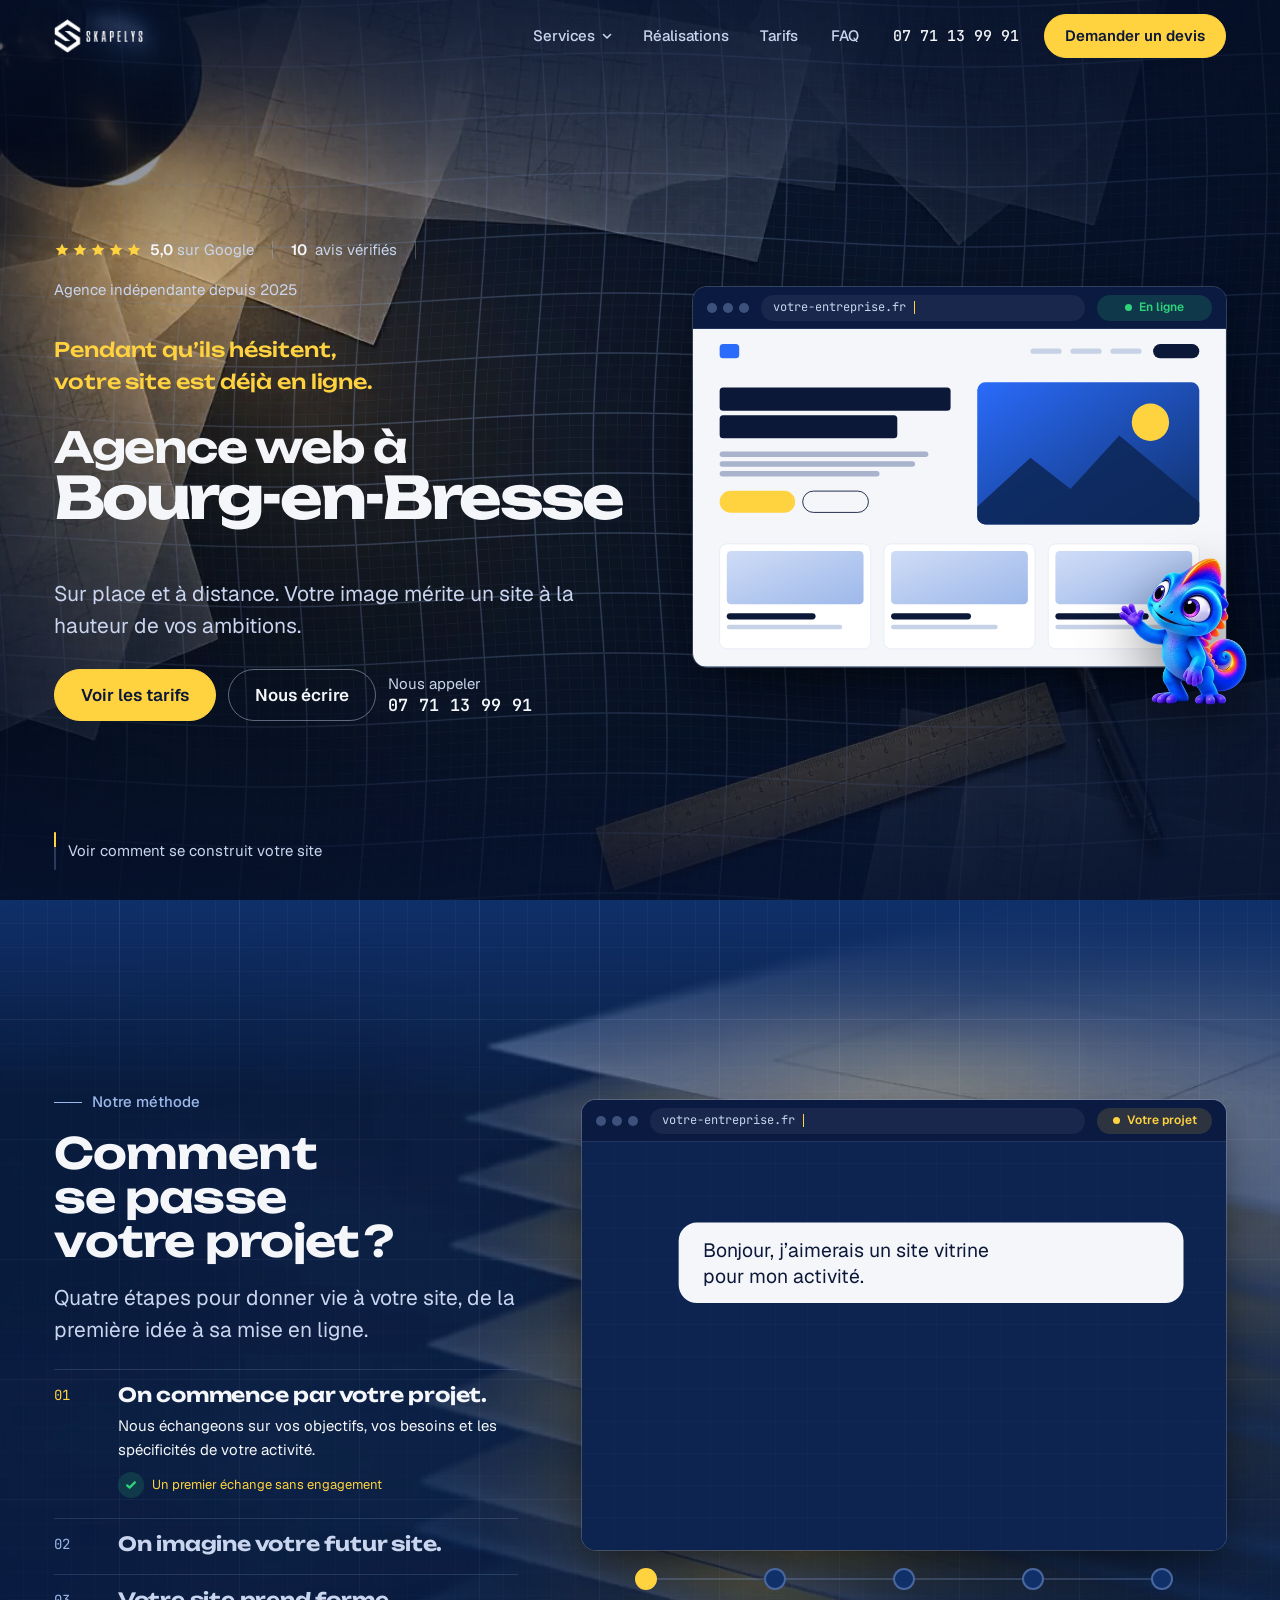
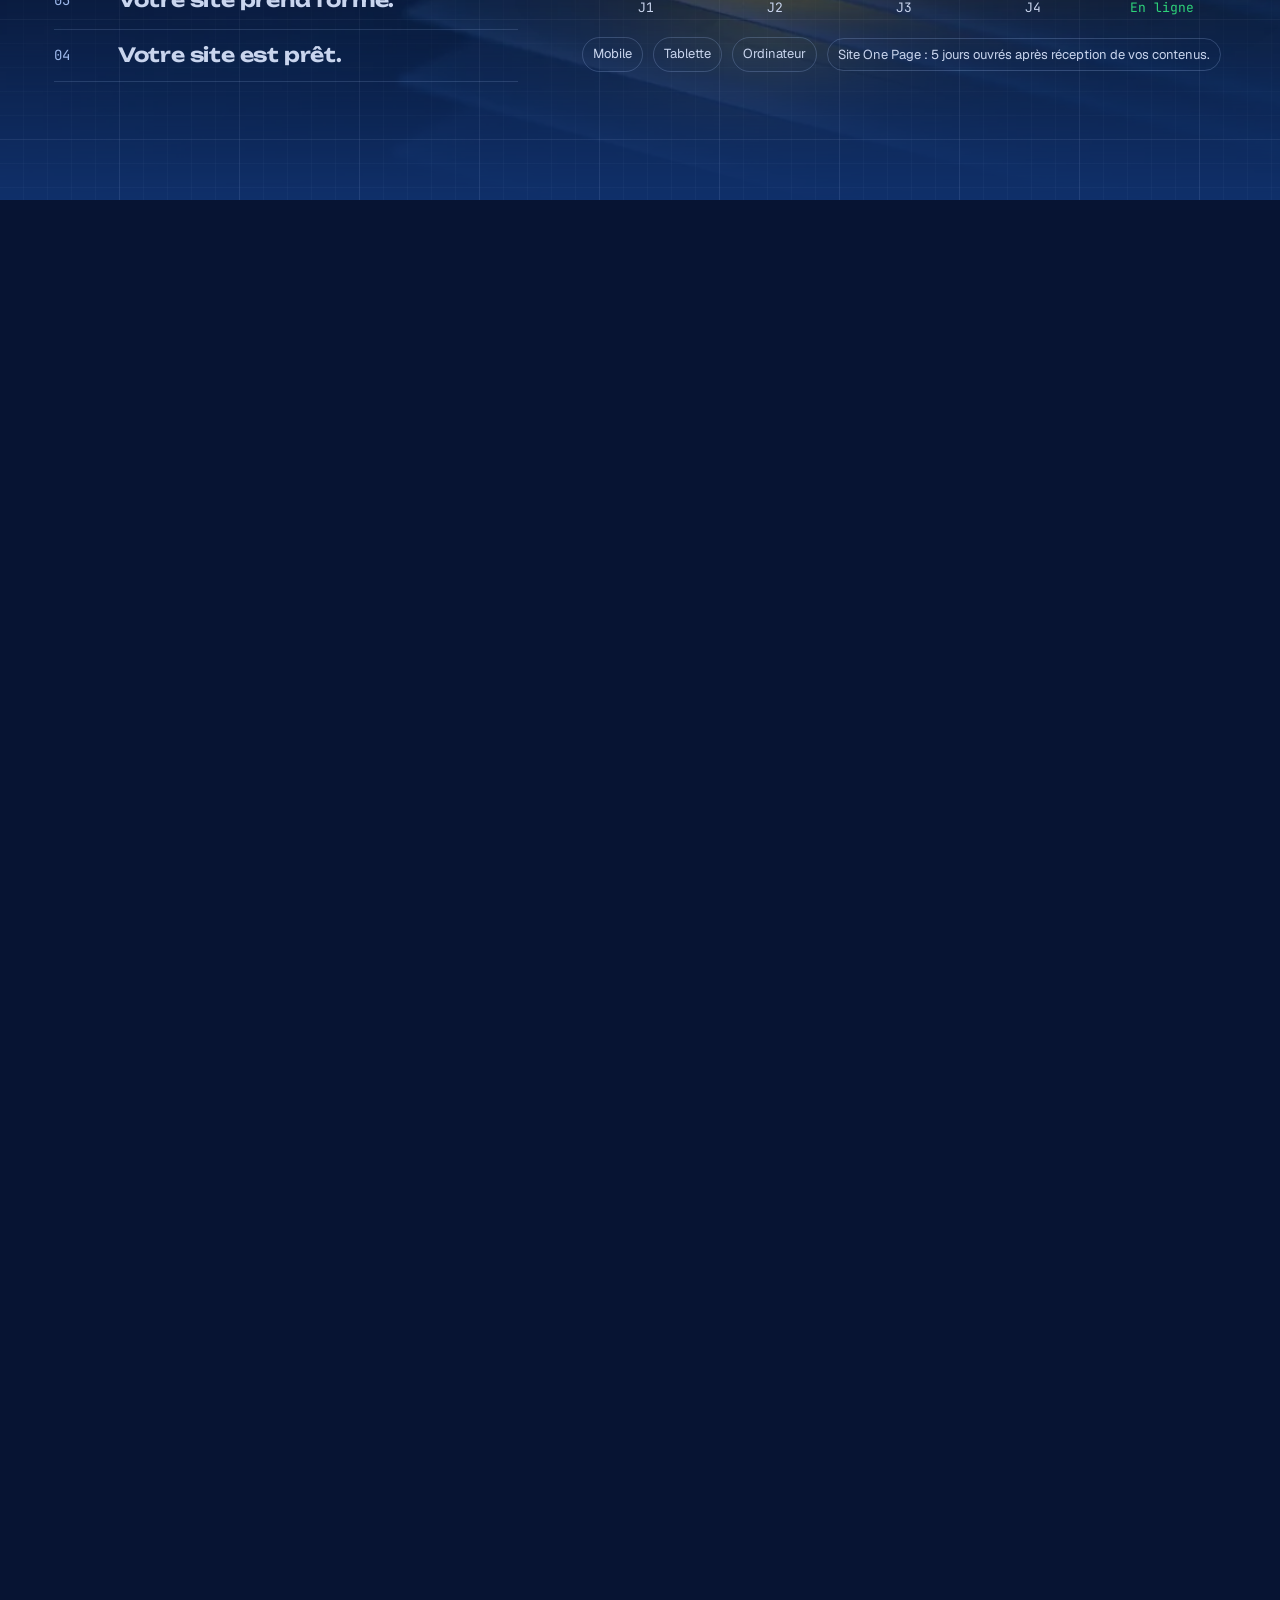
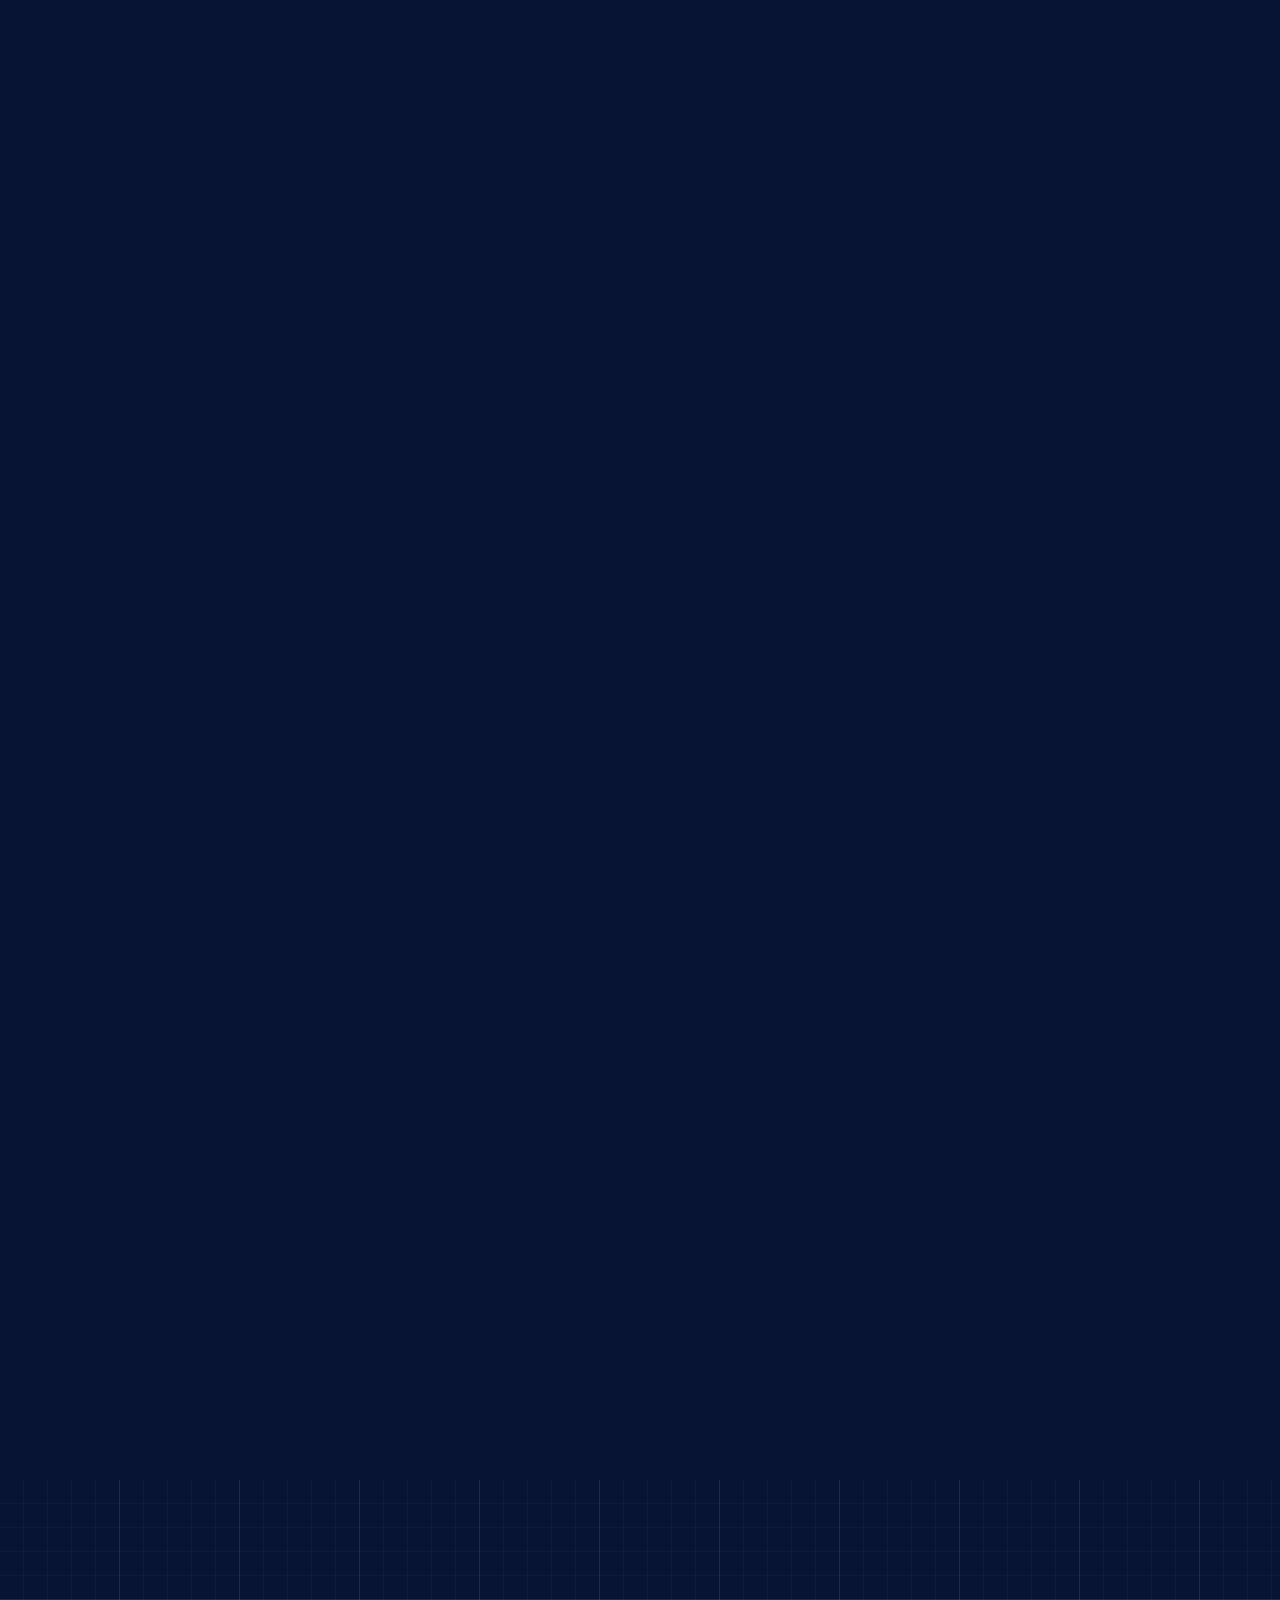
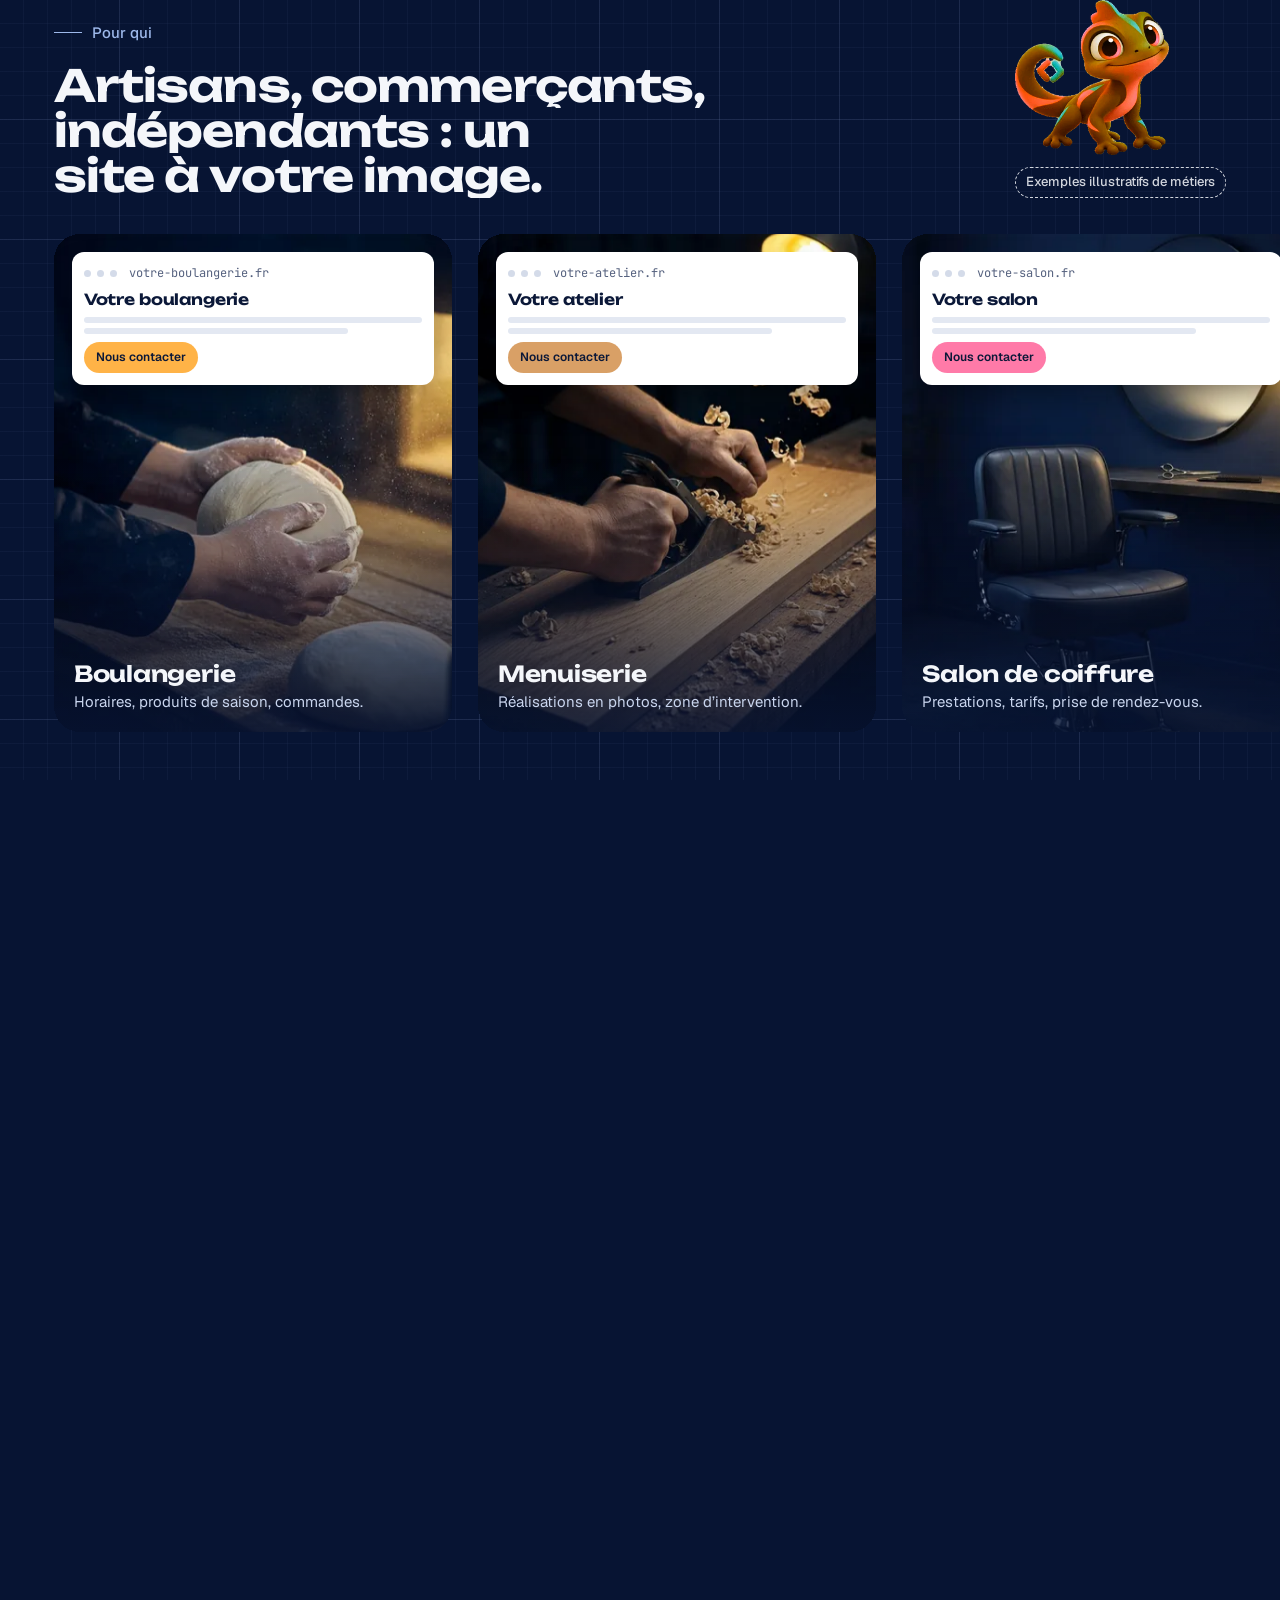
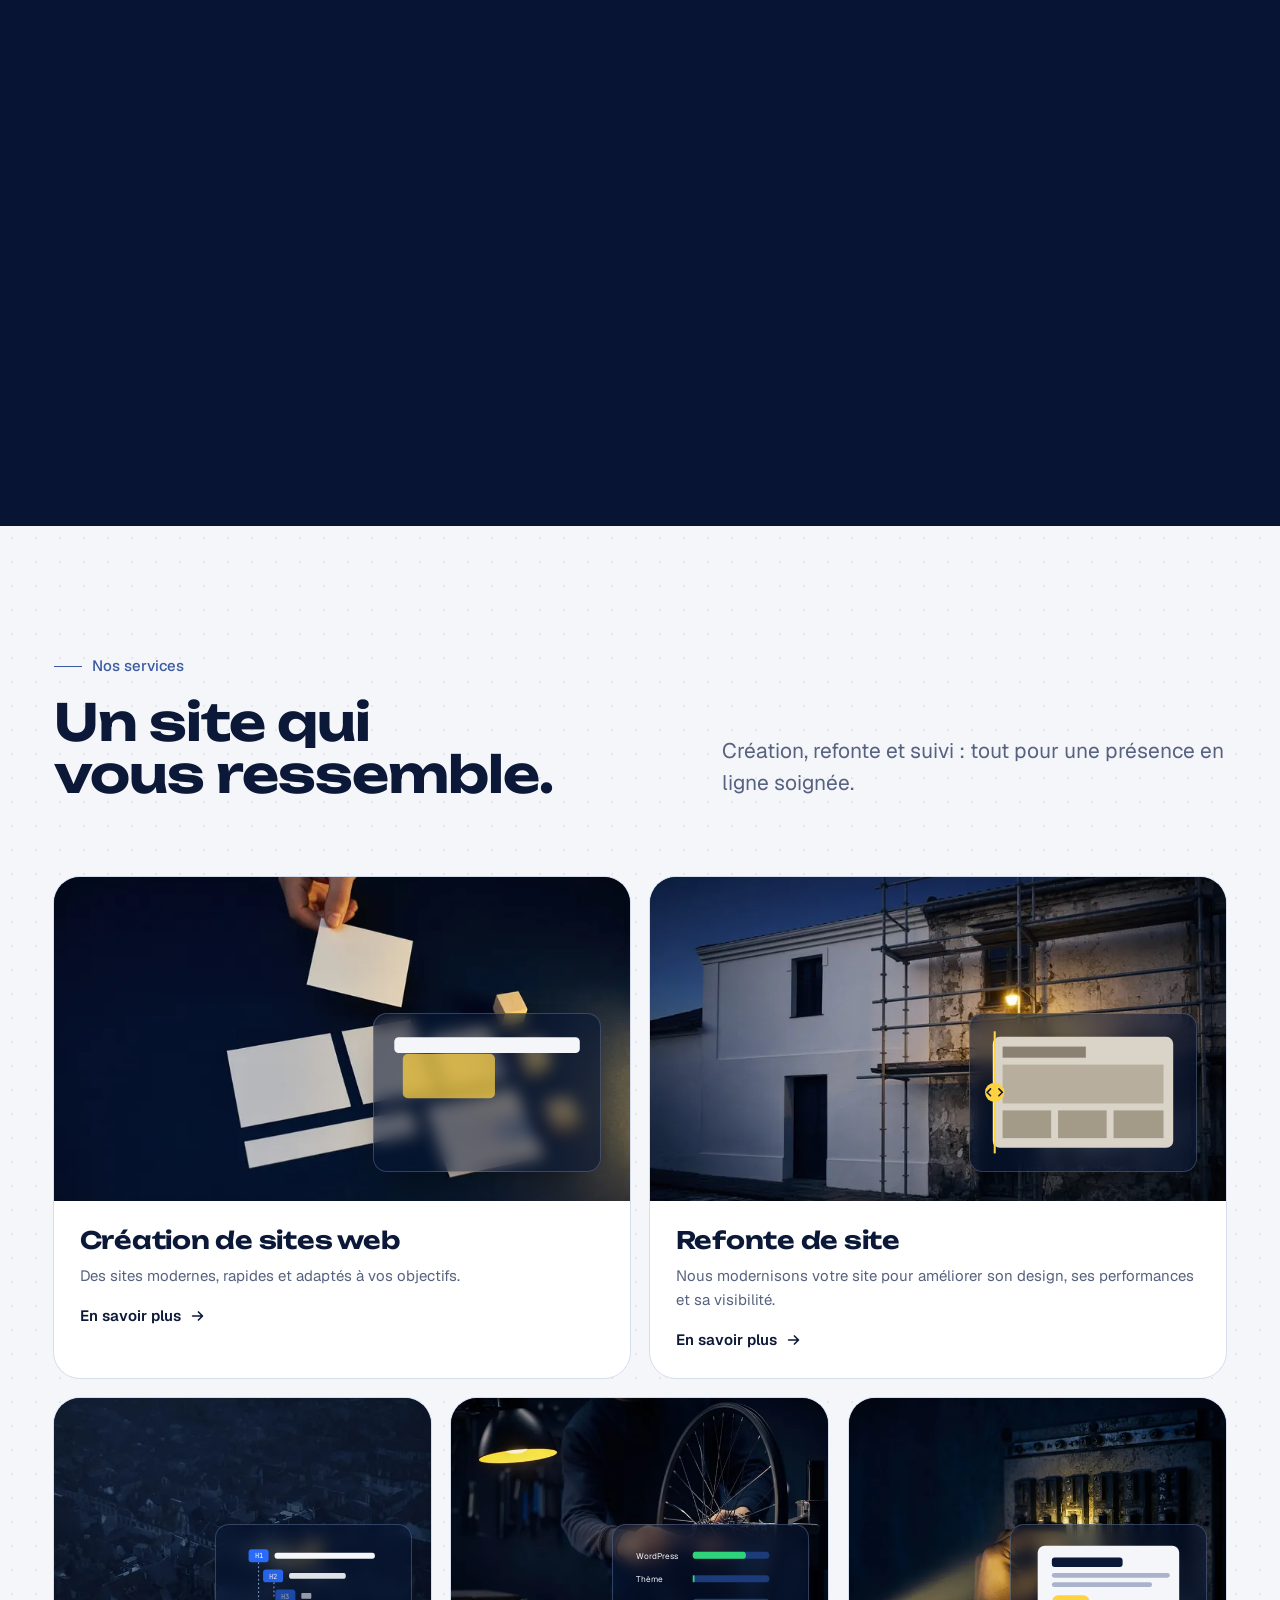
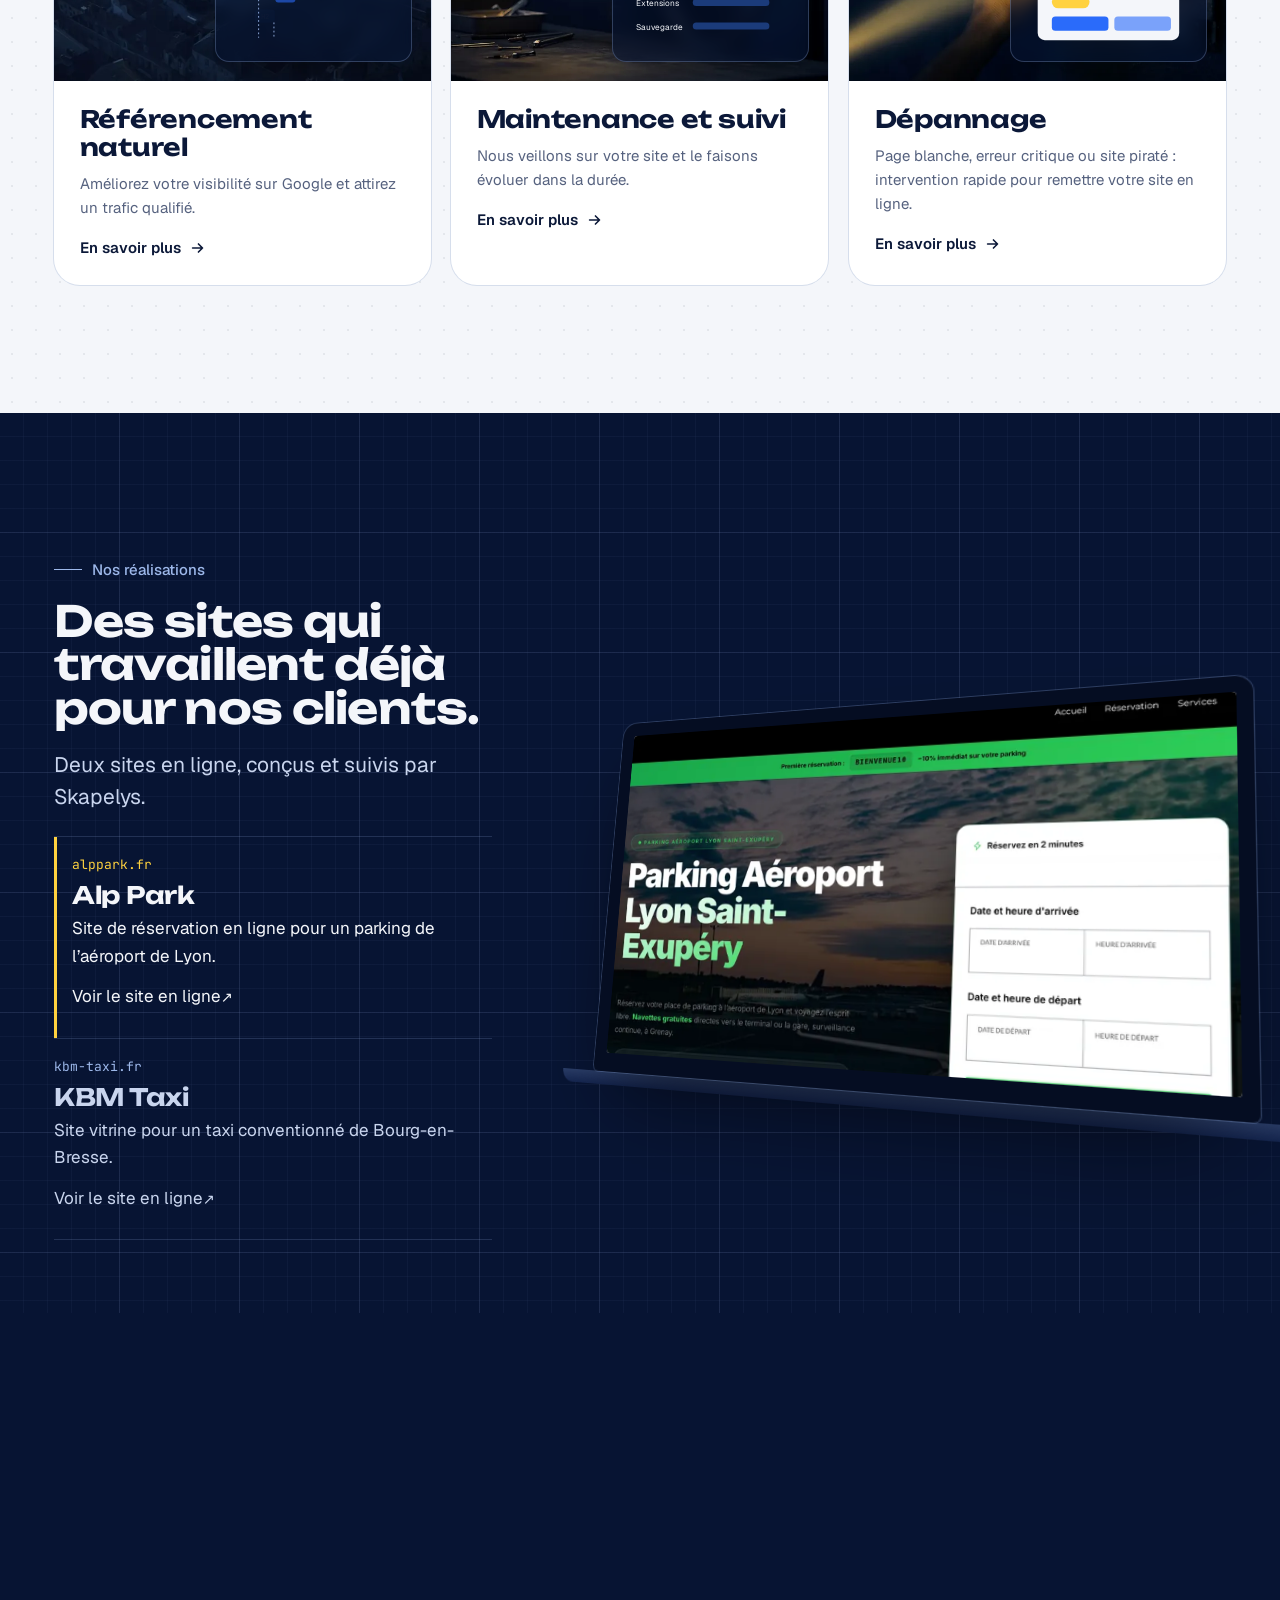
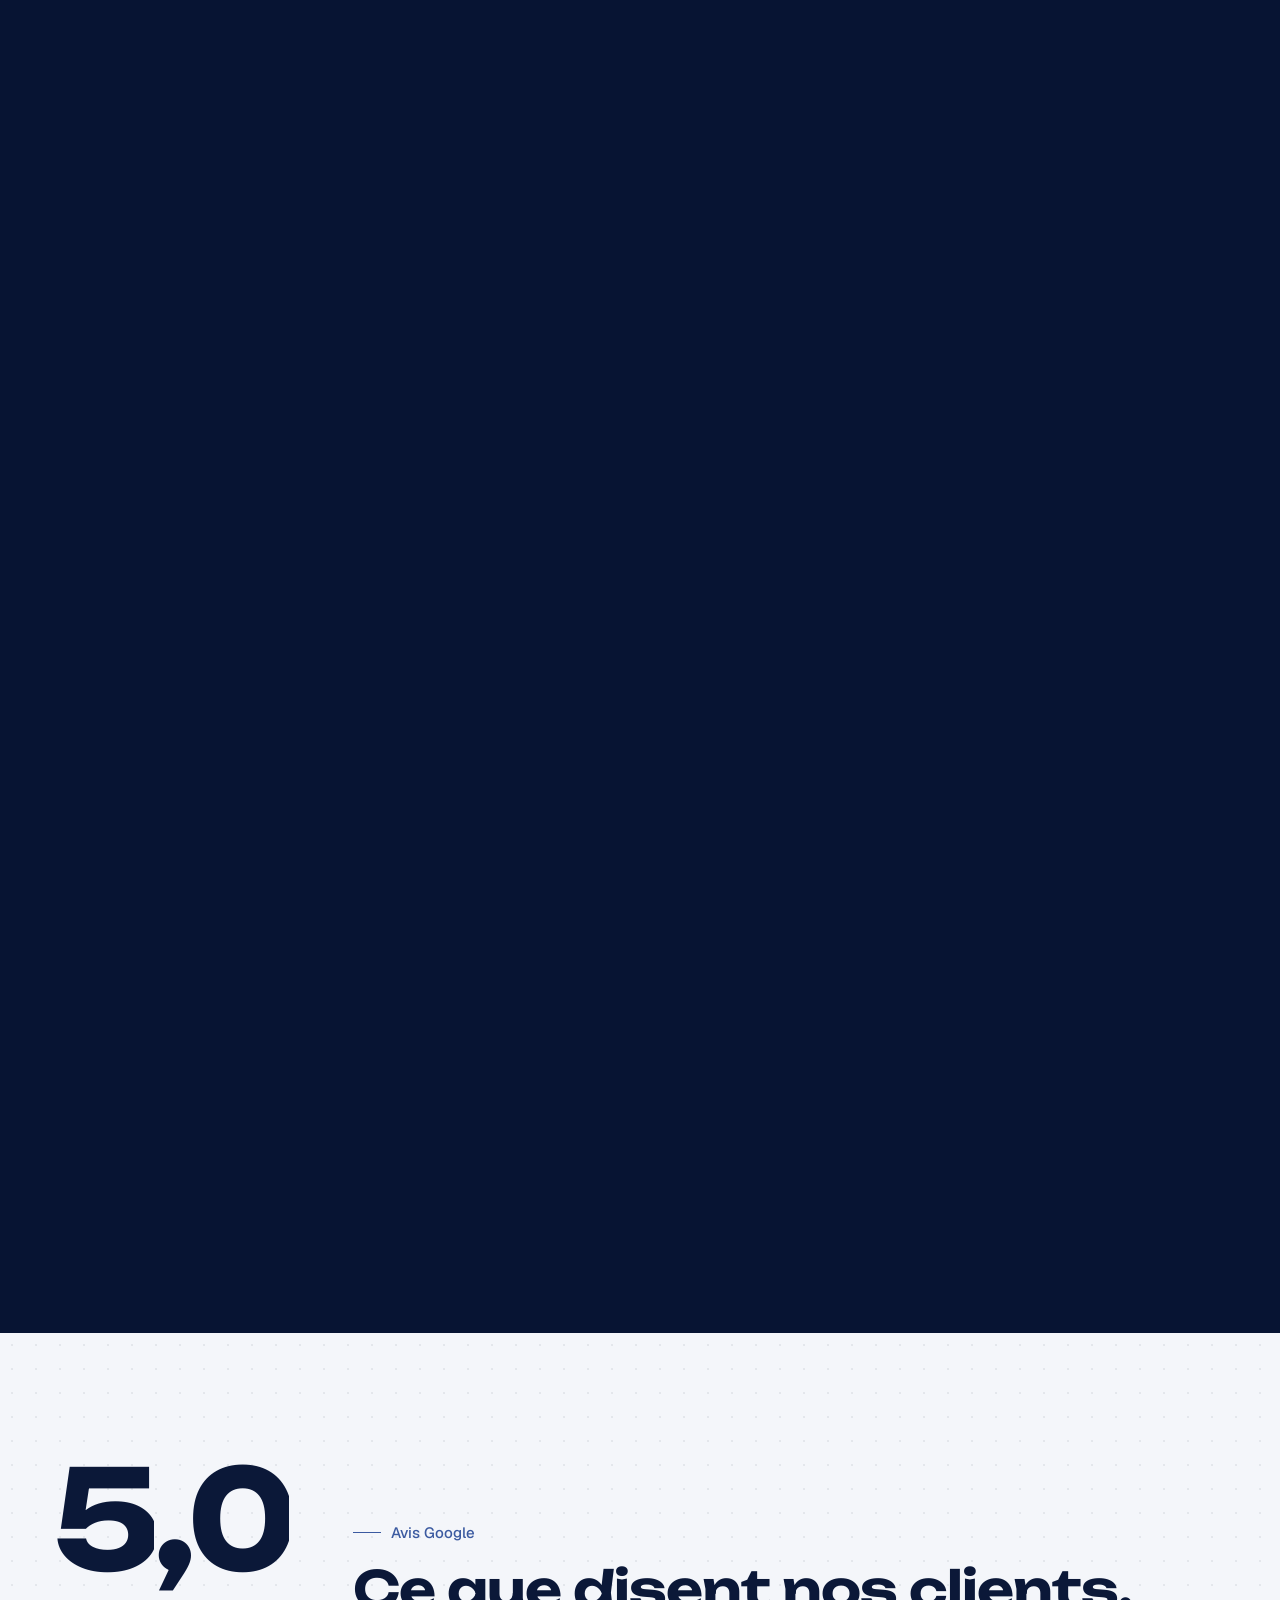
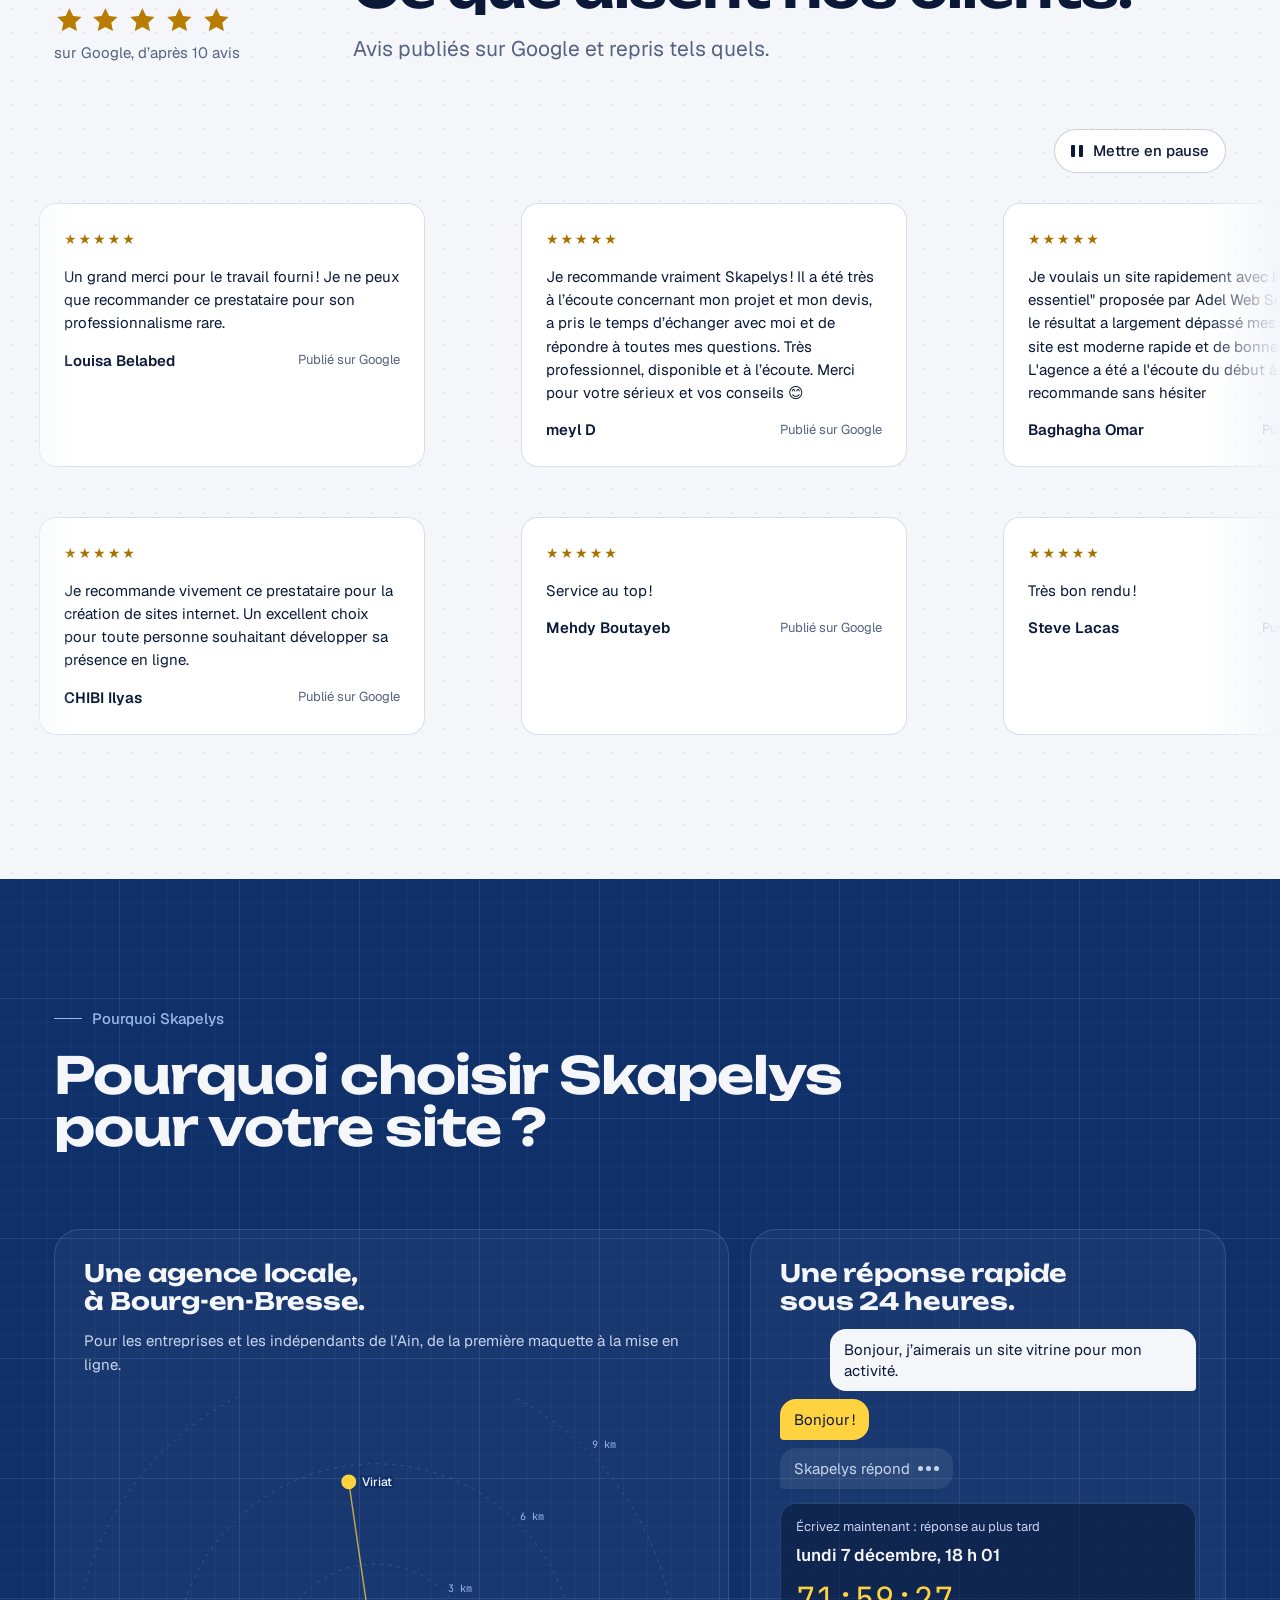
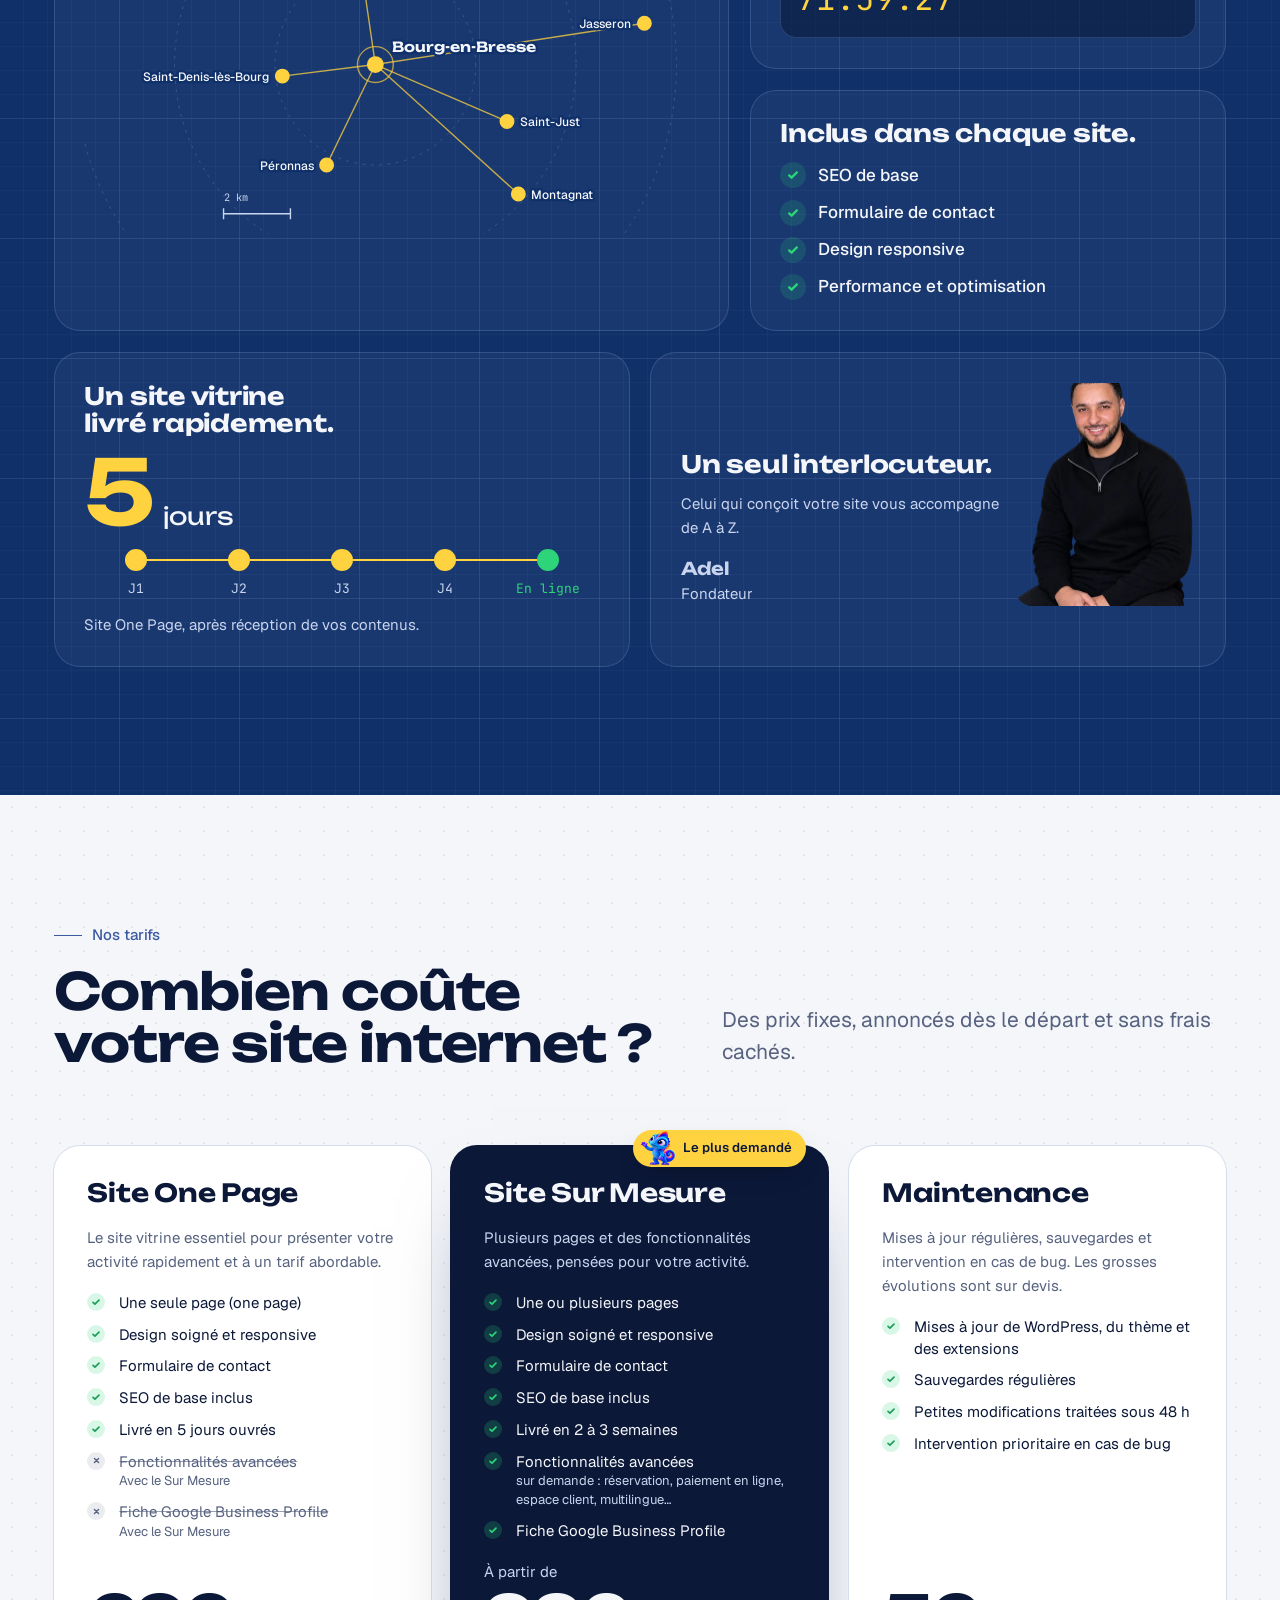
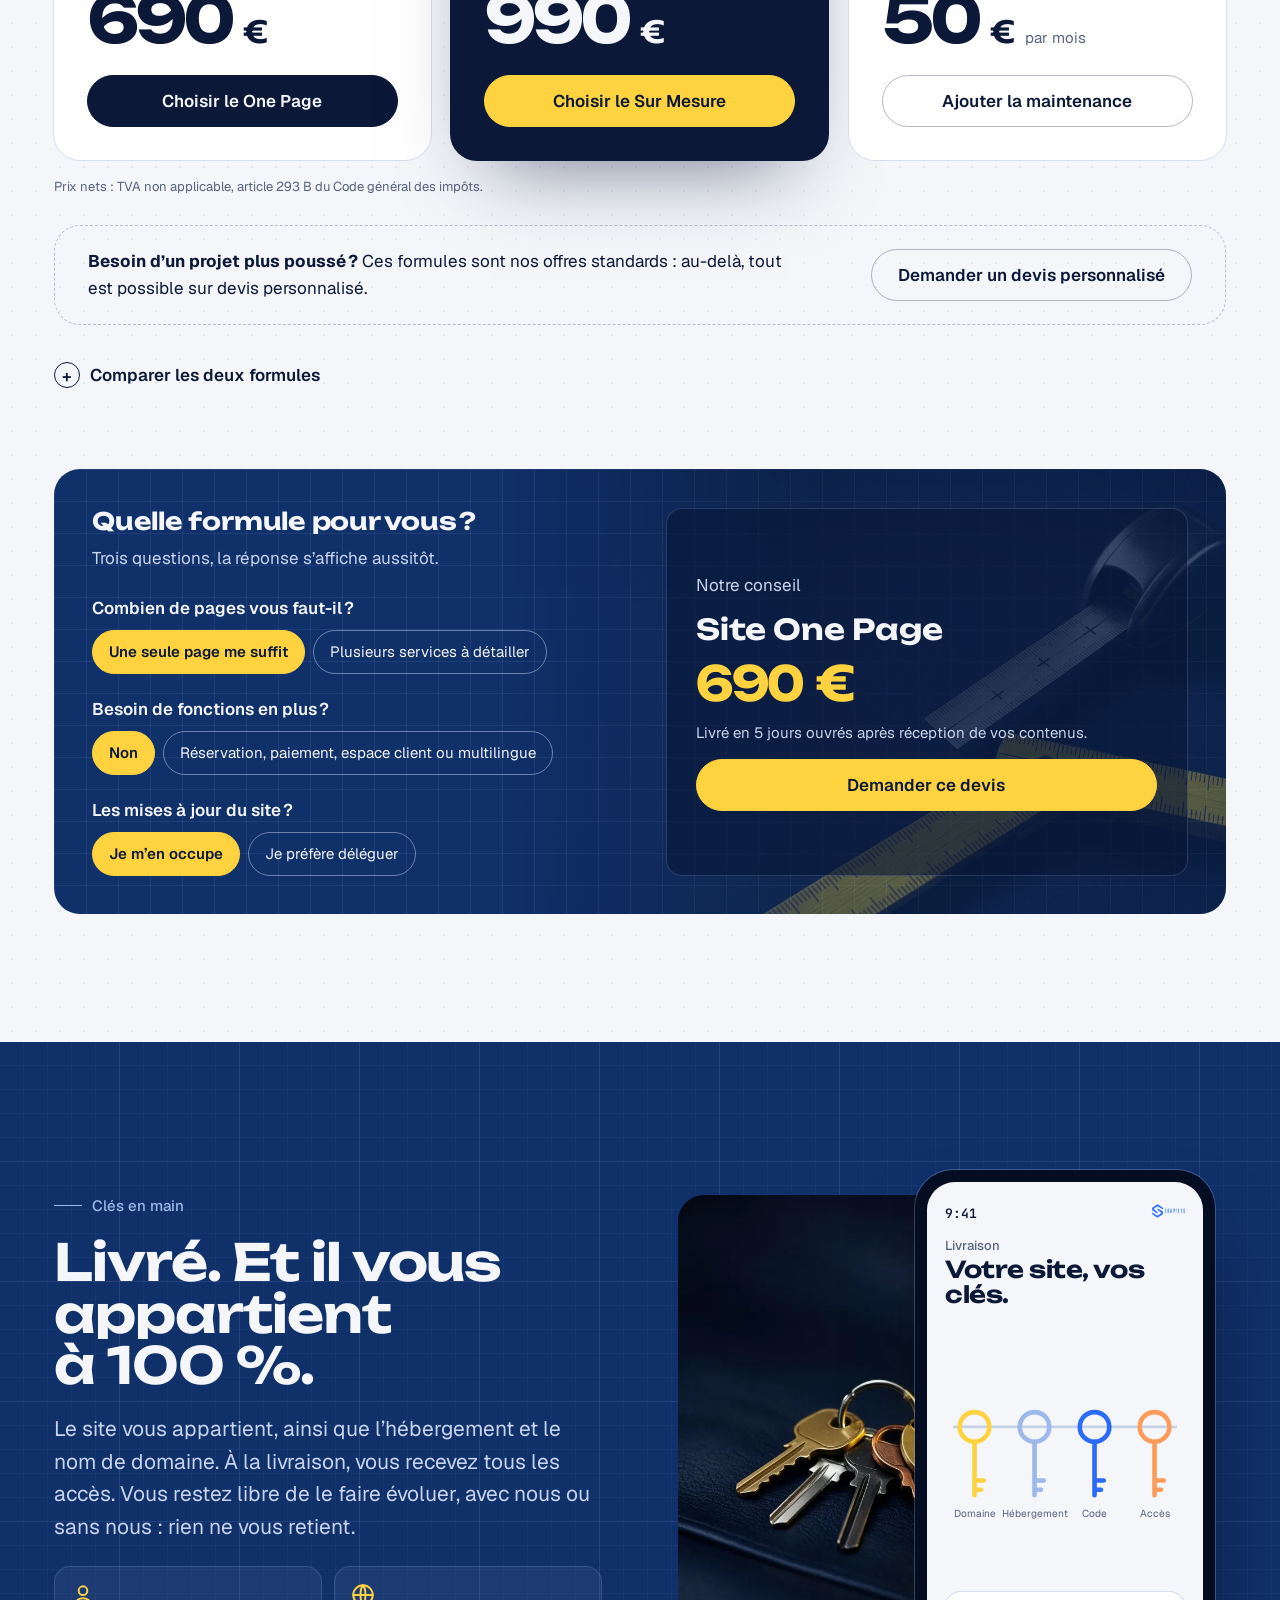
<file: index.html>
<!doctype html>
<html lang="fr" class="no-js intro">
<head>
<meta charset="utf-8">
<meta name="viewport" content="width=device-width, initial-scale=1, viewport-fit=cover">
<title>Agence web à Bourg-en-Bresse et dans l’Ain | Skapelys</title>
<meta name="claude:viewport-fit-sides" content="cover">
<meta name="description" content="Agence web à Bourg-en-Bresse : création de site internet dès 690 €, refonte, référencement et maintenance. Noté 5/5 sur Google. Devis gratuit sous 24 h.">
<meta name="robots" content="noindex, nofollow">
<meta name="theme-color" content="#071433">
<meta property="og:type" content="website">
<meta property="og:locale" content="fr_FR">
<meta property="og:site_name" content="Skapelys">
<meta property="og:title" content="Agence web à Bourg-en-Bresse et dans l’Ain | Skapelys">
<meta property="og:description" content="Agence web à Bourg-en-Bresse : création de site internet dès 690 €, refonte, référencement et maintenance. Noté 5/5 sur Google. Devis gratuit sous 24 h.">
<meta property="og:url" content="https://skapelys-maquette.vercel.app/">
<meta property="og:image" content="https://skapelys-maquette.vercel.app/assets/og/accueil.jpg">
<meta property="og:image:type" content="image/jpeg">
<meta property="og:image:width" content="1200">
<meta property="og:image:height" content="630">
<meta property="og:image:alt" content="Skapelys, agence web à Bourg-en-Bresse : un site en construction dans une fenêtre de navigateur">
<meta name="twitter:card" content="summary_large_image">
<meta name="twitter:title" content="Agence web à Bourg-en-Bresse et dans l’Ain | Skapelys">
<meta name="twitter:description" content="Agence web à Bourg-en-Bresse : création de site internet dès 690 €, refonte, référencement et maintenance. Noté 5/5 sur Google. Devis gratuit sous 24 h.">
<meta name="twitter:image" content="https://skapelys-maquette.vercel.app/assets/og/accueil.jpg">
<link rel="icon" type="image/png" sizes="32x32" href="assets/img/marque/favicon-32.png">
<link rel="icon" type="image/png" sizes="64x64" href="assets/img/marque/favicon-64.png">
<link rel="apple-touch-icon" href="assets/img/marque/apple-touch-icon.png">
<link rel="preload" href="assets/fonts/unbounded.woff2" as="font" type="font/woff2" crossorigin>
<link rel="preload" href="assets/fonts/geist.woff2" as="font" type="font/woff2" crossorigin>
<style>html,body{background:#071433}</style>
<link rel="stylesheet" href="assets/css/site.css?v=5">
<script>
(function(){var d=document.documentElement;d.classList.remove('no-js');d.classList.add('js','intro');var m='';try{m=localStorage.getItem('sk-motion')||''}catch(e){}var r=window.matchMedia&&matchMedia('(prefers-reduced-motion: reduce)').matches;if(m==='reduce'||(r&&m!=='full')){d.classList.add('motion-reduce');d.classList.remove('intro')}else if(m==='full'){d.classList.add('motion-full')}setTimeout(function(){d.classList.remove('intro')},2900)})();
</script>
<script type="application/ld+json">{"@context": "https://schema.org", "@type": "ProfessionalService", "name": "Skapelys", "description": "Agence web à Bourg-en-Bresse : création de site internet, refonte, référencement et maintenance.", "url": "https://skapelys.fr", "telephone": "+33 7 71 13 99 91", "email": "contact@skapelys.fr", "address": {"@type": "PostalAddress", "streetAddress": "13 allée des Piverts", "postalCode": "01000", "addressLocality": "Bourg-en-Bresse", "addressCountry": "FR"}, "areaServed": ["Bourg-en-Bresse", "Viriat", "Péronnas", "Montagnat", "Saint-Denis-lès-Bourg", "Jasseron", "Saint-Just", "Ain"], "makesOffer": [{"@type": "Offer", "name": "Site One Page", "price": "690", "priceCurrency": "EUR"}, {"@type": "Offer", "name": "Site Sur Mesure", "price": "990", "priceCurrency": "EUR", "description": "À partir de 990 €"}, {"@type": "Offer", "name": "Maintenance", "price": "50", "priceCurrency": "EUR", "description": "Par mois"}]}</script>
<script defer src="assets/vendor/gsap/gsap.min.js"></script>
<script defer src="assets/vendor/gsap/ScrollTrigger.min.js"></script>
<script defer src="assets/vendor/gsap/SplitText.min.js"></script>
<link rel="modulepreload" href="assets/js/main.js?v=5">
<link rel="modulepreload" href="assets/js/modules/core.js?v=5">
<link rel="modulepreload" href="assets/js/modules/sections.js?v=5">
<link rel="modulepreload" href="assets/js/modules/deadline.js?v=5">
<script type="module" src="assets/js/main.js?v=5"></script>
</head>
<body data-page="accueil">
<a class="skip" href="#contenu">Aller au contenu</a>
<div class="curtain" aria-hidden="true"><i></i><i></i><i></i><i></i><i></i><img class="curtain-logo" src="assets/img/marque/logo-symbole.webp" alt="" width="182" height="182"></div>
<header class="site-header" id="haut">
  <div class="wrap">
    <a class="brand" href="/" aria-label="Skapelys, accueil">
      <img src="assets/img/marque/logo-blanc.webp" alt="Skapelys" width="388" height="147" decoding="async" fetchpriority="high">
    </a>
    <nav class="nav" aria-label="Navigation principale">
      <div class="nav-item">
        <button class="nav-trigger" type="button" aria-expanded="false" aria-controls="menu-services">Services<svg viewBox="0 0 12 12" width="12" height="12" aria-hidden="true"><path d="M2.5 4.5L6 8l3.5-3.5" fill="none" stroke="currentColor" stroke-width="1.6" stroke-linecap="round" stroke-linejoin="round"/></svg></button>
        <div class="mega" id="menu-services" hidden>
          <ul class="mega-list"><li><a class="mega-item" href="/creation-site-web-bourg-en-bresse"><span class="mega-thumb"><img src="assets/img/grok/service-creation-760.webp" alt="" width="160" height="107" loading="lazy" decoding="async"></span><span class="mega-txt"><strong>Création de site</strong><span>Vitrine dès 690 €, sur mesure dès 990 €</span></span></a></li><li><a class="mega-item" href="/refonte-site-internet-bourg-en-bresse"><span class="mega-thumb"><img src="assets/img/grok/service-refonte-760.webp" alt="" width="160" height="107" loading="lazy" decoding="async"></span><span class="mega-txt"><strong>Refonte de site</strong><span>Remettre à neuf sans perdre son référencement</span></span></a></li><li><a class="mega-item" href="/referencement-seo-bourg-en-bresse"><span class="mega-thumb"><img src="assets/img/grok/service-seo-760.webp" alt="" width="160" height="107" loading="lazy" decoding="async"></span><span class="mega-txt"><strong>Référencement SEO</strong><span>Monter dans les résultats de Google</span></span></a></li><li><a class="mega-item" href="/maintenance-site-wordpress-bourg-en-bresse"><span class="mega-thumb"><img src="assets/img/grok/service-maintenance-760.webp" alt="" width="160" height="107" loading="lazy" decoding="async"></span><span class="mega-txt"><strong>Maintenance</strong><span>Mises à jour et sauvegardes, 50 € par mois</span></span></a></li><li><a class="mega-item" href="/depannage-site-wordpress-bourg-en-bresse"><span class="mega-thumb"><img src="assets/img/grok/service-depannage-760.webp" alt="" width="160" height="107" loading="lazy" decoding="async"></span><span class="mega-txt"><strong>Dépannage</strong><span>Page blanche, erreur, site piraté</span></span></a></li></ul>
          <a class="mega-all" href="#services">Voir tous les services sur l’accueil</a>
        </div>
      </div>
      <a href="#realisations">Réalisations</a><a href="#tarifs">Tarifs</a><a href="#faq">FAQ</a>
      <a class="nav-phone" href="tel:+33771139991">07 71 13 99 91</a>
      <a class="btn" href="#contact" data-magnetic><span class="btn-label">Demander un devis</span></a>
    </nav>
    <button class="burger" type="button" aria-expanded="false" aria-controls="menu-mobile" aria-label="Ouvrir le menu"><span></span><span></span></button>
  </div>
  <div class="progress" aria-hidden="true"><i class="progress-fill"></i></div>
</header>
<div class="mobile-menu" id="menu-mobile" hidden>
  
  <div class="mm-group"><span class="mm-label">Services</span><ul><li><a href="/creation-site-web-bourg-en-bresse" data-close>Création de site</a></li><li><a href="/refonte-site-internet-bourg-en-bresse" data-close>Refonte de site</a></li><li><a href="/referencement-seo-bourg-en-bresse" data-close>Référencement SEO</a></li><li><a href="/maintenance-site-wordpress-bourg-en-bresse" data-close>Maintenance</a></li><li><a href="/depannage-site-wordpress-bourg-en-bresse" data-close>Dépannage</a></li></ul></div>
  <a href="#realisations" data-close>Réalisations</a><a href="#tarifs" data-close>Tarifs</a><a href="#faq" data-close>FAQ</a>
  <div class="mm-foot">
    <span class="muted">Téléphone</span>
    <a href="tel:+33771139991" class="cote">07 71 13 99 91</a>
    <span class="muted">E-mail</span>
    <a href="mailto:contact@skapelys.fr">contact@skapelys.fr</a>
    <div class="btn-row"><a class="btn" href="#contact" data-close><span class="btn-label">Demander un devis</span></a><a class="btn btn--line" href="https://wa.me/33771139991" target="_blank" rel="noopener"><span class="btn-label">WhatsApp</span></a></div>
  </div>
</div>
<nav class="action-bar" aria-label="Contact rapide">
  <a href="tel:+33771139991">Appeler</a>
  <a href="https://wa.me/33771139991" target="_blank" rel="noopener">WhatsApp</a>
  <a class="primary" href="#contact">Devis gratuit</a>
</nav>
<div class="reticle" aria-hidden="true"><div class="reticle-cross"></div></div>
<div class="reticle-box" aria-hidden="true"></div>
<div class="reticle-label" aria-hidden="true"></div>
<main id="contenu">
<section class="hero" id="ouverture" aria-labelledby="hero-titre" data-hero>
  <div class="hero-bg"><picture><source media="(max-width: 700px)" srcset="assets/img/grok/accueil-ouverture-mobile-480.webp 480w, assets/img/grok/accueil-ouverture-mobile-784.webp 784w" sizes="100vw" width="784" height="1168"><img src="assets/img/grok/accueil-ouverture-1168.webp" alt="" width="1168" height="784" decoding="async" srcset="assets/img/grok/accueil-ouverture-760.webp 760w, assets/img/grok/accueil-ouverture-1168.webp 1168w" sizes="100vw" fetchpriority="high"></picture></div>
  <div class="hero-fallback" aria-hidden="true"></div>
  <div class="hero-gl" aria-hidden="true" data-gl></div>
  <div class="hero-vignette" aria-hidden="true"></div>
  <div class="wrap">
    <div class="hero-copy">
      <div class="proof" data-intro>
        <span class="proof-item"><span class="stars" aria-hidden="true"><svg viewBox="0 0 24 24" aria-hidden="true" width="16" height="16"><path fill="currentColor" d="M12 2.6l2.9 6 6.6.8-4.9 4.5 1.3 6.5L12 17.2l-5.9 3.2 1.3-6.5L2.5 9.4l6.6-.8z"/></svg><svg viewBox="0 0 24 24" aria-hidden="true" width="16" height="16"><path fill="currentColor" d="M12 2.6l2.9 6 6.6.8-4.9 4.5 1.3 6.5L12 17.2l-5.9 3.2 1.3-6.5L2.5 9.4l6.6-.8z"/></svg><svg viewBox="0 0 24 24" aria-hidden="true" width="16" height="16"><path fill="currentColor" d="M12 2.6l2.9 6 6.6.8-4.9 4.5 1.3 6.5L12 17.2l-5.9 3.2 1.3-6.5L2.5 9.4l6.6-.8z"/></svg><svg viewBox="0 0 24 24" aria-hidden="true" width="16" height="16"><path fill="currentColor" d="M12 2.6l2.9 6 6.6.8-4.9 4.5 1.3 6.5L12 17.2l-5.9 3.2 1.3-6.5L2.5 9.4l6.6-.8z"/></svg><svg viewBox="0 0 24 24" aria-hidden="true" width="16" height="16"><path fill="currentColor" d="M12 2.6l2.9 6 6.6.8-4.9 4.5 1.3 6.5L12 17.2l-5.9 3.2 1.3-6.5L2.5 9.4l6.6-.8z"/></svg></span><span><strong>5,0</strong> sur Google</span></span>
        <span class="proof-sep" aria-hidden="true"></span>
        <span class="proof-item"><strong>10</strong> avis vérifiés</span>
        <span class="proof-sep" aria-hidden="true"></span>
        <span class="proof-item">Agence indépendante depuis 2025</span>
      </div>
      <p class="kicker" data-intro>Pendant qu’ils hésitent, votre site est déjà en ligne.</p>
      <h1 id="hero-titre"><span class="h1-main" data-hero-title><span class="h1-a">Agence web à</span> <span class="h1-b"><span class="nw">Bourg-en-Bresse</span></span></span></h1>
      <p class="h1-sub" data-intro>Sur place et à distance. Votre image mérite un site à la hauteur de vos ambitions.</p>
      <div class="btn-row" data-intro>
        <a class="btn" href="#tarifs" data-magnetic><span class="btn-label">Voir les tarifs</span></a>
        <a class="btn btn--line" href="#contact" data-magnetic><span class="btn-label">Nous écrire</span></a>
        <span class="phone-inline"><span class="muted">Nous appeler</span><strong>07 71 13 99 91</strong></span>
      </div>
    </div>
    <div class="hero-visual" data-intro-visual>
      <div class="browser" data-browser="hero">
  <div class="browser-bar"><div class="browser-dots" aria-hidden="true"><i></i><i></i><i></i></div>
    <div class="browser-url"><span class="url-text">votre-entreprise.fr</span><span class="caret" aria-hidden="true"></span></div>
    <span class="browser-status is-live" aria-live="polite"><i aria-hidden="true"></i><span class="st-text">En ligne</span></span></div>
  <div class="browser-view"><svg class="site-svg" viewBox="0 0 1200 760" role="img" aria-label="Maquette d’un site en construction : grille, plan filaire puis site terminé">
<defs>
  <linearGradient id="hg-hero" x1="0" y1="0" x2="1" y2="1"><stop offset="0" stop-color="#2a6bfa"/><stop offset="1" stop-color="#10306a"/></linearGradient>
  <linearGradient id="cg-hero" x1="0" y1="0" x2="1" y2="1"><stop offset="0" stop-color="#cfdcf6"/><stop offset="1" stop-color="#9db8ea"/></linearGradient>
</defs>
<rect class="s-bg" width="1200" height="760" fill="#0d2350"/>
<path class="s-grid" d="M60 0V760M120 0V760M180 0V760M240 0V760M300 0V760M360 0V760M420 0V760M480 0V760M540 0V760M600 0V760M660 0V760M720 0V760M780 0V760M840 0V760M900 0V760M960 0V760M1020 0V760M1080 0V760M1140 0V760M0 40H1200M0 100H1200M0 160H1200M0 220H1200M0 280H1200M0 340H1200M0 400H1200M0 460H1200M0 520H1200M0 580H1200M0 640H1200M0 700H1200" stroke="#9db8ea" stroke-opacity=".16" stroke-width="1" fill="none"/>
<g class="s-paper"><rect width="1200" height="760" fill="#f4f6fa"/></g>
<g class="s-wire" fill="none" stroke="#9db8ea" stroke-width="2">
  <rect pathLength="1" x="60" y="34" width="44" height="32" rx="8"/>
  <rect pathLength="1" x="760" y="44" width="70" height="12" rx="6"/><rect pathLength="1" x="850" y="44" width="70" height="12" rx="6"/><rect pathLength="1" x="940" y="44" width="70" height="12" rx="6"/>
  <rect pathLength="1" x="1036" y="34" width="104" height="32" rx="16"/>
  <rect pathLength="1" x="60" y="132" width="520" height="52" rx="8"/><rect pathLength="1" x="60" y="194" width="400" height="52" rx="8"/>
  <rect pathLength="1" x="60" y="276" width="470" height="12" rx="6"/><rect pathLength="1" x="60" y="298" width="440" height="12" rx="6"/><rect pathLength="1" x="60" y="320" width="360" height="12" rx="6"/>
  <rect pathLength="1" x="60" y="364" width="170" height="50" rx="25"/><rect pathLength="1" x="246" y="364" width="150" height="50" rx="25"/>
  <rect pathLength="1" x="640" y="120" width="500" height="320" rx="18"/><path pathLength="1" d="M640 120L1140 440M1140 120L640 440"/>
  <rect pathLength="1" x="60" y="484" width="340" height="236" rx="16"/><rect pathLength="1" x="430" y="484" width="340" height="236" rx="16"/><rect pathLength="1" x="800" y="484" width="340" height="236" rx="16"/>
</g>
<g class="s-fill">
  <rect class="sf" x="60" y="34" width="44" height="32" rx="8" fill="#2a6bfa"/>
  <rect class="sf" x="760" y="44" width="70" height="12" rx="6" fill="#c8d2e6"/><rect class="sf" x="850" y="44" width="70" height="12" rx="6" fill="#c8d2e6"/><rect class="sf" x="940" y="44" width="70" height="12" rx="6" fill="#c8d2e6"/>
  <rect class="sf" x="1036" y="34" width="104" height="32" rx="16" fill="#0b1838"/>
  <rect class="sf" x="60" y="132" width="520" height="52" rx="8" fill="#0b1838"/><rect class="sf" x="60" y="194" width="400" height="52" rx="8" fill="#0b1838"/>
  <rect class="sf" x="60" y="276" width="470" height="12" rx="6" fill="#a9b4cc"/><rect class="sf" x="60" y="298" width="440" height="12" rx="6" fill="#a9b4cc"/><rect class="sf" x="60" y="320" width="360" height="12" rx="6" fill="#a9b4cc"/>
  <rect class="sf" x="60" y="364" width="170" height="50" rx="25" fill="#ffd23f"/><rect class="sf" x="247" y="365" width="148" height="48" rx="24" fill="none" stroke="#0b1838" stroke-width="2"/>
  <g class="sf"><rect x="640" y="120" width="500" height="320" rx="18" fill="url(#hg-hero)"/><circle cx="1030" cy="210" r="42" fill="#ffd23f"/><path d="M640 400l120-110 90 70 110-120 180 150v32a18 18 0 0 1-18 18H658a18 18 0 0 1-18-18z" fill="#0c2656" opacity=".85"/></g>
  <g class="sf"><rect x="60" y="484" width="340" height="236" rx="16" fill="#fff" stroke="#d6deec"/><rect x="76" y="500" width="308" height="120" rx="10" fill="url(#cg-hero)"/><rect x="76" y="640" width="200" height="14" rx="7" fill="#0b1838"/><rect x="76" y="666" width="260" height="10" rx="5" fill="#c8d2e6"/></g>
  <g class="sf"><rect x="430" y="484" width="340" height="236" rx="16" fill="#fff" stroke="#d6deec"/><rect x="446" y="500" width="308" height="120" rx="10" fill="url(#cg-hero)"/><rect x="446" y="640" width="180" height="14" rx="7" fill="#0b1838"/><rect x="446" y="666" width="240" height="10" rx="5" fill="#c8d2e6"/></g>
  <g class="sf"><rect x="800" y="484" width="340" height="236" rx="16" fill="#fff" stroke="#d6deec"/><rect x="816" y="500" width="308" height="120" rx="10" fill="url(#cg-hero)"/><rect x="816" y="640" width="210" height="14" rx="7" fill="#0b1838"/><rect x="816" y="666" width="250" height="10" rx="5" fill="#c8d2e6"/></g>
</g>
<g class="s-cotes" opacity="0" font-family="JetBrains Mono, monospace" font-size="15" fill="#ffd23f">
  <path d="M60 12H1140M60 6v12M1140 6v12" stroke="#ffd23f" stroke-width="1.5"/>
  <rect x="556" y="2" width="88" height="20" rx="4" fill="#0d2350"/><text x="600" y="17" text-anchor="middle">1440 px</text>
  <path d="M34 132V246M28 132h12M28 246h12" stroke="#ffd23f" stroke-width="1.5"/>
  <text x="22" y="194" text-anchor="middle" transform="rotate(-90 22 194)">H1</text>
  <path d="M400 470h30M400 464v12M430 464v12" stroke="#ffd23f" stroke-width="1.5"/>
  <text x="415" y="462" text-anchor="middle">30</text>
</g>
<g class="s-chat" opacity="0" font-family="Geist, Arial, sans-serif" font-size="36">
  <rect x="180" y="150" width="940" height="150" rx="34" fill="#f4f6fa"/>
  <text x="226" y="214" fill="#0b1838">Bonjour, j’aimerais un site vitrine</text>
  <text x="226" y="262" fill="#0b1838">pour mon activité.</text>
  <rect x="80" y="330" width="280" height="88" rx="32" fill="#ffd23f"/>
  <text x="124" y="388" fill="#0b1838" font-weight="600">Bonjour !</text>
  <rect class="s-typing" x="80" y="448" width="430" height="84" rx="32" fill="#1b3b7a"/>
  <text class="s-typing" x="124" y="502" fill="#c9d5ee">Skapelys répond…</text>
</g>
</svg></div>
  
</div>
      <div class="mascot-peek" data-mascot><img src="assets/img/mascotte/mascotte-coucou-240.webp" alt="La mascotte caméléon de Skapelys salue" width="240" height="277" decoding="async"></div>
    </div>
  </div>
  <a class="scroll-cue" href="#methode" data-intro><span class="scroll-line" aria-hidden="true"><i></i></span>Voir comment se construit votre site</a>
</section><section class="band band--plan chantier" id="methode" aria-labelledby="methode-titre" data-chantier>
  <div class="chantier-pin">
    <div class="chantier-bg"><img src="assets/img/grok/accueil-chantier-calque-1168.webp" alt="" width="1168" height="784" decoding="async" loading="lazy" srcset="assets/img/grok/accueil-chantier-calque-760.webp 760w, assets/img/grok/accueil-chantier-calque-1168.webp 1168w" sizes="100vw"></div>
    <div class="wrap">
      <div class="chantier-text">
        <div class="sec-head" style="margin-bottom:0">
          <span class="eyebrow">Notre méthode</span>
          <h2 id="methode-titre">Comment se passe votre <span class="nw">projet ?</span></h2>
          <p class="lead">Quatre étapes pour donner vie à votre site, de la première idée à sa mise en ligne.</p>
        </div>
        <ol class="steps"><li class="step is-active" data-step-i="0"><h3>On commence par votre projet.</h3><div class="step-body"><div><p>Nous échangeons sur vos objectifs, vos besoins et les spécificités de votre activité.</p><span class="step-proof"><span class="check" aria-hidden="true"><svg viewBox="0 0 16 16"><path d="M3.6 8.4l2.8 2.6L12.4 5"/></svg></span>Un premier échange sans engagement</span></div></div></li><li class="step" data-step-i="1"><h3>On imagine votre futur site.</h3><div class="step-body"><div><p>Nous définissons la structure, les contenus et une direction visuelle adaptée à votre image.</p><span class="step-proof"><span class="check" aria-hidden="true"><svg viewBox="0 0 16 16"><path d="M3.6 8.4l2.8 2.6L12.4 5"/></svg></span>Vous validez la maquette avant le développement</span></div></div></li><li class="step" data-step-i="2"><h3>Votre site prend forme.</h3><div class="step-body"><div><p>Nous intégrons les contenus et développons un site responsive, rapide et optimisé pour le référencement.</p><span class="step-proof"><span class="check" aria-hidden="true"><svg viewBox="0 0 16 16"><path d="M3.6 8.4l2.8 2.6L12.4 5"/></svg></span>Testé sur mobile, tablette et ordinateur</span></div></div></li><li class="step" data-step-i="3"><h3>Votre site est prêt.</h3><div class="step-body"><div><p>Après les vérifications finales, votre site est publié. Vous récupérez vos accès et pouvez le faire évoluer.</p><span class="step-proof"><span class="check" aria-hidden="true"><svg viewBox="0 0 16 16"><path d="M3.6 8.4l2.8 2.6L12.4 5"/></svg></span>Votre site, vos accès, votre autonomie</span></div></div></li></ol>
      </div>
      <div class="chantier-visual">
        <div class="browser" data-browser="ch">
  <div class="browser-bar"><div class="browser-dots" aria-hidden="true"><i></i><i></i><i></i></div>
    <div class="browser-url"><span class="url-text">votre-entreprise.fr</span><span class="caret" aria-hidden="true"></span></div>
    <span class="browser-status" aria-live="polite"><i aria-hidden="true"></i><span class="st-text">Votre projet</span></span></div>
  <div class="browser-view"><svg class="site-svg" viewBox="0 0 1200 760" role="img" aria-label="Maquette d’un site en construction : grille, plan filaire puis site terminé">
<defs>
  <linearGradient id="hg-ch" x1="0" y1="0" x2="1" y2="1"><stop offset="0" stop-color="#2a6bfa"/><stop offset="1" stop-color="#10306a"/></linearGradient>
  <linearGradient id="cg-ch" x1="0" y1="0" x2="1" y2="1"><stop offset="0" stop-color="#cfdcf6"/><stop offset="1" stop-color="#9db8ea"/></linearGradient>
</defs>
<rect class="s-bg" width="1200" height="760" fill="#0d2350"/>
<path class="s-grid" d="M60 0V760M120 0V760M180 0V760M240 0V760M300 0V760M360 0V760M420 0V760M480 0V760M540 0V760M600 0V760M660 0V760M720 0V760M780 0V760M840 0V760M900 0V760M960 0V760M1020 0V760M1080 0V760M1140 0V760M0 40H1200M0 100H1200M0 160H1200M0 220H1200M0 280H1200M0 340H1200M0 400H1200M0 460H1200M0 520H1200M0 580H1200M0 640H1200M0 700H1200" stroke="#9db8ea" stroke-opacity=".16" stroke-width="1" fill="none"/>
<g class="s-paper"><rect width="1200" height="760" fill="#f4f6fa"/></g>
<g class="s-wire" fill="none" stroke="#9db8ea" stroke-width="2">
  <rect pathLength="1" x="60" y="34" width="44" height="32" rx="8"/>
  <rect pathLength="1" x="760" y="44" width="70" height="12" rx="6"/><rect pathLength="1" x="850" y="44" width="70" height="12" rx="6"/><rect pathLength="1" x="940" y="44" width="70" height="12" rx="6"/>
  <rect pathLength="1" x="1036" y="34" width="104" height="32" rx="16"/>
  <rect pathLength="1" x="60" y="132" width="520" height="52" rx="8"/><rect pathLength="1" x="60" y="194" width="400" height="52" rx="8"/>
  <rect pathLength="1" x="60" y="276" width="470" height="12" rx="6"/><rect pathLength="1" x="60" y="298" width="440" height="12" rx="6"/><rect pathLength="1" x="60" y="320" width="360" height="12" rx="6"/>
  <rect pathLength="1" x="60" y="364" width="170" height="50" rx="25"/><rect pathLength="1" x="246" y="364" width="150" height="50" rx="25"/>
  <rect pathLength="1" x="640" y="120" width="500" height="320" rx="18"/><path pathLength="1" d="M640 120L1140 440M1140 120L640 440"/>
  <rect pathLength="1" x="60" y="484" width="340" height="236" rx="16"/><rect pathLength="1" x="430" y="484" width="340" height="236" rx="16"/><rect pathLength="1" x="800" y="484" width="340" height="236" rx="16"/>
</g>
<g class="s-fill">
  <rect class="sf" x="60" y="34" width="44" height="32" rx="8" fill="#2a6bfa"/>
  <rect class="sf" x="760" y="44" width="70" height="12" rx="6" fill="#c8d2e6"/><rect class="sf" x="850" y="44" width="70" height="12" rx="6" fill="#c8d2e6"/><rect class="sf" x="940" y="44" width="70" height="12" rx="6" fill="#c8d2e6"/>
  <rect class="sf" x="1036" y="34" width="104" height="32" rx="16" fill="#0b1838"/>
  <rect class="sf" x="60" y="132" width="520" height="52" rx="8" fill="#0b1838"/><rect class="sf" x="60" y="194" width="400" height="52" rx="8" fill="#0b1838"/>
  <rect class="sf" x="60" y="276" width="470" height="12" rx="6" fill="#a9b4cc"/><rect class="sf" x="60" y="298" width="440" height="12" rx="6" fill="#a9b4cc"/><rect class="sf" x="60" y="320" width="360" height="12" rx="6" fill="#a9b4cc"/>
  <rect class="sf" x="60" y="364" width="170" height="50" rx="25" fill="#ffd23f"/><rect class="sf" x="247" y="365" width="148" height="48" rx="24" fill="none" stroke="#0b1838" stroke-width="2"/>
  <g class="sf"><rect x="640" y="120" width="500" height="320" rx="18" fill="url(#hg-ch)"/><circle cx="1030" cy="210" r="42" fill="#ffd23f"/><path d="M640 400l120-110 90 70 110-120 180 150v32a18 18 0 0 1-18 18H658a18 18 0 0 1-18-18z" fill="#0c2656" opacity=".85"/></g>
  <g class="sf"><rect x="60" y="484" width="340" height="236" rx="16" fill="#fff" stroke="#d6deec"/><rect x="76" y="500" width="308" height="120" rx="10" fill="url(#cg-ch)"/><rect x="76" y="640" width="200" height="14" rx="7" fill="#0b1838"/><rect x="76" y="666" width="260" height="10" rx="5" fill="#c8d2e6"/></g>
  <g class="sf"><rect x="430" y="484" width="340" height="236" rx="16" fill="#fff" stroke="#d6deec"/><rect x="446" y="500" width="308" height="120" rx="10" fill="url(#cg-ch)"/><rect x="446" y="640" width="180" height="14" rx="7" fill="#0b1838"/><rect x="446" y="666" width="240" height="10" rx="5" fill="#c8d2e6"/></g>
  <g class="sf"><rect x="800" y="484" width="340" height="236" rx="16" fill="#fff" stroke="#d6deec"/><rect x="816" y="500" width="308" height="120" rx="10" fill="url(#cg-ch)"/><rect x="816" y="640" width="210" height="14" rx="7" fill="#0b1838"/><rect x="816" y="666" width="250" height="10" rx="5" fill="#c8d2e6"/></g>
</g>
<g class="s-cotes" opacity="0" font-family="JetBrains Mono, monospace" font-size="15" fill="#ffd23f">
  <path d="M60 12H1140M60 6v12M1140 6v12" stroke="#ffd23f" stroke-width="1.5"/>
  <rect x="556" y="2" width="88" height="20" rx="4" fill="#0d2350"/><text x="600" y="17" text-anchor="middle">1440 px</text>
  <path d="M34 132V246M28 132h12M28 246h12" stroke="#ffd23f" stroke-width="1.5"/>
  <text x="22" y="194" text-anchor="middle" transform="rotate(-90 22 194)">H1</text>
  <path d="M400 470h30M400 464v12M430 464v12" stroke="#ffd23f" stroke-width="1.5"/>
  <text x="415" y="462" text-anchor="middle">30</text>
</g>
<g class="s-chat" opacity="0" font-family="Geist, Arial, sans-serif" font-size="36">
  <rect x="180" y="150" width="940" height="150" rx="34" fill="#f4f6fa"/>
  <text x="226" y="214" fill="#0b1838">Bonjour, j’aimerais un site vitrine</text>
  <text x="226" y="262" fill="#0b1838">pour mon activité.</text>
  <rect x="80" y="330" width="280" height="88" rx="32" fill="#ffd23f"/>
  <text x="124" y="388" fill="#0b1838" font-weight="600">Bonjour !</text>
  <rect class="s-typing" x="80" y="448" width="430" height="84" rx="32" fill="#1b3b7a"/>
  <text class="s-typing" x="124" y="502" fill="#c9d5ee">Skapelys répond…</text>
</g>
</svg></div>
  
</div>
        <div class="frise" aria-label="Site One Page : 5 jours ouvrés après réception de vos contenus">
          <div class="frise-track"><div class="frise-fill"></div></div>
          <span class="on">J1</span><span>J2</span><span>J3</span><span>J4</span><span class="live">En ligne</span>
        </div>
        <div class="devices" aria-label="Tests sur trois écrans"><span data-dev="0">Mobile</span><span data-dev="1">Tablette</span><span data-dev="2">Ordinateur</span><span class="note">Site One Page : 5 jours ouvrés après réception de vos contenus.</span></div>
      </div>
    </div>
  </div>
</section><section class="band band--nuit metiers" id="pour-qui" aria-labelledby="metiers-titre" data-metiers>
  <div class="metiers-pin">
    <div class="wrap">
      <div class="metiers-head">
        <div class="sec-head" style="margin-bottom:0">
          <span class="eyebrow">Pour qui</span>
          <h2 id="metiers-titre" data-split>Artisans, commerçants, <span class="nw">indépendants :</span> un site à votre image.</h2>
        </div>
        <div style="display:grid;gap:12px;justify-items:start">
          <div class="chameleon" data-chameleon><img src="assets/img/mascotte/mascotte-allongee-260.webp" alt="La mascotte caméléon de Skapelys prend la couleur de chaque métier" width="260" height="262" decoding="async" loading="lazy"></div>
          <span class="tag-illus">Exemples illustratifs de métiers</span>
        </div>
      </div>
    </div>
    <div class="metiers-track" data-track><article class="metier" data-metier data-hue="181" style="--acc:#ffb347">
  <div class="media"><img src="assets/img/grok/metier-boulangerie-784.webp" alt="Mains d’un boulanger façonnant des boules de pâte avant l’aube" width="784" height="1168" decoding="async" srcset="assets/img/grok/metier-boulangerie-480.webp 480w, assets/img/grok/metier-boulangerie-784.webp 784w" sizes="(max-width: 700px) 60vw, 30vw"></div>
  <div class="mini-site" aria-hidden="true"><div class="ms-bar"><i></i><i></i><i></i><span>votre-boulangerie.fr</span></div><strong>Votre boulangerie</strong><div class="ms-lines"><i></i><i></i></div><span class="ms-cta" style="background:#ffb347">Nous contacter</span></div>
  <div class="metier-label"><h3>Boulangerie</h3><p>Horaires, produits de saison, commandes.</p></div>
</article><article class="metier" data-metier data-hue="176" style="--acc:#d9a066">
  <div class="media"><img src="assets/img/grok/metier-menuiserie-784.webp" alt="Mains d’un menuisier rabotant une planche de chêne" width="784" height="1168" decoding="async" srcset="assets/img/grok/metier-menuiserie-480.webp 480w, assets/img/grok/metier-menuiserie-784.webp 784w" sizes="(max-width: 700px) 60vw, 30vw"></div>
  <div class="mini-site" aria-hidden="true"><div class="ms-bar"><i></i><i></i><i></i><span>votre-atelier.fr</span></div><strong>Votre atelier</strong><div class="ms-lines"><i></i><i></i></div><span class="ms-cta" style="background:#d9a066">Nous contacter</span></div>
  <div class="metier-label"><h3>Menuiserie</h3><p>Réalisations en photos, zone d’intervention.</p></div>
</article><article class="metier" data-metier data-hue="124" style="--acc:#ff7aa8">
  <div class="media"><img src="assets/img/grok/metier-coiffure-784.webp" alt="Fauteuil vide dans un salon de coiffure à la fermeture" width="784" height="1168" decoding="async" srcset="assets/img/grok/metier-coiffure-480.webp 480w, assets/img/grok/metier-coiffure-784.webp 784w" sizes="(max-width: 700px) 60vw, 30vw"></div>
  <div class="mini-site" aria-hidden="true"><div class="ms-bar"><i></i><i></i><i></i><span>votre-salon.fr</span></div><strong>Votre salon</strong><div class="ms-lines"><i></i><i></i></div><span class="ms-cta" style="background:#ff7aa8">Nous contacter</span></div>
  <div class="metier-label"><h3>Salon de coiffure</h3><p>Prestations, tarifs, prise de rendez-vous.</p></div>
</article><article class="metier" data-metier data-hue="191" style="--acc:#ffd23f">
  <div class="media"><img src="assets/img/grok/metier-taxi-784.webp" alt="Berline sombre garée sous un réverbère, rue pavée de nuit" width="784" height="1168" decoding="async" srcset="assets/img/grok/metier-taxi-480.webp 480w, assets/img/grok/metier-taxi-784.webp 784w" sizes="(max-width: 700px) 60vw, 30vw"></div>
  <div class="mini-site" aria-hidden="true"><div class="ms-bar"><i></i><i></i><i></i><span>votre-taxi.fr</span></div><strong>Votre taxi</strong><div class="ms-lines"><i></i><i></i></div><span class="ms-cta" style="background:#ffd23f">Nous contacter</span></div>
  <div class="metier-label"><h3>Taxi</h3><p>Un numéro visible et une réservation simple.</p></div>
</article><article class="metier" data-metier data-hue="162" style="--acc:#ff8a5c">
  <div class="media"><img src="assets/img/grok/metier-restaurant-784.webp" alt="Mains d’un cuisinier dressant une assiette de saison" width="784" height="1168" decoding="async" srcset="assets/img/grok/metier-restaurant-480.webp 480w, assets/img/grok/metier-restaurant-784.webp 784w" sizes="(max-width: 700px) 60vw, 30vw"></div>
  <div class="mini-site" aria-hidden="true"><div class="ms-bar"><i></i><i></i><i></i><span>votre-restaurant.fr</span></div><strong>Votre restaurant</strong><div class="ms-lines"><i></i><i></i></div><span class="ms-cta" style="background:#ff8a5c">Nous contacter</span></div>
  <div class="metier-label"><h3>Restaurant</h3><p>La carte, les horaires, la réservation.</p></div>
</article><article class="metier" data-metier data-hue="-16" style="--acc:#6fd3ff">
  <div class="media"><img src="assets/img/grok/metier-plomberie-784.webp" alt="Mains d’un plombier serrant un raccord en laiton à la clé" width="784" height="1168" decoding="async" srcset="assets/img/grok/metier-plomberie-480.webp 480w, assets/img/grok/metier-plomberie-784.webp 784w" sizes="(max-width: 700px) 60vw, 30vw"></div>
  <div class="mini-site" aria-hidden="true"><div class="ms-bar"><i></i><i></i><i></i><span>votre-entreprise.fr</span></div><strong>Votre entreprise</strong><div class="ms-lines"><i></i><i></i></div><span class="ms-cta" style="background:#6fd3ff">Nous contacter</span></div>
  <div class="metier-label"><h3>Plomberie</h3><p>Urgences, devis, secteur couvert.</p></div>
</article></div>
  </div>
</section><section class="band band--papier services" id="services" aria-labelledby="services-titre">
  <div class="wrap">
    <div class="sec-head sec-head--split">
      <div style="display:grid;gap:18px"><span class="eyebrow">Nos services</span><h2 id="services-titre" data-split>Un site qui vous ressemble.</h2></div>
      <p class="lead">Création, refonte et suivi : tout pour une présence en ligne soignée.</p>
    </div>
    <div class="services-grid"><a class="service service--wide" href="/creation-site-web-bourg-en-bresse" data-tilt data-service="creation">
  <div class="service-media"><img src="assets/img/grok/service-creation-1168.webp" alt="Cartes blanches et petits blocs assemblés en mise en page" width="1168" height="784" decoding="async" loading="lazy" srcset="assets/img/grok/service-creation-760.webp 760w, assets/img/grok/service-creation-1168.webp 1168w" sizes="(max-width: 680px) 92vw, (max-width: 1080px) 46vw, 33vw"><div class="service-anim"><div class="service-glass"><svg viewBox="0 0 300 200" aria-hidden="true" data-anim="creation"><g fill="#f4f6fa">
<rect class="blk" x="20" y="18" width="260" height="22" rx="6" opacity=".95"/><rect class="blk" x="20" y="52" width="150" height="72" rx="8" fill="#ffd23f"/><rect class="blk" x="182" y="52" width="98" height="72" rx="8" fill="#2a6bfa"/>
<rect class="blk" x="20" y="136" width="80" height="46" rx="8" opacity=".9"/><rect class="blk" x="110" y="136" width="80" height="46" rx="8" opacity=".9"/><rect class="blk" x="200" y="136" width="80" height="46" rx="8" opacity=".9"/></g></svg></div></div></div>
  <div class="service-body"><h3>Création de sites web</h3><p>Des sites modernes, rapides et adaptés à vos objectifs.</p><span class="service-more">En savoir plus <svg class="arrow" viewBox="0 0 20 20" width="18" height="18" aria-hidden="true"><path d="M4 10h11m-4.5-4.5L15 10l-4.5 4.5" fill="none" stroke="currentColor" stroke-width="1.8" stroke-linecap="round" stroke-linejoin="round"/></svg></span></div>
</a><a class="service service--wide" href="/refonte-site-internet-bourg-en-bresse" data-tilt data-service="refonte">
  <div class="service-media"><img src="assets/img/grok/service-refonte-1168.webp" alt="Façade de boutique sous échafaudage, à moitié repeinte en blanc" width="1168" height="784" decoding="async" loading="lazy" srcset="assets/img/grok/service-refonte-760.webp 760w, assets/img/grok/service-refonte-1168.webp 1168w" sizes="(max-width: 680px) 92vw, (max-width: 1080px) 46vw, 33vw"><div class="service-anim"><div class="service-glass"><svg viewBox="0 0 300 200" aria-hidden="true" data-anim="refonte"><defs><clipPath id="rf-clip"><rect class="rf-cut" x="0" y="0" width="150" height="200"/></clipPath></defs>
<g><rect x="20" y="20" width="260" height="160" rx="10" fill="#d9d4c7"/><rect x="34" y="34" width="120" height="16" fill="#8a8172"/><rect x="34" y="60" width="232" height="56" fill="#b7ae9d"/><rect x="34" y="126" width="70" height="40" fill="#a39a88"/><rect x="114" y="126" width="70" height="40" fill="#a39a88"/><rect x="194" y="126" width="72" height="40" fill="#a39a88"/></g>
<g clip-path="url(#rf-clip)"><rect x="20" y="20" width="260" height="160" rx="10" fill="#f4f6fa"/><rect x="34" y="34" width="60" height="12" rx="6" fill="#2a6bfa"/><rect x="34" y="58" width="150" height="20" rx="5" fill="#0b1838"/><rect x="34" y="86" width="110" height="8" rx="4" fill="#a9b4cc"/><rect x="34" y="104" width="70" height="20" rx="10" fill="#ffd23f"/><rect x="200" y="56" width="66" height="68" rx="10" fill="#2a6bfa"/><rect x="34" y="136" width="70" height="32" rx="8" fill="#fff" stroke="#d6deec"/><rect x="114" y="136" width="70" height="32" rx="8" fill="#fff" stroke="#d6deec"/><rect x="194" y="136" width="72" height="32" rx="8" fill="#fff" stroke="#d6deec"/></g>
<g class="rf-handle"><path d="M150 12V188" stroke="#ffd23f" stroke-width="3"/><circle cx="150" cy="100" r="14" fill="#ffd23f"/><path d="M144 95l-5 5 5 5M156 95l5 5-5 5" stroke="#0b1838" stroke-width="2.2" fill="none" stroke-linecap="round"/></g></svg></div></div></div>
  <div class="service-body"><h3>Refonte de site</h3><p>Nous modernisons votre site pour améliorer son design, ses performances et sa visibilité.</p><span class="service-more">En savoir plus <svg class="arrow" viewBox="0 0 20 20" width="18" height="18" aria-hidden="true"><path d="M4 10h11m-4.5-4.5L15 10l-4.5 4.5" fill="none" stroke="currentColor" stroke-width="1.8" stroke-linecap="round" stroke-linejoin="round"/></svg></span></div>
</a><a class="service" href="/referencement-seo-bourg-en-bresse" data-tilt data-service="seo">
  <div class="service-media"><img src="assets/img/grok/service-seo-1168.webp" alt="Vue aérienne nocturne d’une petite ville, un seul bâtiment éclairé" width="1168" height="784" decoding="async" loading="lazy" srcset="assets/img/grok/service-seo-760.webp 760w, assets/img/grok/service-seo-1168.webp 1168w" sizes="(max-width: 680px) 92vw, (max-width: 1080px) 46vw, 33vw"><div class="service-anim"><div class="service-glass"><svg viewBox="0 0 300 200" aria-hidden="true" data-anim="seo"><path d="M57 48v128M83 82v26M83 150v26" stroke="#9db8ea" stroke-width="1.5" fill="none" stroke-dasharray="3 4"/><g class="seo-row"><rect x="40" y="26" width="34" height="22" rx="5" fill="#2a6bfa"/><text x="57" y="41.5" font-size="12" font-family="JetBrains Mono, monospace" fill="#fff" text-anchor="middle">H1</text><rect class="seo-bar" x="84" y="32" width="190" height="10" rx="5" fill="#f4f6fa"/></g><g class="seo-row"><rect x="66" y="60" width="34" height="22" rx="5" fill="#2a6bfa"/><text x="83" y="75.5" font-size="12" font-family="JetBrains Mono, monospace" fill="#fff" text-anchor="middle">H2</text><rect class="seo-bar" x="110" y="66" width="150" height="10" rx="5" fill="#f4f6fa"/></g><g class="seo-row"><rect x="92" y="94" width="34" height="22" rx="5" fill="#2a6bfa"/><text x="109" y="109.5" font-size="12" font-family="JetBrains Mono, monospace" fill="#fff" text-anchor="middle">H3</text><rect class="seo-bar" x="136" y="100" width="120" height="10" rx="5" fill="#f4f6fa"/></g><g class="seo-row"><rect x="66" y="128" width="34" height="22" rx="5" fill="#2a6bfa"/><text x="83" y="143.5" font-size="12" font-family="JetBrains Mono, monospace" fill="#fff" text-anchor="middle">H2</text><rect class="seo-bar" x="110" y="134" width="160" height="10" rx="5" fill="#f4f6fa"/></g><g class="seo-row"><rect x="92" y="162" width="34" height="22" rx="5" fill="#2a6bfa"/><text x="109" y="177.5" font-size="12" font-family="JetBrains Mono, monospace" fill="#fff" text-anchor="middle">H3</text><rect class="seo-bar" x="136" y="168" width="110" height="10" rx="5" fill="#f4f6fa"/></g></svg></div></div></div>
  <div class="service-body"><h3>Référencement naturel</h3><p>Améliorez votre visibilité sur Google et attirez un trafic qualifié.</p><span class="service-more">En savoir plus <svg class="arrow" viewBox="0 0 20 20" width="18" height="18" aria-hidden="true"><path d="M4 10h11m-4.5-4.5L15 10l-4.5 4.5" fill="none" stroke="currentColor" stroke-width="1.8" stroke-linecap="round" stroke-linejoin="round"/></svg></span></div>
</a><a class="service" href="/maintenance-site-wordpress-bourg-en-bresse" data-tilt data-service="maintenance">
  <div class="service-media"><img src="assets/img/grok/service-maintenance-1168.webp" alt="Mains réglant une roue de vélo sur un pied d’atelier" width="1168" height="784" decoding="async" loading="lazy" srcset="assets/img/grok/service-maintenance-760.webp 760w, assets/img/grok/service-maintenance-1168.webp 1168w" sizes="(max-width: 680px) 92vw, (max-width: 1080px) 46vw, 33vw"><div class="service-anim"><div class="service-glass"><svg viewBox="0 0 300 200" aria-hidden="true" data-anim="maintenance"><g class="mt-row"><text x="24" y="42" font-size="14" font-family="Geist, Arial, sans-serif" fill="#f4f6fa">WordPress</text><rect x="120" y="30" width="130" height="12" rx="6" fill="#1b3b7a"/><rect class="mt-bar" x="120" y="30" width="130" height="12" rx="6" fill="#2ed47a"/><g class="mt-ok"><circle cx="270" cy="36" r="10" fill="#2ed47a"/><path d="M265 36l3.5 3.2 6-6.4" stroke="#0b1838" stroke-width="2.2" fill="none" stroke-linecap="round" stroke-linejoin="round"/></g></g><g class="mt-row"><text x="24" y="82" font-size="14" font-family="Geist, Arial, sans-serif" fill="#f4f6fa">Thème</text><rect x="120" y="70" width="130" height="12" rx="6" fill="#1b3b7a"/><rect class="mt-bar" x="120" y="70" width="130" height="12" rx="6" fill="#2ed47a"/><g class="mt-ok"><circle cx="270" cy="76" r="10" fill="#2ed47a"/><path d="M265 76l3.5 3.2 6-6.4" stroke="#0b1838" stroke-width="2.2" fill="none" stroke-linecap="round" stroke-linejoin="round"/></g></g><g class="mt-row"><text x="24" y="122" font-size="14" font-family="Geist, Arial, sans-serif" fill="#f4f6fa">Extensions</text><rect x="120" y="110" width="130" height="12" rx="6" fill="#1b3b7a"/><rect class="mt-bar" x="120" y="110" width="130" height="12" rx="6" fill="#2ed47a"/><g class="mt-ok"><circle cx="270" cy="116" r="10" fill="#2ed47a"/><path d="M265 116l3.5 3.2 6-6.4" stroke="#0b1838" stroke-width="2.2" fill="none" stroke-linecap="round" stroke-linejoin="round"/></g></g><g class="mt-row"><text x="24" y="162" font-size="14" font-family="Geist, Arial, sans-serif" fill="#f4f6fa">Sauvegarde</text><rect x="120" y="150" width="130" height="12" rx="6" fill="#1b3b7a"/><rect class="mt-bar" x="120" y="150" width="130" height="12" rx="6" fill="#2ed47a"/><g class="mt-ok"><circle cx="270" cy="156" r="10" fill="#2ed47a"/><path d="M265 156l3.5 3.2 6-6.4" stroke="#0b1838" stroke-width="2.2" fill="none" stroke-linecap="round" stroke-linejoin="round"/></g></g></svg></div></div></div>
  <div class="service-body"><h3>Maintenance et suivi</h3><p>Nous veillons sur votre site et le faisons évoluer dans la durée.</p><span class="service-more">En savoir plus <svg class="arrow" viewBox="0 0 20 20" width="18" height="18" aria-hidden="true"><path d="M4 10h11m-4.5-4.5L15 10l-4.5 4.5" fill="none" stroke="currentColor" stroke-width="1.8" stroke-linecap="round" stroke-linejoin="round"/></svg></span></div>
</a><a class="service" href="/depannage-site-wordpress-bourg-en-bresse" data-tilt data-service="depannage">
  <div class="service-media"><img src="assets/img/grok/service-depannage-1168.webp" alt="Main réarmant un disjoncteur à la lampe torche" width="1168" height="784" decoding="async" loading="lazy" srcset="assets/img/grok/service-depannage-760.webp 760w, assets/img/grok/service-depannage-1168.webp 1168w" sizes="(max-width: 680px) 92vw, (max-width: 1080px) 46vw, 33vw"><div class="service-anim"><div class="service-glass"><svg viewBox="0 0 300 200" aria-hidden="true" data-anim="depannage"><rect x="30" y="20" width="240" height="160" rx="12" fill="#f4f6fa"/>
<g class="gl-ok"><rect x="48" y="40" width="120" height="16" rx="5" fill="#0b1838"/><rect x="48" y="66" width="200" height="8" rx="4" fill="#a9b4cc"/><rect x="48" y="82" width="170" height="8" rx="4" fill="#a9b4cc"/><rect x="48" y="104" width="64" height="22" rx="11" fill="#ffd23f"/><rect x="48" y="140" width="96" height="24" rx="6" fill="#2a6bfa"/><rect x="154" y="140" width="96" height="24" rx="6" fill="#2a6bfa" opacity=".6"/></g>
<g class="gl-bad" opacity="0"><rect x="30" y="64" width="240" height="14" fill="#ff6b5a" opacity=".85"/><rect x="58" y="96" width="210" height="8" fill="#0b1838"/><rect x="30" y="126" width="140" height="18" fill="#2ed47a" opacity=".7"/><text x="150" y="60" font-size="13" font-family="JetBrains Mono, monospace" fill="#b42318" text-anchor="middle">Erreur critique</text></g>
<g class="gl-fixed" opacity="0"><circle cx="250" cy="40" r="13" fill="#2ed47a"/><path d="M244 40l4 3.6 7-7" stroke="#0b1838" stroke-width="2.4" fill="none" stroke-linecap="round" stroke-linejoin="round"/></g></svg></div></div></div>
  <div class="service-body"><h3>Dépannage</h3><p>Page blanche, erreur critique ou site piraté : intervention rapide pour remettre votre site en ligne.</p><span class="service-more">En savoir plus <svg class="arrow" viewBox="0 0 20 20" width="18" height="18" aria-hidden="true"><path d="M4 10h11m-4.5-4.5L15 10l-4.5 4.5" fill="none" stroke="currentColor" stroke-width="1.8" stroke-linecap="round" stroke-linejoin="round"/></svg></span></div>
</a></div>
  </div>
</section><section class="band band--nuit realisations" id="realisations" aria-labelledby="real-titre" data-real-section>
  <div class="real-pin">
    <div class="wrap">
      <div class="real-text">
        <div class="sec-head" style="margin-bottom:0">
          <span class="eyebrow">Nos réalisations</span>
          <h2 id="real-titre" data-split>Des sites qui travaillent déjà pour nos clients.</h2>
          <p class="lead">Deux sites en ligne, conçus et suivis par Skapelys.</p>
        </div>
        <div class="real-list"><article class="real-item is-active" data-real="0"><span class="domain">alppark.fr</span><h3>Alp Park</h3><p>Site de réservation en ligne pour un parking de l’aéroport de Lyon.</p><a class="link ext" href="https://alppark.fr" target="_blank" rel="noopener">Voir le site en ligne</a></article><article class="real-item" data-real="1"><span class="domain">kbm-taxi.fr</span><h3>KBM Taxi</h3><p>Site vitrine pour un taxi conventionné de Bourg-en-Bresse.</p><a class="link ext" href="https://kbm-taxi.fr" target="_blank" rel="noopener">Voir le site en ligne</a></article></div>
      </div>
      <div class="devices-scene">
        <div class="laptop" data-laptop>
          <div class="laptop-screen"><div class="laptop-display"><div class="shot is-active" data-shot="0"><div class="shot-scroll"><img src="assets/img/realisations/alppark-ecran-1600.webp" alt="Page d’accueil du site Alp Park : réservation de parking à l’aéroport de Lyon Saint-Exupéry" width="1600" height="900" decoding="async" loading="lazy" srcset="assets/img/realisations/alppark-ecran-960.webp 960w, assets/img/realisations/alppark-ecran-1600.webp 1600w" sizes="(max-width: 900px) 92vw, 60vw"></div></div><div class="shot" data-shot="1"><div class="shot-scroll"><img src="assets/img/realisations/kbm-taxi-ecran-1600.webp" alt="Page d’accueil du site KBM Taxi, taxi conventionné à Bourg-en-Bresse" width="1600" height="900" decoding="async" loading="lazy" srcset="assets/img/realisations/kbm-taxi-ecran-960.webp 960w, assets/img/realisations/kbm-taxi-ecran-1600.webp 1600w" sizes="(max-width: 900px) 92vw, 60vw"></div></div><a class="laptop-link" href="https://alppark.fr" target="_blank" rel="noopener" data-laptop-link><span class="laptop-cta">Voir alppark.fr</span></a></div></div>
          <div class="laptop-base"></div>
        </div>
      </div>
    </div>
  </div>
</section><section class="band band--papier avis" id="avis" aria-labelledby="avis-titre">
  <div class="wrap">
    <div class="avis-head">
      <div class="score" data-score>
        <div class="score-num" aria-label="Note moyenne 5,0 sur 5"><span class="digit"><span>5</span></span><span>,</span><span class="digit"><span>0</span></span></div>
        <div class="score-stars"><svg viewBox="0 0 24 24" aria-hidden="true"><path class="empty" d="M12 2.6l2.9 6 6.6.8-4.9 4.5 1.3 6.5L12 17.2l-5.9 3.2 1.3-6.5L2.5 9.4l6.6-.8z"/><path class="fill" d="M12 2.6l2.9 6 6.6.8-4.9 4.5 1.3 6.5L12 17.2l-5.9 3.2 1.3-6.5L2.5 9.4l6.6-.8z"/></svg><svg viewBox="0 0 24 24" aria-hidden="true"><path class="empty" d="M12 2.6l2.9 6 6.6.8-4.9 4.5 1.3 6.5L12 17.2l-5.9 3.2 1.3-6.5L2.5 9.4l6.6-.8z"/><path class="fill" d="M12 2.6l2.9 6 6.6.8-4.9 4.5 1.3 6.5L12 17.2l-5.9 3.2 1.3-6.5L2.5 9.4l6.6-.8z"/></svg><svg viewBox="0 0 24 24" aria-hidden="true"><path class="empty" d="M12 2.6l2.9 6 6.6.8-4.9 4.5 1.3 6.5L12 17.2l-5.9 3.2 1.3-6.5L2.5 9.4l6.6-.8z"/><path class="fill" d="M12 2.6l2.9 6 6.6.8-4.9 4.5 1.3 6.5L12 17.2l-5.9 3.2 1.3-6.5L2.5 9.4l6.6-.8z"/></svg><svg viewBox="0 0 24 24" aria-hidden="true"><path class="empty" d="M12 2.6l2.9 6 6.6.8-4.9 4.5 1.3 6.5L12 17.2l-5.9 3.2 1.3-6.5L2.5 9.4l6.6-.8z"/><path class="fill" d="M12 2.6l2.9 6 6.6.8-4.9 4.5 1.3 6.5L12 17.2l-5.9 3.2 1.3-6.5L2.5 9.4l6.6-.8z"/></svg><svg viewBox="0 0 24 24" aria-hidden="true"><path class="empty" d="M12 2.6l2.9 6 6.6.8-4.9 4.5 1.3 6.5L12 17.2l-5.9 3.2 1.3-6.5L2.5 9.4l6.6-.8z"/><path class="fill" d="M12 2.6l2.9 6 6.6.8-4.9 4.5 1.3 6.5L12 17.2l-5.9 3.2 1.3-6.5L2.5 9.4l6.6-.8z"/></svg></div>
        <div class="score-meta">sur Google, d’après 10 avis</div>
      </div>
      <div class="sec-head" style="margin-bottom:0">
        <span class="eyebrow">Avis Google</span>
        <h2 id="avis-titre" data-split>Ce que disent nos clients.</h2>
        <p class="lead">Avis publiés sur Google et repris tels quels.</p>
      </div>
    </div>
  </div>
  <div class="wrap ribbons-ctrl"><button class="pause-btn" type="button" data-ribbon-toggle aria-pressed="false"><span class="pause-ico" aria-hidden="true"></span><span class="pause-txt">Mettre en pause</span></button></div>
  <div class="ribbons" tabindex="0" aria-label="Avis clients défilants">
    <div class="ribbon" style="--dur:80s"><figure class="review"><span class="r-stars" aria-label="5 étoiles sur 5">★★★★★</span><blockquote>Un grand merci pour le travail fourni ! Je ne peux que recommander ce prestataire pour son professionnalisme rare.</blockquote><figcaption><strong>Louisa Belabed</strong><span>Publié sur Google</span></figcaption></figure><figure class="review"><span class="r-stars" aria-label="5 étoiles sur 5">★★★★★</span><blockquote>Je recommande vraiment Skapelys ! Il a été très à l’écoute concernant mon projet et mon devis, a pris le temps d’échanger avec moi et de répondre à toutes mes questions. Très professionnel, disponible et à l’écoute. Merci pour votre sérieux et vos conseils 😊</blockquote><figcaption><strong>meyl D</strong><span>Publié sur Google</span></figcaption></figure><figure class="review"><span class="r-stars" aria-label="5 étoiles sur 5">★★★★★</span><blockquote>Je voulais un site rapidement avec l'offre "site essentiel" proposée par Adel Web Solutions, et le résultat a largement dépassé mes attentes. Le site est moderne rapide et de bonne qualité. L'agence a été a l'écoute du début à la fin ! Je recommande sans hésiter</blockquote><figcaption><strong>Baghagha Omar</strong><span>Publié sur Google</span></figcaption></figure><figure class="review"><span class="r-stars" aria-label="5 étoiles sur 5">★★★★★</span><blockquote>J’ai réalisé mon site internet et je ne suis pas déçu du résultat, à l’écoute des attentes et surtout très réactif. Je recommande !</blockquote><figcaption><strong>Adnane IJJOU</strong><span>Publié sur Google</span></figcaption></figure><figure class="review dup" aria-hidden="true"><span class="r-stars" aria-label="5 étoiles sur 5">★★★★★</span><blockquote>Un grand merci pour le travail fourni ! Je ne peux que recommander ce prestataire pour son professionnalisme rare.</blockquote><figcaption><strong>Louisa Belabed</strong><span>Publié sur Google</span></figcaption></figure><figure class="review dup" aria-hidden="true"><span class="r-stars" aria-label="5 étoiles sur 5">★★★★★</span><blockquote>Je recommande vraiment Skapelys ! Il a été très à l’écoute concernant mon projet et mon devis, a pris le temps d’échanger avec moi et de répondre à toutes mes questions. Très professionnel, disponible et à l’écoute. Merci pour votre sérieux et vos conseils 😊</blockquote><figcaption><strong>meyl D</strong><span>Publié sur Google</span></figcaption></figure><figure class="review dup" aria-hidden="true"><span class="r-stars" aria-label="5 étoiles sur 5">★★★★★</span><blockquote>Je voulais un site rapidement avec l'offre "site essentiel" proposée par Adel Web Solutions, et le résultat a largement dépassé mes attentes. Le site est moderne rapide et de bonne qualité. L'agence a été a l'écoute du début à la fin ! Je recommande sans hésiter</blockquote><figcaption><strong>Baghagha Omar</strong><span>Publié sur Google</span></figcaption></figure><figure class="review dup" aria-hidden="true"><span class="r-stars" aria-label="5 étoiles sur 5">★★★★★</span><blockquote>J’ai réalisé mon site internet et je ne suis pas déçu du résultat, à l’écoute des attentes et surtout très réactif. Je recommande !</blockquote><figcaption><strong>Adnane IJJOU</strong><span>Publié sur Google</span></figcaption></figure></div>
    <div class="ribbon ribbon--rev" style="--dur:70s"><figure class="review"><span class="r-stars" aria-label="5 étoiles sur 5">★★★★★</span><blockquote>Je recommande vivement ce prestataire pour la création de sites internet. Un excellent choix pour toute personne souhaitant développer sa présence en ligne.</blockquote><figcaption><strong>CHIBI Ilyas</strong><span>Publié sur Google</span></figcaption></figure><figure class="review"><span class="r-stars" aria-label="5 étoiles sur 5">★★★★★</span><blockquote>Service au top !</blockquote><figcaption><strong>Mehdy Boutayeb</strong><span>Publié sur Google</span></figcaption></figure><figure class="review"><span class="r-stars" aria-label="5 étoiles sur 5">★★★★★</span><blockquote>Très bon rendu !</blockquote><figcaption><strong>Steve Lacas</strong><span>Publié sur Google</span></figcaption></figure><figure class="review"><span class="r-stars" aria-label="5 étoiles sur 5">★★★★★</span><blockquote>Super expérience, service de qualité !</blockquote><figcaption><strong>Abdelaziz Settouti</strong><span>Publié sur Google</span></figcaption></figure><figure class="review dup" aria-hidden="true"><span class="r-stars" aria-label="5 étoiles sur 5">★★★★★</span><blockquote>Je recommande vivement ce prestataire pour la création de sites internet. Un excellent choix pour toute personne souhaitant développer sa présence en ligne.</blockquote><figcaption><strong>CHIBI Ilyas</strong><span>Publié sur Google</span></figcaption></figure><figure class="review dup" aria-hidden="true"><span class="r-stars" aria-label="5 étoiles sur 5">★★★★★</span><blockquote>Service au top !</blockquote><figcaption><strong>Mehdy Boutayeb</strong><span>Publié sur Google</span></figcaption></figure><figure class="review dup" aria-hidden="true"><span class="r-stars" aria-label="5 étoiles sur 5">★★★★★</span><blockquote>Très bon rendu !</blockquote><figcaption><strong>Steve Lacas</strong><span>Publié sur Google</span></figcaption></figure><figure class="review dup" aria-hidden="true"><span class="r-stars" aria-label="5 étoiles sur 5">★★★★★</span><blockquote>Super expérience, service de qualité !</blockquote><figcaption><strong>Abdelaziz Settouti</strong><span>Publié sur Google</span></figcaption></figure></div>
  </div>
</section><section class="band band--plan pourquoi" id="pourquoi" aria-labelledby="pourquoi-titre">
  <div class="wrap">
    <div class="sec-head"><span class="eyebrow">Pourquoi Skapelys</span><h2 id="pourquoi-titre" data-split>Pourquoi choisir Skapelys pour votre <span class="nw">site ?</span></h2></div>
    <div class="bento">
      <article class="tile tile--map">
        <h3>Une agence locale, à Bourg-en-Bresse.</h3>
        <p>Pour les entreprises et les indépendants de l’Ain, de la première maquette à la mise en ligne.</p>
        <div data-map><svg class="map-svg" viewBox="0 0 660 470" role="img" aria-labelledby="map-t">
<title id="map-t">Carte à l’échelle : Bourg-en-Bresse et six communes voisines où Skapelys intervient (Viriat, Saint-Denis-lès-Bourg, Péronnas, Saint-Just, Montagnat, Jasseron)</title>
<circle class="ring" cx="313.2" cy="287.6" r="107.9"/><text class="ring-label" x="390.9" y="209.9">3 km</text><circle class="ring" cx="313.2" cy="287.6" r="215.8"/><text class="ring-label" x="468.6" y="132.2">6 km</text><circle class="ring" cx="313.2" cy="287.6" r="323.7"/><text class="ring-label" x="546.3" y="54.5">9 km</text><path class="link-line" pathLength="1" d="M313.2 287.6L284.6 91.2"/><path class="link-line" pathLength="1" d="M313.2 287.6L213.2 300.0"/><path class="link-line" pathLength="1" d="M313.2 287.6L260.8 395.6"/><path class="link-line" pathLength="1" d="M313.2 287.6L454.7 348.8"/><path class="link-line" pathLength="1" d="M313.2 287.6L466.9 426.8"/><path class="link-line" pathLength="1" d="M313.2 287.6L602.4 243.2"/>
<circle class="hub-ring" cx="313.2" cy="287.6" r="14"/><circle class="hub" cx="313.2" cy="287.6" r="9"/>
<text class="hub-label" x="331.2" y="273.6">Bourg-en-Bresse</text>
<g class="town-g" data-town="0"><g class="town-dot"><circle class="town" cx="284.6" cy="91.2" r="7"/><circle class="town-big" cx="284.6" cy="91.2" r="19"/><text class="town-num" x="284.6" y="99.2" text-anchor="middle">1</text></g><text class="town-label" x="298.6" y="96.2" text-anchor="start">Viriat</text></g><g class="town-g" data-town="1"><g class="town-dot"><circle class="town" cx="213.2" cy="300.0" r="7"/><circle class="town-big" cx="213.2" cy="300.0" r="19"/><text class="town-num" x="213.2" y="308.0" text-anchor="middle">2</text></g><text class="town-label" x="199.2" y="305.0" text-anchor="end">Saint-Denis-lès-Bourg</text></g><g class="town-g" data-town="2"><g class="town-dot"><circle class="town" cx="260.8" cy="395.6" r="7"/><circle class="town-big" cx="260.8" cy="395.6" r="19"/><text class="town-num" x="260.8" y="403.6" text-anchor="middle">3</text></g><text class="town-label" x="246.8" y="400.6" text-anchor="end">Péronnas</text></g><g class="town-g" data-town="3"><g class="town-dot"><circle class="town" cx="454.7" cy="348.8" r="7"/><circle class="town-big" cx="454.7" cy="348.8" r="19"/><text class="town-num" x="454.7" y="356.8" text-anchor="middle">4</text></g><text class="town-label" x="468.7" y="353.8" text-anchor="start">Saint-Just</text></g><g class="town-g" data-town="4"><g class="town-dot"><circle class="town" cx="466.9" cy="426.8" r="7"/><circle class="town-big" cx="466.9" cy="426.8" r="19"/><text class="town-num" x="466.9" y="434.8" text-anchor="middle">5</text></g><text class="town-label" x="480.9" y="431.8" text-anchor="start">Montagnat</text></g><g class="town-g" data-town="5"><g class="town-dot"><circle class="town" cx="602.4" cy="243.2" r="7"/><circle class="town-big" cx="602.4" cy="243.2" r="19"/><text class="town-num" x="602.4" y="251.2" text-anchor="middle">6</text></g><text class="town-label" x="588.4" y="248.2" text-anchor="end">Jasseron</text></g><path class="scale" d="M150 448h71.9M150 442v12M221.9 442v12"/><text class="scale-label" x="150" y="434">2 km</text>
</svg><ol class="map-legend" aria-hidden="true"><li>Viriat</li><li>Saint-Denis-lès-Bourg</li><li>Péronnas</li><li>Saint-Just</li><li>Montagnat</li><li>Jasseron</li></ol></div>
      </article>
      <article class="tile tile--chat" data-chat>
        <h3>Une réponse rapide sous 24 heures.</h3>
        <div class="chat" aria-label="Exemple d’échange">
          <span class="bubble bubble--in">Bonjour, j’aimerais un site vitrine pour mon activité.</span>
          <span class="bubble bubble--out">Bonjour !</span>
          <span class="bubble bubble--typing">Skapelys répond <span class="typing" aria-hidden="true"><i></i><i></i><i></i></span></span>
        </div>
        <div class="deadline" data-deadline>
          <span class="deadline-label">Écrivez maintenant : réponse au plus tard</span>
          <span class="deadline-date" data-deadline-date>le jour ouvré suivant</span>
          <span class="deadline-clock" data-deadline-clock aria-hidden="true">24:00:00</span>
        </div>
      </article>
      <article class="tile tile--inclus" data-inclus>
        <h3>Inclus dans chaque site.</h3>
        <ul class="checklist"><li><span class="check" aria-hidden="true"><svg viewBox="0 0 16 16"><path d="M3.6 8.4l2.8 2.6L12.4 5"/></svg></span>SEO de base</li><li><span class="check" aria-hidden="true"><svg viewBox="0 0 16 16"><path d="M3.6 8.4l2.8 2.6L12.4 5"/></svg></span>Formulaire de contact</li><li><span class="check" aria-hidden="true"><svg viewBox="0 0 16 16"><path d="M3.6 8.4l2.8 2.6L12.4 5"/></svg></span>Design responsive</li><li><span class="check" aria-hidden="true"><svg viewBox="0 0 16 16"><path d="M3.6 8.4l2.8 2.6L12.4 5"/></svg></span>Performance et optimisation</li></ul>
      </article>
      <article class="tile tile--delai" data-delai>
        <h3>Un site vitrine livré rapidement.</h3>
        <div class="big-days"><b data-count="5">5</b><span>jours</span></div>
        <div class="frise" aria-label="Du jour 1 à la mise en ligne">
          <div class="frise-track"><div class="frise-fill"></div></div>
          <span>J1</span><span>J2</span><span>J3</span><span>J4</span><span class="live">En ligne</span>
        </div>
        <p class="note">Site One Page, après réception de vos contenus.</p>
      </article>
      <article class="tile tile--adel">
        <div style="display:grid;gap:14px">
          <h3>Un seul interlocuteur.</h3>
          <p>Celui qui conçoit votre site vous accompagne de A à Z.</p>
          <p class="adel-name"><strong>Adel</strong>Fondateur</p>
        </div>
        <div class="adel-photo" data-reveal-photo><img src="assets/img/equipe/adel-360.webp" alt="Adel, fondateur de Skapelys" width="360" height="540" decoding="async" loading="lazy" srcset="assets/img/equipe/adel-360.webp 360w, assets/img/equipe/adel-600.webp 600w" sizes="190px"></div>
      </article>
    </div>
  </div>
</section><section class="band band--papier tarifs" id="tarifs" aria-labelledby="tarifs-titre">
  <div class="wrap">
    <div class="sec-head sec-head--split">
      <div style="display:grid;gap:18px">
        <span class="eyebrow">Nos tarifs</span>
        <h2 id="tarifs-titre" data-split>Combien coûte votre site <span class="nw">internet ?</span></h2>
      </div>
      <p class="lead">Des prix fixes, annoncés dès le départ et sans frais cachés.</p>
    </div>
    <div class="tarifs-grid">
      <article class="offer" data-tilt>
        <h3>Site One Page</h3>
        <p>Le site vitrine essentiel pour présenter votre activité rapidement et à un tarif abordable.</p>
        <ul class="features">
          <li>Une seule page (one page)</li><li>Design soigné et responsive</li><li>Formulaire de contact</li><li>SEO de base inclus</li><li>Livré en 5 jours ouvrés</li>
          <li class="no"><span><s>Fonctionnalités avancées</s><span class="sr-only"> : non incluses dans cette formule</span> <small>Avec le Sur Mesure</small></span></li>
          <li class="no"><span><s>Fiche Google Business Profile</s><span class="sr-only"> : non incluse dans cette formule</span> <small>Avec le Sur Mesure</small></span></li>
        </ul>
        <div style="display:grid;gap:18px">
          <div class="price"><b data-count="690">690</b><span class="unit">€</span></div>
          <a class="btn btn--ink" href="#contact" data-pick="one-page" data-magnetic><span class="btn-label">Choisir le One Page</span></a>
        </div>
      </article>
      <article class="offer offer--star" data-tilt>
        <span class="badge-star"><img src="assets/img/mascotte/mascotte-coucou-240.webp" alt="" width="240" height="277" decoding="async" loading="lazy" class="mascot-mini">Le plus demandé</span>
        <h3>Site Sur Mesure</h3>
        <p>Plusieurs pages et des fonctionnalités avancées, pensées pour votre activité.</p>
        <ul class="features">
          <li>Une ou plusieurs pages</li><li>Design soigné et responsive</li><li>Formulaire de contact</li><li>SEO de base inclus</li><li>Livré en 2 à 3 semaines</li>
          <li><span>Fonctionnalités avancées <small>sur demande : réservation, paiement en ligne, espace client, multilingue…</small></span></li>
          <li>Fiche Google Business Profile</li>
        </ul>
        <div style="display:grid;gap:18px">
          <div class="price"><span class="from">À partir de</span><b data-count="990">990</b><span class="unit">€</span></div>
          <a class="btn" href="#contact" data-pick="sur-mesure" data-magnetic><span class="btn-label">Choisir le Sur Mesure</span></a>
        </div>
      </article>
      <article class="offer" data-tilt>
        <h3>Maintenance</h3>
        <p>Mises à jour régulières, sauvegardes et intervention en cas de bug. Les grosses évolutions sont sur devis.</p>
        <ul class="features">
          <li>Mises à jour de WordPress, du thème et des extensions</li><li>Sauvegardes régulières</li><li>Petites modifications traitées sous 48 h</li><li>Intervention prioritaire en cas de bug</li>
        </ul>
        <div style="display:grid;gap:18px">
          <div class="price"><b data-count="50">50</b><span class="unit">€</span><span class="per">par mois</span></div>
          <a class="btn btn--line" href="#contact" data-pick="maintenance" data-magnetic><span class="btn-label">Ajouter la maintenance</span></a>
        </div>
      </article>
    </div>
    <p class="note tva">Prix nets : TVA non applicable, article 293 B du Code général des impôts.</p>
    <div class="custom-quote">
      <p><strong>Besoin d’un projet plus poussé ?</strong> Ces formules sont nos offres standards : au-delà, tout est possible sur devis personnalisé.</p>
      <a class="btn btn--line" href="#contact"><span class="btn-label">Demander un devis personnalisé</span></a>
    </div>
    <details class="compare">
      <summary><span class="plus" aria-hidden="true">+</span>Comparer les deux formules</summary>
      <div class="acc-body"><div class="table-scroll">
        <table>
          <caption class="sr-only">Comparaison des formules One Page et Sur Mesure</caption>
          <thead><tr><th scope="col">Critère</th><th scope="col">Site One Page</th><th scope="col">Site Sur Mesure</th></tr></thead>
          <tbody>
            <tr><th scope="row">Prix</th><td>690 €</td><td>À partir de 990 €</td></tr>
            <tr><th scope="row">Pages</th><td>Une seule page, organisée en sections</td><td>Une ou plusieurs pages</td></tr>
            <tr><th scope="row">Design</th><td>Soigné et responsive</td><td>Soigné et responsive</td></tr>
            <tr><th scope="row">Formulaire de contact</th><td>Inclus</td><td>Inclus</td></tr>
            <tr><th scope="row">SEO de base</th><td>Inclus</td><td>Inclus</td></tr>
            <tr><th scope="row">Délai</th><td>5 jours ouvrés après réception des contenus</td><td>2 à 3 semaines en général</td></tr>
            <tr><th scope="row">Réservation, paiement, espace client, multilingue</th><td>Non</td><td>Sur demande</td></tr>
            <tr><th scope="row">Fiche Google Business Profile</th><td>Non</td><td>Création incluse</td></tr>
          </tbody>
        </table>
      </div></div>
    </details>
    <form class="quiz" data-quiz aria-labelledby="quiz-titre" onsubmit="return false">
      <div class="quiz-bg" aria-hidden="true"><img src="assets/img/grok/accueil-tarifs-matiere-1168.webp" alt="" width="1168" height="784" decoding="async" loading="lazy" srcset="assets/img/grok/accueil-tarifs-matiere-760.webp 760w, assets/img/grok/accueil-tarifs-matiere-1168.webp 1168w" sizes="(max-width: 900px) 100vw, 60vw"></div>
      <div class="quiz-qs">
        <div style="display:grid;gap:10px"><h3 id="quiz-titre">Quelle formule pour <span class="nw">vous ?</span></h3><p class="muted">Trois questions, la réponse s’affiche aussitôt.</p></div>
        <fieldset><legend>Combien de pages vous faut-il ?</legend><div class="chips">
          <label class="chip"><input type="radio" name="q-pages" id="q-pages-1" value="1" checked><span>Une seule page me suffit</span></label>
          <label class="chip"><input type="radio" name="q-pages" id="q-pages-n" value="n"><span>Plusieurs services à détailler</span></label></div></fieldset>
        <fieldset><legend>Besoin de fonctions en plus ?</legend><div class="chips">
          <label class="chip"><input type="radio" name="q-fn" id="q-fn-non" value="non" checked><span>Non</span></label>
          <label class="chip"><input type="radio" name="q-fn" id="q-fn-oui" value="oui"><span>Réservation, paiement, espace client ou multilingue</span></label></div></fieldset>
        <fieldset><legend>Les mises à jour du site ?</legend><div class="chips">
          <label class="chip"><input type="radio" name="q-mt" id="q-mt-moi" value="moi" checked><span>Je m’en occupe</span></label>
          <label class="chip"><input type="radio" name="q-mt" id="q-mt-del" value="del"><span>Je préfère déléguer</span></label></div></fieldset>
      </div>
      <div class="quiz-result" aria-live="polite">
        <span class="muted">Notre conseil</span>
        <div class="qr-name" data-qr-name>Site One Page</div>
        <div class="qr-price" data-qr-price>690 €</div>
        <div class="qr-extra" data-qr-extra>Livré en 5 jours ouvrés après réception de vos contenus.</div>
        <a class="btn" href="#contact" data-qr-cta data-pick="one-page"><span class="btn-label">Demander ce devis</span></a>
      </div>
    </form>
  </div>
</section><section class="band band--plan cles" id="cles" aria-labelledby="cles-titre">
  <div class="wrap">
    <div class="cles-copy">
      <div class="sec-head" style="margin-bottom:0">
        <span class="eyebrow">Clés en main</span>
        <h2 id="cles-titre" data-split>Livré. Et il vous appartient à 100 %.</h2>
      </div>
      <p class="lead">Le site vous appartient, ainsi que l’hébergement et le nom de domaine. À la livraison, vous recevez tous les accès. Vous restez libre de le faire évoluer, avec nous ou sans nous : rien ne vous retient.</p>
      <ul class="cles-list">
        <li><svg viewBox="0 0 24 24" fill="none" stroke="currentColor" stroke-width="1.8" stroke-linecap="round" stroke-linejoin="round" aria-hidden="true"><circle cx="12" cy="8" r="4"/><path d="M4 21c1.5-4 4.5-6 8-6s6.5 2 8 6"/></svg>Accès administrateur du site</li>
        <li><svg viewBox="0 0 24 24" fill="none" stroke="currentColor" stroke-width="1.8" stroke-linecap="round" aria-hidden="true"><circle cx="12" cy="12" r="9"/><path d="M3 12h18M12 3c3 3.2 3 14.8 0 18M12 3c-3 3.2-3 14.8 0 18"/></svg>Nom de domaine à votre nom</li>
        <li><svg viewBox="0 0 24 24" fill="none" stroke="currentColor" stroke-width="1.8" stroke-linecap="round" aria-hidden="true"><rect x="3" y="4" width="18" height="7" rx="2"/><rect x="3" y="13" width="18" height="7" rx="2"/><path d="M7 7.5h.01M7 16.5h.01"/></svg>Hébergement à votre nom</li>
        <li><svg viewBox="0 0 24 24" fill="none" stroke="currentColor" stroke-width="1.8" stroke-linecap="round" stroke-linejoin="round" aria-hidden="true"><path d="M8 7l-5 5 5 5M16 7l5 5-5 5M13.5 5l-3 14"/></svg>Code et contenus : à vous</li>
      </ul>
    </div>
    <div class="cles-visual">
      <div class="media" data-parallax><img src="assets/img/grok/accueil-cles-784.webp" alt="Trousseau de quatre clés et médaille dorée sur cuir bleu nuit" width="784" height="1168" decoding="async" loading="lazy" srcset="assets/img/grok/accueil-cles-480.webp 480w, assets/img/grok/accueil-cles-784.webp 784w" sizes="(max-width: 900px) 90vw, 40vw"></div>
      <div class="key-phone" data-tilt>
        <div class="key-screen">
          <div class="key-time"><span>9:41</span><img style="height:14px;width:auto" src="assets/img/marque/logo-couleur.webp" alt="" width="387" height="166" decoding="async" loading="lazy"></div>
          <div class="key-title"><small>Livraison</small>Votre site, vos clés.</div>
          <div class="key-ring"><svg viewBox="0 0 260 130" aria-hidden="true"><path d="M10 40H250" stroke="#c8d2e6" stroke-width="3" stroke-linecap="round"/><g class="key" data-key="0" transform="translate(32 40)"><circle cx="0" cy="0" r="16" fill="none" stroke="#ffd23f" stroke-width="5"/><path d="M0 16v58m0-16h10m-10 10h7" stroke="#ffd23f" stroke-width="5" fill="none" stroke-linecap="round"/><text x="0" y="98" text-anchor="middle" font-size="11" font-family="Geist, Arial, sans-serif" fill="#56627f">Domaine</text></g><g class="key" data-key="1" transform="translate(97 40)"><circle cx="0" cy="0" r="16" fill="none" stroke="#9db8ea" stroke-width="5"/><path d="M0 16v58m0-16h10m-10 10h7" stroke="#9db8ea" stroke-width="5" fill="none" stroke-linecap="round"/><text x="0" y="98" text-anchor="middle" font-size="11" font-family="Geist, Arial, sans-serif" fill="#56627f">Hébergement</text></g><g class="key" data-key="2" transform="translate(162 40)"><circle cx="0" cy="0" r="16" fill="none" stroke="#2a6bfa" stroke-width="5"/><path d="M0 16v58m0-16h10m-10 10h7" stroke="#2a6bfa" stroke-width="5" fill="none" stroke-linecap="round"/><text x="0" y="98" text-anchor="middle" font-size="11" font-family="Geist, Arial, sans-serif" fill="#56627f">Code</text></g><g class="key" data-key="3" transform="translate(227 40)"><circle cx="0" cy="0" r="16" fill="none" stroke="#ff9b5a" stroke-width="5"/><path d="M0 16v58m0-16h10m-10 10h7" stroke="#ff9b5a" stroke-width="5" fill="none" stroke-linecap="round"/><text x="0" y="98" text-anchor="middle" font-size="11" font-family="Geist, Arial, sans-serif" fill="#56627f">Accès</text></g></svg></div>
          <div class="key-card"><span class="live"><i></i>En ligne</span><b>votre-entreprise.fr</b><span class="owner">Propriétaire : <b>vous</b></span><div class="key-tags"><span>Domaine</span><span>Hébergement</span><span>Code</span></div></div>
        </div>
      </div>
    </div>
  </div>
</section><section class="band band--papier zone" id="zone" aria-labelledby="zone-titre">
  <div class="wrap zone-grid">
    <div class="zone-copy">
      <div class="sec-head" style="margin-bottom:0"><span class="eyebrow">Votre agence web</span><h2 id="zone-titre" data-split>Agence web à <span class="nw">Bourg-en-Bresse</span> : des sites rapides et visibles sur Google.</h2></div>
      <div class="prose">
        <p>Skapelys s’occupe de la <a href="/creation-site-web-bourg-en-bresse">création de site internet</a>, vitrine ou sur mesure, et de la <a href="/refonte-site-internet-bourg-en-bresse">refonte de sites</a>, avec le <a href="/referencement-seo-bourg-en-bresse">référencement</a> et la <a href="/maintenance-site-wordpress-bourg-en-bresse">maintenance</a> qui vont avec.</p>
        <p>Nous sommes installés à Bourg-en-Bresse, dans l’Ain, et accompagnons aussi les entreprises de Viriat, Péronnas, Montagnat, Saint-Denis-lès-Bourg, Jasseron et Saint-Just. Nous travaillons également à distance avec des clients partout en France : un appel, un échange de messages, et votre projet avance, où que vous soyez.</p>
      </div>
      <ul class="towns" aria-label="Communes de la zone d’intervention"><li>Bourg-en-Bresse</li><li>Viriat</li><li>Péronnas</li><li>Montagnat</li><li>Saint-Denis-lès-Bourg</li><li>Jasseron</li><li>Saint-Just</li></ul>
    </div>
    <div class="zone-visual">
      <div class="media zone-photo" data-parallax><img src="assets/img/grok/accueil-zone-bocage-1168.webp" alt="Bocage bressan à l’heure bleue, haies, étangs et brume" width="1168" height="784" decoding="async" loading="lazy" srcset="assets/img/grok/accueil-zone-bocage-760.webp 760w, assets/img/grok/accueil-zone-bocage-1168.webp 1168w" sizes="(max-width: 900px) 92vw, 48vw"></div>
      <div class="zone-card zone-card--a" data-float-card><span class="pin" aria-hidden="true"></span><span><strong>Bourg-en-Bresse</strong>et tout l’Ain (01)</span></div>
      <div class="zone-card zone-card--b" data-float-card><span class="pin pin--live" aria-hidden="true"></span><span><strong>À distance</strong>partout en France</span></div>
    </div>
  </div>
</section><section class="band band--blanc faq" id="faq" aria-labelledby="faq-titre">
  <div class="wrap">
    <div class="faq-side">
      <div class="sec-head" style="margin-bottom:0">
        <span class="eyebrow">FAQ</span>
        <h2 id="faq-titre" data-split>Questions fréquentes sur la création de votre site.</h2>
      </div>
      <div class="faq-mascot" data-float><img src="assets/img/mascotte/mascotte-salut-200.webp" alt="La mascotte caméléon de Skapelys fait signe" width="201" height="258" decoding="async" loading="lazy"></div>
    </div>
    <div class="faq-list"><details class="qa"><summary><span>Combien de temps faut-il pour créer mon site ?</span><span class="pm" aria-hidden="true"></span></summary><div class="answer"><p>Pour un site vitrine une page, comptez 5 jours ouvrés après réception de vos contenus. Pour un site sur mesure, comptez en général 2 à 3 semaines selon le nombre de pages et les fonctionnalités : nous vous donnons une date précise dès le premier échange.</p></div></details><details class="qa"><summary><span>Quel budget faut-il prévoir ?</span><span class="pm" aria-hidden="true"></span></summary><div class="answer"><p>Deux formules de création : 690 € pour un site vitrine une page, à partir de 990 € pour un site sur mesure. La maintenance est ensuite proposée à part, à 50 € par mois. Le devis est gratuit et le tarif est fixé avant le début du projet, sans surprise en cours de route.</p></div></details><details class="qa"><summary><span>Comment se déroule un projet ?</span><span class="pm" aria-hidden="true"></span></summary><div class="answer"><p>En quatre étapes : nous échangeons sur vos objectifs, nous concevons la structure et l’identité visuelle, nous développons le site, puis nous le mettons en ligne après vérification. Vous validez chaque étape avant de passer à la suivante.</p></div></details><details class="qa"><summary><span>Que se passe-t-il une fois le site en ligne ?</span><span class="pm" aria-hidden="true"></span></summary><div class="answer"><p>Vous pouvez nous confier la maintenance : mises à jour, sauvegardes et intervention rapide en cas de problème, pour un site qui reste fiable dans la durée.</p></div></details><details class="qa"><summary><span>Mon site sera-t-il visible sur Google ?</span><span class="pm" aria-hidden="true"></span></summary><div class="answer"><p>Le référencement de base est inclus dans toutes les formules : structure optimisée, temps de chargement et balises travaillées dès la création. Le référencement est géré avec SEOPress. La formule Sur Mesure ajoute en plus la création de votre fiche Google Business Profile.</p></div></details><details class="qa"><summary><span>À qui appartient le site une fois livré ?</span><span class="pm" aria-hidden="true"></span></summary><div class="answer"><p>À vous. Le site vous appartient, ainsi que l’hébergement. Vous en gardez la pleine propriété et restez libre de le faire évoluer comme vous le souhaitez.</p></div></details><details class="qa"><summary><span>Faut-il être à Bourg-en-Bresse pour travailler avec vous ?</span><span class="pm" aria-hidden="true"></span></summary><div class="answer"><p>Non. Nous intervenons à Bourg-en-Bresse et dans tout l’Ain, en présentiel comme à distance.</p></div></details>
      <div class="faq-cta"><p><strong>Une autre question ?</strong> Posez-la directement, réponse sous 24 h ouvrées.</p><div class="btn-row"><a class="btn btn--ink" href="#contact"><span class="btn-label">Poser ma question</span></a><span class="phone-inline"><span class="muted">ou appelez le</span><strong>07 71 13 99 91</strong></span></div></div>
    </div>
  </div>
</section><section class="band band--plan contact" id="contact" aria-labelledby="contact-titre">
  <div class="contact-bg"><img src="assets/img/grok/accueil-contact-1168.webp" alt="" width="1168" height="784" decoding="async" loading="lazy" srcset="assets/img/grok/accueil-contact-760.webp 760w, assets/img/grok/accueil-contact-1168.webp 1168w" sizes="100vw"></div>
  <div class="wrap">
    <div class="contact-copy">
      <div class="sec-head" style="margin-bottom:0">
        <span class="eyebrow">Contact</span>
        <h2 id="contact-titre" data-split>Votre devis de site internet, gratuit.</h2>
        <p class="lead">Que vous ayez un projet précis ou simplement une idée, nous vous répondons sous 24 h.</p>
      </div>
      <ul class="coords">
        <li><span class="k">Téléphone</span><span class="v"><span class="sel">07 71 13 99 91</span><button class="copy-btn" type="button" data-copy="07 71 13 99 91">Copier</button></span></li>
        <li><span class="k">E-mail</span><span class="v"><span class="sel">contact@skapelys.fr</span><button class="copy-btn" type="button" data-copy="contact@skapelys.fr">Copier</button></span></li>
        <li><span class="k">Localisation</span><span class="v">Bourg-en-Bresse et l’Ain (01)</span></li>
        <li><span class="k">Réponse garantie</span><span class="v">Sous 24 h ouvrées</span></li>
      </ul>
      <div class="deadline" data-deadline>
        <span class="deadline-label">Écrivez maintenant : réponse au plus tard</span>
        <span class="deadline-date" data-deadline-date>le jour ouvré suivant</span>
        <span class="deadline-clock" data-deadline-clock aria-hidden="true">24:00:00</span>
        <span class="note">Calcul indicatif : jours ouvrés, hors week-ends et jours fériés.</span>
      </div>
      <div style="display:grid;gap:14px">
        <h3>Et <span class="nw">ensuite ?</span></h3>
        <ol class="next-steps">
          <li><span>Nous vous répondons sous <strong>24 heures ouvrées</strong>.</span></li>
          <li><span>Un premier échange <strong>gratuit, sans engagement</strong>.</span></li>
          <li><span>Un <strong>devis clair</strong>, adapté à votre projet.</span></li>
        </ol>
      </div>
    </div>
    <div class="form-card">
      <div class="form-mascot" aria-hidden="true"><img src="assets/img/mascotte/mascotte-coucou-240.webp" alt="" width="240" height="277" decoding="async" loading="lazy"></div>
      <div class="form-body">
      <form class="devis" data-devis novalidate aria-label="Demande de devis">
        <div class="form-progress" aria-hidden="true"><span class="on">Votre besoin</span><span>Votre projet</span><span>Vos coordonnées</span></div>
        <fieldset class="form-step" data-step="0">
          <legend>De quoi avez-vous besoin ?</legend>
          <div class="chips"><label class="chip"><input type="radio" name="besoin" id="besoin-creation" value="Création de site" checked><span>Création de site</span></label><label class="chip"><input type="radio" name="besoin" id="besoin-refonte" value="Refonte de site"><span>Refonte de site</span></label><label class="chip"><input type="radio" name="besoin" id="besoin-seo" value="Référencement"><span>Référencement</span></label><label class="chip"><input type="radio" name="besoin" id="besoin-maintenance" value="Maintenance"><span>Maintenance</span></label><label class="chip"><input type="radio" name="besoin" id="besoin-depannage" value="Dépannage"><span>Dépannage</span></label><label class="chip"><input type="radio" name="besoin" id="besoin-idee" value="Je ne sais pas encore"><span>Je ne sais pas encore</span></label></div>
          <fieldset class="field field-set"><legend class="field-legend">Quand souhaitez-vous démarrer ?</legend><div class="chips">
            <label class="chip"><input type="radio" name="demarrage" id="demarrage-vite" value="Dès que possible" checked><span>Dès que possible</span></label>
            <label class="chip"><input type="radio" name="demarrage" id="demarrage-mois" value="Dans les prochains mois"><span>Dans les prochains mois</span></label>
            <label class="chip"><input type="radio" name="demarrage" id="demarrage-info" value="Je me renseigne"><span>Je me renseigne</span></label>
          </div></fieldset>
        </fieldset>
        <fieldset class="form-step" data-step="1" hidden>
          <legend>Parlez-nous de votre projet</legend>
          <fieldset class="field field-set"><legend class="field-legend">Formule envisagée</legend><div class="chips"><label class="chip"><input type="radio" name="formule" id="formule-one-page" value="Site One Page, 690 €"><span>Site One Page, 690 €</span></label><label class="chip"><input type="radio" name="formule" id="formule-sur-mesure" value="Site Sur Mesure, dès 990 €"><span>Site Sur Mesure, dès 990 €</span></label><label class="chip"><input type="radio" name="formule" id="formule-maintenance" value="Maintenance, 50 € par mois"><span>Maintenance, 50 € par mois</span></label><label class="chip"><input type="radio" name="formule" id="formule-a-definir" value="À définir ensemble" checked><span>À définir ensemble</span></label></div></fieldset>
          <div class="field"><label for="f-site">Adresse de votre site actuel <span class="opt">(facultatif)</span></label><input id="f-site" name="site" type="url" inputmode="url" placeholder="https://" autocomplete="url"></div>
          <div class="field" data-req><label for="f-projet">Votre projet *</label><textarea id="f-projet" name="projet" required placeholder="Votre activité, ce que vous attendez du site, une date souhaitée…"></textarea><span class="err" aria-live="polite"></span></div>
        </fieldset>
        <fieldset class="form-step" data-step="2" hidden>
          <legend>Où vous répondre ?</legend>
          <div class="field" data-req><label for="f-nom">Nom *</label><input id="f-nom" name="nom" type="text" required autocomplete="name"><span class="err" aria-live="polite"></span></div>
          <div class="field" data-req><label for="f-email">Email *</label><input id="f-email" name="email" type="email" required autocomplete="email" inputmode="email"><span class="err" aria-live="polite"></span></div>
          <div class="field"><label for="f-tel">Téléphone <span class="opt">(facultatif)</span></label><input id="f-tel" name="tel" type="tel" autocomplete="tel" inputmode="tel"></div>
          <div class="field" data-req data-consent><label class="consent" for="f-consent"><input id="f-consent" name="consent" type="checkbox" required><span>J’accepte que mes informations soient utilisées pour me recontacter au sujet de ma demande. Voir la <a href="/politique-de-confidentialite">politique de confidentialité</a>. *</span></label><span class="err" aria-live="polite"></span></div>
        </fieldset>
        <div class="form-nav">
          <button class="btn btn--line on-light" type="button" data-prev hidden><span class="btn-label">Retour</span></button>
          <button class="btn btn--ink" type="button" data-next><span class="btn-label">Continuer</span></button>
          <button class="btn" type="submit" data-send hidden><span class="btn-label">Envoyer ma demande</span></button>
        </div>
        <p class="form-demo">Maquette : ce formulaire est simulé, rien n’est envoyé.</p>
      </form>
      <div class="form-done" data-done hidden tabindex="-1">
        <img src="assets/img/mascotte/mascotte-pouce-300.webp" alt="La mascotte caméléon lève le pouce" width="303" height="427" decoding="async" loading="lazy" class="done-mascot">
        <h3>Demande prête, merci.</h3>
        <p>Sur le site en ligne, elle arriverait directement chez Skapelys, avec une réponse au plus tard <strong data-done-deadline>le jour ouvré suivant</strong>.</p>
        <p class="form-demo">Maquette : rien n’a été envoyé.</p>
        <button class="btn btn--line on-light" type="button" data-restart><span class="btn-label">Faire une autre demande</span></button>
      </div>
      </div>
    </div>
  </div>
</section></main>
<footer class="site-footer">
  <div class="wrap">
    <div class="footer-word" aria-hidden="true">Skapelys<span class="fill">Skapelys</span></div>
    <div class="footer-grid">
      <div>
        <img src="assets/img/marque/logo-blanc.webp" alt="Skapelys" width="388" height="147" decoding="async" loading="lazy" class="footer-logo">
        <p style="margin-top:14px">Agence web à Bourg-en-Bresse et dans l’Ain. Création, refonte, référencement et maintenance de sites internet.</p>
      </div>
      <div>
        <h2 class="footer-h">Services</h2>
        <ul>
          <li><a href="/creation-site-web-bourg-en-bresse">Création de site</a></li>
          <li><a href="/refonte-site-internet-bourg-en-bresse">Refonte de site</a></li>
          <li><a href="/referencement-seo-bourg-en-bresse">Référencement SEO</a></li>
          <li><a href="/maintenance-site-wordpress-bourg-en-bresse">Maintenance</a></li>
          <li><a href="/depannage-site-wordpress-bourg-en-bresse">Dépannage</a></li>
        </ul>
      </div>
      <div>
        <h2 class="footer-h">Contact</h2>
        <ul>
          <li><a href="tel:+33771139991" class="cote">07 71 13 99 91</a></li>
          <li><a href="mailto:contact@skapelys.fr">contact@skapelys.fr</a></li>
          <li><a href="https://wa.me/33771139991" target="_blank" rel="noopener">WhatsApp</a></li>
          <li><span>Bourg-en-Bresse et l’Ain (01)</span></li>
        </ul>
      </div>
      <div>
        <h2 class="footer-h">Informations</h2>
        <ul>
          <li><a href="/mentions-legales">Mentions légales</a></li>
          <li><a href="/politique-de-confidentialite">Politique de confidentialité</a></li>
        </ul>
      </div>
    </div>
    <div class="footer-legal">
      <span>Skapelys - Agence web à Bourg-en-Bresse. © 2026 Skapelys. Tous droits réservés.</span>
      <span>Maquette de démonstration, non indexée par les moteurs de recherche.</span>
      <button class="motion-toggle" type="button" data-motion-toggle>Réduire les animations</button>
    </div>
  </div>
</footer>
</body>
</html>
</file>
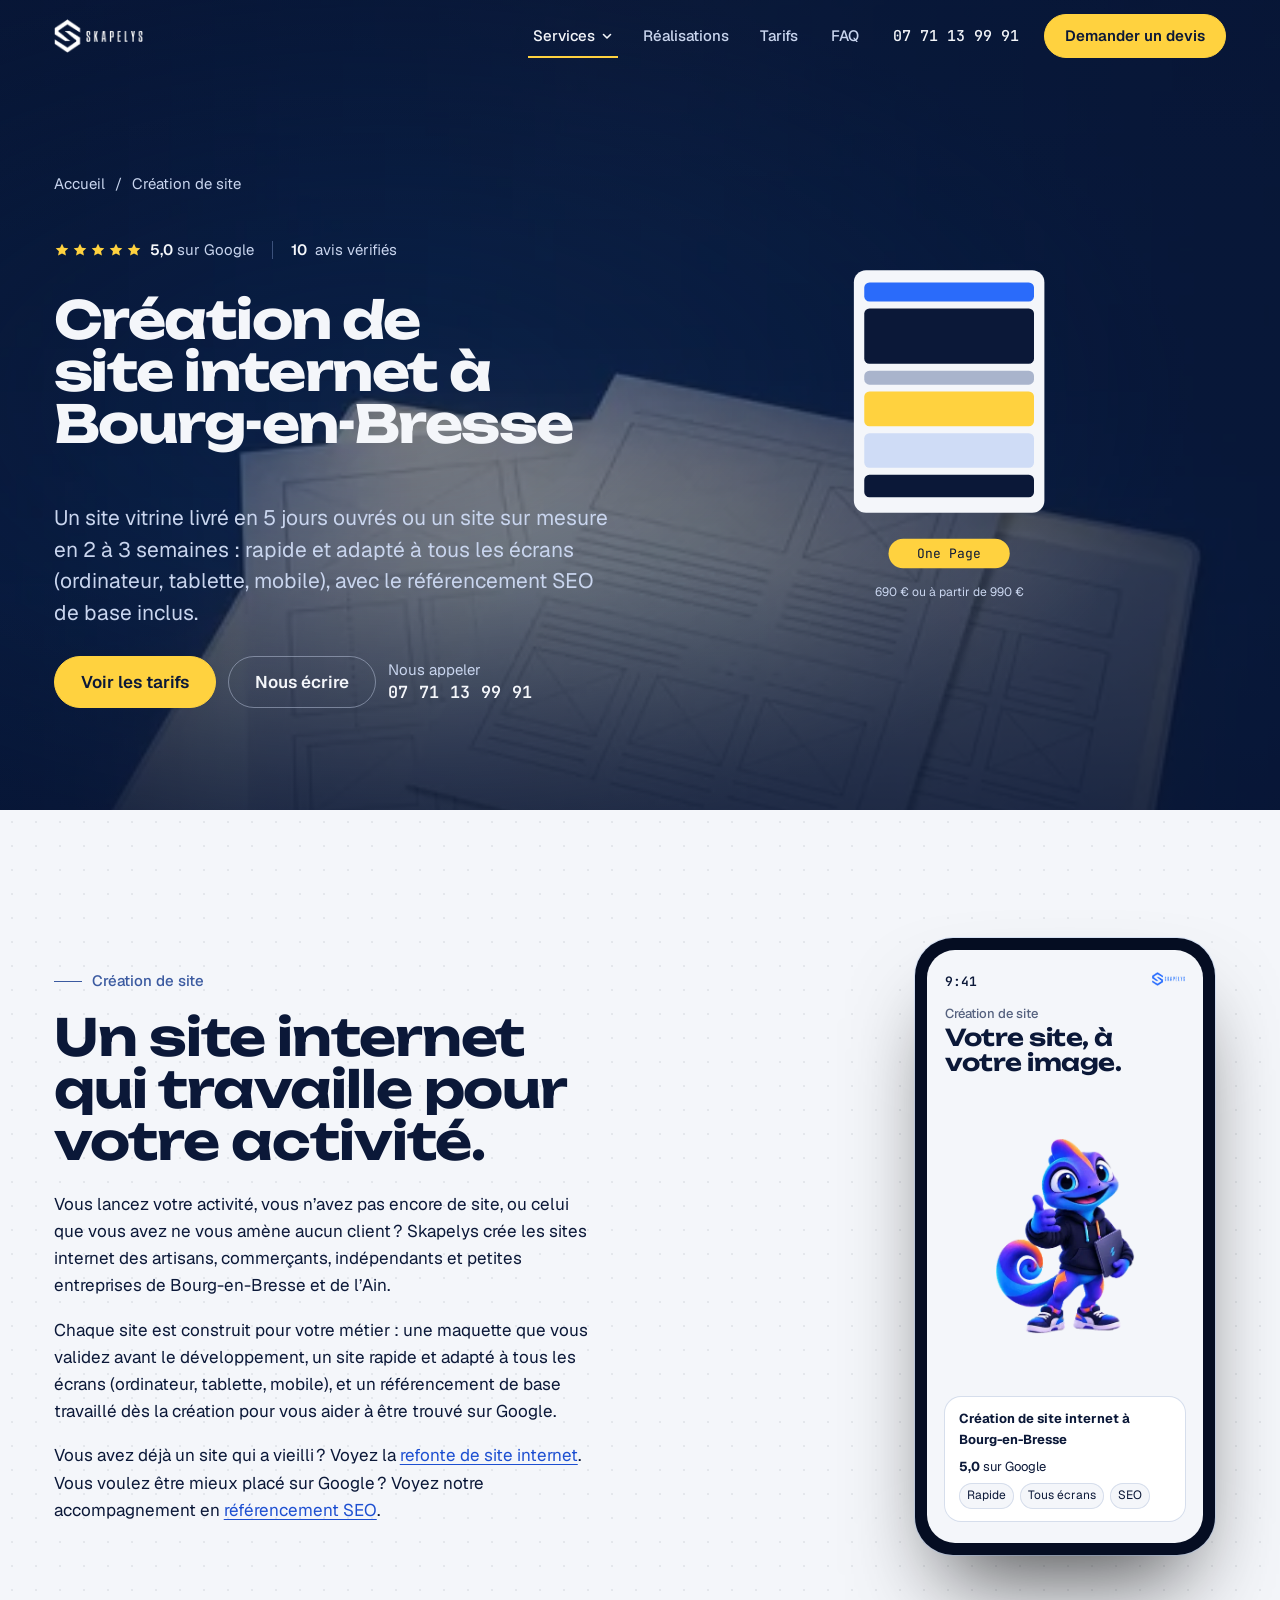
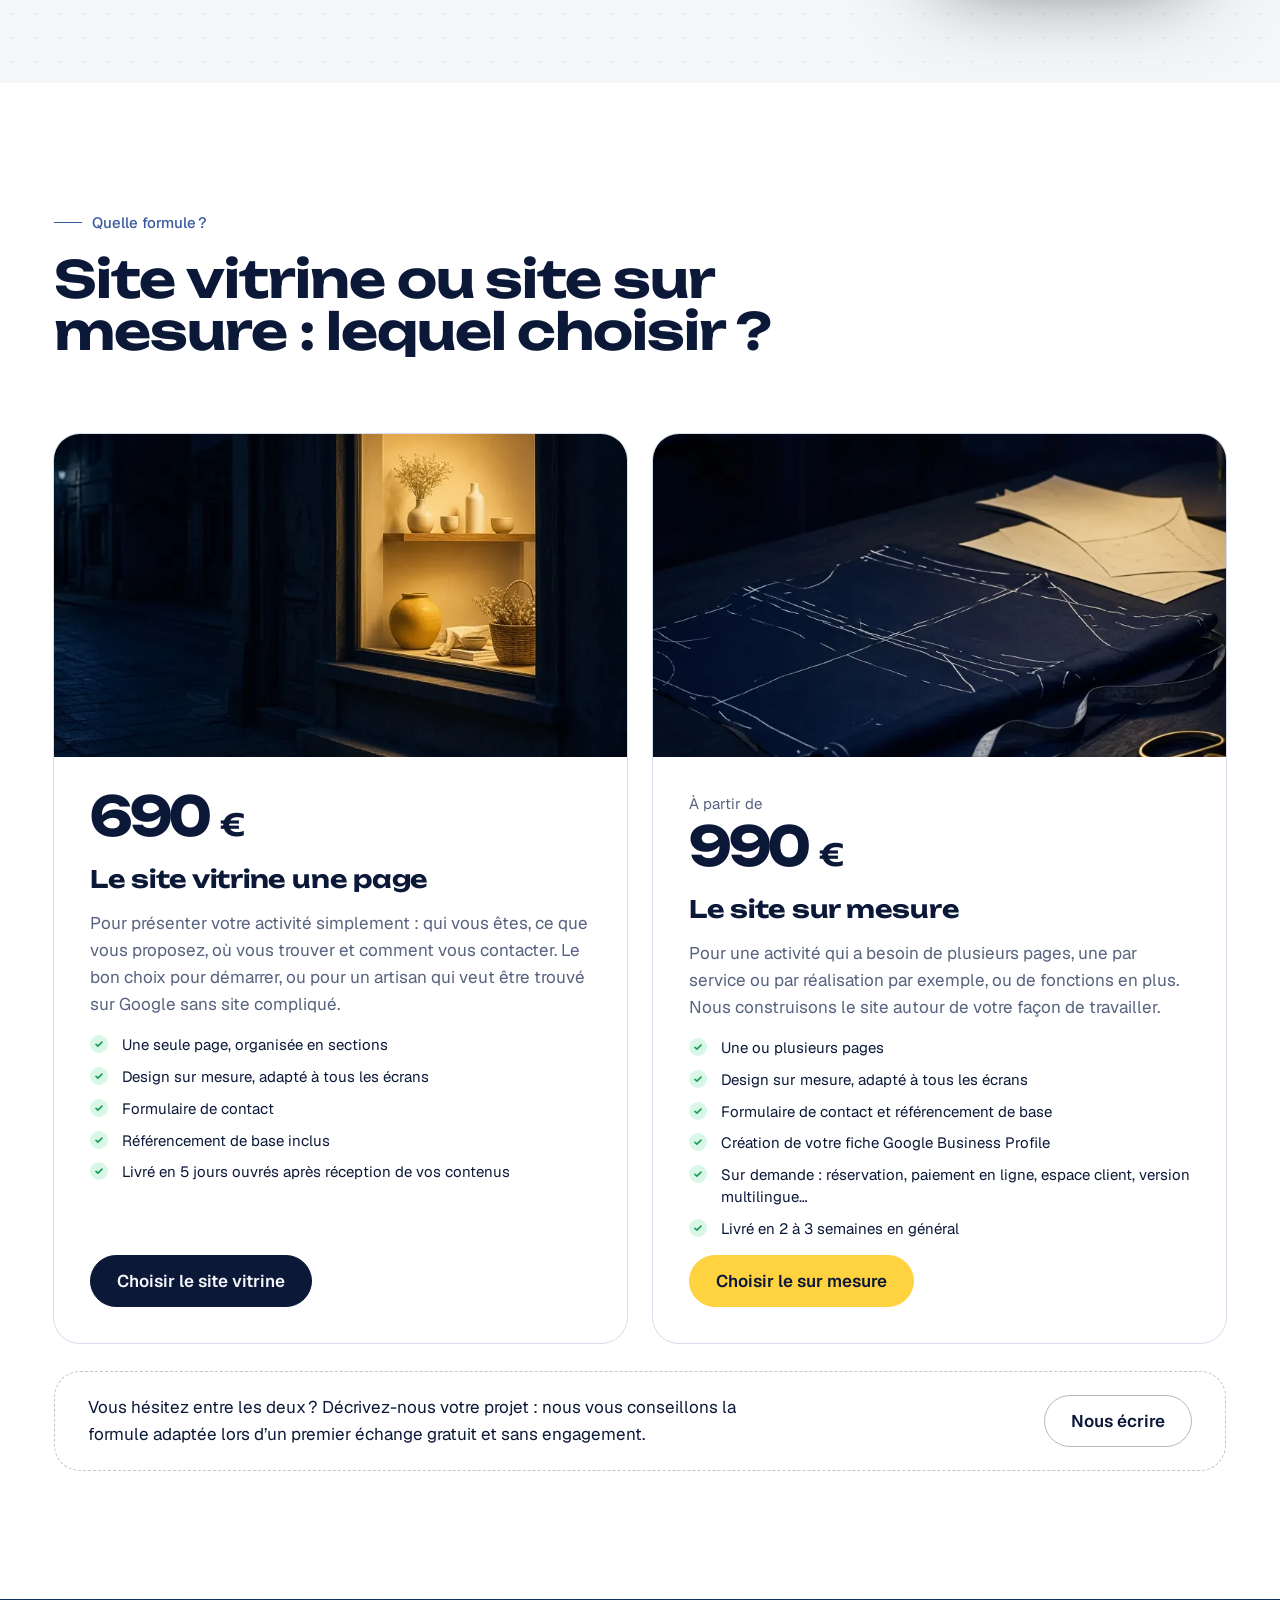
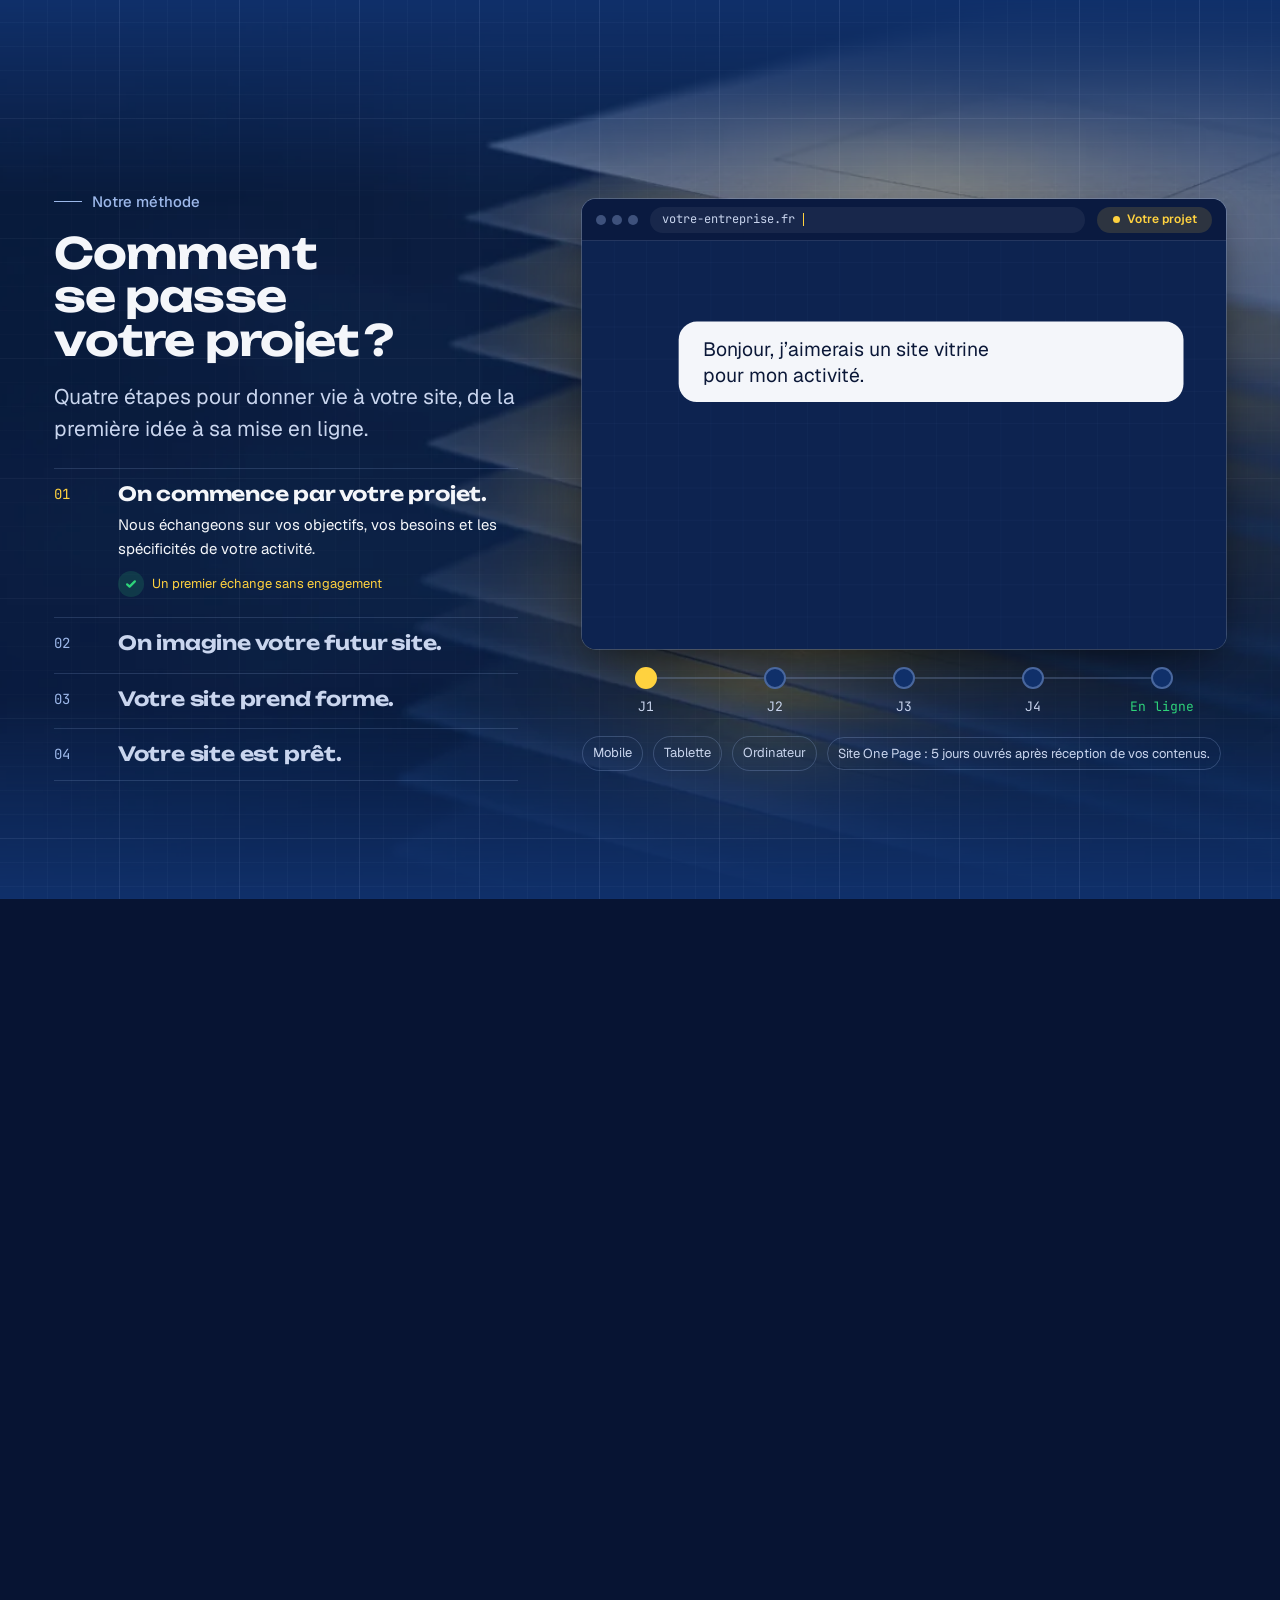
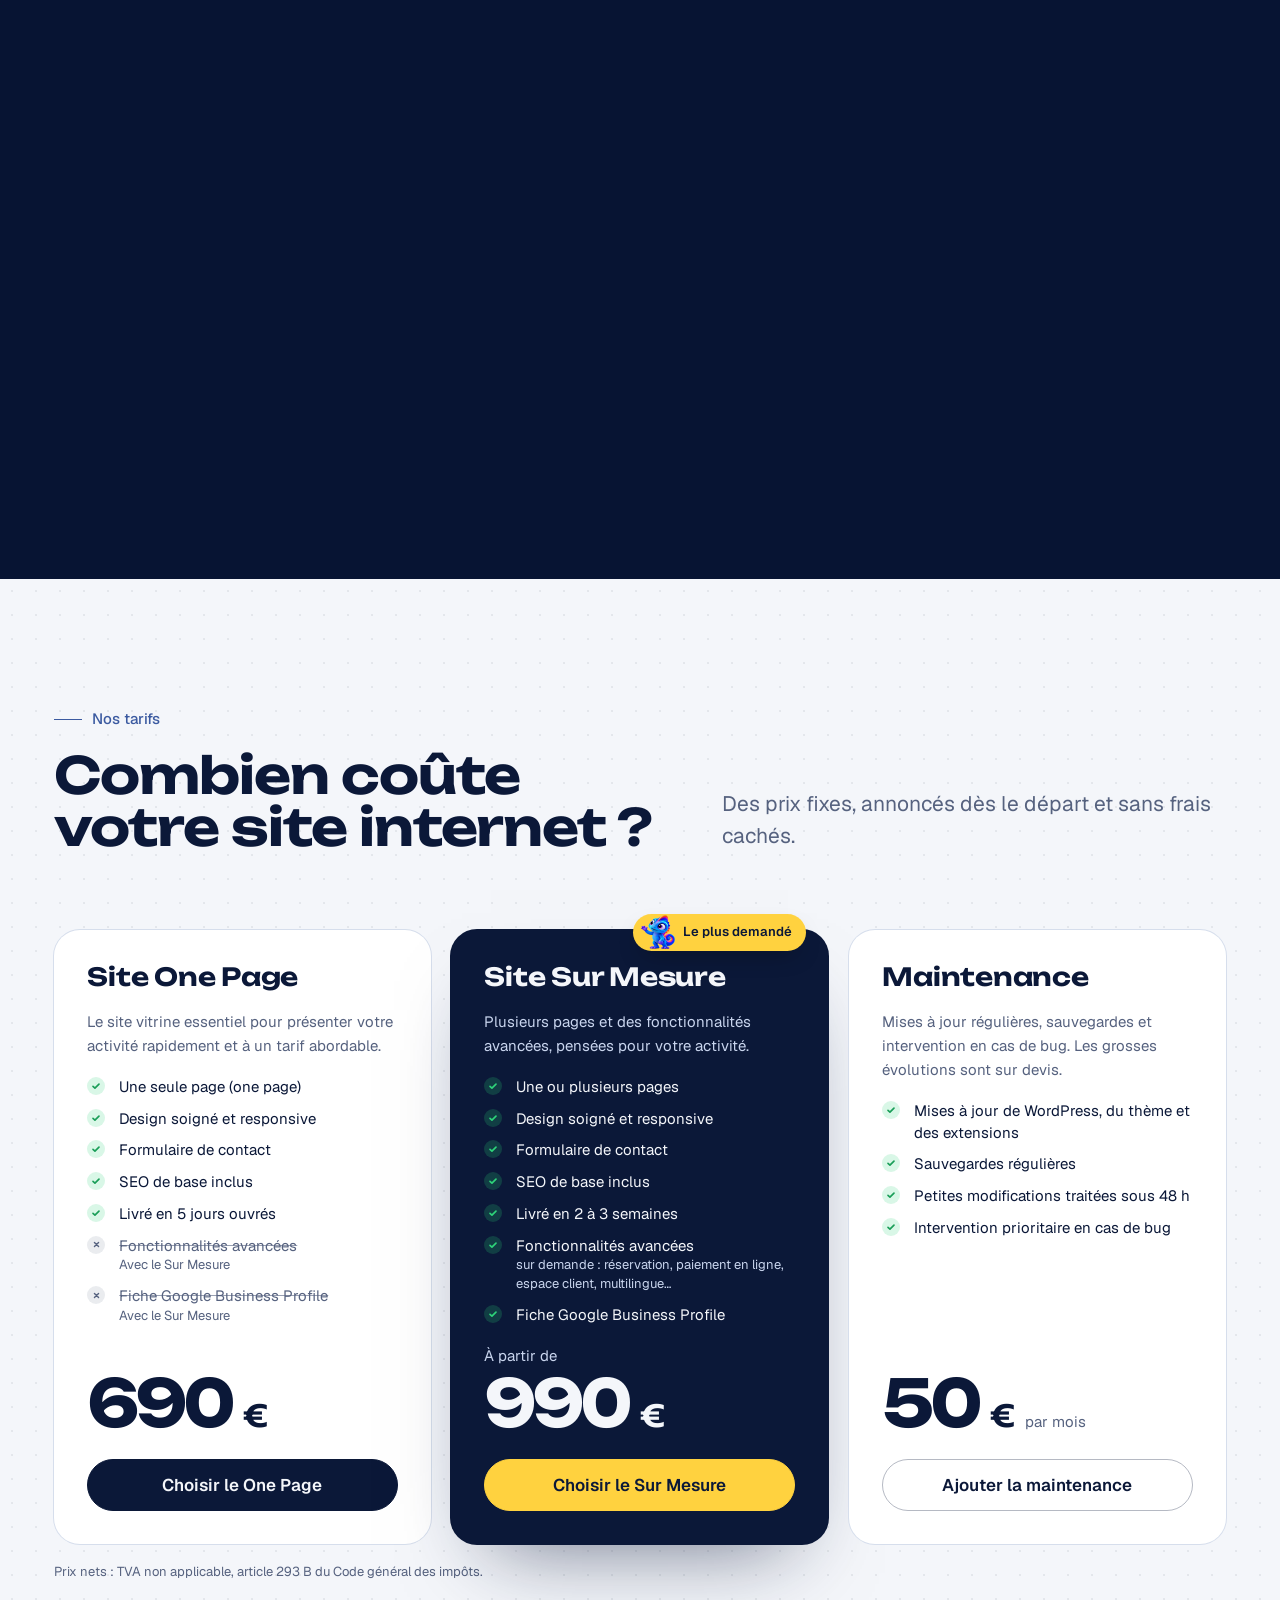
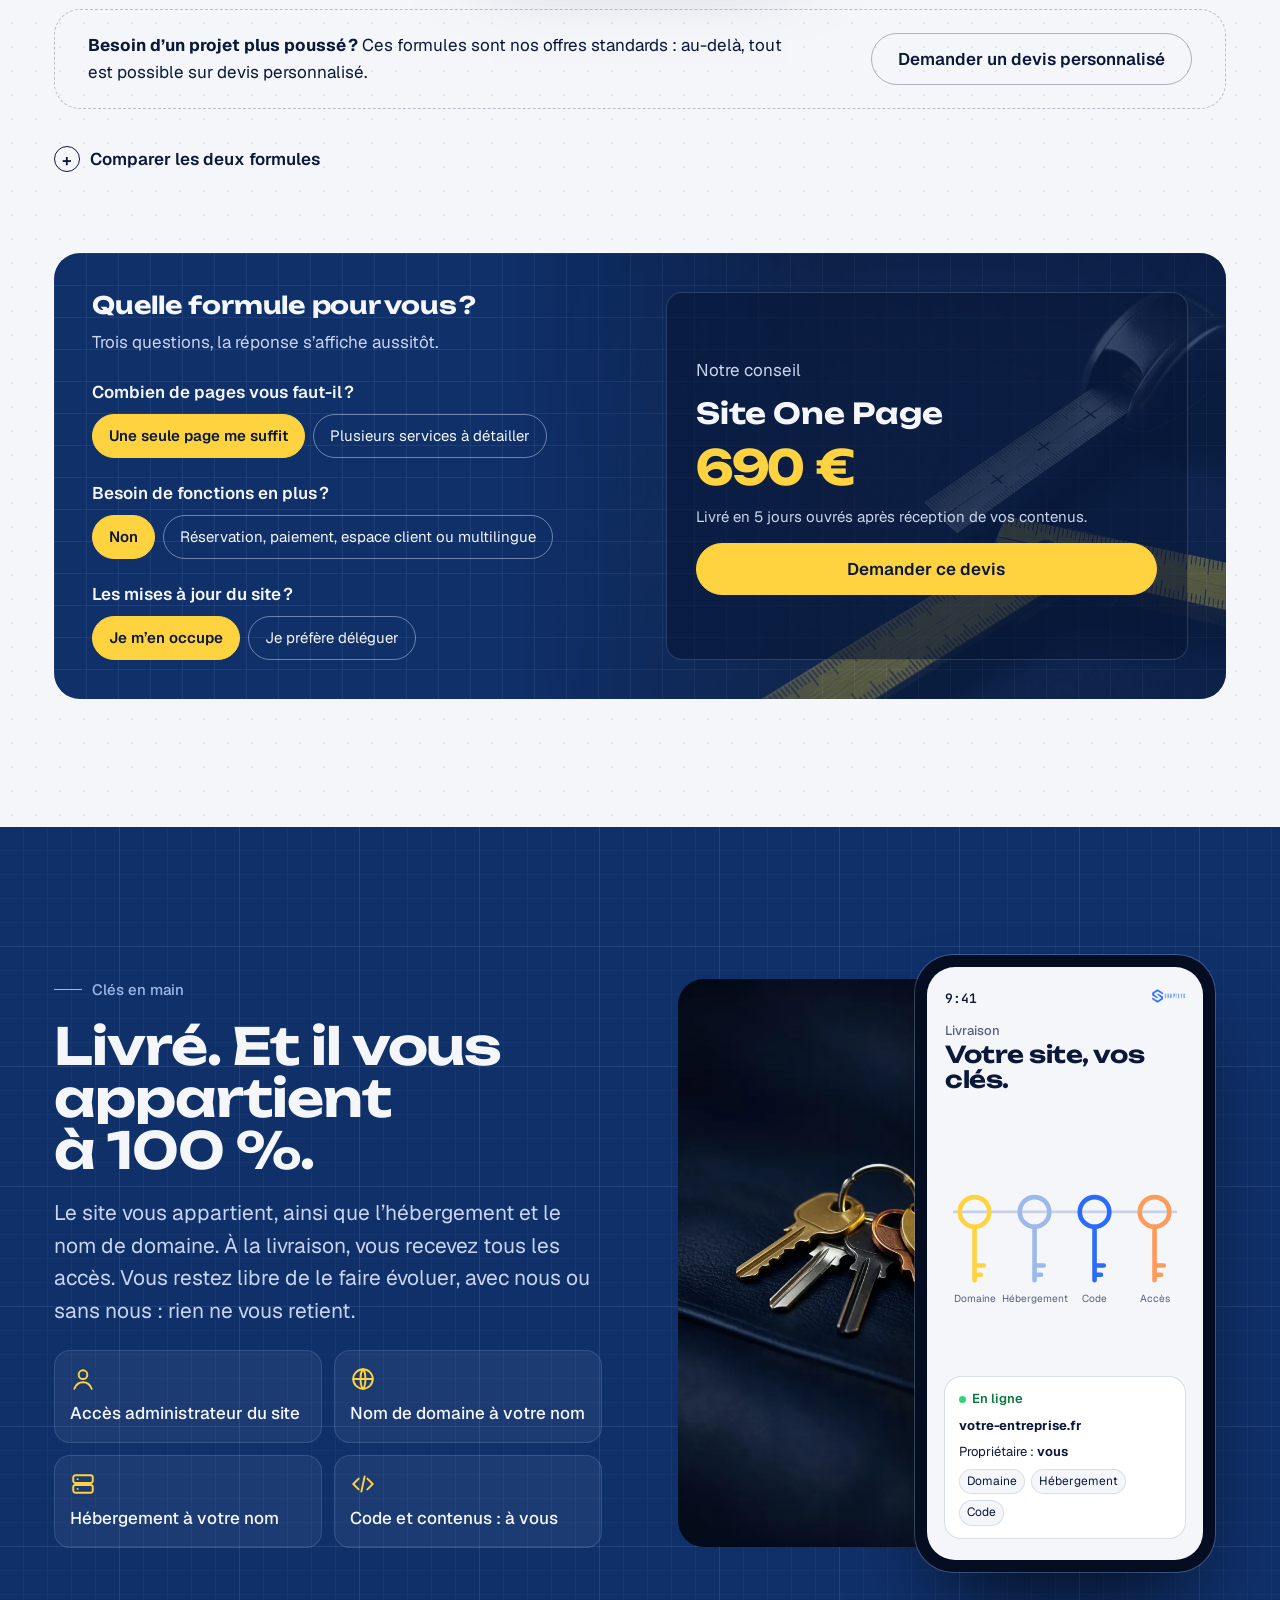
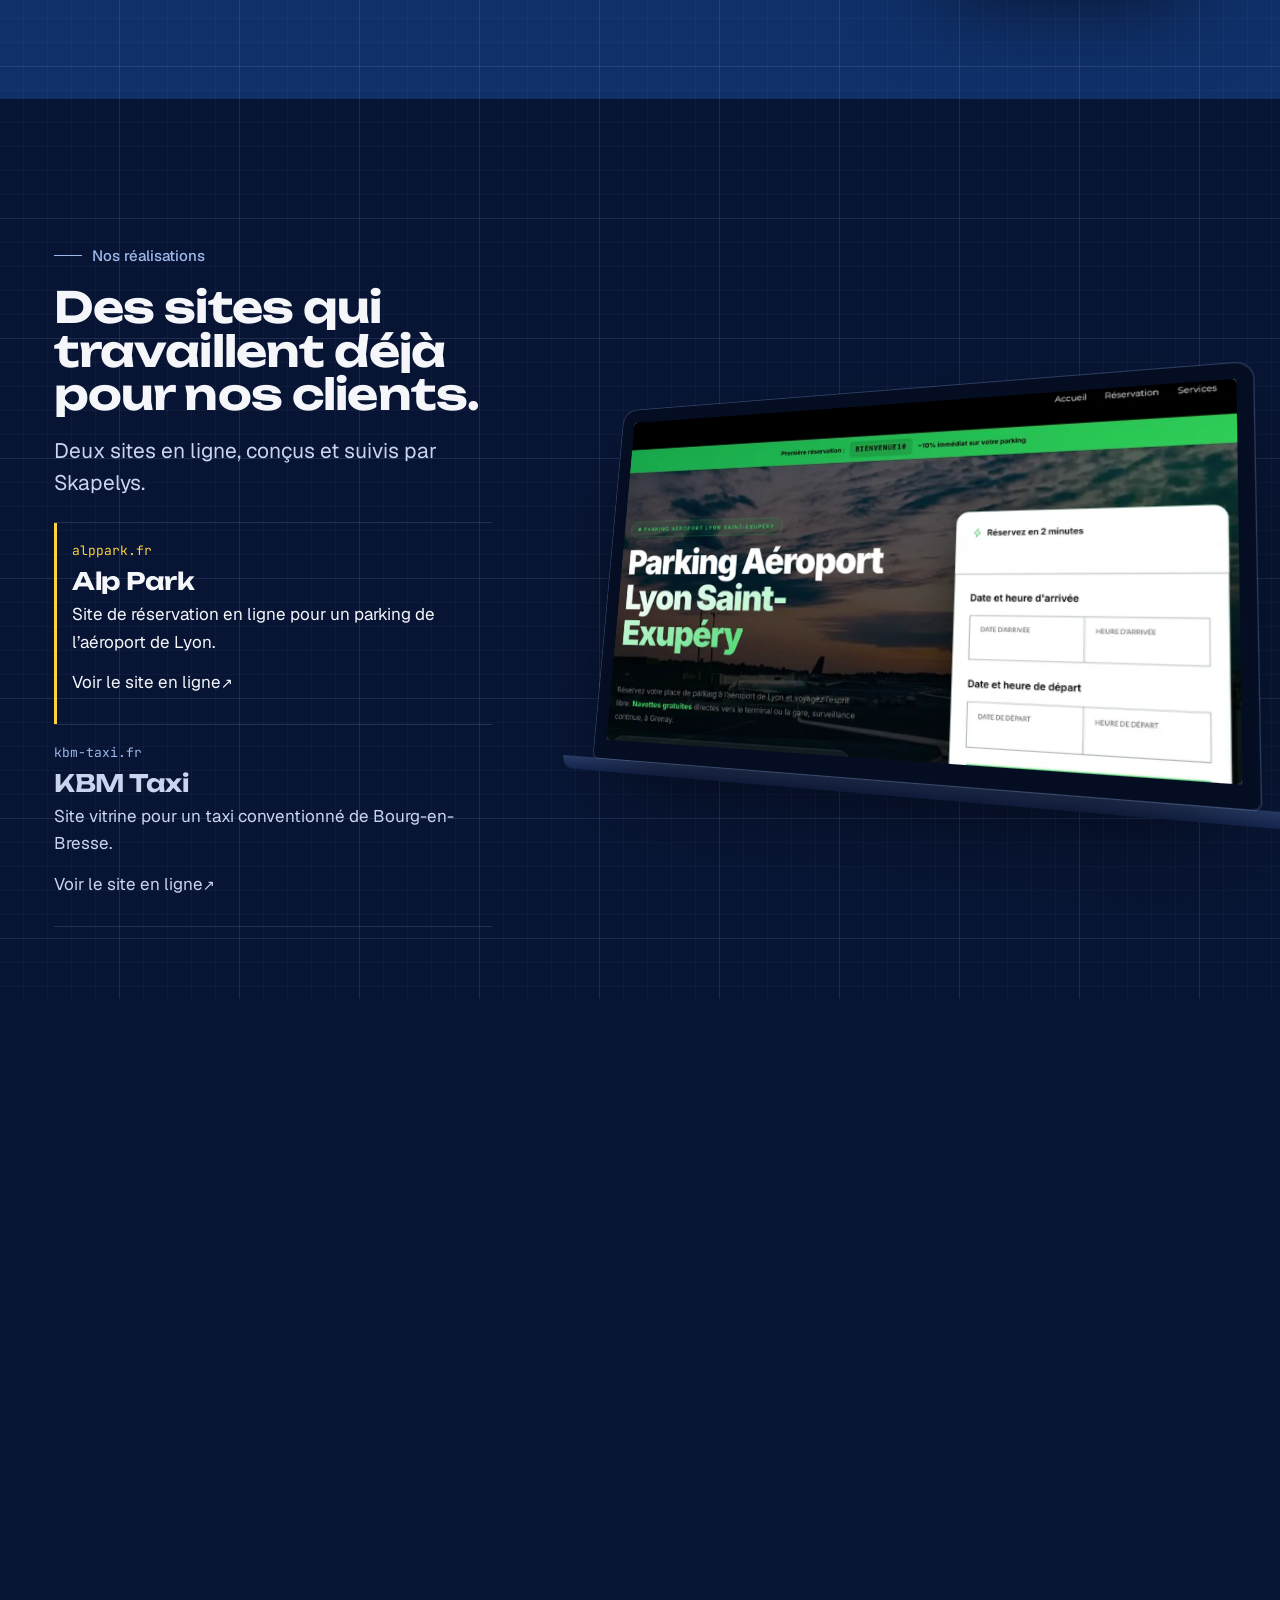
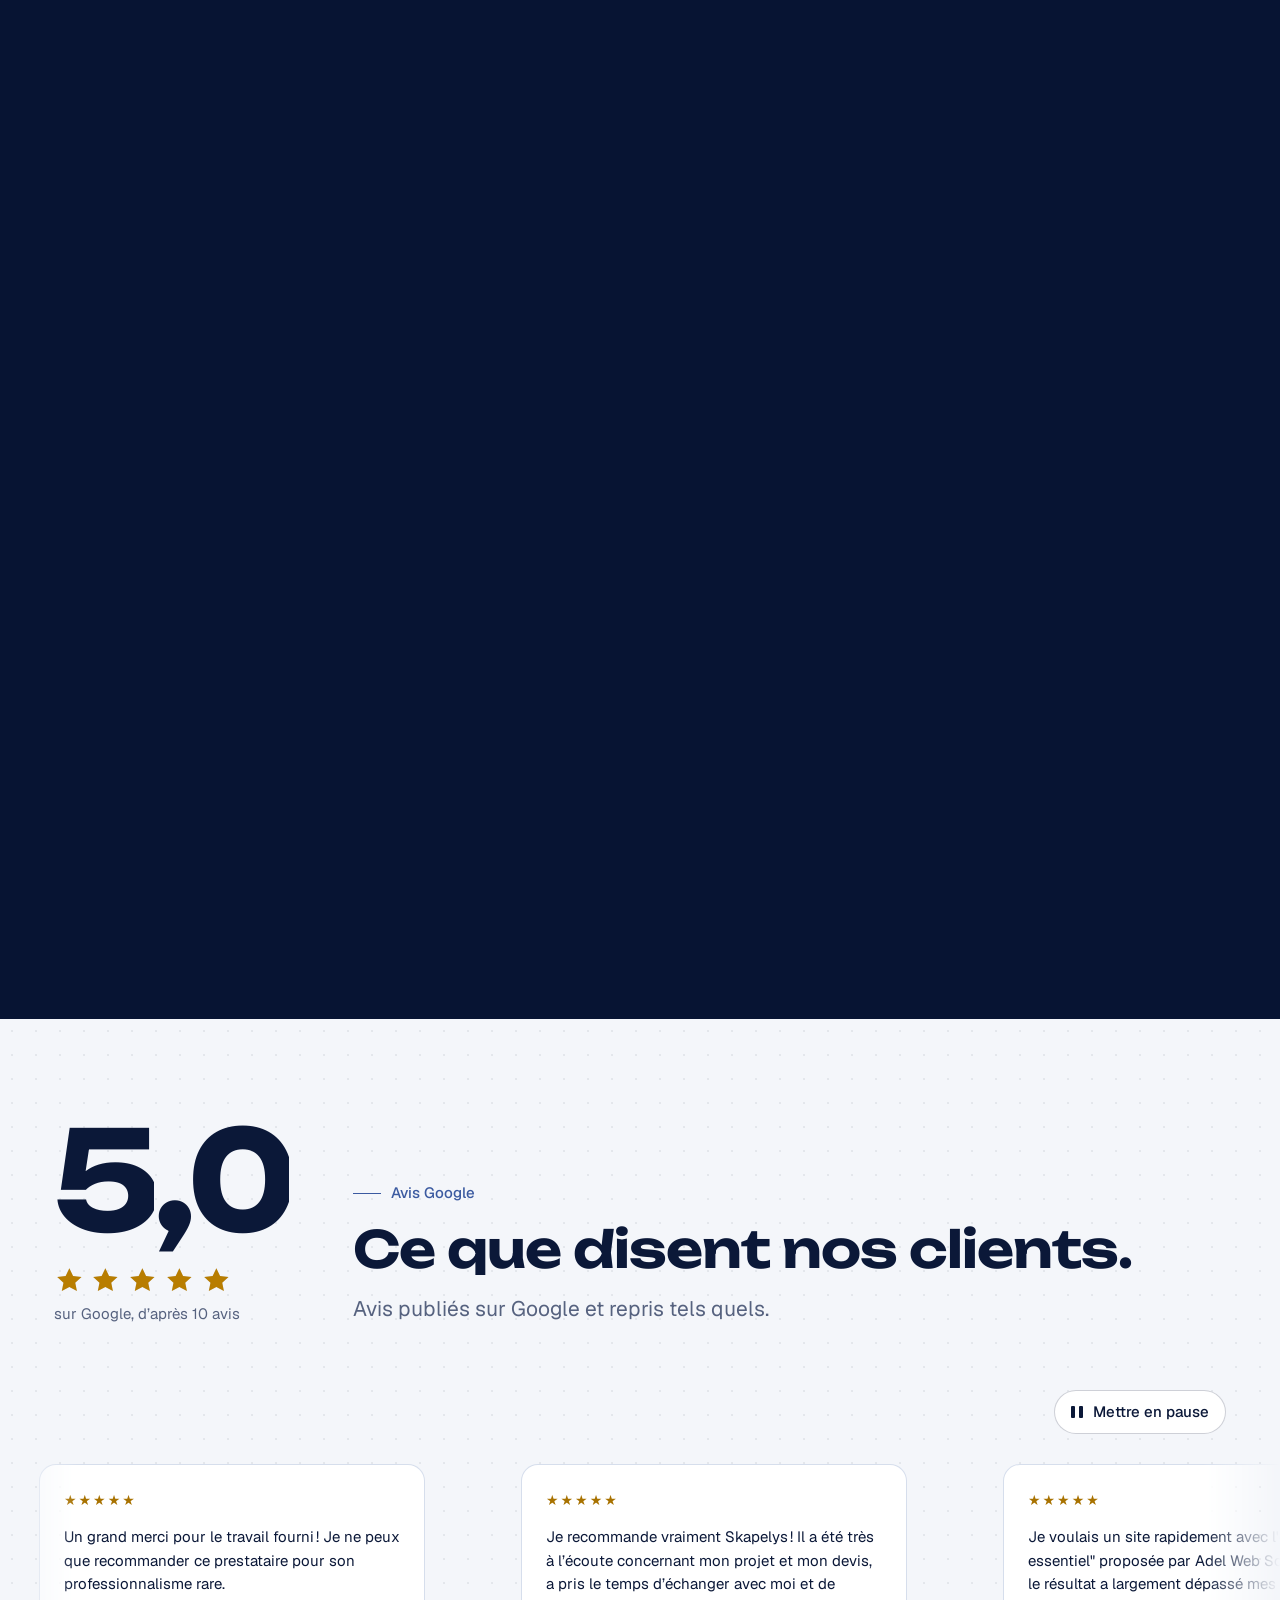
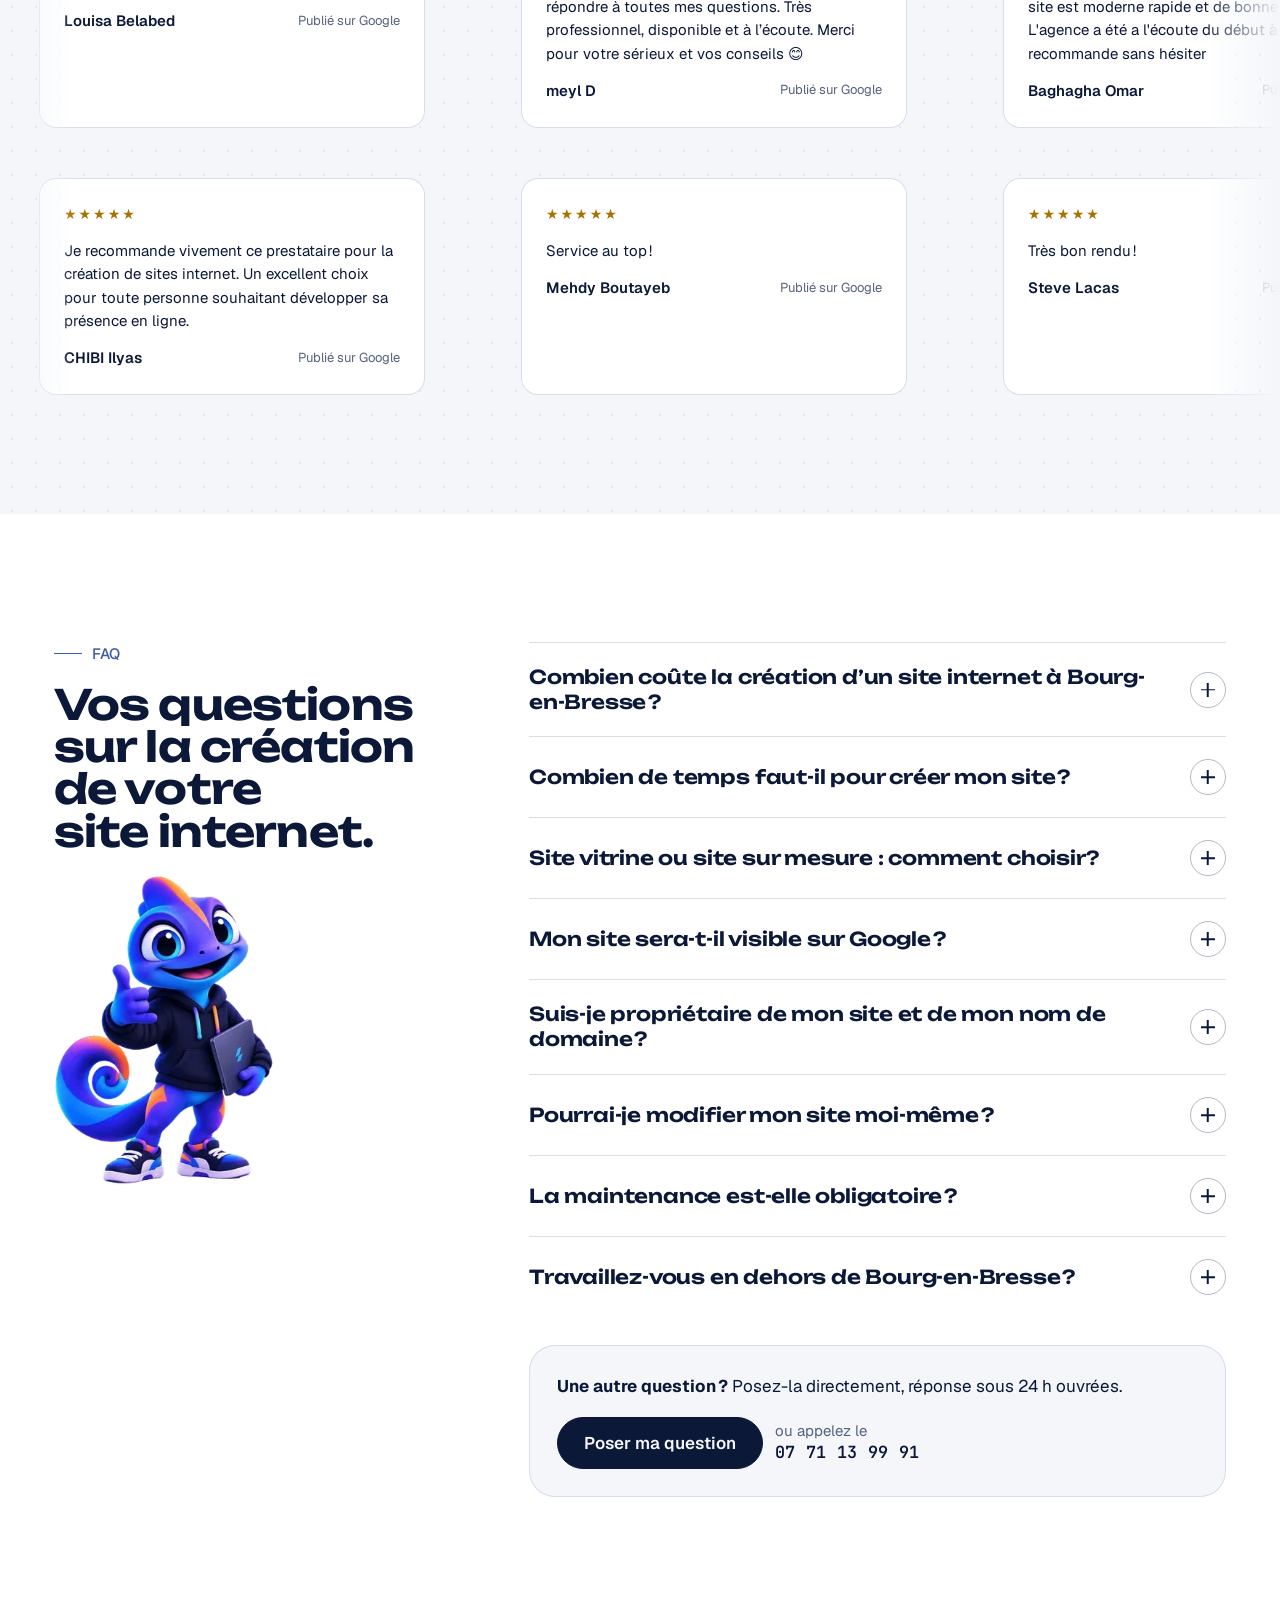
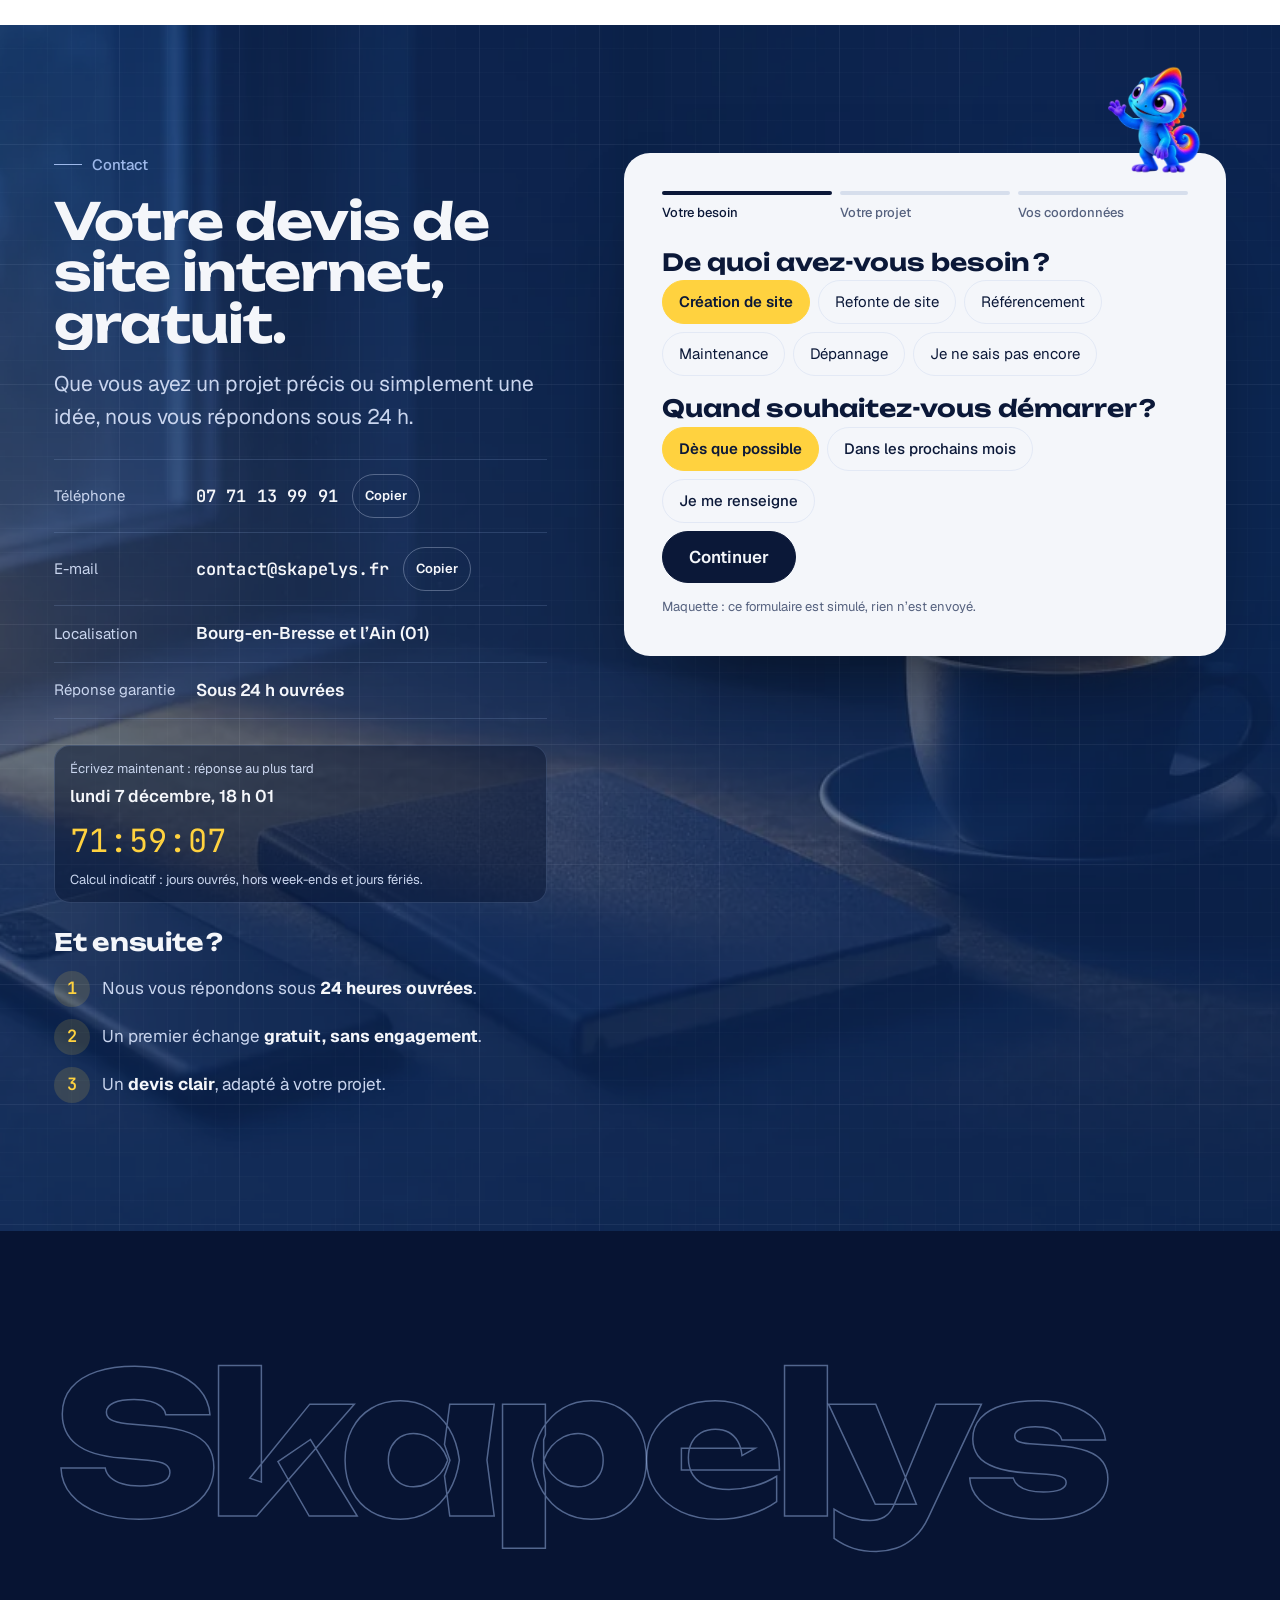
<file: creation-site-web-bourg-en-bresse.html>
<!doctype html>
<html lang="fr" class="no-js intro">
<head>
<meta charset="utf-8">
<meta name="viewport" content="width=device-width, initial-scale=1, viewport-fit=cover">
<title>Création de site internet à Bourg-en-Bresse (Ain) | Skapelys</title>
<meta name="claude:viewport-fit-sides" content="cover">
<meta name="description" content="Création de site internet à Bourg-en-Bresse et dans l’Ain : site vitrine à 690 € livré en 5 jours, site sur mesure dès 990 €. Devis gratuit sous 24 h.">
<meta name="robots" content="noindex, nofollow">
<meta name="theme-color" content="#071433">
<meta property="og:type" content="website">
<meta property="og:locale" content="fr_FR">
<meta property="og:site_name" content="Skapelys">
<meta property="og:title" content="Création de site internet à Bourg-en-Bresse (Ain) | Skapelys">
<meta property="og:description" content="Création de site internet à Bourg-en-Bresse et dans l’Ain : site vitrine à 690 € livré en 5 jours, site sur mesure dès 990 €. Devis gratuit sous 24 h.">
<meta property="og:url" content="https://skapelys-maquette.vercel.app/creation-site-web-bourg-en-bresse">
<meta property="og:image" content="https://skapelys-maquette.vercel.app/assets/og/creation.jpg">
<meta property="og:image:type" content="image/jpeg">
<meta property="og:image:width" content="1200">
<meta property="og:image:height" content="630">
<meta property="og:image:alt" content="Création de site internet à Bourg-en-Bresse par Skapelys : une page ou plusieurs">
<meta name="twitter:card" content="summary_large_image">
<meta name="twitter:title" content="Création de site internet à Bourg-en-Bresse (Ain) | Skapelys">
<meta name="twitter:description" content="Création de site internet à Bourg-en-Bresse et dans l’Ain : site vitrine à 690 € livré en 5 jours, site sur mesure dès 990 €. Devis gratuit sous 24 h.">
<meta name="twitter:image" content="https://skapelys-maquette.vercel.app/assets/og/creation.jpg">
<link rel="icon" type="image/png" sizes="32x32" href="assets/img/marque/favicon-32.png">
<link rel="icon" type="image/png" sizes="64x64" href="assets/img/marque/favicon-64.png">
<link rel="apple-touch-icon" href="assets/img/marque/apple-touch-icon.png">
<link rel="preload" href="assets/fonts/unbounded.woff2" as="font" type="font/woff2" crossorigin>
<link rel="preload" href="assets/fonts/geist.woff2" as="font" type="font/woff2" crossorigin>
<style>html,body{background:#071433}</style>
<link rel="stylesheet" href="assets/css/site.css?v=5">
<script>
(function(){var d=document.documentElement;d.classList.remove('no-js');d.classList.add('js','intro');var m='';try{m=localStorage.getItem('sk-motion')||''}catch(e){}var r=window.matchMedia&&matchMedia('(prefers-reduced-motion: reduce)').matches;if(m==='reduce'||(r&&m!=='full')){d.classList.add('motion-reduce');d.classList.remove('intro')}else if(m==='full'){d.classList.add('motion-full')}setTimeout(function(){d.classList.remove('intro')},2900)})();
</script>
<script type="application/ld+json">{"@context": "https://schema.org", "@type": "ProfessionalService", "name": "Skapelys", "description": "Agence web à Bourg-en-Bresse : création de site internet, refonte, référencement et maintenance.", "url": "https://skapelys.fr", "telephone": "+33 7 71 13 99 91", "email": "contact@skapelys.fr", "address": {"@type": "PostalAddress", "streetAddress": "13 allée des Piverts", "postalCode": "01000", "addressLocality": "Bourg-en-Bresse", "addressCountry": "FR"}, "areaServed": ["Bourg-en-Bresse", "Viriat", "Péronnas", "Montagnat", "Saint-Denis-lès-Bourg", "Jasseron", "Saint-Just", "Ain"], "makesOffer": [{"@type": "Offer", "name": "Site One Page", "price": "690", "priceCurrency": "EUR"}, {"@type": "Offer", "name": "Site Sur Mesure", "price": "990", "priceCurrency": "EUR", "description": "À partir de 990 €"}, {"@type": "Offer", "name": "Maintenance", "price": "50", "priceCurrency": "EUR", "description": "Par mois"}]}</script>
<script defer src="assets/vendor/gsap/gsap.min.js"></script>
<script defer src="assets/vendor/gsap/ScrollTrigger.min.js"></script>
<script defer src="assets/vendor/gsap/SplitText.min.js"></script>
<link rel="modulepreload" href="assets/js/main.js?v=5">
<link rel="modulepreload" href="assets/js/modules/core.js?v=5">
<link rel="modulepreload" href="assets/js/modules/sections.js?v=5">
<link rel="modulepreload" href="assets/js/modules/deadline.js?v=5">
<script type="module" src="assets/js/main.js?v=5"></script>
</head>
<body data-page="creation">
<a class="skip" href="#contenu">Aller au contenu</a>
<div class="curtain" aria-hidden="true"><i></i><i></i><i></i><i></i><i></i><img class="curtain-logo" src="assets/img/marque/logo-symbole.webp" alt="" width="182" height="182"></div>
<header class="site-header" id="haut">
  <div class="wrap">
    <a class="brand" href="/" aria-label="Skapelys, accueil">
      <img src="assets/img/marque/logo-blanc.webp" alt="Skapelys" width="388" height="147" decoding="async" fetchpriority="high">
    </a>
    <nav class="nav" aria-label="Navigation principale">
      <div class="nav-item">
        <button class="nav-trigger is-current" type="button" aria-expanded="false" aria-controls="menu-services">Services<svg viewBox="0 0 12 12" width="12" height="12" aria-hidden="true"><path d="M2.5 4.5L6 8l3.5-3.5" fill="none" stroke="currentColor" stroke-width="1.6" stroke-linecap="round" stroke-linejoin="round"/></svg></button>
        <div class="mega" id="menu-services" hidden>
          <ul class="mega-list"><li><a class="mega-item" href="/creation-site-web-bourg-en-bresse" aria-current="page"><span class="mega-thumb"><img src="assets/img/grok/service-creation-760.webp" alt="" width="160" height="107" loading="lazy" decoding="async"></span><span class="mega-txt"><strong>Création de site</strong><span>Vitrine dès 690 €, sur mesure dès 990 €</span></span></a></li><li><a class="mega-item" href="/refonte-site-internet-bourg-en-bresse"><span class="mega-thumb"><img src="assets/img/grok/service-refonte-760.webp" alt="" width="160" height="107" loading="lazy" decoding="async"></span><span class="mega-txt"><strong>Refonte de site</strong><span>Remettre à neuf sans perdre son référencement</span></span></a></li><li><a class="mega-item" href="/referencement-seo-bourg-en-bresse"><span class="mega-thumb"><img src="assets/img/grok/service-seo-760.webp" alt="" width="160" height="107" loading="lazy" decoding="async"></span><span class="mega-txt"><strong>Référencement SEO</strong><span>Monter dans les résultats de Google</span></span></a></li><li><a class="mega-item" href="/maintenance-site-wordpress-bourg-en-bresse"><span class="mega-thumb"><img src="assets/img/grok/service-maintenance-760.webp" alt="" width="160" height="107" loading="lazy" decoding="async"></span><span class="mega-txt"><strong>Maintenance</strong><span>Mises à jour et sauvegardes, 50 € par mois</span></span></a></li><li><a class="mega-item" href="/depannage-site-wordpress-bourg-en-bresse"><span class="mega-thumb"><img src="assets/img/grok/service-depannage-760.webp" alt="" width="160" height="107" loading="lazy" decoding="async"></span><span class="mega-txt"><strong>Dépannage</strong><span>Page blanche, erreur, site piraté</span></span></a></li></ul>
          <a class="mega-all" href="/#services">Voir tous les services sur l’accueil</a>
        </div>
      </div>
      <a href="/#realisations">Réalisations</a><a href="/#tarifs">Tarifs</a><a href="#faq">FAQ</a>
      <a class="nav-phone" href="tel:+33771139991">07 71 13 99 91</a>
      <a class="btn" href="#contact" data-magnetic><span class="btn-label">Demander un devis</span></a>
    </nav>
    <button class="burger" type="button" aria-expanded="false" aria-controls="menu-mobile" aria-label="Ouvrir le menu"><span></span><span></span></button>
  </div>
  <div class="progress" aria-hidden="true"><i class="progress-fill"></i></div>
</header>
<div class="mobile-menu" id="menu-mobile" hidden>
  <a href="/" data-close>Accueil</a>
  <div class="mm-group"><span class="mm-label">Services</span><ul><li><a href="/creation-site-web-bourg-en-bresse" data-close aria-current="page">Création de site</a></li><li><a href="/refonte-site-internet-bourg-en-bresse" data-close>Refonte de site</a></li><li><a href="/referencement-seo-bourg-en-bresse" data-close>Référencement SEO</a></li><li><a href="/maintenance-site-wordpress-bourg-en-bresse" data-close>Maintenance</a></li><li><a href="/depannage-site-wordpress-bourg-en-bresse" data-close>Dépannage</a></li></ul></div>
  <a href="/#realisations" data-close>Réalisations</a><a href="/#tarifs" data-close>Tarifs</a><a href="#faq" data-close>FAQ</a>
  <div class="mm-foot">
    <span class="muted">Téléphone</span>
    <a href="tel:+33771139991" class="cote">07 71 13 99 91</a>
    <span class="muted">E-mail</span>
    <a href="mailto:contact@skapelys.fr">contact@skapelys.fr</a>
    <div class="btn-row"><a class="btn" href="#contact" data-close><span class="btn-label">Demander un devis</span></a><a class="btn btn--line" href="https://wa.me/33771139991" target="_blank" rel="noopener"><span class="btn-label">WhatsApp</span></a></div>
  </div>
</div>
<nav class="action-bar" aria-label="Contact rapide">
  <a href="tel:+33771139991">Appeler</a>
  <a href="https://wa.me/33771139991" target="_blank" rel="noopener">WhatsApp</a>
  <a class="primary" href="#contact">Devis gratuit</a>
</nav>
<div class="reticle" aria-hidden="true"><div class="reticle-cross"></div></div>
<div class="reticle-box" aria-hidden="true"></div>
<div class="reticle-label" aria-hidden="true"></div>
<main id="contenu">
<section class="page-hero" id="ouverture" aria-labelledby="hero-titre" data-hero-page>
  <div class="hero-bg"><picture><source media="(max-width: 700px)" srcset="assets/img/grok/creation-ouverture-mobile-480.webp 480w, assets/img/grok/creation-ouverture-mobile-784.webp 784w" sizes="100vw" width="784" height="1168"><img src="assets/img/grok/creation-ouverture-1168.webp" alt="" width="1168" height="784" decoding="async" srcset="assets/img/grok/creation-ouverture-760.webp 760w, assets/img/grok/creation-ouverture-1168.webp 1168w" sizes="100vw" fetchpriority="high"></picture></div>
  <div class="hero-vignette" aria-hidden="true"></div>
  <div class="wrap">
    <div class="hero-copy">
      <nav class="breadcrumb" aria-label="Fil d’Ariane" data-intro><a href="/">Accueil</a><span aria-hidden="true">/</span><span aria-current="page">Création de site</span></nav>
      <div class="proof" data-intro><span class="proof-item"><span class="stars" aria-hidden="true"><svg viewBox="0 0 24 24" aria-hidden="true" width="16" height="16"><path fill="currentColor" d="M12 2.6l2.9 6 6.6.8-4.9 4.5 1.3 6.5L12 17.2l-5.9 3.2 1.3-6.5L2.5 9.4l6.6-.8z"/></svg><svg viewBox="0 0 24 24" aria-hidden="true" width="16" height="16"><path fill="currentColor" d="M12 2.6l2.9 6 6.6.8-4.9 4.5 1.3 6.5L12 17.2l-5.9 3.2 1.3-6.5L2.5 9.4l6.6-.8z"/></svg><svg viewBox="0 0 24 24" aria-hidden="true" width="16" height="16"><path fill="currentColor" d="M12 2.6l2.9 6 6.6.8-4.9 4.5 1.3 6.5L12 17.2l-5.9 3.2 1.3-6.5L2.5 9.4l6.6-.8z"/></svg><svg viewBox="0 0 24 24" aria-hidden="true" width="16" height="16"><path fill="currentColor" d="M12 2.6l2.9 6 6.6.8-4.9 4.5 1.3 6.5L12 17.2l-5.9 3.2 1.3-6.5L2.5 9.4l6.6-.8z"/></svg><svg viewBox="0 0 24 24" aria-hidden="true" width="16" height="16"><path fill="currentColor" d="M12 2.6l2.9 6 6.6.8-4.9 4.5 1.3 6.5L12 17.2l-5.9 3.2 1.3-6.5L2.5 9.4l6.6-.8z"/></svg></span><span><strong>5,0</strong> sur Google</span></span><span class="proof-sep" aria-hidden="true"></span><span class="proof-item"><strong>10</strong> avis vérifiés</span></div>
      <h1 id="hero-titre"><span class="h1-main" data-hero-title>Création de site internet à <span class="nw">Bourg-en-Bresse</span></span></h1>
      <p class="h1-sub" data-intro>Un site vitrine livré en 5 jours ouvrés ou un site sur mesure en 2 à 3 semaines : rapide et adapté à tous les écrans (ordinateur, tablette, mobile), avec le référencement SEO de base inclus.</p>
      <div class="btn-row" data-intro><a class="btn" href="#tarifs" data-magnetic><span class="btn-label">Voir les tarifs</span></a><a class="btn btn--line" href="#contact" data-magnetic><span class="btn-label">Nous écrire</span></a><span class="phone-inline"><span class="muted">Nous appeler</span><strong>07 71 13 99 91</strong></span></div>
    </div>
    <div class="hero-visual" data-intro-visual><div class="pages-anim" data-pages-anim><svg viewBox="0 0 640 420" role="img" aria-label="Une seule page qui se découpe en plusieurs pages : One Page ou Sur Mesure">
<g class="pa-one" transform="translate(210 20)"><rect width="220" height="280" rx="14" fill="#f4f6fa"/><rect class="pa-blk" x="12" y="14" width="196" height="22" rx="6" fill="#2a6bfa"/><rect class="pa-blk" x="12" y="44" width="196" height="64" rx="6" fill="#0b1838"/><rect class="pa-blk" x="12" y="116" width="196" height="16" rx="6" fill="#a9b4cc"/><rect class="pa-blk" x="12" y="140" width="196" height="40" rx="6" fill="#ffd23f"/><rect class="pa-blk" x="12" y="188" width="196" height="40" rx="6" fill="#cfdcf6"/><rect class="pa-blk" x="12" y="236" width="196" height="26" rx="6" fill="#0b1838"/></g>
<g class="pa-multi" opacity="0">
  <g class="pa-sheet" transform="translate(40 40)"><rect width="170" height="230" rx="12" fill="#f4f6fa"/><rect x="12" y="14" width="146" height="18" rx="5" fill="#2a6bfa"/><rect x="12" y="44" width="146" height="70" rx="8" fill="#0b1838"/><rect x="12" y="126" width="100" height="10" rx="5" fill="#a9b4cc"/><rect x="12" y="146" width="146" height="70" rx="8" fill="#cfdcf6"/><text x="85" y="258" text-anchor="middle" font-size="14" font-family="Geist, Arial, sans-serif" fill="#c9d5ee">Accueil</text></g>
  <g class="pa-sheet" transform="translate(235 40)"><rect width="170" height="230" rx="12" fill="#f4f6fa"/><rect x="12" y="14" width="146" height="18" rx="5" fill="#2a6bfa"/><rect x="12" y="44" width="70" height="80" rx="8" fill="#ffd23f"/><rect x="88" y="44" width="70" height="80" rx="8" fill="#ffd23f" opacity=".7"/><rect x="12" y="134" width="146" height="10" rx="5" fill="#a9b4cc"/><rect x="12" y="152" width="120" height="10" rx="5" fill="#a9b4cc"/><text x="85" y="258" text-anchor="middle" font-size="14" font-family="Geist, Arial, sans-serif" fill="#c9d5ee">Services</text></g>
  <g class="pa-sheet" transform="translate(430 40)"><rect width="170" height="230" rx="12" fill="#f4f6fa"/><rect x="12" y="14" width="146" height="18" rx="5" fill="#2a6bfa"/><rect x="12" y="44" width="146" height="10" rx="5" fill="#a9b4cc"/><rect x="12" y="64" width="146" height="34" rx="8" fill="#fff" stroke="#c8d2e6"/><rect x="12" y="106" width="146" height="34" rx="8" fill="#fff" stroke="#c8d2e6"/><rect x="12" y="150" width="90" height="28" rx="14" fill="#0b1838"/><text x="85" y="258" text-anchor="middle" font-size="14" font-family="Geist, Arial, sans-serif" fill="#c9d5ee">Réservation</text></g>
</g>
<g font-family="JetBrains Mono, monospace" font-size="15">
  <rect class="pa-lab-one" x="250" y="330" width="140" height="34" rx="17" fill="#ffd23f"/><text class="pa-lab-one" x="320" y="352" text-anchor="middle" fill="#0b1838">One Page</text>
  <rect class="pa-lab-multi" x="250" y="330" width="140" height="34" rx="17" fill="#2a6bfa" opacity="0"/><text class="pa-lab-multi" x="320" y="352" text-anchor="middle" fill="#fff" opacity="0">Sur Mesure</text>
  <text x="320" y="396" text-anchor="middle" fill="#c9d5ee" font-family="Geist, Arial, sans-serif" font-size="14">690 € ou à partir de 990 €</text>
</g>
</svg></div></div>
  </div>
</section><section class="band band--papier" id="activite" aria-labelledby="act-titre">
  <div class="wrap two-col">
    <div style="display:grid;gap:24px">
      <div class="sec-head" style="margin-bottom:0"><span class="eyebrow">Création de site</span><h2 id="act-titre" data-split>Un site internet qui travaille pour votre activité.</h2></div>
      <div class="prose">
        <p>Vous lancez votre activité, vous n’avez pas encore de site, ou celui que vous avez ne vous amène aucun client ? Skapelys crée les sites internet des artisans, commerçants, indépendants et petites entreprises de Bourg-en-Bresse et de l’Ain.</p>
        <p>Chaque site est construit pour votre métier : une maquette que vous validez avant le développement, un site rapide et adapté à tous les écrans (ordinateur, tablette, mobile), et un référencement de base travaillé dès la création pour vous aider à être trouvé sur Google.</p>
        <p>Vous avez déjà un site qui a vieilli ? Voyez la <a href="/refonte-site-internet-bourg-en-bresse">refonte de site internet</a>. Vous voulez être mieux placé sur Google ? Voyez notre accompagnement en <a href="/referencement-seo-bourg-en-bresse">référencement SEO</a>.</p>
      </div>
    </div>
    <div class="cles-visual" style="min-height:0">
      <div class="key-phone" data-tilt style="background:#050d22">
        <div class="key-screen">
          <div class="key-time"><span>9:41</span><img style="height:14px;width:auto" src="assets/img/marque/logo-couleur.webp" alt="" width="387" height="166" decoding="async" loading="lazy"></div>
          <div class="key-title"><small>Création de site</small>Votre site, à votre image.</div>
          <div style="display:grid;place-items:center"><img style="width:58%;height:auto" src="assets/img/mascotte/mascotte-pouce-300.webp" alt="La mascotte caméléon lève le pouce" width="303" height="427" decoding="async" loading="lazy"></div>
          <div class="key-card"><b>Création de site internet à Bourg-en-Bresse</b><span><b>5,0</b> sur Google</span><div class="key-tags"><span>Rapide</span><span>Tous écrans</span><span>SEO</span></div></div>
        </div>
      </div>
    </div>
  </div>
</section>
<section class="band band--blanc" id="choisir" aria-labelledby="choix-titre">
  <div class="wrap">
    <div class="sec-head"><span class="eyebrow">Quelle formule ?</span><h2 id="choix-titre" data-split>Site vitrine ou site sur <span class="nw">mesure :</span> lequel <span class="nw">choisir ?</span></h2></div>
    <div class="choice-grid">
      <article class="choice" data-tilt>
        <div class="media" data-parallax><img src="assets/img/grok/creation-vitrine-784.webp" alt="Petite vitrine éclairée la nuit dans une rue déserte" width="784" height="1168" decoding="async" loading="lazy" srcset="assets/img/grok/creation-vitrine-480.webp 480w, assets/img/grok/creation-vitrine-784.webp 784w" sizes="(max-width: 680px) 92vw, 46vw"></div>
        <div class="choice-body">
          <div class="price"><b data-count="690">690</b><span class="unit">€</span></div>
          <h3>Le site vitrine une page</h3>
          <p class="muted">Pour présenter votre activité simplement : qui vous êtes, ce que vous proposez, où vous trouver et comment vous contacter. Le bon choix pour démarrer, ou pour un artisan qui veut être trouvé sur Google sans site compliqué.</p>
          <ul class="features"><li>Une seule page, organisée en sections</li><li>Design sur mesure, adapté à tous les écrans</li><li>Formulaire de contact</li><li>Référencement de base inclus</li><li>Livré en 5 jours ouvrés après réception de vos contenus</li></ul>
          <a class="btn btn--ink" href="#contact" data-pick="one-page" data-magnetic><span class="btn-label">Choisir le site vitrine</span></a>
        </div>
      </article>
      <article class="choice" data-tilt>
        <div class="media" data-parallax><img src="assets/img/grok/creation-sur-mesure-784.webp" alt="Établi de tailleur, tissu marqué à la craie, ciseaux et patrons" width="784" height="1168" decoding="async" loading="lazy" srcset="assets/img/grok/creation-sur-mesure-480.webp 480w, assets/img/grok/creation-sur-mesure-784.webp 784w" sizes="(max-width: 680px) 92vw, 46vw"></div>
        <div class="choice-body">
          <div class="price"><span class="from">À partir de</span><b data-count="990">990</b><span class="unit">€</span></div>
          <h3>Le site sur mesure</h3>
          <p class="muted">Pour une activité qui a besoin de plusieurs pages, une par service ou par réalisation par exemple, ou de fonctions en plus. Nous construisons le site autour de votre façon de travailler.</p>
          <ul class="features"><li>Une ou plusieurs pages</li><li>Design sur mesure, adapté à tous les écrans</li><li>Formulaire de contact et référencement de base</li><li>Création de votre fiche Google Business Profile</li><li>Sur demande : réservation, paiement en ligne, espace client, version multilingue…</li><li>Livré en 2 à 3 semaines en général</li></ul>
          <a class="btn" href="#contact" data-pick="sur-mesure" data-magnetic><span class="btn-label">Choisir le sur mesure</span></a>
        </div>
      </article>
    </div>
    <div class="custom-quote"><p>Vous hésitez entre les deux ? Décrivez-nous votre projet : nous vous conseillons la formule adaptée lors d’un premier échange gratuit et sans engagement.</p><a class="btn btn--line" href="#contact"><span class="btn-label">Nous écrire</span></a></div>
  </div>
</section>
<section class="band band--plan chantier" id="methode" aria-labelledby="methode-titre" data-chantier>
  <div class="chantier-pin">
    <div class="chantier-bg"><img src="assets/img/grok/accueil-chantier-calque-1168.webp" alt="" width="1168" height="784" decoding="async" loading="lazy" srcset="assets/img/grok/accueil-chantier-calque-760.webp 760w, assets/img/grok/accueil-chantier-calque-1168.webp 1168w" sizes="100vw"></div>
    <div class="wrap">
      <div class="chantier-text">
        <div class="sec-head" style="margin-bottom:0">
          <span class="eyebrow">Notre méthode</span>
          <h2 id="methode-titre">Comment se passe votre <span class="nw">projet ?</span></h2>
          <p class="lead">Quatre étapes pour donner vie à votre site, de la première idée à sa mise en ligne.</p>
        </div>
        <ol class="steps"><li class="step is-active" data-step-i="0"><h3>On commence par votre projet.</h3><div class="step-body"><div><p>Nous échangeons sur vos objectifs, vos besoins et les spécificités de votre activité.</p><span class="step-proof"><span class="check" aria-hidden="true"><svg viewBox="0 0 16 16"><path d="M3.6 8.4l2.8 2.6L12.4 5"/></svg></span>Un premier échange sans engagement</span></div></div></li><li class="step" data-step-i="1"><h3>On imagine votre futur site.</h3><div class="step-body"><div><p>Nous définissons la structure, les contenus et une direction visuelle adaptée à votre image.</p><span class="step-proof"><span class="check" aria-hidden="true"><svg viewBox="0 0 16 16"><path d="M3.6 8.4l2.8 2.6L12.4 5"/></svg></span>Vous validez la maquette avant le développement</span></div></div></li><li class="step" data-step-i="2"><h3>Votre site prend forme.</h3><div class="step-body"><div><p>Nous intégrons les contenus et développons un site responsive, rapide et optimisé pour le référencement.</p><span class="step-proof"><span class="check" aria-hidden="true"><svg viewBox="0 0 16 16"><path d="M3.6 8.4l2.8 2.6L12.4 5"/></svg></span>Testé sur mobile, tablette et ordinateur</span></div></div></li><li class="step" data-step-i="3"><h3>Votre site est prêt.</h3><div class="step-body"><div><p>Après les vérifications finales, votre site est publié. Vous récupérez vos accès et pouvez le faire évoluer.</p><span class="step-proof"><span class="check" aria-hidden="true"><svg viewBox="0 0 16 16"><path d="M3.6 8.4l2.8 2.6L12.4 5"/></svg></span>Votre site, vos accès, votre autonomie</span></div></div></li></ol>
      </div>
      <div class="chantier-visual">
        <div class="browser" data-browser="ch">
  <div class="browser-bar"><div class="browser-dots" aria-hidden="true"><i></i><i></i><i></i></div>
    <div class="browser-url"><span class="url-text">votre-entreprise.fr</span><span class="caret" aria-hidden="true"></span></div>
    <span class="browser-status" aria-live="polite"><i aria-hidden="true"></i><span class="st-text">Votre projet</span></span></div>
  <div class="browser-view"><svg class="site-svg" viewBox="0 0 1200 760" role="img" aria-label="Maquette d’un site en construction : grille, plan filaire puis site terminé">
<defs>
  <linearGradient id="hg-ch" x1="0" y1="0" x2="1" y2="1"><stop offset="0" stop-color="#2a6bfa"/><stop offset="1" stop-color="#10306a"/></linearGradient>
  <linearGradient id="cg-ch" x1="0" y1="0" x2="1" y2="1"><stop offset="0" stop-color="#cfdcf6"/><stop offset="1" stop-color="#9db8ea"/></linearGradient>
</defs>
<rect class="s-bg" width="1200" height="760" fill="#0d2350"/>
<path class="s-grid" d="M60 0V760M120 0V760M180 0V760M240 0V760M300 0V760M360 0V760M420 0V760M480 0V760M540 0V760M600 0V760M660 0V760M720 0V760M780 0V760M840 0V760M900 0V760M960 0V760M1020 0V760M1080 0V760M1140 0V760M0 40H1200M0 100H1200M0 160H1200M0 220H1200M0 280H1200M0 340H1200M0 400H1200M0 460H1200M0 520H1200M0 580H1200M0 640H1200M0 700H1200" stroke="#9db8ea" stroke-opacity=".16" stroke-width="1" fill="none"/>
<g class="s-paper"><rect width="1200" height="760" fill="#f4f6fa"/></g>
<g class="s-wire" fill="none" stroke="#9db8ea" stroke-width="2">
  <rect pathLength="1" x="60" y="34" width="44" height="32" rx="8"/>
  <rect pathLength="1" x="760" y="44" width="70" height="12" rx="6"/><rect pathLength="1" x="850" y="44" width="70" height="12" rx="6"/><rect pathLength="1" x="940" y="44" width="70" height="12" rx="6"/>
  <rect pathLength="1" x="1036" y="34" width="104" height="32" rx="16"/>
  <rect pathLength="1" x="60" y="132" width="520" height="52" rx="8"/><rect pathLength="1" x="60" y="194" width="400" height="52" rx="8"/>
  <rect pathLength="1" x="60" y="276" width="470" height="12" rx="6"/><rect pathLength="1" x="60" y="298" width="440" height="12" rx="6"/><rect pathLength="1" x="60" y="320" width="360" height="12" rx="6"/>
  <rect pathLength="1" x="60" y="364" width="170" height="50" rx="25"/><rect pathLength="1" x="246" y="364" width="150" height="50" rx="25"/>
  <rect pathLength="1" x="640" y="120" width="500" height="320" rx="18"/><path pathLength="1" d="M640 120L1140 440M1140 120L640 440"/>
  <rect pathLength="1" x="60" y="484" width="340" height="236" rx="16"/><rect pathLength="1" x="430" y="484" width="340" height="236" rx="16"/><rect pathLength="1" x="800" y="484" width="340" height="236" rx="16"/>
</g>
<g class="s-fill">
  <rect class="sf" x="60" y="34" width="44" height="32" rx="8" fill="#2a6bfa"/>
  <rect class="sf" x="760" y="44" width="70" height="12" rx="6" fill="#c8d2e6"/><rect class="sf" x="850" y="44" width="70" height="12" rx="6" fill="#c8d2e6"/><rect class="sf" x="940" y="44" width="70" height="12" rx="6" fill="#c8d2e6"/>
  <rect class="sf" x="1036" y="34" width="104" height="32" rx="16" fill="#0b1838"/>
  <rect class="sf" x="60" y="132" width="520" height="52" rx="8" fill="#0b1838"/><rect class="sf" x="60" y="194" width="400" height="52" rx="8" fill="#0b1838"/>
  <rect class="sf" x="60" y="276" width="470" height="12" rx="6" fill="#a9b4cc"/><rect class="sf" x="60" y="298" width="440" height="12" rx="6" fill="#a9b4cc"/><rect class="sf" x="60" y="320" width="360" height="12" rx="6" fill="#a9b4cc"/>
  <rect class="sf" x="60" y="364" width="170" height="50" rx="25" fill="#ffd23f"/><rect class="sf" x="247" y="365" width="148" height="48" rx="24" fill="none" stroke="#0b1838" stroke-width="2"/>
  <g class="sf"><rect x="640" y="120" width="500" height="320" rx="18" fill="url(#hg-ch)"/><circle cx="1030" cy="210" r="42" fill="#ffd23f"/><path d="M640 400l120-110 90 70 110-120 180 150v32a18 18 0 0 1-18 18H658a18 18 0 0 1-18-18z" fill="#0c2656" opacity=".85"/></g>
  <g class="sf"><rect x="60" y="484" width="340" height="236" rx="16" fill="#fff" stroke="#d6deec"/><rect x="76" y="500" width="308" height="120" rx="10" fill="url(#cg-ch)"/><rect x="76" y="640" width="200" height="14" rx="7" fill="#0b1838"/><rect x="76" y="666" width="260" height="10" rx="5" fill="#c8d2e6"/></g>
  <g class="sf"><rect x="430" y="484" width="340" height="236" rx="16" fill="#fff" stroke="#d6deec"/><rect x="446" y="500" width="308" height="120" rx="10" fill="url(#cg-ch)"/><rect x="446" y="640" width="180" height="14" rx="7" fill="#0b1838"/><rect x="446" y="666" width="240" height="10" rx="5" fill="#c8d2e6"/></g>
  <g class="sf"><rect x="800" y="484" width="340" height="236" rx="16" fill="#fff" stroke="#d6deec"/><rect x="816" y="500" width="308" height="120" rx="10" fill="url(#cg-ch)"/><rect x="816" y="640" width="210" height="14" rx="7" fill="#0b1838"/><rect x="816" y="666" width="250" height="10" rx="5" fill="#c8d2e6"/></g>
</g>
<g class="s-cotes" opacity="0" font-family="JetBrains Mono, monospace" font-size="15" fill="#ffd23f">
  <path d="M60 12H1140M60 6v12M1140 6v12" stroke="#ffd23f" stroke-width="1.5"/>
  <rect x="556" y="2" width="88" height="20" rx="4" fill="#0d2350"/><text x="600" y="17" text-anchor="middle">1440 px</text>
  <path d="M34 132V246M28 132h12M28 246h12" stroke="#ffd23f" stroke-width="1.5"/>
  <text x="22" y="194" text-anchor="middle" transform="rotate(-90 22 194)">H1</text>
  <path d="M400 470h30M400 464v12M430 464v12" stroke="#ffd23f" stroke-width="1.5"/>
  <text x="415" y="462" text-anchor="middle">30</text>
</g>
<g class="s-chat" opacity="0" font-family="Geist, Arial, sans-serif" font-size="36">
  <rect x="180" y="150" width="940" height="150" rx="34" fill="#f4f6fa"/>
  <text x="226" y="214" fill="#0b1838">Bonjour, j’aimerais un site vitrine</text>
  <text x="226" y="262" fill="#0b1838">pour mon activité.</text>
  <rect x="80" y="330" width="280" height="88" rx="32" fill="#ffd23f"/>
  <text x="124" y="388" fill="#0b1838" font-weight="600">Bonjour !</text>
  <rect class="s-typing" x="80" y="448" width="430" height="84" rx="32" fill="#1b3b7a"/>
  <text class="s-typing" x="124" y="502" fill="#c9d5ee">Skapelys répond…</text>
</g>
</svg></div>
  
</div>
        <div class="frise" aria-label="Site One Page : 5 jours ouvrés après réception de vos contenus">
          <div class="frise-track"><div class="frise-fill"></div></div>
          <span class="on">J1</span><span>J2</span><span>J3</span><span>J4</span><span class="live">En ligne</span>
        </div>
        <div class="devices" aria-label="Tests sur trois écrans"><span data-dev="0">Mobile</span><span data-dev="1">Tablette</span><span data-dev="2">Ordinateur</span><span class="note">Site One Page : 5 jours ouvrés après réception de vos contenus.</span></div>
      </div>
    </div>
  </div>
</section><section class="band band--papier tarifs" id="tarifs" aria-labelledby="tarifs-titre">
  <div class="wrap">
    <div class="sec-head sec-head--split">
      <div style="display:grid;gap:18px">
        <span class="eyebrow">Nos tarifs</span>
        <h2 id="tarifs-titre" data-split>Combien coûte votre site <span class="nw">internet ?</span></h2>
      </div>
      <p class="lead">Des prix fixes, annoncés dès le départ et sans frais cachés.</p>
    </div>
    <div class="tarifs-grid">
      <article class="offer" data-tilt>
        <h3>Site One Page</h3>
        <p>Le site vitrine essentiel pour présenter votre activité rapidement et à un tarif abordable.</p>
        <ul class="features">
          <li>Une seule page (one page)</li><li>Design soigné et responsive</li><li>Formulaire de contact</li><li>SEO de base inclus</li><li>Livré en 5 jours ouvrés</li>
          <li class="no"><span><s>Fonctionnalités avancées</s><span class="sr-only"> : non incluses dans cette formule</span> <small>Avec le Sur Mesure</small></span></li>
          <li class="no"><span><s>Fiche Google Business Profile</s><span class="sr-only"> : non incluse dans cette formule</span> <small>Avec le Sur Mesure</small></span></li>
        </ul>
        <div style="display:grid;gap:18px">
          <div class="price"><b data-count="690">690</b><span class="unit">€</span></div>
          <a class="btn btn--ink" href="#contact" data-pick="one-page" data-magnetic><span class="btn-label">Choisir le One Page</span></a>
        </div>
      </article>
      <article class="offer offer--star" data-tilt>
        <span class="badge-star"><img src="assets/img/mascotte/mascotte-coucou-240.webp" alt="" width="240" height="277" decoding="async" loading="lazy" class="mascot-mini">Le plus demandé</span>
        <h3>Site Sur Mesure</h3>
        <p>Plusieurs pages et des fonctionnalités avancées, pensées pour votre activité.</p>
        <ul class="features">
          <li>Une ou plusieurs pages</li><li>Design soigné et responsive</li><li>Formulaire de contact</li><li>SEO de base inclus</li><li>Livré en 2 à 3 semaines</li>
          <li><span>Fonctionnalités avancées <small>sur demande : réservation, paiement en ligne, espace client, multilingue…</small></span></li>
          <li>Fiche Google Business Profile</li>
        </ul>
        <div style="display:grid;gap:18px">
          <div class="price"><span class="from">À partir de</span><b data-count="990">990</b><span class="unit">€</span></div>
          <a class="btn" href="#contact" data-pick="sur-mesure" data-magnetic><span class="btn-label">Choisir le Sur Mesure</span></a>
        </div>
      </article>
      <article class="offer" data-tilt>
        <h3>Maintenance</h3>
        <p>Mises à jour régulières, sauvegardes et intervention en cas de bug. Les grosses évolutions sont sur devis.</p>
        <ul class="features">
          <li>Mises à jour de WordPress, du thème et des extensions</li><li>Sauvegardes régulières</li><li>Petites modifications traitées sous 48 h</li><li>Intervention prioritaire en cas de bug</li>
        </ul>
        <div style="display:grid;gap:18px">
          <div class="price"><b data-count="50">50</b><span class="unit">€</span><span class="per">par mois</span></div>
          <a class="btn btn--line" href="#contact" data-pick="maintenance" data-magnetic><span class="btn-label">Ajouter la maintenance</span></a>
        </div>
      </article>
    </div>
    <p class="note tva">Prix nets : TVA non applicable, article 293 B du Code général des impôts.</p>
    <div class="custom-quote">
      <p><strong>Besoin d’un projet plus poussé ?</strong> Ces formules sont nos offres standards : au-delà, tout est possible sur devis personnalisé.</p>
      <a class="btn btn--line" href="#contact"><span class="btn-label">Demander un devis personnalisé</span></a>
    </div>
    <details class="compare">
      <summary><span class="plus" aria-hidden="true">+</span>Comparer les deux formules</summary>
      <div class="acc-body"><div class="table-scroll">
        <table>
          <caption class="sr-only">Comparaison des formules One Page et Sur Mesure</caption>
          <thead><tr><th scope="col">Critère</th><th scope="col">Site One Page</th><th scope="col">Site Sur Mesure</th></tr></thead>
          <tbody>
            <tr><th scope="row">Prix</th><td>690 €</td><td>À partir de 990 €</td></tr>
            <tr><th scope="row">Pages</th><td>Une seule page, organisée en sections</td><td>Une ou plusieurs pages</td></tr>
            <tr><th scope="row">Design</th><td>Soigné et responsive</td><td>Soigné et responsive</td></tr>
            <tr><th scope="row">Formulaire de contact</th><td>Inclus</td><td>Inclus</td></tr>
            <tr><th scope="row">SEO de base</th><td>Inclus</td><td>Inclus</td></tr>
            <tr><th scope="row">Délai</th><td>5 jours ouvrés après réception des contenus</td><td>2 à 3 semaines en général</td></tr>
            <tr><th scope="row">Réservation, paiement, espace client, multilingue</th><td>Non</td><td>Sur demande</td></tr>
            <tr><th scope="row">Fiche Google Business Profile</th><td>Non</td><td>Création incluse</td></tr>
          </tbody>
        </table>
      </div></div>
    </details>
    <form class="quiz" data-quiz aria-labelledby="quiz-titre" onsubmit="return false">
      <div class="quiz-bg" aria-hidden="true"><img src="assets/img/grok/accueil-tarifs-matiere-1168.webp" alt="" width="1168" height="784" decoding="async" loading="lazy" srcset="assets/img/grok/accueil-tarifs-matiere-760.webp 760w, assets/img/grok/accueil-tarifs-matiere-1168.webp 1168w" sizes="(max-width: 900px) 100vw, 60vw"></div>
      <div class="quiz-qs">
        <div style="display:grid;gap:10px"><h3 id="quiz-titre">Quelle formule pour <span class="nw">vous ?</span></h3><p class="muted">Trois questions, la réponse s’affiche aussitôt.</p></div>
        <fieldset><legend>Combien de pages vous faut-il ?</legend><div class="chips">
          <label class="chip"><input type="radio" name="q-pages" id="q-pages-1" value="1" checked><span>Une seule page me suffit</span></label>
          <label class="chip"><input type="radio" name="q-pages" id="q-pages-n" value="n"><span>Plusieurs services à détailler</span></label></div></fieldset>
        <fieldset><legend>Besoin de fonctions en plus ?</legend><div class="chips">
          <label class="chip"><input type="radio" name="q-fn" id="q-fn-non" value="non" checked><span>Non</span></label>
          <label class="chip"><input type="radio" name="q-fn" id="q-fn-oui" value="oui"><span>Réservation, paiement, espace client ou multilingue</span></label></div></fieldset>
        <fieldset><legend>Les mises à jour du site ?</legend><div class="chips">
          <label class="chip"><input type="radio" name="q-mt" id="q-mt-moi" value="moi" checked><span>Je m’en occupe</span></label>
          <label class="chip"><input type="radio" name="q-mt" id="q-mt-del" value="del"><span>Je préfère déléguer</span></label></div></fieldset>
      </div>
      <div class="quiz-result" aria-live="polite">
        <span class="muted">Notre conseil</span>
        <div class="qr-name" data-qr-name>Site One Page</div>
        <div class="qr-price" data-qr-price>690 €</div>
        <div class="qr-extra" data-qr-extra>Livré en 5 jours ouvrés après réception de vos contenus.</div>
        <a class="btn" href="#contact" data-qr-cta data-pick="one-page"><span class="btn-label">Demander ce devis</span></a>
      </div>
    </form>
  </div>
</section><section class="band band--plan cles" id="cles" aria-labelledby="cles-titre">
  <div class="wrap">
    <div class="cles-copy">
      <div class="sec-head" style="margin-bottom:0">
        <span class="eyebrow">Clés en main</span>
        <h2 id="cles-titre" data-split>Livré. Et il vous appartient à 100 %.</h2>
      </div>
      <p class="lead">Le site vous appartient, ainsi que l’hébergement et le nom de domaine. À la livraison, vous recevez tous les accès. Vous restez libre de le faire évoluer, avec nous ou sans nous : rien ne vous retient.</p>
      <ul class="cles-list">
        <li><svg viewBox="0 0 24 24" fill="none" stroke="currentColor" stroke-width="1.8" stroke-linecap="round" stroke-linejoin="round" aria-hidden="true"><circle cx="12" cy="8" r="4"/><path d="M4 21c1.5-4 4.5-6 8-6s6.5 2 8 6"/></svg>Accès administrateur du site</li>
        <li><svg viewBox="0 0 24 24" fill="none" stroke="currentColor" stroke-width="1.8" stroke-linecap="round" aria-hidden="true"><circle cx="12" cy="12" r="9"/><path d="M3 12h18M12 3c3 3.2 3 14.8 0 18M12 3c-3 3.2-3 14.8 0 18"/></svg>Nom de domaine à votre nom</li>
        <li><svg viewBox="0 0 24 24" fill="none" stroke="currentColor" stroke-width="1.8" stroke-linecap="round" aria-hidden="true"><rect x="3" y="4" width="18" height="7" rx="2"/><rect x="3" y="13" width="18" height="7" rx="2"/><path d="M7 7.5h.01M7 16.5h.01"/></svg>Hébergement à votre nom</li>
        <li><svg viewBox="0 0 24 24" fill="none" stroke="currentColor" stroke-width="1.8" stroke-linecap="round" stroke-linejoin="round" aria-hidden="true"><path d="M8 7l-5 5 5 5M16 7l5 5-5 5M13.5 5l-3 14"/></svg>Code et contenus : à vous</li>
      </ul>
    </div>
    <div class="cles-visual">
      <div class="media" data-parallax><img src="assets/img/grok/accueil-cles-784.webp" alt="Trousseau de quatre clés et médaille dorée sur cuir bleu nuit" width="784" height="1168" decoding="async" loading="lazy" srcset="assets/img/grok/accueil-cles-480.webp 480w, assets/img/grok/accueil-cles-784.webp 784w" sizes="(max-width: 900px) 90vw, 40vw"></div>
      <div class="key-phone" data-tilt>
        <div class="key-screen">
          <div class="key-time"><span>9:41</span><img style="height:14px;width:auto" src="assets/img/marque/logo-couleur.webp" alt="" width="387" height="166" decoding="async" loading="lazy"></div>
          <div class="key-title"><small>Livraison</small>Votre site, vos clés.</div>
          <div class="key-ring"><svg viewBox="0 0 260 130" aria-hidden="true"><path d="M10 40H250" stroke="#c8d2e6" stroke-width="3" stroke-linecap="round"/><g class="key" data-key="0" transform="translate(32 40)"><circle cx="0" cy="0" r="16" fill="none" stroke="#ffd23f" stroke-width="5"/><path d="M0 16v58m0-16h10m-10 10h7" stroke="#ffd23f" stroke-width="5" fill="none" stroke-linecap="round"/><text x="0" y="98" text-anchor="middle" font-size="11" font-family="Geist, Arial, sans-serif" fill="#56627f">Domaine</text></g><g class="key" data-key="1" transform="translate(97 40)"><circle cx="0" cy="0" r="16" fill="none" stroke="#9db8ea" stroke-width="5"/><path d="M0 16v58m0-16h10m-10 10h7" stroke="#9db8ea" stroke-width="5" fill="none" stroke-linecap="round"/><text x="0" y="98" text-anchor="middle" font-size="11" font-family="Geist, Arial, sans-serif" fill="#56627f">Hébergement</text></g><g class="key" data-key="2" transform="translate(162 40)"><circle cx="0" cy="0" r="16" fill="none" stroke="#2a6bfa" stroke-width="5"/><path d="M0 16v58m0-16h10m-10 10h7" stroke="#2a6bfa" stroke-width="5" fill="none" stroke-linecap="round"/><text x="0" y="98" text-anchor="middle" font-size="11" font-family="Geist, Arial, sans-serif" fill="#56627f">Code</text></g><g class="key" data-key="3" transform="translate(227 40)"><circle cx="0" cy="0" r="16" fill="none" stroke="#ff9b5a" stroke-width="5"/><path d="M0 16v58m0-16h10m-10 10h7" stroke="#ff9b5a" stroke-width="5" fill="none" stroke-linecap="round"/><text x="0" y="98" text-anchor="middle" font-size="11" font-family="Geist, Arial, sans-serif" fill="#56627f">Accès</text></g></svg></div>
          <div class="key-card"><span class="live"><i></i>En ligne</span><b>votre-entreprise.fr</b><span class="owner">Propriétaire : <b>vous</b></span><div class="key-tags"><span>Domaine</span><span>Hébergement</span><span>Code</span></div></div>
        </div>
      </div>
    </div>
  </div>
</section><section class="band band--nuit realisations" id="realisations" aria-labelledby="real-titre" data-real-section>
  <div class="real-pin">
    <div class="wrap">
      <div class="real-text">
        <div class="sec-head" style="margin-bottom:0">
          <span class="eyebrow">Nos réalisations</span>
          <h2 id="real-titre" data-split>Des sites qui travaillent déjà pour nos clients.</h2>
          <p class="lead">Deux sites en ligne, conçus et suivis par Skapelys.</p>
        </div>
        <div class="real-list"><article class="real-item is-active" data-real="0"><span class="domain">alppark.fr</span><h3>Alp Park</h3><p>Site de réservation en ligne pour un parking de l’aéroport de Lyon.</p><a class="link ext" href="https://alppark.fr" target="_blank" rel="noopener">Voir le site en ligne</a></article><article class="real-item" data-real="1"><span class="domain">kbm-taxi.fr</span><h3>KBM Taxi</h3><p>Site vitrine pour un taxi conventionné de Bourg-en-Bresse.</p><a class="link ext" href="https://kbm-taxi.fr" target="_blank" rel="noopener">Voir le site en ligne</a></article></div>
      </div>
      <div class="devices-scene">
        <div class="laptop" data-laptop>
          <div class="laptop-screen"><div class="laptop-display"><div class="shot is-active" data-shot="0"><div class="shot-scroll"><img src="assets/img/realisations/alppark-ecran-1600.webp" alt="Page d’accueil du site Alp Park : réservation de parking à l’aéroport de Lyon Saint-Exupéry" width="1600" height="900" decoding="async" loading="lazy" srcset="assets/img/realisations/alppark-ecran-960.webp 960w, assets/img/realisations/alppark-ecran-1600.webp 1600w" sizes="(max-width: 900px) 92vw, 60vw"></div></div><div class="shot" data-shot="1"><div class="shot-scroll"><img src="assets/img/realisations/kbm-taxi-ecran-1600.webp" alt="Page d’accueil du site KBM Taxi, taxi conventionné à Bourg-en-Bresse" width="1600" height="900" decoding="async" loading="lazy" srcset="assets/img/realisations/kbm-taxi-ecran-960.webp 960w, assets/img/realisations/kbm-taxi-ecran-1600.webp 1600w" sizes="(max-width: 900px) 92vw, 60vw"></div></div><a class="laptop-link" href="https://alppark.fr" target="_blank" rel="noopener" data-laptop-link><span class="laptop-cta">Voir alppark.fr</span></a></div></div>
          <div class="laptop-base"></div>
        </div>
      </div>
    </div>
  </div>
</section><section class="band band--papier avis" id="avis" aria-labelledby="avis-titre" style="padding-block:clamp(64px,8vw,120px)">
  <div class="wrap">
    <div class="avis-head">
      <div class="score" data-score>
        <div class="score-num" aria-label="Note moyenne 5,0 sur 5"><span class="digit"><span>5</span></span><span>,</span><span class="digit"><span>0</span></span></div>
        <div class="score-stars"><svg viewBox="0 0 24 24" aria-hidden="true"><path class="empty" d="M12 2.6l2.9 6 6.6.8-4.9 4.5 1.3 6.5L12 17.2l-5.9 3.2 1.3-6.5L2.5 9.4l6.6-.8z"/><path class="fill" d="M12 2.6l2.9 6 6.6.8-4.9 4.5 1.3 6.5L12 17.2l-5.9 3.2 1.3-6.5L2.5 9.4l6.6-.8z"/></svg><svg viewBox="0 0 24 24" aria-hidden="true"><path class="empty" d="M12 2.6l2.9 6 6.6.8-4.9 4.5 1.3 6.5L12 17.2l-5.9 3.2 1.3-6.5L2.5 9.4l6.6-.8z"/><path class="fill" d="M12 2.6l2.9 6 6.6.8-4.9 4.5 1.3 6.5L12 17.2l-5.9 3.2 1.3-6.5L2.5 9.4l6.6-.8z"/></svg><svg viewBox="0 0 24 24" aria-hidden="true"><path class="empty" d="M12 2.6l2.9 6 6.6.8-4.9 4.5 1.3 6.5L12 17.2l-5.9 3.2 1.3-6.5L2.5 9.4l6.6-.8z"/><path class="fill" d="M12 2.6l2.9 6 6.6.8-4.9 4.5 1.3 6.5L12 17.2l-5.9 3.2 1.3-6.5L2.5 9.4l6.6-.8z"/></svg><svg viewBox="0 0 24 24" aria-hidden="true"><path class="empty" d="M12 2.6l2.9 6 6.6.8-4.9 4.5 1.3 6.5L12 17.2l-5.9 3.2 1.3-6.5L2.5 9.4l6.6-.8z"/><path class="fill" d="M12 2.6l2.9 6 6.6.8-4.9 4.5 1.3 6.5L12 17.2l-5.9 3.2 1.3-6.5L2.5 9.4l6.6-.8z"/></svg><svg viewBox="0 0 24 24" aria-hidden="true"><path class="empty" d="M12 2.6l2.9 6 6.6.8-4.9 4.5 1.3 6.5L12 17.2l-5.9 3.2 1.3-6.5L2.5 9.4l6.6-.8z"/><path class="fill" d="M12 2.6l2.9 6 6.6.8-4.9 4.5 1.3 6.5L12 17.2l-5.9 3.2 1.3-6.5L2.5 9.4l6.6-.8z"/></svg></div>
        <div class="score-meta">sur Google, d’après 10 avis</div>
      </div>
      <div class="sec-head" style="margin-bottom:0">
        <span class="eyebrow">Avis Google</span>
        <h2 id="avis-titre" data-split>Ce que disent nos clients.</h2>
        <p class="lead">Avis publiés sur Google et repris tels quels.</p>
      </div>
    </div>
  </div>
  <div class="wrap ribbons-ctrl"><button class="pause-btn" type="button" data-ribbon-toggle aria-pressed="false"><span class="pause-ico" aria-hidden="true"></span><span class="pause-txt">Mettre en pause</span></button></div>
  <div class="ribbons" tabindex="0" aria-label="Avis clients défilants">
    <div class="ribbon" style="--dur:80s"><figure class="review"><span class="r-stars" aria-label="5 étoiles sur 5">★★★★★</span><blockquote>Un grand merci pour le travail fourni ! Je ne peux que recommander ce prestataire pour son professionnalisme rare.</blockquote><figcaption><strong>Louisa Belabed</strong><span>Publié sur Google</span></figcaption></figure><figure class="review"><span class="r-stars" aria-label="5 étoiles sur 5">★★★★★</span><blockquote>Je recommande vraiment Skapelys ! Il a été très à l’écoute concernant mon projet et mon devis, a pris le temps d’échanger avec moi et de répondre à toutes mes questions. Très professionnel, disponible et à l’écoute. Merci pour votre sérieux et vos conseils 😊</blockquote><figcaption><strong>meyl D</strong><span>Publié sur Google</span></figcaption></figure><figure class="review"><span class="r-stars" aria-label="5 étoiles sur 5">★★★★★</span><blockquote>Je voulais un site rapidement avec l'offre "site essentiel" proposée par Adel Web Solutions, et le résultat a largement dépassé mes attentes. Le site est moderne rapide et de bonne qualité. L'agence a été a l'écoute du début à la fin ! Je recommande sans hésiter</blockquote><figcaption><strong>Baghagha Omar</strong><span>Publié sur Google</span></figcaption></figure><figure class="review"><span class="r-stars" aria-label="5 étoiles sur 5">★★★★★</span><blockquote>J’ai réalisé mon site internet et je ne suis pas déçu du résultat, à l’écoute des attentes et surtout très réactif. Je recommande !</blockquote><figcaption><strong>Adnane IJJOU</strong><span>Publié sur Google</span></figcaption></figure><figure class="review dup" aria-hidden="true"><span class="r-stars" aria-label="5 étoiles sur 5">★★★★★</span><blockquote>Un grand merci pour le travail fourni ! Je ne peux que recommander ce prestataire pour son professionnalisme rare.</blockquote><figcaption><strong>Louisa Belabed</strong><span>Publié sur Google</span></figcaption></figure><figure class="review dup" aria-hidden="true"><span class="r-stars" aria-label="5 étoiles sur 5">★★★★★</span><blockquote>Je recommande vraiment Skapelys ! Il a été très à l’écoute concernant mon projet et mon devis, a pris le temps d’échanger avec moi et de répondre à toutes mes questions. Très professionnel, disponible et à l’écoute. Merci pour votre sérieux et vos conseils 😊</blockquote><figcaption><strong>meyl D</strong><span>Publié sur Google</span></figcaption></figure><figure class="review dup" aria-hidden="true"><span class="r-stars" aria-label="5 étoiles sur 5">★★★★★</span><blockquote>Je voulais un site rapidement avec l'offre "site essentiel" proposée par Adel Web Solutions, et le résultat a largement dépassé mes attentes. Le site est moderne rapide et de bonne qualité. L'agence a été a l'écoute du début à la fin ! Je recommande sans hésiter</blockquote><figcaption><strong>Baghagha Omar</strong><span>Publié sur Google</span></figcaption></figure><figure class="review dup" aria-hidden="true"><span class="r-stars" aria-label="5 étoiles sur 5">★★★★★</span><blockquote>J’ai réalisé mon site internet et je ne suis pas déçu du résultat, à l’écoute des attentes et surtout très réactif. Je recommande !</blockquote><figcaption><strong>Adnane IJJOU</strong><span>Publié sur Google</span></figcaption></figure></div>
    <div class="ribbon ribbon--rev" style="--dur:70s"><figure class="review"><span class="r-stars" aria-label="5 étoiles sur 5">★★★★★</span><blockquote>Je recommande vivement ce prestataire pour la création de sites internet. Un excellent choix pour toute personne souhaitant développer sa présence en ligne.</blockquote><figcaption><strong>CHIBI Ilyas</strong><span>Publié sur Google</span></figcaption></figure><figure class="review"><span class="r-stars" aria-label="5 étoiles sur 5">★★★★★</span><blockquote>Service au top !</blockquote><figcaption><strong>Mehdy Boutayeb</strong><span>Publié sur Google</span></figcaption></figure><figure class="review"><span class="r-stars" aria-label="5 étoiles sur 5">★★★★★</span><blockquote>Très bon rendu !</blockquote><figcaption><strong>Steve Lacas</strong><span>Publié sur Google</span></figcaption></figure><figure class="review"><span class="r-stars" aria-label="5 étoiles sur 5">★★★★★</span><blockquote>Super expérience, service de qualité !</blockquote><figcaption><strong>Abdelaziz Settouti</strong><span>Publié sur Google</span></figcaption></figure><figure class="review dup" aria-hidden="true"><span class="r-stars" aria-label="5 étoiles sur 5">★★★★★</span><blockquote>Je recommande vivement ce prestataire pour la création de sites internet. Un excellent choix pour toute personne souhaitant développer sa présence en ligne.</blockquote><figcaption><strong>CHIBI Ilyas</strong><span>Publié sur Google</span></figcaption></figure><figure class="review dup" aria-hidden="true"><span class="r-stars" aria-label="5 étoiles sur 5">★★★★★</span><blockquote>Service au top !</blockquote><figcaption><strong>Mehdy Boutayeb</strong><span>Publié sur Google</span></figcaption></figure><figure class="review dup" aria-hidden="true"><span class="r-stars" aria-label="5 étoiles sur 5">★★★★★</span><blockquote>Très bon rendu !</blockquote><figcaption><strong>Steve Lacas</strong><span>Publié sur Google</span></figcaption></figure><figure class="review dup" aria-hidden="true"><span class="r-stars" aria-label="5 étoiles sur 5">★★★★★</span><blockquote>Super expérience, service de qualité !</blockquote><figcaption><strong>Abdelaziz Settouti</strong><span>Publié sur Google</span></figcaption></figure></div>
  </div>
</section><section class="band band--blanc faq" id="faq" aria-labelledby="faq-titre">
  <div class="wrap">
    <div class="faq-side">
      <div class="sec-head" style="margin-bottom:0">
        <span class="eyebrow">FAQ</span>
        <h2 id="faq-titre" data-split>Vos questions sur la création de votre site internet.</h2>
      </div>
      <div class="faq-mascot" data-float><img src="assets/img/mascotte/mascotte-pouce-300.webp" alt="La mascotte caméléon de Skapelys fait signe" width="303" height="427" decoding="async" loading="lazy"></div>
    </div>
    <div class="faq-list"><details class="qa"><summary><span>Combien coûte la création d’un site internet à Bourg-en-Bresse ?</span><span class="pm" aria-hidden="true"></span></summary><div class="answer"><p>690 € pour un site vitrine une page, à partir de 990 € pour un site sur mesure. Le devis est gratuit et le prix est fixé avant le début du projet : pas de surprise en cours de route. La maintenance est en option, à 50 € par mois.</p></div></details><details class="qa"><summary><span>Combien de temps faut-il pour créer mon site ?</span><span class="pm" aria-hidden="true"></span></summary><div class="answer"><p>Pour un site vitrine une page, comptez 5 jours ouvrés après réception de vos textes et de vos photos. Pour un site sur mesure, comptez en général 2 à 3 semaines selon le nombre de pages et les fonctions : nous vous donnons une date précise dès le premier échange.</p></div></details><details class="qa"><summary><span>Site vitrine ou site sur mesure : comment choisir ?</span><span class="pm" aria-hidden="true"></span></summary><div class="answer"><p>Le site vitrine une page suffit pour présenter votre activité et être contacté. Le site sur mesure convient si vous avez plusieurs services à détailler, beaucoup de contenu, ou besoin de fonctions comme la réservation ou le paiement en ligne. En cas de doute, nous vous conseillons lors du premier échange.</p></div></details><details class="qa"><summary><span>Mon site sera-t-il visible sur Google ?</span><span class="pm" aria-hidden="true"></span></summary><div class="answer"><p>Le référencement de base est inclus dans toutes les formules : structure optimisée, temps de chargement et balises travaillées dès la création. La formule Sur Mesure ajoute la création de votre fiche Google Business Profile. Pour aller plus loin, voyez notre accompagnement en <a href="/referencement-seo-bourg-en-bresse">référencement SEO</a>.</p></div></details><details class="qa"><summary><span>Suis-je propriétaire de mon site et de mon nom de domaine ?</span><span class="pm" aria-hidden="true"></span></summary><div class="answer"><p>Oui. Le site, le nom de domaine et l’hébergement sont à votre nom. À la livraison, vous recevez tous les accès et vous restez libre de faire évoluer le site, avec nous ou sans nous.</p></div></details><details class="qa"><summary><span>Pourrai-je modifier mon site moi-même ?</span><span class="pm" aria-hidden="true"></span></summary><div class="answer"><p>Oui. Le site est livré sur WordPress, avec un espace d’administration simple pour changer vos textes, vos photos ou vos horaires.</p></div></details><details class="qa"><summary><span>La maintenance est-elle obligatoire ?</span><span class="pm" aria-hidden="true"></span></summary><div class="answer"><p>Non. Elle est proposée en option, à 50 € par mois : mises à jour, sauvegardes et intervention en cas de bug. Vous pouvez aussi gérer votre site vous-même. Le détail est sur la page <a href="/maintenance-site-wordpress-bourg-en-bresse">maintenance de site</a>.</p></div></details><details class="qa"><summary><span>Travaillez-vous en dehors de Bourg-en-Bresse ?</span><span class="pm" aria-hidden="true"></span></summary><div class="answer"><p>Oui. Nous intervenons à Bourg-en-Bresse et dans tout l’Ain, à Viriat, Péronnas, Montagnat, Saint-Denis-lès-Bourg, Jasseron ou Saint-Just, en rendez-vous comme à distance, et avec des clients partout en France.</p></div></details>
      <div class="faq-cta"><p><strong>Une autre question ?</strong> Posez-la directement, réponse sous 24 h ouvrées.</p><div class="btn-row"><a class="btn btn--ink" href="#contact"><span class="btn-label">Poser ma question</span></a><span class="phone-inline"><span class="muted">ou appelez le</span><strong>07 71 13 99 91</strong></span></div></div>
    </div>
  </div>
</section><section class="band band--plan contact" id="contact" aria-labelledby="contact-titre">
  <div class="contact-bg"><img src="assets/img/grok/accueil-contact-1168.webp" alt="" width="1168" height="784" decoding="async" loading="lazy" srcset="assets/img/grok/accueil-contact-760.webp 760w, assets/img/grok/accueil-contact-1168.webp 1168w" sizes="100vw"></div>
  <div class="wrap">
    <div class="contact-copy">
      <div class="sec-head" style="margin-bottom:0">
        <span class="eyebrow">Contact</span>
        <h2 id="contact-titre" data-split>Votre devis de site internet, gratuit.</h2>
        <p class="lead">Que vous ayez un projet précis ou simplement une idée, nous vous répondons sous 24 h.</p>
      </div>
      <ul class="coords">
        <li><span class="k">Téléphone</span><span class="v"><span class="sel">07 71 13 99 91</span><button class="copy-btn" type="button" data-copy="07 71 13 99 91">Copier</button></span></li>
        <li><span class="k">E-mail</span><span class="v"><span class="sel">contact@skapelys.fr</span><button class="copy-btn" type="button" data-copy="contact@skapelys.fr">Copier</button></span></li>
        <li><span class="k">Localisation</span><span class="v">Bourg-en-Bresse et l’Ain (01)</span></li>
        <li><span class="k">Réponse garantie</span><span class="v">Sous 24 h ouvrées</span></li>
      </ul>
      <div class="deadline" data-deadline>
        <span class="deadline-label">Écrivez maintenant : réponse au plus tard</span>
        <span class="deadline-date" data-deadline-date>le jour ouvré suivant</span>
        <span class="deadline-clock" data-deadline-clock aria-hidden="true">24:00:00</span>
        <span class="note">Calcul indicatif : jours ouvrés, hors week-ends et jours fériés.</span>
      </div>
      <div style="display:grid;gap:14px">
        <h3>Et <span class="nw">ensuite ?</span></h3>
        <ol class="next-steps">
          <li><span>Nous vous répondons sous <strong>24 heures ouvrées</strong>.</span></li>
          <li><span>Un premier échange <strong>gratuit, sans engagement</strong>.</span></li>
          <li><span>Un <strong>devis clair</strong>, adapté à votre projet.</span></li>
        </ol>
      </div>
    </div>
    <div class="form-card">
      <div class="form-mascot" aria-hidden="true"><img src="assets/img/mascotte/mascotte-coucou-240.webp" alt="" width="240" height="277" decoding="async" loading="lazy"></div>
      <div class="form-body">
      <form class="devis" data-devis novalidate aria-label="Demande de devis">
        <div class="form-progress" aria-hidden="true"><span class="on">Votre besoin</span><span>Votre projet</span><span>Vos coordonnées</span></div>
        <fieldset class="form-step" data-step="0">
          <legend>De quoi avez-vous besoin ?</legend>
          <div class="chips"><label class="chip"><input type="radio" name="besoin" id="besoin-creation" value="Création de site" checked><span>Création de site</span></label><label class="chip"><input type="radio" name="besoin" id="besoin-refonte" value="Refonte de site"><span>Refonte de site</span></label><label class="chip"><input type="radio" name="besoin" id="besoin-seo" value="Référencement"><span>Référencement</span></label><label class="chip"><input type="radio" name="besoin" id="besoin-maintenance" value="Maintenance"><span>Maintenance</span></label><label class="chip"><input type="radio" name="besoin" id="besoin-depannage" value="Dépannage"><span>Dépannage</span></label><label class="chip"><input type="radio" name="besoin" id="besoin-idee" value="Je ne sais pas encore"><span>Je ne sais pas encore</span></label></div>
          <fieldset class="field field-set"><legend class="field-legend">Quand souhaitez-vous démarrer ?</legend><div class="chips">
            <label class="chip"><input type="radio" name="demarrage" id="demarrage-vite" value="Dès que possible" checked><span>Dès que possible</span></label>
            <label class="chip"><input type="radio" name="demarrage" id="demarrage-mois" value="Dans les prochains mois"><span>Dans les prochains mois</span></label>
            <label class="chip"><input type="radio" name="demarrage" id="demarrage-info" value="Je me renseigne"><span>Je me renseigne</span></label>
          </div></fieldset>
        </fieldset>
        <fieldset class="form-step" data-step="1" hidden>
          <legend>Parlez-nous de votre projet</legend>
          <fieldset class="field field-set"><legend class="field-legend">Formule envisagée</legend><div class="chips"><label class="chip"><input type="radio" name="formule" id="formule-one-page" value="Site One Page, 690 €"><span>Site One Page, 690 €</span></label><label class="chip"><input type="radio" name="formule" id="formule-sur-mesure" value="Site Sur Mesure, dès 990 €"><span>Site Sur Mesure, dès 990 €</span></label><label class="chip"><input type="radio" name="formule" id="formule-maintenance" value="Maintenance, 50 € par mois"><span>Maintenance, 50 € par mois</span></label><label class="chip"><input type="radio" name="formule" id="formule-a-definir" value="À définir ensemble" checked><span>À définir ensemble</span></label></div></fieldset>
          <div class="field"><label for="f-site">Adresse de votre site actuel <span class="opt">(facultatif)</span></label><input id="f-site" name="site" type="url" inputmode="url" placeholder="https://" autocomplete="url"></div>
          <div class="field" data-req><label for="f-projet">Votre projet *</label><textarea id="f-projet" name="projet" required placeholder="Votre activité, ce que vous attendez du site, une date souhaitée…"></textarea><span class="err" aria-live="polite"></span></div>
        </fieldset>
        <fieldset class="form-step" data-step="2" hidden>
          <legend>Où vous répondre ?</legend>
          <div class="field" data-req><label for="f-nom">Nom *</label><input id="f-nom" name="nom" type="text" required autocomplete="name"><span class="err" aria-live="polite"></span></div>
          <div class="field" data-req><label for="f-email">Email *</label><input id="f-email" name="email" type="email" required autocomplete="email" inputmode="email"><span class="err" aria-live="polite"></span></div>
          <div class="field"><label for="f-tel">Téléphone <span class="opt">(facultatif)</span></label><input id="f-tel" name="tel" type="tel" autocomplete="tel" inputmode="tel"></div>
          <div class="field" data-req data-consent><label class="consent" for="f-consent"><input id="f-consent" name="consent" type="checkbox" required><span>J’accepte que mes informations soient utilisées pour me recontacter au sujet de ma demande. Voir la <a href="/politique-de-confidentialite">politique de confidentialité</a>. *</span></label><span class="err" aria-live="polite"></span></div>
        </fieldset>
        <div class="form-nav">
          <button class="btn btn--line on-light" type="button" data-prev hidden><span class="btn-label">Retour</span></button>
          <button class="btn btn--ink" type="button" data-next><span class="btn-label">Continuer</span></button>
          <button class="btn" type="submit" data-send hidden><span class="btn-label">Envoyer ma demande</span></button>
        </div>
        <p class="form-demo">Maquette : ce formulaire est simulé, rien n’est envoyé.</p>
      </form>
      <div class="form-done" data-done hidden tabindex="-1">
        <img src="assets/img/mascotte/mascotte-pouce-300.webp" alt="La mascotte caméléon lève le pouce" width="303" height="427" decoding="async" loading="lazy" class="done-mascot">
        <h3>Demande prête, merci.</h3>
        <p>Sur le site en ligne, elle arriverait directement chez Skapelys, avec une réponse au plus tard <strong data-done-deadline>le jour ouvré suivant</strong>.</p>
        <p class="form-demo">Maquette : rien n’a été envoyé.</p>
        <button class="btn btn--line on-light" type="button" data-restart><span class="btn-label">Faire une autre demande</span></button>
      </div>
      </div>
    </div>
  </div>
</section></main>
<footer class="site-footer">
  <div class="wrap">
    <div class="footer-word" aria-hidden="true">Skapelys<span class="fill">Skapelys</span></div>
    <div class="footer-grid">
      <div>
        <img src="assets/img/marque/logo-blanc.webp" alt="Skapelys" width="388" height="147" decoding="async" loading="lazy" class="footer-logo">
        <p style="margin-top:14px">Agence web à Bourg-en-Bresse et dans l’Ain. Création, refonte, référencement et maintenance de sites internet.</p>
      </div>
      <div>
        <h2 class="footer-h">Services</h2>
        <ul>
          <li><a href="/creation-site-web-bourg-en-bresse">Création de site</a></li>
          <li><a href="/refonte-site-internet-bourg-en-bresse">Refonte de site</a></li>
          <li><a href="/referencement-seo-bourg-en-bresse">Référencement SEO</a></li>
          <li><a href="/maintenance-site-wordpress-bourg-en-bresse">Maintenance</a></li>
          <li><a href="/depannage-site-wordpress-bourg-en-bresse">Dépannage</a></li>
        </ul>
      </div>
      <div>
        <h2 class="footer-h">Contact</h2>
        <ul>
          <li><a href="tel:+33771139991" class="cote">07 71 13 99 91</a></li>
          <li><a href="mailto:contact@skapelys.fr">contact@skapelys.fr</a></li>
          <li><a href="https://wa.me/33771139991" target="_blank" rel="noopener">WhatsApp</a></li>
          <li><span>Bourg-en-Bresse et l’Ain (01)</span></li>
        </ul>
      </div>
      <div>
        <h2 class="footer-h">Informations</h2>
        <ul>
          <li><a href="/mentions-legales">Mentions légales</a></li>
          <li><a href="/politique-de-confidentialite">Politique de confidentialité</a></li>
        </ul>
      </div>
    </div>
    <div class="footer-legal">
      <span>Skapelys - Agence web à Bourg-en-Bresse. © 2026 Skapelys. Tous droits réservés.</span>
      <span>Maquette de démonstration, non indexée par les moteurs de recherche.</span>
      <button class="motion-toggle" type="button" data-motion-toggle>Réduire les animations</button>
    </div>
  </div>
</footer>
</body>
</html>
</file>
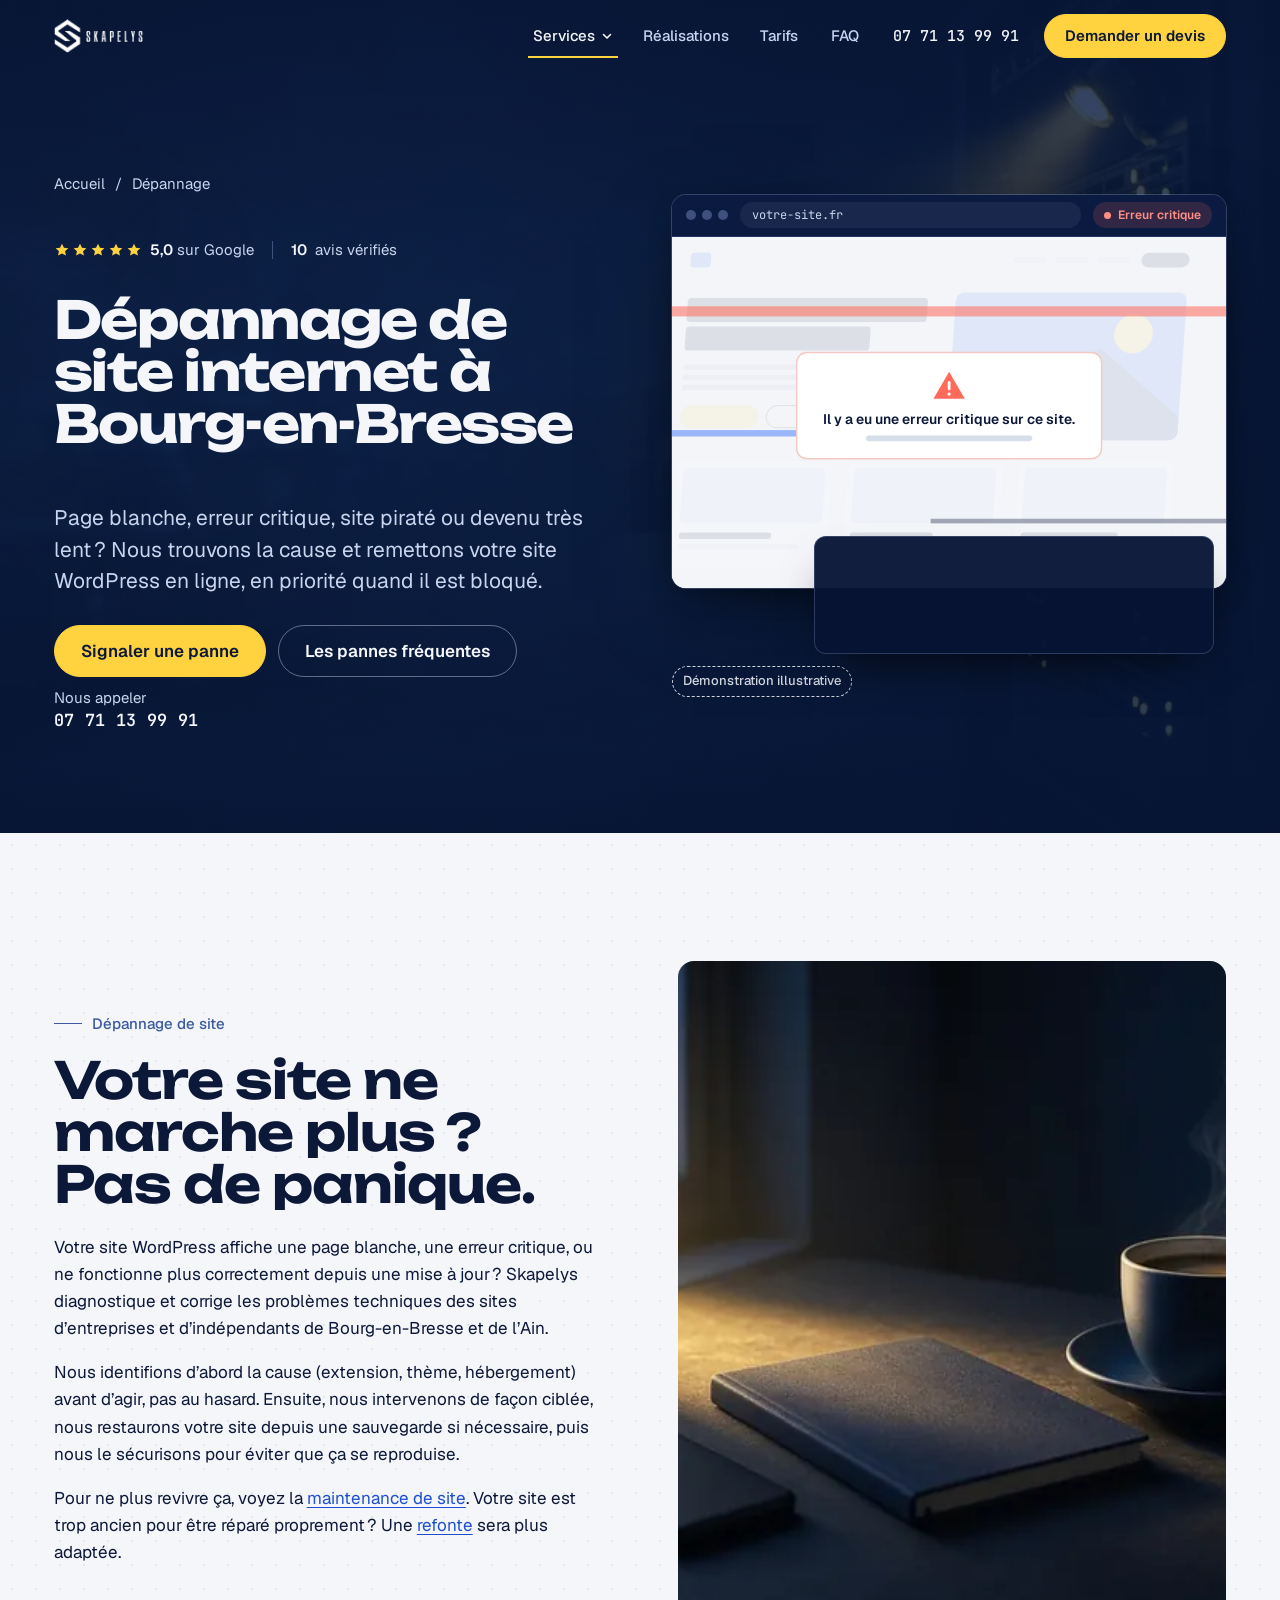
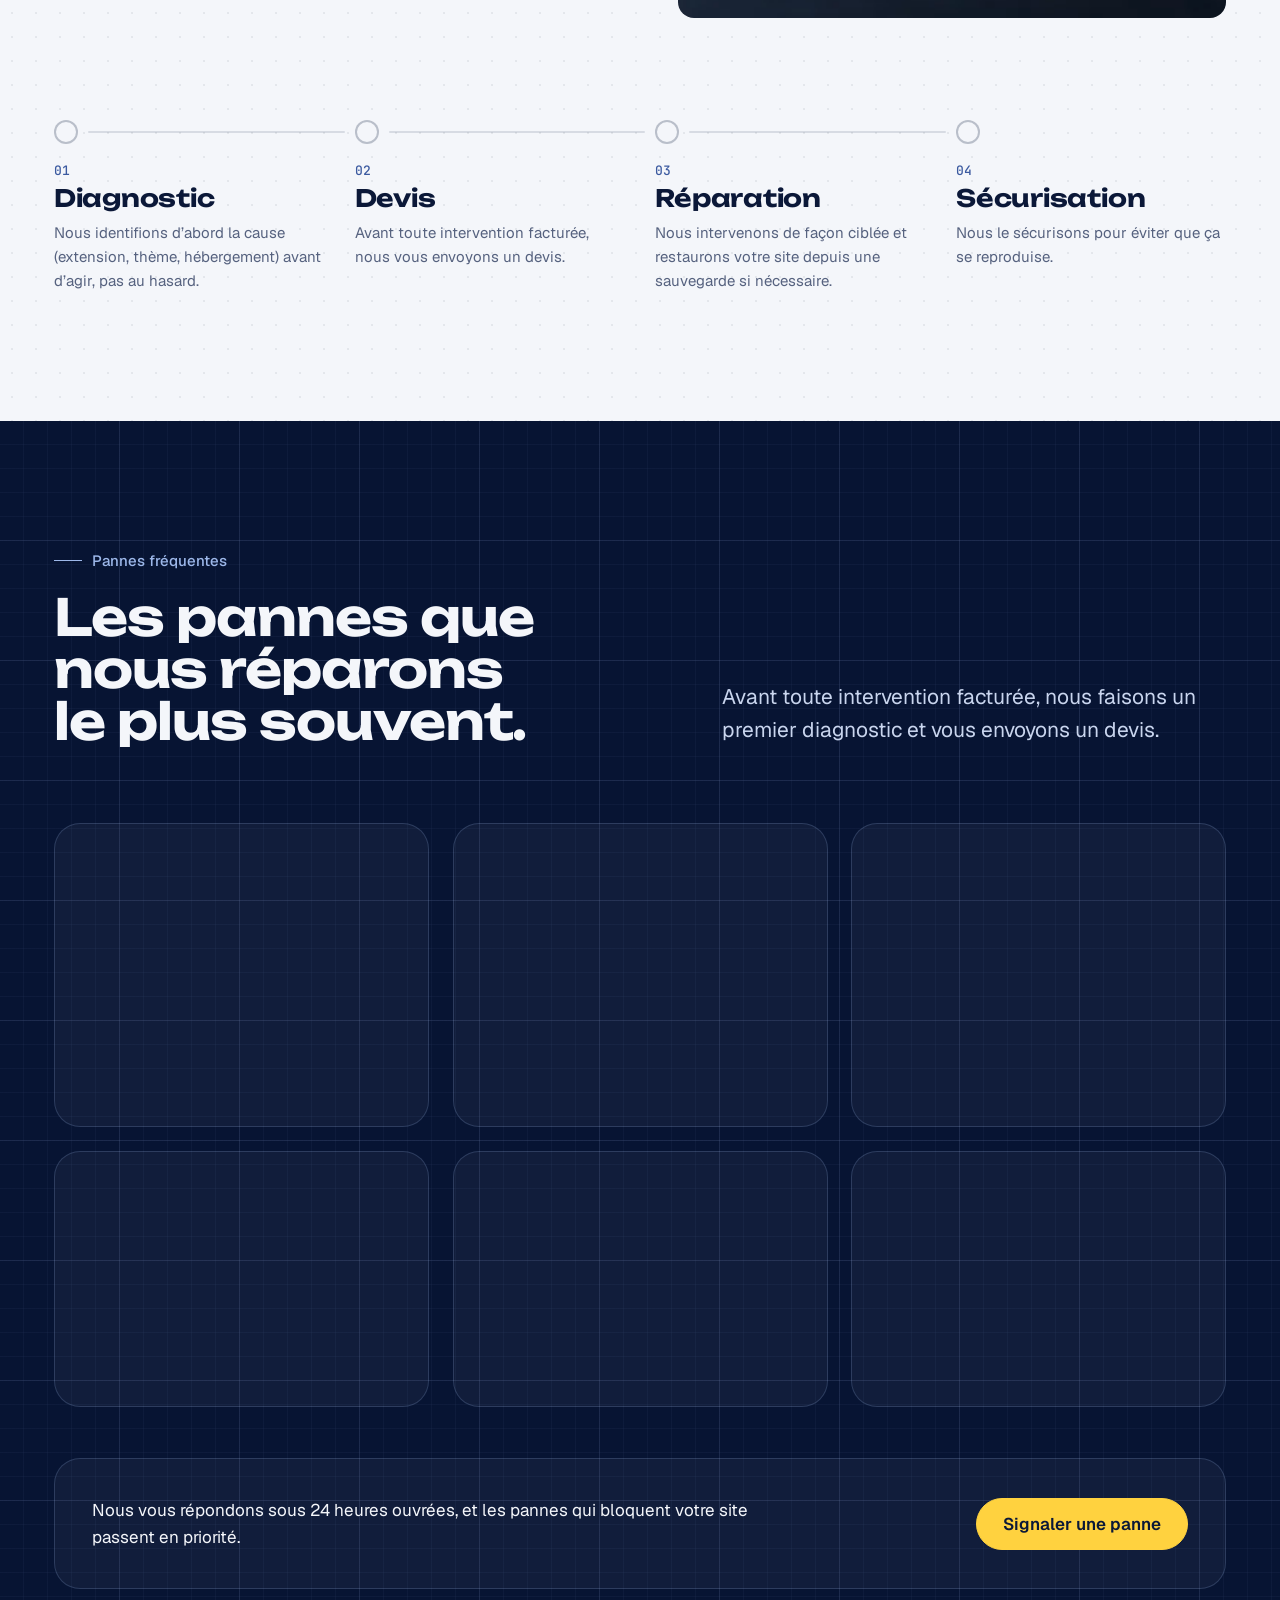
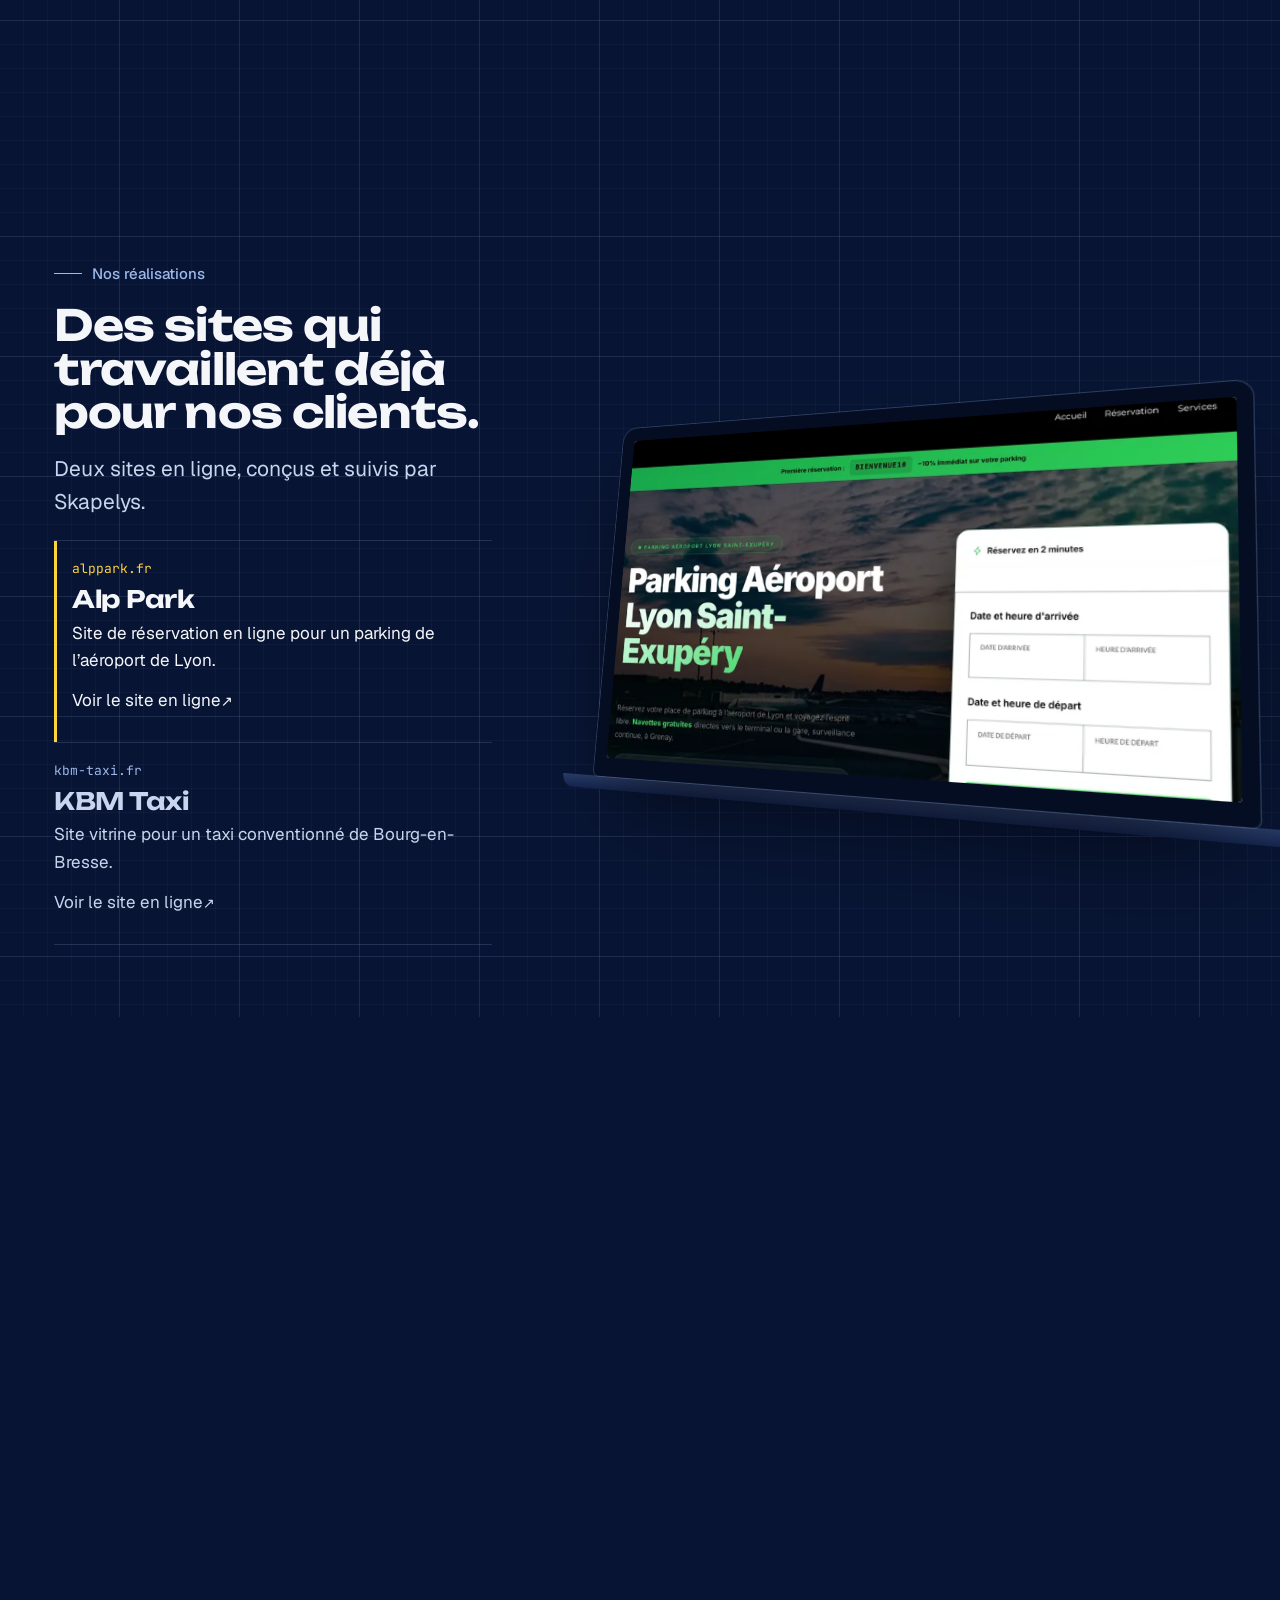
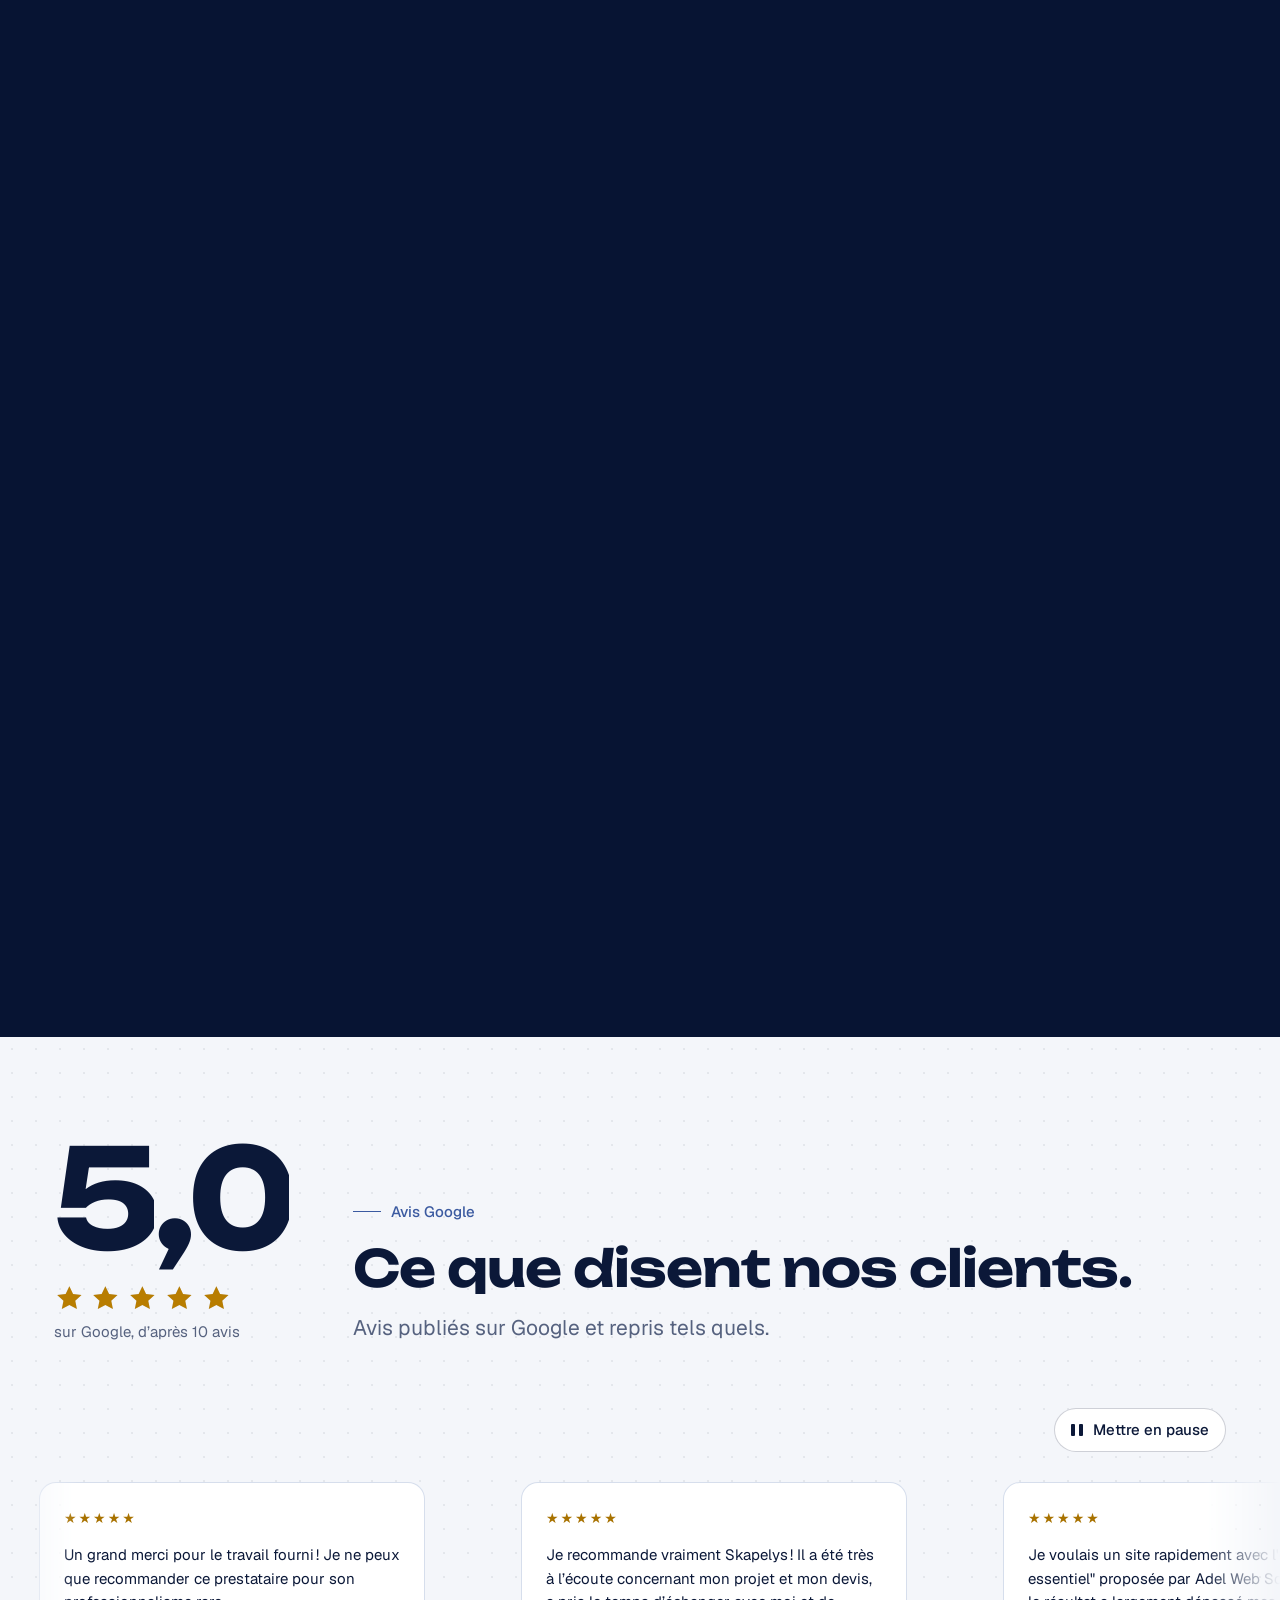
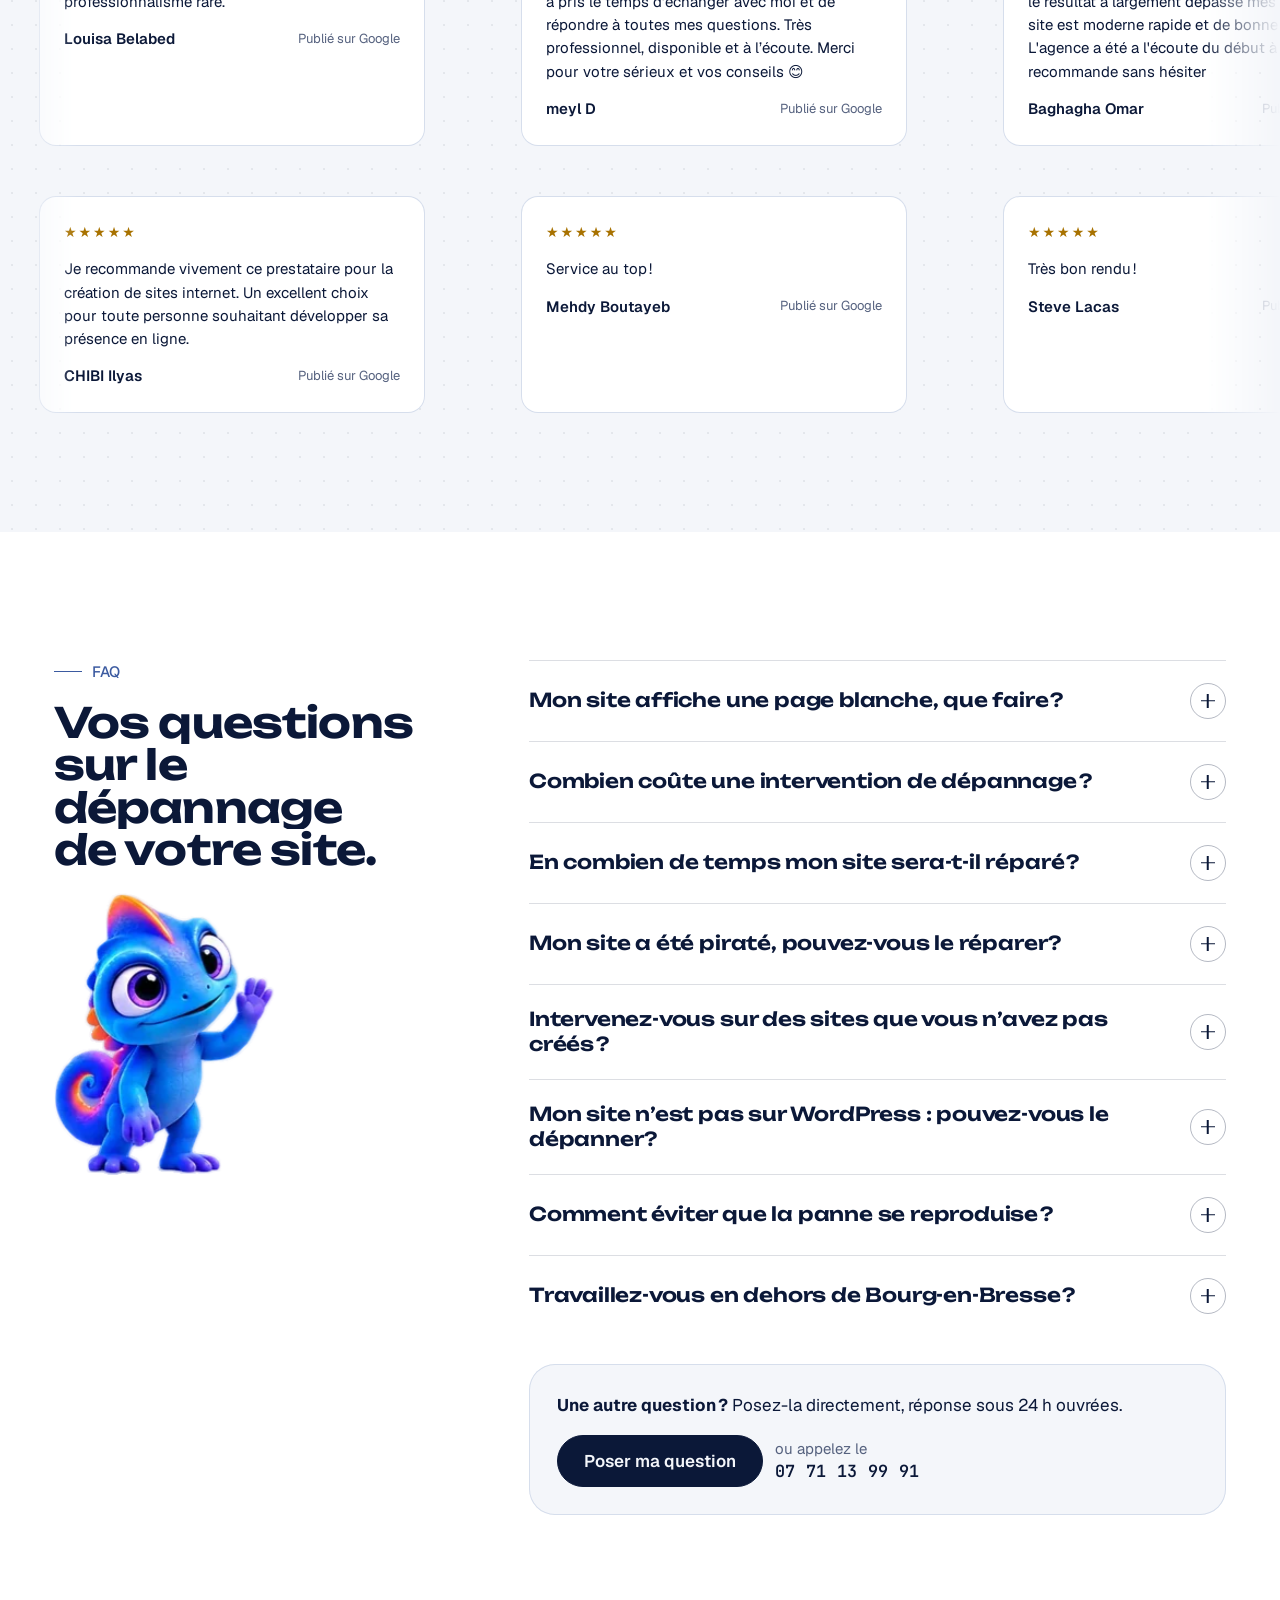
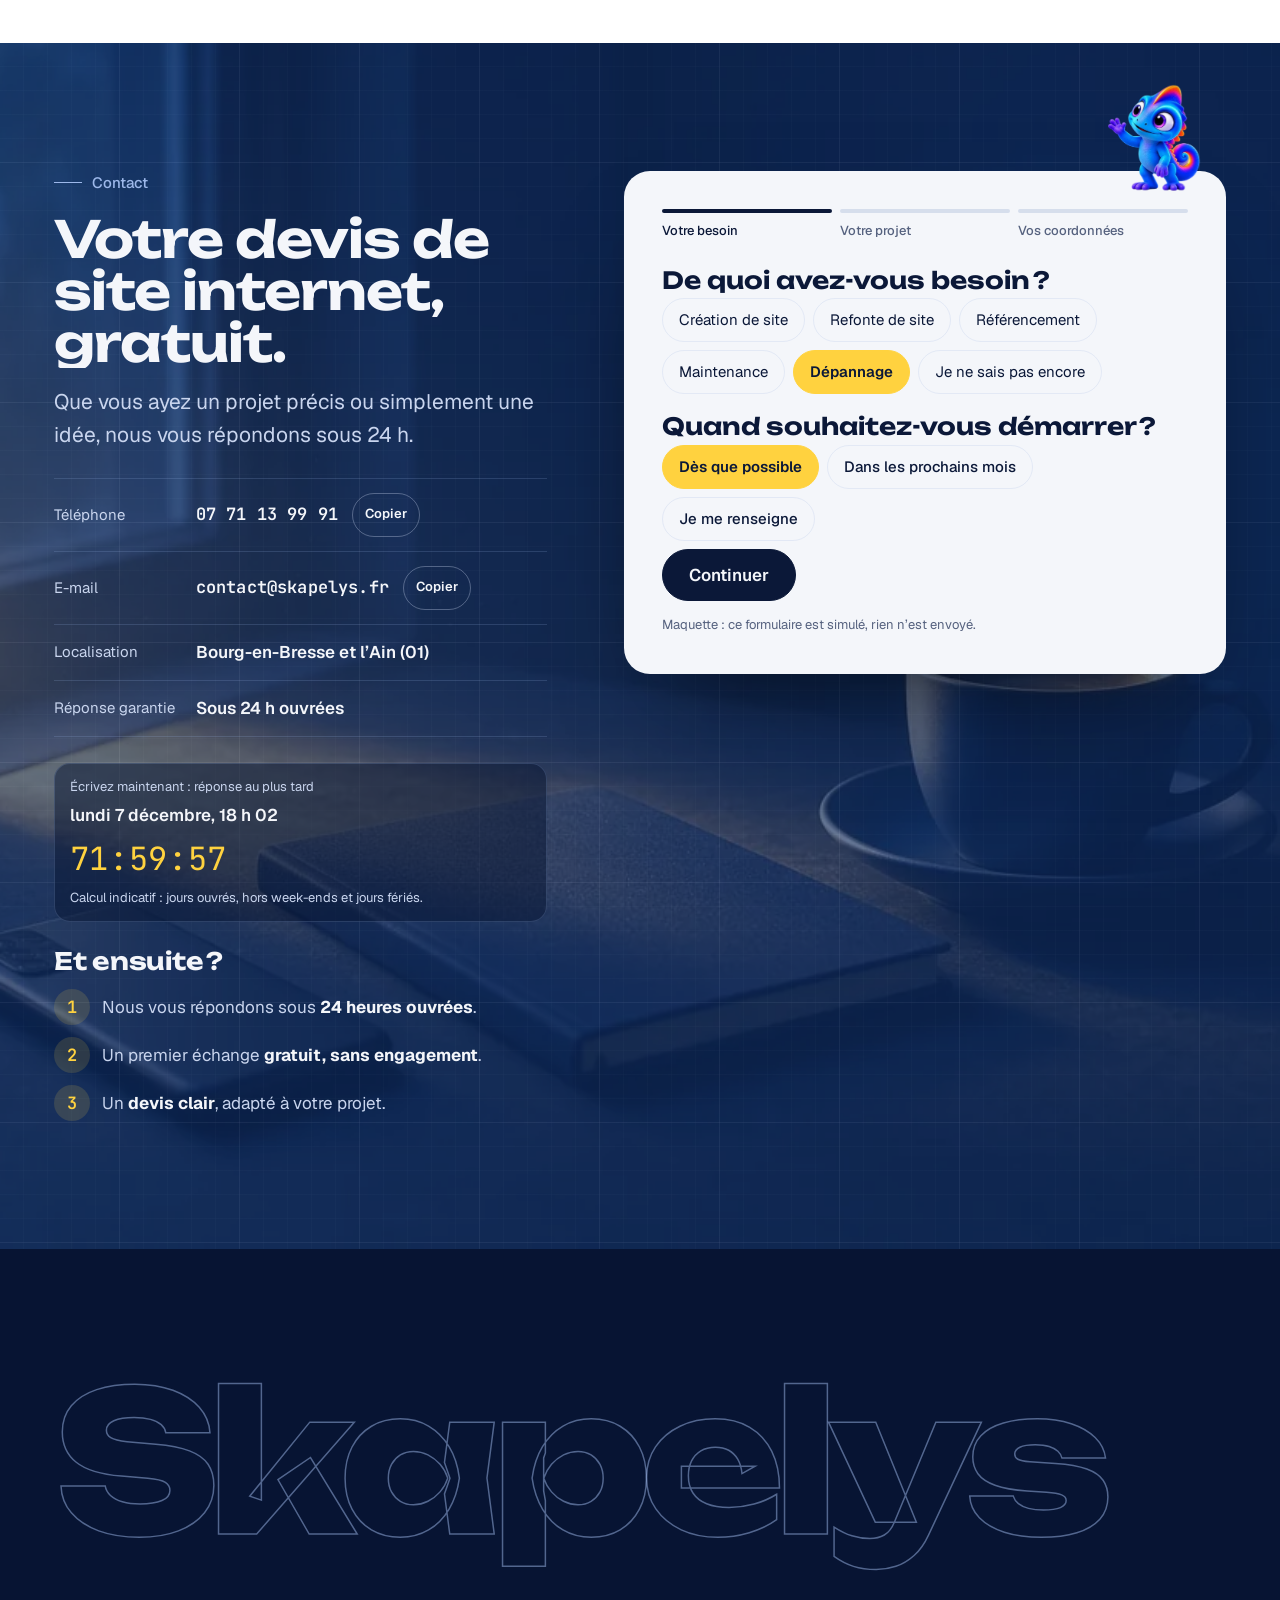
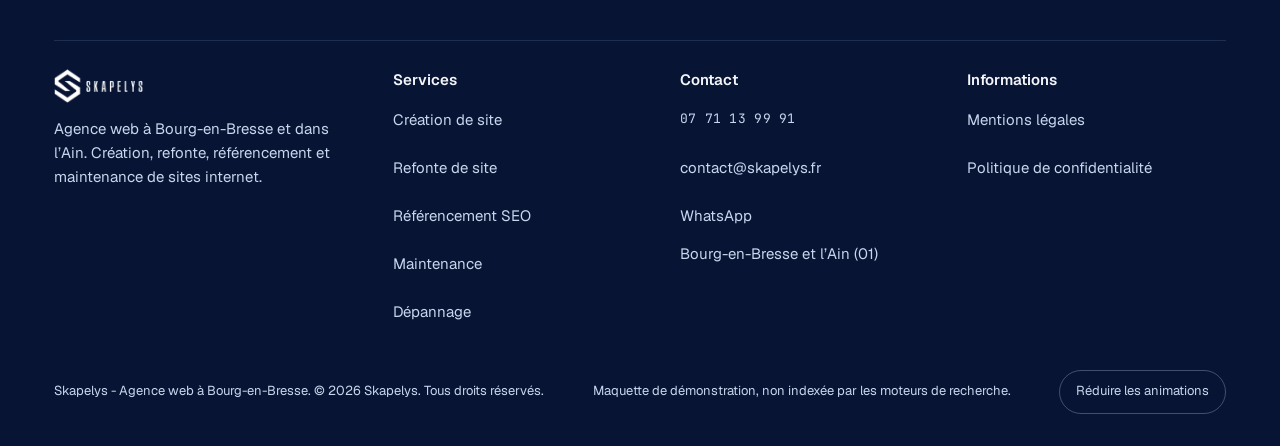
<file: depannage-site-wordpress-bourg-en-bresse.html>
<!doctype html>
<html lang="fr" class="no-js intro">
<head>
<meta charset="utf-8">
<meta name="viewport" content="width=device-width, initial-scale=1, viewport-fit=cover">
<title>Dépannage de site WordPress et internet à Bourg-en-Bresse | Skapelys</title>
<meta name="claude:viewport-fit-sides" content="cover">
<meta name="description" content="Page blanche, erreur critique, site piraté ou lent ? Skapelys dépanne votre site WordPress à Bourg-en-Bresse et dans l’Ain. Diagnostic et devis avant intervention.">
<meta name="robots" content="noindex, nofollow">
<meta name="theme-color" content="#071433">
<meta property="og:type" content="website">
<meta property="og:locale" content="fr_FR">
<meta property="og:site_name" content="Skapelys">
<meta property="og:title" content="Dépannage de site WordPress et internet à Bourg-en-Bresse | Skapelys">
<meta property="og:description" content="Page blanche, erreur critique, site piraté ou lent ? Skapelys dépanne votre site WordPress à Bourg-en-Bresse et dans l’Ain. Diagnostic et devis avant intervention.">
<meta property="og:url" content="https://skapelys-maquette.vercel.app/depannage-site-wordpress-bourg-en-bresse">
<meta property="og:image" content="https://skapelys-maquette.vercel.app/assets/og/depannage.jpg">
<meta property="og:image:type" content="image/jpeg">
<meta property="og:image:width" content="1200">
<meta property="og:image:height" content="630">
<meta property="og:image:alt" content="Dépannage de site WordPress par Skapelys à Bourg-en-Bresse">
<meta name="twitter:card" content="summary_large_image">
<meta name="twitter:title" content="Dépannage de site WordPress et internet à Bourg-en-Bresse | Skapelys">
<meta name="twitter:description" content="Page blanche, erreur critique, site piraté ou lent ? Skapelys dépanne votre site WordPress à Bourg-en-Bresse et dans l’Ain. Diagnostic et devis avant intervention.">
<meta name="twitter:image" content="https://skapelys-maquette.vercel.app/assets/og/depannage.jpg">
<link rel="icon" type="image/png" sizes="32x32" href="assets/img/marque/favicon-32.png">
<link rel="icon" type="image/png" sizes="64x64" href="assets/img/marque/favicon-64.png">
<link rel="apple-touch-icon" href="assets/img/marque/apple-touch-icon.png">
<link rel="preload" href="assets/fonts/unbounded.woff2" as="font" type="font/woff2" crossorigin>
<link rel="preload" href="assets/fonts/geist.woff2" as="font" type="font/woff2" crossorigin>
<style>html,body{background:#071433}</style>
<link rel="stylesheet" href="assets/css/site.css?v=5">
<script>
(function(){var d=document.documentElement;d.classList.remove('no-js');d.classList.add('js','intro');var m='';try{m=localStorage.getItem('sk-motion')||''}catch(e){}var r=window.matchMedia&&matchMedia('(prefers-reduced-motion: reduce)').matches;if(m==='reduce'||(r&&m!=='full')){d.classList.add('motion-reduce');d.classList.remove('intro')}else if(m==='full'){d.classList.add('motion-full')}setTimeout(function(){d.classList.remove('intro')},2900)})();
</script>
<script type="application/ld+json">{"@context": "https://schema.org", "@type": "ProfessionalService", "name": "Skapelys", "description": "Agence web à Bourg-en-Bresse : création de site internet, refonte, référencement et maintenance.", "url": "https://skapelys.fr", "telephone": "+33 7 71 13 99 91", "email": "contact@skapelys.fr", "address": {"@type": "PostalAddress", "streetAddress": "13 allée des Piverts", "postalCode": "01000", "addressLocality": "Bourg-en-Bresse", "addressCountry": "FR"}, "areaServed": ["Bourg-en-Bresse", "Viriat", "Péronnas", "Montagnat", "Saint-Denis-lès-Bourg", "Jasseron", "Saint-Just", "Ain"], "makesOffer": [{"@type": "Offer", "name": "Site One Page", "price": "690", "priceCurrency": "EUR"}, {"@type": "Offer", "name": "Site Sur Mesure", "price": "990", "priceCurrency": "EUR", "description": "À partir de 990 €"}, {"@type": "Offer", "name": "Maintenance", "price": "50", "priceCurrency": "EUR", "description": "Par mois"}]}</script>
<script defer src="assets/vendor/gsap/gsap.min.js"></script>
<script defer src="assets/vendor/gsap/ScrollTrigger.min.js"></script>
<script defer src="assets/vendor/gsap/SplitText.min.js"></script>
<link rel="modulepreload" href="assets/js/main.js?v=5">
<link rel="modulepreload" href="assets/js/modules/core.js?v=5">
<link rel="modulepreload" href="assets/js/modules/sections.js?v=5">
<link rel="modulepreload" href="assets/js/modules/deadline.js?v=5">
<script type="module" src="assets/js/main.js?v=5"></script>
</head>
<body data-page="depannage">
<a class="skip" href="#contenu">Aller au contenu</a>
<div class="curtain" aria-hidden="true"><i></i><i></i><i></i><i></i><i></i><img class="curtain-logo" src="assets/img/marque/logo-symbole.webp" alt="" width="182" height="182"></div>
<header class="site-header" id="haut">
  <div class="wrap">
    <a class="brand" href="/" aria-label="Skapelys, accueil">
      <img src="assets/img/marque/logo-blanc.webp" alt="Skapelys" width="388" height="147" decoding="async" fetchpriority="high">
    </a>
    <nav class="nav" aria-label="Navigation principale">
      <div class="nav-item">
        <button class="nav-trigger is-current" type="button" aria-expanded="false" aria-controls="menu-services">Services<svg viewBox="0 0 12 12" width="12" height="12" aria-hidden="true"><path d="M2.5 4.5L6 8l3.5-3.5" fill="none" stroke="currentColor" stroke-width="1.6" stroke-linecap="round" stroke-linejoin="round"/></svg></button>
        <div class="mega" id="menu-services" hidden>
          <ul class="mega-list"><li><a class="mega-item" href="/creation-site-web-bourg-en-bresse"><span class="mega-thumb"><img src="assets/img/grok/service-creation-760.webp" alt="" width="160" height="107" loading="lazy" decoding="async"></span><span class="mega-txt"><strong>Création de site</strong><span>Vitrine dès 690 €, sur mesure dès 990 €</span></span></a></li><li><a class="mega-item" href="/refonte-site-internet-bourg-en-bresse"><span class="mega-thumb"><img src="assets/img/grok/service-refonte-760.webp" alt="" width="160" height="107" loading="lazy" decoding="async"></span><span class="mega-txt"><strong>Refonte de site</strong><span>Remettre à neuf sans perdre son référencement</span></span></a></li><li><a class="mega-item" href="/referencement-seo-bourg-en-bresse"><span class="mega-thumb"><img src="assets/img/grok/service-seo-760.webp" alt="" width="160" height="107" loading="lazy" decoding="async"></span><span class="mega-txt"><strong>Référencement SEO</strong><span>Monter dans les résultats de Google</span></span></a></li><li><a class="mega-item" href="/maintenance-site-wordpress-bourg-en-bresse"><span class="mega-thumb"><img src="assets/img/grok/service-maintenance-760.webp" alt="" width="160" height="107" loading="lazy" decoding="async"></span><span class="mega-txt"><strong>Maintenance</strong><span>Mises à jour et sauvegardes, 50 € par mois</span></span></a></li><li><a class="mega-item" href="/depannage-site-wordpress-bourg-en-bresse" aria-current="page"><span class="mega-thumb"><img src="assets/img/grok/service-depannage-760.webp" alt="" width="160" height="107" loading="lazy" decoding="async"></span><span class="mega-txt"><strong>Dépannage</strong><span>Page blanche, erreur, site piraté</span></span></a></li></ul>
          <a class="mega-all" href="/#services">Voir tous les services sur l’accueil</a>
        </div>
      </div>
      <a href="/#realisations">Réalisations</a><a href="/#tarifs">Tarifs</a><a href="#faq">FAQ</a>
      <a class="nav-phone" href="tel:+33771139991">07 71 13 99 91</a>
      <a class="btn" href="#contact" data-magnetic><span class="btn-label">Demander un devis</span></a>
    </nav>
    <button class="burger" type="button" aria-expanded="false" aria-controls="menu-mobile" aria-label="Ouvrir le menu"><span></span><span></span></button>
  </div>
  <div class="progress" aria-hidden="true"><i class="progress-fill"></i></div>
</header>
<div class="mobile-menu" id="menu-mobile" hidden>
  <a href="/" data-close>Accueil</a>
  <div class="mm-group"><span class="mm-label">Services</span><ul><li><a href="/creation-site-web-bourg-en-bresse" data-close>Création de site</a></li><li><a href="/refonte-site-internet-bourg-en-bresse" data-close>Refonte de site</a></li><li><a href="/referencement-seo-bourg-en-bresse" data-close>Référencement SEO</a></li><li><a href="/maintenance-site-wordpress-bourg-en-bresse" data-close>Maintenance</a></li><li><a href="/depannage-site-wordpress-bourg-en-bresse" data-close aria-current="page">Dépannage</a></li></ul></div>
  <a href="/#realisations" data-close>Réalisations</a><a href="/#tarifs" data-close>Tarifs</a><a href="#faq" data-close>FAQ</a>
  <div class="mm-foot">
    <span class="muted">Téléphone</span>
    <a href="tel:+33771139991" class="cote">07 71 13 99 91</a>
    <span class="muted">E-mail</span>
    <a href="mailto:contact@skapelys.fr">contact@skapelys.fr</a>
    <div class="btn-row"><a class="btn" href="#contact" data-close><span class="btn-label">Demander un devis</span></a><a class="btn btn--line" href="https://wa.me/33771139991" target="_blank" rel="noopener"><span class="btn-label">WhatsApp</span></a></div>
  </div>
</div>
<nav class="action-bar" aria-label="Contact rapide">
  <a href="tel:+33771139991">Appeler</a>
  <a href="https://wa.me/33771139991" target="_blank" rel="noopener">WhatsApp</a>
  <a class="primary" href="#contact">Devis gratuit</a>
</nav>
<div class="reticle" aria-hidden="true"><div class="reticle-cross"></div></div>
<div class="reticle-box" aria-hidden="true"></div>
<div class="reticle-label" aria-hidden="true"></div>
<main id="contenu">
<section class="page-hero" id="ouverture" aria-labelledby="hero-titre" data-hero-page>
  <div class="hero-bg"><picture><source media="(max-width: 700px)" srcset="assets/img/grok/depannage-ouverture-mobile-480.webp 480w, assets/img/grok/depannage-ouverture-mobile-784.webp 784w" sizes="100vw" width="784" height="1168"><img src="assets/img/grok/depannage-ouverture-1168.webp" alt="" width="1168" height="784" decoding="async" srcset="assets/img/grok/depannage-ouverture-760.webp 760w, assets/img/grok/depannage-ouverture-1168.webp 1168w" sizes="100vw" fetchpriority="high"></picture></div>
  <div class="hero-vignette" aria-hidden="true"></div>
  <div class="wrap">
    <div class="hero-copy">
      <nav class="breadcrumb" aria-label="Fil d’Ariane" data-intro><a href="/">Accueil</a><span aria-hidden="true">/</span><span aria-current="page">Dépannage</span></nav>
      <div class="proof" data-intro><span class="proof-item"><span class="stars" aria-hidden="true"><svg viewBox="0 0 24 24" aria-hidden="true" width="16" height="16"><path fill="currentColor" d="M12 2.6l2.9 6 6.6.8-4.9 4.5 1.3 6.5L12 17.2l-5.9 3.2 1.3-6.5L2.5 9.4l6.6-.8z"/></svg><svg viewBox="0 0 24 24" aria-hidden="true" width="16" height="16"><path fill="currentColor" d="M12 2.6l2.9 6 6.6.8-4.9 4.5 1.3 6.5L12 17.2l-5.9 3.2 1.3-6.5L2.5 9.4l6.6-.8z"/></svg><svg viewBox="0 0 24 24" aria-hidden="true" width="16" height="16"><path fill="currentColor" d="M12 2.6l2.9 6 6.6.8-4.9 4.5 1.3 6.5L12 17.2l-5.9 3.2 1.3-6.5L2.5 9.4l6.6-.8z"/></svg><svg viewBox="0 0 24 24" aria-hidden="true" width="16" height="16"><path fill="currentColor" d="M12 2.6l2.9 6 6.6.8-4.9 4.5 1.3 6.5L12 17.2l-5.9 3.2 1.3-6.5L2.5 9.4l6.6-.8z"/></svg><svg viewBox="0 0 24 24" aria-hidden="true" width="16" height="16"><path fill="currentColor" d="M12 2.6l2.9 6 6.6.8-4.9 4.5 1.3 6.5L12 17.2l-5.9 3.2 1.3-6.5L2.5 9.4l6.6-.8z"/></svg></span><span><strong>5,0</strong> sur Google</span></span><span class="proof-sep" aria-hidden="true"></span><span class="proof-item"><strong>10</strong> avis vérifiés</span></div>
      <h1 id="hero-titre"><span class="h1-main" data-hero-title>Dépannage de site internet à <span class="nw">Bourg-en-Bresse</span></span></h1>
      <p class="h1-sub" data-intro>Page blanche, erreur critique, site piraté ou devenu très lent ? Nous trouvons la cause et remettons votre site WordPress en ligne, en priorité quand il est bloqué.</p>
      <div class="btn-row" data-intro><a class="btn" href="#contact" data-magnetic><span class="btn-label">Signaler une panne</span></a><a class="btn btn--line" href="#pannes" data-magnetic><span class="btn-label">Les pannes fréquentes</span></a><span class="phone-inline"><span class="muted">Nous appeler</span><strong>07 71 13 99 91</strong></span></div>
    </div>
    <div class="hero-visual" data-intro-visual><div class="fix" data-fix>
  <div class="browser fix-browser">
    <div class="browser-bar"><div class="browser-dots" aria-hidden="true"><i></i><i></i><i></i></div>
      <div class="browser-url"><span class="url-text">votre-site.fr</span></div>
      <span class="browser-status is-live" data-fix-status><i aria-hidden="true"></i><span class="st-text">En ligne</span></span></div>
    <div class="fix-view"><svg viewBox="0 0 1200 760" aria-hidden="true" preserveAspectRatio="xMidYMid slice">
<rect width="1200" height="760" fill="#f4f6fa"/>
<g class="gl-ok">
<rect width="1200" height="760" fill="#f4f6fa"/>
<rect x="60" y="34" width="44" height="32" rx="8" fill="#2a6bfa"/>
<rect x="760" y="44" width="70" height="12" rx="6" fill="#c8d2e6"/><rect x="850" y="44" width="70" height="12" rx="6" fill="#c8d2e6"/><rect x="940" y="44" width="70" height="12" rx="6" fill="#c8d2e6"/>
<rect x="1036" y="34" width="104" height="32" rx="16" fill="#0b1838"/>
<rect x="60" y="132" width="520" height="52" rx="8" fill="#0b1838"/><rect x="60" y="194" width="400" height="52" rx="8" fill="#0b1838"/>
<rect x="60" y="276" width="470" height="12" rx="6" fill="#a9b4cc"/><rect x="60" y="298" width="440" height="12" rx="6" fill="#a9b4cc"/><rect x="60" y="320" width="360" height="12" rx="6" fill="#a9b4cc"/>
<rect x="60" y="364" width="170" height="50" rx="25" fill="#ffd23f"/><rect x="247" y="365" width="148" height="48" rx="24" fill="none" stroke="#0b1838" stroke-width="2"/>
<rect x="640" y="120" width="500" height="320" rx="18" fill="#2a6bfa"/><circle cx="1030" cy="210" r="42" fill="#ffd23f"/><path d="M640 400l120-110 90 70 110-120 180 150v32a18 18 0 0 1-18 18H658a18 18 0 0 1-18-18z" fill="#0c2656" opacity=".85"/>
<g><rect x="60" y="484" width="340" height="236" rx="16" fill="#fff" stroke="#d6deec"/><rect x="76" y="500" width="308" height="120" rx="10" fill="#cfdcf6"/><rect x="76" y="640" width="200" height="14" rx="7" fill="#0b1838"/><rect x="76" y="666" width="260" height="10" rx="5" fill="#c8d2e6"/></g>
<g><rect x="430" y="484" width="340" height="236" rx="16" fill="#fff" stroke="#d6deec"/><rect x="446" y="500" width="308" height="120" rx="10" fill="#cfdcf6"/><rect x="446" y="640" width="180" height="14" rx="7" fill="#0b1838"/><rect x="446" y="666" width="240" height="10" rx="5" fill="#c8d2e6"/></g>
<g><rect x="800" y="484" width="340" height="236" rx="16" fill="#fff" stroke="#d6deec"/><rect x="816" y="500" width="308" height="120" rx="10" fill="#cfdcf6"/><rect x="816" y="640" width="210" height="14" rx="7" fill="#0b1838"/><rect x="816" y="666" width="250" height="10" rx="5" fill="#c8d2e6"/></g>
</g>
<g class="gl-bad" opacity="0">
<rect width="1200" height="760" fill="#f4f6fa" opacity=".9"/>
<rect x="0" y="150" width="1200" height="22" fill="#ff6b5a" opacity=".55"/><rect x="-40" y="418" width="760" height="14" fill="#2a6bfa" opacity=".45"/><rect x="560" y="610" width="680" height="10" fill="#0b1838" opacity=".35"/>
<rect x="270" y="250" width="660" height="230" rx="22" fill="#fff" stroke="#f3c9c2" stroke-width="3"/>
<path d="M600 292l34 58h-68z" fill="#ff6b5a"/><rect x="597" y="312" width="6" height="20" rx="3" fill="#fff"/><circle cx="600" cy="340" r="3.5" fill="#fff"/>
<text x="600" y="404" text-anchor="middle" font-family="Geist, Arial, sans-serif" font-size="30" font-weight="600" fill="#0b1838">Il y a eu une erreur critique sur ce site.</text>
<rect x="420" y="430" width="360" height="12" rx="6" fill="#d6deec"/>
</g>
<g class="gl-fixed" opacity="0"><circle cx="1136" cy="124" r="40" fill="#2ed47a" stroke="#f4f6fa" stroke-width="8"/><path d="M1118 124l12 11 22-22" stroke="#0b1838" stroke-width="7" fill="none" stroke-linecap="round" stroke-linejoin="round"/></g>
</svg></div>
  </div>
  <div class="console" aria-hidden="true">
    <p data-line>Diagnostic en cours…</p>
    <p data-line>Cause identifiée : une extension en conflit</p>
    <p data-line>Sauvegarde saine restaurée</p>
    <p data-line class="ok">Site sécurisé, de nouveau en ligne</p>
  </div>
  <span class="tag-illus">Démonstration illustrative</span>
</div></div>
  </div>
</section><section class="band band--papier" id="pas-de-panique" aria-labelledby="pp-titre">
  <div class="wrap two-col">
    <div style="display:grid;gap:24px">
      <div class="sec-head" style="margin-bottom:0"><span class="eyebrow">Dépannage de site</span><h2 id="pp-titre" data-split>Votre site ne marche <span class="nw">plus ?</span> Pas de panique.</h2></div>
      <div class="prose">
        <p>Votre site WordPress affiche une page blanche, une erreur critique, ou ne fonctionne plus correctement depuis une mise à jour ? Skapelys diagnostique et corrige les problèmes techniques des sites d’entreprises et d’indépendants de Bourg-en-Bresse et de l’Ain.</p>
        <p>Nous identifions d’abord la cause (extension, thème, hébergement) avant d’agir, pas au hasard. Ensuite, nous intervenons de façon ciblée, nous restaurons votre site depuis une sauvegarde si nécessaire, puis nous le sécurisons pour éviter que ça se reproduise.</p>
        <p>Pour ne plus revivre ça, voyez la <a href="/maintenance-site-wordpress-bourg-en-bresse">maintenance de site</a>. Votre site est trop ancien pour être réparé proprement ? Une <a href="/refonte-site-internet-bourg-en-bresse">refonte</a> sera plus adaptée.</p>
      </div>
    </div>
    <div class="media photo-tall" data-parallax><img src="assets/img/grok/accueil-contact-1168.webp" alt="Bureau au petit matin, téléphone retourné, carnet et café fumant" width="1168" height="784" decoding="async" loading="lazy" srcset="assets/img/grok/accueil-contact-760.webp 760w, assets/img/grok/accueil-contact-1168.webp 1168w" sizes="(max-width: 900px) 92vw, 44vw"></div>
  </div>
  <div class="wrap"><ol class="proc" data-proc aria-label="Les étapes d’un dépannage"><li class="proc-step" data-proc-step><span class="proc-dot" aria-hidden="true"></span><h3>Diagnostic</h3><p>Nous identifions d’abord la cause (extension, thème, hébergement) avant d’agir, pas au hasard.</p></li><li class="proc-step" data-proc-step><span class="proc-dot" aria-hidden="true"></span><h3>Devis</h3><p>Avant toute intervention facturée, nous vous envoyons un devis.</p></li><li class="proc-step" data-proc-step><span class="proc-dot" aria-hidden="true"></span><h3>Réparation</h3><p>Nous intervenons de façon ciblée et restaurons votre site depuis une sauvegarde si nécessaire.</p></li><li class="proc-step" data-proc-step><span class="proc-dot" aria-hidden="true"></span><h3>Sécurisation</h3><p>Nous le sécurisons pour éviter que ça se reproduise.</p></li></ol></div>
</section>
<section class="band band--nuit" id="pannes" aria-labelledby="pannes-titre">
  <div class="wrap">
    <div class="sec-head sec-head--split"><div style="display:grid;gap:18px"><span class="eyebrow">Pannes fréquentes</span><h2 id="pannes-titre" data-split>Les pannes que nous réparons le plus souvent.</h2></div><p class="lead">Avant toute intervention facturée, nous faisons un premier diagnostic et vous envoyons un devis.</p></div>
    <div class="pannes-grid"><article class="panne" data-panne data-tilt><div class="panne-top"><span class="panne-ico" aria-hidden="true"><svg viewBox="0 0 24 24"><path d="M12 3l9.5 16.5h-19z"/><path d="M12 10v4.5M12 17.2v.3"/></svg></span><span class="panne-k">Urgence</span></div><h3>Page blanche et erreur critique</h3><p>Votre site affiche un écran blanc ou le message « Il y a eu une erreur critique sur ce site ». Nous trouvons l’extension, le thème ou l’erreur PHP en cause et nous la corrigeons.</p></article><article class="panne" data-panne data-tilt><div class="panne-top"><span class="panne-ico" aria-hidden="true"><svg viewBox="0 0 24 24"><path d="M20 12a8 8 0 1 1-2.6-5.9"/><path d="M20 4v4.5h-4.5"/></svg></span><span class="panne-k">Mise à jour</span></div><h3>Le site ne marche plus depuis une mise à jour</h3><p>Une extension ou le thème n’est plus compatible après une mise à jour de WordPress. Nous isolons le conflit et remettons le site en état de marche.</p></article><article class="panne" data-panne data-tilt><div class="panne-top"><span class="panne-ico" aria-hidden="true"><svg viewBox="0 0 24 24"><path d="M12 3l8 3v6c0 4.6-3.4 8-8 9-4.6-1-8-4.4-8-9V6z"/><path d="M8.5 12l2.5 2.5 4.5-5"/></svg></span><span class="panne-k">Sécurité</span></div><h3>Site piraté ou infecté</h3><p>Pages modifiées, redirections vers d’autres sites, alerte de Google : nous nettoyons le site, le restaurons si besoin et le sécurisons pour reprendre le contrôle.</p></article><article class="panne" data-panne data-tilt><div class="panne-top"><span class="panne-ico" aria-hidden="true"><svg viewBox="0 0 24 24"><path d="M4 16a8 8 0 0 1 16 0"/><path d="M12 16l4-5"/></svg></span><span class="panne-k">Performance</span></div><h3>Un site devenu très lent</h3><p>Des pages qui mettent de longues secondes à s’afficher font fuir vos visiteurs. Nous cherchons ce qui ralentit le site et nous le corrigeons.</p></article><article class="panne" data-panne data-tilt><div class="panne-top"><span class="panne-ico" aria-hidden="true"><svg viewBox="0 0 24 24"><rect x="4" y="4" width="16" height="7" rx="2"/><rect x="4" y="13" width="16" height="7" rx="2"/><path d="M8 7.5h.01M8 16.5h.01"/></svg></span><span class="panne-k">Hébergement</span></div><h3>Site inaccessible</h3><p>Le site ne s’affiche plus du tout ? Nous vérifions l’hébergement, le nom de domaine et la configuration pour trouver d’où vient le blocage.</p></article><article class="panne" data-panne data-tilt><div class="panne-top"><span class="panne-ico" aria-hidden="true"><svg viewBox="0 0 24 24"><circle cx="12" cy="12" r="9"/><path d="M8 12.5l2.7 2.7L16 9.5"/></svg></span><span class="panne-k">Prévention</span></div><h3>Éviter la prochaine panne</h3><p>Une fois le site réparé, la maintenance mensuelle garde WordPress, le thème et les extensions à jour et votre site sauvegardé.</p></article></div>
    <div class="state-strip state-strip--dark">
      <p>Nous vous répondons sous 24 heures ouvrées, et les pannes qui bloquent votre site passent en priorité.</p>
      <a class="btn" href="#contact"><span class="btn-label">Signaler une panne</span></a>
    </div>
  </div>
</section>
<section class="band band--nuit realisations" id="realisations" aria-labelledby="real-titre" data-real-section>
  <div class="real-pin">
    <div class="wrap">
      <div class="real-text">
        <div class="sec-head" style="margin-bottom:0">
          <span class="eyebrow">Nos réalisations</span>
          <h2 id="real-titre" data-split>Des sites qui travaillent déjà pour nos clients.</h2>
          <p class="lead">Deux sites en ligne, conçus et suivis par Skapelys.</p>
        </div>
        <div class="real-list"><article class="real-item is-active" data-real="0"><span class="domain">alppark.fr</span><h3>Alp Park</h3><p>Site de réservation en ligne pour un parking de l’aéroport de Lyon.</p><a class="link ext" href="https://alppark.fr" target="_blank" rel="noopener">Voir le site en ligne</a></article><article class="real-item" data-real="1"><span class="domain">kbm-taxi.fr</span><h3>KBM Taxi</h3><p>Site vitrine pour un taxi conventionné de Bourg-en-Bresse.</p><a class="link ext" href="https://kbm-taxi.fr" target="_blank" rel="noopener">Voir le site en ligne</a></article></div>
      </div>
      <div class="devices-scene">
        <div class="laptop" data-laptop>
          <div class="laptop-screen"><div class="laptop-display"><div class="shot is-active" data-shot="0"><div class="shot-scroll"><img src="assets/img/realisations/alppark-ecran-1600.webp" alt="Page d’accueil du site Alp Park : réservation de parking à l’aéroport de Lyon Saint-Exupéry" width="1600" height="900" decoding="async" loading="lazy" srcset="assets/img/realisations/alppark-ecran-960.webp 960w, assets/img/realisations/alppark-ecran-1600.webp 1600w" sizes="(max-width: 900px) 92vw, 60vw"></div></div><div class="shot" data-shot="1"><div class="shot-scroll"><img src="assets/img/realisations/kbm-taxi-ecran-1600.webp" alt="Page d’accueil du site KBM Taxi, taxi conventionné à Bourg-en-Bresse" width="1600" height="900" decoding="async" loading="lazy" srcset="assets/img/realisations/kbm-taxi-ecran-960.webp 960w, assets/img/realisations/kbm-taxi-ecran-1600.webp 1600w" sizes="(max-width: 900px) 92vw, 60vw"></div></div><a class="laptop-link" href="https://alppark.fr" target="_blank" rel="noopener" data-laptop-link><span class="laptop-cta">Voir alppark.fr</span></a></div></div>
          <div class="laptop-base"></div>
        </div>
      </div>
    </div>
  </div>
</section><section class="band band--papier avis" id="avis" aria-labelledby="avis-titre" style="padding-block:clamp(64px,8vw,120px)">
  <div class="wrap">
    <div class="avis-head">
      <div class="score" data-score>
        <div class="score-num" aria-label="Note moyenne 5,0 sur 5"><span class="digit"><span>5</span></span><span>,</span><span class="digit"><span>0</span></span></div>
        <div class="score-stars"><svg viewBox="0 0 24 24" aria-hidden="true"><path class="empty" d="M12 2.6l2.9 6 6.6.8-4.9 4.5 1.3 6.5L12 17.2l-5.9 3.2 1.3-6.5L2.5 9.4l6.6-.8z"/><path class="fill" d="M12 2.6l2.9 6 6.6.8-4.9 4.5 1.3 6.5L12 17.2l-5.9 3.2 1.3-6.5L2.5 9.4l6.6-.8z"/></svg><svg viewBox="0 0 24 24" aria-hidden="true"><path class="empty" d="M12 2.6l2.9 6 6.6.8-4.9 4.5 1.3 6.5L12 17.2l-5.9 3.2 1.3-6.5L2.5 9.4l6.6-.8z"/><path class="fill" d="M12 2.6l2.9 6 6.6.8-4.9 4.5 1.3 6.5L12 17.2l-5.9 3.2 1.3-6.5L2.5 9.4l6.6-.8z"/></svg><svg viewBox="0 0 24 24" aria-hidden="true"><path class="empty" d="M12 2.6l2.9 6 6.6.8-4.9 4.5 1.3 6.5L12 17.2l-5.9 3.2 1.3-6.5L2.5 9.4l6.6-.8z"/><path class="fill" d="M12 2.6l2.9 6 6.6.8-4.9 4.5 1.3 6.5L12 17.2l-5.9 3.2 1.3-6.5L2.5 9.4l6.6-.8z"/></svg><svg viewBox="0 0 24 24" aria-hidden="true"><path class="empty" d="M12 2.6l2.9 6 6.6.8-4.9 4.5 1.3 6.5L12 17.2l-5.9 3.2 1.3-6.5L2.5 9.4l6.6-.8z"/><path class="fill" d="M12 2.6l2.9 6 6.6.8-4.9 4.5 1.3 6.5L12 17.2l-5.9 3.2 1.3-6.5L2.5 9.4l6.6-.8z"/></svg><svg viewBox="0 0 24 24" aria-hidden="true"><path class="empty" d="M12 2.6l2.9 6 6.6.8-4.9 4.5 1.3 6.5L12 17.2l-5.9 3.2 1.3-6.5L2.5 9.4l6.6-.8z"/><path class="fill" d="M12 2.6l2.9 6 6.6.8-4.9 4.5 1.3 6.5L12 17.2l-5.9 3.2 1.3-6.5L2.5 9.4l6.6-.8z"/></svg></div>
        <div class="score-meta">sur Google, d’après 10 avis</div>
      </div>
      <div class="sec-head" style="margin-bottom:0">
        <span class="eyebrow">Avis Google</span>
        <h2 id="avis-titre" data-split>Ce que disent nos clients.</h2>
        <p class="lead">Avis publiés sur Google et repris tels quels.</p>
      </div>
    </div>
  </div>
  <div class="wrap ribbons-ctrl"><button class="pause-btn" type="button" data-ribbon-toggle aria-pressed="false"><span class="pause-ico" aria-hidden="true"></span><span class="pause-txt">Mettre en pause</span></button></div>
  <div class="ribbons" tabindex="0" aria-label="Avis clients défilants">
    <div class="ribbon" style="--dur:80s"><figure class="review"><span class="r-stars" aria-label="5 étoiles sur 5">★★★★★</span><blockquote>Un grand merci pour le travail fourni ! Je ne peux que recommander ce prestataire pour son professionnalisme rare.</blockquote><figcaption><strong>Louisa Belabed</strong><span>Publié sur Google</span></figcaption></figure><figure class="review"><span class="r-stars" aria-label="5 étoiles sur 5">★★★★★</span><blockquote>Je recommande vraiment Skapelys ! Il a été très à l’écoute concernant mon projet et mon devis, a pris le temps d’échanger avec moi et de répondre à toutes mes questions. Très professionnel, disponible et à l’écoute. Merci pour votre sérieux et vos conseils 😊</blockquote><figcaption><strong>meyl D</strong><span>Publié sur Google</span></figcaption></figure><figure class="review"><span class="r-stars" aria-label="5 étoiles sur 5">★★★★★</span><blockquote>Je voulais un site rapidement avec l'offre "site essentiel" proposée par Adel Web Solutions, et le résultat a largement dépassé mes attentes. Le site est moderne rapide et de bonne qualité. L'agence a été a l'écoute du début à la fin ! Je recommande sans hésiter</blockquote><figcaption><strong>Baghagha Omar</strong><span>Publié sur Google</span></figcaption></figure><figure class="review"><span class="r-stars" aria-label="5 étoiles sur 5">★★★★★</span><blockquote>J’ai réalisé mon site internet et je ne suis pas déçu du résultat, à l’écoute des attentes et surtout très réactif. Je recommande !</blockquote><figcaption><strong>Adnane IJJOU</strong><span>Publié sur Google</span></figcaption></figure><figure class="review dup" aria-hidden="true"><span class="r-stars" aria-label="5 étoiles sur 5">★★★★★</span><blockquote>Un grand merci pour le travail fourni ! Je ne peux que recommander ce prestataire pour son professionnalisme rare.</blockquote><figcaption><strong>Louisa Belabed</strong><span>Publié sur Google</span></figcaption></figure><figure class="review dup" aria-hidden="true"><span class="r-stars" aria-label="5 étoiles sur 5">★★★★★</span><blockquote>Je recommande vraiment Skapelys ! Il a été très à l’écoute concernant mon projet et mon devis, a pris le temps d’échanger avec moi et de répondre à toutes mes questions. Très professionnel, disponible et à l’écoute. Merci pour votre sérieux et vos conseils 😊</blockquote><figcaption><strong>meyl D</strong><span>Publié sur Google</span></figcaption></figure><figure class="review dup" aria-hidden="true"><span class="r-stars" aria-label="5 étoiles sur 5">★★★★★</span><blockquote>Je voulais un site rapidement avec l'offre "site essentiel" proposée par Adel Web Solutions, et le résultat a largement dépassé mes attentes. Le site est moderne rapide et de bonne qualité. L'agence a été a l'écoute du début à la fin ! Je recommande sans hésiter</blockquote><figcaption><strong>Baghagha Omar</strong><span>Publié sur Google</span></figcaption></figure><figure class="review dup" aria-hidden="true"><span class="r-stars" aria-label="5 étoiles sur 5">★★★★★</span><blockquote>J’ai réalisé mon site internet et je ne suis pas déçu du résultat, à l’écoute des attentes et surtout très réactif. Je recommande !</blockquote><figcaption><strong>Adnane IJJOU</strong><span>Publié sur Google</span></figcaption></figure></div>
    <div class="ribbon ribbon--rev" style="--dur:70s"><figure class="review"><span class="r-stars" aria-label="5 étoiles sur 5">★★★★★</span><blockquote>Je recommande vivement ce prestataire pour la création de sites internet. Un excellent choix pour toute personne souhaitant développer sa présence en ligne.</blockquote><figcaption><strong>CHIBI Ilyas</strong><span>Publié sur Google</span></figcaption></figure><figure class="review"><span class="r-stars" aria-label="5 étoiles sur 5">★★★★★</span><blockquote>Service au top !</blockquote><figcaption><strong>Mehdy Boutayeb</strong><span>Publié sur Google</span></figcaption></figure><figure class="review"><span class="r-stars" aria-label="5 étoiles sur 5">★★★★★</span><blockquote>Très bon rendu !</blockquote><figcaption><strong>Steve Lacas</strong><span>Publié sur Google</span></figcaption></figure><figure class="review"><span class="r-stars" aria-label="5 étoiles sur 5">★★★★★</span><blockquote>Super expérience, service de qualité !</blockquote><figcaption><strong>Abdelaziz Settouti</strong><span>Publié sur Google</span></figcaption></figure><figure class="review dup" aria-hidden="true"><span class="r-stars" aria-label="5 étoiles sur 5">★★★★★</span><blockquote>Je recommande vivement ce prestataire pour la création de sites internet. Un excellent choix pour toute personne souhaitant développer sa présence en ligne.</blockquote><figcaption><strong>CHIBI Ilyas</strong><span>Publié sur Google</span></figcaption></figure><figure class="review dup" aria-hidden="true"><span class="r-stars" aria-label="5 étoiles sur 5">★★★★★</span><blockquote>Service au top !</blockquote><figcaption><strong>Mehdy Boutayeb</strong><span>Publié sur Google</span></figcaption></figure><figure class="review dup" aria-hidden="true"><span class="r-stars" aria-label="5 étoiles sur 5">★★★★★</span><blockquote>Très bon rendu !</blockquote><figcaption><strong>Steve Lacas</strong><span>Publié sur Google</span></figcaption></figure><figure class="review dup" aria-hidden="true"><span class="r-stars" aria-label="5 étoiles sur 5">★★★★★</span><blockquote>Super expérience, service de qualité !</blockquote><figcaption><strong>Abdelaziz Settouti</strong><span>Publié sur Google</span></figcaption></figure></div>
  </div>
</section><section class="band band--blanc faq" id="faq" aria-labelledby="faq-titre">
  <div class="wrap">
    <div class="faq-side">
      <div class="sec-head" style="margin-bottom:0">
        <span class="eyebrow">FAQ</span>
        <h2 id="faq-titre" data-split>Vos questions sur le dépannage de votre site.</h2>
      </div>
      <div class="faq-mascot" data-float><img src="assets/img/mascotte/mascotte-salut-200.webp" alt="La mascotte caméléon de Skapelys fait signe" width="201" height="258" decoding="async" loading="lazy"></div>
    </div>
    <div class="faq-list"><details class="qa"><summary><span>Mon site affiche une page blanche, que faire ?</span><span class="pm" aria-hidden="true"></span></summary><div class="answer"><p>Contactez-nous dès que possible, avec l’accès à votre hébergement ou à WordPress si vous l’avez. Nous diagnostiquons la cause (extension, thème, mise à jour) et intervenons rapidement pour remettre le site en ligne.</p></div></details><details class="qa"><summary><span>Combien coûte une intervention de dépannage ?</span><span class="pm" aria-hidden="true"></span></summary><div class="answer"><p>Le tarif dépend de la nature et de la complexité de la panne. Nous établissons un devis rapide après un premier diagnostic, avant toute intervention facturée.</p></div></details><details class="qa"><summary><span>En combien de temps mon site sera-t-il réparé ?</span><span class="pm" aria-hidden="true"></span></summary><div class="answer"><p>Nous vous répondons sous 24 heures ouvrées, et les pannes qui bloquent votre site passent en priorité. Le temps de réparation dépend de la panne : nous vous l’annonçons après le diagnostic.</p></div></details><details class="qa"><summary><span>Mon site a été piraté, pouvez-vous le réparer ?</span><span class="pm" aria-hidden="true"></span></summary><div class="answer"><p>Oui. Nous nettoyons le site, le restaurons depuis une sauvegarde saine si nécessaire, puis nous le sécurisons pour que vous en repreniez le contrôle.</p></div></details><details class="qa"><summary><span>Intervenez-vous sur des sites que vous n’avez pas créés ?</span><span class="pm" aria-hidden="true"></span></summary><div class="answer"><p>Oui, nous dépannons des sites WordPress créés par d’autres agences ou en autonomie, à Bourg-en-Bresse et dans tout l’Ain, après un accès temporaire à votre hébergement.</p></div></details><details class="qa"><summary><span>Mon site n’est pas sur WordPress : pouvez-vous le dépanner ?</span><span class="pm" aria-hidden="true"></span></summary><div class="answer"><p>Notre spécialité est WordPress. Pour un site réalisé avec un autre outil, décrivez-nous la panne : nous vous dirons honnêtement si nous pouvons intervenir.</p></div></details><details class="qa"><summary><span>Comment éviter que la panne se reproduise ?</span><span class="pm" aria-hidden="true"></span></summary><div class="answer"><p>Une fois le site réparé, nous recommandons la <a href="/maintenance-site-wordpress-bourg-en-bresse">maintenance</a> mensuelle : mises à jour régulières et sauvegardes pour limiter fortement le risque de nouvelle panne.</p></div></details><details class="qa"><summary><span>Travaillez-vous en dehors de Bourg-en-Bresse ?</span><span class="pm" aria-hidden="true"></span></summary><div class="answer"><p>Oui. Nous intervenons à Bourg-en-Bresse et dans tout l’Ain, à Viriat, Péronnas, Montagnat, Saint-Denis-lès-Bourg, Jasseron ou Saint-Just, et à distance avec des clients partout en France.</p></div></details>
      <div class="faq-cta"><p><strong>Une autre question ?</strong> Posez-la directement, réponse sous 24 h ouvrées.</p><div class="btn-row"><a class="btn btn--ink" href="#contact"><span class="btn-label">Poser ma question</span></a><span class="phone-inline"><span class="muted">ou appelez le</span><strong>07 71 13 99 91</strong></span></div></div>
    </div>
  </div>
</section><section class="band band--plan contact" id="contact" aria-labelledby="contact-titre">
  <div class="contact-bg"><img src="assets/img/grok/accueil-contact-1168.webp" alt="" width="1168" height="784" decoding="async" loading="lazy" srcset="assets/img/grok/accueil-contact-760.webp 760w, assets/img/grok/accueil-contact-1168.webp 1168w" sizes="100vw"></div>
  <div class="wrap">
    <div class="contact-copy">
      <div class="sec-head" style="margin-bottom:0">
        <span class="eyebrow">Contact</span>
        <h2 id="contact-titre" data-split>Votre devis de site internet, gratuit.</h2>
        <p class="lead">Que vous ayez un projet précis ou simplement une idée, nous vous répondons sous 24 h.</p>
      </div>
      <ul class="coords">
        <li><span class="k">Téléphone</span><span class="v"><span class="sel">07 71 13 99 91</span><button class="copy-btn" type="button" data-copy="07 71 13 99 91">Copier</button></span></li>
        <li><span class="k">E-mail</span><span class="v"><span class="sel">contact@skapelys.fr</span><button class="copy-btn" type="button" data-copy="contact@skapelys.fr">Copier</button></span></li>
        <li><span class="k">Localisation</span><span class="v">Bourg-en-Bresse et l’Ain (01)</span></li>
        <li><span class="k">Réponse garantie</span><span class="v">Sous 24 h ouvrées</span></li>
      </ul>
      <div class="deadline" data-deadline>
        <span class="deadline-label">Écrivez maintenant : réponse au plus tard</span>
        <span class="deadline-date" data-deadline-date>le jour ouvré suivant</span>
        <span class="deadline-clock" data-deadline-clock aria-hidden="true">24:00:00</span>
        <span class="note">Calcul indicatif : jours ouvrés, hors week-ends et jours fériés.</span>
      </div>
      <div style="display:grid;gap:14px">
        <h3>Et <span class="nw">ensuite ?</span></h3>
        <ol class="next-steps">
          <li><span>Nous vous répondons sous <strong>24 heures ouvrées</strong>.</span></li>
          <li><span>Un premier échange <strong>gratuit, sans engagement</strong>.</span></li>
          <li><span>Un <strong>devis clair</strong>, adapté à votre projet.</span></li>
        </ol>
      </div>
    </div>
    <div class="form-card">
      <div class="form-mascot" aria-hidden="true"><img src="assets/img/mascotte/mascotte-coucou-240.webp" alt="" width="240" height="277" decoding="async" loading="lazy"></div>
      <div class="form-body">
      <form class="devis" data-devis novalidate aria-label="Demande de devis">
        <div class="form-progress" aria-hidden="true"><span class="on">Votre besoin</span><span>Votre projet</span><span>Vos coordonnées</span></div>
        <fieldset class="form-step" data-step="0">
          <legend>De quoi avez-vous besoin ?</legend>
          <div class="chips"><label class="chip"><input type="radio" name="besoin" id="besoin-creation" value="Création de site"><span>Création de site</span></label><label class="chip"><input type="radio" name="besoin" id="besoin-refonte" value="Refonte de site"><span>Refonte de site</span></label><label class="chip"><input type="radio" name="besoin" id="besoin-seo" value="Référencement"><span>Référencement</span></label><label class="chip"><input type="radio" name="besoin" id="besoin-maintenance" value="Maintenance"><span>Maintenance</span></label><label class="chip"><input type="radio" name="besoin" id="besoin-depannage" value="Dépannage" checked><span>Dépannage</span></label><label class="chip"><input type="radio" name="besoin" id="besoin-idee" value="Je ne sais pas encore"><span>Je ne sais pas encore</span></label></div>
          <fieldset class="field field-set"><legend class="field-legend">Quand souhaitez-vous démarrer ?</legend><div class="chips">
            <label class="chip"><input type="radio" name="demarrage" id="demarrage-vite" value="Dès que possible" checked><span>Dès que possible</span></label>
            <label class="chip"><input type="radio" name="demarrage" id="demarrage-mois" value="Dans les prochains mois"><span>Dans les prochains mois</span></label>
            <label class="chip"><input type="radio" name="demarrage" id="demarrage-info" value="Je me renseigne"><span>Je me renseigne</span></label>
          </div></fieldset>
        </fieldset>
        <fieldset class="form-step" data-step="1" hidden>
          <legend>Parlez-nous de votre projet</legend>
          <fieldset class="field field-set"><legend class="field-legend">Formule envisagée</legend><div class="chips"><label class="chip"><input type="radio" name="formule" id="formule-one-page" value="Site One Page, 690 €"><span>Site One Page, 690 €</span></label><label class="chip"><input type="radio" name="formule" id="formule-sur-mesure" value="Site Sur Mesure, dès 990 €"><span>Site Sur Mesure, dès 990 €</span></label><label class="chip"><input type="radio" name="formule" id="formule-maintenance" value="Maintenance, 50 € par mois"><span>Maintenance, 50 € par mois</span></label><label class="chip"><input type="radio" name="formule" id="formule-a-definir" value="À définir ensemble" checked><span>À définir ensemble</span></label></div></fieldset>
          <div class="field"><label for="f-site">Adresse de votre site actuel <span class="opt">(facultatif)</span></label><input id="f-site" name="site" type="url" inputmode="url" placeholder="https://" autocomplete="url"></div>
          <div class="field" data-req><label for="f-projet">Votre projet *</label><textarea id="f-projet" name="projet" required placeholder="Votre activité, ce que vous attendez du site, une date souhaitée…"></textarea><span class="err" aria-live="polite"></span></div>
        </fieldset>
        <fieldset class="form-step" data-step="2" hidden>
          <legend>Où vous répondre ?</legend>
          <div class="field" data-req><label for="f-nom">Nom *</label><input id="f-nom" name="nom" type="text" required autocomplete="name"><span class="err" aria-live="polite"></span></div>
          <div class="field" data-req><label for="f-email">Email *</label><input id="f-email" name="email" type="email" required autocomplete="email" inputmode="email"><span class="err" aria-live="polite"></span></div>
          <div class="field"><label for="f-tel">Téléphone <span class="opt">(facultatif)</span></label><input id="f-tel" name="tel" type="tel" autocomplete="tel" inputmode="tel"></div>
          <div class="field" data-req data-consent><label class="consent" for="f-consent"><input id="f-consent" name="consent" type="checkbox" required><span>J’accepte que mes informations soient utilisées pour me recontacter au sujet de ma demande. Voir la <a href="/politique-de-confidentialite">politique de confidentialité</a>. *</span></label><span class="err" aria-live="polite"></span></div>
        </fieldset>
        <div class="form-nav">
          <button class="btn btn--line on-light" type="button" data-prev hidden><span class="btn-label">Retour</span></button>
          <button class="btn btn--ink" type="button" data-next><span class="btn-label">Continuer</span></button>
          <button class="btn" type="submit" data-send hidden><span class="btn-label">Envoyer ma demande</span></button>
        </div>
        <p class="form-demo">Maquette : ce formulaire est simulé, rien n’est envoyé.</p>
      </form>
      <div class="form-done" data-done hidden tabindex="-1">
        <img src="assets/img/mascotte/mascotte-pouce-300.webp" alt="La mascotte caméléon lève le pouce" width="303" height="427" decoding="async" loading="lazy" class="done-mascot">
        <h3>Demande prête, merci.</h3>
        <p>Sur le site en ligne, elle arriverait directement chez Skapelys, avec une réponse au plus tard <strong data-done-deadline>le jour ouvré suivant</strong>.</p>
        <p class="form-demo">Maquette : rien n’a été envoyé.</p>
        <button class="btn btn--line on-light" type="button" data-restart><span class="btn-label">Faire une autre demande</span></button>
      </div>
      </div>
    </div>
  </div>
</section></main>
<footer class="site-footer">
  <div class="wrap">
    <div class="footer-word" aria-hidden="true">Skapelys<span class="fill">Skapelys</span></div>
    <div class="footer-grid">
      <div>
        <img src="assets/img/marque/logo-blanc.webp" alt="Skapelys" width="388" height="147" decoding="async" loading="lazy" class="footer-logo">
        <p style="margin-top:14px">Agence web à Bourg-en-Bresse et dans l’Ain. Création, refonte, référencement et maintenance de sites internet.</p>
      </div>
      <div>
        <h2 class="footer-h">Services</h2>
        <ul>
          <li><a href="/creation-site-web-bourg-en-bresse">Création de site</a></li>
          <li><a href="/refonte-site-internet-bourg-en-bresse">Refonte de site</a></li>
          <li><a href="/referencement-seo-bourg-en-bresse">Référencement SEO</a></li>
          <li><a href="/maintenance-site-wordpress-bourg-en-bresse">Maintenance</a></li>
          <li><a href="/depannage-site-wordpress-bourg-en-bresse">Dépannage</a></li>
        </ul>
      </div>
      <div>
        <h2 class="footer-h">Contact</h2>
        <ul>
          <li><a href="tel:+33771139991" class="cote">07 71 13 99 91</a></li>
          <li><a href="mailto:contact@skapelys.fr">contact@skapelys.fr</a></li>
          <li><a href="https://wa.me/33771139991" target="_blank" rel="noopener">WhatsApp</a></li>
          <li><span>Bourg-en-Bresse et l’Ain (01)</span></li>
        </ul>
      </div>
      <div>
        <h2 class="footer-h">Informations</h2>
        <ul>
          <li><a href="/mentions-legales">Mentions légales</a></li>
          <li><a href="/politique-de-confidentialite">Politique de confidentialité</a></li>
        </ul>
      </div>
    </div>
    <div class="footer-legal">
      <span>Skapelys - Agence web à Bourg-en-Bresse. © 2026 Skapelys. Tous droits réservés.</span>
      <span>Maquette de démonstration, non indexée par les moteurs de recherche.</span>
      <button class="motion-toggle" type="button" data-motion-toggle>Réduire les animations</button>
    </div>
  </div>
</footer>
</body>
</html>
</file>
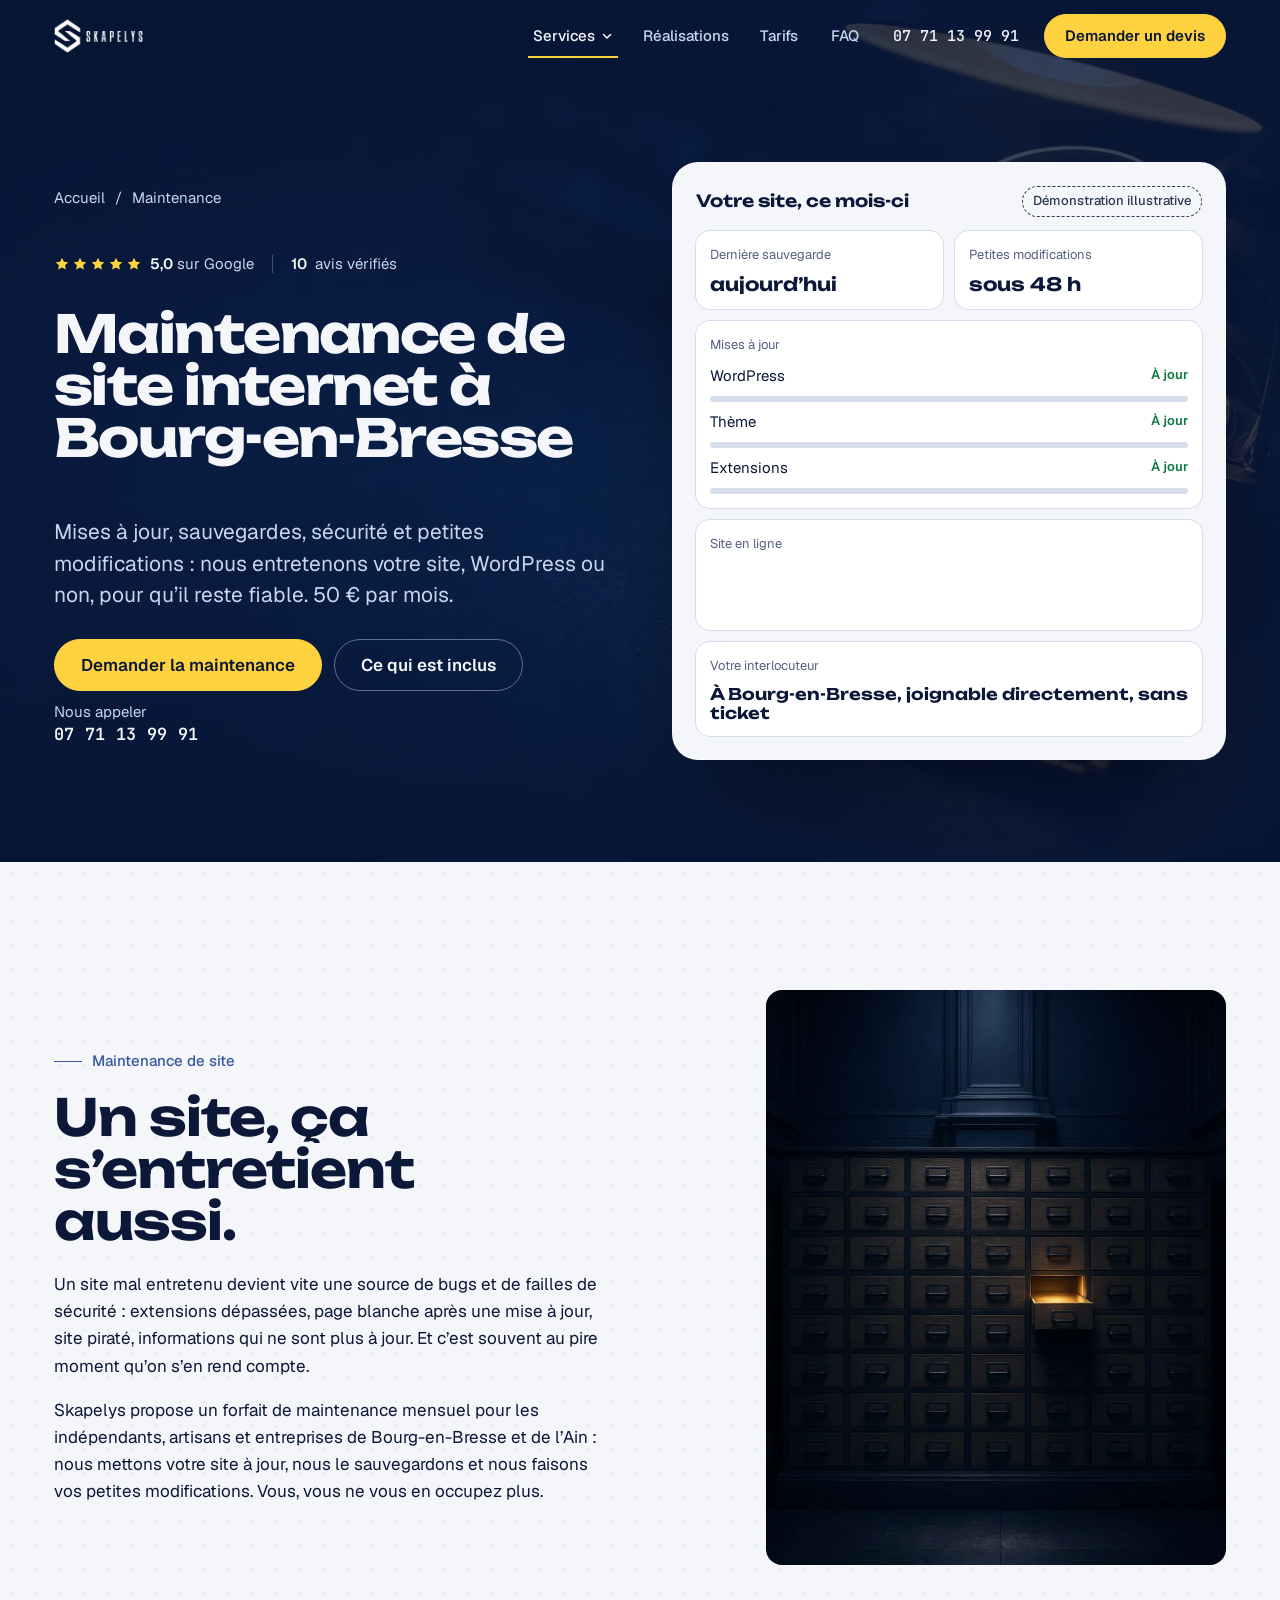
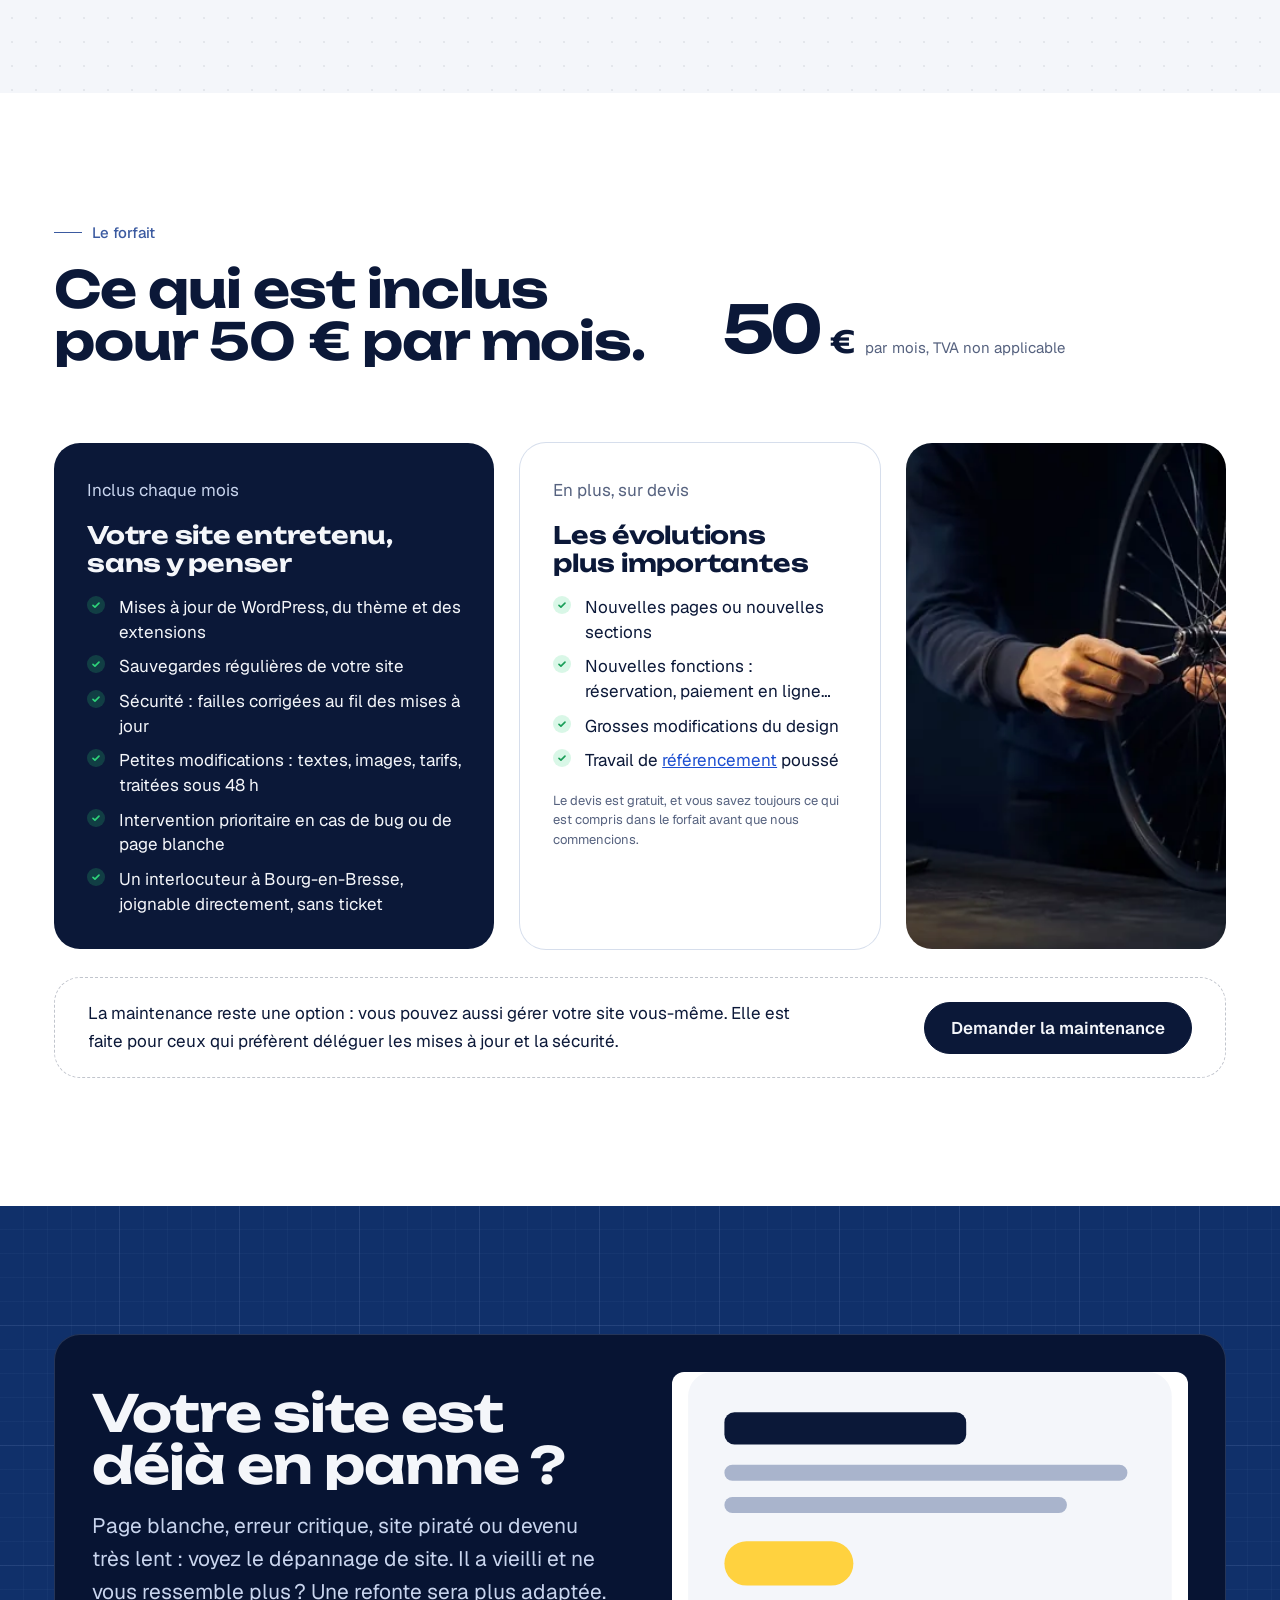
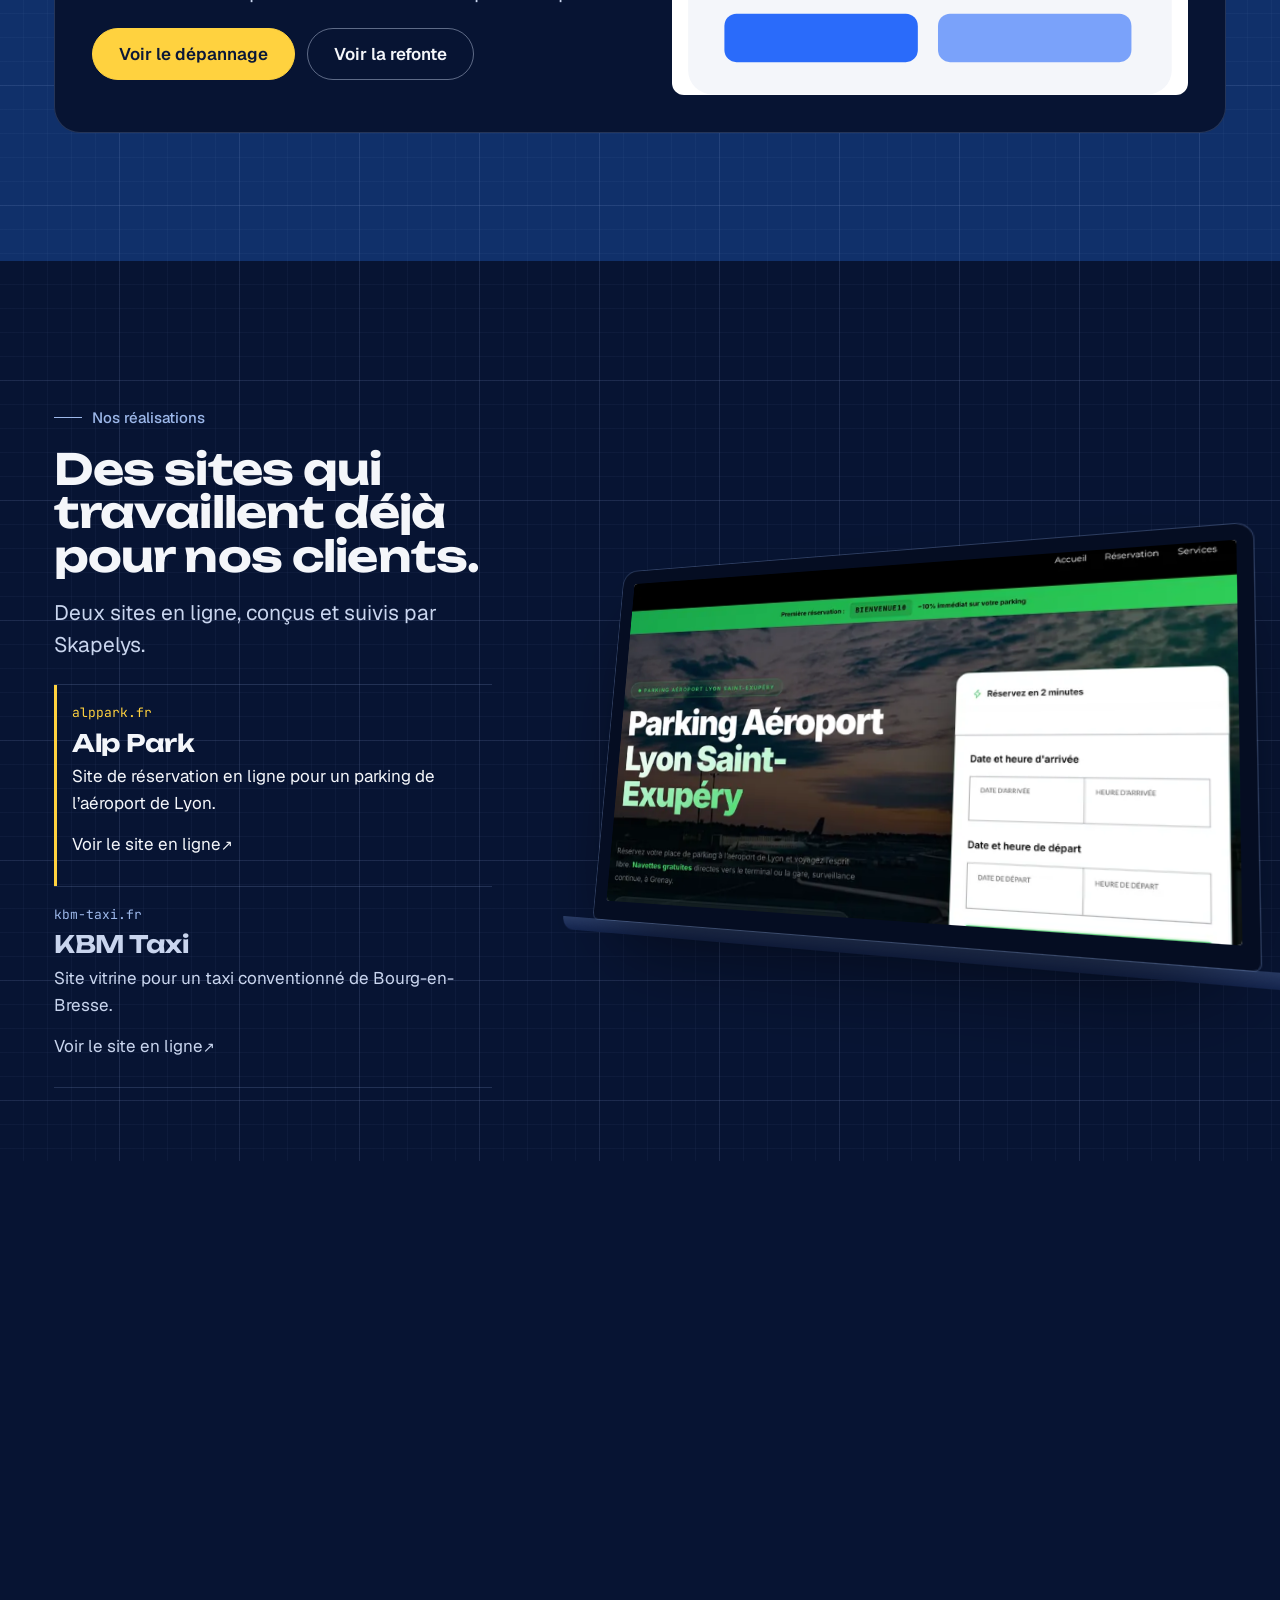
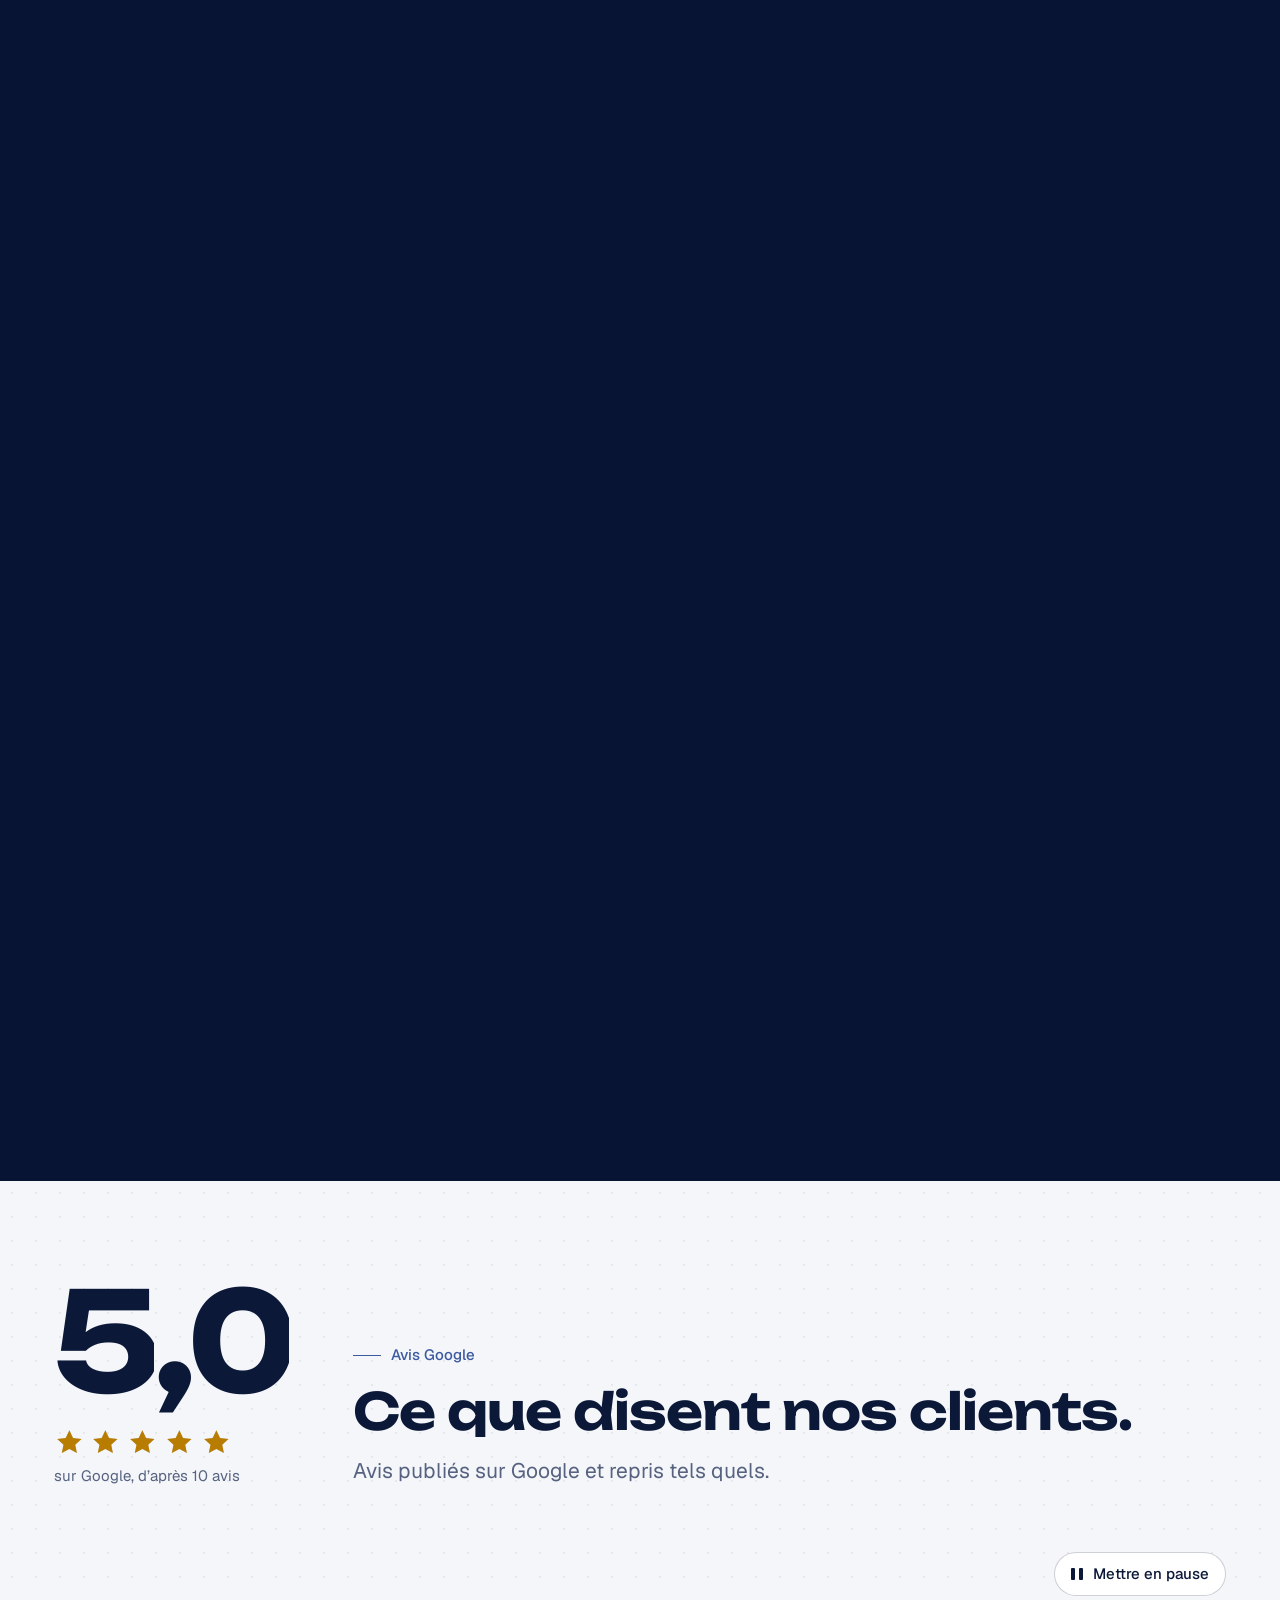
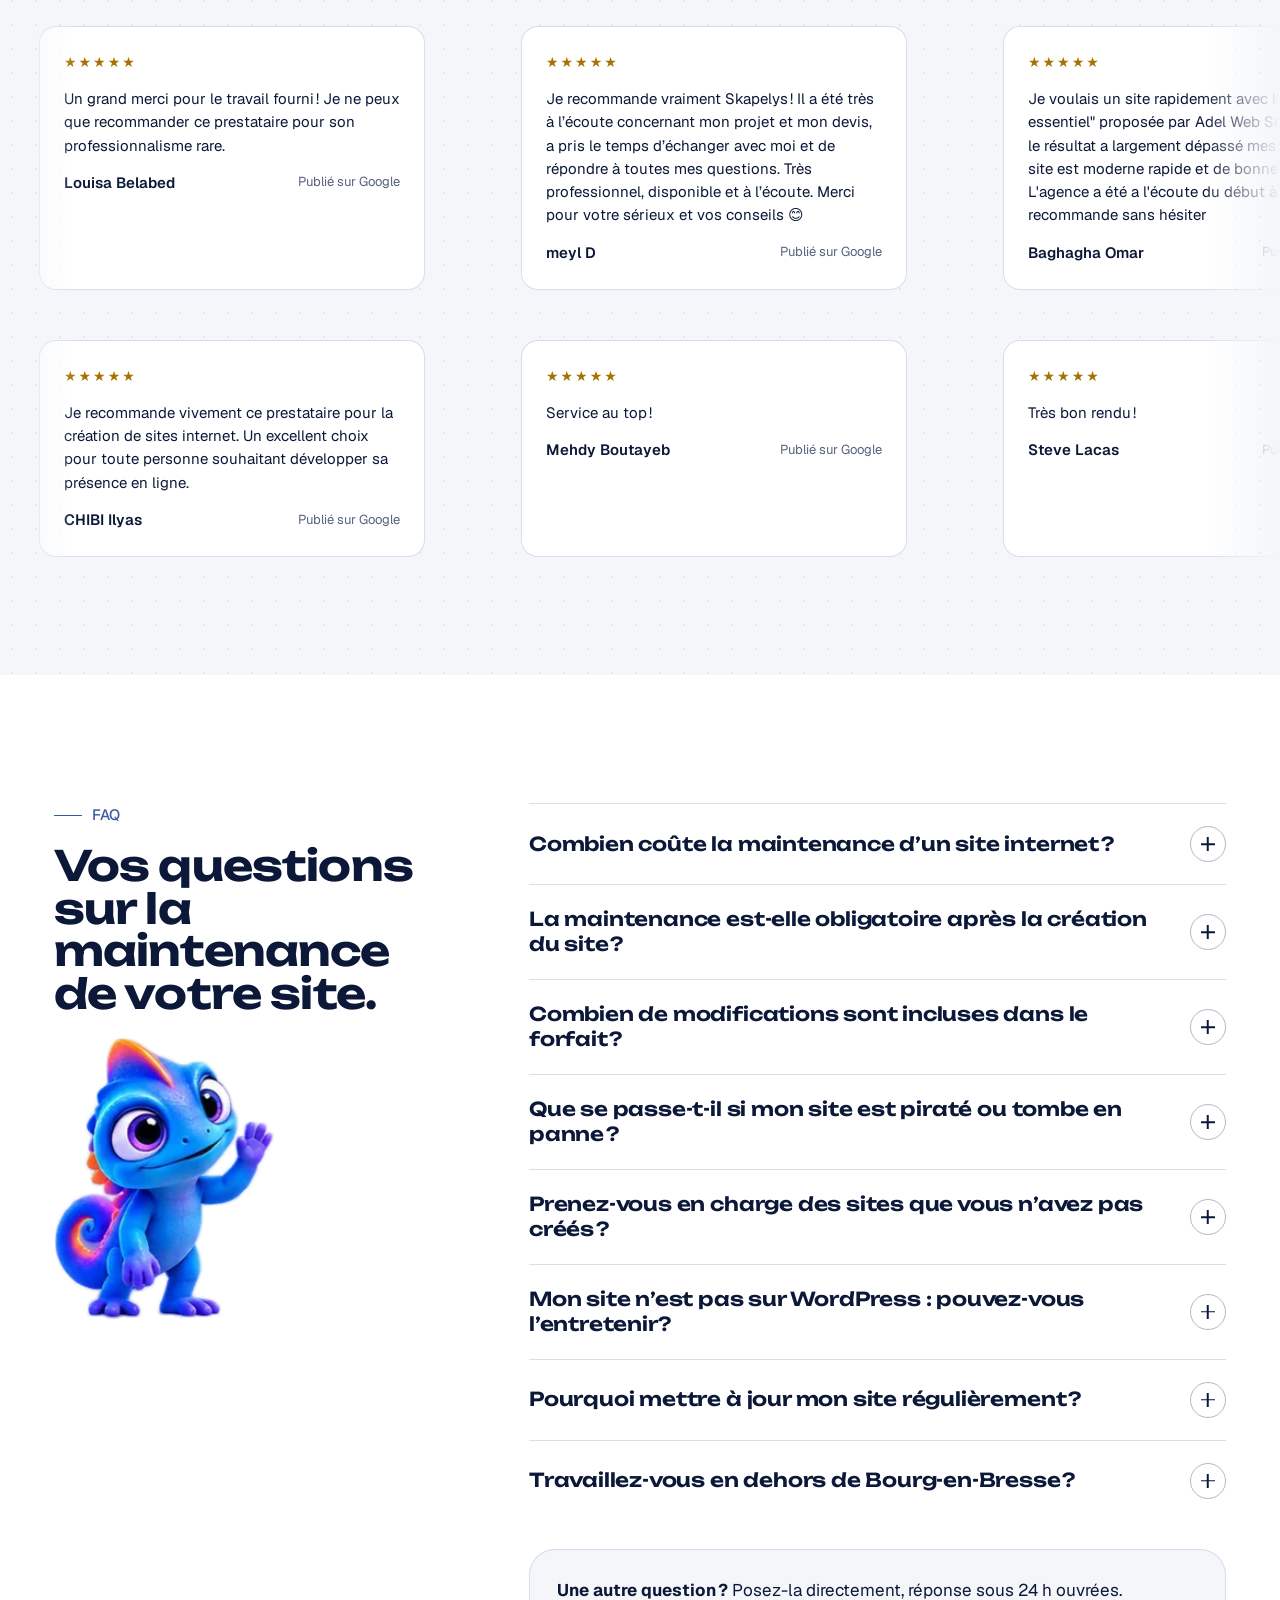
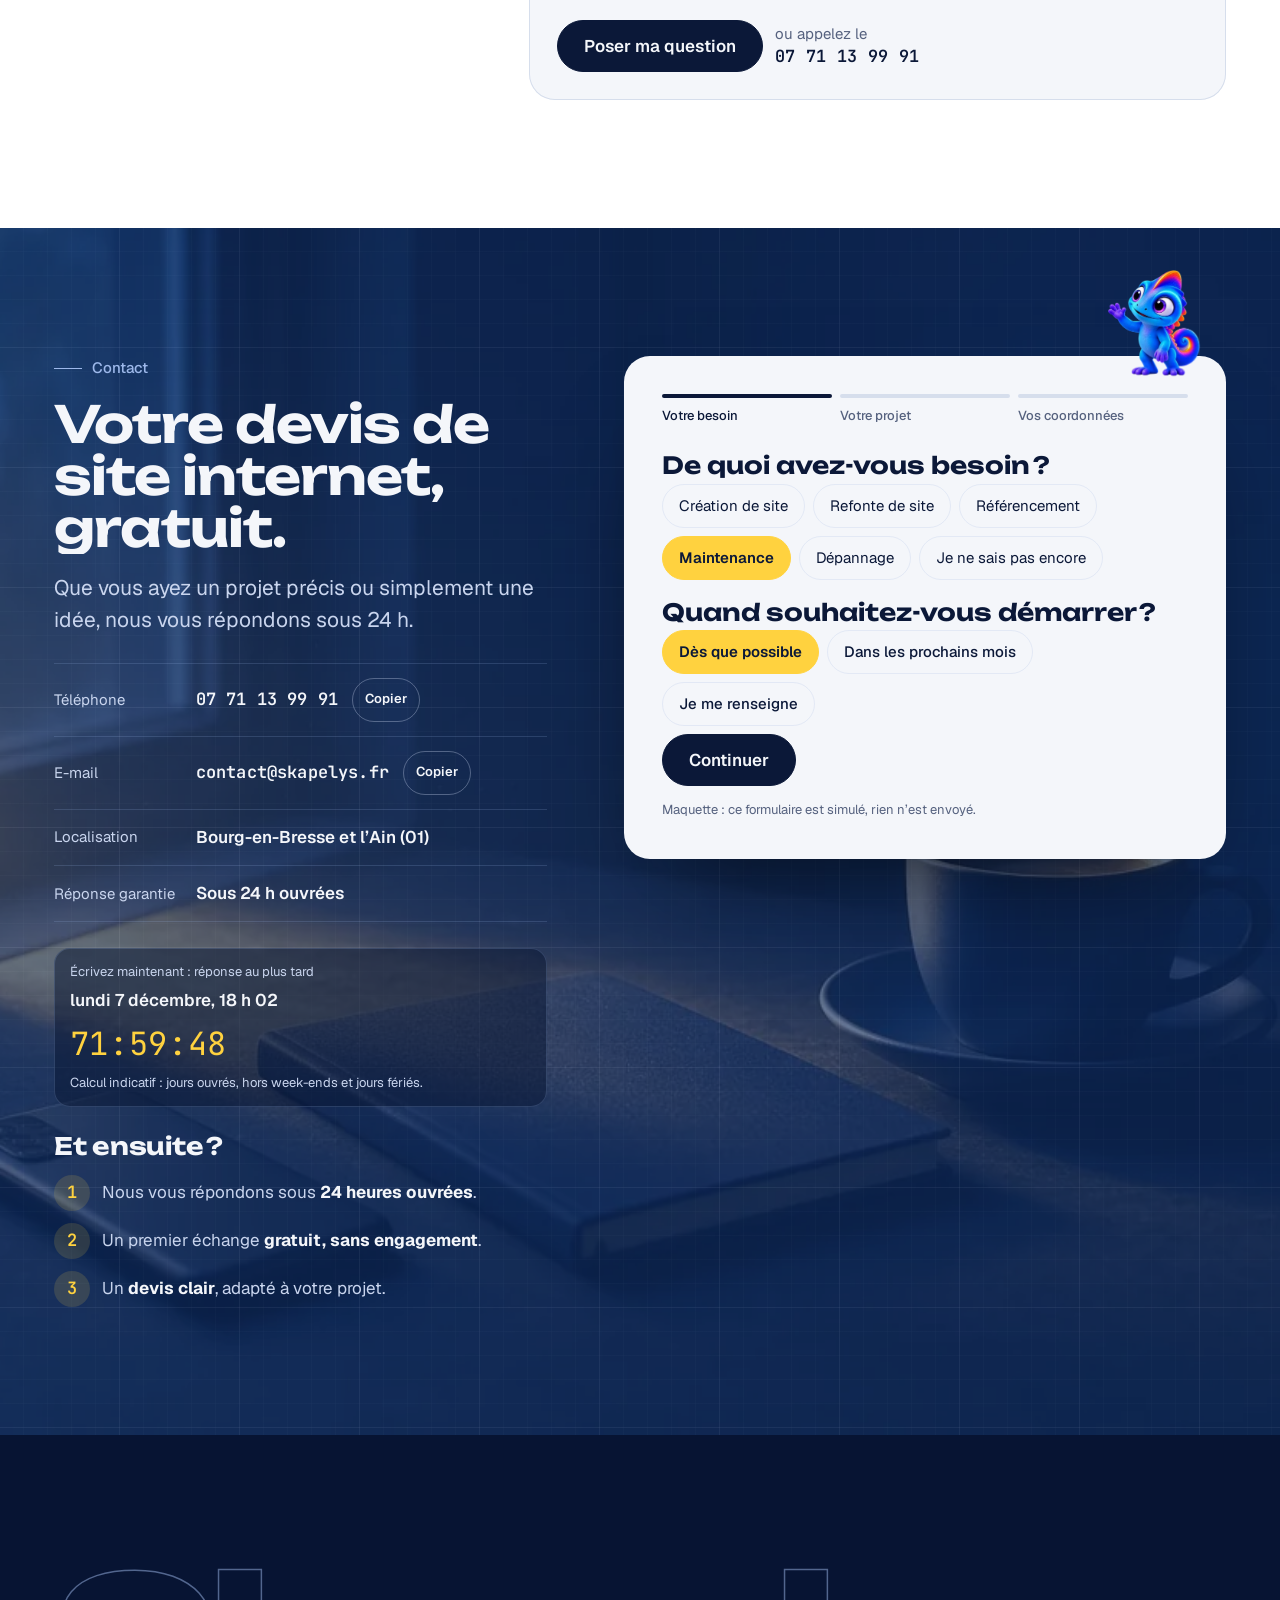
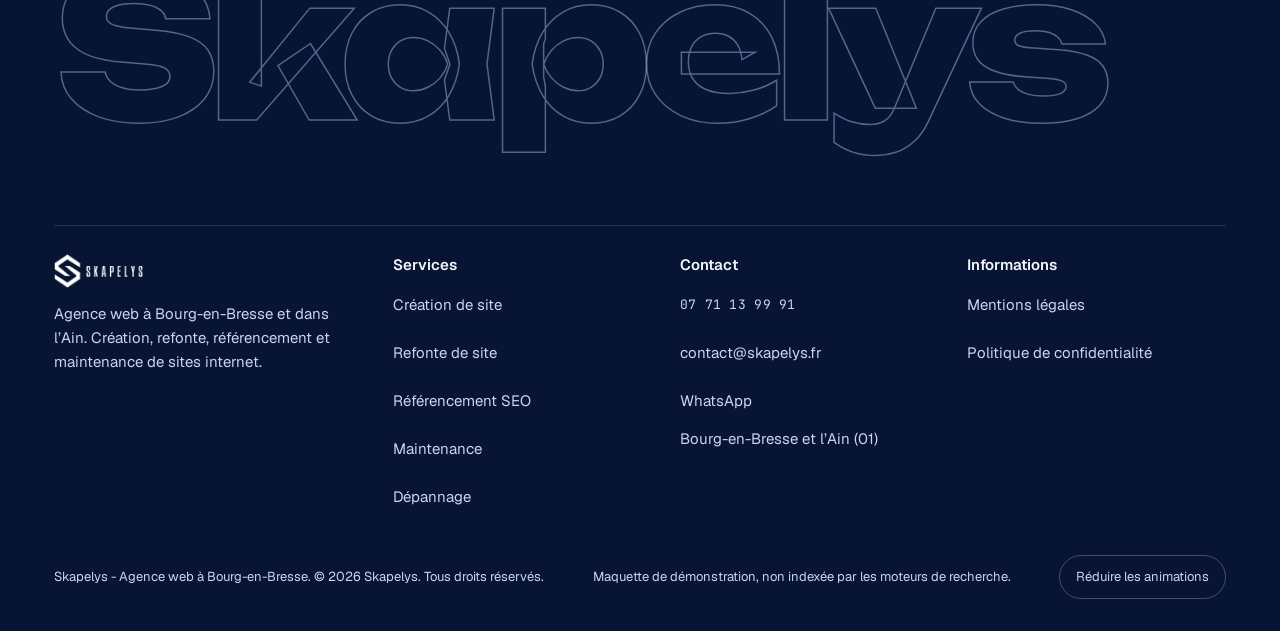
<file: maintenance-site-wordpress-bourg-en-bresse.html>
<!doctype html>
<html lang="fr" class="no-js intro">
<head>
<meta charset="utf-8">
<meta name="viewport" content="width=device-width, initial-scale=1, viewport-fit=cover">
<title>Maintenance de site internet et WordPress à Bourg-en-Bresse | Skapelys</title>
<meta name="claude:viewport-fit-sides" content="cover">
<meta name="description" content="Maintenance de site internet à Bourg-en-Bresse, WordPress ou non : mises à jour, sauvegardes, sécurité et petites modifications, 50 € par mois. Devis gratuit.">
<meta name="robots" content="noindex, nofollow">
<meta name="theme-color" content="#071433">
<meta property="og:type" content="website">
<meta property="og:locale" content="fr_FR">
<meta property="og:site_name" content="Skapelys">
<meta property="og:title" content="Maintenance de site internet et WordPress à Bourg-en-Bresse | Skapelys">
<meta property="og:description" content="Maintenance de site internet à Bourg-en-Bresse, WordPress ou non : mises à jour, sauvegardes, sécurité et petites modifications, 50 € par mois. Devis gratuit.">
<meta property="og:url" content="https://skapelys-maquette.vercel.app/maintenance-site-wordpress-bourg-en-bresse">
<meta property="og:image" content="https://skapelys-maquette.vercel.app/assets/og/maintenance.jpg">
<meta property="og:image:type" content="image/jpeg">
<meta property="og:image:width" content="1200">
<meta property="og:image:height" content="630">
<meta property="og:image:alt" content="Maintenance de site internet par Skapelys : mises à jour, sauvegardes et sécurité pour 50 € par mois">
<meta name="twitter:card" content="summary_large_image">
<meta name="twitter:title" content="Maintenance de site internet et WordPress à Bourg-en-Bresse | Skapelys">
<meta name="twitter:description" content="Maintenance de site internet à Bourg-en-Bresse, WordPress ou non : mises à jour, sauvegardes, sécurité et petites modifications, 50 € par mois. Devis gratuit.">
<meta name="twitter:image" content="https://skapelys-maquette.vercel.app/assets/og/maintenance.jpg">
<link rel="icon" type="image/png" sizes="32x32" href="assets/img/marque/favicon-32.png">
<link rel="icon" type="image/png" sizes="64x64" href="assets/img/marque/favicon-64.png">
<link rel="apple-touch-icon" href="assets/img/marque/apple-touch-icon.png">
<link rel="preload" href="assets/fonts/unbounded.woff2" as="font" type="font/woff2" crossorigin>
<link rel="preload" href="assets/fonts/geist.woff2" as="font" type="font/woff2" crossorigin>
<style>html,body{background:#071433}</style>
<link rel="stylesheet" href="assets/css/site.css?v=5">
<script>
(function(){var d=document.documentElement;d.classList.remove('no-js');d.classList.add('js','intro');var m='';try{m=localStorage.getItem('sk-motion')||''}catch(e){}var r=window.matchMedia&&matchMedia('(prefers-reduced-motion: reduce)').matches;if(m==='reduce'||(r&&m!=='full')){d.classList.add('motion-reduce');d.classList.remove('intro')}else if(m==='full'){d.classList.add('motion-full')}setTimeout(function(){d.classList.remove('intro')},2900)})();
</script>
<script type="application/ld+json">{"@context": "https://schema.org", "@type": "ProfessionalService", "name": "Skapelys", "description": "Agence web à Bourg-en-Bresse : création de site internet, refonte, référencement et maintenance.", "url": "https://skapelys.fr", "telephone": "+33 7 71 13 99 91", "email": "contact@skapelys.fr", "address": {"@type": "PostalAddress", "streetAddress": "13 allée des Piverts", "postalCode": "01000", "addressLocality": "Bourg-en-Bresse", "addressCountry": "FR"}, "areaServed": ["Bourg-en-Bresse", "Viriat", "Péronnas", "Montagnat", "Saint-Denis-lès-Bourg", "Jasseron", "Saint-Just", "Ain"], "makesOffer": [{"@type": "Offer", "name": "Site One Page", "price": "690", "priceCurrency": "EUR"}, {"@type": "Offer", "name": "Site Sur Mesure", "price": "990", "priceCurrency": "EUR", "description": "À partir de 990 €"}, {"@type": "Offer", "name": "Maintenance", "price": "50", "priceCurrency": "EUR", "description": "Par mois"}]}</script>
<script defer src="assets/vendor/gsap/gsap.min.js"></script>
<script defer src="assets/vendor/gsap/ScrollTrigger.min.js"></script>
<script defer src="assets/vendor/gsap/SplitText.min.js"></script>
<link rel="modulepreload" href="assets/js/main.js?v=5">
<link rel="modulepreload" href="assets/js/modules/core.js?v=5">
<link rel="modulepreload" href="assets/js/modules/sections.js?v=5">
<link rel="modulepreload" href="assets/js/modules/deadline.js?v=5">
<script type="module" src="assets/js/main.js?v=5"></script>
</head>
<body data-page="maintenance">
<a class="skip" href="#contenu">Aller au contenu</a>
<div class="curtain" aria-hidden="true"><i></i><i></i><i></i><i></i><i></i><img class="curtain-logo" src="assets/img/marque/logo-symbole.webp" alt="" width="182" height="182"></div>
<header class="site-header" id="haut">
  <div class="wrap">
    <a class="brand" href="/" aria-label="Skapelys, accueil">
      <img src="assets/img/marque/logo-blanc.webp" alt="Skapelys" width="388" height="147" decoding="async" fetchpriority="high">
    </a>
    <nav class="nav" aria-label="Navigation principale">
      <div class="nav-item">
        <button class="nav-trigger is-current" type="button" aria-expanded="false" aria-controls="menu-services">Services<svg viewBox="0 0 12 12" width="12" height="12" aria-hidden="true"><path d="M2.5 4.5L6 8l3.5-3.5" fill="none" stroke="currentColor" stroke-width="1.6" stroke-linecap="round" stroke-linejoin="round"/></svg></button>
        <div class="mega" id="menu-services" hidden>
          <ul class="mega-list"><li><a class="mega-item" href="/creation-site-web-bourg-en-bresse"><span class="mega-thumb"><img src="assets/img/grok/service-creation-760.webp" alt="" width="160" height="107" loading="lazy" decoding="async"></span><span class="mega-txt"><strong>Création de site</strong><span>Vitrine dès 690 €, sur mesure dès 990 €</span></span></a></li><li><a class="mega-item" href="/refonte-site-internet-bourg-en-bresse"><span class="mega-thumb"><img src="assets/img/grok/service-refonte-760.webp" alt="" width="160" height="107" loading="lazy" decoding="async"></span><span class="mega-txt"><strong>Refonte de site</strong><span>Remettre à neuf sans perdre son référencement</span></span></a></li><li><a class="mega-item" href="/referencement-seo-bourg-en-bresse"><span class="mega-thumb"><img src="assets/img/grok/service-seo-760.webp" alt="" width="160" height="107" loading="lazy" decoding="async"></span><span class="mega-txt"><strong>Référencement SEO</strong><span>Monter dans les résultats de Google</span></span></a></li><li><a class="mega-item" href="/maintenance-site-wordpress-bourg-en-bresse" aria-current="page"><span class="mega-thumb"><img src="assets/img/grok/service-maintenance-760.webp" alt="" width="160" height="107" loading="lazy" decoding="async"></span><span class="mega-txt"><strong>Maintenance</strong><span>Mises à jour et sauvegardes, 50 € par mois</span></span></a></li><li><a class="mega-item" href="/depannage-site-wordpress-bourg-en-bresse"><span class="mega-thumb"><img src="assets/img/grok/service-depannage-760.webp" alt="" width="160" height="107" loading="lazy" decoding="async"></span><span class="mega-txt"><strong>Dépannage</strong><span>Page blanche, erreur, site piraté</span></span></a></li></ul>
          <a class="mega-all" href="/#services">Voir tous les services sur l’accueil</a>
        </div>
      </div>
      <a href="/#realisations">Réalisations</a><a href="/#tarifs">Tarifs</a><a href="#faq">FAQ</a>
      <a class="nav-phone" href="tel:+33771139991">07 71 13 99 91</a>
      <a class="btn" href="#contact" data-magnetic><span class="btn-label">Demander un devis</span></a>
    </nav>
    <button class="burger" type="button" aria-expanded="false" aria-controls="menu-mobile" aria-label="Ouvrir le menu"><span></span><span></span></button>
  </div>
  <div class="progress" aria-hidden="true"><i class="progress-fill"></i></div>
</header>
<div class="mobile-menu" id="menu-mobile" hidden>
  <a href="/" data-close>Accueil</a>
  <div class="mm-group"><span class="mm-label">Services</span><ul><li><a href="/creation-site-web-bourg-en-bresse" data-close>Création de site</a></li><li><a href="/refonte-site-internet-bourg-en-bresse" data-close>Refonte de site</a></li><li><a href="/referencement-seo-bourg-en-bresse" data-close>Référencement SEO</a></li><li><a href="/maintenance-site-wordpress-bourg-en-bresse" data-close aria-current="page">Maintenance</a></li><li><a href="/depannage-site-wordpress-bourg-en-bresse" data-close>Dépannage</a></li></ul></div>
  <a href="/#realisations" data-close>Réalisations</a><a href="/#tarifs" data-close>Tarifs</a><a href="#faq" data-close>FAQ</a>
  <div class="mm-foot">
    <span class="muted">Téléphone</span>
    <a href="tel:+33771139991" class="cote">07 71 13 99 91</a>
    <span class="muted">E-mail</span>
    <a href="mailto:contact@skapelys.fr">contact@skapelys.fr</a>
    <div class="btn-row"><a class="btn" href="#contact" data-close><span class="btn-label">Demander un devis</span></a><a class="btn btn--line" href="https://wa.me/33771139991" target="_blank" rel="noopener"><span class="btn-label">WhatsApp</span></a></div>
  </div>
</div>
<nav class="action-bar" aria-label="Contact rapide">
  <a href="tel:+33771139991">Appeler</a>
  <a href="https://wa.me/33771139991" target="_blank" rel="noopener">WhatsApp</a>
  <a class="primary" href="#contact">Devis gratuit</a>
</nav>
<div class="reticle" aria-hidden="true"><div class="reticle-cross"></div></div>
<div class="reticle-box" aria-hidden="true"></div>
<div class="reticle-label" aria-hidden="true"></div>
<main id="contenu">
<section class="page-hero" id="ouverture" aria-labelledby="hero-titre" data-hero-page>
  <div class="hero-bg"><picture><source media="(max-width: 700px)" srcset="assets/img/grok/maintenance-ouverture-mobile-480.webp 480w, assets/img/grok/maintenance-ouverture-mobile-784.webp 784w" sizes="100vw" width="784" height="1168"><img src="assets/img/grok/maintenance-ouverture-1168.webp" alt="" width="1168" height="784" decoding="async" srcset="assets/img/grok/maintenance-ouverture-760.webp 760w, assets/img/grok/maintenance-ouverture-1168.webp 1168w" sizes="100vw" fetchpriority="high"></picture></div>
  <div class="hero-vignette" aria-hidden="true"></div>
  <div class="wrap">
    <div class="hero-copy">
      <nav class="breadcrumb" aria-label="Fil d’Ariane" data-intro><a href="/">Accueil</a><span aria-hidden="true">/</span><span aria-current="page">Maintenance</span></nav>
      <div class="proof" data-intro><span class="proof-item"><span class="stars" aria-hidden="true"><svg viewBox="0 0 24 24" aria-hidden="true" width="16" height="16"><path fill="currentColor" d="M12 2.6l2.9 6 6.6.8-4.9 4.5 1.3 6.5L12 17.2l-5.9 3.2 1.3-6.5L2.5 9.4l6.6-.8z"/></svg><svg viewBox="0 0 24 24" aria-hidden="true" width="16" height="16"><path fill="currentColor" d="M12 2.6l2.9 6 6.6.8-4.9 4.5 1.3 6.5L12 17.2l-5.9 3.2 1.3-6.5L2.5 9.4l6.6-.8z"/></svg><svg viewBox="0 0 24 24" aria-hidden="true" width="16" height="16"><path fill="currentColor" d="M12 2.6l2.9 6 6.6.8-4.9 4.5 1.3 6.5L12 17.2l-5.9 3.2 1.3-6.5L2.5 9.4l6.6-.8z"/></svg><svg viewBox="0 0 24 24" aria-hidden="true" width="16" height="16"><path fill="currentColor" d="M12 2.6l2.9 6 6.6.8-4.9 4.5 1.3 6.5L12 17.2l-5.9 3.2 1.3-6.5L2.5 9.4l6.6-.8z"/></svg><svg viewBox="0 0 24 24" aria-hidden="true" width="16" height="16"><path fill="currentColor" d="M12 2.6l2.9 6 6.6.8-4.9 4.5 1.3 6.5L12 17.2l-5.9 3.2 1.3-6.5L2.5 9.4l6.6-.8z"/></svg></span><span><strong>5,0</strong> sur Google</span></span><span class="proof-sep" aria-hidden="true"></span><span class="proof-item"><strong>10</strong> avis vérifiés</span></div>
      <h1 id="hero-titre"><span class="h1-main" data-hero-title>Maintenance de site internet à <span class="nw">Bourg-en-Bresse</span></span></h1>
      <p class="h1-sub" data-intro>Mises à jour, sauvegardes, sécurité et petites modifications : nous entretenons votre site, WordPress ou non, pour qu’il reste fiable. 50 € par mois.</p>
      <div class="btn-row" data-intro><a class="btn" href="#contact" data-magnetic><span class="btn-label">Demander la maintenance</span></a><a class="btn btn--line" href="#inclus" data-magnetic><span class="btn-label">Ce qui est inclus</span></a><span class="phone-inline"><span class="muted">Nous appeler</span><strong>07 71 13 99 91</strong></span></div>
    </div>
    <div class="hero-visual" data-intro-visual><div class="dash" data-dash data-tilt>
  <div class="dash-top"><b>Votre site, ce mois-ci</b><span class="tag-illus">Démonstration illustrative</span></div>
  <div class="dash-grid">
    <div class="dash-card"><span class="k">Dernière sauvegarde</span><span class="v" data-dash-save>aujourd’hui</span></div>
    <div class="dash-card"><span class="k">Petites modifications</span><span class="v">sous 48 h</span></div>
    <div class="dash-card wide"><span class="k">Mises à jour</span><div class="upd" data-upd><span>WordPress</span><span class="st">À jour</span><span class="bar"><i></i></span></div><div class="upd" data-upd><span>Thème</span><span class="st">À jour</span><span class="bar"><i></i></span></div><div class="upd" data-upd><span>Extensions</span><span class="st">À jour</span><span class="bar"><i></i></span></div></div>
    <div class="dash-card wide"><span class="k">Site en ligne</span><svg class="uptime" viewBox="0 0 300 54" preserveAspectRatio="none" aria-hidden="true"><path pathLength="1" d="M0 30 L40 30 L52 14 L64 42 L76 30 L140 30 L152 16 L164 40 L176 30 L240 30 L252 12 L264 44 L276 30 L300 30"/></svg></div>
    <div class="dash-card wide"><span class="k">Votre interlocuteur</span><span class="v" style="font-size:1rem">À Bourg-en-Bresse, joignable directement, sans ticket</span></div>
  </div>
</div></div>
  </div>
</section><section class="band band--papier" id="entretien" aria-labelledby="ent-titre">
  <div class="wrap two-col">
    <div style="display:grid;gap:24px">
      <div class="sec-head" style="margin-bottom:0"><span class="eyebrow">Maintenance de site</span><h2 id="ent-titre" data-split>Un site, ça s’entretient aussi.</h2></div>
      <div class="prose">
        <p>Un site mal entretenu devient vite une source de bugs et de failles de sécurité : extensions dépassées, page blanche après une mise à jour, site piraté, informations qui ne sont plus à jour. Et c’est souvent au pire moment qu’on s’en rend compte.</p>
        <p>Skapelys propose un forfait de maintenance mensuel pour les indépendants, artisans et entreprises de Bourg-en-Bresse et de l’Ain : nous mettons votre site à jour, nous le sauvegardons et nous faisons vos petites modifications. Vous, vous ne vous en occupez plus.</p>
      </div>
    </div>
    <div class="media" style="aspect-ratio:4/5;max-width:460px;justify-self:end;width:100%" data-parallax><img src="assets/img/grok/maintenance-sauvegardes-784.webp" alt="Rangées de tiroirs d’archives, l’un entrouvert et éclairé" width="784" height="1168" decoding="async" loading="lazy" srcset="assets/img/grok/maintenance-sauvegardes-480.webp 480w, assets/img/grok/maintenance-sauvegardes-784.webp 784w" sizes="(max-width: 900px) 90vw, 40vw"></div>
  </div>
</section>
<section class="band band--blanc" id="inclus" aria-labelledby="inclus-titre">
  <div class="wrap">
    <div class="sec-head sec-head--split"><div style="display:grid;gap:18px"><span class="eyebrow">Le forfait</span><h2 id="inclus-titre" data-split>Ce qui est inclus pour 50 € par mois.</h2></div><div class="price" style="justify-self:start"><b data-count="50">50</b><span class="unit">€</span><span class="per">par mois, TVA non applicable</span></div></div>
    <div class="inclus-grid">
      <article class="inclus-card inclus-card--main"><span class="muted">Inclus chaque mois</span><h3>Votre site entretenu, sans y penser</h3><ul class="features" data-checklist><li>Mises à jour de WordPress, du thème et des extensions</li><li>Sauvegardes régulières de votre site</li><li>Sécurité : failles corrigées au fil des mises à jour</li><li>Petites modifications : textes, images, tarifs, traitées sous 48 h</li><li>Intervention prioritaire en cas de bug ou de page blanche</li><li>Un interlocuteur à Bourg-en-Bresse, joignable directement, sans ticket</li></ul></article>
      <article class="inclus-card inclus-card--more"><span class="muted">En plus, sur devis</span><h3>Les évolutions plus importantes</h3><ul class="features"><li><span>Nouvelles pages ou nouvelles sections</span></li><li><span>Nouvelles fonctions : réservation, paiement en ligne…</span></li><li><span>Grosses modifications du design</span></li><li><span>Travail de <a href="/referencement-seo-bourg-en-bresse">référencement</a> poussé</span></li></ul><p class="note">Le devis est gratuit, et vous savez toujours ce qui est compris dans le forfait avant que nous commencions.</p></article>
      <article class="inclus-card inclus-card--img" style="padding:0"><div class="media" data-parallax><img src="assets/img/grok/service-maintenance-1168.webp" alt="Mains réglant une roue de vélo sur un pied d’atelier" width="1168" height="784" decoding="async" loading="lazy" srcset="assets/img/grok/service-maintenance-760.webp 760w, assets/img/grok/service-maintenance-1168.webp 1168w" sizes="(max-width: 1080px) 92vw, 26vw"></div></article>
    </div>
    <div class="custom-quote"><p>La maintenance reste une option : vous pouvez aussi gérer votre site vous-même. Elle est faite pour ceux qui préfèrent déléguer les mises à jour et la sécurité.</p><a class="btn btn--ink" href="#contact" data-pick="maintenance"><span class="btn-label">Demander la maintenance</span></a></div>
  </div>
</section>
<section class="band band--plan" id="panne" aria-labelledby="panne-titre">
  <div class="wrap">
    <div class="glitch-card">
      <div style="display:grid;gap:20px">
        <h2 id="panne-titre" data-split>Votre site est déjà en <span class="nw">panne ?</span></h2>
        <p class="lead">Page blanche, erreur critique, site piraté ou devenu très lent : voyez le dépannage de site. Il a vieilli et ne vous ressemble plus ? Une refonte sera plus adaptée.</p>
        <div class="btn-row"><a class="btn" href="/depannage-site-wordpress-bourg-en-bresse"><span class="btn-label">Voir le dépannage</span></a><a class="btn btn--line" href="/refonte-site-internet-bourg-en-bresse"><span class="btn-label">Voir la refonte</span></a></div>
        
      </div>
      <div class="glitch-screen" data-glitch><svg viewBox="30 20 240 160" aria-hidden="true" data-anim="depannage"><rect x="30" y="20" width="240" height="160" rx="12" fill="#f4f6fa"/>
<g class="gl-ok"><rect x="48" y="40" width="120" height="16" rx="5" fill="#0b1838"/><rect x="48" y="66" width="200" height="8" rx="4" fill="#a9b4cc"/><rect x="48" y="82" width="170" height="8" rx="4" fill="#a9b4cc"/><rect x="48" y="104" width="64" height="22" rx="11" fill="#ffd23f"/><rect x="48" y="140" width="96" height="24" rx="6" fill="#2a6bfa"/><rect x="154" y="140" width="96" height="24" rx="6" fill="#2a6bfa" opacity=".6"/></g>
<g class="gl-bad" opacity="0"><rect x="30" y="64" width="240" height="14" fill="#ff6b5a" opacity=".85"/><rect x="58" y="96" width="210" height="8" fill="#0b1838"/><rect x="30" y="126" width="140" height="18" fill="#2ed47a" opacity=".7"/><text x="150" y="60" font-size="13" font-family="JetBrains Mono, monospace" fill="#b42318" text-anchor="middle">Erreur critique</text></g>
<g class="gl-fixed" opacity="0"><circle cx="250" cy="40" r="13" fill="#2ed47a"/><path d="M244 40l4 3.6 7-7" stroke="#0b1838" stroke-width="2.4" fill="none" stroke-linecap="round" stroke-linejoin="round"/></g></svg></div>
    </div>
  </div>
</section>
<section class="band band--nuit realisations" id="realisations" aria-labelledby="real-titre" data-real-section>
  <div class="real-pin">
    <div class="wrap">
      <div class="real-text">
        <div class="sec-head" style="margin-bottom:0">
          <span class="eyebrow">Nos réalisations</span>
          <h2 id="real-titre" data-split>Des sites qui travaillent déjà pour nos clients.</h2>
          <p class="lead">Deux sites en ligne, conçus et suivis par Skapelys.</p>
        </div>
        <div class="real-list"><article class="real-item is-active" data-real="0"><span class="domain">alppark.fr</span><h3>Alp Park</h3><p>Site de réservation en ligne pour un parking de l’aéroport de Lyon.</p><a class="link ext" href="https://alppark.fr" target="_blank" rel="noopener">Voir le site en ligne</a></article><article class="real-item" data-real="1"><span class="domain">kbm-taxi.fr</span><h3>KBM Taxi</h3><p>Site vitrine pour un taxi conventionné de Bourg-en-Bresse.</p><a class="link ext" href="https://kbm-taxi.fr" target="_blank" rel="noopener">Voir le site en ligne</a></article></div>
      </div>
      <div class="devices-scene">
        <div class="laptop" data-laptop>
          <div class="laptop-screen"><div class="laptop-display"><div class="shot is-active" data-shot="0"><div class="shot-scroll"><img src="assets/img/realisations/alppark-ecran-1600.webp" alt="Page d’accueil du site Alp Park : réservation de parking à l’aéroport de Lyon Saint-Exupéry" width="1600" height="900" decoding="async" loading="lazy" srcset="assets/img/realisations/alppark-ecran-960.webp 960w, assets/img/realisations/alppark-ecran-1600.webp 1600w" sizes="(max-width: 900px) 92vw, 60vw"></div></div><div class="shot" data-shot="1"><div class="shot-scroll"><img src="assets/img/realisations/kbm-taxi-ecran-1600.webp" alt="Page d’accueil du site KBM Taxi, taxi conventionné à Bourg-en-Bresse" width="1600" height="900" decoding="async" loading="lazy" srcset="assets/img/realisations/kbm-taxi-ecran-960.webp 960w, assets/img/realisations/kbm-taxi-ecran-1600.webp 1600w" sizes="(max-width: 900px) 92vw, 60vw"></div></div><a class="laptop-link" href="https://alppark.fr" target="_blank" rel="noopener" data-laptop-link><span class="laptop-cta">Voir alppark.fr</span></a></div></div>
          <div class="laptop-base"></div>
        </div>
      </div>
    </div>
  </div>
</section><section class="band band--papier avis" id="avis" aria-labelledby="avis-titre" style="padding-block:clamp(64px,8vw,120px)">
  <div class="wrap">
    <div class="avis-head">
      <div class="score" data-score>
        <div class="score-num" aria-label="Note moyenne 5,0 sur 5"><span class="digit"><span>5</span></span><span>,</span><span class="digit"><span>0</span></span></div>
        <div class="score-stars"><svg viewBox="0 0 24 24" aria-hidden="true"><path class="empty" d="M12 2.6l2.9 6 6.6.8-4.9 4.5 1.3 6.5L12 17.2l-5.9 3.2 1.3-6.5L2.5 9.4l6.6-.8z"/><path class="fill" d="M12 2.6l2.9 6 6.6.8-4.9 4.5 1.3 6.5L12 17.2l-5.9 3.2 1.3-6.5L2.5 9.4l6.6-.8z"/></svg><svg viewBox="0 0 24 24" aria-hidden="true"><path class="empty" d="M12 2.6l2.9 6 6.6.8-4.9 4.5 1.3 6.5L12 17.2l-5.9 3.2 1.3-6.5L2.5 9.4l6.6-.8z"/><path class="fill" d="M12 2.6l2.9 6 6.6.8-4.9 4.5 1.3 6.5L12 17.2l-5.9 3.2 1.3-6.5L2.5 9.4l6.6-.8z"/></svg><svg viewBox="0 0 24 24" aria-hidden="true"><path class="empty" d="M12 2.6l2.9 6 6.6.8-4.9 4.5 1.3 6.5L12 17.2l-5.9 3.2 1.3-6.5L2.5 9.4l6.6-.8z"/><path class="fill" d="M12 2.6l2.9 6 6.6.8-4.9 4.5 1.3 6.5L12 17.2l-5.9 3.2 1.3-6.5L2.5 9.4l6.6-.8z"/></svg><svg viewBox="0 0 24 24" aria-hidden="true"><path class="empty" d="M12 2.6l2.9 6 6.6.8-4.9 4.5 1.3 6.5L12 17.2l-5.9 3.2 1.3-6.5L2.5 9.4l6.6-.8z"/><path class="fill" d="M12 2.6l2.9 6 6.6.8-4.9 4.5 1.3 6.5L12 17.2l-5.9 3.2 1.3-6.5L2.5 9.4l6.6-.8z"/></svg><svg viewBox="0 0 24 24" aria-hidden="true"><path class="empty" d="M12 2.6l2.9 6 6.6.8-4.9 4.5 1.3 6.5L12 17.2l-5.9 3.2 1.3-6.5L2.5 9.4l6.6-.8z"/><path class="fill" d="M12 2.6l2.9 6 6.6.8-4.9 4.5 1.3 6.5L12 17.2l-5.9 3.2 1.3-6.5L2.5 9.4l6.6-.8z"/></svg></div>
        <div class="score-meta">sur Google, d’après 10 avis</div>
      </div>
      <div class="sec-head" style="margin-bottom:0">
        <span class="eyebrow">Avis Google</span>
        <h2 id="avis-titre" data-split>Ce que disent nos clients.</h2>
        <p class="lead">Avis publiés sur Google et repris tels quels.</p>
      </div>
    </div>
  </div>
  <div class="wrap ribbons-ctrl"><button class="pause-btn" type="button" data-ribbon-toggle aria-pressed="false"><span class="pause-ico" aria-hidden="true"></span><span class="pause-txt">Mettre en pause</span></button></div>
  <div class="ribbons" tabindex="0" aria-label="Avis clients défilants">
    <div class="ribbon" style="--dur:80s"><figure class="review"><span class="r-stars" aria-label="5 étoiles sur 5">★★★★★</span><blockquote>Un grand merci pour le travail fourni ! Je ne peux que recommander ce prestataire pour son professionnalisme rare.</blockquote><figcaption><strong>Louisa Belabed</strong><span>Publié sur Google</span></figcaption></figure><figure class="review"><span class="r-stars" aria-label="5 étoiles sur 5">★★★★★</span><blockquote>Je recommande vraiment Skapelys ! Il a été très à l’écoute concernant mon projet et mon devis, a pris le temps d’échanger avec moi et de répondre à toutes mes questions. Très professionnel, disponible et à l’écoute. Merci pour votre sérieux et vos conseils 😊</blockquote><figcaption><strong>meyl D</strong><span>Publié sur Google</span></figcaption></figure><figure class="review"><span class="r-stars" aria-label="5 étoiles sur 5">★★★★★</span><blockquote>Je voulais un site rapidement avec l'offre "site essentiel" proposée par Adel Web Solutions, et le résultat a largement dépassé mes attentes. Le site est moderne rapide et de bonne qualité. L'agence a été a l'écoute du début à la fin ! Je recommande sans hésiter</blockquote><figcaption><strong>Baghagha Omar</strong><span>Publié sur Google</span></figcaption></figure><figure class="review"><span class="r-stars" aria-label="5 étoiles sur 5">★★★★★</span><blockquote>J’ai réalisé mon site internet et je ne suis pas déçu du résultat, à l’écoute des attentes et surtout très réactif. Je recommande !</blockquote><figcaption><strong>Adnane IJJOU</strong><span>Publié sur Google</span></figcaption></figure><figure class="review dup" aria-hidden="true"><span class="r-stars" aria-label="5 étoiles sur 5">★★★★★</span><blockquote>Un grand merci pour le travail fourni ! Je ne peux que recommander ce prestataire pour son professionnalisme rare.</blockquote><figcaption><strong>Louisa Belabed</strong><span>Publié sur Google</span></figcaption></figure><figure class="review dup" aria-hidden="true"><span class="r-stars" aria-label="5 étoiles sur 5">★★★★★</span><blockquote>Je recommande vraiment Skapelys ! Il a été très à l’écoute concernant mon projet et mon devis, a pris le temps d’échanger avec moi et de répondre à toutes mes questions. Très professionnel, disponible et à l’écoute. Merci pour votre sérieux et vos conseils 😊</blockquote><figcaption><strong>meyl D</strong><span>Publié sur Google</span></figcaption></figure><figure class="review dup" aria-hidden="true"><span class="r-stars" aria-label="5 étoiles sur 5">★★★★★</span><blockquote>Je voulais un site rapidement avec l'offre "site essentiel" proposée par Adel Web Solutions, et le résultat a largement dépassé mes attentes. Le site est moderne rapide et de bonne qualité. L'agence a été a l'écoute du début à la fin ! Je recommande sans hésiter</blockquote><figcaption><strong>Baghagha Omar</strong><span>Publié sur Google</span></figcaption></figure><figure class="review dup" aria-hidden="true"><span class="r-stars" aria-label="5 étoiles sur 5">★★★★★</span><blockquote>J’ai réalisé mon site internet et je ne suis pas déçu du résultat, à l’écoute des attentes et surtout très réactif. Je recommande !</blockquote><figcaption><strong>Adnane IJJOU</strong><span>Publié sur Google</span></figcaption></figure></div>
    <div class="ribbon ribbon--rev" style="--dur:70s"><figure class="review"><span class="r-stars" aria-label="5 étoiles sur 5">★★★★★</span><blockquote>Je recommande vivement ce prestataire pour la création de sites internet. Un excellent choix pour toute personne souhaitant développer sa présence en ligne.</blockquote><figcaption><strong>CHIBI Ilyas</strong><span>Publié sur Google</span></figcaption></figure><figure class="review"><span class="r-stars" aria-label="5 étoiles sur 5">★★★★★</span><blockquote>Service au top !</blockquote><figcaption><strong>Mehdy Boutayeb</strong><span>Publié sur Google</span></figcaption></figure><figure class="review"><span class="r-stars" aria-label="5 étoiles sur 5">★★★★★</span><blockquote>Très bon rendu !</blockquote><figcaption><strong>Steve Lacas</strong><span>Publié sur Google</span></figcaption></figure><figure class="review"><span class="r-stars" aria-label="5 étoiles sur 5">★★★★★</span><blockquote>Super expérience, service de qualité !</blockquote><figcaption><strong>Abdelaziz Settouti</strong><span>Publié sur Google</span></figcaption></figure><figure class="review dup" aria-hidden="true"><span class="r-stars" aria-label="5 étoiles sur 5">★★★★★</span><blockquote>Je recommande vivement ce prestataire pour la création de sites internet. Un excellent choix pour toute personne souhaitant développer sa présence en ligne.</blockquote><figcaption><strong>CHIBI Ilyas</strong><span>Publié sur Google</span></figcaption></figure><figure class="review dup" aria-hidden="true"><span class="r-stars" aria-label="5 étoiles sur 5">★★★★★</span><blockquote>Service au top !</blockquote><figcaption><strong>Mehdy Boutayeb</strong><span>Publié sur Google</span></figcaption></figure><figure class="review dup" aria-hidden="true"><span class="r-stars" aria-label="5 étoiles sur 5">★★★★★</span><blockquote>Très bon rendu !</blockquote><figcaption><strong>Steve Lacas</strong><span>Publié sur Google</span></figcaption></figure><figure class="review dup" aria-hidden="true"><span class="r-stars" aria-label="5 étoiles sur 5">★★★★★</span><blockquote>Super expérience, service de qualité !</blockquote><figcaption><strong>Abdelaziz Settouti</strong><span>Publié sur Google</span></figcaption></figure></div>
  </div>
</section><section class="band band--blanc faq" id="faq" aria-labelledby="faq-titre">
  <div class="wrap">
    <div class="faq-side">
      <div class="sec-head" style="margin-bottom:0">
        <span class="eyebrow">FAQ</span>
        <h2 id="faq-titre" data-split>Vos questions sur la maintenance de votre site.</h2>
      </div>
      <div class="faq-mascot" data-float><img src="assets/img/mascotte/mascotte-salut-200.webp" alt="La mascotte caméléon de Skapelys fait signe" width="201" height="258" decoding="async" loading="lazy"></div>
    </div>
    <div class="faq-list"><details class="qa"><summary><span>Combien coûte la maintenance d’un site internet ?</span><span class="pm" aria-hidden="true"></span></summary><div class="answer"><p>Le forfait de maintenance est à 50 € par mois. Il comprend les mises à jour, les sauvegardes, la sécurité et les petites modifications. Les évolutions plus importantes sont chiffrées sur devis, gratuitement.</p></div></details><details class="qa"><summary><span>La maintenance est-elle obligatoire après la création du site ?</span><span class="pm" aria-hidden="true"></span></summary><div class="answer"><p>Non, elle est optionnelle. Vous repartez toujours avec votre site et une prise en main pour le gérer vous-même. Le forfait est fait pour ceux qui préfèrent déléguer les mises à jour et la sécurité.</p></div></details><details class="qa"><summary><span>Combien de modifications sont incluses dans le forfait ?</span><span class="pm" aria-hidden="true"></span></summary><div class="answer"><p>Les modifications de contenu courantes (textes, images, tarifs) sont incluses et traitées sous 48 h. Le détail exact est discuté ensemble lors du devis.</p></div></details><details class="qa"><summary><span>Que se passe-t-il si mon site est piraté ou tombe en panne ?</span><span class="pm" aria-hidden="true"></span></summary><div class="answer"><p>Les clients sous forfait maintenance bénéficient d’une intervention prioritaire, avec restauration depuis la dernière sauvegarde si nécessaire. Sans forfait, voyez notre <a href="/depannage-site-wordpress-bourg-en-bresse">dépannage de site</a>.</p></div></details><details class="qa"><summary><span>Prenez-vous en charge des sites que vous n’avez pas créés ?</span><span class="pm" aria-hidden="true"></span></summary><div class="answer"><p>Oui. Après un audit rapide pour vérifier l’état du site (thème, extensions, sécurité), nous pouvons reprendre la maintenance de sites existants, à Bourg-en-Bresse et dans l’Ain.</p></div></details><details class="qa"><summary><span>Mon site n’est pas sur WordPress : pouvez-vous l’entretenir ?</span><span class="pm" aria-hidden="true"></span></summary><div class="answer"><p>Nous travaillons principalement sur WordPress, mais nous intervenons aussi sur des sites réalisés avec d’autres outils. Nous regardons d’abord votre site pour vous dire précisément ce que nous pouvons prendre en charge.</p></div></details><details class="qa"><summary><span>Pourquoi mettre à jour mon site régulièrement ?</span><span class="pm" aria-hidden="true"></span></summary><div class="answer"><p>Les mises à jour corrigent des bugs et des failles de sécurité. Un site qui n’est plus mis à jour devient plus facile à pirater et peut cesser de fonctionner du jour au lendemain, par exemple après une mise à jour de l’hébergeur.</p></div></details><details class="qa"><summary><span>Travaillez-vous en dehors de Bourg-en-Bresse ?</span><span class="pm" aria-hidden="true"></span></summary><div class="answer"><p>Oui. Nous intervenons à Bourg-en-Bresse et dans tout l’Ain, à Viriat, Péronnas, Montagnat, Saint-Denis-lès-Bourg, Jasseron ou Saint-Just, et à distance avec des clients partout en France.</p></div></details>
      <div class="faq-cta"><p><strong>Une autre question ?</strong> Posez-la directement, réponse sous 24 h ouvrées.</p><div class="btn-row"><a class="btn btn--ink" href="#contact"><span class="btn-label">Poser ma question</span></a><span class="phone-inline"><span class="muted">ou appelez le</span><strong>07 71 13 99 91</strong></span></div></div>
    </div>
  </div>
</section><section class="band band--plan contact" id="contact" aria-labelledby="contact-titre">
  <div class="contact-bg"><img src="assets/img/grok/accueil-contact-1168.webp" alt="" width="1168" height="784" decoding="async" loading="lazy" srcset="assets/img/grok/accueil-contact-760.webp 760w, assets/img/grok/accueil-contact-1168.webp 1168w" sizes="100vw"></div>
  <div class="wrap">
    <div class="contact-copy">
      <div class="sec-head" style="margin-bottom:0">
        <span class="eyebrow">Contact</span>
        <h2 id="contact-titre" data-split>Votre devis de site internet, gratuit.</h2>
        <p class="lead">Que vous ayez un projet précis ou simplement une idée, nous vous répondons sous 24 h.</p>
      </div>
      <ul class="coords">
        <li><span class="k">Téléphone</span><span class="v"><span class="sel">07 71 13 99 91</span><button class="copy-btn" type="button" data-copy="07 71 13 99 91">Copier</button></span></li>
        <li><span class="k">E-mail</span><span class="v"><span class="sel">contact@skapelys.fr</span><button class="copy-btn" type="button" data-copy="contact@skapelys.fr">Copier</button></span></li>
        <li><span class="k">Localisation</span><span class="v">Bourg-en-Bresse et l’Ain (01)</span></li>
        <li><span class="k">Réponse garantie</span><span class="v">Sous 24 h ouvrées</span></li>
      </ul>
      <div class="deadline" data-deadline>
        <span class="deadline-label">Écrivez maintenant : réponse au plus tard</span>
        <span class="deadline-date" data-deadline-date>le jour ouvré suivant</span>
        <span class="deadline-clock" data-deadline-clock aria-hidden="true">24:00:00</span>
        <span class="note">Calcul indicatif : jours ouvrés, hors week-ends et jours fériés.</span>
      </div>
      <div style="display:grid;gap:14px">
        <h3>Et <span class="nw">ensuite ?</span></h3>
        <ol class="next-steps">
          <li><span>Nous vous répondons sous <strong>24 heures ouvrées</strong>.</span></li>
          <li><span>Un premier échange <strong>gratuit, sans engagement</strong>.</span></li>
          <li><span>Un <strong>devis clair</strong>, adapté à votre projet.</span></li>
        </ol>
      </div>
    </div>
    <div class="form-card">
      <div class="form-mascot" aria-hidden="true"><img src="assets/img/mascotte/mascotte-coucou-240.webp" alt="" width="240" height="277" decoding="async" loading="lazy"></div>
      <div class="form-body">
      <form class="devis" data-devis novalidate aria-label="Demande de devis">
        <div class="form-progress" aria-hidden="true"><span class="on">Votre besoin</span><span>Votre projet</span><span>Vos coordonnées</span></div>
        <fieldset class="form-step" data-step="0">
          <legend>De quoi avez-vous besoin ?</legend>
          <div class="chips"><label class="chip"><input type="radio" name="besoin" id="besoin-creation" value="Création de site"><span>Création de site</span></label><label class="chip"><input type="radio" name="besoin" id="besoin-refonte" value="Refonte de site"><span>Refonte de site</span></label><label class="chip"><input type="radio" name="besoin" id="besoin-seo" value="Référencement"><span>Référencement</span></label><label class="chip"><input type="radio" name="besoin" id="besoin-maintenance" value="Maintenance" checked><span>Maintenance</span></label><label class="chip"><input type="radio" name="besoin" id="besoin-depannage" value="Dépannage"><span>Dépannage</span></label><label class="chip"><input type="radio" name="besoin" id="besoin-idee" value="Je ne sais pas encore"><span>Je ne sais pas encore</span></label></div>
          <fieldset class="field field-set"><legend class="field-legend">Quand souhaitez-vous démarrer ?</legend><div class="chips">
            <label class="chip"><input type="radio" name="demarrage" id="demarrage-vite" value="Dès que possible" checked><span>Dès que possible</span></label>
            <label class="chip"><input type="radio" name="demarrage" id="demarrage-mois" value="Dans les prochains mois"><span>Dans les prochains mois</span></label>
            <label class="chip"><input type="radio" name="demarrage" id="demarrage-info" value="Je me renseigne"><span>Je me renseigne</span></label>
          </div></fieldset>
        </fieldset>
        <fieldset class="form-step" data-step="1" hidden>
          <legend>Parlez-nous de votre projet</legend>
          <fieldset class="field field-set"><legend class="field-legend">Formule envisagée</legend><div class="chips"><label class="chip"><input type="radio" name="formule" id="formule-one-page" value="Site One Page, 690 €"><span>Site One Page, 690 €</span></label><label class="chip"><input type="radio" name="formule" id="formule-sur-mesure" value="Site Sur Mesure, dès 990 €"><span>Site Sur Mesure, dès 990 €</span></label><label class="chip"><input type="radio" name="formule" id="formule-maintenance" value="Maintenance, 50 € par mois" checked><span>Maintenance, 50 € par mois</span></label><label class="chip"><input type="radio" name="formule" id="formule-a-definir" value="À définir ensemble"><span>À définir ensemble</span></label></div></fieldset>
          <div class="field"><label for="f-site">Adresse de votre site actuel <span class="opt">(facultatif)</span></label><input id="f-site" name="site" type="url" inputmode="url" placeholder="https://" autocomplete="url"></div>
          <div class="field" data-req><label for="f-projet">Votre projet *</label><textarea id="f-projet" name="projet" required placeholder="Votre activité, ce que vous attendez du site, une date souhaitée…"></textarea><span class="err" aria-live="polite"></span></div>
        </fieldset>
        <fieldset class="form-step" data-step="2" hidden>
          <legend>Où vous répondre ?</legend>
          <div class="field" data-req><label for="f-nom">Nom *</label><input id="f-nom" name="nom" type="text" required autocomplete="name"><span class="err" aria-live="polite"></span></div>
          <div class="field" data-req><label for="f-email">Email *</label><input id="f-email" name="email" type="email" required autocomplete="email" inputmode="email"><span class="err" aria-live="polite"></span></div>
          <div class="field"><label for="f-tel">Téléphone <span class="opt">(facultatif)</span></label><input id="f-tel" name="tel" type="tel" autocomplete="tel" inputmode="tel"></div>
          <div class="field" data-req data-consent><label class="consent" for="f-consent"><input id="f-consent" name="consent" type="checkbox" required><span>J’accepte que mes informations soient utilisées pour me recontacter au sujet de ma demande. Voir la <a href="/politique-de-confidentialite">politique de confidentialité</a>. *</span></label><span class="err" aria-live="polite"></span></div>
        </fieldset>
        <div class="form-nav">
          <button class="btn btn--line on-light" type="button" data-prev hidden><span class="btn-label">Retour</span></button>
          <button class="btn btn--ink" type="button" data-next><span class="btn-label">Continuer</span></button>
          <button class="btn" type="submit" data-send hidden><span class="btn-label">Envoyer ma demande</span></button>
        </div>
        <p class="form-demo">Maquette : ce formulaire est simulé, rien n’est envoyé.</p>
      </form>
      <div class="form-done" data-done hidden tabindex="-1">
        <img src="assets/img/mascotte/mascotte-pouce-300.webp" alt="La mascotte caméléon lève le pouce" width="303" height="427" decoding="async" loading="lazy" class="done-mascot">
        <h3>Demande prête, merci.</h3>
        <p>Sur le site en ligne, elle arriverait directement chez Skapelys, avec une réponse au plus tard <strong data-done-deadline>le jour ouvré suivant</strong>.</p>
        <p class="form-demo">Maquette : rien n’a été envoyé.</p>
        <button class="btn btn--line on-light" type="button" data-restart><span class="btn-label">Faire une autre demande</span></button>
      </div>
      </div>
    </div>
  </div>
</section></main>
<footer class="site-footer">
  <div class="wrap">
    <div class="footer-word" aria-hidden="true">Skapelys<span class="fill">Skapelys</span></div>
    <div class="footer-grid">
      <div>
        <img src="assets/img/marque/logo-blanc.webp" alt="Skapelys" width="388" height="147" decoding="async" loading="lazy" class="footer-logo">
        <p style="margin-top:14px">Agence web à Bourg-en-Bresse et dans l’Ain. Création, refonte, référencement et maintenance de sites internet.</p>
      </div>
      <div>
        <h2 class="footer-h">Services</h2>
        <ul>
          <li><a href="/creation-site-web-bourg-en-bresse">Création de site</a></li>
          <li><a href="/refonte-site-internet-bourg-en-bresse">Refonte de site</a></li>
          <li><a href="/referencement-seo-bourg-en-bresse">Référencement SEO</a></li>
          <li><a href="/maintenance-site-wordpress-bourg-en-bresse">Maintenance</a></li>
          <li><a href="/depannage-site-wordpress-bourg-en-bresse">Dépannage</a></li>
        </ul>
      </div>
      <div>
        <h2 class="footer-h">Contact</h2>
        <ul>
          <li><a href="tel:+33771139991" class="cote">07 71 13 99 91</a></li>
          <li><a href="mailto:contact@skapelys.fr">contact@skapelys.fr</a></li>
          <li><a href="https://wa.me/33771139991" target="_blank" rel="noopener">WhatsApp</a></li>
          <li><span>Bourg-en-Bresse et l’Ain (01)</span></li>
        </ul>
      </div>
      <div>
        <h2 class="footer-h">Informations</h2>
        <ul>
          <li><a href="/mentions-legales">Mentions légales</a></li>
          <li><a href="/politique-de-confidentialite">Politique de confidentialité</a></li>
        </ul>
      </div>
    </div>
    <div class="footer-legal">
      <span>Skapelys - Agence web à Bourg-en-Bresse. © 2026 Skapelys. Tous droits réservés.</span>
      <span>Maquette de démonstration, non indexée par les moteurs de recherche.</span>
      <button class="motion-toggle" type="button" data-motion-toggle>Réduire les animations</button>
    </div>
  </div>
</footer>
</body>
</html>
</file>
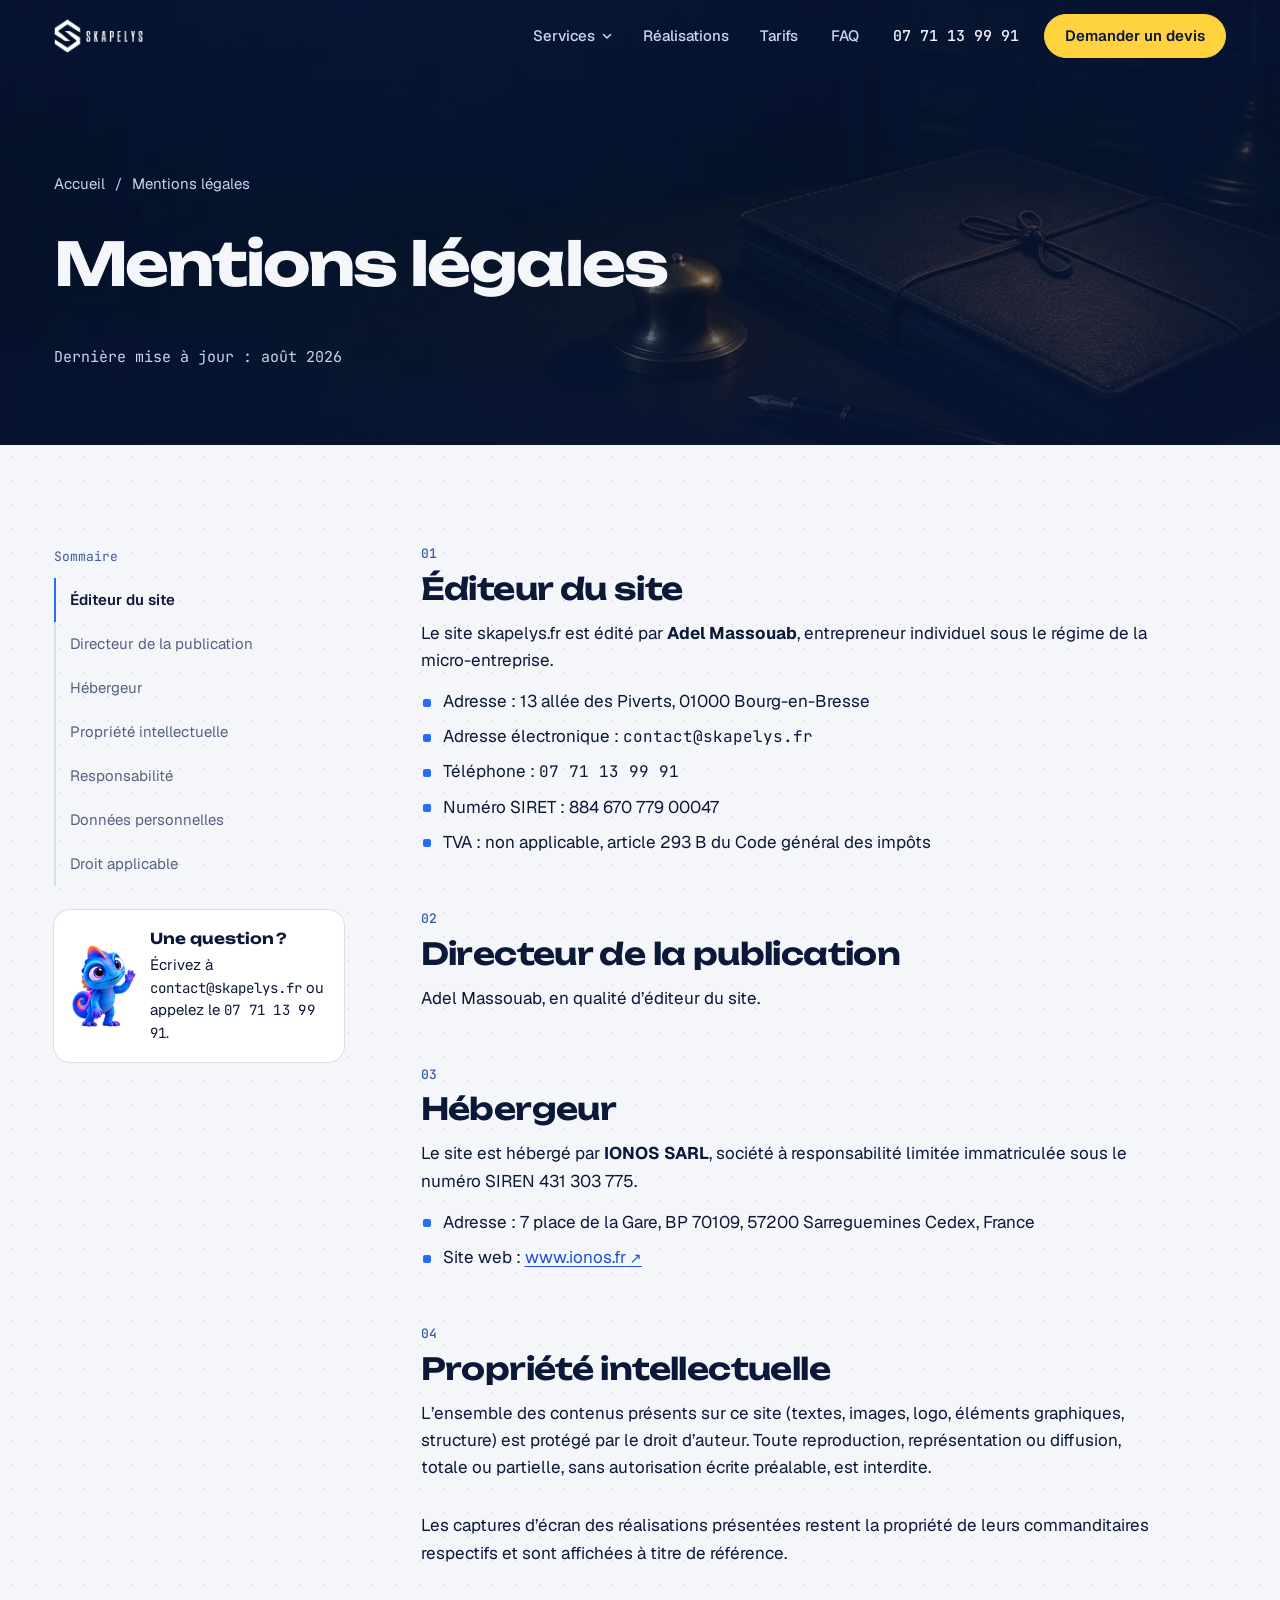
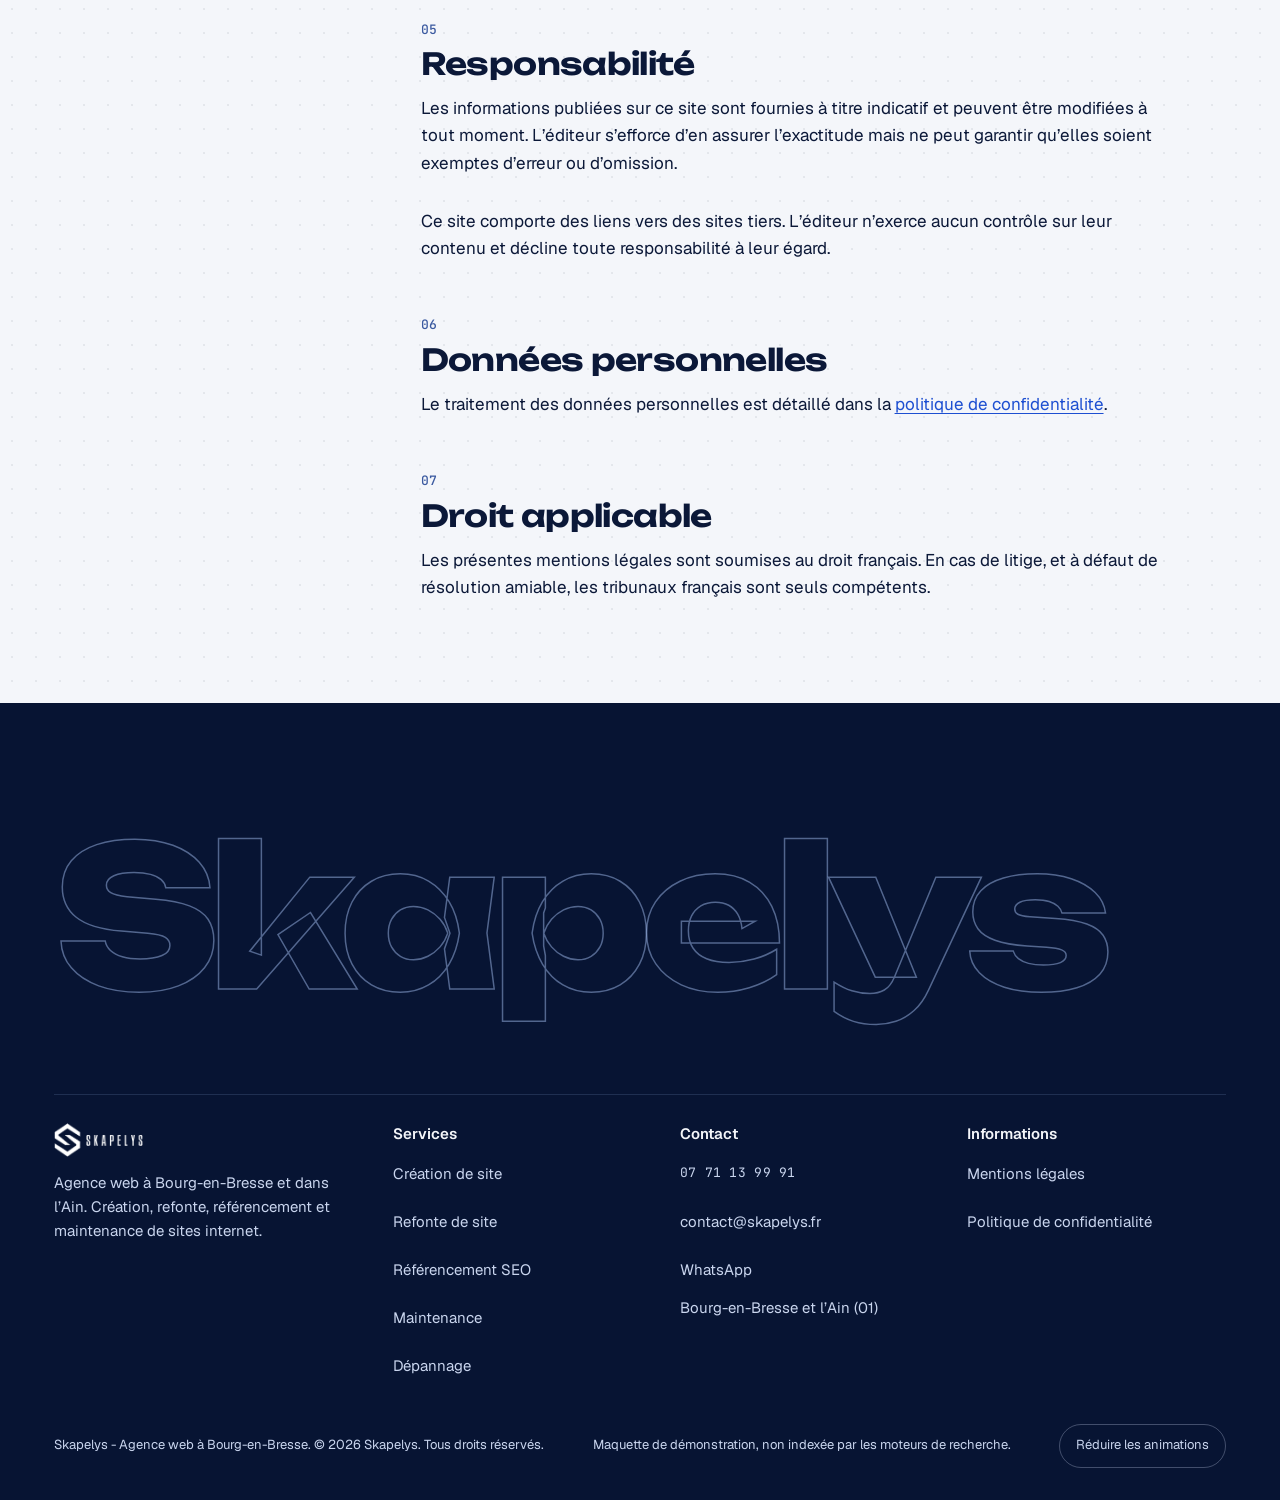
<file: mentions-legales.html>
<!doctype html>
<html lang="fr" class="no-js intro">
<head>
<meta charset="utf-8">
<meta name="viewport" content="width=device-width, initial-scale=1, viewport-fit=cover">
<title>Mentions légales | Skapelys</title>
<meta name="claude:viewport-fit-sides" content="cover">
<meta name="description" content="Mentions légales du site Skapelys : éditeur, directeur de publication, hébergeur et propriété intellectuelle.">
<meta name="robots" content="noindex, nofollow">
<meta name="theme-color" content="#071433">
<meta property="og:type" content="website">
<meta property="og:locale" content="fr_FR">
<meta property="og:site_name" content="Skapelys">
<meta property="og:title" content="Mentions légales | Skapelys">
<meta property="og:description" content="Mentions légales du site Skapelys : éditeur, directeur de publication, hébergeur et propriété intellectuelle.">
<meta property="og:url" content="https://skapelys-maquette.vercel.app/mentions-legales">
<meta property="og:image" content="https://skapelys-maquette.vercel.app/assets/og/accueil.jpg">
<meta property="og:image:type" content="image/jpeg">
<meta property="og:image:width" content="1200">
<meta property="og:image:height" content="630">
<meta property="og:image:alt" content="Skapelys, agence web à Bourg-en-Bresse">
<meta name="twitter:card" content="summary_large_image">
<meta name="twitter:title" content="Mentions légales | Skapelys">
<meta name="twitter:description" content="Mentions légales du site Skapelys : éditeur, directeur de publication, hébergeur et propriété intellectuelle.">
<meta name="twitter:image" content="https://skapelys-maquette.vercel.app/assets/og/accueil.jpg">
<link rel="icon" type="image/png" sizes="32x32" href="assets/img/marque/favicon-32.png">
<link rel="icon" type="image/png" sizes="64x64" href="assets/img/marque/favicon-64.png">
<link rel="apple-touch-icon" href="assets/img/marque/apple-touch-icon.png">
<link rel="preload" href="assets/fonts/unbounded.woff2" as="font" type="font/woff2" crossorigin>
<link rel="preload" href="assets/fonts/geist.woff2" as="font" type="font/woff2" crossorigin>
<style>html,body{background:#071433}</style>
<link rel="stylesheet" href="assets/css/site.css?v=5">
<script>
(function(){var d=document.documentElement;d.classList.remove('no-js');d.classList.add('js','intro');var m='';try{m=localStorage.getItem('sk-motion')||''}catch(e){}var r=window.matchMedia&&matchMedia('(prefers-reduced-motion: reduce)').matches;if(m==='reduce'||(r&&m!=='full')){d.classList.add('motion-reduce');d.classList.remove('intro')}else if(m==='full'){d.classList.add('motion-full')}setTimeout(function(){d.classList.remove('intro')},2900)})();
</script>
<script type="application/ld+json">{"@context": "https://schema.org", "@type": "ProfessionalService", "name": "Skapelys", "description": "Agence web à Bourg-en-Bresse : création de site internet, refonte, référencement et maintenance.", "url": "https://skapelys.fr", "telephone": "+33 7 71 13 99 91", "email": "contact@skapelys.fr", "address": {"@type": "PostalAddress", "streetAddress": "13 allée des Piverts", "postalCode": "01000", "addressLocality": "Bourg-en-Bresse", "addressCountry": "FR"}, "areaServed": ["Bourg-en-Bresse", "Viriat", "Péronnas", "Montagnat", "Saint-Denis-lès-Bourg", "Jasseron", "Saint-Just", "Ain"], "makesOffer": [{"@type": "Offer", "name": "Site One Page", "price": "690", "priceCurrency": "EUR"}, {"@type": "Offer", "name": "Site Sur Mesure", "price": "990", "priceCurrency": "EUR", "description": "À partir de 990 €"}, {"@type": "Offer", "name": "Maintenance", "price": "50", "priceCurrency": "EUR", "description": "Par mois"}]}</script>
<script defer src="assets/vendor/gsap/gsap.min.js"></script>
<script defer src="assets/vendor/gsap/ScrollTrigger.min.js"></script>
<script defer src="assets/vendor/gsap/SplitText.min.js"></script>
<link rel="modulepreload" href="assets/js/main.js?v=5">
<link rel="modulepreload" href="assets/js/modules/core.js?v=5">
<link rel="modulepreload" href="assets/js/modules/sections.js?v=5">
<link rel="modulepreload" href="assets/js/modules/deadline.js?v=5">
<script type="module" src="assets/js/main.js?v=5"></script>
</head>
<body data-page="mentions">
<a class="skip" href="#contenu">Aller au contenu</a>
<div class="curtain" aria-hidden="true"><i></i><i></i><i></i><i></i><i></i><img class="curtain-logo" src="assets/img/marque/logo-symbole.webp" alt="" width="182" height="182"></div>
<header class="site-header" id="haut">
  <div class="wrap">
    <a class="brand" href="/" aria-label="Skapelys, accueil">
      <img src="assets/img/marque/logo-blanc.webp" alt="Skapelys" width="388" height="147" decoding="async" fetchpriority="high">
    </a>
    <nav class="nav" aria-label="Navigation principale">
      <div class="nav-item">
        <button class="nav-trigger" type="button" aria-expanded="false" aria-controls="menu-services">Services<svg viewBox="0 0 12 12" width="12" height="12" aria-hidden="true"><path d="M2.5 4.5L6 8l3.5-3.5" fill="none" stroke="currentColor" stroke-width="1.6" stroke-linecap="round" stroke-linejoin="round"/></svg></button>
        <div class="mega" id="menu-services" hidden>
          <ul class="mega-list"><li><a class="mega-item" href="/creation-site-web-bourg-en-bresse"><span class="mega-thumb"><img src="assets/img/grok/service-creation-760.webp" alt="" width="160" height="107" loading="lazy" decoding="async"></span><span class="mega-txt"><strong>Création de site</strong><span>Vitrine dès 690 €, sur mesure dès 990 €</span></span></a></li><li><a class="mega-item" href="/refonte-site-internet-bourg-en-bresse"><span class="mega-thumb"><img src="assets/img/grok/service-refonte-760.webp" alt="" width="160" height="107" loading="lazy" decoding="async"></span><span class="mega-txt"><strong>Refonte de site</strong><span>Remettre à neuf sans perdre son référencement</span></span></a></li><li><a class="mega-item" href="/referencement-seo-bourg-en-bresse"><span class="mega-thumb"><img src="assets/img/grok/service-seo-760.webp" alt="" width="160" height="107" loading="lazy" decoding="async"></span><span class="mega-txt"><strong>Référencement SEO</strong><span>Monter dans les résultats de Google</span></span></a></li><li><a class="mega-item" href="/maintenance-site-wordpress-bourg-en-bresse"><span class="mega-thumb"><img src="assets/img/grok/service-maintenance-760.webp" alt="" width="160" height="107" loading="lazy" decoding="async"></span><span class="mega-txt"><strong>Maintenance</strong><span>Mises à jour et sauvegardes, 50 € par mois</span></span></a></li><li><a class="mega-item" href="/depannage-site-wordpress-bourg-en-bresse"><span class="mega-thumb"><img src="assets/img/grok/service-depannage-760.webp" alt="" width="160" height="107" loading="lazy" decoding="async"></span><span class="mega-txt"><strong>Dépannage</strong><span>Page blanche, erreur, site piraté</span></span></a></li></ul>
          <a class="mega-all" href="/#services">Voir tous les services sur l’accueil</a>
        </div>
      </div>
      <a href="/#realisations">Réalisations</a><a href="/#tarifs">Tarifs</a><a href="/#faq">FAQ</a>
      <a class="nav-phone" href="tel:+33771139991">07 71 13 99 91</a>
      <a class="btn" href="/#contact" data-magnetic><span class="btn-label">Demander un devis</span></a>
    </nav>
    <button class="burger" type="button" aria-expanded="false" aria-controls="menu-mobile" aria-label="Ouvrir le menu"><span></span><span></span></button>
  </div>
  <div class="progress" aria-hidden="true"><i class="progress-fill"></i></div>
</header>
<div class="mobile-menu" id="menu-mobile" hidden>
  <a href="/" data-close>Accueil</a>
  <div class="mm-group"><span class="mm-label">Services</span><ul><li><a href="/creation-site-web-bourg-en-bresse" data-close>Création de site</a></li><li><a href="/refonte-site-internet-bourg-en-bresse" data-close>Refonte de site</a></li><li><a href="/referencement-seo-bourg-en-bresse" data-close>Référencement SEO</a></li><li><a href="/maintenance-site-wordpress-bourg-en-bresse" data-close>Maintenance</a></li><li><a href="/depannage-site-wordpress-bourg-en-bresse" data-close>Dépannage</a></li></ul></div>
  <a href="/#realisations" data-close>Réalisations</a><a href="/#tarifs" data-close>Tarifs</a><a href="/#faq" data-close>FAQ</a>
  <div class="mm-foot">
    <span class="muted">Téléphone</span>
    <a href="tel:+33771139991" class="cote">07 71 13 99 91</a>
    <span class="muted">E-mail</span>
    <a href="mailto:contact@skapelys.fr">contact@skapelys.fr</a>
    <div class="btn-row"><a class="btn" href="/#contact" data-close><span class="btn-label">Demander un devis</span></a><a class="btn btn--line" href="https://wa.me/33771139991" target="_blank" rel="noopener"><span class="btn-label">WhatsApp</span></a></div>
  </div>
</div>
<nav class="action-bar" aria-label="Contact rapide">
  <a href="tel:+33771139991">Appeler</a>
  <a href="https://wa.me/33771139991" target="_blank" rel="noopener">WhatsApp</a>
  <a class="primary" href="/#contact">Devis gratuit</a>
</nav>
<div class="reticle" aria-hidden="true"><div class="reticle-cross"></div></div>
<div class="reticle-box" aria-hidden="true"></div>
<div class="reticle-label" aria-hidden="true"></div>
<main id="contenu">
<section class="page-hero page-hero--doc" id="ouverture" aria-labelledby="hero-titre" data-hero-page>
  <div class="hero-bg"><picture><source media="(max-width: 700px)" srcset="assets/img/grok/legal-ouverture-760.webp 760w, assets/img/grok/legal-ouverture-1168.webp 1168w" sizes="100vw" width="1168" height="784"><img src="assets/img/grok/legal-ouverture-1168.webp" alt="" width="1168" height="784" decoding="async" srcset="assets/img/grok/legal-ouverture-760.webp 760w, assets/img/grok/legal-ouverture-1168.webp 1168w" sizes="100vw" fetchpriority="high"></picture></div>
  <div class="hero-vignette" aria-hidden="true"></div>
  <div class="wrap">
    <div class="hero-copy">
      <nav class="breadcrumb" aria-label="Fil d’Ariane" data-intro><a href="/">Accueil</a><span aria-hidden="true">/</span><span aria-current="page">Mentions légales</span></nav>
      <h1 id="hero-titre"><span class="h1-main" data-hero-title>Mentions légales</span></h1>
      <p class="h1-sub" data-intro>Dernière mise à jour : août 2026</p>
    </div>
  </div>
</section>
<section class="band band--papier doc" aria-label="Mentions légales">
  <div class="wrap doc-grid">
    <aside class="doc-aside">
      <nav class="doc-toc" aria-label="Sommaire" data-toc><span class="doc-toc-h">Sommaire</span><ol><li><a href="#editeur">Éditeur du site</a></li><li><a href="#directeur">Directeur de la publication</a></li><li><a href="#hebergeur">Hébergeur</a></li><li><a href="#propriete">Propriété intellectuelle</a></li><li><a href="#responsabilite">Responsabilité</a></li><li><a href="#donnees">Données personnelles</a></li><li><a href="#droit">Droit applicable</a></li></ol></nav>
      <div class="doc-card">
        <img src="assets/img/mascotte/mascotte-salut-200.webp" alt="" width="201" height="258" decoding="async" loading="lazy" class="doc-mascot">
        <p><strong>Une question ?</strong>Écrivez à <span class="sel">contact@skapelys.fr</span> ou appelez le <span class="sel cote">07 71 13 99 91</span>.</p>
      </div>
    </aside>
    <article class="doc-body prose"><section class="doc-sec" id="editeur" aria-labelledby="editeur-t"><h2 id="editeur-t">Éditeur du site</h2><p>Le site skapelys.fr est édité par <strong>Adel Massouab</strong>, entrepreneur individuel sous le régime de la micro-entreprise.</p>
<ul class="doc-list"><li>Adresse : 13 allée des Piverts, 01000 Bourg-en-Bresse</li><li>Adresse électronique : <span class="sel">contact@skapelys.fr</span></li><li>Téléphone : <span class="sel">07 71 13 99 91</span></li><li>Numéro SIRET : 884 670 779 00047</li><li>TVA : non applicable, article 293 B du Code général des impôts</li></ul></section><section class="doc-sec" id="directeur" aria-labelledby="directeur-t"><h2 id="directeur-t">Directeur de la publication</h2><p>Adel Massouab, en qualité d’éditeur du site.</p></section><section class="doc-sec" id="hebergeur" aria-labelledby="hebergeur-t"><h2 id="hebergeur-t">Hébergeur</h2><p>Le site est hébergé par <strong>IONOS SARL</strong>, société à responsabilité limitée immatriculée sous le numéro SIREN 431 303 775.</p>
<ul class="doc-list"><li>Adresse : 7 place de la Gare, BP 70109, 57200 Sarreguemines Cedex, France</li><li>Site web : <a href="https://www.ionos.fr" target="_blank" rel="noopener" class="ext">www.ionos.fr</a></li></ul></section><section class="doc-sec" id="propriete" aria-labelledby="propriete-t"><h2 id="propriete-t">Propriété intellectuelle</h2><p>L’ensemble des contenus présents sur ce site (textes, images, logo, éléments graphiques, structure) est protégé par le droit d’auteur. Toute reproduction, représentation ou diffusion, totale ou partielle, sans autorisation écrite préalable, est interdite.</p><p>Les captures d’écran des réalisations présentées restent la propriété de leurs commanditaires respectifs et sont affichées à titre de référence.</p></section><section class="doc-sec" id="responsabilite" aria-labelledby="responsabilite-t"><h2 id="responsabilite-t">Responsabilité</h2><p>Les informations publiées sur ce site sont fournies à titre indicatif et peuvent être modifiées à tout moment. L’éditeur s’efforce d’en assurer l’exactitude mais ne peut garantir qu’elles soient exemptes d’erreur ou d’omission.</p><p>Ce site comporte des liens vers des sites tiers. L’éditeur n’exerce aucun contrôle sur leur contenu et décline toute responsabilité à leur égard.</p></section><section class="doc-sec" id="donnees" aria-labelledby="donnees-t"><h2 id="donnees-t">Données personnelles</h2><p>Le traitement des données personnelles est détaillé dans la <a href="/politique-de-confidentialite">politique de confidentialité</a>.</p></section><section class="doc-sec" id="droit" aria-labelledby="droit-t"><h2 id="droit-t">Droit applicable</h2><p>Les présentes mentions légales sont soumises au droit français. En cas de litige, et à défaut de résolution amiable, les tribunaux français sont seuls compétents.</p></section></article>
  </div>
</section>
</main>
<footer class="site-footer">
  <div class="wrap">
    <div class="footer-word" aria-hidden="true">Skapelys<span class="fill">Skapelys</span></div>
    <div class="footer-grid">
      <div>
        <img src="assets/img/marque/logo-blanc.webp" alt="Skapelys" width="388" height="147" decoding="async" loading="lazy" class="footer-logo">
        <p style="margin-top:14px">Agence web à Bourg-en-Bresse et dans l’Ain. Création, refonte, référencement et maintenance de sites internet.</p>
      </div>
      <div>
        <h2 class="footer-h">Services</h2>
        <ul>
          <li><a href="/creation-site-web-bourg-en-bresse">Création de site</a></li>
          <li><a href="/refonte-site-internet-bourg-en-bresse">Refonte de site</a></li>
          <li><a href="/referencement-seo-bourg-en-bresse">Référencement SEO</a></li>
          <li><a href="/maintenance-site-wordpress-bourg-en-bresse">Maintenance</a></li>
          <li><a href="/depannage-site-wordpress-bourg-en-bresse">Dépannage</a></li>
        </ul>
      </div>
      <div>
        <h2 class="footer-h">Contact</h2>
        <ul>
          <li><a href="tel:+33771139991" class="cote">07 71 13 99 91</a></li>
          <li><a href="mailto:contact@skapelys.fr">contact@skapelys.fr</a></li>
          <li><a href="https://wa.me/33771139991" target="_blank" rel="noopener">WhatsApp</a></li>
          <li><span>Bourg-en-Bresse et l’Ain (01)</span></li>
        </ul>
      </div>
      <div>
        <h2 class="footer-h">Informations</h2>
        <ul>
          <li><a href="/mentions-legales">Mentions légales</a></li>
          <li><a href="/politique-de-confidentialite">Politique de confidentialité</a></li>
        </ul>
      </div>
    </div>
    <div class="footer-legal">
      <span>Skapelys - Agence web à Bourg-en-Bresse. © 2026 Skapelys. Tous droits réservés.</span>
      <span>Maquette de démonstration, non indexée par les moteurs de recherche.</span>
      <button class="motion-toggle" type="button" data-motion-toggle>Réduire les animations</button>
    </div>
  </div>
</footer>
</body>
</html>
</file>
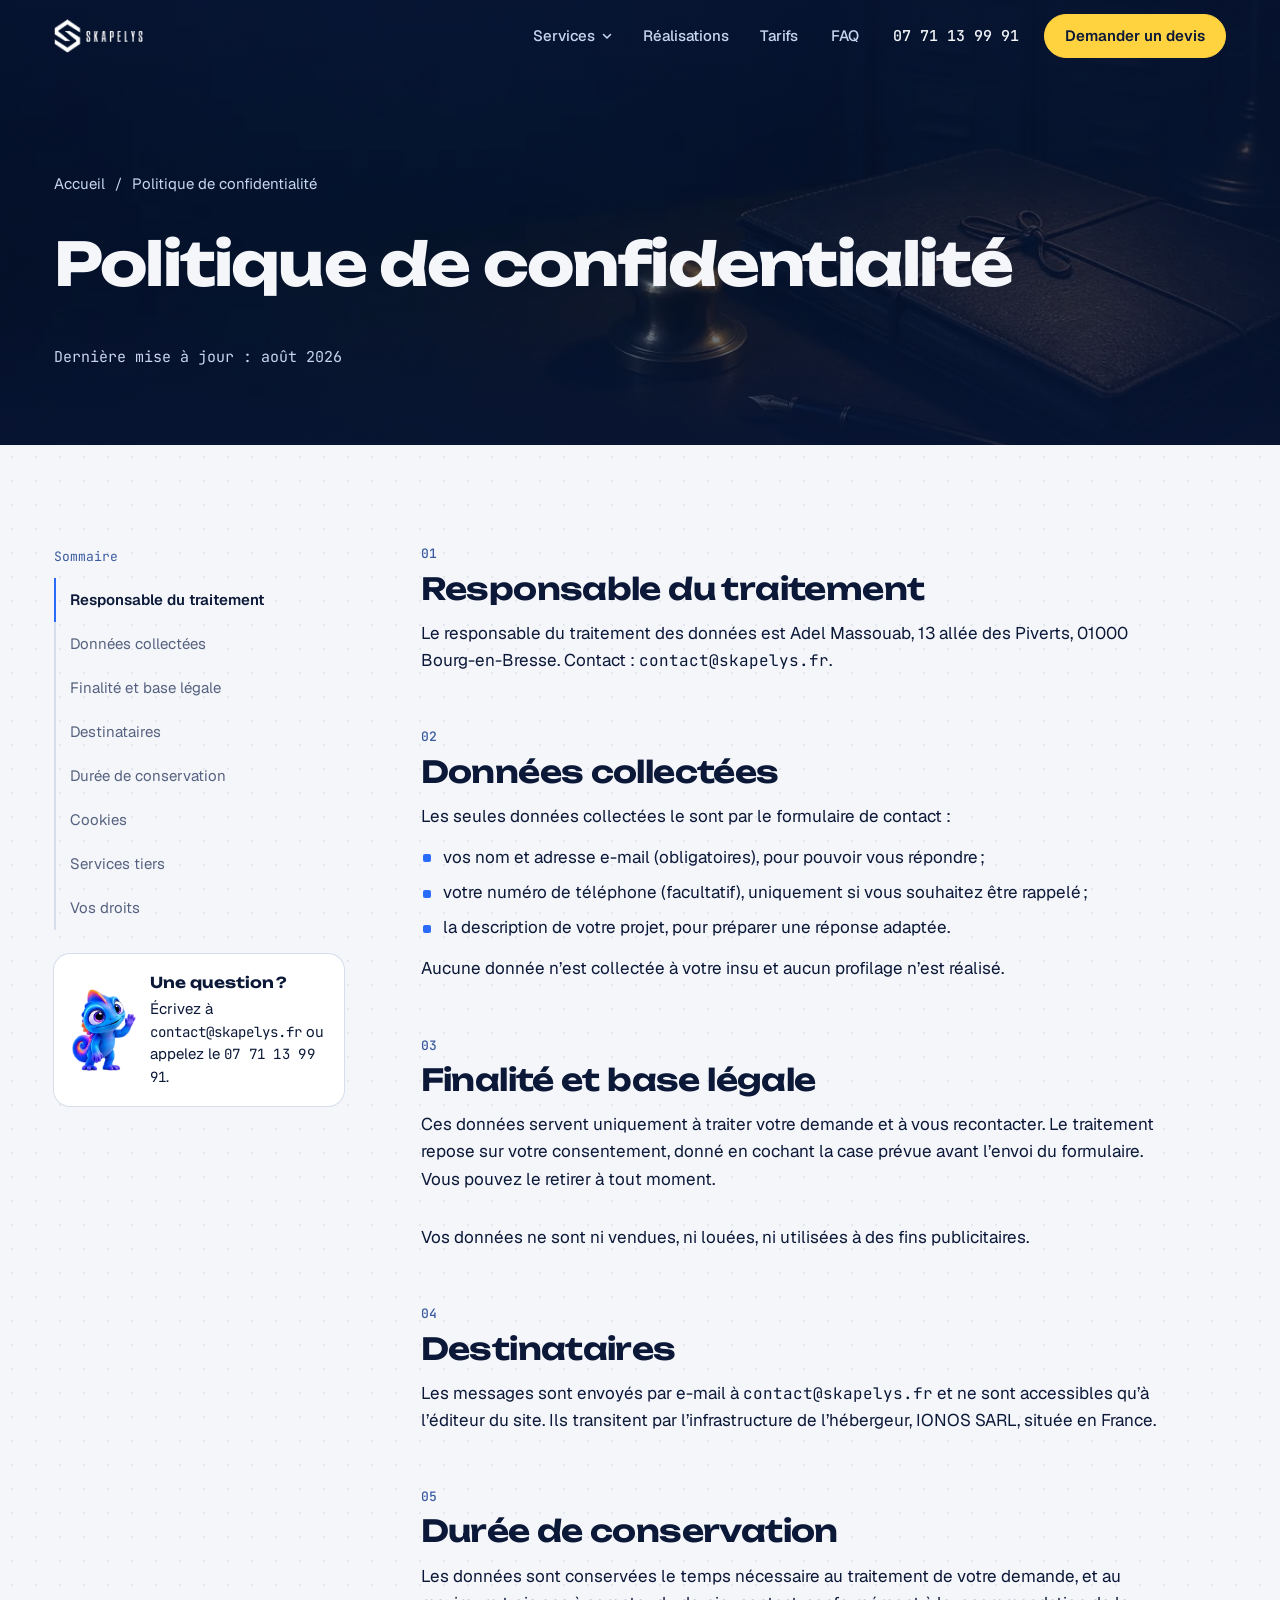
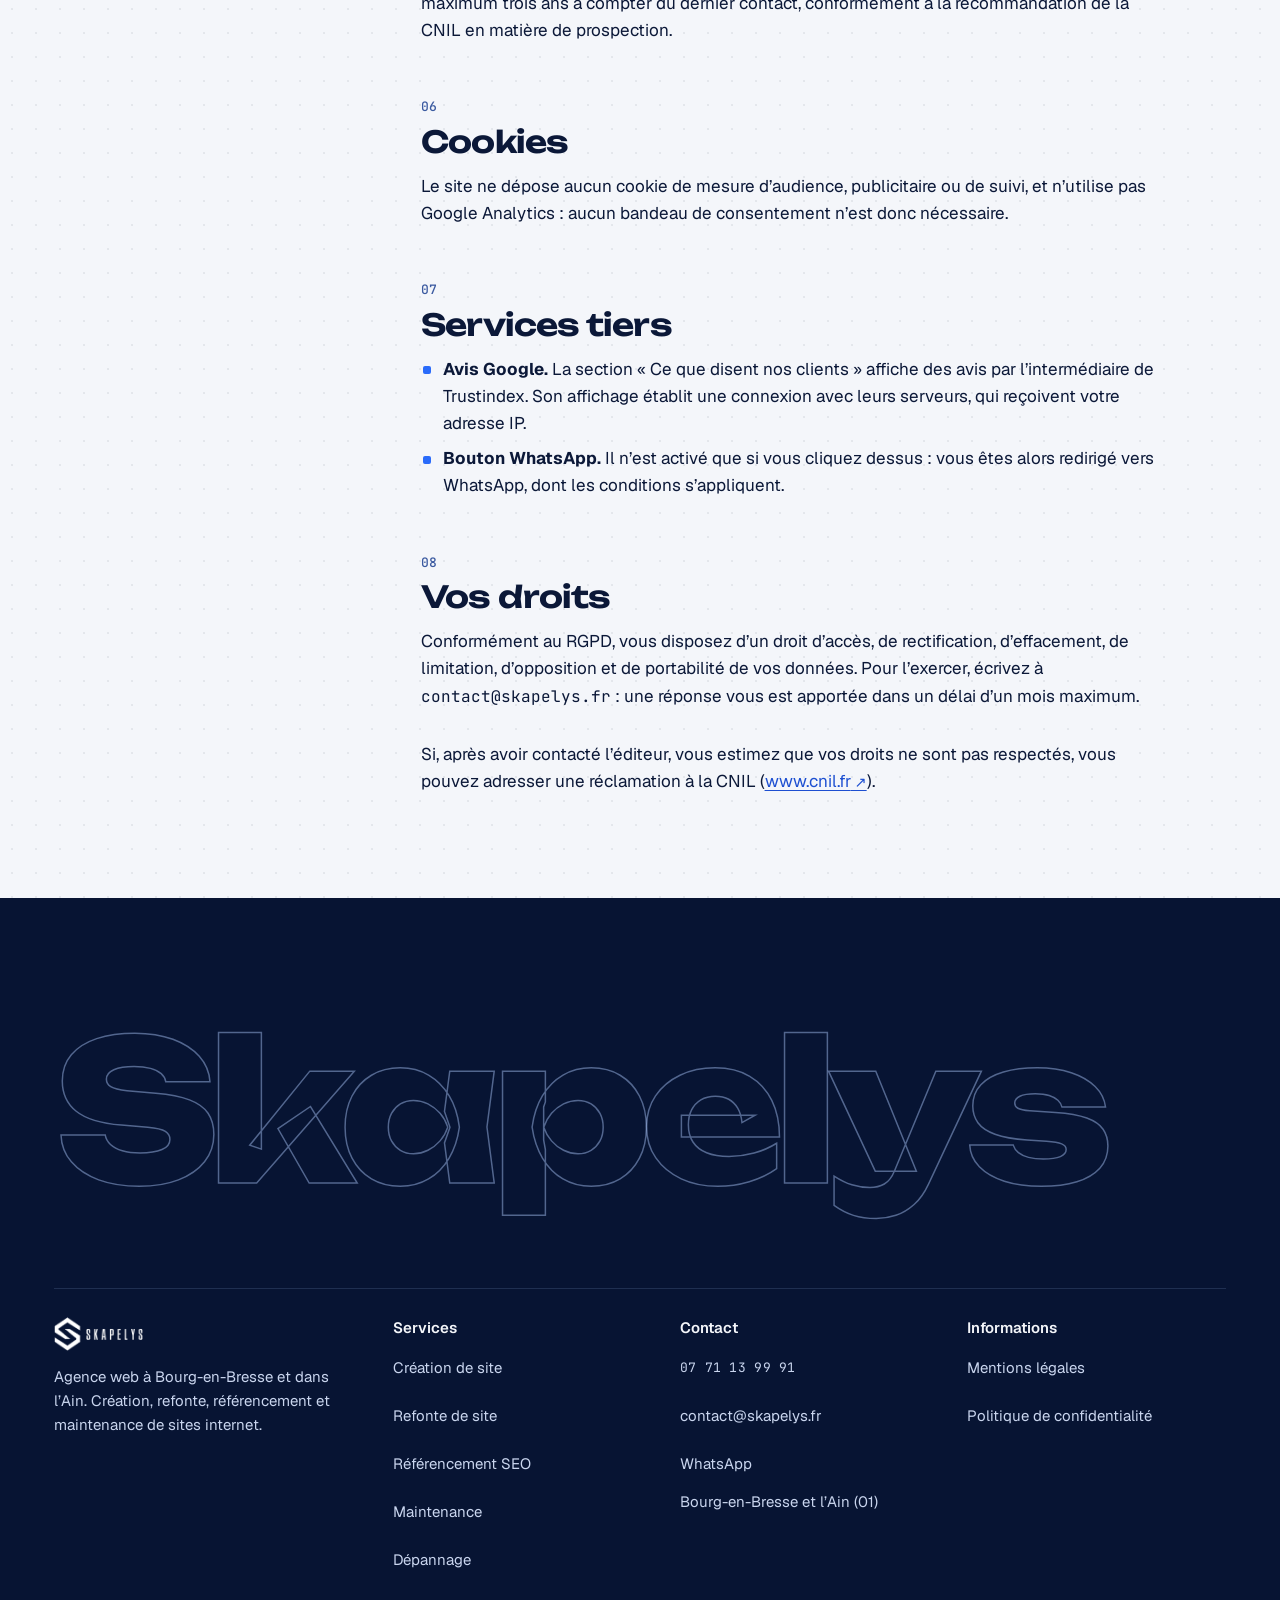
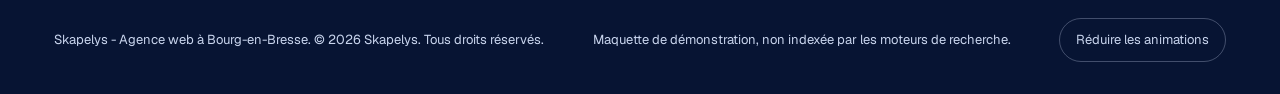
<file: politique-de-confidentialite.html>
<!doctype html>
<html lang="fr" class="no-js intro">
<head>
<meta charset="utf-8">
<meta name="viewport" content="width=device-width, initial-scale=1, viewport-fit=cover">
<title>Politique de confidentialité | Skapelys</title>
<meta name="claude:viewport-fit-sides" content="cover">
<meta name="description" content="Politique de confidentialité du site Skapelys : données collectées, finalités, durée de conservation, cookies et droits.">
<meta name="robots" content="noindex, nofollow">
<meta name="theme-color" content="#071433">
<meta property="og:type" content="website">
<meta property="og:locale" content="fr_FR">
<meta property="og:site_name" content="Skapelys">
<meta property="og:title" content="Politique de confidentialité | Skapelys">
<meta property="og:description" content="Politique de confidentialité du site Skapelys : données collectées, finalités, durée de conservation, cookies et droits.">
<meta property="og:url" content="https://skapelys-maquette.vercel.app/politique-de-confidentialite">
<meta property="og:image" content="https://skapelys-maquette.vercel.app/assets/og/accueil.jpg">
<meta property="og:image:type" content="image/jpeg">
<meta property="og:image:width" content="1200">
<meta property="og:image:height" content="630">
<meta property="og:image:alt" content="Skapelys, agence web à Bourg-en-Bresse">
<meta name="twitter:card" content="summary_large_image">
<meta name="twitter:title" content="Politique de confidentialité | Skapelys">
<meta name="twitter:description" content="Politique de confidentialité du site Skapelys : données collectées, finalités, durée de conservation, cookies et droits.">
<meta name="twitter:image" content="https://skapelys-maquette.vercel.app/assets/og/accueil.jpg">
<link rel="icon" type="image/png" sizes="32x32" href="assets/img/marque/favicon-32.png">
<link rel="icon" type="image/png" sizes="64x64" href="assets/img/marque/favicon-64.png">
<link rel="apple-touch-icon" href="assets/img/marque/apple-touch-icon.png">
<link rel="preload" href="assets/fonts/unbounded.woff2" as="font" type="font/woff2" crossorigin>
<link rel="preload" href="assets/fonts/geist.woff2" as="font" type="font/woff2" crossorigin>
<style>html,body{background:#071433}</style>
<link rel="stylesheet" href="assets/css/site.css?v=5">
<script>
(function(){var d=document.documentElement;d.classList.remove('no-js');d.classList.add('js','intro');var m='';try{m=localStorage.getItem('sk-motion')||''}catch(e){}var r=window.matchMedia&&matchMedia('(prefers-reduced-motion: reduce)').matches;if(m==='reduce'||(r&&m!=='full')){d.classList.add('motion-reduce');d.classList.remove('intro')}else if(m==='full'){d.classList.add('motion-full')}setTimeout(function(){d.classList.remove('intro')},2900)})();
</script>
<script type="application/ld+json">{"@context": "https://schema.org", "@type": "ProfessionalService", "name": "Skapelys", "description": "Agence web à Bourg-en-Bresse : création de site internet, refonte, référencement et maintenance.", "url": "https://skapelys.fr", "telephone": "+33 7 71 13 99 91", "email": "contact@skapelys.fr", "address": {"@type": "PostalAddress", "streetAddress": "13 allée des Piverts", "postalCode": "01000", "addressLocality": "Bourg-en-Bresse", "addressCountry": "FR"}, "areaServed": ["Bourg-en-Bresse", "Viriat", "Péronnas", "Montagnat", "Saint-Denis-lès-Bourg", "Jasseron", "Saint-Just", "Ain"], "makesOffer": [{"@type": "Offer", "name": "Site One Page", "price": "690", "priceCurrency": "EUR"}, {"@type": "Offer", "name": "Site Sur Mesure", "price": "990", "priceCurrency": "EUR", "description": "À partir de 990 €"}, {"@type": "Offer", "name": "Maintenance", "price": "50", "priceCurrency": "EUR", "description": "Par mois"}]}</script>
<script defer src="assets/vendor/gsap/gsap.min.js"></script>
<script defer src="assets/vendor/gsap/ScrollTrigger.min.js"></script>
<script defer src="assets/vendor/gsap/SplitText.min.js"></script>
<link rel="modulepreload" href="assets/js/main.js?v=5">
<link rel="modulepreload" href="assets/js/modules/core.js?v=5">
<link rel="modulepreload" href="assets/js/modules/sections.js?v=5">
<link rel="modulepreload" href="assets/js/modules/deadline.js?v=5">
<script type="module" src="assets/js/main.js?v=5"></script>
</head>
<body data-page="confidentialite">
<a class="skip" href="#contenu">Aller au contenu</a>
<div class="curtain" aria-hidden="true"><i></i><i></i><i></i><i></i><i></i><img class="curtain-logo" src="assets/img/marque/logo-symbole.webp" alt="" width="182" height="182"></div>
<header class="site-header" id="haut">
  <div class="wrap">
    <a class="brand" href="/" aria-label="Skapelys, accueil">
      <img src="assets/img/marque/logo-blanc.webp" alt="Skapelys" width="388" height="147" decoding="async" fetchpriority="high">
    </a>
    <nav class="nav" aria-label="Navigation principale">
      <div class="nav-item">
        <button class="nav-trigger" type="button" aria-expanded="false" aria-controls="menu-services">Services<svg viewBox="0 0 12 12" width="12" height="12" aria-hidden="true"><path d="M2.5 4.5L6 8l3.5-3.5" fill="none" stroke="currentColor" stroke-width="1.6" stroke-linecap="round" stroke-linejoin="round"/></svg></button>
        <div class="mega" id="menu-services" hidden>
          <ul class="mega-list"><li><a class="mega-item" href="/creation-site-web-bourg-en-bresse"><span class="mega-thumb"><img src="assets/img/grok/service-creation-760.webp" alt="" width="160" height="107" loading="lazy" decoding="async"></span><span class="mega-txt"><strong>Création de site</strong><span>Vitrine dès 690 €, sur mesure dès 990 €</span></span></a></li><li><a class="mega-item" href="/refonte-site-internet-bourg-en-bresse"><span class="mega-thumb"><img src="assets/img/grok/service-refonte-760.webp" alt="" width="160" height="107" loading="lazy" decoding="async"></span><span class="mega-txt"><strong>Refonte de site</strong><span>Remettre à neuf sans perdre son référencement</span></span></a></li><li><a class="mega-item" href="/referencement-seo-bourg-en-bresse"><span class="mega-thumb"><img src="assets/img/grok/service-seo-760.webp" alt="" width="160" height="107" loading="lazy" decoding="async"></span><span class="mega-txt"><strong>Référencement SEO</strong><span>Monter dans les résultats de Google</span></span></a></li><li><a class="mega-item" href="/maintenance-site-wordpress-bourg-en-bresse"><span class="mega-thumb"><img src="assets/img/grok/service-maintenance-760.webp" alt="" width="160" height="107" loading="lazy" decoding="async"></span><span class="mega-txt"><strong>Maintenance</strong><span>Mises à jour et sauvegardes, 50 € par mois</span></span></a></li><li><a class="mega-item" href="/depannage-site-wordpress-bourg-en-bresse"><span class="mega-thumb"><img src="assets/img/grok/service-depannage-760.webp" alt="" width="160" height="107" loading="lazy" decoding="async"></span><span class="mega-txt"><strong>Dépannage</strong><span>Page blanche, erreur, site piraté</span></span></a></li></ul>
          <a class="mega-all" href="/#services">Voir tous les services sur l’accueil</a>
        </div>
      </div>
      <a href="/#realisations">Réalisations</a><a href="/#tarifs">Tarifs</a><a href="/#faq">FAQ</a>
      <a class="nav-phone" href="tel:+33771139991">07 71 13 99 91</a>
      <a class="btn" href="/#contact" data-magnetic><span class="btn-label">Demander un devis</span></a>
    </nav>
    <button class="burger" type="button" aria-expanded="false" aria-controls="menu-mobile" aria-label="Ouvrir le menu"><span></span><span></span></button>
  </div>
  <div class="progress" aria-hidden="true"><i class="progress-fill"></i></div>
</header>
<div class="mobile-menu" id="menu-mobile" hidden>
  <a href="/" data-close>Accueil</a>
  <div class="mm-group"><span class="mm-label">Services</span><ul><li><a href="/creation-site-web-bourg-en-bresse" data-close>Création de site</a></li><li><a href="/refonte-site-internet-bourg-en-bresse" data-close>Refonte de site</a></li><li><a href="/referencement-seo-bourg-en-bresse" data-close>Référencement SEO</a></li><li><a href="/maintenance-site-wordpress-bourg-en-bresse" data-close>Maintenance</a></li><li><a href="/depannage-site-wordpress-bourg-en-bresse" data-close>Dépannage</a></li></ul></div>
  <a href="/#realisations" data-close>Réalisations</a><a href="/#tarifs" data-close>Tarifs</a><a href="/#faq" data-close>FAQ</a>
  <div class="mm-foot">
    <span class="muted">Téléphone</span>
    <a href="tel:+33771139991" class="cote">07 71 13 99 91</a>
    <span class="muted">E-mail</span>
    <a href="mailto:contact@skapelys.fr">contact@skapelys.fr</a>
    <div class="btn-row"><a class="btn" href="/#contact" data-close><span class="btn-label">Demander un devis</span></a><a class="btn btn--line" href="https://wa.me/33771139991" target="_blank" rel="noopener"><span class="btn-label">WhatsApp</span></a></div>
  </div>
</div>
<nav class="action-bar" aria-label="Contact rapide">
  <a href="tel:+33771139991">Appeler</a>
  <a href="https://wa.me/33771139991" target="_blank" rel="noopener">WhatsApp</a>
  <a class="primary" href="/#contact">Devis gratuit</a>
</nav>
<div class="reticle" aria-hidden="true"><div class="reticle-cross"></div></div>
<div class="reticle-box" aria-hidden="true"></div>
<div class="reticle-label" aria-hidden="true"></div>
<main id="contenu">
<section class="page-hero page-hero--doc" id="ouverture" aria-labelledby="hero-titre" data-hero-page>
  <div class="hero-bg"><picture><source media="(max-width: 700px)" srcset="assets/img/grok/legal-ouverture-760.webp 760w, assets/img/grok/legal-ouverture-1168.webp 1168w" sizes="100vw" width="1168" height="784"><img src="assets/img/grok/legal-ouverture-1168.webp" alt="" width="1168" height="784" decoding="async" srcset="assets/img/grok/legal-ouverture-760.webp 760w, assets/img/grok/legal-ouverture-1168.webp 1168w" sizes="100vw" fetchpriority="high"></picture></div>
  <div class="hero-vignette" aria-hidden="true"></div>
  <div class="wrap">
    <div class="hero-copy">
      <nav class="breadcrumb" aria-label="Fil d’Ariane" data-intro><a href="/">Accueil</a><span aria-hidden="true">/</span><span aria-current="page">Politique de confidentialité</span></nav>
      <h1 id="hero-titre"><span class="h1-main" data-hero-title>Politique de confidentialité</span></h1>
      <p class="h1-sub" data-intro>Dernière mise à jour : août 2026</p>
    </div>
  </div>
</section>
<section class="band band--papier doc" aria-label="Politique de confidentialité">
  <div class="wrap doc-grid">
    <aside class="doc-aside">
      <nav class="doc-toc" aria-label="Sommaire" data-toc><span class="doc-toc-h">Sommaire</span><ol><li><a href="#responsable">Responsable du traitement</a></li><li><a href="#collecte">Données collectées</a></li><li><a href="#finalite">Finalité et base légale</a></li><li><a href="#destinataires">Destinataires</a></li><li><a href="#conservation">Durée de conservation</a></li><li><a href="#cookies">Cookies</a></li><li><a href="#tiers">Services tiers</a></li><li><a href="#droits">Vos droits</a></li></ol></nav>
      <div class="doc-card">
        <img src="assets/img/mascotte/mascotte-salut-200.webp" alt="" width="201" height="258" decoding="async" loading="lazy" class="doc-mascot">
        <p><strong>Une question ?</strong>Écrivez à <span class="sel">contact@skapelys.fr</span> ou appelez le <span class="sel cote">07 71 13 99 91</span>.</p>
      </div>
    </aside>
    <article class="doc-body prose"><section class="doc-sec" id="responsable" aria-labelledby="responsable-t"><h2 id="responsable-t">Responsable du traitement</h2><p>Le responsable du traitement des données est Adel Massouab, 13 allée des Piverts, 01000 Bourg-en-Bresse. Contact : <span class="sel">contact@skapelys.fr</span>.</p></section><section class="doc-sec" id="collecte" aria-labelledby="collecte-t"><h2 id="collecte-t">Données collectées</h2><p>Les seules données collectées le sont par le formulaire de contact :</p>
<ul class="doc-list"><li>vos nom et adresse e-mail (obligatoires), pour pouvoir vous répondre ;</li><li>votre numéro de téléphone (facultatif), uniquement si vous souhaitez être rappelé ;</li><li>la description de votre projet, pour préparer une réponse adaptée.</li></ul>
<p>Aucune donnée n’est collectée à votre insu et aucun profilage n’est réalisé.</p></section><section class="doc-sec" id="finalite" aria-labelledby="finalite-t"><h2 id="finalite-t">Finalité et base légale</h2><p>Ces données servent uniquement à traiter votre demande et à vous recontacter. Le traitement repose sur votre consentement, donné en cochant la case prévue avant l’envoi du formulaire. Vous pouvez le retirer à tout moment.</p><p>Vos données ne sont ni vendues, ni louées, ni utilisées à des fins publicitaires.</p></section><section class="doc-sec" id="destinataires" aria-labelledby="destinataires-t"><h2 id="destinataires-t">Destinataires</h2><p>Les messages sont envoyés par e-mail à <span class="sel">contact@skapelys.fr</span> et ne sont accessibles qu’à l’éditeur du site. Ils transitent par l’infrastructure de l’hébergeur, IONOS SARL, située en France.</p></section><section class="doc-sec" id="conservation" aria-labelledby="conservation-t"><h2 id="conservation-t">Durée de conservation</h2><p>Les données sont conservées le temps nécessaire au traitement de votre demande, et au maximum trois ans à compter du dernier contact, conformément à la recommandation de la CNIL en matière de prospection.</p></section><section class="doc-sec" id="cookies" aria-labelledby="cookies-t"><h2 id="cookies-t">Cookies</h2><p>Le site ne dépose aucun cookie de mesure d’audience, publicitaire ou de suivi, et n’utilise pas Google Analytics : aucun bandeau de consentement n’est donc nécessaire.</p></section><section class="doc-sec" id="tiers" aria-labelledby="tiers-t"><h2 id="tiers-t">Services tiers</h2><ul class="doc-list"><li><strong>Avis Google.</strong> La section « Ce que disent nos clients » affiche des avis par l’intermédiaire de Trustindex. Son affichage établit une connexion avec leurs serveurs, qui reçoivent votre adresse IP.</li><li><strong>Bouton WhatsApp.</strong> Il n’est activé que si vous cliquez dessus : vous êtes alors redirigé vers WhatsApp, dont les conditions s’appliquent.</li></ul></section><section class="doc-sec" id="droits" aria-labelledby="droits-t"><h2 id="droits-t">Vos droits</h2><p>Conformément au RGPD, vous disposez d’un droit d’accès, de rectification, d’effacement, de limitation, d’opposition et de portabilité de vos données. Pour l’exercer, écrivez à <span class="sel">contact@skapelys.fr</span> : une réponse vous est apportée dans un délai d’un mois maximum.</p>
<p>Si, après avoir contacté l’éditeur, vous estimez que vos droits ne sont pas respectés, vous pouvez adresser une réclamation à la CNIL (<a href="https://www.cnil.fr" target="_blank" rel="noopener" class="ext">www.cnil.fr</a>).</p></section></article>
  </div>
</section>
</main>
<footer class="site-footer">
  <div class="wrap">
    <div class="footer-word" aria-hidden="true">Skapelys<span class="fill">Skapelys</span></div>
    <div class="footer-grid">
      <div>
        <img src="assets/img/marque/logo-blanc.webp" alt="Skapelys" width="388" height="147" decoding="async" loading="lazy" class="footer-logo">
        <p style="margin-top:14px">Agence web à Bourg-en-Bresse et dans l’Ain. Création, refonte, référencement et maintenance de sites internet.</p>
      </div>
      <div>
        <h2 class="footer-h">Services</h2>
        <ul>
          <li><a href="/creation-site-web-bourg-en-bresse">Création de site</a></li>
          <li><a href="/refonte-site-internet-bourg-en-bresse">Refonte de site</a></li>
          <li><a href="/referencement-seo-bourg-en-bresse">Référencement SEO</a></li>
          <li><a href="/maintenance-site-wordpress-bourg-en-bresse">Maintenance</a></li>
          <li><a href="/depannage-site-wordpress-bourg-en-bresse">Dépannage</a></li>
        </ul>
      </div>
      <div>
        <h2 class="footer-h">Contact</h2>
        <ul>
          <li><a href="tel:+33771139991" class="cote">07 71 13 99 91</a></li>
          <li><a href="mailto:contact@skapelys.fr">contact@skapelys.fr</a></li>
          <li><a href="https://wa.me/33771139991" target="_blank" rel="noopener">WhatsApp</a></li>
          <li><span>Bourg-en-Bresse et l’Ain (01)</span></li>
        </ul>
      </div>
      <div>
        <h2 class="footer-h">Informations</h2>
        <ul>
          <li><a href="/mentions-legales">Mentions légales</a></li>
          <li><a href="/politique-de-confidentialite">Politique de confidentialité</a></li>
        </ul>
      </div>
    </div>
    <div class="footer-legal">
      <span>Skapelys - Agence web à Bourg-en-Bresse. © 2026 Skapelys. Tous droits réservés.</span>
      <span>Maquette de démonstration, non indexée par les moteurs de recherche.</span>
      <button class="motion-toggle" type="button" data-motion-toggle>Réduire les animations</button>
    </div>
  </div>
</footer>
</body>
</html>
</file>
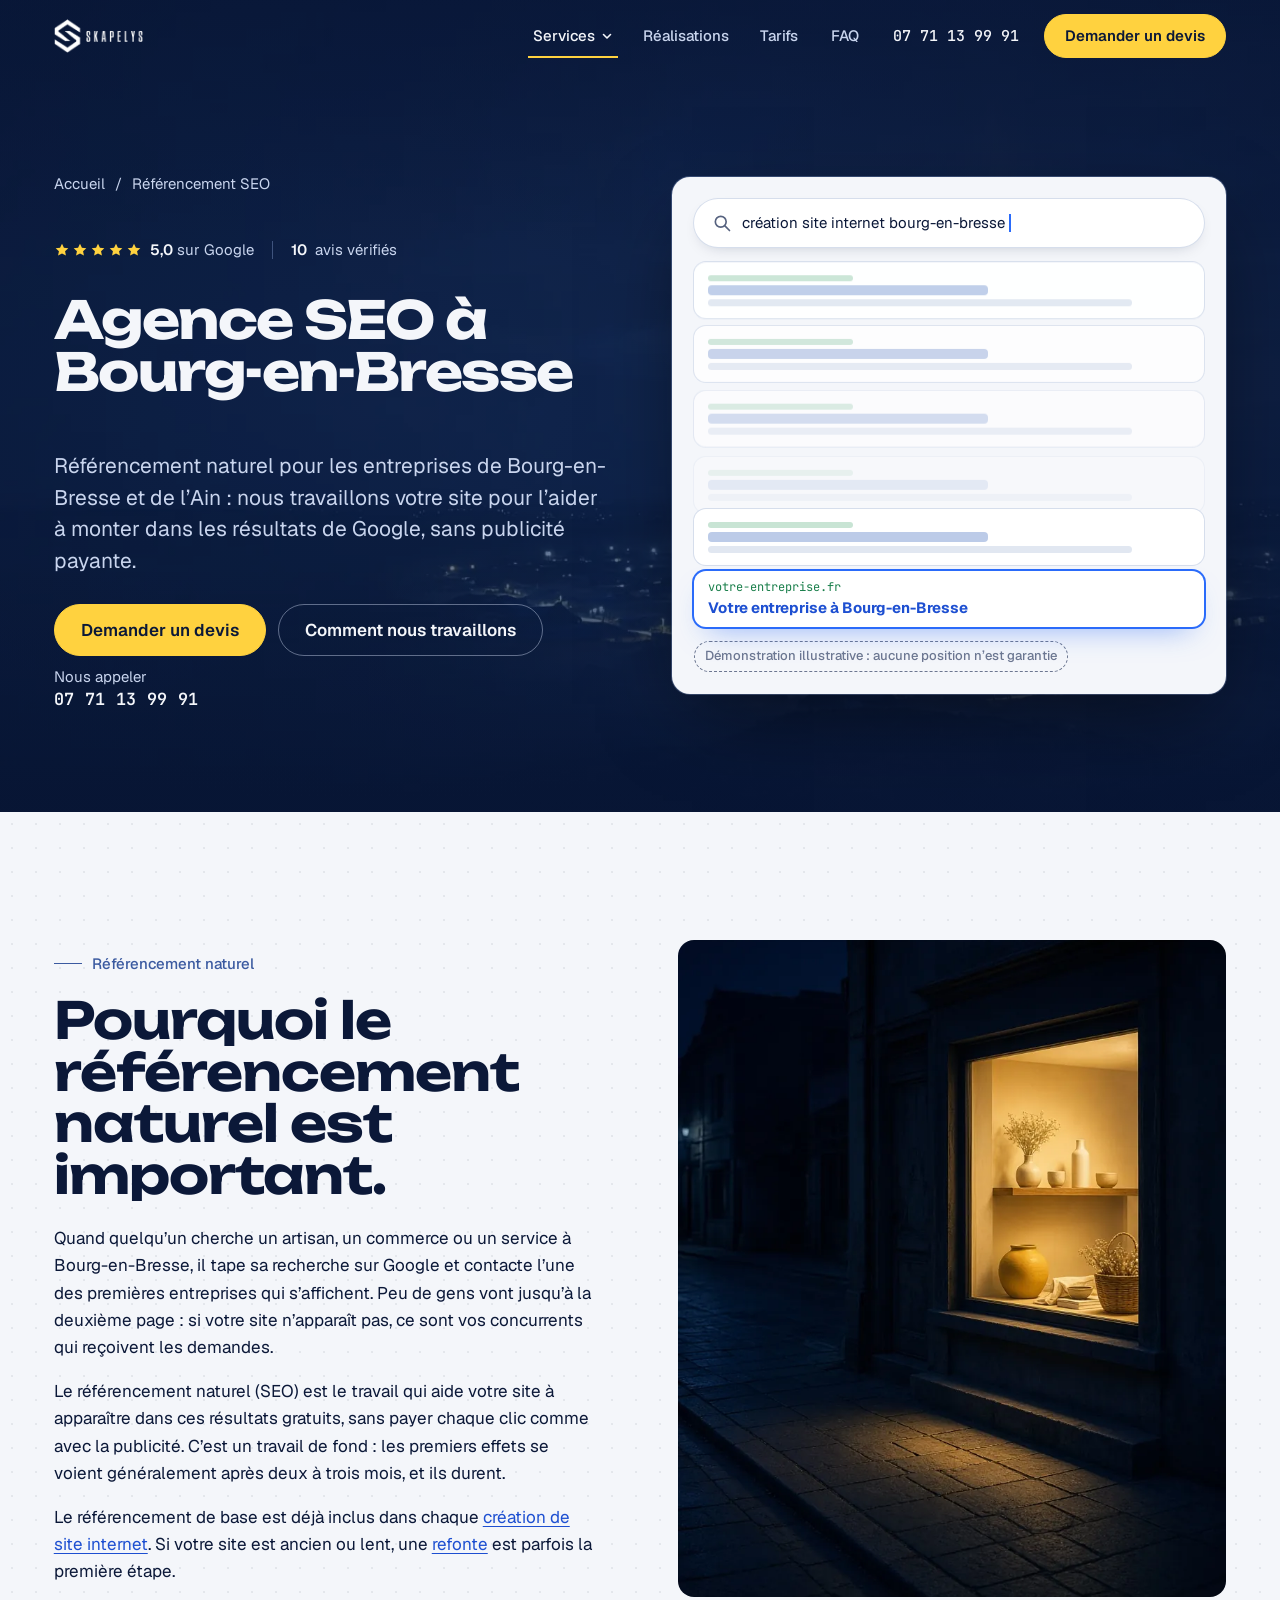
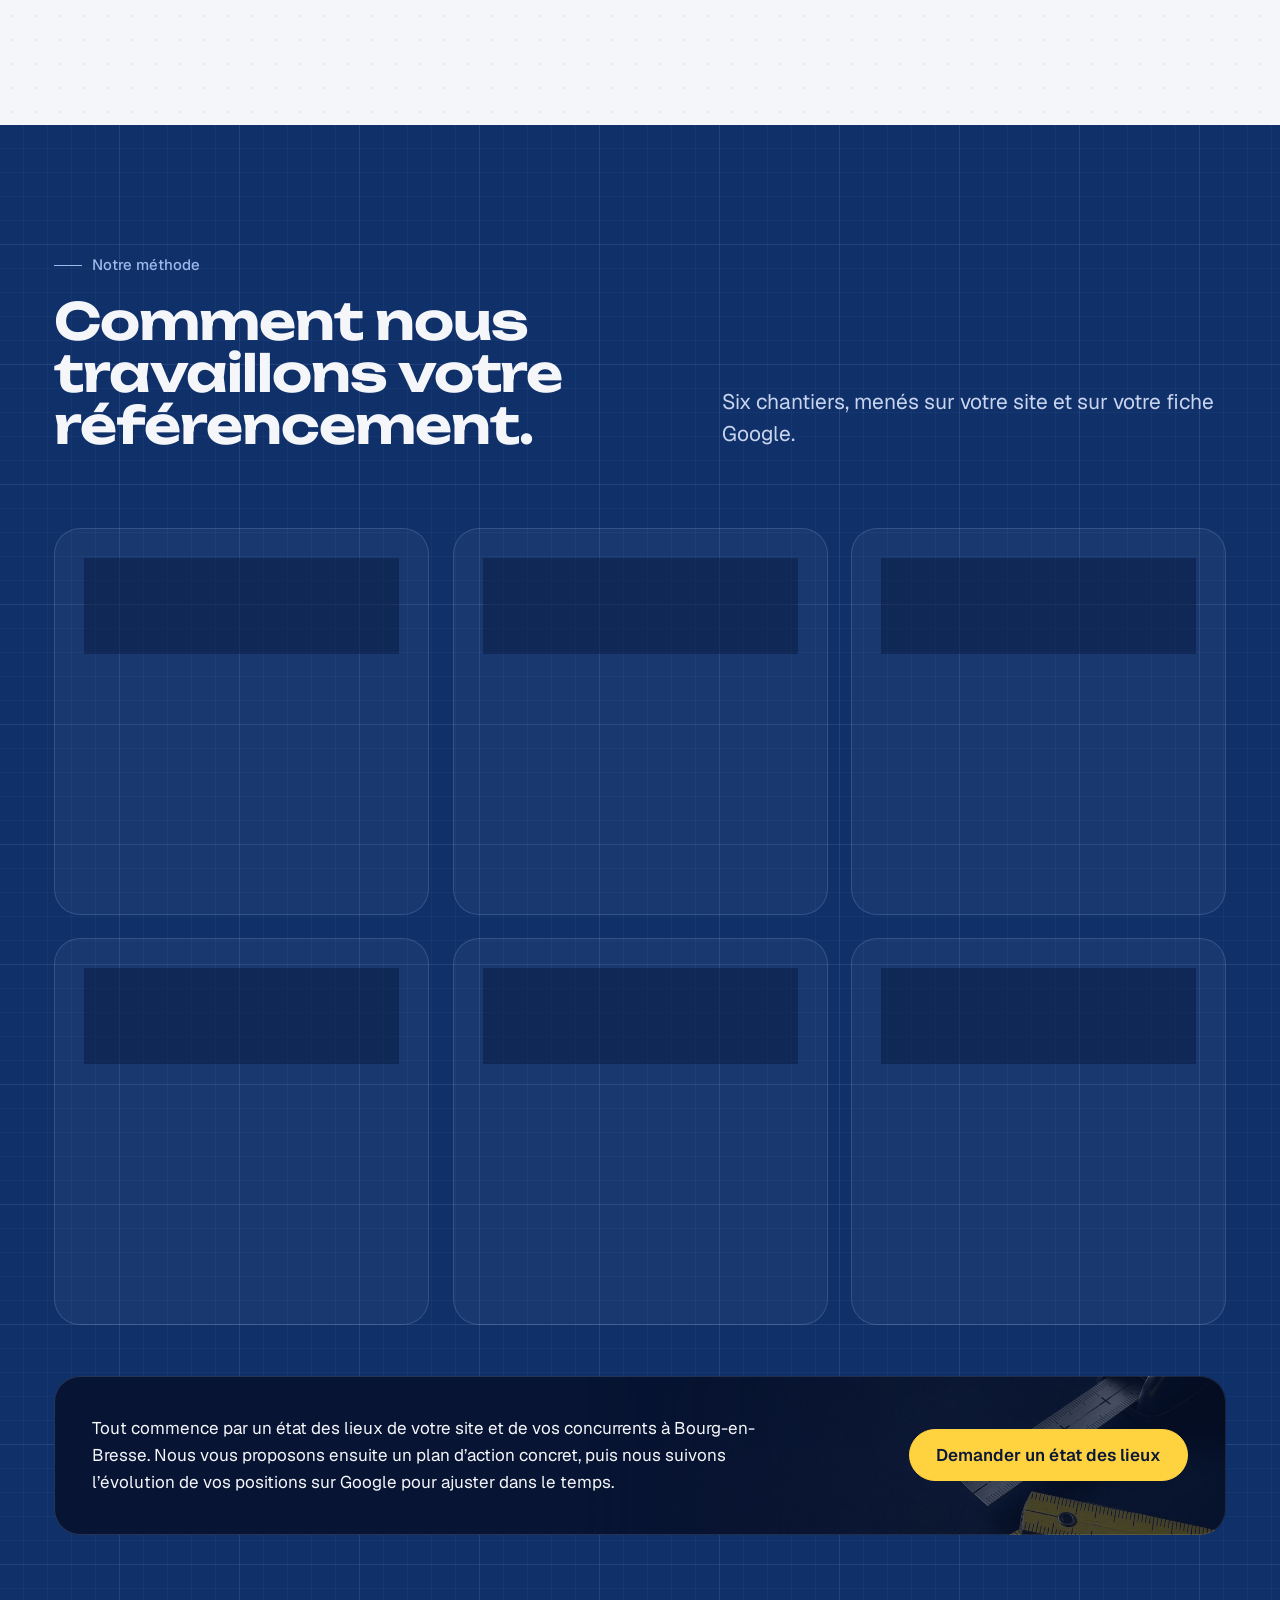
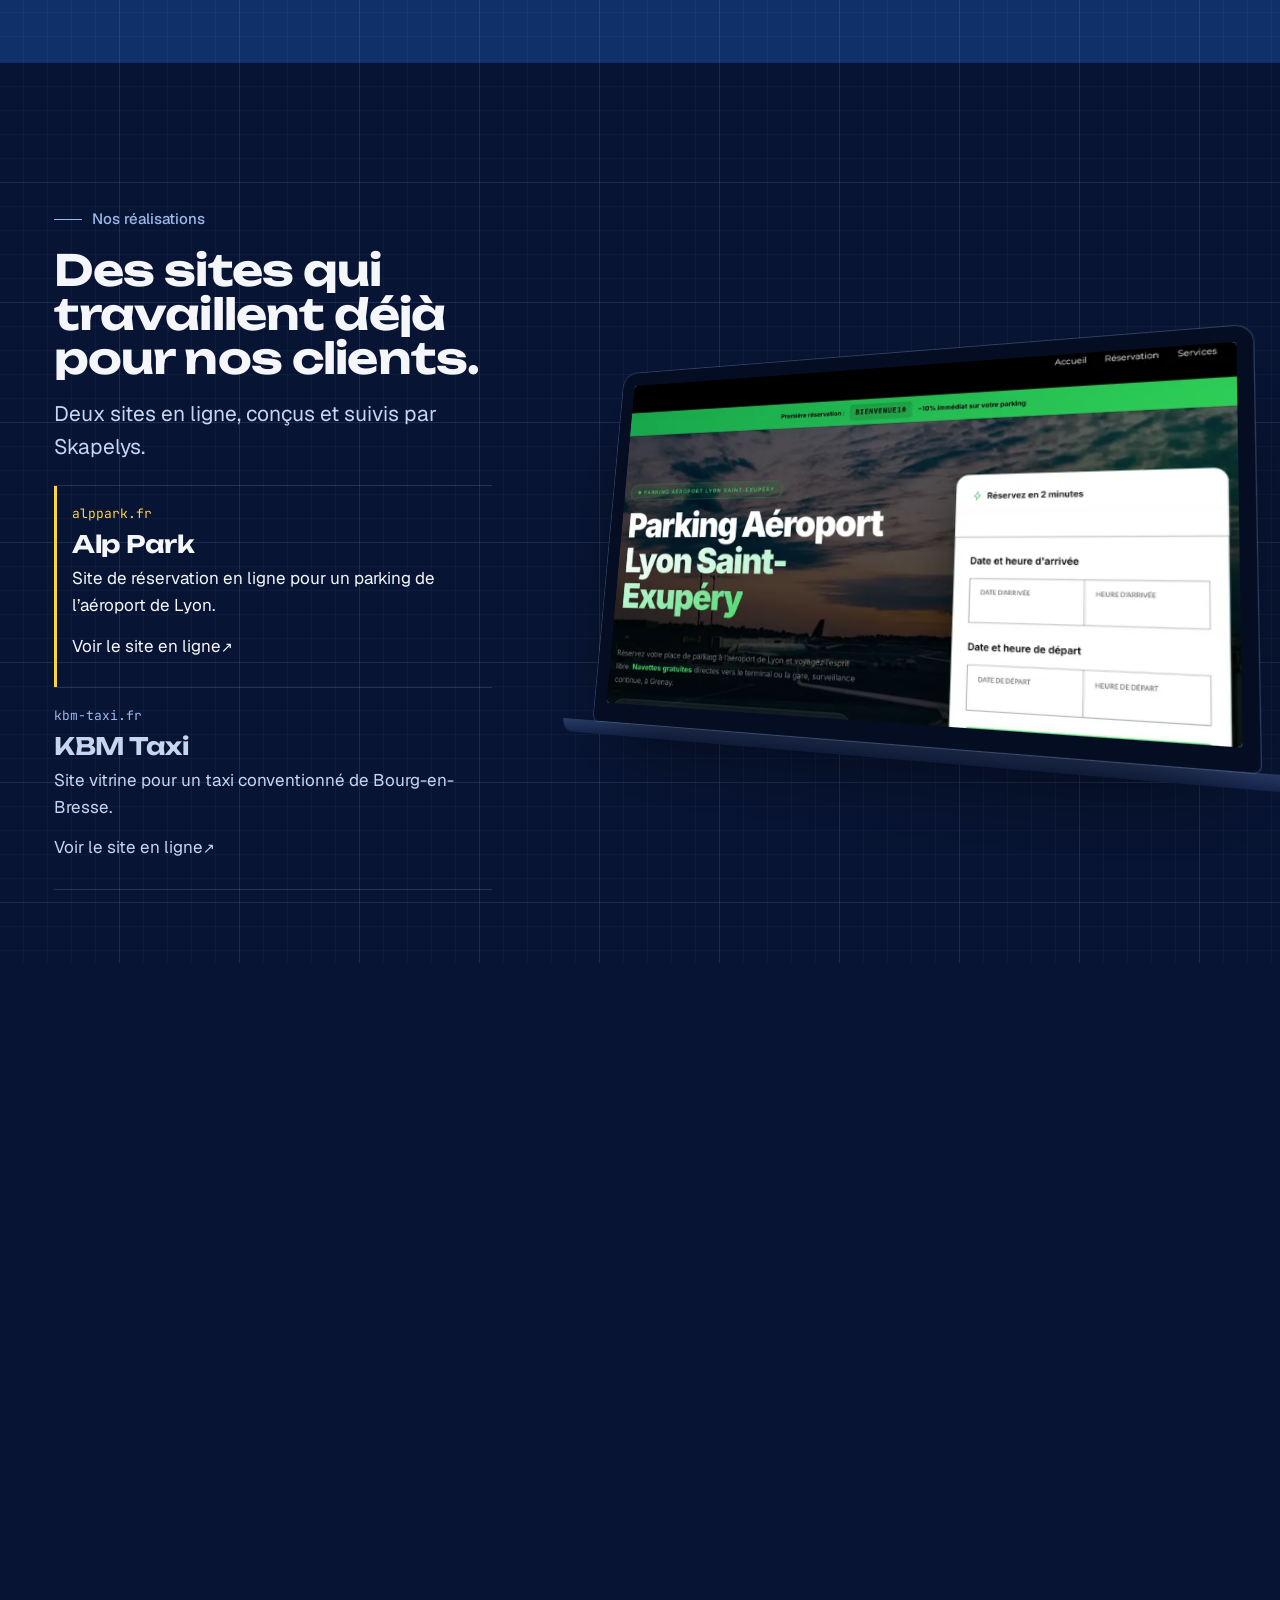
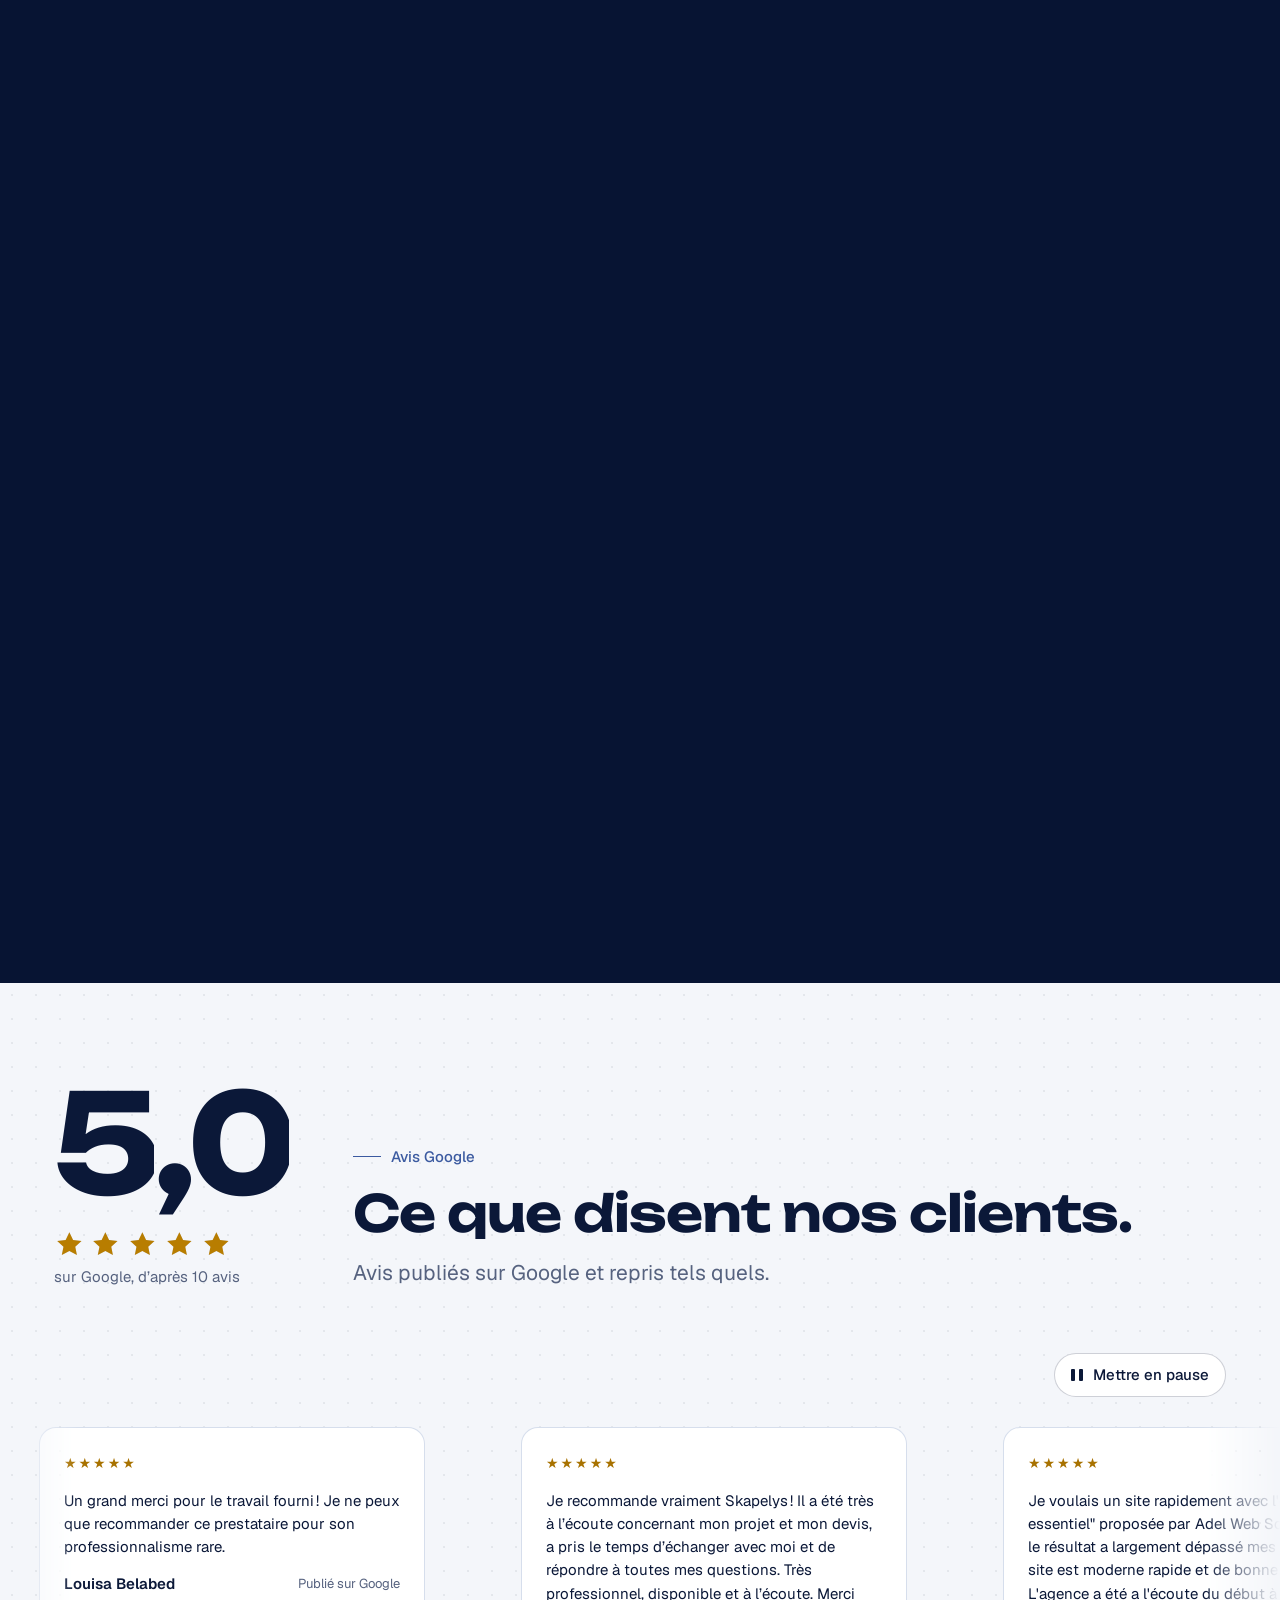
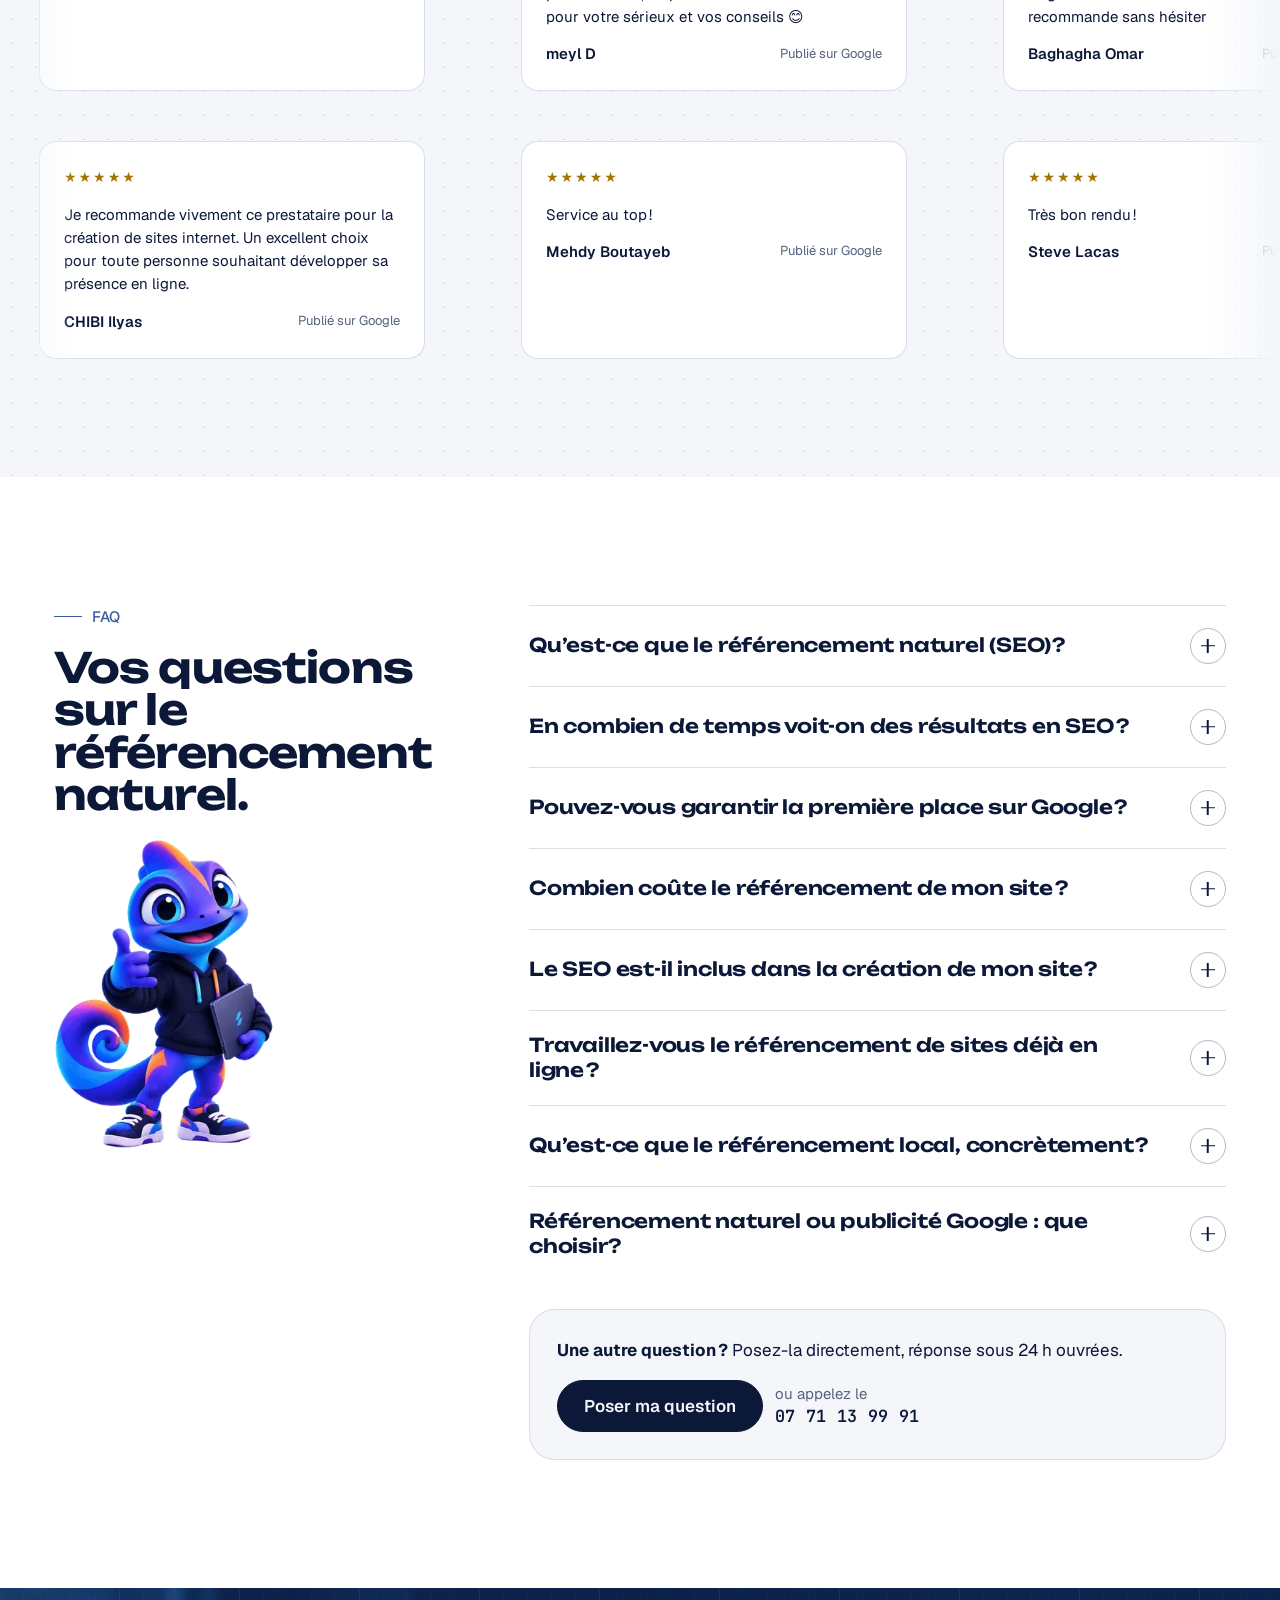
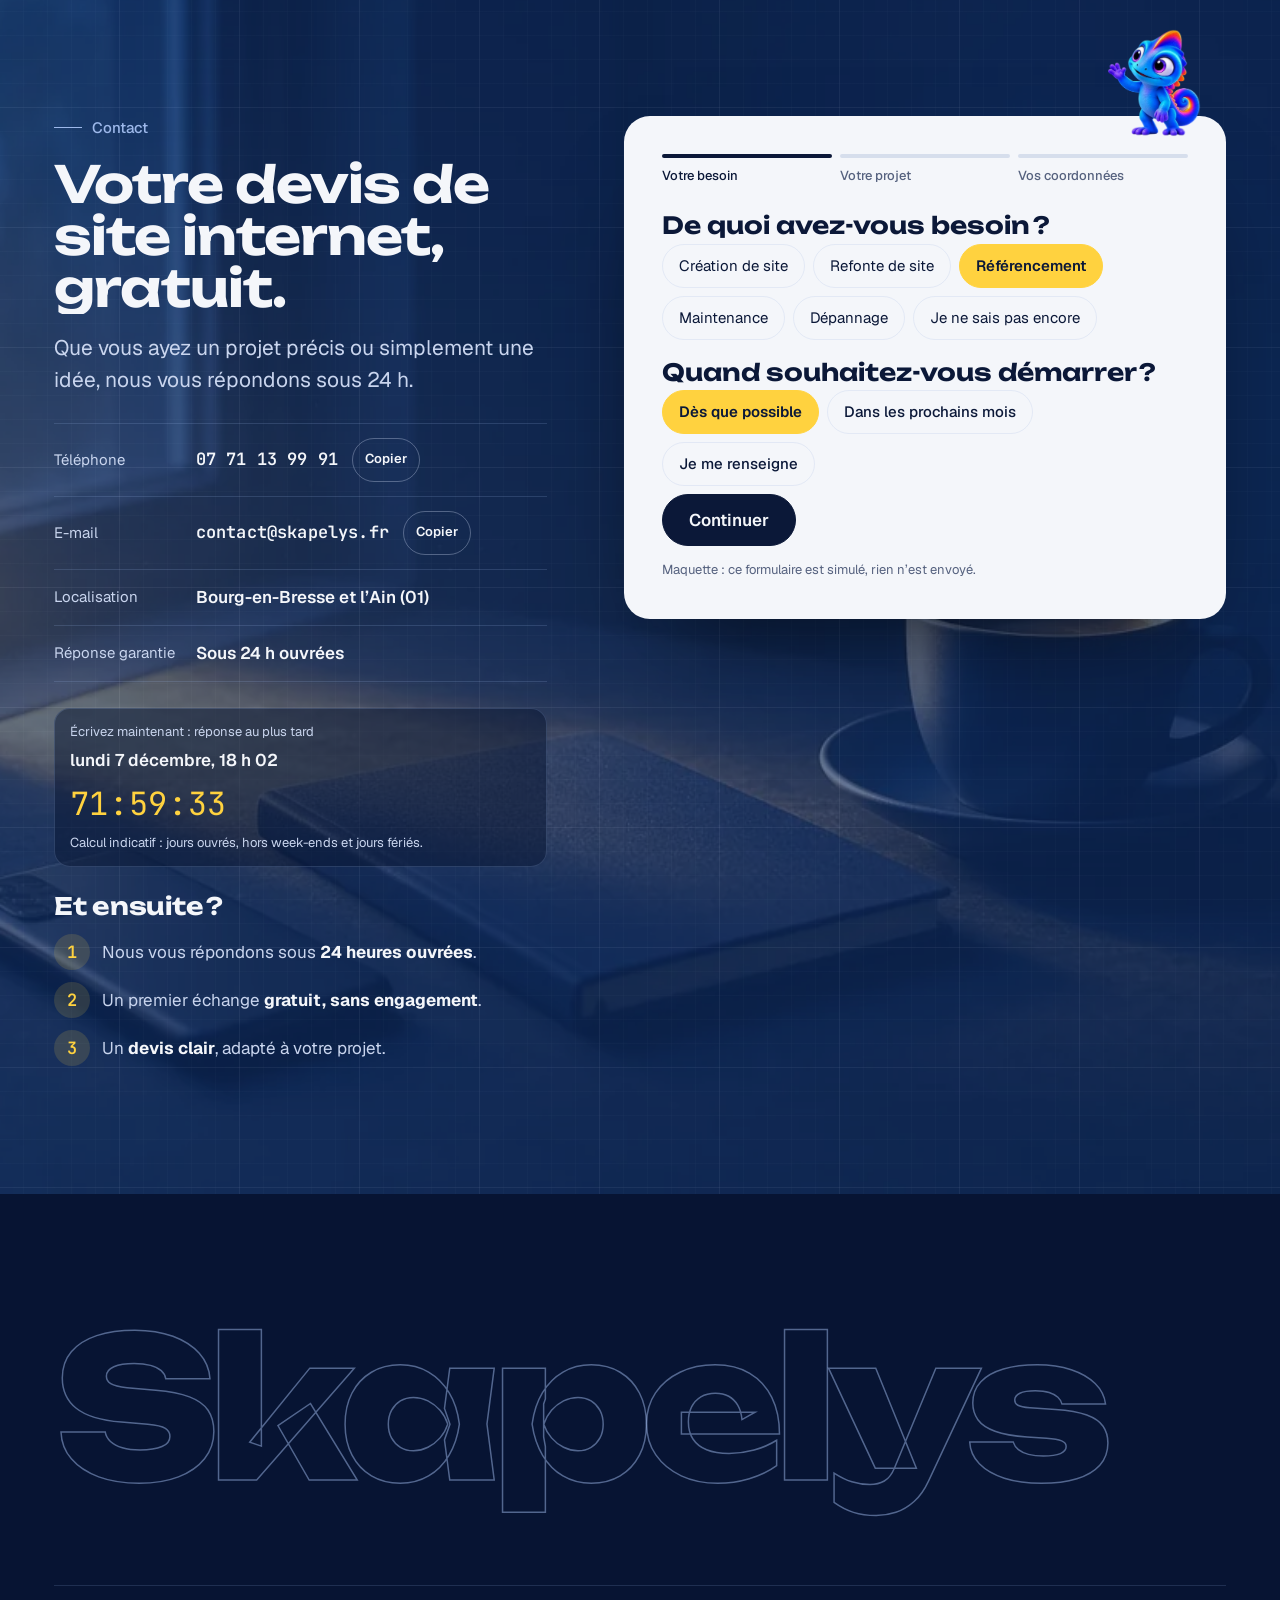
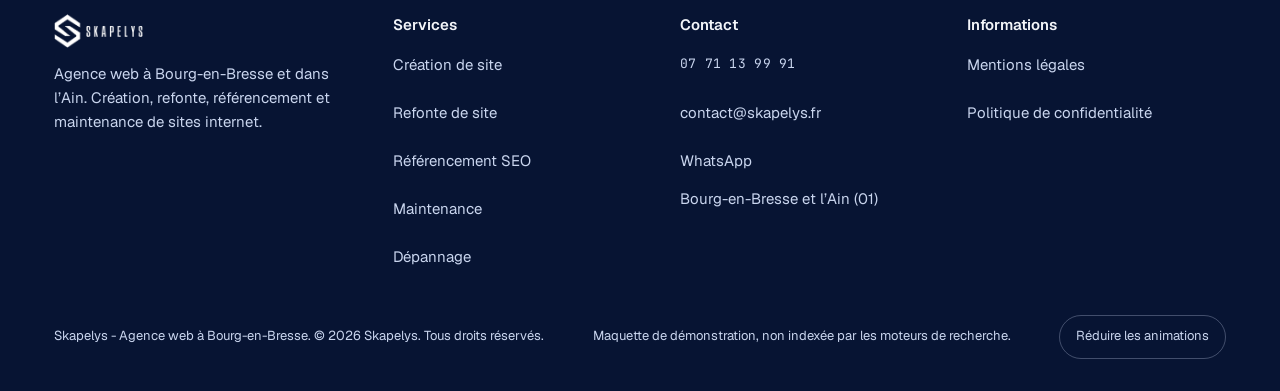
<file: referencement-seo-bourg-en-bresse.html>
<!doctype html>
<html lang="fr" class="no-js intro">
<head>
<meta charset="utf-8">
<meta name="viewport" content="width=device-width, initial-scale=1, viewport-fit=cover">
<title>Agence SEO et référencement à Bourg-en-Bresse | Skapelys</title>
<meta name="claude:viewport-fit-sides" content="cover">
<meta name="description" content="Agence SEO à Bourg-en-Bresse : mots-clés, textes optimisés, vitesse, structure et fiche Google pour votre référencement naturel dans l’Ain. Devis gratuit.">
<meta name="robots" content="noindex, nofollow">
<meta name="theme-color" content="#071433">
<meta property="og:type" content="website">
<meta property="og:locale" content="fr_FR">
<meta property="og:site_name" content="Skapelys">
<meta property="og:title" content="Agence SEO et référencement à Bourg-en-Bresse | Skapelys">
<meta property="og:description" content="Agence SEO à Bourg-en-Bresse : mots-clés, textes optimisés, vitesse, structure et fiche Google pour votre référencement naturel dans l’Ain. Devis gratuit.">
<meta property="og:url" content="https://skapelys-maquette.vercel.app/referencement-seo-bourg-en-bresse">
<meta property="og:image" content="https://skapelys-maquette.vercel.app/assets/og/seo.jpg">
<meta property="og:image:type" content="image/jpeg">
<meta property="og:image:width" content="1200">
<meta property="og:image:height" content="630">
<meta property="og:image:alt" content="Référencement naturel par Skapelys à Bourg-en-Bresse">
<meta name="twitter:card" content="summary_large_image">
<meta name="twitter:title" content="Agence SEO et référencement à Bourg-en-Bresse | Skapelys">
<meta name="twitter:description" content="Agence SEO à Bourg-en-Bresse : mots-clés, textes optimisés, vitesse, structure et fiche Google pour votre référencement naturel dans l’Ain. Devis gratuit.">
<meta name="twitter:image" content="https://skapelys-maquette.vercel.app/assets/og/seo.jpg">
<link rel="icon" type="image/png" sizes="32x32" href="assets/img/marque/favicon-32.png">
<link rel="icon" type="image/png" sizes="64x64" href="assets/img/marque/favicon-64.png">
<link rel="apple-touch-icon" href="assets/img/marque/apple-touch-icon.png">
<link rel="preload" href="assets/fonts/unbounded.woff2" as="font" type="font/woff2" crossorigin>
<link rel="preload" href="assets/fonts/geist.woff2" as="font" type="font/woff2" crossorigin>
<style>html,body{background:#071433}</style>
<link rel="stylesheet" href="assets/css/site.css?v=5">
<script>
(function(){var d=document.documentElement;d.classList.remove('no-js');d.classList.add('js','intro');var m='';try{m=localStorage.getItem('sk-motion')||''}catch(e){}var r=window.matchMedia&&matchMedia('(prefers-reduced-motion: reduce)').matches;if(m==='reduce'||(r&&m!=='full')){d.classList.add('motion-reduce');d.classList.remove('intro')}else if(m==='full'){d.classList.add('motion-full')}setTimeout(function(){d.classList.remove('intro')},2900)})();
</script>
<script type="application/ld+json">{"@context": "https://schema.org", "@type": "ProfessionalService", "name": "Skapelys", "description": "Agence web à Bourg-en-Bresse : création de site internet, refonte, référencement et maintenance.", "url": "https://skapelys.fr", "telephone": "+33 7 71 13 99 91", "email": "contact@skapelys.fr", "address": {"@type": "PostalAddress", "streetAddress": "13 allée des Piverts", "postalCode": "01000", "addressLocality": "Bourg-en-Bresse", "addressCountry": "FR"}, "areaServed": ["Bourg-en-Bresse", "Viriat", "Péronnas", "Montagnat", "Saint-Denis-lès-Bourg", "Jasseron", "Saint-Just", "Ain"], "makesOffer": [{"@type": "Offer", "name": "Site One Page", "price": "690", "priceCurrency": "EUR"}, {"@type": "Offer", "name": "Site Sur Mesure", "price": "990", "priceCurrency": "EUR", "description": "À partir de 990 €"}, {"@type": "Offer", "name": "Maintenance", "price": "50", "priceCurrency": "EUR", "description": "Par mois"}]}</script>
<script defer src="assets/vendor/gsap/gsap.min.js"></script>
<script defer src="assets/vendor/gsap/ScrollTrigger.min.js"></script>
<script defer src="assets/vendor/gsap/SplitText.min.js"></script>
<link rel="modulepreload" href="assets/js/main.js?v=5">
<link rel="modulepreload" href="assets/js/modules/core.js?v=5">
<link rel="modulepreload" href="assets/js/modules/sections.js?v=5">
<link rel="modulepreload" href="assets/js/modules/deadline.js?v=5">
<script type="module" src="assets/js/main.js?v=5"></script>
</head>
<body data-page="seo">
<a class="skip" href="#contenu">Aller au contenu</a>
<div class="curtain" aria-hidden="true"><i></i><i></i><i></i><i></i><i></i><img class="curtain-logo" src="assets/img/marque/logo-symbole.webp" alt="" width="182" height="182"></div>
<header class="site-header" id="haut">
  <div class="wrap">
    <a class="brand" href="/" aria-label="Skapelys, accueil">
      <img src="assets/img/marque/logo-blanc.webp" alt="Skapelys" width="388" height="147" decoding="async" fetchpriority="high">
    </a>
    <nav class="nav" aria-label="Navigation principale">
      <div class="nav-item">
        <button class="nav-trigger is-current" type="button" aria-expanded="false" aria-controls="menu-services">Services<svg viewBox="0 0 12 12" width="12" height="12" aria-hidden="true"><path d="M2.5 4.5L6 8l3.5-3.5" fill="none" stroke="currentColor" stroke-width="1.6" stroke-linecap="round" stroke-linejoin="round"/></svg></button>
        <div class="mega" id="menu-services" hidden>
          <ul class="mega-list"><li><a class="mega-item" href="/creation-site-web-bourg-en-bresse"><span class="mega-thumb"><img src="assets/img/grok/service-creation-760.webp" alt="" width="160" height="107" loading="lazy" decoding="async"></span><span class="mega-txt"><strong>Création de site</strong><span>Vitrine dès 690 €, sur mesure dès 990 €</span></span></a></li><li><a class="mega-item" href="/refonte-site-internet-bourg-en-bresse"><span class="mega-thumb"><img src="assets/img/grok/service-refonte-760.webp" alt="" width="160" height="107" loading="lazy" decoding="async"></span><span class="mega-txt"><strong>Refonte de site</strong><span>Remettre à neuf sans perdre son référencement</span></span></a></li><li><a class="mega-item" href="/referencement-seo-bourg-en-bresse" aria-current="page"><span class="mega-thumb"><img src="assets/img/grok/service-seo-760.webp" alt="" width="160" height="107" loading="lazy" decoding="async"></span><span class="mega-txt"><strong>Référencement SEO</strong><span>Monter dans les résultats de Google</span></span></a></li><li><a class="mega-item" href="/maintenance-site-wordpress-bourg-en-bresse"><span class="mega-thumb"><img src="assets/img/grok/service-maintenance-760.webp" alt="" width="160" height="107" loading="lazy" decoding="async"></span><span class="mega-txt"><strong>Maintenance</strong><span>Mises à jour et sauvegardes, 50 € par mois</span></span></a></li><li><a class="mega-item" href="/depannage-site-wordpress-bourg-en-bresse"><span class="mega-thumb"><img src="assets/img/grok/service-depannage-760.webp" alt="" width="160" height="107" loading="lazy" decoding="async"></span><span class="mega-txt"><strong>Dépannage</strong><span>Page blanche, erreur, site piraté</span></span></a></li></ul>
          <a class="mega-all" href="/#services">Voir tous les services sur l’accueil</a>
        </div>
      </div>
      <a href="/#realisations">Réalisations</a><a href="/#tarifs">Tarifs</a><a href="#faq">FAQ</a>
      <a class="nav-phone" href="tel:+33771139991">07 71 13 99 91</a>
      <a class="btn" href="#contact" data-magnetic><span class="btn-label">Demander un devis</span></a>
    </nav>
    <button class="burger" type="button" aria-expanded="false" aria-controls="menu-mobile" aria-label="Ouvrir le menu"><span></span><span></span></button>
  </div>
  <div class="progress" aria-hidden="true"><i class="progress-fill"></i></div>
</header>
<div class="mobile-menu" id="menu-mobile" hidden>
  <a href="/" data-close>Accueil</a>
  <div class="mm-group"><span class="mm-label">Services</span><ul><li><a href="/creation-site-web-bourg-en-bresse" data-close>Création de site</a></li><li><a href="/refonte-site-internet-bourg-en-bresse" data-close>Refonte de site</a></li><li><a href="/referencement-seo-bourg-en-bresse" data-close aria-current="page">Référencement SEO</a></li><li><a href="/maintenance-site-wordpress-bourg-en-bresse" data-close>Maintenance</a></li><li><a href="/depannage-site-wordpress-bourg-en-bresse" data-close>Dépannage</a></li></ul></div>
  <a href="/#realisations" data-close>Réalisations</a><a href="/#tarifs" data-close>Tarifs</a><a href="#faq" data-close>FAQ</a>
  <div class="mm-foot">
    <span class="muted">Téléphone</span>
    <a href="tel:+33771139991" class="cote">07 71 13 99 91</a>
    <span class="muted">E-mail</span>
    <a href="mailto:contact@skapelys.fr">contact@skapelys.fr</a>
    <div class="btn-row"><a class="btn" href="#contact" data-close><span class="btn-label">Demander un devis</span></a><a class="btn btn--line" href="https://wa.me/33771139991" target="_blank" rel="noopener"><span class="btn-label">WhatsApp</span></a></div>
  </div>
</div>
<nav class="action-bar" aria-label="Contact rapide">
  <a href="tel:+33771139991">Appeler</a>
  <a href="https://wa.me/33771139991" target="_blank" rel="noopener">WhatsApp</a>
  <a class="primary" href="#contact">Devis gratuit</a>
</nav>
<div class="reticle" aria-hidden="true"><div class="reticle-cross"></div></div>
<div class="reticle-box" aria-hidden="true"></div>
<div class="reticle-label" aria-hidden="true"></div>
<main id="contenu">
<section class="page-hero" id="ouverture" aria-labelledby="hero-titre" data-hero-page>
  <div class="hero-bg"><picture><source media="(max-width: 700px)" srcset="assets/img/grok/seo-ouverture-mobile-480.webp 480w, assets/img/grok/seo-ouverture-mobile-784.webp 784w" sizes="100vw" width="784" height="1168"><img src="assets/img/grok/seo-ouverture-1168.webp" alt="" width="1168" height="784" decoding="async" srcset="assets/img/grok/seo-ouverture-760.webp 760w, assets/img/grok/seo-ouverture-1168.webp 1168w" sizes="100vw" fetchpriority="high"></picture></div>
  <div class="hero-vignette" aria-hidden="true"></div>
  <div class="wrap">
    <div class="hero-copy">
      <nav class="breadcrumb" aria-label="Fil d’Ariane" data-intro><a href="/">Accueil</a><span aria-hidden="true">/</span><span aria-current="page">Référencement SEO</span></nav>
      <div class="proof" data-intro><span class="proof-item"><span class="stars" aria-hidden="true"><svg viewBox="0 0 24 24" aria-hidden="true" width="16" height="16"><path fill="currentColor" d="M12 2.6l2.9 6 6.6.8-4.9 4.5 1.3 6.5L12 17.2l-5.9 3.2 1.3-6.5L2.5 9.4l6.6-.8z"/></svg><svg viewBox="0 0 24 24" aria-hidden="true" width="16" height="16"><path fill="currentColor" d="M12 2.6l2.9 6 6.6.8-4.9 4.5 1.3 6.5L12 17.2l-5.9 3.2 1.3-6.5L2.5 9.4l6.6-.8z"/></svg><svg viewBox="0 0 24 24" aria-hidden="true" width="16" height="16"><path fill="currentColor" d="M12 2.6l2.9 6 6.6.8-4.9 4.5 1.3 6.5L12 17.2l-5.9 3.2 1.3-6.5L2.5 9.4l6.6-.8z"/></svg><svg viewBox="0 0 24 24" aria-hidden="true" width="16" height="16"><path fill="currentColor" d="M12 2.6l2.9 6 6.6.8-4.9 4.5 1.3 6.5L12 17.2l-5.9 3.2 1.3-6.5L2.5 9.4l6.6-.8z"/></svg><svg viewBox="0 0 24 24" aria-hidden="true" width="16" height="16"><path fill="currentColor" d="M12 2.6l2.9 6 6.6.8-4.9 4.5 1.3 6.5L12 17.2l-5.9 3.2 1.3-6.5L2.5 9.4l6.6-.8z"/></svg></span><span><strong>5,0</strong> sur Google</span></span><span class="proof-sep" aria-hidden="true"></span><span class="proof-item"><strong>10</strong> avis vérifiés</span></div>
      <h1 id="hero-titre"><span class="h1-main" data-hero-title>Agence SEO à <span class="nw">Bourg-en-Bresse</span></span></h1>
      <p class="h1-sub" data-intro>Référencement naturel pour les entreprises de Bourg-en-Bresse et de l’Ain : nous travaillons votre site pour l’aider à monter dans les résultats de Google, sans publicité payante.</p>
      <div class="btn-row" data-intro><a class="btn" href="#contact" data-magnetic><span class="btn-label">Demander un devis</span></a><a class="btn btn--line" href="#methode-seo" data-magnetic><span class="btn-label">Comment nous travaillons</span></a><span class="phone-inline"><span class="muted">Nous appeler</span><strong>07 71 13 99 91</strong></span></div>
    </div>
    <div class="hero-visual" data-intro-visual><div class="serp" data-serp>
  <div class="serp-bar"><svg viewBox="0 0 24 24" width="20" height="20" aria-hidden="true"><circle cx="10.5" cy="10.5" r="6.5" fill="none" stroke="currentColor" stroke-width="2"/><path d="M15.5 15.5L21 21" stroke="currentColor" stroke-width="2" stroke-linecap="round"/></svg><span class="serp-q" data-serp-q>création site internet bourg-en-bresse</span><span class="caret" aria-hidden="true"></span></div>
  <ol class="serp-list" aria-hidden="true"><li class="serp-item" data-serp-row="0"><span class="serp-url"><i class="sl sl-u"></i></span><i class="sl sl-t"></i><i class="sl"></i><i class="sl sl-s"></i></li><li class="serp-item" data-serp-row="1"><span class="serp-url"><i class="sl sl-u"></i></span><i class="sl sl-t"></i><i class="sl"></i><i class="sl sl-s"></i></li><li class="serp-item" data-serp-row="2"><span class="serp-url"><i class="sl sl-u"></i></span><i class="sl sl-t"></i><i class="sl"></i><i class="sl sl-s"></i></li><li class="serp-item" data-serp-row="3"><span class="serp-url"><i class="sl sl-u"></i></span><i class="sl sl-t"></i><i class="sl"></i><i class="sl sl-s"></i></li><li class="serp-item" data-serp-row="4"><span class="serp-url"><i class="sl sl-u"></i></span><i class="sl sl-t"></i><i class="sl"></i><i class="sl sl-s"></i></li><li class="serp-item is-you" data-serp-row="5"><span class="serp-url">votre-entreprise.fr</span><strong>Votre entreprise à Bourg-en-Bresse</strong><i class="sl"></i><i class="sl sl-s"></i></li></ol>
  <span class="tag-illus">Démonstration illustrative : aucune position n’est garantie</span>
</div></div>
  </div>
</section><section class="band band--papier" id="pourquoi-seo" aria-labelledby="pq-titre">
  <div class="wrap two-col">
    <div style="display:grid;gap:24px">
      <div class="sec-head" style="margin-bottom:0"><span class="eyebrow">Référencement naturel</span><h2 id="pq-titre" data-split>Pourquoi le référencement naturel est important.</h2></div>
      <div class="prose">
        <p>Quand quelqu’un cherche un artisan, un commerce ou un service à Bourg-en-Bresse, il tape sa recherche sur Google et contacte l’une des premières entreprises qui s’affichent. Peu de gens vont jusqu’à la deuxième page : si votre site n’apparaît pas, ce sont vos concurrents qui reçoivent les demandes.</p>
        <p>Le référencement naturel (SEO) est le travail qui aide votre site à apparaître dans ces résultats gratuits, sans payer chaque clic comme avec la publicité. C’est un travail de fond : les premiers effets se voient généralement après deux à trois mois, et ils durent.</p>
        <p>Le référencement de base est déjà inclus dans chaque <a href="/creation-site-web-bourg-en-bresse">création de site internet</a>. Si votre site est ancien ou lent, une <a href="/refonte-site-internet-bourg-en-bresse">refonte</a> est parfois la première étape.</p>
      </div>
    </div>
    <div class="media photo-tall" data-parallax><img src="assets/img/grok/creation-vitrine-784.webp" alt="Petite vitrine éclairée la nuit dans une rue déserte" width="784" height="1168" decoding="async" loading="lazy" srcset="assets/img/grok/creation-vitrine-480.webp 480w, assets/img/grok/creation-vitrine-784.webp 784w" sizes="(max-width: 900px) 92vw, 44vw"></div>
  </div>
</section>
<section class="band band--plan" id="methode-seo" aria-labelledby="ms-titre">
  <div class="wrap">
    <div class="sec-head sec-head--split"><div style="display:grid;gap:18px"><span class="eyebrow">Notre méthode</span><h2 id="ms-titre" data-split>Comment nous travaillons votre référencement.</h2></div><p class="lead">Six chantiers, menés sur votre site et sur votre fiche Google.</p></div>
    <div class="seo-grid" data-seo-grid><article class="seo-card" data-tilt><div class="seo-ico" aria-hidden="true"><svg viewBox="0 0 120 80" data-seo-ico="kw"><g class="k-chips"><rect x="8" y="14" width="50" height="16" rx="8"/><rect x="64" y="14" width="40" height="16" rx="8"/><rect x="8" y="38" width="36" height="16" rx="8"/><rect x="50" y="38" width="56" height="16" rx="8"/></g><g class="k-lens"><circle cx="86" cy="56" r="12"/><path d="M95 65l10 10"/></g></svg></div><span class="seo-k">Mots-clés</span><h3>La recherche de mots-clés</h3><p>Nous identifions ce que vos clients tapent vraiment sur Google pour trouver vos services à Bourg-en-Bresse et dans l’Ain, et les recherches sur lesquelles vous pouvez vous placer.</p></article><article class="seo-card" data-tilt><div class="seo-ico" aria-hidden="true"><svg viewBox="0 0 120 80" data-seo-ico="txt"><rect class="t-h" x="10" y="12" width="70" height="10" rx="5"/><rect class="t-l" x="10" y="32" width="100" height="6" rx="3"/><rect class="t-l" x="10" y="46" width="92" height="6" rx="3"/><rect class="t-l" x="10" y="60" width="64" height="6" rx="3"/></svg></div><span class="seo-k">Contenus</span><h3>Des textes optimisés</h3><p>Nous rédigeons ou retravaillons vos pages pour répondre clairement à ces recherches : des textes écrits d’abord pour vos clients, qui reprennent naturellement les bons mots.</p></article><article class="seo-card" data-tilt><div class="seo-ico" aria-hidden="true"><svg viewBox="0 0 120 80" data-seo-ico="tree"><g class="tr"><rect x="10" y="8" width="26" height="14" rx="4"/><rect x="42" y="11" width="60" height="8" rx="4"/></g><g class="tr"><rect x="24" y="30" width="26" height="14" rx="4"/><rect x="56" y="33" width="46" height="8" rx="4"/></g><g class="tr"><rect x="38" y="52" width="26" height="14" rx="4"/><rect x="70" y="55" width="34" height="8" rx="4"/></g></svg></div><span class="seo-k">Structure</span><h3>Des pages bien construites</h3><p>Un titre principal (H1) par page, des sous-titres (H2, H3) logiques, un titre et une description soignés pour chaque page dans Google : une structure claire aide Google à comprendre votre site.</p></article><article class="seo-card" data-tilt><div class="seo-ico" aria-hidden="true"><svg viewBox="0 0 120 80" data-seo-ico="speed"><path class="g-bg" d="M20 66a40 40 0 0 1 80 0"/><path class="g-fg" d="M20 66a40 40 0 0 1 80 0" pathLength="1"/><path class="g-needle" d="M60 66L60 34"/><circle cx="60" cy="66" r="5"/></svg></div><span class="seo-k">Technique</span><h3>Un site rapide sur tous les écrans</h3><p>Un site lent ou mal affiché sur téléphone fait fuir vos visiteurs et pénalise votre référencement. Nous allégeons les pages, les images et le code, sur ordinateur, tablette et mobile.</p></article><article class="seo-card" data-tilt><div class="seo-ico" aria-hidden="true"><svg viewBox="0 0 120 80" data-seo-ico="links"><path class="l-line" pathLength="1" d="M20 40L58 16M20 40L58 64M58 16L100 40M58 64L100 40M58 16L58 64"/><circle cx="20" cy="40" r="7"/><circle cx="58" cy="16" r="7"/><circle cx="58" cy="64" r="7"/><circle class="l-main" cx="100" cy="40" r="9"/></svg></div><span class="seo-k">Navigation</span><h3>Le maillage interne</h3><p>Des liens entre vos pages, placés aux bons endroits, guident vos visiteurs et indiquent à Google quelles pages sont les plus importantes.</p></article><article class="seo-card" data-tilt><div class="seo-ico" aria-hidden="true"><svg viewBox="0 0 120 80" data-seo-ico="pin"><path class="p-map" d="M8 22l34-10 36 10 34-10v48l-34 10-36-10-34 10z"/><circle class="p-ring" cx="60" cy="50" r="6"/><path class="p-pin" d="M60 50c-9-12-14-18-14-25a14 14 0 0 1 28 0c0 7-5 13-14 25z"/><circle class="p-dot" cx="60" cy="25" r="5"/></svg></div><span class="seo-k">Local</span><h3>Votre fiche Google Business Profile</h3><p>C’est elle qui vous fait apparaître sur Google Maps et dans le bloc des entreprises locales. Nous la créons ou l’optimisons : catégories, services, photos, horaires.</p></article></div>
    <div class="state-strip">
      <div class="state-bg" aria-hidden="true"><img src="assets/img/grok/accueil-tarifs-matiere-1168.webp" alt="" width="1168" height="784" decoding="async" loading="lazy" srcset="assets/img/grok/accueil-tarifs-matiere-760.webp 760w, assets/img/grok/accueil-tarifs-matiere-1168.webp 1168w" sizes="100vw"></div>
      <p>Tout commence par un état des lieux de votre site et de vos concurrents à Bourg-en-Bresse. Nous vous proposons ensuite un plan d’action concret, puis nous suivons l’évolution de vos positions sur Google pour ajuster dans le temps.</p>
      <a class="btn" href="#contact" data-pick-need="seo"><span class="btn-label">Demander un état des lieux</span></a>
    </div>
  </div>
</section>
<section class="band band--nuit realisations" id="realisations" aria-labelledby="real-titre" data-real-section>
  <div class="real-pin">
    <div class="wrap">
      <div class="real-text">
        <div class="sec-head" style="margin-bottom:0">
          <span class="eyebrow">Nos réalisations</span>
          <h2 id="real-titre" data-split>Des sites qui travaillent déjà pour nos clients.</h2>
          <p class="lead">Deux sites en ligne, conçus et suivis par Skapelys.</p>
        </div>
        <div class="real-list"><article class="real-item is-active" data-real="0"><span class="domain">alppark.fr</span><h3>Alp Park</h3><p>Site de réservation en ligne pour un parking de l’aéroport de Lyon.</p><a class="link ext" href="https://alppark.fr" target="_blank" rel="noopener">Voir le site en ligne</a></article><article class="real-item" data-real="1"><span class="domain">kbm-taxi.fr</span><h3>KBM Taxi</h3><p>Site vitrine pour un taxi conventionné de Bourg-en-Bresse.</p><a class="link ext" href="https://kbm-taxi.fr" target="_blank" rel="noopener">Voir le site en ligne</a></article></div>
      </div>
      <div class="devices-scene">
        <div class="laptop" data-laptop>
          <div class="laptop-screen"><div class="laptop-display"><div class="shot is-active" data-shot="0"><div class="shot-scroll"><img src="assets/img/realisations/alppark-ecran-1600.webp" alt="Page d’accueil du site Alp Park : réservation de parking à l’aéroport de Lyon Saint-Exupéry" width="1600" height="900" decoding="async" loading="lazy" srcset="assets/img/realisations/alppark-ecran-960.webp 960w, assets/img/realisations/alppark-ecran-1600.webp 1600w" sizes="(max-width: 900px) 92vw, 60vw"></div></div><div class="shot" data-shot="1"><div class="shot-scroll"><img src="assets/img/realisations/kbm-taxi-ecran-1600.webp" alt="Page d’accueil du site KBM Taxi, taxi conventionné à Bourg-en-Bresse" width="1600" height="900" decoding="async" loading="lazy" srcset="assets/img/realisations/kbm-taxi-ecran-960.webp 960w, assets/img/realisations/kbm-taxi-ecran-1600.webp 1600w" sizes="(max-width: 900px) 92vw, 60vw"></div></div><a class="laptop-link" href="https://alppark.fr" target="_blank" rel="noopener" data-laptop-link><span class="laptop-cta">Voir alppark.fr</span></a></div></div>
          <div class="laptop-base"></div>
        </div>
      </div>
    </div>
  </div>
</section><section class="band band--papier avis" id="avis" aria-labelledby="avis-titre" style="padding-block:clamp(64px,8vw,120px)">
  <div class="wrap">
    <div class="avis-head">
      <div class="score" data-score>
        <div class="score-num" aria-label="Note moyenne 5,0 sur 5"><span class="digit"><span>5</span></span><span>,</span><span class="digit"><span>0</span></span></div>
        <div class="score-stars"><svg viewBox="0 0 24 24" aria-hidden="true"><path class="empty" d="M12 2.6l2.9 6 6.6.8-4.9 4.5 1.3 6.5L12 17.2l-5.9 3.2 1.3-6.5L2.5 9.4l6.6-.8z"/><path class="fill" d="M12 2.6l2.9 6 6.6.8-4.9 4.5 1.3 6.5L12 17.2l-5.9 3.2 1.3-6.5L2.5 9.4l6.6-.8z"/></svg><svg viewBox="0 0 24 24" aria-hidden="true"><path class="empty" d="M12 2.6l2.9 6 6.6.8-4.9 4.5 1.3 6.5L12 17.2l-5.9 3.2 1.3-6.5L2.5 9.4l6.6-.8z"/><path class="fill" d="M12 2.6l2.9 6 6.6.8-4.9 4.5 1.3 6.5L12 17.2l-5.9 3.2 1.3-6.5L2.5 9.4l6.6-.8z"/></svg><svg viewBox="0 0 24 24" aria-hidden="true"><path class="empty" d="M12 2.6l2.9 6 6.6.8-4.9 4.5 1.3 6.5L12 17.2l-5.9 3.2 1.3-6.5L2.5 9.4l6.6-.8z"/><path class="fill" d="M12 2.6l2.9 6 6.6.8-4.9 4.5 1.3 6.5L12 17.2l-5.9 3.2 1.3-6.5L2.5 9.4l6.6-.8z"/></svg><svg viewBox="0 0 24 24" aria-hidden="true"><path class="empty" d="M12 2.6l2.9 6 6.6.8-4.9 4.5 1.3 6.5L12 17.2l-5.9 3.2 1.3-6.5L2.5 9.4l6.6-.8z"/><path class="fill" d="M12 2.6l2.9 6 6.6.8-4.9 4.5 1.3 6.5L12 17.2l-5.9 3.2 1.3-6.5L2.5 9.4l6.6-.8z"/></svg><svg viewBox="0 0 24 24" aria-hidden="true"><path class="empty" d="M12 2.6l2.9 6 6.6.8-4.9 4.5 1.3 6.5L12 17.2l-5.9 3.2 1.3-6.5L2.5 9.4l6.6-.8z"/><path class="fill" d="M12 2.6l2.9 6 6.6.8-4.9 4.5 1.3 6.5L12 17.2l-5.9 3.2 1.3-6.5L2.5 9.4l6.6-.8z"/></svg></div>
        <div class="score-meta">sur Google, d’après 10 avis</div>
      </div>
      <div class="sec-head" style="margin-bottom:0">
        <span class="eyebrow">Avis Google</span>
        <h2 id="avis-titre" data-split>Ce que disent nos clients.</h2>
        <p class="lead">Avis publiés sur Google et repris tels quels.</p>
      </div>
    </div>
  </div>
  <div class="wrap ribbons-ctrl"><button class="pause-btn" type="button" data-ribbon-toggle aria-pressed="false"><span class="pause-ico" aria-hidden="true"></span><span class="pause-txt">Mettre en pause</span></button></div>
  <div class="ribbons" tabindex="0" aria-label="Avis clients défilants">
    <div class="ribbon" style="--dur:80s"><figure class="review"><span class="r-stars" aria-label="5 étoiles sur 5">★★★★★</span><blockquote>Un grand merci pour le travail fourni ! Je ne peux que recommander ce prestataire pour son professionnalisme rare.</blockquote><figcaption><strong>Louisa Belabed</strong><span>Publié sur Google</span></figcaption></figure><figure class="review"><span class="r-stars" aria-label="5 étoiles sur 5">★★★★★</span><blockquote>Je recommande vraiment Skapelys ! Il a été très à l’écoute concernant mon projet et mon devis, a pris le temps d’échanger avec moi et de répondre à toutes mes questions. Très professionnel, disponible et à l’écoute. Merci pour votre sérieux et vos conseils 😊</blockquote><figcaption><strong>meyl D</strong><span>Publié sur Google</span></figcaption></figure><figure class="review"><span class="r-stars" aria-label="5 étoiles sur 5">★★★★★</span><blockquote>Je voulais un site rapidement avec l'offre "site essentiel" proposée par Adel Web Solutions, et le résultat a largement dépassé mes attentes. Le site est moderne rapide et de bonne qualité. L'agence a été a l'écoute du début à la fin ! Je recommande sans hésiter</blockquote><figcaption><strong>Baghagha Omar</strong><span>Publié sur Google</span></figcaption></figure><figure class="review"><span class="r-stars" aria-label="5 étoiles sur 5">★★★★★</span><blockquote>J’ai réalisé mon site internet et je ne suis pas déçu du résultat, à l’écoute des attentes et surtout très réactif. Je recommande !</blockquote><figcaption><strong>Adnane IJJOU</strong><span>Publié sur Google</span></figcaption></figure><figure class="review dup" aria-hidden="true"><span class="r-stars" aria-label="5 étoiles sur 5">★★★★★</span><blockquote>Un grand merci pour le travail fourni ! Je ne peux que recommander ce prestataire pour son professionnalisme rare.</blockquote><figcaption><strong>Louisa Belabed</strong><span>Publié sur Google</span></figcaption></figure><figure class="review dup" aria-hidden="true"><span class="r-stars" aria-label="5 étoiles sur 5">★★★★★</span><blockquote>Je recommande vraiment Skapelys ! Il a été très à l’écoute concernant mon projet et mon devis, a pris le temps d’échanger avec moi et de répondre à toutes mes questions. Très professionnel, disponible et à l’écoute. Merci pour votre sérieux et vos conseils 😊</blockquote><figcaption><strong>meyl D</strong><span>Publié sur Google</span></figcaption></figure><figure class="review dup" aria-hidden="true"><span class="r-stars" aria-label="5 étoiles sur 5">★★★★★</span><blockquote>Je voulais un site rapidement avec l'offre "site essentiel" proposée par Adel Web Solutions, et le résultat a largement dépassé mes attentes. Le site est moderne rapide et de bonne qualité. L'agence a été a l'écoute du début à la fin ! Je recommande sans hésiter</blockquote><figcaption><strong>Baghagha Omar</strong><span>Publié sur Google</span></figcaption></figure><figure class="review dup" aria-hidden="true"><span class="r-stars" aria-label="5 étoiles sur 5">★★★★★</span><blockquote>J’ai réalisé mon site internet et je ne suis pas déçu du résultat, à l’écoute des attentes et surtout très réactif. Je recommande !</blockquote><figcaption><strong>Adnane IJJOU</strong><span>Publié sur Google</span></figcaption></figure></div>
    <div class="ribbon ribbon--rev" style="--dur:70s"><figure class="review"><span class="r-stars" aria-label="5 étoiles sur 5">★★★★★</span><blockquote>Je recommande vivement ce prestataire pour la création de sites internet. Un excellent choix pour toute personne souhaitant développer sa présence en ligne.</blockquote><figcaption><strong>CHIBI Ilyas</strong><span>Publié sur Google</span></figcaption></figure><figure class="review"><span class="r-stars" aria-label="5 étoiles sur 5">★★★★★</span><blockquote>Service au top !</blockquote><figcaption><strong>Mehdy Boutayeb</strong><span>Publié sur Google</span></figcaption></figure><figure class="review"><span class="r-stars" aria-label="5 étoiles sur 5">★★★★★</span><blockquote>Très bon rendu !</blockquote><figcaption><strong>Steve Lacas</strong><span>Publié sur Google</span></figcaption></figure><figure class="review"><span class="r-stars" aria-label="5 étoiles sur 5">★★★★★</span><blockquote>Super expérience, service de qualité !</blockquote><figcaption><strong>Abdelaziz Settouti</strong><span>Publié sur Google</span></figcaption></figure><figure class="review dup" aria-hidden="true"><span class="r-stars" aria-label="5 étoiles sur 5">★★★★★</span><blockquote>Je recommande vivement ce prestataire pour la création de sites internet. Un excellent choix pour toute personne souhaitant développer sa présence en ligne.</blockquote><figcaption><strong>CHIBI Ilyas</strong><span>Publié sur Google</span></figcaption></figure><figure class="review dup" aria-hidden="true"><span class="r-stars" aria-label="5 étoiles sur 5">★★★★★</span><blockquote>Service au top !</blockquote><figcaption><strong>Mehdy Boutayeb</strong><span>Publié sur Google</span></figcaption></figure><figure class="review dup" aria-hidden="true"><span class="r-stars" aria-label="5 étoiles sur 5">★★★★★</span><blockquote>Très bon rendu !</blockquote><figcaption><strong>Steve Lacas</strong><span>Publié sur Google</span></figcaption></figure><figure class="review dup" aria-hidden="true"><span class="r-stars" aria-label="5 étoiles sur 5">★★★★★</span><blockquote>Super expérience, service de qualité !</blockquote><figcaption><strong>Abdelaziz Settouti</strong><span>Publié sur Google</span></figcaption></figure></div>
  </div>
</section><section class="band band--blanc faq" id="faq" aria-labelledby="faq-titre">
  <div class="wrap">
    <div class="faq-side">
      <div class="sec-head" style="margin-bottom:0">
        <span class="eyebrow">FAQ</span>
        <h2 id="faq-titre" data-split>Vos questions sur le référencement naturel.</h2>
      </div>
      <div class="faq-mascot" data-float><img src="assets/img/mascotte/mascotte-pouce-300.webp" alt="La mascotte caméléon de Skapelys fait signe" width="303" height="427" decoding="async" loading="lazy"></div>
    </div>
    <div class="faq-list"><details class="qa"><summary><span>Qu’est-ce que le référencement naturel (SEO) ?</span><span class="pm" aria-hidden="true"></span></summary><div class="answer"><p>C’est l’ensemble du travail qui aide votre site à apparaître dans les résultats gratuits de Google : les mots-clés, les textes, la structure des pages, la vitesse du site et les liens. À la différence de la publicité, vous ne payez pas chaque clic.</p></div></details><details class="qa"><summary><span>En combien de temps voit-on des résultats en SEO ?</span><span class="pm" aria-hidden="true"></span></summary><div class="answer"><p>Le SEO est un travail de fond : les premiers effets se voient généralement après 2 à 3 mois, avec une progression continue ensuite. Le délai dépend aussi de la concurrence sur vos recherches.</p></div></details><details class="qa"><summary><span>Pouvez-vous garantir la première place sur Google ?</span><span class="pm" aria-hidden="true"></span></summary><div class="answer"><p>Non, et aucune agence sérieuse ne le peut : Google décide seul de son classement. Nous travaillons tout ce qui dépend de votre site et de votre fiche Google, et nous vous montrons l’évolution de vos positions.</p></div></details><details class="qa"><summary><span>Combien coûte le référencement de mon site ?</span><span class="pm" aria-hidden="true"></span></summary><div class="answer"><p>Le référencement est chiffré sur devis, gratuitement, après un premier état des lieux de votre site : le prix dépend du nombre de pages, de la concurrence sur vos recherches et du suivi que vous souhaitez.</p></div></details><details class="qa"><summary><span>Le SEO est-il inclus dans la création de mon site ?</span><span class="pm" aria-hidden="true"></span></summary><div class="answer"><p>Oui, tous nos sites intègrent les bases du référencement dès la création. Pour une stratégie plus poussée (contenus, netlinking, suivi mensuel), nous proposons un accompagnement dédié sur devis. Voir la <a href="/creation-site-web-bourg-en-bresse">création de site internet</a>.</p></div></details><details class="qa"><summary><span>Travaillez-vous le référencement de sites déjà en ligne ?</span><span class="pm" aria-hidden="true"></span></summary><div class="answer"><p>Oui, nous intervenons aussi sur des sites existants, qu’ils soient sur WordPress ou non, pour en analyser la structure technique et proposer un plan d’optimisation concret.</p></div></details><details class="qa"><summary><span>Qu’est-ce que le référencement local, concrètement ?</span><span class="pm" aria-hidden="true"></span></summary><div class="answer"><p>C’est l’ensemble des actions qui aident votre entreprise à apparaître dans les recherches géolocalisées (« près de moi », « à Bourg-en-Bresse ») et sur Google Maps : la structure du site, les mots-clés locaux et la fiche Google Business Profile en sont les piliers.</p></div></details><details class="qa"><summary><span>Référencement naturel ou publicité Google : que choisir ?</span><span class="pm" aria-hidden="true"></span></summary><div class="answer"><p>La publicité affiche votre site tant que vous payez chaque clic ; le référencement naturel demande plus de temps, mais ses effets durent. Les deux peuvent se compléter, selon votre activité et votre budget.</p></div></details>
      <div class="faq-cta"><p><strong>Une autre question ?</strong> Posez-la directement, réponse sous 24 h ouvrées.</p><div class="btn-row"><a class="btn btn--ink" href="#contact"><span class="btn-label">Poser ma question</span></a><span class="phone-inline"><span class="muted">ou appelez le</span><strong>07 71 13 99 91</strong></span></div></div>
    </div>
  </div>
</section><section class="band band--plan contact" id="contact" aria-labelledby="contact-titre">
  <div class="contact-bg"><img src="assets/img/grok/accueil-contact-1168.webp" alt="" width="1168" height="784" decoding="async" loading="lazy" srcset="assets/img/grok/accueil-contact-760.webp 760w, assets/img/grok/accueil-contact-1168.webp 1168w" sizes="100vw"></div>
  <div class="wrap">
    <div class="contact-copy">
      <div class="sec-head" style="margin-bottom:0">
        <span class="eyebrow">Contact</span>
        <h2 id="contact-titre" data-split>Votre devis de site internet, gratuit.</h2>
        <p class="lead">Que vous ayez un projet précis ou simplement une idée, nous vous répondons sous 24 h.</p>
      </div>
      <ul class="coords">
        <li><span class="k">Téléphone</span><span class="v"><span class="sel">07 71 13 99 91</span><button class="copy-btn" type="button" data-copy="07 71 13 99 91">Copier</button></span></li>
        <li><span class="k">E-mail</span><span class="v"><span class="sel">contact@skapelys.fr</span><button class="copy-btn" type="button" data-copy="contact@skapelys.fr">Copier</button></span></li>
        <li><span class="k">Localisation</span><span class="v">Bourg-en-Bresse et l’Ain (01)</span></li>
        <li><span class="k">Réponse garantie</span><span class="v">Sous 24 h ouvrées</span></li>
      </ul>
      <div class="deadline" data-deadline>
        <span class="deadline-label">Écrivez maintenant : réponse au plus tard</span>
        <span class="deadline-date" data-deadline-date>le jour ouvré suivant</span>
        <span class="deadline-clock" data-deadline-clock aria-hidden="true">24:00:00</span>
        <span class="note">Calcul indicatif : jours ouvrés, hors week-ends et jours fériés.</span>
      </div>
      <div style="display:grid;gap:14px">
        <h3>Et <span class="nw">ensuite ?</span></h3>
        <ol class="next-steps">
          <li><span>Nous vous répondons sous <strong>24 heures ouvrées</strong>.</span></li>
          <li><span>Un premier échange <strong>gratuit, sans engagement</strong>.</span></li>
          <li><span>Un <strong>devis clair</strong>, adapté à votre projet.</span></li>
        </ol>
      </div>
    </div>
    <div class="form-card">
      <div class="form-mascot" aria-hidden="true"><img src="assets/img/mascotte/mascotte-coucou-240.webp" alt="" width="240" height="277" decoding="async" loading="lazy"></div>
      <div class="form-body">
      <form class="devis" data-devis novalidate aria-label="Demande de devis">
        <div class="form-progress" aria-hidden="true"><span class="on">Votre besoin</span><span>Votre projet</span><span>Vos coordonnées</span></div>
        <fieldset class="form-step" data-step="0">
          <legend>De quoi avez-vous besoin ?</legend>
          <div class="chips"><label class="chip"><input type="radio" name="besoin" id="besoin-creation" value="Création de site"><span>Création de site</span></label><label class="chip"><input type="radio" name="besoin" id="besoin-refonte" value="Refonte de site"><span>Refonte de site</span></label><label class="chip"><input type="radio" name="besoin" id="besoin-seo" value="Référencement" checked><span>Référencement</span></label><label class="chip"><input type="radio" name="besoin" id="besoin-maintenance" value="Maintenance"><span>Maintenance</span></label><label class="chip"><input type="radio" name="besoin" id="besoin-depannage" value="Dépannage"><span>Dépannage</span></label><label class="chip"><input type="radio" name="besoin" id="besoin-idee" value="Je ne sais pas encore"><span>Je ne sais pas encore</span></label></div>
          <fieldset class="field field-set"><legend class="field-legend">Quand souhaitez-vous démarrer ?</legend><div class="chips">
            <label class="chip"><input type="radio" name="demarrage" id="demarrage-vite" value="Dès que possible" checked><span>Dès que possible</span></label>
            <label class="chip"><input type="radio" name="demarrage" id="demarrage-mois" value="Dans les prochains mois"><span>Dans les prochains mois</span></label>
            <label class="chip"><input type="radio" name="demarrage" id="demarrage-info" value="Je me renseigne"><span>Je me renseigne</span></label>
          </div></fieldset>
        </fieldset>
        <fieldset class="form-step" data-step="1" hidden>
          <legend>Parlez-nous de votre projet</legend>
          <fieldset class="field field-set"><legend class="field-legend">Formule envisagée</legend><div class="chips"><label class="chip"><input type="radio" name="formule" id="formule-one-page" value="Site One Page, 690 €"><span>Site One Page, 690 €</span></label><label class="chip"><input type="radio" name="formule" id="formule-sur-mesure" value="Site Sur Mesure, dès 990 €"><span>Site Sur Mesure, dès 990 €</span></label><label class="chip"><input type="radio" name="formule" id="formule-maintenance" value="Maintenance, 50 € par mois"><span>Maintenance, 50 € par mois</span></label><label class="chip"><input type="radio" name="formule" id="formule-a-definir" value="À définir ensemble" checked><span>À définir ensemble</span></label></div></fieldset>
          <div class="field"><label for="f-site">Adresse de votre site actuel <span class="opt">(facultatif)</span></label><input id="f-site" name="site" type="url" inputmode="url" placeholder="https://" autocomplete="url"></div>
          <div class="field" data-req><label for="f-projet">Votre projet *</label><textarea id="f-projet" name="projet" required placeholder="Votre activité, ce que vous attendez du site, une date souhaitée…"></textarea><span class="err" aria-live="polite"></span></div>
        </fieldset>
        <fieldset class="form-step" data-step="2" hidden>
          <legend>Où vous répondre ?</legend>
          <div class="field" data-req><label for="f-nom">Nom *</label><input id="f-nom" name="nom" type="text" required autocomplete="name"><span class="err" aria-live="polite"></span></div>
          <div class="field" data-req><label for="f-email">Email *</label><input id="f-email" name="email" type="email" required autocomplete="email" inputmode="email"><span class="err" aria-live="polite"></span></div>
          <div class="field"><label for="f-tel">Téléphone <span class="opt">(facultatif)</span></label><input id="f-tel" name="tel" type="tel" autocomplete="tel" inputmode="tel"></div>
          <div class="field" data-req data-consent><label class="consent" for="f-consent"><input id="f-consent" name="consent" type="checkbox" required><span>J’accepte que mes informations soient utilisées pour me recontacter au sujet de ma demande. Voir la <a href="/politique-de-confidentialite">politique de confidentialité</a>. *</span></label><span class="err" aria-live="polite"></span></div>
        </fieldset>
        <div class="form-nav">
          <button class="btn btn--line on-light" type="button" data-prev hidden><span class="btn-label">Retour</span></button>
          <button class="btn btn--ink" type="button" data-next><span class="btn-label">Continuer</span></button>
          <button class="btn" type="submit" data-send hidden><span class="btn-label">Envoyer ma demande</span></button>
        </div>
        <p class="form-demo">Maquette : ce formulaire est simulé, rien n’est envoyé.</p>
      </form>
      <div class="form-done" data-done hidden tabindex="-1">
        <img src="assets/img/mascotte/mascotte-pouce-300.webp" alt="La mascotte caméléon lève le pouce" width="303" height="427" decoding="async" loading="lazy" class="done-mascot">
        <h3>Demande prête, merci.</h3>
        <p>Sur le site en ligne, elle arriverait directement chez Skapelys, avec une réponse au plus tard <strong data-done-deadline>le jour ouvré suivant</strong>.</p>
        <p class="form-demo">Maquette : rien n’a été envoyé.</p>
        <button class="btn btn--line on-light" type="button" data-restart><span class="btn-label">Faire une autre demande</span></button>
      </div>
      </div>
    </div>
  </div>
</section></main>
<footer class="site-footer">
  <div class="wrap">
    <div class="footer-word" aria-hidden="true">Skapelys<span class="fill">Skapelys</span></div>
    <div class="footer-grid">
      <div>
        <img src="assets/img/marque/logo-blanc.webp" alt="Skapelys" width="388" height="147" decoding="async" loading="lazy" class="footer-logo">
        <p style="margin-top:14px">Agence web à Bourg-en-Bresse et dans l’Ain. Création, refonte, référencement et maintenance de sites internet.</p>
      </div>
      <div>
        <h2 class="footer-h">Services</h2>
        <ul>
          <li><a href="/creation-site-web-bourg-en-bresse">Création de site</a></li>
          <li><a href="/refonte-site-internet-bourg-en-bresse">Refonte de site</a></li>
          <li><a href="/referencement-seo-bourg-en-bresse">Référencement SEO</a></li>
          <li><a href="/maintenance-site-wordpress-bourg-en-bresse">Maintenance</a></li>
          <li><a href="/depannage-site-wordpress-bourg-en-bresse">Dépannage</a></li>
        </ul>
      </div>
      <div>
        <h2 class="footer-h">Contact</h2>
        <ul>
          <li><a href="tel:+33771139991" class="cote">07 71 13 99 91</a></li>
          <li><a href="mailto:contact@skapelys.fr">contact@skapelys.fr</a></li>
          <li><a href="https://wa.me/33771139991" target="_blank" rel="noopener">WhatsApp</a></li>
          <li><span>Bourg-en-Bresse et l’Ain (01)</span></li>
        </ul>
      </div>
      <div>
        <h2 class="footer-h">Informations</h2>
        <ul>
          <li><a href="/mentions-legales">Mentions légales</a></li>
          <li><a href="/politique-de-confidentialite">Politique de confidentialité</a></li>
        </ul>
      </div>
    </div>
    <div class="footer-legal">
      <span>Skapelys - Agence web à Bourg-en-Bresse. © 2026 Skapelys. Tous droits réservés.</span>
      <span>Maquette de démonstration, non indexée par les moteurs de recherche.</span>
      <button class="motion-toggle" type="button" data-motion-toggle>Réduire les animations</button>
    </div>
  </div>
</footer>
</body>
</html>
</file>
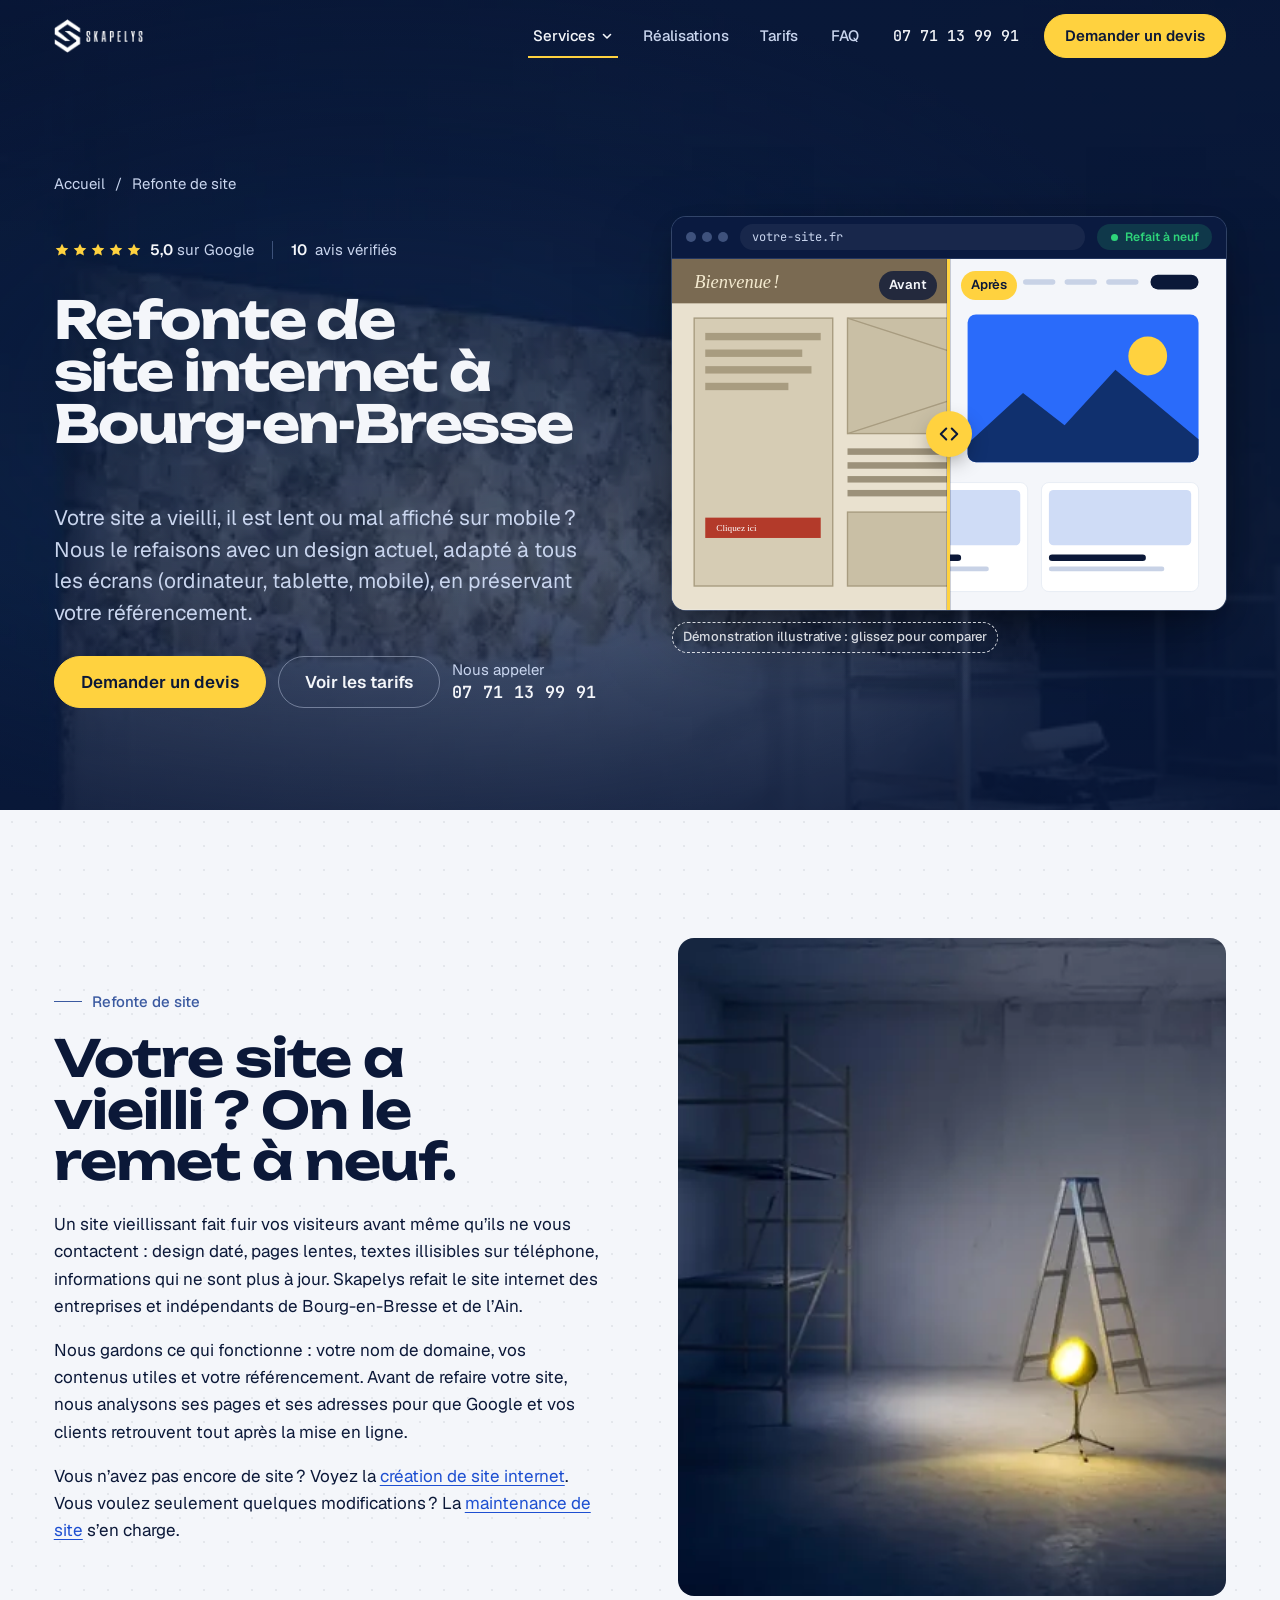
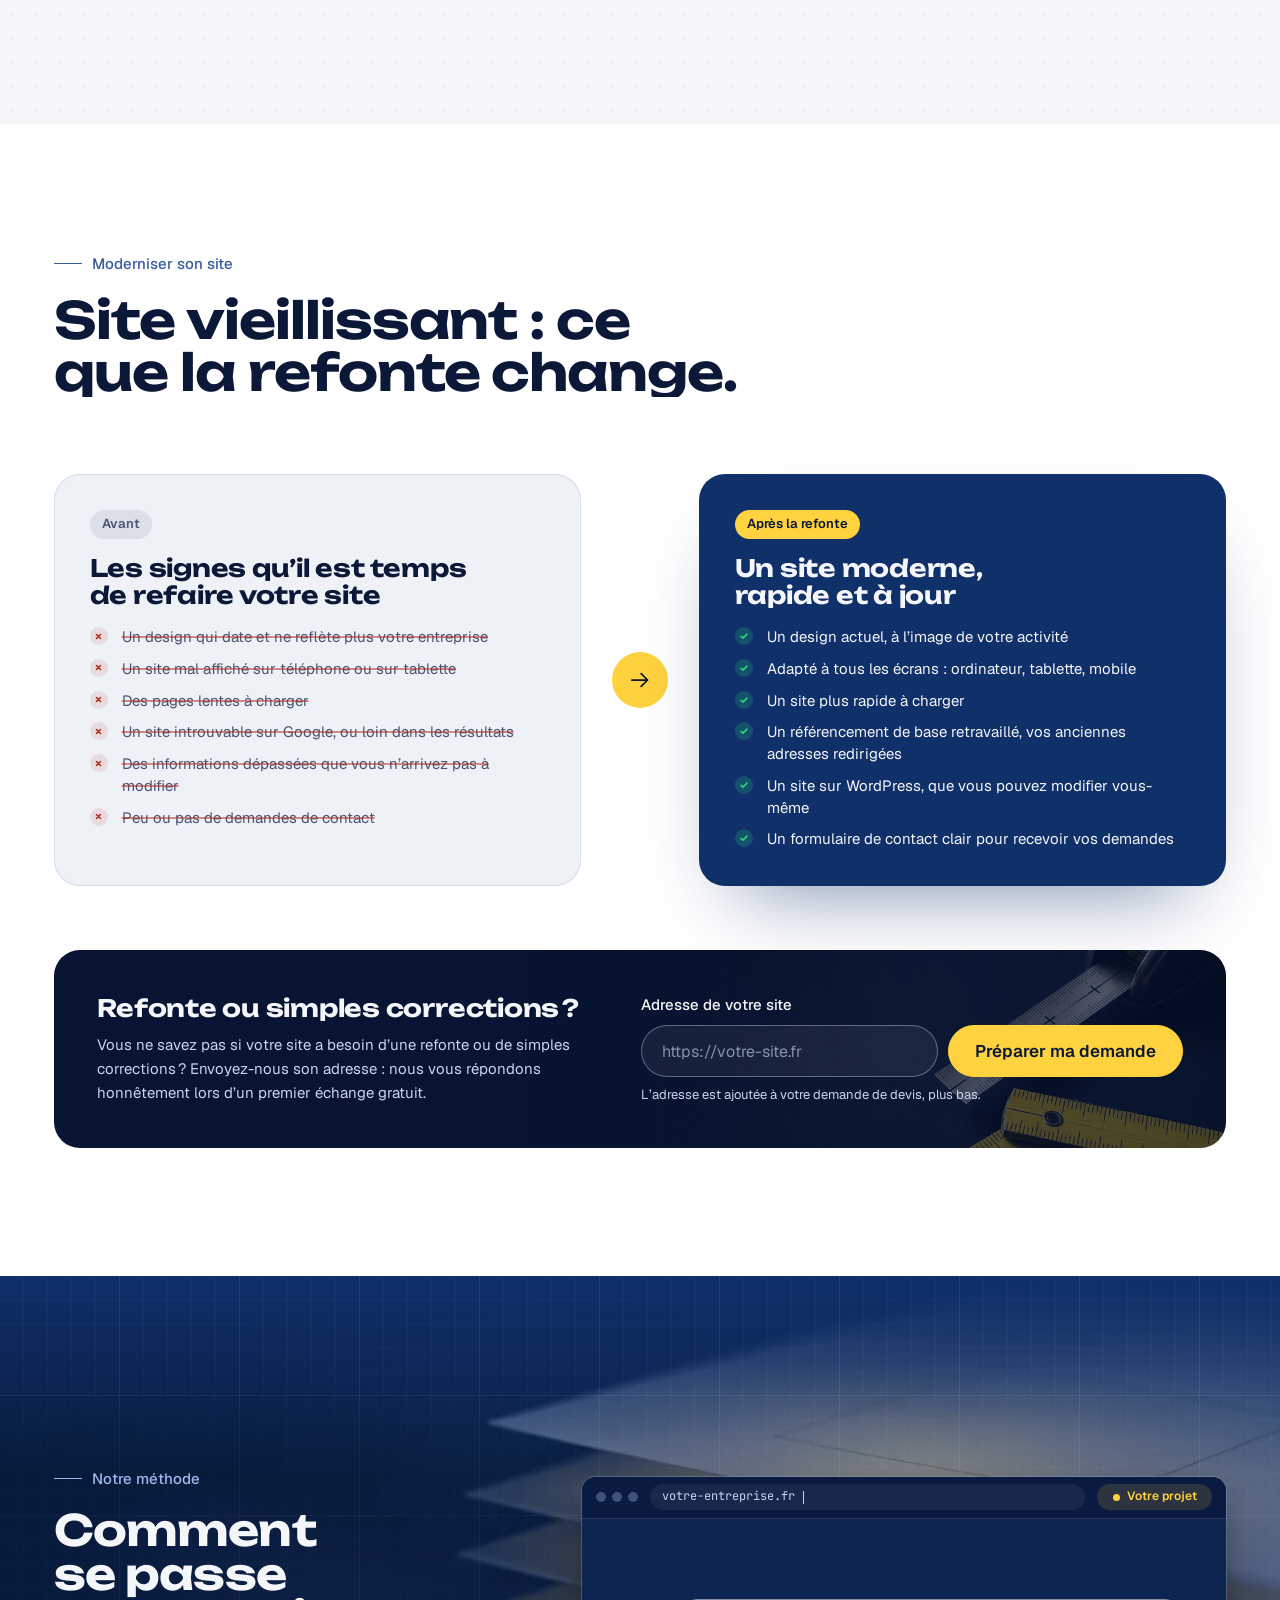
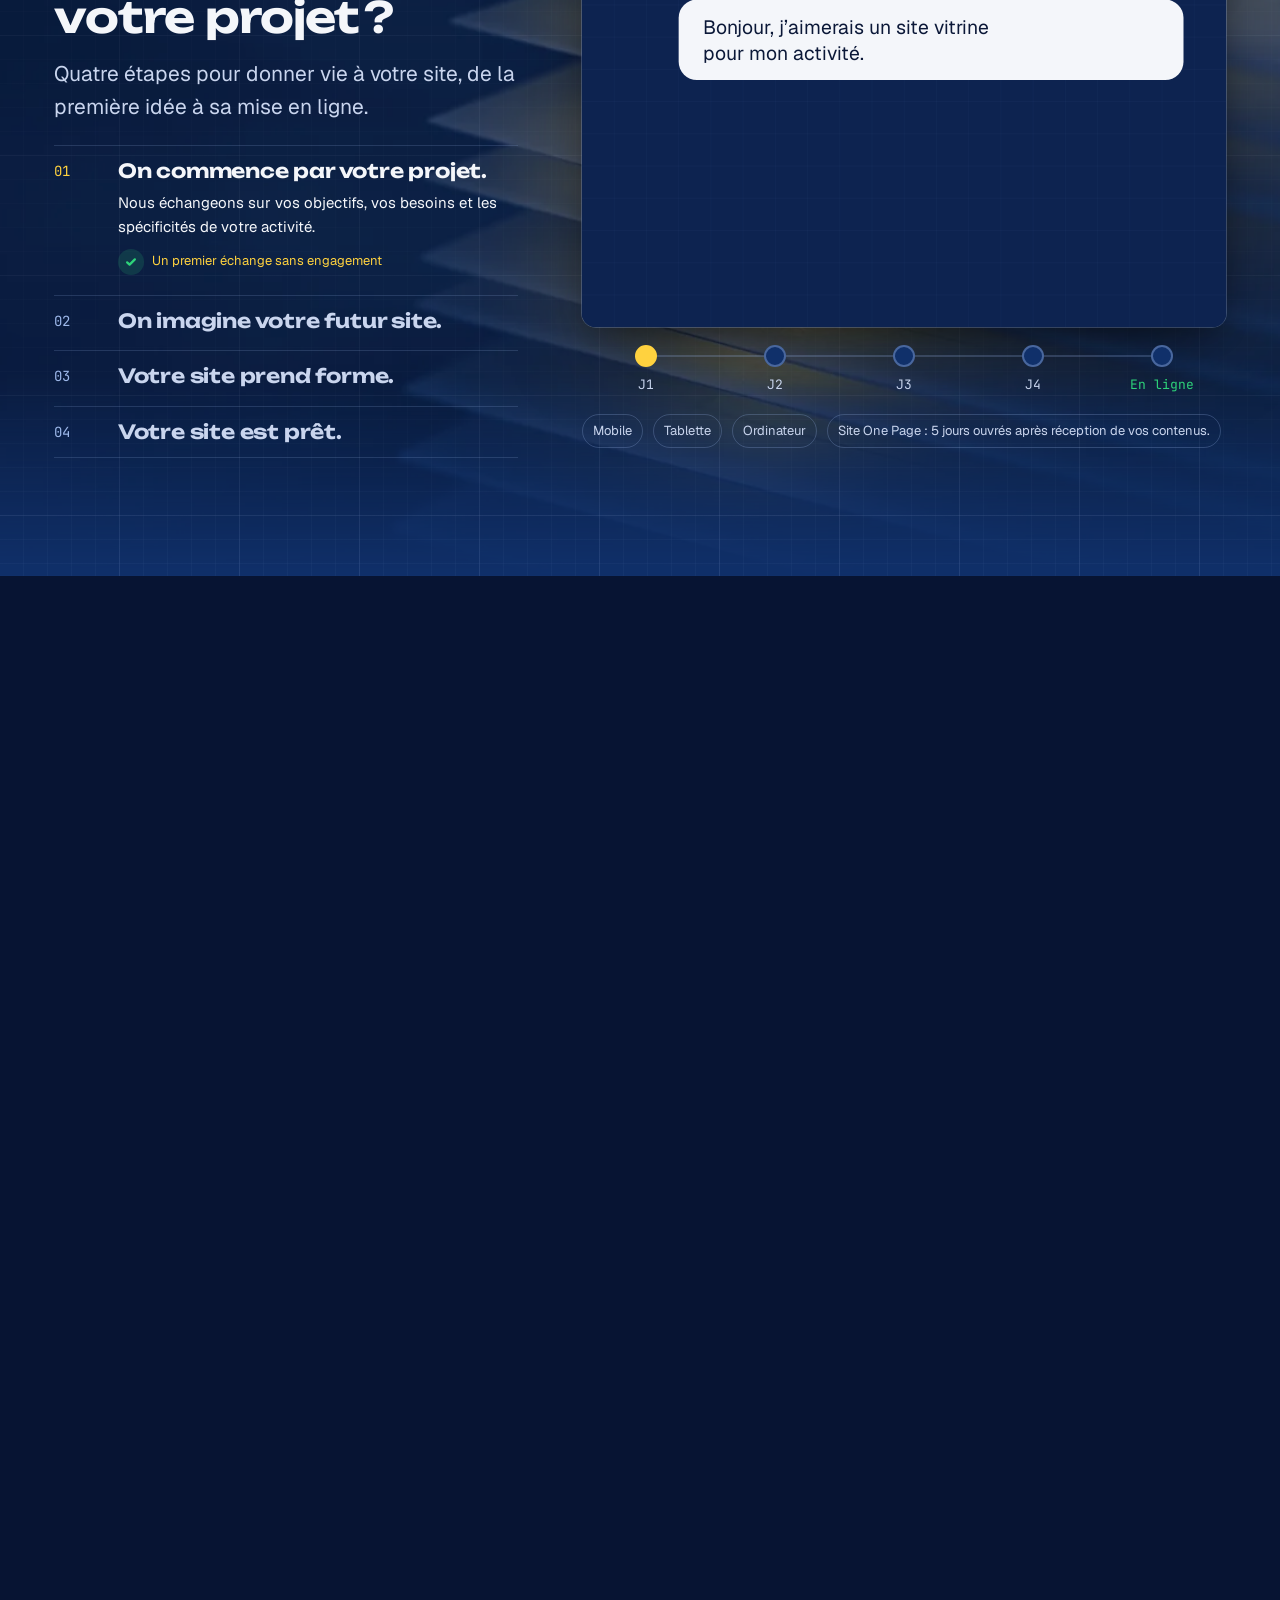
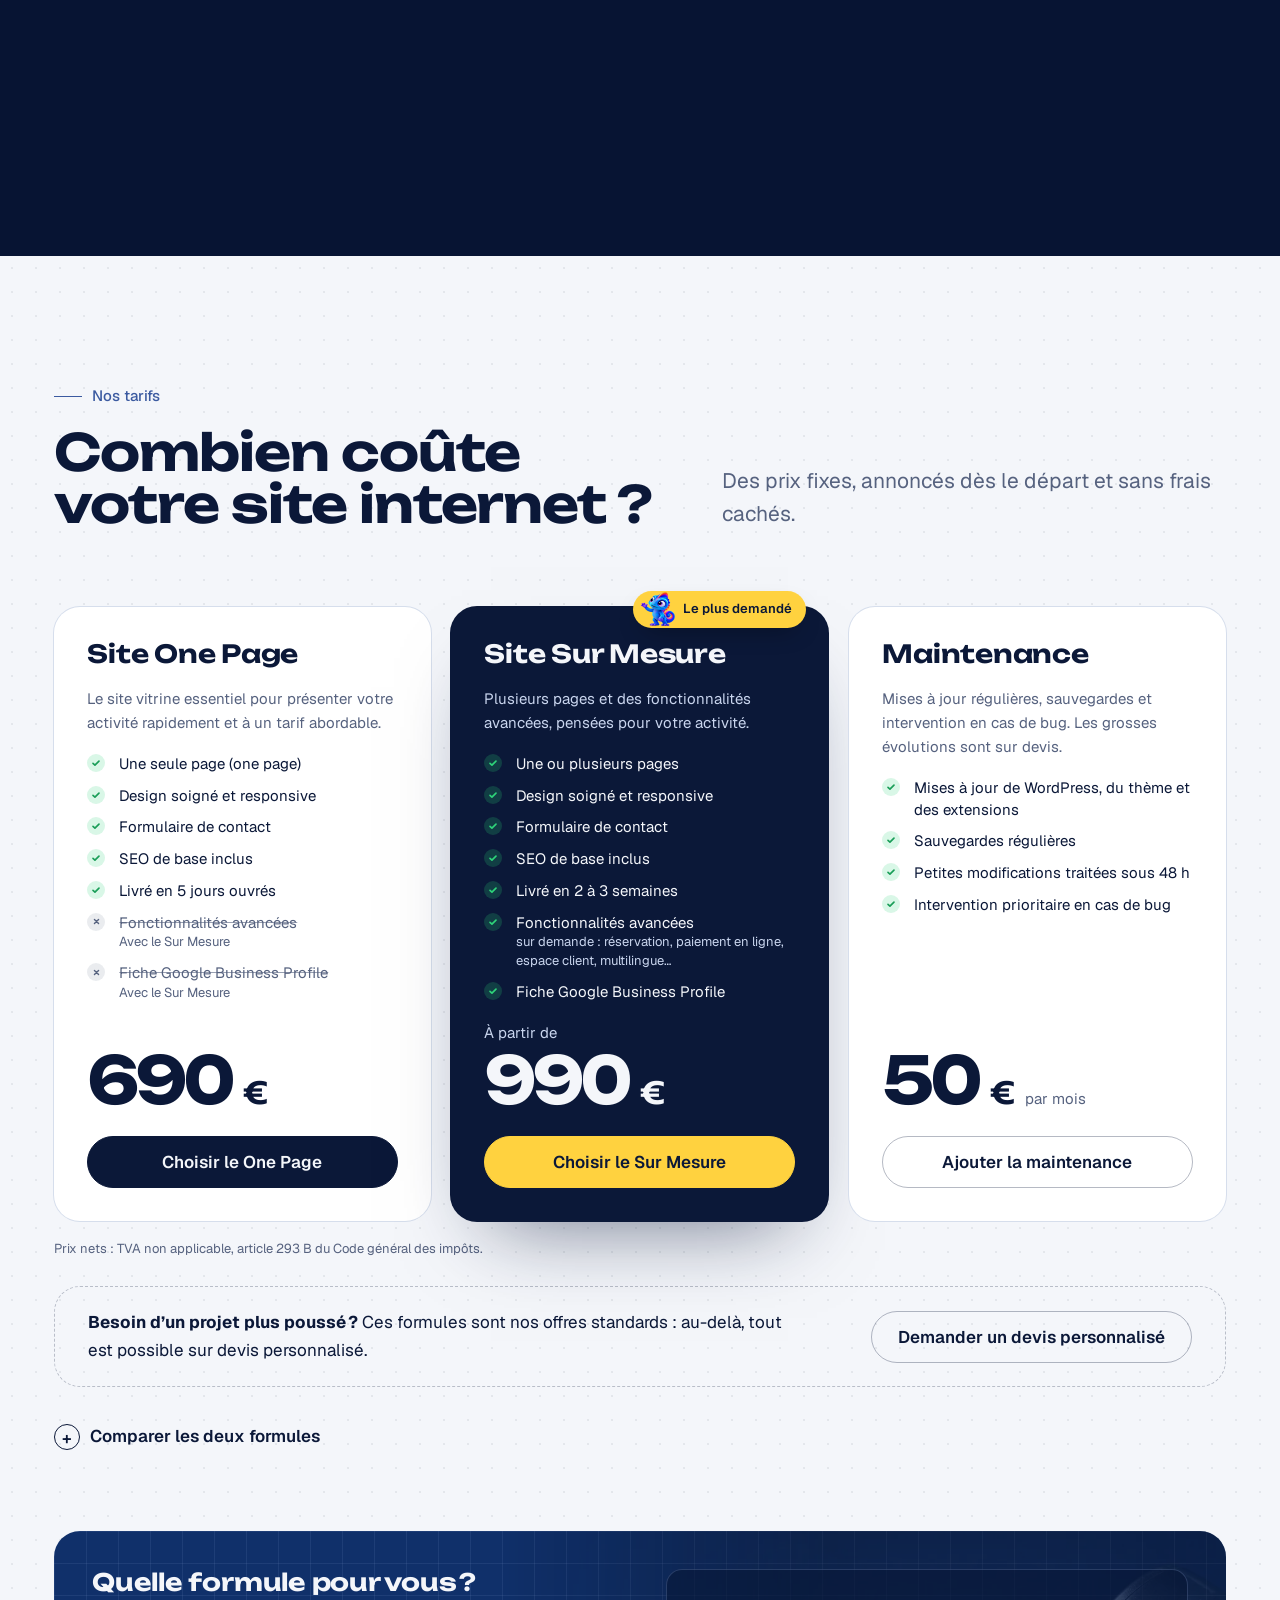
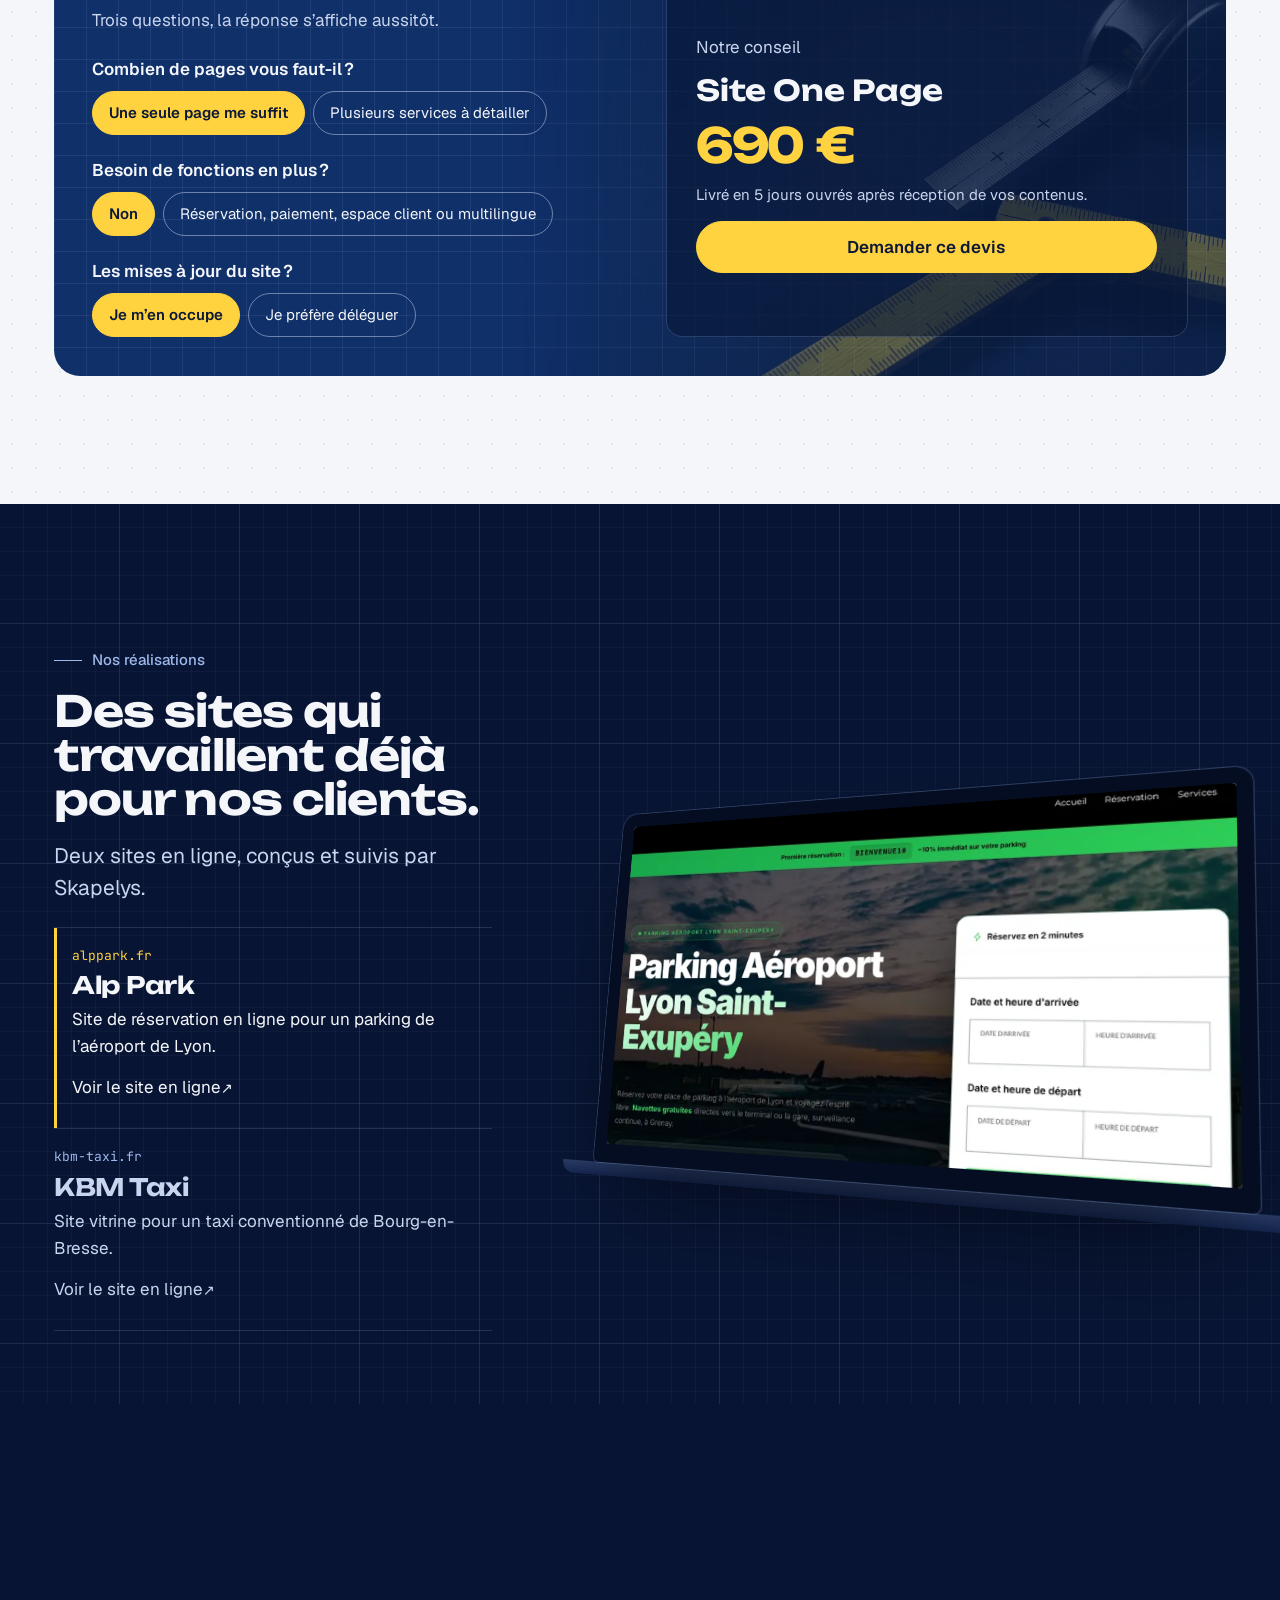
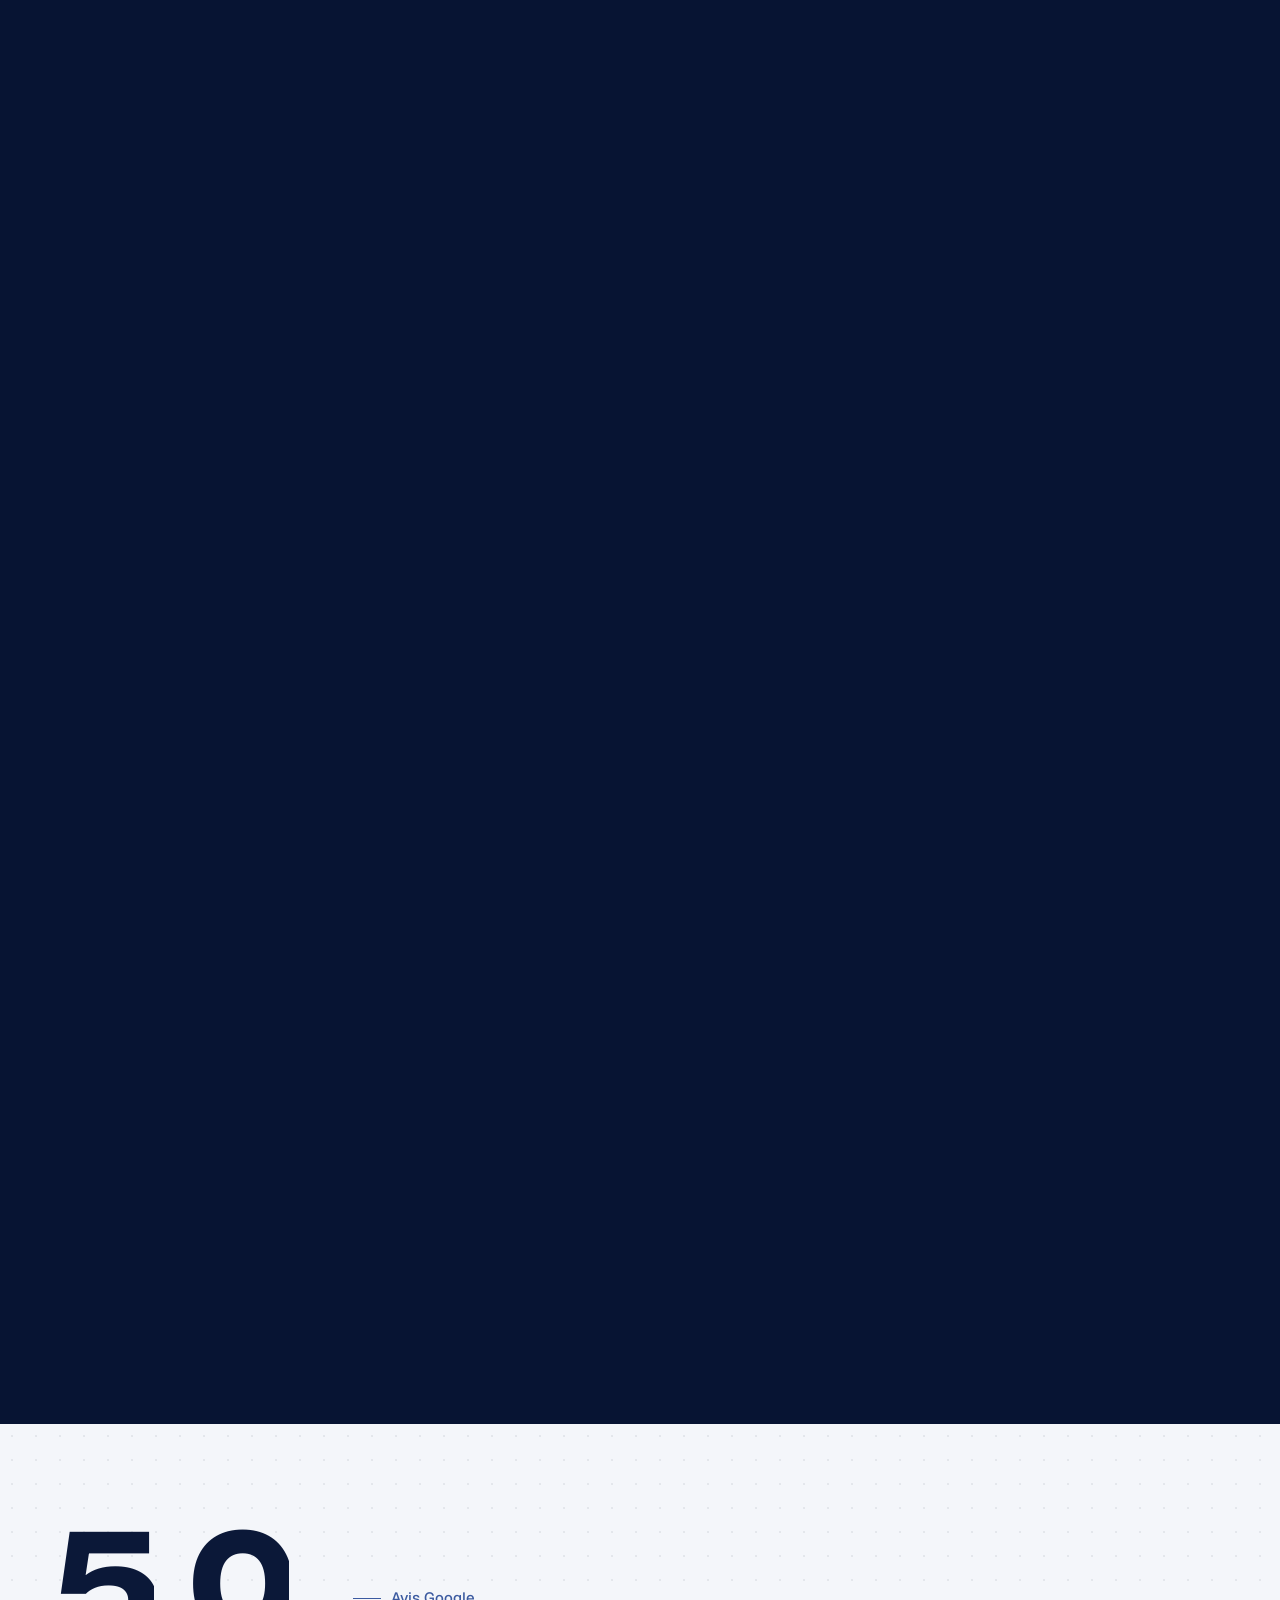
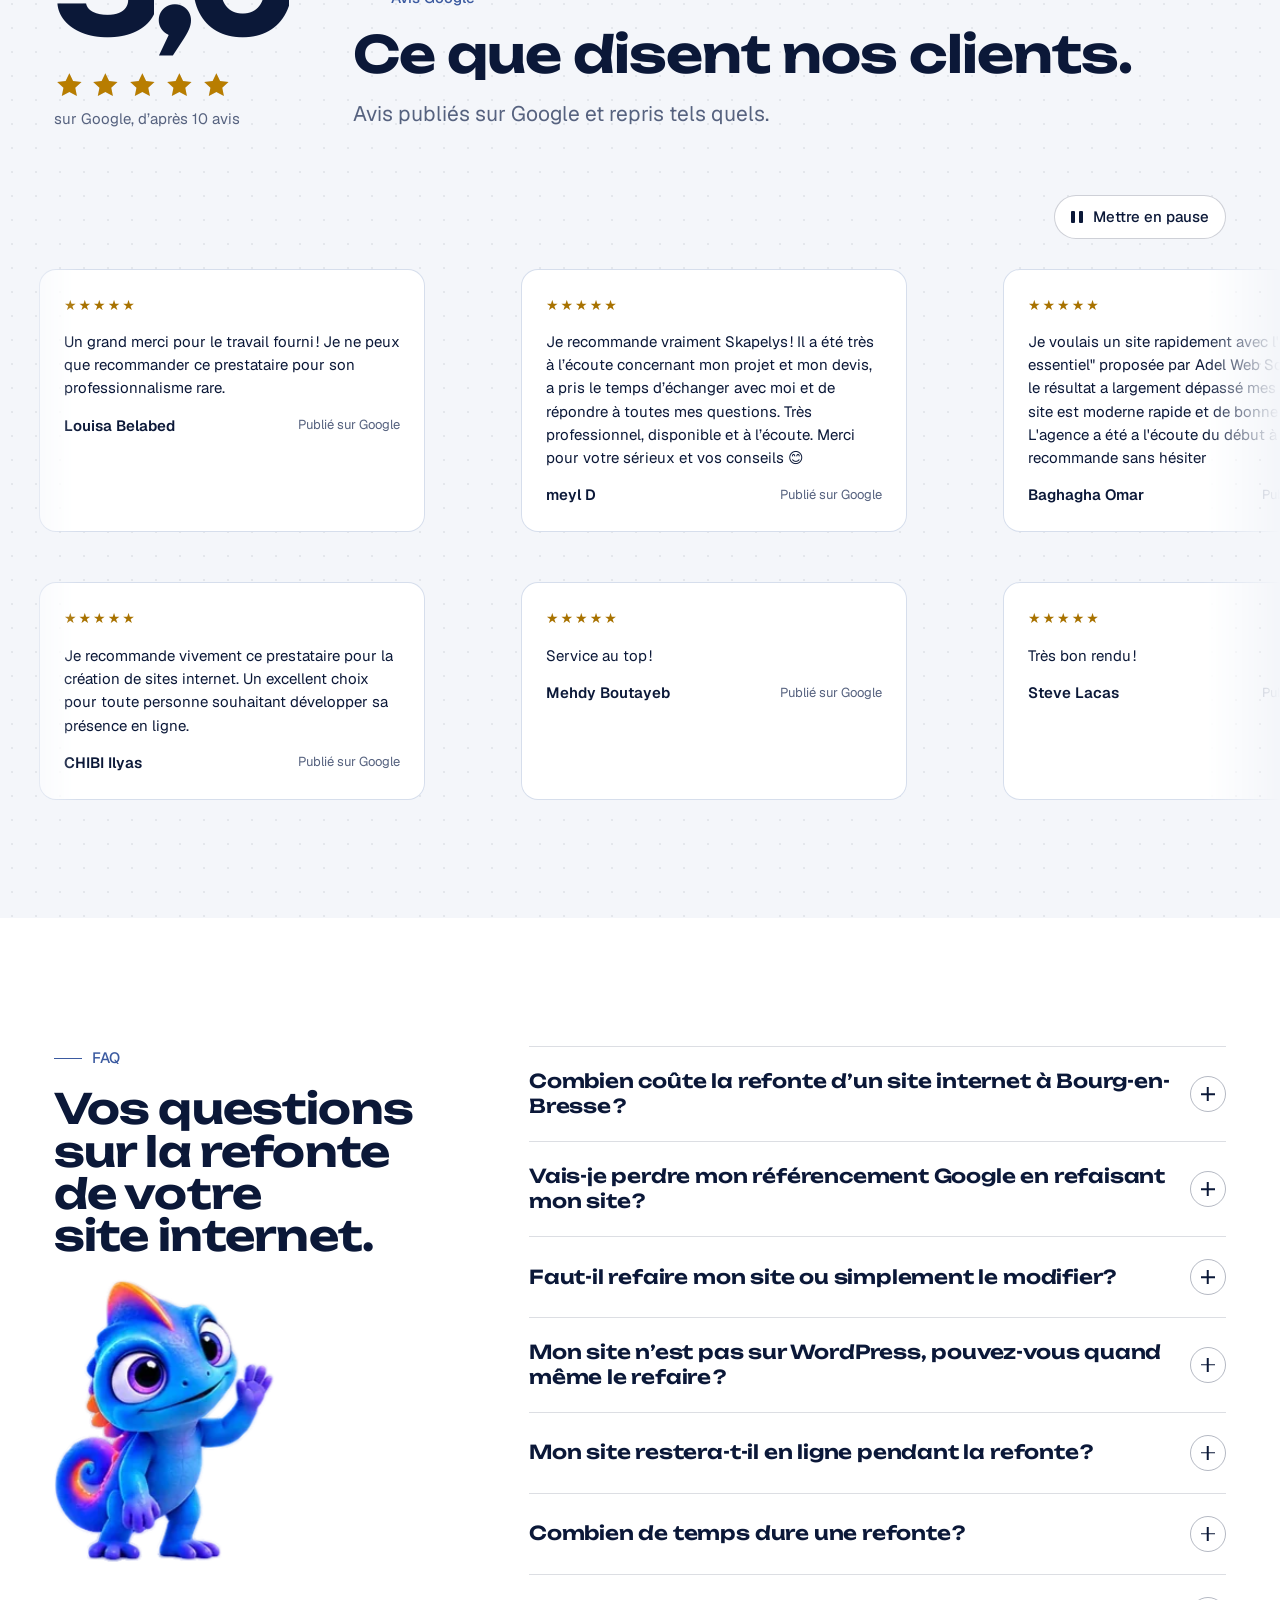
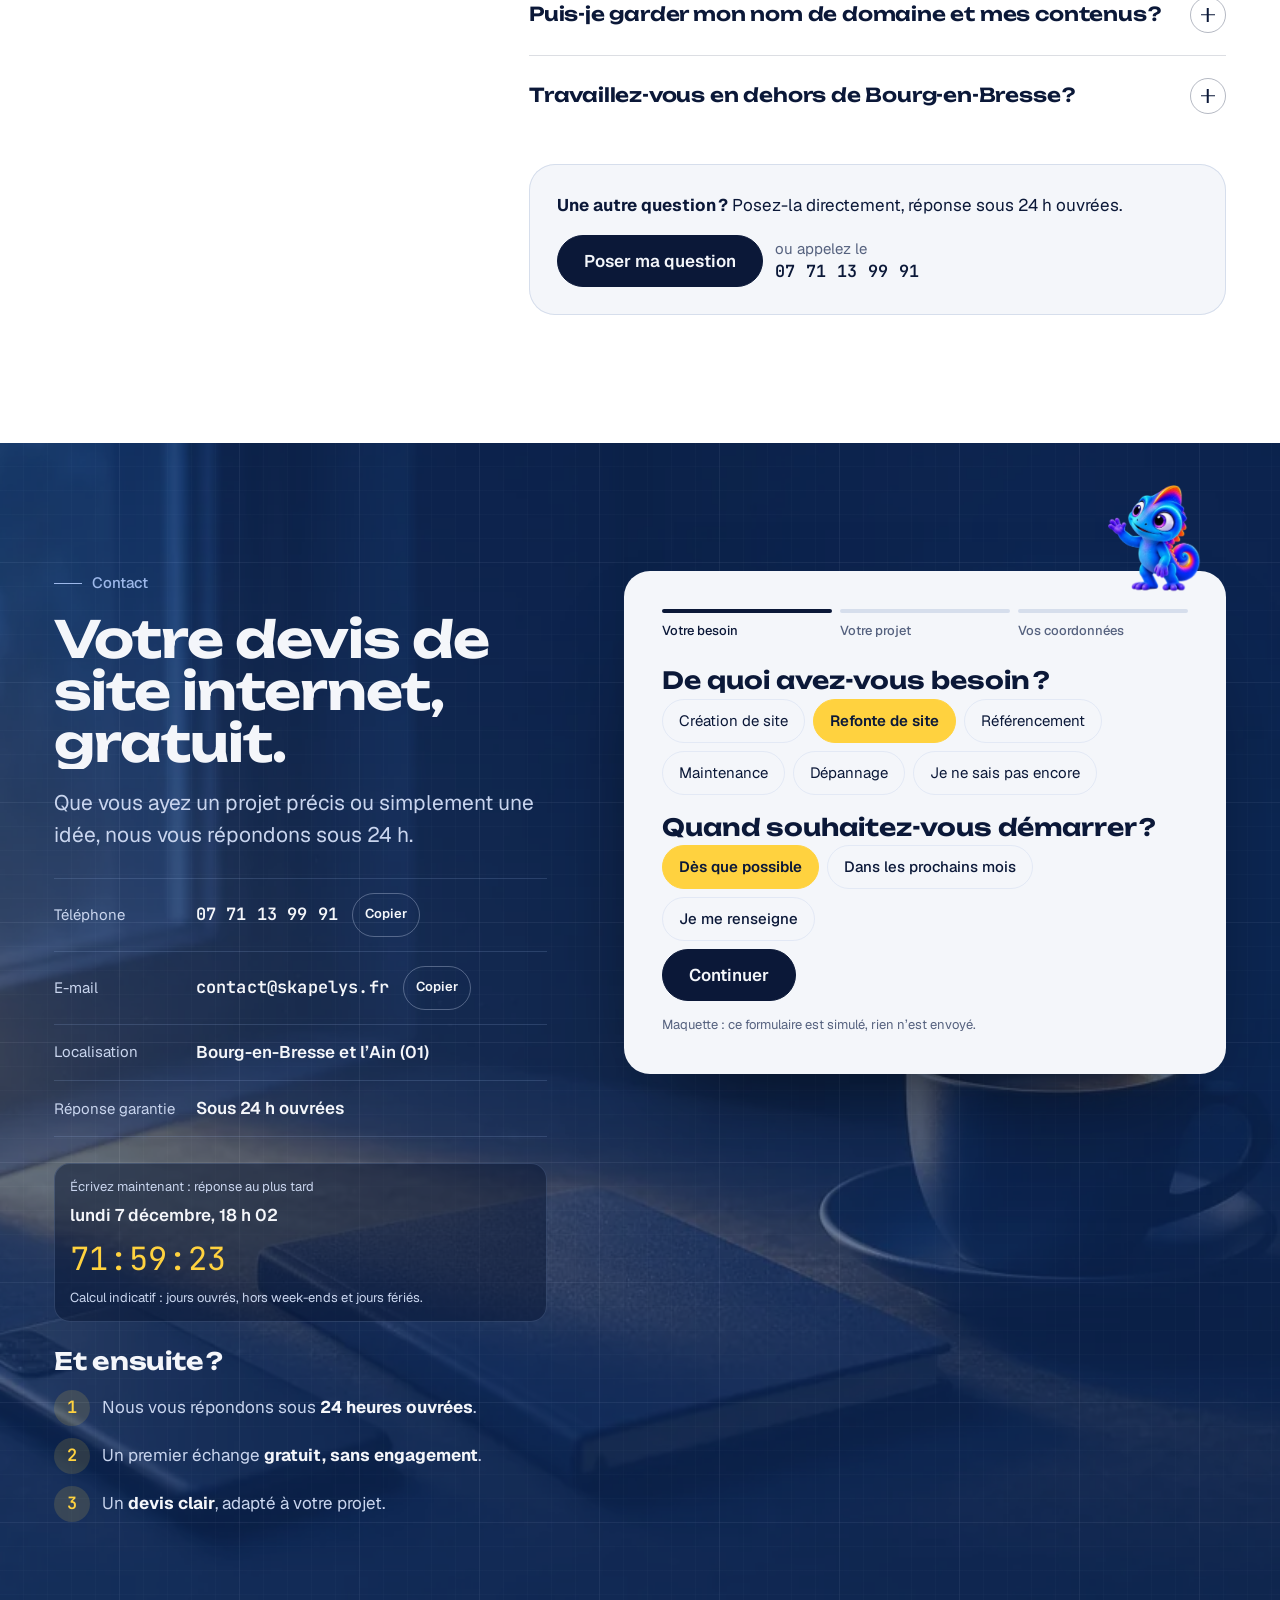
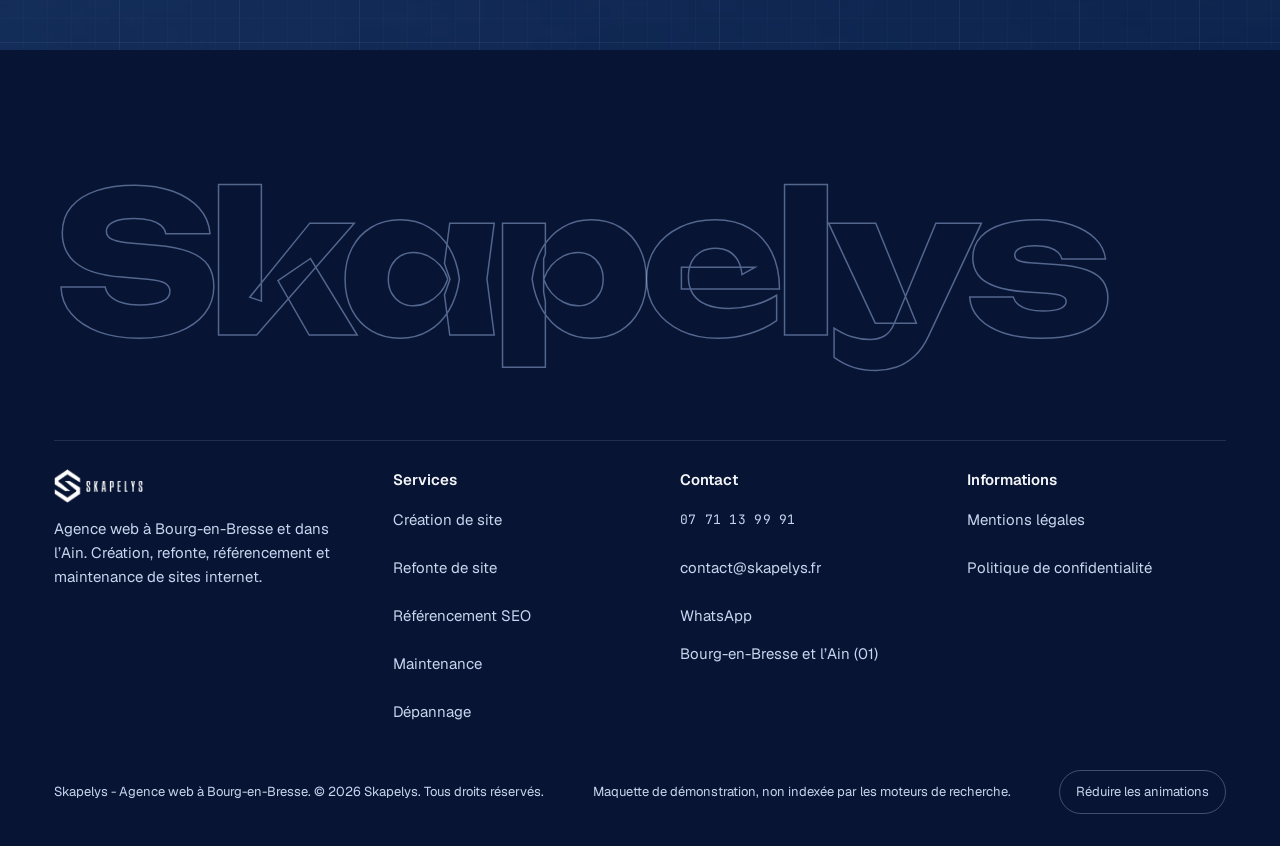
<file: refonte-site-internet-bourg-en-bresse.html>
<!doctype html>
<html lang="fr" class="no-js intro">
<head>
<meta charset="utf-8">
<meta name="viewport" content="width=device-width, initial-scale=1, viewport-fit=cover">
<title>Refonte de site internet à Bourg-en-Bresse (Ain) | Skapelys</title>
<meta name="claude:viewport-fit-sides" content="cover">
<meta name="description" content="Site vieillissant, lent ou mal adapté au mobile ? Skapelys refait votre site internet à Bourg-en-Bresse et dans l’Ain, en préservant votre référencement.">
<meta name="robots" content="noindex, nofollow">
<meta name="theme-color" content="#071433">
<meta property="og:type" content="website">
<meta property="og:locale" content="fr_FR">
<meta property="og:site_name" content="Skapelys">
<meta property="og:title" content="Refonte de site internet à Bourg-en-Bresse (Ain) | Skapelys">
<meta property="og:description" content="Site vieillissant, lent ou mal adapté au mobile ? Skapelys refait votre site internet à Bourg-en-Bresse et dans l’Ain, en préservant votre référencement.">
<meta property="og:url" content="https://skapelys-maquette.vercel.app/refonte-site-internet-bourg-en-bresse">
<meta property="og:image" content="https://skapelys-maquette.vercel.app/assets/og/refonte.jpg">
<meta property="og:image:type" content="image/jpeg">
<meta property="og:image:width" content="1200">
<meta property="og:image:height" content="630">
<meta property="og:image:alt" content="Refonte de site internet par Skapelys : un site daté remis à neuf">
<meta name="twitter:card" content="summary_large_image">
<meta name="twitter:title" content="Refonte de site internet à Bourg-en-Bresse (Ain) | Skapelys">
<meta name="twitter:description" content="Site vieillissant, lent ou mal adapté au mobile ? Skapelys refait votre site internet à Bourg-en-Bresse et dans l’Ain, en préservant votre référencement.">
<meta name="twitter:image" content="https://skapelys-maquette.vercel.app/assets/og/refonte.jpg">
<link rel="icon" type="image/png" sizes="32x32" href="assets/img/marque/favicon-32.png">
<link rel="icon" type="image/png" sizes="64x64" href="assets/img/marque/favicon-64.png">
<link rel="apple-touch-icon" href="assets/img/marque/apple-touch-icon.png">
<link rel="preload" href="assets/fonts/unbounded.woff2" as="font" type="font/woff2" crossorigin>
<link rel="preload" href="assets/fonts/geist.woff2" as="font" type="font/woff2" crossorigin>
<style>html,body{background:#071433}</style>
<link rel="stylesheet" href="assets/css/site.css?v=5">
<script>
(function(){var d=document.documentElement;d.classList.remove('no-js');d.classList.add('js','intro');var m='';try{m=localStorage.getItem('sk-motion')||''}catch(e){}var r=window.matchMedia&&matchMedia('(prefers-reduced-motion: reduce)').matches;if(m==='reduce'||(r&&m!=='full')){d.classList.add('motion-reduce');d.classList.remove('intro')}else if(m==='full'){d.classList.add('motion-full')}setTimeout(function(){d.classList.remove('intro')},2900)})();
</script>
<script type="application/ld+json">{"@context": "https://schema.org", "@type": "ProfessionalService", "name": "Skapelys", "description": "Agence web à Bourg-en-Bresse : création de site internet, refonte, référencement et maintenance.", "url": "https://skapelys.fr", "telephone": "+33 7 71 13 99 91", "email": "contact@skapelys.fr", "address": {"@type": "PostalAddress", "streetAddress": "13 allée des Piverts", "postalCode": "01000", "addressLocality": "Bourg-en-Bresse", "addressCountry": "FR"}, "areaServed": ["Bourg-en-Bresse", "Viriat", "Péronnas", "Montagnat", "Saint-Denis-lès-Bourg", "Jasseron", "Saint-Just", "Ain"], "makesOffer": [{"@type": "Offer", "name": "Site One Page", "price": "690", "priceCurrency": "EUR"}, {"@type": "Offer", "name": "Site Sur Mesure", "price": "990", "priceCurrency": "EUR", "description": "À partir de 990 €"}, {"@type": "Offer", "name": "Maintenance", "price": "50", "priceCurrency": "EUR", "description": "Par mois"}]}</script>
<script defer src="assets/vendor/gsap/gsap.min.js"></script>
<script defer src="assets/vendor/gsap/ScrollTrigger.min.js"></script>
<script defer src="assets/vendor/gsap/SplitText.min.js"></script>
<link rel="modulepreload" href="assets/js/main.js?v=5">
<link rel="modulepreload" href="assets/js/modules/core.js?v=5">
<link rel="modulepreload" href="assets/js/modules/sections.js?v=5">
<link rel="modulepreload" href="assets/js/modules/deadline.js?v=5">
<script type="module" src="assets/js/main.js?v=5"></script>
</head>
<body data-page="refonte">
<a class="skip" href="#contenu">Aller au contenu</a>
<div class="curtain" aria-hidden="true"><i></i><i></i><i></i><i></i><i></i><img class="curtain-logo" src="assets/img/marque/logo-symbole.webp" alt="" width="182" height="182"></div>
<header class="site-header" id="haut">
  <div class="wrap">
    <a class="brand" href="/" aria-label="Skapelys, accueil">
      <img src="assets/img/marque/logo-blanc.webp" alt="Skapelys" width="388" height="147" decoding="async" fetchpriority="high">
    </a>
    <nav class="nav" aria-label="Navigation principale">
      <div class="nav-item">
        <button class="nav-trigger is-current" type="button" aria-expanded="false" aria-controls="menu-services">Services<svg viewBox="0 0 12 12" width="12" height="12" aria-hidden="true"><path d="M2.5 4.5L6 8l3.5-3.5" fill="none" stroke="currentColor" stroke-width="1.6" stroke-linecap="round" stroke-linejoin="round"/></svg></button>
        <div class="mega" id="menu-services" hidden>
          <ul class="mega-list"><li><a class="mega-item" href="/creation-site-web-bourg-en-bresse"><span class="mega-thumb"><img src="assets/img/grok/service-creation-760.webp" alt="" width="160" height="107" loading="lazy" decoding="async"></span><span class="mega-txt"><strong>Création de site</strong><span>Vitrine dès 690 €, sur mesure dès 990 €</span></span></a></li><li><a class="mega-item" href="/refonte-site-internet-bourg-en-bresse" aria-current="page"><span class="mega-thumb"><img src="assets/img/grok/service-refonte-760.webp" alt="" width="160" height="107" loading="lazy" decoding="async"></span><span class="mega-txt"><strong>Refonte de site</strong><span>Remettre à neuf sans perdre son référencement</span></span></a></li><li><a class="mega-item" href="/referencement-seo-bourg-en-bresse"><span class="mega-thumb"><img src="assets/img/grok/service-seo-760.webp" alt="" width="160" height="107" loading="lazy" decoding="async"></span><span class="mega-txt"><strong>Référencement SEO</strong><span>Monter dans les résultats de Google</span></span></a></li><li><a class="mega-item" href="/maintenance-site-wordpress-bourg-en-bresse"><span class="mega-thumb"><img src="assets/img/grok/service-maintenance-760.webp" alt="" width="160" height="107" loading="lazy" decoding="async"></span><span class="mega-txt"><strong>Maintenance</strong><span>Mises à jour et sauvegardes, 50 € par mois</span></span></a></li><li><a class="mega-item" href="/depannage-site-wordpress-bourg-en-bresse"><span class="mega-thumb"><img src="assets/img/grok/service-depannage-760.webp" alt="" width="160" height="107" loading="lazy" decoding="async"></span><span class="mega-txt"><strong>Dépannage</strong><span>Page blanche, erreur, site piraté</span></span></a></li></ul>
          <a class="mega-all" href="/#services">Voir tous les services sur l’accueil</a>
        </div>
      </div>
      <a href="/#realisations">Réalisations</a><a href="/#tarifs">Tarifs</a><a href="#faq">FAQ</a>
      <a class="nav-phone" href="tel:+33771139991">07 71 13 99 91</a>
      <a class="btn" href="#contact" data-magnetic><span class="btn-label">Demander un devis</span></a>
    </nav>
    <button class="burger" type="button" aria-expanded="false" aria-controls="menu-mobile" aria-label="Ouvrir le menu"><span></span><span></span></button>
  </div>
  <div class="progress" aria-hidden="true"><i class="progress-fill"></i></div>
</header>
<div class="mobile-menu" id="menu-mobile" hidden>
  <a href="/" data-close>Accueil</a>
  <div class="mm-group"><span class="mm-label">Services</span><ul><li><a href="/creation-site-web-bourg-en-bresse" data-close>Création de site</a></li><li><a href="/refonte-site-internet-bourg-en-bresse" data-close aria-current="page">Refonte de site</a></li><li><a href="/referencement-seo-bourg-en-bresse" data-close>Référencement SEO</a></li><li><a href="/maintenance-site-wordpress-bourg-en-bresse" data-close>Maintenance</a></li><li><a href="/depannage-site-wordpress-bourg-en-bresse" data-close>Dépannage</a></li></ul></div>
  <a href="/#realisations" data-close>Réalisations</a><a href="/#tarifs" data-close>Tarifs</a><a href="#faq" data-close>FAQ</a>
  <div class="mm-foot">
    <span class="muted">Téléphone</span>
    <a href="tel:+33771139991" class="cote">07 71 13 99 91</a>
    <span class="muted">E-mail</span>
    <a href="mailto:contact@skapelys.fr">contact@skapelys.fr</a>
    <div class="btn-row"><a class="btn" href="#contact" data-close><span class="btn-label">Demander un devis</span></a><a class="btn btn--line" href="https://wa.me/33771139991" target="_blank" rel="noopener"><span class="btn-label">WhatsApp</span></a></div>
  </div>
</div>
<nav class="action-bar" aria-label="Contact rapide">
  <a href="tel:+33771139991">Appeler</a>
  <a href="https://wa.me/33771139991" target="_blank" rel="noopener">WhatsApp</a>
  <a class="primary" href="#contact">Devis gratuit</a>
</nav>
<div class="reticle" aria-hidden="true"><div class="reticle-cross"></div></div>
<div class="reticle-box" aria-hidden="true"></div>
<div class="reticle-label" aria-hidden="true"></div>
<main id="contenu">
<section class="page-hero" id="ouverture" aria-labelledby="hero-titre" data-hero-page>
  <div class="hero-bg"><picture><source media="(max-width: 700px)" srcset="assets/img/grok/refonte-ouverture-mobile-480.webp 480w, assets/img/grok/refonte-ouverture-mobile-784.webp 784w" sizes="100vw" width="784" height="1168"><img src="assets/img/grok/refonte-ouverture-1168.webp" alt="" width="1168" height="784" decoding="async" srcset="assets/img/grok/refonte-ouverture-760.webp 760w, assets/img/grok/refonte-ouverture-1168.webp 1168w" sizes="100vw" fetchpriority="high"></picture></div>
  <div class="hero-vignette" aria-hidden="true"></div>
  <div class="wrap">
    <div class="hero-copy">
      <nav class="breadcrumb" aria-label="Fil d’Ariane" data-intro><a href="/">Accueil</a><span aria-hidden="true">/</span><span aria-current="page">Refonte de site</span></nav>
      <div class="proof" data-intro><span class="proof-item"><span class="stars" aria-hidden="true"><svg viewBox="0 0 24 24" aria-hidden="true" width="16" height="16"><path fill="currentColor" d="M12 2.6l2.9 6 6.6.8-4.9 4.5 1.3 6.5L12 17.2l-5.9 3.2 1.3-6.5L2.5 9.4l6.6-.8z"/></svg><svg viewBox="0 0 24 24" aria-hidden="true" width="16" height="16"><path fill="currentColor" d="M12 2.6l2.9 6 6.6.8-4.9 4.5 1.3 6.5L12 17.2l-5.9 3.2 1.3-6.5L2.5 9.4l6.6-.8z"/></svg><svg viewBox="0 0 24 24" aria-hidden="true" width="16" height="16"><path fill="currentColor" d="M12 2.6l2.9 6 6.6.8-4.9 4.5 1.3 6.5L12 17.2l-5.9 3.2 1.3-6.5L2.5 9.4l6.6-.8z"/></svg><svg viewBox="0 0 24 24" aria-hidden="true" width="16" height="16"><path fill="currentColor" d="M12 2.6l2.9 6 6.6.8-4.9 4.5 1.3 6.5L12 17.2l-5.9 3.2 1.3-6.5L2.5 9.4l6.6-.8z"/></svg><svg viewBox="0 0 24 24" aria-hidden="true" width="16" height="16"><path fill="currentColor" d="M12 2.6l2.9 6 6.6.8-4.9 4.5 1.3 6.5L12 17.2l-5.9 3.2 1.3-6.5L2.5 9.4l6.6-.8z"/></svg></span><span><strong>5,0</strong> sur Google</span></span><span class="proof-sep" aria-hidden="true"></span><span class="proof-item"><strong>10</strong> avis vérifiés</span></div>
      <h1 id="hero-titre"><span class="h1-main" data-hero-title>Refonte de site internet à <span class="nw">Bourg-en-Bresse</span></span></h1>
      <p class="h1-sub" data-intro>Votre site a vieilli, il est lent ou mal affiché sur mobile ? Nous le refaisons avec un design actuel, adapté à tous les écrans (ordinateur, tablette, mobile), en préservant votre référencement.</p>
      <div class="btn-row" data-intro><a class="btn" href="#contact" data-magnetic><span class="btn-label">Demander un devis</span></a><a class="btn btn--line" href="#tarifs" data-magnetic><span class="btn-label">Voir les tarifs</span></a><span class="phone-inline"><span class="muted">Nous appeler</span><strong>07 71 13 99 91</strong></span></div>
    </div>
    <div class="hero-visual" data-intro-visual><div class="ba" data-ba>
  <div class="browser ba-browser">
    <div class="browser-bar"><div class="browser-dots" aria-hidden="true"><i></i><i></i><i></i></div>
      <div class="browser-url"><span class="url-text">votre-site.fr</span></div>
      <span class="browser-status is-live"><i aria-hidden="true"></i><span class="st-text">Refait à neuf</span></span></div>
    <div class="ba-view">
      <div class="ba-layer ba-after"><svg viewBox="0 0 1200 760" aria-hidden="true" preserveAspectRatio="xMidYMid slice">
<rect width="1200" height="760" fill="#f4f6fa"/>
<rect x="60" y="34" width="44" height="32" rx="8" fill="#2a6bfa"/>
<rect x="760" y="44" width="70" height="12" rx="6" fill="#c8d2e6"/><rect x="850" y="44" width="70" height="12" rx="6" fill="#c8d2e6"/><rect x="940" y="44" width="70" height="12" rx="6" fill="#c8d2e6"/>
<rect x="1036" y="34" width="104" height="32" rx="16" fill="#0b1838"/>
<rect x="60" y="132" width="520" height="52" rx="8" fill="#0b1838"/><rect x="60" y="194" width="400" height="52" rx="8" fill="#0b1838"/>
<rect x="60" y="276" width="470" height="12" rx="6" fill="#a9b4cc"/><rect x="60" y="298" width="440" height="12" rx="6" fill="#a9b4cc"/><rect x="60" y="320" width="360" height="12" rx="6" fill="#a9b4cc"/>
<rect x="60" y="364" width="170" height="50" rx="25" fill="#ffd23f"/><rect x="247" y="365" width="148" height="48" rx="24" fill="none" stroke="#0b1838" stroke-width="2"/>
<rect x="640" y="120" width="500" height="320" rx="18" fill="#2a6bfa"/><circle cx="1030" cy="210" r="42" fill="#ffd23f"/><path d="M640 400l120-110 90 70 110-120 180 150v32a18 18 0 0 1-18 18H658a18 18 0 0 1-18-18z" fill="#0c2656" opacity=".85"/>
<g><rect x="60" y="484" width="340" height="236" rx="16" fill="#fff" stroke="#d6deec"/><rect x="76" y="500" width="308" height="120" rx="10" fill="#cfdcf6"/><rect x="76" y="640" width="200" height="14" rx="7" fill="#0b1838"/><rect x="76" y="666" width="260" height="10" rx="5" fill="#c8d2e6"/></g>
<g><rect x="430" y="484" width="340" height="236" rx="16" fill="#fff" stroke="#d6deec"/><rect x="446" y="500" width="308" height="120" rx="10" fill="#cfdcf6"/><rect x="446" y="640" width="180" height="14" rx="7" fill="#0b1838"/><rect x="446" y="666" width="240" height="10" rx="5" fill="#c8d2e6"/></g>
<g><rect x="800" y="484" width="340" height="236" rx="16" fill="#fff" stroke="#d6deec"/><rect x="816" y="500" width="308" height="120" rx="10" fill="#cfdcf6"/><rect x="816" y="640" width="210" height="14" rx="7" fill="#0b1838"/><rect x="816" y="666" width="250" height="10" rx="5" fill="#c8d2e6"/></g>
</svg></div>
      <div class="ba-layer ba-before" data-ba-before><svg viewBox="0 0 1200 760" aria-hidden="true" preserveAspectRatio="xMidYMid slice">
<rect width="1200" height="760" fill="#e9e1cf"/>
<rect width="1200" height="96" fill="#7a6a52"/>
<text x="48" y="62" font-family="Times New Roman, serif" font-size="40" fill="#f3e9cf" font-style="italic">Bienvenue !</text>
<g font-family="Times New Roman, serif" font-size="22" fill="#2b4ea8" text-decoration="underline">
<text x="640" y="58">Accueil</text><text x="760" y="58">Services</text><text x="890" y="58">Contact</text><text x="1010" y="58">Liens</text></g>
<rect x="48" y="128" width="300" height="580" fill="#d6ccb4" stroke="#a89c80" stroke-width="3"/>
<g fill="#a89c80"><rect x="72" y="160" width="250" height="16"/><rect x="72" y="196" width="210" height="16"/><rect x="72" y="232" width="230" height="16"/><rect x="72" y="268" width="180" height="16"/></g>
<rect x="380" y="128" width="772" height="250" fill="#c9bfa5" stroke="#a89c80" stroke-width="3"/>
<path d="M380 128L1152 378M1152 128L380 378" stroke="#a89c80" stroke-width="3"/>
<g fill="#9c917a"><rect x="380" y="410" width="740" height="14"/><rect x="380" y="440" width="700" height="14"/><rect x="380" y="470" width="760" height="14"/><rect x="380" y="500" width="520" height="14"/></g>
<rect x="380" y="548" width="236" height="160" fill="#c9bfa5" stroke="#a89c80" stroke-width="3"/><rect x="648" y="548" width="236" height="160" fill="#c9bfa5" stroke="#a89c80" stroke-width="3"/><rect x="916" y="548" width="236" height="160" fill="#c9bfa5" stroke="#a89c80" stroke-width="3"/>
<rect x="72" y="560" width="250" height="44" fill="#b33a2a"/><text x="96" y="590" font-family="Times New Roman, serif" font-size="20" fill="#fff">Cliquez ici</text>
</svg></div>
      <div class="ba-handle" data-ba-handle aria-hidden="true"><span class="ba-tag ba-tag--l">Avant</span><i></i><span class="ba-tag ba-tag--r">Après</span></div>
      <input class="ba-range" type="range" min="0" max="100" value="50" step="1" id="ba-range" aria-label="Comparer le site avant et après la refonte">
    </div>
  </div>
  <span class="tag-illus">Démonstration illustrative : glissez pour comparer</span>
</div></div>
  </div>
</section><section class="band band--papier" id="remise-a-neuf" aria-labelledby="neuf-titre">
  <div class="wrap two-col">
    <div style="display:grid;gap:24px">
      <div class="sec-head" style="margin-bottom:0"><span class="eyebrow">Refonte de site</span><h2 id="neuf-titre" data-split>Votre site a <span class="nw">vieilli ?</span> On le remet à neuf.</h2></div>
      <div class="prose">
        <p>Un site vieillissant fait fuir vos visiteurs avant même qu’ils ne vous contactent : design daté, pages lentes, textes illisibles sur téléphone, informations qui ne sont plus à jour. Skapelys refait le site internet des entreprises et indépendants de Bourg-en-Bresse et de l’Ain.</p>
        <p>Nous gardons ce qui fonctionne : votre nom de domaine, vos contenus utiles et votre référencement. Avant de refaire votre site, nous analysons ses pages et ses adresses pour que Google et vos clients retrouvent tout après la mise en ligne.</p>
        <p>Vous n’avez pas encore de site ? Voyez la <a href="/creation-site-web-bourg-en-bresse">création de site internet</a>. Vous voulez seulement quelques modifications ? La <a href="/maintenance-site-wordpress-bourg-en-bresse">maintenance de site</a> s’en charge.</p>
      </div>
    </div>
    <div class="media photo-tall" data-parallax><img src="assets/img/grok/page-404-1168.webp" alt="Pièce vide en chantier, échafaudage, escabeau et lampe de travail" width="1168" height="784" decoding="async" loading="lazy" srcset="assets/img/grok/page-404-760.webp 760w, assets/img/grok/page-404-1168.webp 1168w" sizes="(max-width: 900px) 92vw, 44vw"></div>
  </div>
</section>
<section class="band band--blanc" id="avant-apres" aria-labelledby="aa-titre">
  <div class="wrap">
    <div class="sec-head"><span class="eyebrow">Moderniser son site</span><h2 id="aa-titre" data-split>Site <span class="nw">vieillissant :</span> ce que la refonte change.</h2></div>
    <div class="vs-grid" data-vs>
      <article class="vs-card vs-card--before"><span class="vs-tag">Avant</span><h3>Les signes qu’il est temps de refaire votre site</h3><ul class="vs-list vs-list--before"><li>Un design qui date et ne reflète plus votre entreprise</li><li>Un site mal affiché sur téléphone ou sur tablette</li><li>Des pages lentes à charger</li><li>Un site introuvable sur Google, ou loin dans les résultats</li><li>Des informations dépassées que vous n’arrivez pas à modifier</li><li>Peu ou pas de demandes de contact</li></ul></article>
      <div class="vs-arrow" aria-hidden="true"><svg viewBox="0 0 48 48"><path d="M10 24h26M26 13l11 11-11 11" fill="none" stroke="currentColor" stroke-width="3" stroke-linecap="round" stroke-linejoin="round"/></svg></div>
      <article class="vs-card vs-card--after"><span class="vs-tag">Après la refonte</span><h3>Un site moderne, rapide et à jour</h3><ul class="features vs-list"><li>Un design actuel, à l’image de votre activité</li><li>Adapté à tous les écrans : ordinateur, tablette, mobile</li><li>Un site plus rapide à charger</li><li>Un référencement de base retravaillé, vos anciennes adresses redirigées</li><li>Un site sur WordPress, que vous pouvez modifier vous-même</li><li>Un formulaire de contact clair pour recevoir vos demandes</li></ul></article>
    </div>
    <form class="audit" data-audit novalidate aria-labelledby="audit-titre">
      <div class="audit-bg" aria-hidden="true"><img src="assets/img/grok/accueil-tarifs-matiere-1168.webp" alt="" width="1168" height="784" decoding="async" loading="lazy" srcset="assets/img/grok/accueil-tarifs-matiere-760.webp 760w, assets/img/grok/accueil-tarifs-matiere-1168.webp 1168w" sizes="100vw"></div>
      <div class="audit-copy"><h3 id="audit-titre">Refonte ou simples <span class="nw">corrections ?</span></h3><p>Vous ne savez pas si votre site a besoin d’une refonte ou de simples corrections ? Envoyez-nous son adresse : nous vous répondons honnêtement lors d’un premier échange gratuit.</p></div>
      <div class="audit-field"><label for="audit-url">Adresse de votre site</label><div class="audit-row"><input id="audit-url" type="text" inputmode="url" placeholder="https://votre-site.fr" autocomplete="url" autocapitalize="off" spellcheck="false"><button class="btn" type="submit"><span class="btn-label">Préparer ma demande</span></button></div><span class="note" data-audit-msg aria-live="polite">L’adresse est ajoutée à votre demande de devis, plus bas.</span></div>
    </form>
  </div>
</section>
<section class="band band--plan chantier" id="methode" aria-labelledby="methode-titre" data-chantier>
  <div class="chantier-pin">
    <div class="chantier-bg"><img src="assets/img/grok/accueil-chantier-calque-1168.webp" alt="" width="1168" height="784" decoding="async" loading="lazy" srcset="assets/img/grok/accueil-chantier-calque-760.webp 760w, assets/img/grok/accueil-chantier-calque-1168.webp 1168w" sizes="100vw"></div>
    <div class="wrap">
      <div class="chantier-text">
        <div class="sec-head" style="margin-bottom:0">
          <span class="eyebrow">Notre méthode</span>
          <h2 id="methode-titre">Comment se passe votre <span class="nw">projet ?</span></h2>
          <p class="lead">Quatre étapes pour donner vie à votre site, de la première idée à sa mise en ligne.</p>
        </div>
        <ol class="steps"><li class="step is-active" data-step-i="0"><h3>On commence par votre projet.</h3><div class="step-body"><div><p>Nous échangeons sur vos objectifs, vos besoins et les spécificités de votre activité.</p><span class="step-proof"><span class="check" aria-hidden="true"><svg viewBox="0 0 16 16"><path d="M3.6 8.4l2.8 2.6L12.4 5"/></svg></span>Un premier échange sans engagement</span></div></div></li><li class="step" data-step-i="1"><h3>On imagine votre futur site.</h3><div class="step-body"><div><p>Nous définissons la structure, les contenus et une direction visuelle adaptée à votre image.</p><span class="step-proof"><span class="check" aria-hidden="true"><svg viewBox="0 0 16 16"><path d="M3.6 8.4l2.8 2.6L12.4 5"/></svg></span>Vous validez la maquette avant le développement</span></div></div></li><li class="step" data-step-i="2"><h3>Votre site prend forme.</h3><div class="step-body"><div><p>Nous intégrons les contenus et développons un site responsive, rapide et optimisé pour le référencement.</p><span class="step-proof"><span class="check" aria-hidden="true"><svg viewBox="0 0 16 16"><path d="M3.6 8.4l2.8 2.6L12.4 5"/></svg></span>Testé sur mobile, tablette et ordinateur</span></div></div></li><li class="step" data-step-i="3"><h3>Votre site est prêt.</h3><div class="step-body"><div><p>Après les vérifications finales, votre site est publié. Vous récupérez vos accès et pouvez le faire évoluer.</p><span class="step-proof"><span class="check" aria-hidden="true"><svg viewBox="0 0 16 16"><path d="M3.6 8.4l2.8 2.6L12.4 5"/></svg></span>Votre site, vos accès, votre autonomie</span></div></div></li></ol>
      </div>
      <div class="chantier-visual">
        <div class="browser" data-browser="ch">
  <div class="browser-bar"><div class="browser-dots" aria-hidden="true"><i></i><i></i><i></i></div>
    <div class="browser-url"><span class="url-text">votre-entreprise.fr</span><span class="caret" aria-hidden="true"></span></div>
    <span class="browser-status" aria-live="polite"><i aria-hidden="true"></i><span class="st-text">Votre projet</span></span></div>
  <div class="browser-view"><svg class="site-svg" viewBox="0 0 1200 760" role="img" aria-label="Maquette d’un site en construction : grille, plan filaire puis site terminé">
<defs>
  <linearGradient id="hg-ch" x1="0" y1="0" x2="1" y2="1"><stop offset="0" stop-color="#2a6bfa"/><stop offset="1" stop-color="#10306a"/></linearGradient>
  <linearGradient id="cg-ch" x1="0" y1="0" x2="1" y2="1"><stop offset="0" stop-color="#cfdcf6"/><stop offset="1" stop-color="#9db8ea"/></linearGradient>
</defs>
<rect class="s-bg" width="1200" height="760" fill="#0d2350"/>
<path class="s-grid" d="M60 0V760M120 0V760M180 0V760M240 0V760M300 0V760M360 0V760M420 0V760M480 0V760M540 0V760M600 0V760M660 0V760M720 0V760M780 0V760M840 0V760M900 0V760M960 0V760M1020 0V760M1080 0V760M1140 0V760M0 40H1200M0 100H1200M0 160H1200M0 220H1200M0 280H1200M0 340H1200M0 400H1200M0 460H1200M0 520H1200M0 580H1200M0 640H1200M0 700H1200" stroke="#9db8ea" stroke-opacity=".16" stroke-width="1" fill="none"/>
<g class="s-paper"><rect width="1200" height="760" fill="#f4f6fa"/></g>
<g class="s-wire" fill="none" stroke="#9db8ea" stroke-width="2">
  <rect pathLength="1" x="60" y="34" width="44" height="32" rx="8"/>
  <rect pathLength="1" x="760" y="44" width="70" height="12" rx="6"/><rect pathLength="1" x="850" y="44" width="70" height="12" rx="6"/><rect pathLength="1" x="940" y="44" width="70" height="12" rx="6"/>
  <rect pathLength="1" x="1036" y="34" width="104" height="32" rx="16"/>
  <rect pathLength="1" x="60" y="132" width="520" height="52" rx="8"/><rect pathLength="1" x="60" y="194" width="400" height="52" rx="8"/>
  <rect pathLength="1" x="60" y="276" width="470" height="12" rx="6"/><rect pathLength="1" x="60" y="298" width="440" height="12" rx="6"/><rect pathLength="1" x="60" y="320" width="360" height="12" rx="6"/>
  <rect pathLength="1" x="60" y="364" width="170" height="50" rx="25"/><rect pathLength="1" x="246" y="364" width="150" height="50" rx="25"/>
  <rect pathLength="1" x="640" y="120" width="500" height="320" rx="18"/><path pathLength="1" d="M640 120L1140 440M1140 120L640 440"/>
  <rect pathLength="1" x="60" y="484" width="340" height="236" rx="16"/><rect pathLength="1" x="430" y="484" width="340" height="236" rx="16"/><rect pathLength="1" x="800" y="484" width="340" height="236" rx="16"/>
</g>
<g class="s-fill">
  <rect class="sf" x="60" y="34" width="44" height="32" rx="8" fill="#2a6bfa"/>
  <rect class="sf" x="760" y="44" width="70" height="12" rx="6" fill="#c8d2e6"/><rect class="sf" x="850" y="44" width="70" height="12" rx="6" fill="#c8d2e6"/><rect class="sf" x="940" y="44" width="70" height="12" rx="6" fill="#c8d2e6"/>
  <rect class="sf" x="1036" y="34" width="104" height="32" rx="16" fill="#0b1838"/>
  <rect class="sf" x="60" y="132" width="520" height="52" rx="8" fill="#0b1838"/><rect class="sf" x="60" y="194" width="400" height="52" rx="8" fill="#0b1838"/>
  <rect class="sf" x="60" y="276" width="470" height="12" rx="6" fill="#a9b4cc"/><rect class="sf" x="60" y="298" width="440" height="12" rx="6" fill="#a9b4cc"/><rect class="sf" x="60" y="320" width="360" height="12" rx="6" fill="#a9b4cc"/>
  <rect class="sf" x="60" y="364" width="170" height="50" rx="25" fill="#ffd23f"/><rect class="sf" x="247" y="365" width="148" height="48" rx="24" fill="none" stroke="#0b1838" stroke-width="2"/>
  <g class="sf"><rect x="640" y="120" width="500" height="320" rx="18" fill="url(#hg-ch)"/><circle cx="1030" cy="210" r="42" fill="#ffd23f"/><path d="M640 400l120-110 90 70 110-120 180 150v32a18 18 0 0 1-18 18H658a18 18 0 0 1-18-18z" fill="#0c2656" opacity=".85"/></g>
  <g class="sf"><rect x="60" y="484" width="340" height="236" rx="16" fill="#fff" stroke="#d6deec"/><rect x="76" y="500" width="308" height="120" rx="10" fill="url(#cg-ch)"/><rect x="76" y="640" width="200" height="14" rx="7" fill="#0b1838"/><rect x="76" y="666" width="260" height="10" rx="5" fill="#c8d2e6"/></g>
  <g class="sf"><rect x="430" y="484" width="340" height="236" rx="16" fill="#fff" stroke="#d6deec"/><rect x="446" y="500" width="308" height="120" rx="10" fill="url(#cg-ch)"/><rect x="446" y="640" width="180" height="14" rx="7" fill="#0b1838"/><rect x="446" y="666" width="240" height="10" rx="5" fill="#c8d2e6"/></g>
  <g class="sf"><rect x="800" y="484" width="340" height="236" rx="16" fill="#fff" stroke="#d6deec"/><rect x="816" y="500" width="308" height="120" rx="10" fill="url(#cg-ch)"/><rect x="816" y="640" width="210" height="14" rx="7" fill="#0b1838"/><rect x="816" y="666" width="250" height="10" rx="5" fill="#c8d2e6"/></g>
</g>
<g class="s-cotes" opacity="0" font-family="JetBrains Mono, monospace" font-size="15" fill="#ffd23f">
  <path d="M60 12H1140M60 6v12M1140 6v12" stroke="#ffd23f" stroke-width="1.5"/>
  <rect x="556" y="2" width="88" height="20" rx="4" fill="#0d2350"/><text x="600" y="17" text-anchor="middle">1440 px</text>
  <path d="M34 132V246M28 132h12M28 246h12" stroke="#ffd23f" stroke-width="1.5"/>
  <text x="22" y="194" text-anchor="middle" transform="rotate(-90 22 194)">H1</text>
  <path d="M400 470h30M400 464v12M430 464v12" stroke="#ffd23f" stroke-width="1.5"/>
  <text x="415" y="462" text-anchor="middle">30</text>
</g>
<g class="s-chat" opacity="0" font-family="Geist, Arial, sans-serif" font-size="36">
  <rect x="180" y="150" width="940" height="150" rx="34" fill="#f4f6fa"/>
  <text x="226" y="214" fill="#0b1838">Bonjour, j’aimerais un site vitrine</text>
  <text x="226" y="262" fill="#0b1838">pour mon activité.</text>
  <rect x="80" y="330" width="280" height="88" rx="32" fill="#ffd23f"/>
  <text x="124" y="388" fill="#0b1838" font-weight="600">Bonjour !</text>
  <rect class="s-typing" x="80" y="448" width="430" height="84" rx="32" fill="#1b3b7a"/>
  <text class="s-typing" x="124" y="502" fill="#c9d5ee">Skapelys répond…</text>
</g>
</svg></div>
  
</div>
        <div class="frise" aria-label="Site One Page : 5 jours ouvrés après réception de vos contenus">
          <div class="frise-track"><div class="frise-fill"></div></div>
          <span class="on">J1</span><span>J2</span><span>J3</span><span>J4</span><span class="live">En ligne</span>
        </div>
        <div class="devices" aria-label="Tests sur trois écrans"><span data-dev="0">Mobile</span><span data-dev="1">Tablette</span><span data-dev="2">Ordinateur</span><span class="note">Site One Page : 5 jours ouvrés après réception de vos contenus.</span></div>
      </div>
    </div>
  </div>
</section><section class="band band--papier tarifs" id="tarifs" aria-labelledby="tarifs-titre">
  <div class="wrap">
    <div class="sec-head sec-head--split">
      <div style="display:grid;gap:18px">
        <span class="eyebrow">Nos tarifs</span>
        <h2 id="tarifs-titre" data-split>Combien coûte votre site <span class="nw">internet ?</span></h2>
      </div>
      <p class="lead">Des prix fixes, annoncés dès le départ et sans frais cachés.</p>
    </div>
    <div class="tarifs-grid">
      <article class="offer" data-tilt>
        <h3>Site One Page</h3>
        <p>Le site vitrine essentiel pour présenter votre activité rapidement et à un tarif abordable.</p>
        <ul class="features">
          <li>Une seule page (one page)</li><li>Design soigné et responsive</li><li>Formulaire de contact</li><li>SEO de base inclus</li><li>Livré en 5 jours ouvrés</li>
          <li class="no"><span><s>Fonctionnalités avancées</s><span class="sr-only"> : non incluses dans cette formule</span> <small>Avec le Sur Mesure</small></span></li>
          <li class="no"><span><s>Fiche Google Business Profile</s><span class="sr-only"> : non incluse dans cette formule</span> <small>Avec le Sur Mesure</small></span></li>
        </ul>
        <div style="display:grid;gap:18px">
          <div class="price"><b data-count="690">690</b><span class="unit">€</span></div>
          <a class="btn btn--ink" href="#contact" data-pick="one-page" data-magnetic><span class="btn-label">Choisir le One Page</span></a>
        </div>
      </article>
      <article class="offer offer--star" data-tilt>
        <span class="badge-star"><img src="assets/img/mascotte/mascotte-coucou-240.webp" alt="" width="240" height="277" decoding="async" loading="lazy" class="mascot-mini">Le plus demandé</span>
        <h3>Site Sur Mesure</h3>
        <p>Plusieurs pages et des fonctionnalités avancées, pensées pour votre activité.</p>
        <ul class="features">
          <li>Une ou plusieurs pages</li><li>Design soigné et responsive</li><li>Formulaire de contact</li><li>SEO de base inclus</li><li>Livré en 2 à 3 semaines</li>
          <li><span>Fonctionnalités avancées <small>sur demande : réservation, paiement en ligne, espace client, multilingue…</small></span></li>
          <li>Fiche Google Business Profile</li>
        </ul>
        <div style="display:grid;gap:18px">
          <div class="price"><span class="from">À partir de</span><b data-count="990">990</b><span class="unit">€</span></div>
          <a class="btn" href="#contact" data-pick="sur-mesure" data-magnetic><span class="btn-label">Choisir le Sur Mesure</span></a>
        </div>
      </article>
      <article class="offer" data-tilt>
        <h3>Maintenance</h3>
        <p>Mises à jour régulières, sauvegardes et intervention en cas de bug. Les grosses évolutions sont sur devis.</p>
        <ul class="features">
          <li>Mises à jour de WordPress, du thème et des extensions</li><li>Sauvegardes régulières</li><li>Petites modifications traitées sous 48 h</li><li>Intervention prioritaire en cas de bug</li>
        </ul>
        <div style="display:grid;gap:18px">
          <div class="price"><b data-count="50">50</b><span class="unit">€</span><span class="per">par mois</span></div>
          <a class="btn btn--line" href="#contact" data-pick="maintenance" data-magnetic><span class="btn-label">Ajouter la maintenance</span></a>
        </div>
      </article>
    </div>
    <p class="note tva">Prix nets : TVA non applicable, article 293 B du Code général des impôts.</p>
    <div class="custom-quote">
      <p><strong>Besoin d’un projet plus poussé ?</strong> Ces formules sont nos offres standards : au-delà, tout est possible sur devis personnalisé.</p>
      <a class="btn btn--line" href="#contact"><span class="btn-label">Demander un devis personnalisé</span></a>
    </div>
    <details class="compare">
      <summary><span class="plus" aria-hidden="true">+</span>Comparer les deux formules</summary>
      <div class="acc-body"><div class="table-scroll">
        <table>
          <caption class="sr-only">Comparaison des formules One Page et Sur Mesure</caption>
          <thead><tr><th scope="col">Critère</th><th scope="col">Site One Page</th><th scope="col">Site Sur Mesure</th></tr></thead>
          <tbody>
            <tr><th scope="row">Prix</th><td>690 €</td><td>À partir de 990 €</td></tr>
            <tr><th scope="row">Pages</th><td>Une seule page, organisée en sections</td><td>Une ou plusieurs pages</td></tr>
            <tr><th scope="row">Design</th><td>Soigné et responsive</td><td>Soigné et responsive</td></tr>
            <tr><th scope="row">Formulaire de contact</th><td>Inclus</td><td>Inclus</td></tr>
            <tr><th scope="row">SEO de base</th><td>Inclus</td><td>Inclus</td></tr>
            <tr><th scope="row">Délai</th><td>5 jours ouvrés après réception des contenus</td><td>2 à 3 semaines en général</td></tr>
            <tr><th scope="row">Réservation, paiement, espace client, multilingue</th><td>Non</td><td>Sur demande</td></tr>
            <tr><th scope="row">Fiche Google Business Profile</th><td>Non</td><td>Création incluse</td></tr>
          </tbody>
        </table>
      </div></div>
    </details>
    <form class="quiz" data-quiz aria-labelledby="quiz-titre" onsubmit="return false">
      <div class="quiz-bg" aria-hidden="true"><img src="assets/img/grok/accueil-tarifs-matiere-1168.webp" alt="" width="1168" height="784" decoding="async" loading="lazy" srcset="assets/img/grok/accueil-tarifs-matiere-760.webp 760w, assets/img/grok/accueil-tarifs-matiere-1168.webp 1168w" sizes="(max-width: 900px) 100vw, 60vw"></div>
      <div class="quiz-qs">
        <div style="display:grid;gap:10px"><h3 id="quiz-titre">Quelle formule pour <span class="nw">vous ?</span></h3><p class="muted">Trois questions, la réponse s’affiche aussitôt.</p></div>
        <fieldset><legend>Combien de pages vous faut-il ?</legend><div class="chips">
          <label class="chip"><input type="radio" name="q-pages" id="q-pages-1" value="1" checked><span>Une seule page me suffit</span></label>
          <label class="chip"><input type="radio" name="q-pages" id="q-pages-n" value="n"><span>Plusieurs services à détailler</span></label></div></fieldset>
        <fieldset><legend>Besoin de fonctions en plus ?</legend><div class="chips">
          <label class="chip"><input type="radio" name="q-fn" id="q-fn-non" value="non" checked><span>Non</span></label>
          <label class="chip"><input type="radio" name="q-fn" id="q-fn-oui" value="oui"><span>Réservation, paiement, espace client ou multilingue</span></label></div></fieldset>
        <fieldset><legend>Les mises à jour du site ?</legend><div class="chips">
          <label class="chip"><input type="radio" name="q-mt" id="q-mt-moi" value="moi" checked><span>Je m’en occupe</span></label>
          <label class="chip"><input type="radio" name="q-mt" id="q-mt-del" value="del"><span>Je préfère déléguer</span></label></div></fieldset>
      </div>
      <div class="quiz-result" aria-live="polite">
        <span class="muted">Notre conseil</span>
        <div class="qr-name" data-qr-name>Site One Page</div>
        <div class="qr-price" data-qr-price>690 €</div>
        <div class="qr-extra" data-qr-extra>Livré en 5 jours ouvrés après réception de vos contenus.</div>
        <a class="btn" href="#contact" data-qr-cta data-pick="one-page"><span class="btn-label">Demander ce devis</span></a>
      </div>
    </form>
  </div>
</section><section class="band band--nuit realisations" id="realisations" aria-labelledby="real-titre" data-real-section>
  <div class="real-pin">
    <div class="wrap">
      <div class="real-text">
        <div class="sec-head" style="margin-bottom:0">
          <span class="eyebrow">Nos réalisations</span>
          <h2 id="real-titre" data-split>Des sites qui travaillent déjà pour nos clients.</h2>
          <p class="lead">Deux sites en ligne, conçus et suivis par Skapelys.</p>
        </div>
        <div class="real-list"><article class="real-item is-active" data-real="0"><span class="domain">alppark.fr</span><h3>Alp Park</h3><p>Site de réservation en ligne pour un parking de l’aéroport de Lyon.</p><a class="link ext" href="https://alppark.fr" target="_blank" rel="noopener">Voir le site en ligne</a></article><article class="real-item" data-real="1"><span class="domain">kbm-taxi.fr</span><h3>KBM Taxi</h3><p>Site vitrine pour un taxi conventionné de Bourg-en-Bresse.</p><a class="link ext" href="https://kbm-taxi.fr" target="_blank" rel="noopener">Voir le site en ligne</a></article></div>
      </div>
      <div class="devices-scene">
        <div class="laptop" data-laptop>
          <div class="laptop-screen"><div class="laptop-display"><div class="shot is-active" data-shot="0"><div class="shot-scroll"><img src="assets/img/realisations/alppark-ecran-1600.webp" alt="Page d’accueil du site Alp Park : réservation de parking à l’aéroport de Lyon Saint-Exupéry" width="1600" height="900" decoding="async" loading="lazy" srcset="assets/img/realisations/alppark-ecran-960.webp 960w, assets/img/realisations/alppark-ecran-1600.webp 1600w" sizes="(max-width: 900px) 92vw, 60vw"></div></div><div class="shot" data-shot="1"><div class="shot-scroll"><img src="assets/img/realisations/kbm-taxi-ecran-1600.webp" alt="Page d’accueil du site KBM Taxi, taxi conventionné à Bourg-en-Bresse" width="1600" height="900" decoding="async" loading="lazy" srcset="assets/img/realisations/kbm-taxi-ecran-960.webp 960w, assets/img/realisations/kbm-taxi-ecran-1600.webp 1600w" sizes="(max-width: 900px) 92vw, 60vw"></div></div><a class="laptop-link" href="https://alppark.fr" target="_blank" rel="noopener" data-laptop-link><span class="laptop-cta">Voir alppark.fr</span></a></div></div>
          <div class="laptop-base"></div>
        </div>
      </div>
    </div>
  </div>
</section><section class="band band--papier avis" id="avis" aria-labelledby="avis-titre" style="padding-block:clamp(64px,8vw,120px)">
  <div class="wrap">
    <div class="avis-head">
      <div class="score" data-score>
        <div class="score-num" aria-label="Note moyenne 5,0 sur 5"><span class="digit"><span>5</span></span><span>,</span><span class="digit"><span>0</span></span></div>
        <div class="score-stars"><svg viewBox="0 0 24 24" aria-hidden="true"><path class="empty" d="M12 2.6l2.9 6 6.6.8-4.9 4.5 1.3 6.5L12 17.2l-5.9 3.2 1.3-6.5L2.5 9.4l6.6-.8z"/><path class="fill" d="M12 2.6l2.9 6 6.6.8-4.9 4.5 1.3 6.5L12 17.2l-5.9 3.2 1.3-6.5L2.5 9.4l6.6-.8z"/></svg><svg viewBox="0 0 24 24" aria-hidden="true"><path class="empty" d="M12 2.6l2.9 6 6.6.8-4.9 4.5 1.3 6.5L12 17.2l-5.9 3.2 1.3-6.5L2.5 9.4l6.6-.8z"/><path class="fill" d="M12 2.6l2.9 6 6.6.8-4.9 4.5 1.3 6.5L12 17.2l-5.9 3.2 1.3-6.5L2.5 9.4l6.6-.8z"/></svg><svg viewBox="0 0 24 24" aria-hidden="true"><path class="empty" d="M12 2.6l2.9 6 6.6.8-4.9 4.5 1.3 6.5L12 17.2l-5.9 3.2 1.3-6.5L2.5 9.4l6.6-.8z"/><path class="fill" d="M12 2.6l2.9 6 6.6.8-4.9 4.5 1.3 6.5L12 17.2l-5.9 3.2 1.3-6.5L2.5 9.4l6.6-.8z"/></svg><svg viewBox="0 0 24 24" aria-hidden="true"><path class="empty" d="M12 2.6l2.9 6 6.6.8-4.9 4.5 1.3 6.5L12 17.2l-5.9 3.2 1.3-6.5L2.5 9.4l6.6-.8z"/><path class="fill" d="M12 2.6l2.9 6 6.6.8-4.9 4.5 1.3 6.5L12 17.2l-5.9 3.2 1.3-6.5L2.5 9.4l6.6-.8z"/></svg><svg viewBox="0 0 24 24" aria-hidden="true"><path class="empty" d="M12 2.6l2.9 6 6.6.8-4.9 4.5 1.3 6.5L12 17.2l-5.9 3.2 1.3-6.5L2.5 9.4l6.6-.8z"/><path class="fill" d="M12 2.6l2.9 6 6.6.8-4.9 4.5 1.3 6.5L12 17.2l-5.9 3.2 1.3-6.5L2.5 9.4l6.6-.8z"/></svg></div>
        <div class="score-meta">sur Google, d’après 10 avis</div>
      </div>
      <div class="sec-head" style="margin-bottom:0">
        <span class="eyebrow">Avis Google</span>
        <h2 id="avis-titre" data-split>Ce que disent nos clients.</h2>
        <p class="lead">Avis publiés sur Google et repris tels quels.</p>
      </div>
    </div>
  </div>
  <div class="wrap ribbons-ctrl"><button class="pause-btn" type="button" data-ribbon-toggle aria-pressed="false"><span class="pause-ico" aria-hidden="true"></span><span class="pause-txt">Mettre en pause</span></button></div>
  <div class="ribbons" tabindex="0" aria-label="Avis clients défilants">
    <div class="ribbon" style="--dur:80s"><figure class="review"><span class="r-stars" aria-label="5 étoiles sur 5">★★★★★</span><blockquote>Un grand merci pour le travail fourni ! Je ne peux que recommander ce prestataire pour son professionnalisme rare.</blockquote><figcaption><strong>Louisa Belabed</strong><span>Publié sur Google</span></figcaption></figure><figure class="review"><span class="r-stars" aria-label="5 étoiles sur 5">★★★★★</span><blockquote>Je recommande vraiment Skapelys ! Il a été très à l’écoute concernant mon projet et mon devis, a pris le temps d’échanger avec moi et de répondre à toutes mes questions. Très professionnel, disponible et à l’écoute. Merci pour votre sérieux et vos conseils 😊</blockquote><figcaption><strong>meyl D</strong><span>Publié sur Google</span></figcaption></figure><figure class="review"><span class="r-stars" aria-label="5 étoiles sur 5">★★★★★</span><blockquote>Je voulais un site rapidement avec l'offre "site essentiel" proposée par Adel Web Solutions, et le résultat a largement dépassé mes attentes. Le site est moderne rapide et de bonne qualité. L'agence a été a l'écoute du début à la fin ! Je recommande sans hésiter</blockquote><figcaption><strong>Baghagha Omar</strong><span>Publié sur Google</span></figcaption></figure><figure class="review"><span class="r-stars" aria-label="5 étoiles sur 5">★★★★★</span><blockquote>J’ai réalisé mon site internet et je ne suis pas déçu du résultat, à l’écoute des attentes et surtout très réactif. Je recommande !</blockquote><figcaption><strong>Adnane IJJOU</strong><span>Publié sur Google</span></figcaption></figure><figure class="review dup" aria-hidden="true"><span class="r-stars" aria-label="5 étoiles sur 5">★★★★★</span><blockquote>Un grand merci pour le travail fourni ! Je ne peux que recommander ce prestataire pour son professionnalisme rare.</blockquote><figcaption><strong>Louisa Belabed</strong><span>Publié sur Google</span></figcaption></figure><figure class="review dup" aria-hidden="true"><span class="r-stars" aria-label="5 étoiles sur 5">★★★★★</span><blockquote>Je recommande vraiment Skapelys ! Il a été très à l’écoute concernant mon projet et mon devis, a pris le temps d’échanger avec moi et de répondre à toutes mes questions. Très professionnel, disponible et à l’écoute. Merci pour votre sérieux et vos conseils 😊</blockquote><figcaption><strong>meyl D</strong><span>Publié sur Google</span></figcaption></figure><figure class="review dup" aria-hidden="true"><span class="r-stars" aria-label="5 étoiles sur 5">★★★★★</span><blockquote>Je voulais un site rapidement avec l'offre "site essentiel" proposée par Adel Web Solutions, et le résultat a largement dépassé mes attentes. Le site est moderne rapide et de bonne qualité. L'agence a été a l'écoute du début à la fin ! Je recommande sans hésiter</blockquote><figcaption><strong>Baghagha Omar</strong><span>Publié sur Google</span></figcaption></figure><figure class="review dup" aria-hidden="true"><span class="r-stars" aria-label="5 étoiles sur 5">★★★★★</span><blockquote>J’ai réalisé mon site internet et je ne suis pas déçu du résultat, à l’écoute des attentes et surtout très réactif. Je recommande !</blockquote><figcaption><strong>Adnane IJJOU</strong><span>Publié sur Google</span></figcaption></figure></div>
    <div class="ribbon ribbon--rev" style="--dur:70s"><figure class="review"><span class="r-stars" aria-label="5 étoiles sur 5">★★★★★</span><blockquote>Je recommande vivement ce prestataire pour la création de sites internet. Un excellent choix pour toute personne souhaitant développer sa présence en ligne.</blockquote><figcaption><strong>CHIBI Ilyas</strong><span>Publié sur Google</span></figcaption></figure><figure class="review"><span class="r-stars" aria-label="5 étoiles sur 5">★★★★★</span><blockquote>Service au top !</blockquote><figcaption><strong>Mehdy Boutayeb</strong><span>Publié sur Google</span></figcaption></figure><figure class="review"><span class="r-stars" aria-label="5 étoiles sur 5">★★★★★</span><blockquote>Très bon rendu !</blockquote><figcaption><strong>Steve Lacas</strong><span>Publié sur Google</span></figcaption></figure><figure class="review"><span class="r-stars" aria-label="5 étoiles sur 5">★★★★★</span><blockquote>Super expérience, service de qualité !</blockquote><figcaption><strong>Abdelaziz Settouti</strong><span>Publié sur Google</span></figcaption></figure><figure class="review dup" aria-hidden="true"><span class="r-stars" aria-label="5 étoiles sur 5">★★★★★</span><blockquote>Je recommande vivement ce prestataire pour la création de sites internet. Un excellent choix pour toute personne souhaitant développer sa présence en ligne.</blockquote><figcaption><strong>CHIBI Ilyas</strong><span>Publié sur Google</span></figcaption></figure><figure class="review dup" aria-hidden="true"><span class="r-stars" aria-label="5 étoiles sur 5">★★★★★</span><blockquote>Service au top !</blockquote><figcaption><strong>Mehdy Boutayeb</strong><span>Publié sur Google</span></figcaption></figure><figure class="review dup" aria-hidden="true"><span class="r-stars" aria-label="5 étoiles sur 5">★★★★★</span><blockquote>Très bon rendu !</blockquote><figcaption><strong>Steve Lacas</strong><span>Publié sur Google</span></figcaption></figure><figure class="review dup" aria-hidden="true"><span class="r-stars" aria-label="5 étoiles sur 5">★★★★★</span><blockquote>Super expérience, service de qualité !</blockquote><figcaption><strong>Abdelaziz Settouti</strong><span>Publié sur Google</span></figcaption></figure></div>
  </div>
</section><section class="band band--blanc faq" id="faq" aria-labelledby="faq-titre">
  <div class="wrap">
    <div class="faq-side">
      <div class="sec-head" style="margin-bottom:0">
        <span class="eyebrow">FAQ</span>
        <h2 id="faq-titre" data-split>Vos questions sur la refonte de votre site internet.</h2>
      </div>
      <div class="faq-mascot" data-float><img src="assets/img/mascotte/mascotte-salut-200.webp" alt="La mascotte caméléon de Skapelys fait signe" width="201" height="258" decoding="async" loading="lazy"></div>
    </div>
    <div class="faq-list"><details class="qa"><summary><span>Combien coûte la refonte d’un site internet à Bourg-en-Bresse ?</span><span class="pm" aria-hidden="true"></span></summary><div class="answer"><p>Chaque refonte est chiffrée sur devis, gratuitement, après un premier échange sur votre site actuel : le prix dépend de sa taille et de ce qu’il faut refaire. Pour repère, nos formules de création démarrent à 690 € pour un site vitrine une page et à 990 € pour un site sur mesure.</p></div></details><details class="qa"><summary><span>Vais-je perdre mon référencement Google en refaisant mon site ?</span><span class="pm" aria-hidden="true"></span></summary><div class="answer"><p>C’est le risque principal d’une refonte, et nous le prenons en compte : les adresses de vos pages, leurs contenus et les redirections sont analysés avant la mise en ligne pour préserver au maximum votre référencement actuel.</p></div></details><details class="qa"><summary><span>Faut-il refaire mon site ou simplement le modifier ?</span><span class="pm" aria-hidden="true"></span></summary><div class="answer"><p>Si votre site est récent et vous convient, quelques modifications suffisent : la <a href="/maintenance-site-wordpress-bourg-en-bresse">maintenance</a> inclut les petites modifications. Si le design a vieilli, si le site est lent ou mal adapté au mobile, une refonte est plus adaptée. En cas de doute, nous regardons votre site avec vous.</p></div></details><details class="qa"><summary><span>Mon site n’est pas sur WordPress, pouvez-vous quand même le refaire ?</span><span class="pm" aria-hidden="true"></span></summary><div class="answer"><p>Oui, quelle que soit la technologie de votre site actuel. Nous recommandons WordPress pour la suite, pour sa fiabilité et sa facilité de prise en main : vous pourrez modifier vos textes et vos photos vous-même.</p></div></details><details class="qa"><summary><span>Mon site restera-t-il en ligne pendant la refonte ?</span><span class="pm" aria-hidden="true"></span></summary><div class="answer"><p>Oui. Le nouveau site est préparé en parallèle, sans interrompre l’actuel. La bascule se fait seulement une fois que tout est vérifié et validé avec vous.</p></div></details><details class="qa"><summary><span>Combien de temps dure une refonte ?</span><span class="pm" aria-hidden="true"></span></summary><div class="answer"><p>Comme pour une création : 5 jours ouvrés pour un site vitrine une page après réception de vos contenus, et en général 2 à 3 semaines pour un site sur mesure. Nous vous donnons une date précise dès le premier échange.</p></div></details><details class="qa"><summary><span>Puis-je garder mon nom de domaine et mes contenus ?</span><span class="pm" aria-hidden="true"></span></summary><div class="answer"><p>Oui. Vous gardez votre nom de domaine, et nous reprenons les textes et les photos que vous souhaitez conserver. Le nouveau site, le nom de domaine et l’hébergement sont à votre nom.</p></div></details><details class="qa"><summary><span>Travaillez-vous en dehors de Bourg-en-Bresse ?</span><span class="pm" aria-hidden="true"></span></summary><div class="answer"><p>Oui. Nous intervenons à Bourg-en-Bresse et dans tout l’Ain, à Viriat, Péronnas, Montagnat, Saint-Denis-lès-Bourg, Jasseron ou Saint-Just, en rendez-vous comme à distance, et avec des clients partout en France.</p></div></details>
      <div class="faq-cta"><p><strong>Une autre question ?</strong> Posez-la directement, réponse sous 24 h ouvrées.</p><div class="btn-row"><a class="btn btn--ink" href="#contact"><span class="btn-label">Poser ma question</span></a><span class="phone-inline"><span class="muted">ou appelez le</span><strong>07 71 13 99 91</strong></span></div></div>
    </div>
  </div>
</section><section class="band band--plan contact" id="contact" aria-labelledby="contact-titre">
  <div class="contact-bg"><img src="assets/img/grok/accueil-contact-1168.webp" alt="" width="1168" height="784" decoding="async" loading="lazy" srcset="assets/img/grok/accueil-contact-760.webp 760w, assets/img/grok/accueil-contact-1168.webp 1168w" sizes="100vw"></div>
  <div class="wrap">
    <div class="contact-copy">
      <div class="sec-head" style="margin-bottom:0">
        <span class="eyebrow">Contact</span>
        <h2 id="contact-titre" data-split>Votre devis de site internet, gratuit.</h2>
        <p class="lead">Que vous ayez un projet précis ou simplement une idée, nous vous répondons sous 24 h.</p>
      </div>
      <ul class="coords">
        <li><span class="k">Téléphone</span><span class="v"><span class="sel">07 71 13 99 91</span><button class="copy-btn" type="button" data-copy="07 71 13 99 91">Copier</button></span></li>
        <li><span class="k">E-mail</span><span class="v"><span class="sel">contact@skapelys.fr</span><button class="copy-btn" type="button" data-copy="contact@skapelys.fr">Copier</button></span></li>
        <li><span class="k">Localisation</span><span class="v">Bourg-en-Bresse et l’Ain (01)</span></li>
        <li><span class="k">Réponse garantie</span><span class="v">Sous 24 h ouvrées</span></li>
      </ul>
      <div class="deadline" data-deadline>
        <span class="deadline-label">Écrivez maintenant : réponse au plus tard</span>
        <span class="deadline-date" data-deadline-date>le jour ouvré suivant</span>
        <span class="deadline-clock" data-deadline-clock aria-hidden="true">24:00:00</span>
        <span class="note">Calcul indicatif : jours ouvrés, hors week-ends et jours fériés.</span>
      </div>
      <div style="display:grid;gap:14px">
        <h3>Et <span class="nw">ensuite ?</span></h3>
        <ol class="next-steps">
          <li><span>Nous vous répondons sous <strong>24 heures ouvrées</strong>.</span></li>
          <li><span>Un premier échange <strong>gratuit, sans engagement</strong>.</span></li>
          <li><span>Un <strong>devis clair</strong>, adapté à votre projet.</span></li>
        </ol>
      </div>
    </div>
    <div class="form-card">
      <div class="form-mascot" aria-hidden="true"><img src="assets/img/mascotte/mascotte-coucou-240.webp" alt="" width="240" height="277" decoding="async" loading="lazy"></div>
      <div class="form-body">
      <form class="devis" data-devis novalidate aria-label="Demande de devis">
        <div class="form-progress" aria-hidden="true"><span class="on">Votre besoin</span><span>Votre projet</span><span>Vos coordonnées</span></div>
        <fieldset class="form-step" data-step="0">
          <legend>De quoi avez-vous besoin ?</legend>
          <div class="chips"><label class="chip"><input type="radio" name="besoin" id="besoin-creation" value="Création de site"><span>Création de site</span></label><label class="chip"><input type="radio" name="besoin" id="besoin-refonte" value="Refonte de site" checked><span>Refonte de site</span></label><label class="chip"><input type="radio" name="besoin" id="besoin-seo" value="Référencement"><span>Référencement</span></label><label class="chip"><input type="radio" name="besoin" id="besoin-maintenance" value="Maintenance"><span>Maintenance</span></label><label class="chip"><input type="radio" name="besoin" id="besoin-depannage" value="Dépannage"><span>Dépannage</span></label><label class="chip"><input type="radio" name="besoin" id="besoin-idee" value="Je ne sais pas encore"><span>Je ne sais pas encore</span></label></div>
          <fieldset class="field field-set"><legend class="field-legend">Quand souhaitez-vous démarrer ?</legend><div class="chips">
            <label class="chip"><input type="radio" name="demarrage" id="demarrage-vite" value="Dès que possible" checked><span>Dès que possible</span></label>
            <label class="chip"><input type="radio" name="demarrage" id="demarrage-mois" value="Dans les prochains mois"><span>Dans les prochains mois</span></label>
            <label class="chip"><input type="radio" name="demarrage" id="demarrage-info" value="Je me renseigne"><span>Je me renseigne</span></label>
          </div></fieldset>
        </fieldset>
        <fieldset class="form-step" data-step="1" hidden>
          <legend>Parlez-nous de votre projet</legend>
          <fieldset class="field field-set"><legend class="field-legend">Formule envisagée</legend><div class="chips"><label class="chip"><input type="radio" name="formule" id="formule-one-page" value="Site One Page, 690 €"><span>Site One Page, 690 €</span></label><label class="chip"><input type="radio" name="formule" id="formule-sur-mesure" value="Site Sur Mesure, dès 990 €"><span>Site Sur Mesure, dès 990 €</span></label><label class="chip"><input type="radio" name="formule" id="formule-maintenance" value="Maintenance, 50 € par mois"><span>Maintenance, 50 € par mois</span></label><label class="chip"><input type="radio" name="formule" id="formule-a-definir" value="À définir ensemble" checked><span>À définir ensemble</span></label></div></fieldset>
          <div class="field"><label for="f-site">Adresse de votre site actuel <span class="opt">(facultatif)</span></label><input id="f-site" name="site" type="url" inputmode="url" placeholder="https://" autocomplete="url"></div>
          <div class="field" data-req><label for="f-projet">Votre projet *</label><textarea id="f-projet" name="projet" required placeholder="Votre activité, ce que vous attendez du site, une date souhaitée…"></textarea><span class="err" aria-live="polite"></span></div>
        </fieldset>
        <fieldset class="form-step" data-step="2" hidden>
          <legend>Où vous répondre ?</legend>
          <div class="field" data-req><label for="f-nom">Nom *</label><input id="f-nom" name="nom" type="text" required autocomplete="name"><span class="err" aria-live="polite"></span></div>
          <div class="field" data-req><label for="f-email">Email *</label><input id="f-email" name="email" type="email" required autocomplete="email" inputmode="email"><span class="err" aria-live="polite"></span></div>
          <div class="field"><label for="f-tel">Téléphone <span class="opt">(facultatif)</span></label><input id="f-tel" name="tel" type="tel" autocomplete="tel" inputmode="tel"></div>
          <div class="field" data-req data-consent><label class="consent" for="f-consent"><input id="f-consent" name="consent" type="checkbox" required><span>J’accepte que mes informations soient utilisées pour me recontacter au sujet de ma demande. Voir la <a href="/politique-de-confidentialite">politique de confidentialité</a>. *</span></label><span class="err" aria-live="polite"></span></div>
        </fieldset>
        <div class="form-nav">
          <button class="btn btn--line on-light" type="button" data-prev hidden><span class="btn-label">Retour</span></button>
          <button class="btn btn--ink" type="button" data-next><span class="btn-label">Continuer</span></button>
          <button class="btn" type="submit" data-send hidden><span class="btn-label">Envoyer ma demande</span></button>
        </div>
        <p class="form-demo">Maquette : ce formulaire est simulé, rien n’est envoyé.</p>
      </form>
      <div class="form-done" data-done hidden tabindex="-1">
        <img src="assets/img/mascotte/mascotte-pouce-300.webp" alt="La mascotte caméléon lève le pouce" width="303" height="427" decoding="async" loading="lazy" class="done-mascot">
        <h3>Demande prête, merci.</h3>
        <p>Sur le site en ligne, elle arriverait directement chez Skapelys, avec une réponse au plus tard <strong data-done-deadline>le jour ouvré suivant</strong>.</p>
        <p class="form-demo">Maquette : rien n’a été envoyé.</p>
        <button class="btn btn--line on-light" type="button" data-restart><span class="btn-label">Faire une autre demande</span></button>
      </div>
      </div>
    </div>
  </div>
</section></main>
<footer class="site-footer">
  <div class="wrap">
    <div class="footer-word" aria-hidden="true">Skapelys<span class="fill">Skapelys</span></div>
    <div class="footer-grid">
      <div>
        <img src="assets/img/marque/logo-blanc.webp" alt="Skapelys" width="388" height="147" decoding="async" loading="lazy" class="footer-logo">
        <p style="margin-top:14px">Agence web à Bourg-en-Bresse et dans l’Ain. Création, refonte, référencement et maintenance de sites internet.</p>
      </div>
      <div>
        <h2 class="footer-h">Services</h2>
        <ul>
          <li><a href="/creation-site-web-bourg-en-bresse">Création de site</a></li>
          <li><a href="/refonte-site-internet-bourg-en-bresse">Refonte de site</a></li>
          <li><a href="/referencement-seo-bourg-en-bresse">Référencement SEO</a></li>
          <li><a href="/maintenance-site-wordpress-bourg-en-bresse">Maintenance</a></li>
          <li><a href="/depannage-site-wordpress-bourg-en-bresse">Dépannage</a></li>
        </ul>
      </div>
      <div>
        <h2 class="footer-h">Contact</h2>
        <ul>
          <li><a href="tel:+33771139991" class="cote">07 71 13 99 91</a></li>
          <li><a href="mailto:contact@skapelys.fr">contact@skapelys.fr</a></li>
          <li><a href="https://wa.me/33771139991" target="_blank" rel="noopener">WhatsApp</a></li>
          <li><span>Bourg-en-Bresse et l’Ain (01)</span></li>
        </ul>
      </div>
      <div>
        <h2 class="footer-h">Informations</h2>
        <ul>
          <li><a href="/mentions-legales">Mentions légales</a></li>
          <li><a href="/politique-de-confidentialite">Politique de confidentialité</a></li>
        </ul>
      </div>
    </div>
    <div class="footer-legal">
      <span>Skapelys - Agence web à Bourg-en-Bresse. © 2026 Skapelys. Tous droits réservés.</span>
      <span>Maquette de démonstration, non indexée par les moteurs de recherche.</span>
      <button class="motion-toggle" type="button" data-motion-toggle>Réduire les animations</button>
    </div>
  </div>
</footer>
</body>
</html>
</file>
<file: assets/css/site.css>
/* Skapelys — maquette « Chantier numérique »
   Mise en page : grille de plan à 12 colonnes, textes alignés à gauche ;
   les sections bleu plan montrent le chantier, les sections papier montrent le résultat. */

@font-face { font-family: "Unbounded"; src: url("../fonts/unbounded.woff2") format("woff2"); font-weight: 200 900; font-style: normal; font-display: swap; }
@font-face { font-family: "Geist"; src: url("../fonts/geist.woff2") format("woff2"); font-weight: 100 900; font-style: normal; font-display: swap; }
@font-face { font-family: "JetBrains Mono"; src: url("../fonts/jetbrains-mono.woff2") format("woff2"); font-weight: 100 800; font-style: normal; font-display: swap; }

:root {
  --plan: #10306a;
  --plan-2: #0c2656;
  --nuit: #071433;
  --trait: #9db8ea;
  --brume: #c9d5ee;
  --papier: #f4f6fa;
  --blanc: #ffffff;
  --encre: #0b1838;
  --gris: #56627f;
  --filet: #d6deec;
  --electrique: #2a6bfa;
  --electrique-fonce: #1d4fd1;
  --signal: #ffd23f;
  --signal-2: #f2bd00;
  --enligne: #2ed47a;
  --alerte: #ff6b5a;

  --f-display: "Unbounded", "Arial Black", "Helvetica Neue", Arial, sans-serif;
  --f-text: "Geist", "Helvetica Neue", Arial, system-ui, sans-serif;
  --f-cote: "JetBrains Mono", ui-monospace, "SFMono-Regular", Menlo, Consolas, monospace;

  --gutter: clamp(16px, 4.2vw, 64px);
  --max: 1360px;
  --header-h: 72px;
  --bar-h: 0px;
  --r-s: 10px;
  --r-m: 16px;
  --r-l: 26px;
  --ease: cubic-bezier(.22, .8, .2, 1);

  --t-xs: 0.8125rem;
  --t-s: 0.9375rem;
  --t-m: 1.0625rem;
  --t-l: clamp(1.125rem, 0.9rem + 0.6vw, 1.3125rem);
  --t-h3: clamp(1.15rem, 0.95rem + 0.7vw, 1.5rem);
  --t-h2: clamp(1.75rem, 1.1rem + 2.6vw, 3.6rem);
  --t-h1: clamp(2rem, 0.9rem + 5.6vw, 6.4rem);

  color-scheme: dark;
}

*, *::before, *::after { box-sizing: border-box; }
html { -webkit-text-size-adjust: 100%; scroll-padding-top: calc(var(--header-h) + 16px); background: var(--nuit); }
html.smooth { scroll-behavior: auto; }
body {
  margin: 0; background: var(--nuit); color: var(--papier);
  font-family: var(--f-text); font-size: var(--t-m); line-height: 1.6; font-weight: 400;
  text-rendering: optimizeLegibility; -webkit-font-smoothing: antialiased;
  overflow-x: clip;
}
body::before { content: ""; position: fixed; inset: 0 0 auto; height: env(safe-area-inset-top, 0px); z-index: 60; background: var(--nuit); }
img, svg, canvas, video { display: block; max-width: 100%; }
a { color: inherit; }
a, button, summary, label { -webkit-tap-highlight-color: transparent; }
button, input, textarea, select { font: inherit; color: inherit; }
::selection { background: var(--signal); color: var(--encre); }
:focus-visible { outline: 3px solid var(--signal); outline-offset: 3px; border-radius: 6px; }
[hidden] { display: none !important; }
.sr-only { position: absolute !important; width: 1px; height: 1px; padding: 0; margin: -1px; overflow: hidden; clip: rect(0 0 0 0); white-space: nowrap; border: 0; }
.skip { position: fixed; left: 16px; top: -80px; z-index: 100; background: var(--signal); color: var(--encre); padding: 12px 18px; border-radius: 999px; font-weight: 600; text-decoration: none; }
.skip:focus { top: calc(12px + env(safe-area-inset-top, 0px)); }

/* ---------- Bandes et gabarit ---------- */
.wrap {
  width: 100%; max-width: calc(var(--max) + 2 * var(--gutter)); margin-inline: auto;
  padding-left: max(var(--gutter), env(safe-area-inset-left, 0px));
  padding-right: max(var(--gutter), env(safe-area-inset-right, 0px));
}
.band { position: relative; padding-block: clamp(72px, 10vw, 150px); isolation: isolate; }
.band--plan { background: var(--plan); color: var(--papier); }
.band--nuit { background: var(--nuit); color: var(--papier); }
.band--papier { background: var(--papier); color: var(--encre); color-scheme: light; }
.band--blanc { background: var(--blanc); color: var(--encre); color-scheme: light; }
.band--plan::before, .band--nuit::before {
  content: ""; position: absolute; inset: 0; z-index: -1; pointer-events: none;
  background-image:
    linear-gradient(to right, rgb(157 184 234 / .10) 1px, transparent 1px),
    linear-gradient(to bottom, rgb(157 184 234 / .10) 1px, transparent 1px),
    linear-gradient(to right, rgb(157 184 234 / .045) 1px, transparent 1px),
    linear-gradient(to bottom, rgb(157 184 234 / .045) 1px, transparent 1px);
  background-size: 120px 120px, 120px 120px, 24px 24px, 24px 24px;
  background-position: -1px -1px;
}
.band--papier::before {
  content: ""; position: absolute; inset: 0; z-index: -1; pointer-events: none;
  background-image: radial-gradient(rgb(11 24 56 / .07) 1px, transparent 1.2px);
  background-size: 24px 24px;
}

/* ---------- Typographie ---------- */
h1, h2, h3, h4 { margin: 0; font-family: var(--f-display); font-weight: 650; line-height: 1.02; letter-spacing: -0.02em; text-wrap: balance; }
h1 { font-size: var(--t-h1); font-weight: 720; line-height: .96; letter-spacing: -0.035em; }
h2 { font-size: var(--t-h2); }
h3 { font-size: var(--t-h3); line-height: 1.15; letter-spacing: -0.01em; }
p { margin: 0; max-width: 64ch; }
.lead { font-size: var(--t-l); line-height: 1.55; color: var(--brume); max-width: 56ch; }
.band--papier .lead, .band--blanc .lead { color: var(--gris); }
.kicker { font-family: var(--f-display); font-weight: 500; font-size: clamp(1rem, .85rem + .5vw, 1.25rem); letter-spacing: -0.005em; color: var(--signal); max-width: 40ch; text-wrap: balance; }
.band--papier .kicker, .band--blanc .kicker { color: #7a5a00; }
.cote { font-family: var(--f-cote); font-size: var(--t-xs); letter-spacing: .02em; font-variant-numeric: tabular-nums; }
.muted { color: var(--brume); }
.band--papier .muted, .band--blanc .muted { color: var(--gris); }
.note { font-size: var(--t-xs); color: var(--brume); line-height: 1.5; }
.band--papier .note, .band--blanc .note { color: var(--gris); }
.tag-illus { display: inline-flex; align-items: center; gap: 6px; font-size: var(--t-xs); font-weight: 500; padding: 4px 10px; border-radius: 999px; border: 1px dashed currentColor; opacity: .85; }
.line-mask { display: block; overflow: hidden; padding-bottom: .06em; margin-bottom: -.06em; }

.sec-head { display: grid; gap: 18px; margin-bottom: clamp(40px, 6vw, 80px); max-width: 920px; }
.sec-head--split { max-width: none; grid-template-columns: minmax(0, 1.2fr) minmax(0, 1fr); align-items: end; column-gap: clamp(24px, 5vw, 80px); }
.sec-head .eyebrow { font-weight: 500; font-size: var(--t-s); color: var(--trait); display: inline-flex; align-items: center; gap: 10px; }
.sec-head .eyebrow::before { content: ""; width: 28px; height: 1px; background: currentColor; }
.band--papier .sec-head .eyebrow, .band--blanc .sec-head .eyebrow { color: #3b5aa0; }

/* liens tracés */
.link { text-decoration: none; background: linear-gradient(currentColor, currentColor) 0 100% / 0% 1.5px no-repeat; transition: background-size .45s var(--ease); padding-bottom: 2px; }
.link:hover, .link:focus-visible { background-size: 100% 1.5px; }
.prose a { text-decoration-thickness: 1px; text-underline-offset: 3px; }
.prose p + p { margin-top: 1em; }
.ext::after { content: " ↗"; font-size: .85em; }

/* ---------- Boutons ---------- */
.btn {
  --bg: var(--signal); --fg: var(--encre); --bd: var(--signal);
  position: relative; display: inline-flex; align-items: center; justify-content: center; gap: 10px;
  min-height: 52px; padding: 0 26px; border-radius: 999px; border: 1.5px solid var(--bd);
  background: var(--bg); color: var(--fg); font-weight: 600; font-size: var(--t-m); text-decoration: none; line-height: 1.1;
  cursor: pointer; white-space: nowrap; transition: background-color .3s, color .3s, border-color .3s; will-change: transform;
}
.btn:hover { --bg: #ffe17a; --bd: #ffe17a; }
.btn--line { --bg: transparent; --fg: var(--papier); --bd: rgb(201 213 238 / .45); }
.btn--line:hover { --bg: rgb(255 255 255 / .08); --bd: var(--papier); }
.band--papier .btn--line, .band--blanc .btn--line, .btn--line.on-light { --fg: var(--encre); --bd: rgb(11 24 56 / .3); }
.band--papier .btn--line:hover, .band--blanc .btn--line:hover { --bg: rgb(11 24 56 / .05); --bd: var(--encre); }
.btn--ink { --bg: var(--encre); --fg: var(--papier); --bd: var(--encre); }
.btn--ink:hover { --bg: #1b2c58; --bd: #1b2c58; }
.btn .btn-label { position: relative; z-index: 1; }
.btn-row { display: flex; flex-wrap: wrap; gap: 12px; align-items: center; }
.phone-inline { display: inline-flex; flex-direction: column; gap: 2px; font-size: var(--t-s); line-height: 1.25; }
.phone-inline strong { font-family: var(--f-cote); font-size: 1.05rem; font-weight: 600; letter-spacing: .02em; user-select: all; }

/* ---------- En-tête ---------- */
.site-header {
  position: fixed; top: env(safe-area-inset-top, 0px); left: 0; right: 0; z-index: 50; height: var(--header-h);
  transition: background-color .4s, box-shadow .4s, transform .5s var(--ease);
}
.site-header.is-solid { background: rgb(7 20 51 / .86); backdrop-filter: blur(14px) saturate(1.2); -webkit-backdrop-filter: blur(14px) saturate(1.2); box-shadow: 0 1px 0 rgb(157 184 234 / .14); }
.site-header.is-hidden { transform: translateY(calc(-100% - env(safe-area-inset-top, 0px))); }
.site-header .wrap { height: 100%; display: flex; align-items: center; gap: 24px; }
.brand { display: inline-flex; align-items: center; gap: 12px; text-decoration: none; font-family: var(--f-display); font-weight: 650; font-size: 1.25rem; letter-spacing: -0.02em; color: var(--papier); min-height: 44px; }
.brand-mark { width: 34px; height: 34px; flex: none; }
.brand img { height: 34px; width: auto; }
.band--papier a:not(.btn):not(.service), .band--blanc a:not(.btn):not(.service) { color: var(--electrique-fonce); }
.nav { margin-left: auto; display: flex; align-items: center; gap: clamp(8px, 1.6vw, 24px); }
.nav a:not(.btn) { text-decoration: none; font-size: var(--t-s); font-weight: 500; color: var(--brume); min-height: 44px; min-width: 44px; justify-content: center; padding-inline: 5px; display: inline-flex; align-items: center; white-space: nowrap; }
@media (max-width: 1180px) { .nav-phone { display: none !important; } .nav { gap: clamp(6px, 1.2vw, 18px); } }
.nav a:not(.btn):hover, .nav a[aria-current="page"] { color: var(--papier); }
.nav .btn { min-height: 44px; padding: 0 20px; font-size: var(--t-s); }
.nav-phone { font-family: var(--f-cote); font-size: var(--t-s) !important; color: var(--papier) !important; }
.burger { display: none; margin-left: auto; width: 48px; height: 48px; border-radius: 999px; border: 1.5px solid rgb(201 213 238 / .35); background: transparent; cursor: pointer; position: relative; }
.burger span { position: absolute; left: 14px; right: 14px; height: 1.5px; background: var(--papier); transition: transform .35s var(--ease), opacity .2s; }
.burger span:nth-child(1) { top: 19px; } .burger span:nth-child(2) { top: 27px; }
.burger[aria-expanded="true"] span:nth-child(1) { transform: translateY(4px) rotate(45deg); }
.burger[aria-expanded="true"] span:nth-child(2) { transform: translateY(-4px) rotate(-45deg); }
.mobile-menu { position: fixed; inset: 0; z-index: 49; background: var(--nuit); padding: calc(var(--header-h) + 24px + env(safe-area-inset-top, 0px)) max(var(--gutter), env(safe-area-inset-right, 0px)) calc(32px + env(safe-area-inset-bottom, 0px)) max(var(--gutter), env(safe-area-inset-left, 0px)); display: flex; flex-direction: column; gap: 6px; overflow-y: auto; }
.mobile-menu a { font-family: var(--f-display); font-size: clamp(1.6rem, 8vw, 2.4rem); font-weight: 600; text-decoration: none; padding: 8px 0; border-bottom: 1px solid rgb(157 184 234 / .14); }
.mobile-menu .mm-foot { margin-top: auto; padding-top: 24px; display: grid; gap: 12px; }
.mobile-menu .mm-foot a { font-family: var(--f-text); font-size: var(--t-m); border: 0; }
.mobile-menu .mm-foot .btn-row .btn { flex: 1 1 auto; }

/* barre d'avancement du chantier */
.progress { position: absolute; left: 0; right: 0; bottom: -1px; height: 2px; pointer-events: none; }
.progress-fill { display: block; height: 100%; background: linear-gradient(90deg, var(--signal), var(--signal-2)); transform-origin: 0 50%; transform: scaleX(0); }

/* indicateur de défilement */
.scroll-cue { position: absolute; left: max(var(--gutter), env(safe-area-inset-left, 0px)); bottom: clamp(18px, 3vh, 34px); display: inline-flex; align-items: center; gap: 12px; min-height: 44px; font-size: var(--t-s); color: var(--brume); text-decoration: none; z-index: 2; }
.scroll-cue:hover { color: var(--papier); }
.scroll-line { position: relative; width: 2px; height: 38px; border-radius: 2px; background: rgb(157 184 234 / .25); overflow: hidden; }
.scroll-line i { position: absolute; left: 0; top: 0; width: 100%; height: 40%; background: var(--signal); animation: cue 1.8s var(--ease) infinite; }
@keyframes cue { 0% { transform: translateY(-110%); } 100% { transform: translateY(260%); } }
@media (min-width: 1500px) { .scroll-cue { left: calc((100vw - var(--max)) / 2); } }

/* avis : pause */
.ribbons-ctrl { display: flex; justify-content: flex-end; margin-bottom: 14px; }
.pause-btn { display: inline-flex; align-items: center; gap: 10px; min-height: 44px; padding: 0 16px; border-radius: 999px; border: 1.5px solid rgb(11 24 56 / .2); background: var(--blanc); color: var(--encre); font-size: var(--t-s); font-weight: 500; cursor: pointer; }
.pause-btn:hover { border-color: var(--encre); }
.pause-ico { position: relative; width: 12px; height: 12px; }
.pause-ico::before, .pause-ico::after { content: ""; position: absolute; top: 0; width: 4px; height: 12px; border-radius: 1px; background: currentColor; }
.pause-ico::before { left: 0; } .pause-ico::after { right: 0; }
.pause-btn[aria-pressed="true"] .pause-ico::before { left: 1px; width: 0; height: 0; border-radius: 0; background: none; border-left: 11px solid currentColor; border-top: 6px solid transparent; border-bottom: 6px solid transparent; }
.pause-btn[aria-pressed="true"] .pause-ico::after { display: none; }
.ribbons.is-paused .ribbon, .ribbons.is-off .ribbon { animation-play-state: paused; }

/* réalisations : écran cliquable */
.laptop-link { position: absolute; inset: 0; z-index: 3; display: flex; align-items: flex-end; justify-content: flex-end; padding: 3%; text-decoration: none; }
.laptop-cta { display: inline-flex; align-items: center; min-height: 40px; padding: 0 16px; border-radius: 999px; background: var(--signal); color: var(--encre); font-weight: 600; font-size: var(--t-s); box-shadow: 0 12px 30px -10px rgb(0 0 0 / .6); opacity: 0; transform: translateY(8px); transition: opacity .35s, transform .45s var(--ease); }
.laptop-link:hover .laptop-cta, .laptop-link:focus-visible .laptop-cta { opacity: 1; transform: none; }
@media (hover: none) { .laptop-cta { opacity: 1; transform: none; } }

/* FAQ : question supplémentaire */
.faq-cta { margin-top: 28px; display: grid; gap: 16px; padding: clamp(18px, 2.4vw, 28px); border-radius: var(--r-l); background: var(--papier); box-shadow: inset 0 0 0 1px var(--filet); }

/* formulaire : mascotte et légende */
.form-mascot { position: absolute; right: 26px; top: -86px; width: 92px; pointer-events: none; z-index: 2; }
.form-mascot img { width: 100%; height: auto; }
.field-set { border: 0; margin: 0; padding: 0; min-width: 0; }
.field-legend { font-weight: 500; font-size: var(--t-s); padding: 0; margin-bottom: 8px; }

/* barre d'actions téléphone */
.action-bar { display: none; }

/* ---------- Ouverture ---------- */
.hero { position: relative; min-height: min(100svh, 980px); padding-top: calc(var(--header-h) + clamp(28px, 6vw, 72px)); padding-bottom: clamp(48px, 7vw, 96px); background: var(--plan); overflow: hidden; isolation: isolate; display: flex; align-items: center; }
.hero-bg { position: absolute; inset: 0; z-index: -2; }
.hero-bg .ph, .hero-bg img { width: 100%; height: 100%; object-fit: cover; }
.hero-gl { position: absolute; inset: 0; z-index: -1; pointer-events: none; }
.hero-gl canvas { width: 100% !important; height: 100% !important; }
.hero-fallback { position: absolute; inset: 0; z-index: -1; pointer-events: none; opacity: 0; transition: opacity 1.2s var(--ease); }
.no-js .hero-fallback, .no-gl .hero-fallback, .motion-reduce .hero-fallback { opacity: 1; }
.hero-fallback::before { content: ""; position: absolute; inset: -40px; background-image: linear-gradient(to right, rgb(157 184 234 / .16) 1px, transparent 1px), linear-gradient(to bottom, rgb(157 184 234 / .16) 1px, transparent 1px); background-size: 60px 60px; mask-image: radial-gradient(ellipse 80% 70% at 60% 45%, #000 30%, transparent 80%); -webkit-mask-image: radial-gradient(ellipse 80% 70% at 60% 45%, #000 30%, transparent 80%); }
.hero-vignette { position: absolute; inset: 0; z-index: -1; pointer-events: none; background: radial-gradient(ellipse 70% 60% at 30% 50%, rgb(16 48 106 / .0), rgb(7 20 51 / .55) 90%), linear-gradient(to bottom, rgb(7 20 51 / .35), transparent 30%, transparent 70%, rgb(7 20 51 / .55)); }
.hero .wrap { display: grid; grid-template-columns: minmax(0, 1.08fr) minmax(0, 1fr); align-items: center; gap: clamp(32px, 5vw, 80px); }
.hero-copy { display: grid; gap: clamp(18px, 2.4vw, 28px); min-width: 0; container-type: inline-size; }
.hero h1 .h1-main, .page-hero h1 .h1-main, .notfound h1 .h1-main { display: block; }
.hero .h1-a { display: block; font-size: clamp(1.4rem, 4.4vw, 4rem); font-size: min(4.2rem, 7.4cqi); line-height: 1.02; letter-spacing: -0.03em; font-weight: 640; }
.hero .h1-b { display: block; white-space: nowrap; font-size: clamp(2rem, 6.4vw, 7rem); font-size: min(7.6rem, 10.1cqi); line-height: .98; letter-spacing: -0.045em; }
.page-hero h1 .h1-main, .notfound h1 .h1-main { font-size: clamp(1.65rem, 1.1rem + 3.3vw, 4.8rem); line-height: 1; letter-spacing: -0.03em; }
/* « Bourg-en-Bresse » ne se coupe pas : le titre se règle sur la largeur de sa colonne */
.page-hero h1 .h1-main { font-size: min(clamp(1.65rem, 1.1rem + 3.3vw, 4.8rem), 9.4cqi); }
.proof { display: flex; flex-wrap: wrap; gap: 8px 18px; align-items: center; font-size: var(--t-s); color: var(--brume); }
.proof .stars { display: inline-flex; gap: 2px; color: var(--signal); }
.proof strong { color: var(--papier); font-weight: 600; }
.proof-item { display: inline-flex; align-items: center; gap: 8px; min-height: 32px; }
.proof-sep { width: 1px; height: 18px; background: rgb(157 184 234 / .35); }
.hero h1, .page-hero h1, .notfound h1 { color: var(--papier); }
.h1-sub { display: block; margin-top: calc(-1 * clamp(4px, 1vw, 10px)); font-family: var(--f-text); font-weight: 400; font-size: var(--t-l); letter-spacing: 0; line-height: 1.5; color: var(--brume); margin-top: clamp(14px, 2vw, 24px); max-width: 44ch; }
.hero-visual { position: relative; min-width: 0; }

/* ---------- Fenêtre de navigateur (chantier) ---------- */
.browser { position: relative; border-radius: 14px; background: #0b1f4c; box-shadow: 0 0 0 1px rgb(157 184 234 / .28), 0 30px 80px -20px rgb(0 0 0 / .55), 0 10px 30px -10px rgb(0 0 0 / .4); overflow: hidden; transform-style: preserve-3d; }
.browser-bar { display: flex; align-items: center; gap: 12px; height: 42px; padding: 0 14px; background: #0a1a40; border-bottom: 1px solid rgb(157 184 234 / .18); }
.browser-dots { display: flex; gap: 6px; }
.browser-dots i { width: 10px; height: 10px; border-radius: 50%; background: rgb(157 184 234 / .35); }
.browser-url { flex: 1; min-width: 0; height: 26px; border-radius: 999px; background: rgb(255 255 255 / .06); display: flex; align-items: center; gap: 8px; padding: 0 12px; font-family: var(--f-cote); font-size: .75rem; color: var(--brume); overflow: hidden; white-space: nowrap; }
.browser-url .caret { width: 1px; height: 13px; background: var(--signal); animation: caret 1s steps(1) infinite; }
@keyframes caret { 50% { opacity: 0; } }
.browser-status { flex: none; display: inline-flex; align-items: center; justify-content: center; min-width: 9.6em; gap: 7px; height: 26px; padding: 0 11px; border-radius: 999px; font-size: .75rem; font-weight: 600; background: rgb(255 210 63 / .14); color: var(--signal); white-space: nowrap; transition: background-color .4s, color .4s; }
.browser-status i { width: 7px; height: 7px; border-radius: 50%; background: currentColor; }
.browser-status.is-live { background: rgb(46 212 122 / .16); color: var(--enligne); }
.browser-status.is-live i { box-shadow: 0 0 0 0 rgb(46 212 122 / .6); animation: pulse 1.8s infinite; }
@keyframes pulse { 0% { box-shadow: 0 0 0 0 rgb(46 212 122 / .55); } 70% { box-shadow: 0 0 0 9px rgb(46 212 122 / 0); } 100% { box-shadow: 0 0 0 0 rgb(46 212 122 / 0); } }
.browser-view { position: relative; aspect-ratio: 1200 / 760; background: #0d2350; }
.browser-view svg { width: 100%; height: 100%; }
.mascot-peek { position: absolute; right: clamp(-28px, -1.6vw, -10px); bottom: clamp(-46px, -3vw, -24px); width: clamp(92px, 10vw, 136px); z-index: 3; pointer-events: none; filter: drop-shadow(0 18px 26px rgb(0 0 0 / .4)); }
.mascot-peek img { width: 100%; height: auto; }

/* ---------- Visuels provisoires ---------- */
.ph { position: relative; overflow: hidden; background: radial-gradient(120% 90% at 20% 15%, #24508f 0%, #12336f 42%, #081a42 100%); color: var(--trait); }
.ph::before { content: ""; position: absolute; inset: 0; background-image: linear-gradient(to right, rgb(157 184 234 / .12) 1px, transparent 1px), linear-gradient(to bottom, rgb(157 184 234 / .12) 1px, transparent 1px); background-size: 40px 40px; }
.ph::after { content: ""; position: absolute; width: 60%; aspect-ratio: 1; left: 55%; top: -10%; border-radius: 50%; background: radial-gradient(circle, rgb(255 210 63 / .34), rgb(255 210 63 / 0) 65%); }
.ph-art { position: absolute; inset: 0; display: grid; place-items: center; z-index: 1; }
.ph-art svg { width: 46%; height: auto; max-height: 64%; stroke: var(--brume); fill: none; stroke-width: 2.4; stroke-linecap: round; stroke-linejoin: round; opacity: .9; }
.ph-tag { position: absolute; left: 12px; bottom: 12px; z-index: 2; font-family: var(--f-cote); font-size: .75rem; color: var(--brume); background: rgb(7 20 51 / .55); padding: 3px 8px; border-radius: 6px; }
.ph--paper { background: radial-gradient(120% 90% at 20% 15%, #ffffff 0%, #eef2f9 50%, #dfe6f3 100%); color: #3b5aa0; }
.ph--paper::before { background-image: linear-gradient(to right, rgb(59 90 160 / .1) 1px, transparent 1px), linear-gradient(to bottom, rgb(59 90 160 / .1) 1px, transparent 1px); }
.ph--paper .ph-art svg { stroke: #3b5aa0; }
.ph--paper .ph-tag { background: rgb(255 255 255 / .75); color: var(--gris); }
.media { position: relative; overflow: hidden; border-radius: var(--r-m); }
.media > .ph, .media > img, .media > picture > img { position: absolute; inset: 0; width: 100%; height: 100%; object-fit: cover; }
.hero-bg picture, .hero-bg img, .chantier-bg img, .contact-bg img, .service-media > img { position: absolute; inset: 0; width: 100%; height: 100%; object-fit: cover; }
.service-media > img { transition: transform .8s var(--ease); }
.service:hover .service-media > img { transform: scale(1.05); }
.chameleon { width: clamp(110px, 12vw, 170px); transition: filter 1.1s var(--ease); }
.chameleon img { width: 100%; height: auto; }
.footer-logo { height: 34px; width: auto; }
.media[data-parallax] > .ph, .media[data-parallax] > img { inset: -8% 0; height: 116%; }

/* ---------- Le chantier en direct (épinglé) ---------- */
.chantier { padding-block: 0; }
.chantier-pin { position: relative; min-height: 100svh; display: flex; align-items: center; padding-top: calc(var(--header-h) + 28px); padding-bottom: calc(28px + var(--bar-h)); }
.chantier-bg { position: absolute; inset: 0; z-index: -1; opacity: .55; mask-image: linear-gradient(to bottom, transparent, #000 22%, #000 78%, transparent); -webkit-mask-image: linear-gradient(to bottom, transparent, #000 22%, #000 78%, transparent); }
.chantier-bg .ph { position: absolute; inset: 0; }
.chantier .wrap { display: grid; grid-template-columns: minmax(0, .9fr) minmax(0, 1.25fr); gap: clamp(28px, 5vw, 80px); align-items: center; width: 100%; }
.chantier-text { display: grid; gap: 22px; min-width: 0; }
.steps { list-style: none; margin: 0; padding: 0; display: grid; gap: 4px; counter-reset: s; }
.step { position: relative; padding: 14px 0 14px 64px; border-top: 1px solid rgb(157 184 234 / .18); color: var(--brume); transition: color .4s; }
.step:last-child { border-bottom: 1px solid rgb(157 184 234 / .18); }
.step::before { counter-increment: s; content: "0" counter(s); position: absolute; left: 0; top: 14px; font-family: var(--f-cote); font-size: .875rem; color: var(--trait); transition: color .4s; }
.step h3 { font-size: clamp(1rem, .9rem + .4vw, 1.25rem); color: inherit; }
.step-body { display: grid; grid-template-rows: 0fr; transition: grid-template-rows .5s var(--ease), opacity .4s; opacity: 0; }
.step-body > div { overflow: hidden; }
.step-body p { padding-top: 8px; font-size: var(--t-s); }
.step-body .step-proof { display: inline-flex; gap: 8px; align-items: center; margin-top: 10px; font-size: var(--t-xs); color: var(--signal); }
.step.is-active { color: var(--papier); }
.step.is-active::before { color: var(--signal); }
.step.is-active .step-body { grid-template-rows: 1fr; opacity: 1; }
.chantier-visual { position: relative; display: grid; gap: 18px; min-width: 0; }
.chantier-visual .browser { width: min(100%, calc((100svh - var(--header-h) - var(--bar-h) - 300px) * 1.5789)); justify-self: center; }
.frise { position: relative; display: grid; grid-template-columns: repeat(5, 1fr); gap: 0; font-family: var(--f-cote); font-size: .8125rem; color: var(--brume); }
.frise-track { position: absolute; left: 10%; right: 10%; top: 10px; height: 2px; background: rgb(157 184 234 / .22); }
.frise-fill { position: absolute; left: 0; top: 0; height: 100%; width: 100%; background: var(--signal); transform-origin: left; transform: scaleX(0); }
.frise span { position: relative; display: grid; justify-items: center; gap: 8px; }
.frise span::before { content: ""; width: 22px; height: 22px; border-radius: 50%; background: var(--plan); border: 2px solid rgb(157 184 234 / .4); transition: background-color .3s, border-color .3s; }
.frise span.on::before { background: var(--signal); border-color: var(--signal); }
.frise span.live { color: var(--enligne); }
.frise span.live.on::before { background: var(--enligne); border-color: var(--enligne); }
.devices { display: flex; gap: 10px; align-items: center; font-size: var(--t-xs); color: var(--brume); }
.devices span { display: inline-flex; align-items: center; gap: 6px; padding: 6px 10px; border-radius: 999px; border: 1px solid rgb(157 184 234 / .25); transition: all .35s; }
.devices span.on { border-color: var(--enligne); color: var(--enligne); }

/* ---------- Pour qui (galerie horizontale) ---------- */
.metiers { padding-block: 0; overflow: clip; }
.metiers-pin { min-height: 100svh; display: flex; flex-direction: column; justify-content: center; padding-top: calc(var(--header-h) + 24px); padding-bottom: calc(24px + var(--bar-h)); gap: clamp(20px, 3vw, 36px); }
.metiers-head { display: flex; flex-wrap: wrap; justify-content: space-between; align-items: end; gap: 16px 40px; }
.metiers-head h2 { max-width: 26ch; font-size: clamp(1.6rem, 1rem + 2.2vw, 3.2rem); }
.metiers-track { display: flex; gap: clamp(14px, 2vw, 28px); padding-left: max(var(--gutter), env(safe-area-inset-left, 0px)); padding-right: max(var(--gutter), env(safe-area-inset-right, 0px)); width: max-content; will-change: transform; }
.metier { --h: min(58svh, calc(100svh - var(--header-h) - var(--bar-h) - 330px)); position: relative; flex: none; height: max(300px, var(--h)); aspect-ratio: 4 / 5; border-radius: var(--r-l); overflow: hidden; color: var(--papier); }
.metier .media { position: absolute; inset: 0; border-radius: 0; }
.metier::after { content: ""; position: absolute; inset: 0; background: linear-gradient(to top, rgb(7 20 51 / .85), rgb(7 20 51 / 0) 55%); pointer-events: none; }
.metier-label { position: absolute; left: 20px; right: 20px; bottom: 18px; z-index: 2; display: grid; gap: 4px; }
.metier-label h3 { font-size: clamp(1.05rem, .9rem + .6vw, 1.4rem); }
.metier-label p { font-size: var(--t-s); color: var(--brume); }
.mini-site { position: absolute; z-index: 2; left: 18px; right: 18px; top: 18px; border-radius: 12px; background: var(--blanc); color: var(--encre); box-shadow: 0 18px 40px -16px rgb(0 0 0 / .55); padding: 12px; display: grid; gap: 8px; transform-origin: 50% 0; }
.mini-site .ms-bar { display: flex; align-items: center; gap: 6px; }
.mini-site .ms-bar i { width: 7px; height: 7px; border-radius: 50%; background: #d4dbe9; }
.mini-site .ms-bar span { margin-left: 6px; font-family: var(--f-cote); font-size: .75rem; color: var(--gris); white-space: nowrap; overflow: hidden; text-overflow: ellipsis; }
.mini-site strong { font-family: var(--f-display); font-size: .95rem; font-weight: 650; letter-spacing: -0.01em; line-height: 1.15; }
.mini-site .ms-lines { display: grid; gap: 5px; }
.mini-site .ms-lines i { height: 6px; border-radius: 3px; background: #e3e8f2; }
.mini-site .ms-lines i:nth-child(2) { width: 78%; }
.mini-site .ms-cta { justify-self: start; font-size: .75rem; font-weight: 600; background: var(--signal); padding: 6px 12px; border-radius: 999px; }

/* ---------- Services ---------- */
.services-grid { display: grid; grid-template-columns: repeat(6, minmax(0, 1fr)); gap: clamp(14px, 1.6vw, 22px); }
.service { position: relative; grid-column: span 2; display: grid; grid-template-rows: auto 1fr; border-radius: var(--r-l); background: var(--blanc); color: var(--encre); text-decoration: none; box-shadow: 0 0 0 1px var(--filet); overflow: hidden; transform-style: preserve-3d; transition: box-shadow .4s; min-width: 0; }
.service:hover { box-shadow: 0 0 0 1.5px var(--encre), 0 30px 60px -30px rgb(11 24 56 / .4); }
.service--wide { grid-column: span 3; }
.service-media { position: relative; aspect-ratio: 4 / 3; overflow: hidden; background: #0d2350; }
.service--wide .service-media { aspect-ratio: 16 / 9; }
.service-media .ph { position: absolute; inset: 0; }
.service-anim { position: absolute; inset: 0; z-index: 2; display: flex; align-items: flex-end; justify-content: flex-end; padding: 5%; pointer-events: none; }
.service-glass { width: 58%; padding: 10px; border-radius: 14px; background: rgb(7 20 51 / .55); backdrop-filter: blur(8px); -webkit-backdrop-filter: blur(8px); box-shadow: inset 0 0 0 1px rgb(157 184 234 / .28), 0 20px 40px -20px rgb(0 0 0 / .6); transition: transform .6s var(--ease); }
.service--wide .service-glass { width: 44%; }
.service:hover .service-glass { transform: translateY(-6px); }
.service-glass svg { width: 100%; height: auto; overflow: visible; display: block; }
.service-body { display: grid; gap: 10px; padding: clamp(18px, 2vw, 26px); align-content: start; }
.service-body p { color: var(--gris); font-size: var(--t-s); }
.service-more { margin-top: 6px; font-weight: 600; font-size: var(--t-s); display: inline-flex; gap: 8px; align-items: center; }
.service-more .arrow { transition: transform .35s var(--ease); }
.service:hover .service-more .arrow { transform: translateX(5px); }
.service .ext-badge { font-size: var(--t-xs); color: var(--gris); font-weight: 400; }

/* ---------- Réalisations ---------- */
.realisations { padding-block: 0; overflow: clip; }
.real-pin { overflow: clip; }
.real-pin { min-height: 100svh; display: flex; align-items: center; padding-top: calc(var(--header-h) + 24px); padding-bottom: calc(24px + var(--bar-h)); }
.real-pin .wrap { display: grid; grid-template-columns: minmax(0, .85fr) minmax(0, 1.3fr); gap: clamp(24px, 5vw, 80px); align-items: center; width: 100%; }
.real-text { display: grid; gap: 22px; min-width: 0; }
.real-list { display: grid; gap: 0; }
.real-item { display: grid; gap: 6px; padding: 18px 0; border-top: 1px solid rgb(157 184 234 / .18); color: var(--brume); transition: color .4s; }
.real-item:last-child { border-bottom: 1px solid rgb(157 184 234 / .18); }
.real-item .domain { font-family: var(--f-cote); font-size: var(--t-xs); color: var(--trait); }
.real-item h3 { color: inherit; }
.real-item { transition: color .4s, padding .45s var(--ease), box-shadow .45s; }
.real-item.is-active { color: var(--papier); padding-left: 18px; box-shadow: inset 3px 0 0 var(--signal); }
.real-item.is-active .domain { color: var(--signal); }
.real-text h2, .chantier-text h2 { font-size: clamp(1.75rem, 1rem + 2.1vw, 3.2rem); }
.real-item a { justify-self: start; display: inline-flex; align-items: center; min-height: 44px; }
.devices-scene { position: relative; perspective: 1600px; min-width: 0; height: min(64svh, calc(100svh - var(--header-h) - var(--bar-h) - 120px)); display: grid; place-items: center; }
.laptop { position: relative; width: min(100%, calc((min(64svh, 100svh - var(--header-h) - var(--bar-h) - 120px)) * 1.5)); transform-style: preserve-3d; }
.laptop-screen { position: relative; border-radius: 16px 16px 6px 6px; background: #050d22; padding: 2.2% 2.2% 3%; box-shadow: 0 0 0 1px rgb(157 184 234 / .25), 0 40px 90px -30px rgb(0 0 0 / .65); }
.laptop-display { position: relative; aspect-ratio: 16 / 9; overflow: hidden; border-radius: 4px; background: var(--blanc); }
.laptop-base { height: 14px; margin: 0 -6%; border-radius: 0 0 18px 18px; background: linear-gradient(#2a3d68, #142550); box-shadow: 0 16px 30px -10px rgb(0 0 0 / .5); }
.phone { position: absolute; right: -2%; bottom: -4%; width: 24%; aspect-ratio: 9 / 19.5; border-radius: 22px; background: #050d22; padding: 3.2%; box-shadow: 0 0 0 1px rgb(157 184 234 / .3), 0 30px 60px -20px rgb(0 0 0 / .6); }
.phone-display { position: relative; width: 100%; height: 100%; overflow: hidden; border-radius: 15px; background: var(--blanc); }
.shot { position: absolute; inset: 0; opacity: 0; transition: opacity .6s; }
.shot.is-active { opacity: 1; }
.shot-scroll { position: absolute; left: 0; right: 0; top: 0; will-change: transform; }
.shot-scroll img { width: 100%; height: auto; }
.mock { color: var(--encre); font-family: var(--f-text); }
.mock-nav { display: flex; align-items: center; justify-content: space-between; padding: 4% 5%; font-family: var(--f-display); font-weight: 650; font-size: clamp(.5rem, 1.1vw, 1rem); }
.mock-nav span { display: flex; gap: 8px; }
.mock-nav span i { width: 2.2em; height: .45em; border-radius: 4px; background: rgb(11 24 56 / .15); }
.mock-hero { padding: 6% 5% 5%; display: grid; gap: .8em; font-size: clamp(.55rem, 1.2vw, 1.05rem); }
.mock-hero b { font-family: var(--f-display); font-size: 2.1em; line-height: 1.05; letter-spacing: -0.02em; }
.mock-hero p { opacity: .75; }
.mock-hero .m-btn { justify-self: start; padding: .6em 1.2em; border-radius: 999px; font-weight: 600; }
.mock-block { margin: 0 5% 4%; height: 7em; border-radius: 10px; font-size: clamp(.55rem, 1.2vw, 1.05rem); }
.mock-cards { display: grid; grid-template-columns: repeat(3, 1fr); gap: 3%; padding: 0 5% 5%; }
.mock-cards i { aspect-ratio: 4/3; border-radius: 8px; background: rgb(11 24 56 / .08); }
.mock-flag { position: absolute; right: 10px; bottom: 10px; font-family: var(--f-cote); font-size: .75rem; background: rgb(11 24 56 / .75); color: var(--papier); padding: 3px 8px; border-radius: 6px; z-index: 2; }

/* ---------- Avis ---------- */
.avis-head { display: grid; grid-template-columns: auto minmax(0, 1fr); gap: clamp(24px, 5vw, 80px); align-items: end; margin-bottom: clamp(36px, 5vw, 64px); }
.score { display: grid; gap: 6px; }
.score-num { font-family: var(--f-display); font-weight: 720; font-size: clamp(4.5rem, 3rem + 7vw, 10rem); line-height: .85; letter-spacing: -0.05em; font-variant-numeric: tabular-nums; display: flex; }
.score-num .digit { display: inline-block; height: 1em; overflow: hidden; }
.score-num .digit span { display: block; }
.score-stars { display: flex; gap: 6px; }
.score-stars svg { width: clamp(22px, 2.4vw, 32px); height: auto; }
.score-stars .fill { fill: #b87d00; }
.score-stars .empty { fill: #d6deec; }
.score-meta { font-size: var(--t-s); color: var(--gris); }
.ribbons { display: grid; gap: 18px; overflow: hidden; mask-image: linear-gradient(to right, transparent, #000 6%, #000 94%, transparent); -webkit-mask-image: linear-gradient(to right, transparent, #000 6%, #000 94%, transparent); }
.ribbon { display: flex; gap: 18px; width: max-content; animation: ribbon var(--dur, 70s) linear infinite; }
.ribbon--rev { animation-direction: reverse; }
.ribbons:hover .ribbon, .ribbons:focus-within .ribbon { animation-play-state: paused; }
@keyframes ribbon { to { transform: translateX(calc(-50% - 9px)); } }
.review { width: clamp(280px, 30vw, 400px); flex: none; display: grid; gap: 14px; align-content: start; padding: 24px; border-radius: var(--r-m); background: var(--blanc); box-shadow: 0 0 0 1px var(--filet); }
.review blockquote { margin: 0; font-size: var(--t-s); line-height: 1.55; }
.review figcaption { display: flex; justify-content: space-between; align-items: center; gap: 10px; font-size: var(--t-xs); color: var(--gris); }
.review figcaption strong { color: var(--encre); font-size: var(--t-s); font-weight: 600; }
.review .r-stars { color: #a87200; letter-spacing: 2px; font-size: .875rem; }
.avis-note { margin-top: 22px; }

/* ---------- Pourquoi (bento) ---------- */
.bento { display: grid; grid-template-columns: repeat(12, minmax(0, 1fr)); gap: clamp(14px, 1.6vw, 22px); }
.tile { position: relative; border-radius: var(--r-l); padding: clamp(20px, 2.4vw, 32px); background: rgb(255 255 255 / .04); box-shadow: inset 0 0 0 1px rgb(157 184 234 / .2); display: grid; gap: 14px; align-content: start; overflow: hidden; min-width: 0; }
.tile h3 { max-width: 20ch; }
.tile p { color: var(--brume); font-size: var(--t-s); }
.tile--map { grid-column: span 7; grid-row: span 2; }
.tile--chat { grid-column: span 5; }
.tile--inclus { grid-column: span 5; }
.tile--delai { grid-column: span 6; }
.tile--adel { grid-column: span 6; grid-template-columns: minmax(0, 1fr) auto; align-items: end; }
.map-svg { width: 100%; height: auto; margin-top: 6px; }
.map-svg .ring { fill: none; stroke: rgb(157 184 234 / .25); stroke-dasharray: 3 6; }
.map-svg .ring-label { fill: var(--trait); font-family: var(--f-cote); font-size: 11px; }
.map-svg .link-line { stroke: var(--signal); stroke-width: 1.5; fill: none; opacity: .75; }
.map-svg .town, .map-svg .town-big { fill: var(--plan); stroke: var(--papier); stroke-width: 2; transition: fill .3s, stroke .3s; }
.map-svg .town-g.on .town, .map-svg .town-g.on .town-big { fill: var(--signal); stroke: var(--signal); }
.map-svg .town-big { display: none; }
.map-svg .town-label { fill: var(--papier); font-family: var(--f-text); font-size: 13px; font-weight: 500; }
.map-svg .hub { fill: var(--signal); }
.map-svg .hub-ring { fill: none; stroke: var(--signal); stroke-width: 1.5; }
.map-svg .hub-label { fill: var(--papier); font-family: var(--f-display); font-size: 15px; font-weight: 650; }
.map-svg .hub-label, .map-svg .town-label { paint-order: stroke; stroke: var(--plan); stroke-width: 5px; stroke-linejoin: round; }
.map-svg .scale { stroke: var(--brume); stroke-width: 1.5; }
.map-svg .scale-label { fill: var(--brume); font-family: var(--f-cote); font-size: 11px; }
.chat { display: grid; gap: 8px; font-size: var(--t-s); }
.bubble { max-width: 88%; padding: 10px 14px; border-radius: 16px; line-height: 1.4; }
.bubble--in { justify-self: end; background: var(--papier); color: var(--encre); border-bottom-right-radius: 4px; }
.bubble--out { justify-self: start; background: var(--signal); color: var(--encre); border-bottom-left-radius: 4px; }
.bubble--typing { justify-self: start; background: rgb(255 255 255 / .08); color: var(--brume); border-bottom-left-radius: 4px; display: inline-flex; gap: 8px; align-items: center; }
.typing { display: inline-flex; gap: 3px; }
.typing i { width: 5px; height: 5px; border-radius: 50%; background: currentColor; animation: typing 1.2s infinite; }
.typing i:nth-child(2) { animation-delay: .15s; } .typing i:nth-child(3) { animation-delay: .3s; }
@keyframes typing { 0%, 60%, 100% { opacity: .25; transform: translateY(0); } 30% { opacity: 1; transform: translateY(-3px); } }
.deadline { display: grid; gap: 4px; padding: 14px 16px; border-radius: var(--r-m); background: rgb(7 20 51 / .5); box-shadow: inset 0 0 0 1px rgb(157 184 234 / .2); }
.deadline-label { font-size: var(--t-xs); color: var(--brume); }
.deadline-date { font-weight: 600; font-size: var(--t-m); }
.deadline-clock { font-family: var(--f-cote); font-size: clamp(1.4rem, 1rem + 1.4vw, 2rem); color: var(--signal); letter-spacing: .02em; font-variant-numeric: tabular-nums; }
.checklist { list-style: none; margin: 0; padding: 0; display: grid; gap: 10px; }
.checklist li { display: flex; gap: 12px; align-items: center; font-weight: 500; }
.check { flex: none; width: 26px; height: 26px; border-radius: 50%; display: grid; place-items: center; background: rgb(46 212 122 / .15); color: var(--enligne); }
.check svg { width: 14px; height: 14px; }
.check path { stroke: currentColor; stroke-width: 2.6; fill: none; stroke-linecap: round; stroke-linejoin: round; }
.big-days { display: flex; align-items: baseline; gap: 12px; }
.big-days b { font-family: var(--f-display); font-size: clamp(3.4rem, 2.4rem + 4vw, 6rem); line-height: .9; letter-spacing: -0.04em; color: var(--signal); font-variant-numeric: tabular-nums; }
.big-days span { font-family: var(--f-display); font-size: var(--t-h3); }
.adel-photo { width: clamp(120px, 14vw, 190px); aspect-ratio: 4 / 5; border-radius: var(--r-m); overflow: hidden; position: relative; }
.adel-photo .ph { position: absolute; inset: 0; }
.adel-photo img { width: 100%; height: 100%; object-fit: cover; }
.adel-name { font-size: var(--t-s); }
.adel-name strong { display: block; font-family: var(--f-display); font-size: 1.1rem; font-weight: 650; }

/* ---------- Tarifs ---------- */
.tarifs-grid { display: grid; grid-template-columns: repeat(3, minmax(0, 1fr)); gap: clamp(14px, 1.6vw, 22px); align-items: stretch; }
.offer { position: relative; display: grid; grid-template-rows: auto auto 1fr auto; gap: 18px; padding: clamp(22px, 2.6vw, 34px); border-radius: var(--r-l); background: var(--blanc); color: var(--encre); box-shadow: 0 0 0 1px var(--filet); min-width: 0; transform-style: preserve-3d; }
.offer--star { background: var(--encre); color: var(--papier); box-shadow: 0 0 0 1px var(--encre), 0 40px 80px -40px rgb(11 24 56 / .6); }
.offer h3 { font-size: clamp(1.2rem, 1rem + .7vw, 1.6rem); }
.offer > p { color: var(--gris); font-size: var(--t-s); }
.offer--star > p { color: var(--brume); }
.price { display: flex; align-items: baseline; flex-wrap: wrap; gap: 6px 10px; }
.price .from { font-size: var(--t-s); color: var(--gris); width: 100%; }
.offer--star .price .from { color: var(--brume); }
.price b { font-family: var(--f-display); font-size: clamp(2.8rem, 2rem + 2.6vw, 4.4rem); font-weight: 720; line-height: .9; letter-spacing: -0.045em; font-variant-numeric: tabular-nums; }
.price .unit { font-family: var(--f-display); font-size: clamp(1.4rem, 1.1rem + 1vw, 2rem); font-weight: 600; }
.price .per { font-size: var(--t-s); color: var(--gris); }
.features { list-style: none; margin: 0; padding: 0; display: grid; gap: 10px; font-size: var(--t-s); align-content: start; }
.features li { display: grid; grid-template-columns: 22px minmax(0, 1fr); gap: 10px; align-items: start; line-height: 1.45; }
.features li::before { content: ""; width: 18px; height: 18px; margin-top: 1px; border-radius: 50%; background: rgb(46 212 122 / .18) url("data:image/svg+xml,%3Csvg xmlns='http://www.w3.org/2000/svg' viewBox='0 0 16 16'%3E%3Cpath d='M4 8.4l2.6 2.4L12 5.4' fill='none' stroke='%231a9e58' stroke-width='2.2' stroke-linecap='round' stroke-linejoin='round'/%3E%3C/svg%3E") center / 12px no-repeat; }
.features li.no { color: var(--gris); }
.features li.no s { text-decoration-color: rgb(86 98 127 / .6); }
.features li.no small { text-decoration: none; }
.features li.no::before { background: rgb(86 98 127 / .12) url("data:image/svg+xml,%3Csvg xmlns='http://www.w3.org/2000/svg' viewBox='0 0 16 16'%3E%3Cpath d='M5 5l6 6M11 5l-6 6' fill='none' stroke='%2356627f' stroke-width='2' stroke-linecap='round'/%3E%3C/svg%3E") center / 11px no-repeat; }
.offer--star .features li.no { color: var(--brume); }
.offer--star .features li::before, .inclus-card--main .features li::before { background: rgb(46 212 122 / .2) url("data:image/svg+xml,%3Csvg xmlns='http://www.w3.org/2000/svg' viewBox='0 0 16 16'%3E%3Cpath d='M4 8.4l2.6 2.4L12 5.4' fill='none' stroke='%232ed47a' stroke-width='2.2' stroke-linecap='round' stroke-linejoin='round'/%3E%3C/svg%3E") center / 12px no-repeat; }
.inclus-card--main .muted { color: var(--brume); }
.features li small { display: block; color: var(--gris); font-size: var(--t-xs); text-decoration: none; }
.offer--star .features li small { color: var(--brume); }
.badge-star { position: absolute; top: -16px; right: 22px; display: inline-flex; align-items: center; gap: 8px; padding: 8px 14px; border-radius: 999px; background: var(--signal); color: var(--encre); font-weight: 600; font-size: var(--t-xs); box-shadow: 0 10px 24px -10px rgb(0 0 0 / .4); }
.badge-star .mascot-mini { width: 34px; height: 34px; margin: -14px 0 -14px -6px; }
.tva { margin-top: 18px; }
.custom-quote { margin-top: 28px; display: flex; flex-wrap: wrap; gap: 14px 24px; align-items: center; justify-content: space-between; padding: 22px clamp(20px, 2.6vw, 34px); border-radius: var(--r-l); border: 1.5px dashed rgb(11 24 56 / .25); }

/* quiz « quelle formule » */
.quiz { margin-top: clamp(40px, 6vw, 72px); display: grid; grid-template-columns: minmax(0, 1fr) minmax(0, 1fr); gap: clamp(20px, 4vw, 60px); padding: clamp(22px, 3vw, 44px); border-radius: var(--r-l); background: var(--plan); color: var(--papier); position: relative; overflow: hidden; isolation: isolate; }
.quiz::before { content: ""; position: absolute; inset: 0; z-index: -1; background-image: linear-gradient(to right, rgb(157 184 234 / .1) 1px, transparent 1px), linear-gradient(to bottom, rgb(157 184 234 / .1) 1px, transparent 1px); background-size: 32px 32px; }
.quiz fieldset { border: 0; margin: 0; padding: 0; display: grid; gap: 10px; }
.quiz-bg { position: absolute; inset: 0 0 0 38%; z-index: -1; opacity: .4; mask-image: linear-gradient(to right, transparent, #000 45%); -webkit-mask-image: linear-gradient(to right, transparent, #000 45%); }
.quiz-bg img, .quiz-bg .ph { position: absolute; inset: 0; width: 100%; height: 100%; object-fit: cover; }
.quiz .muted { color: var(--brume); }
.band .quiz .chip span { border-color: rgb(201 213 238 / .5); color: var(--papier); }
.band .quiz .chip input:checked + span { color: var(--encre); border-color: var(--signal); }
.band .quiz .chip span:hover { border-color: var(--papier); }
.quiz legend { font-weight: 600; margin-bottom: 8px; padding: 0; }
.quiz-qs { display: grid; gap: 22px; }
.chips { display: flex; flex-wrap: wrap; gap: 8px; }
.chip { position: relative; }
.chip input { position: absolute; opacity: 0; inset: 0; cursor: pointer; }
.chip span { display: inline-flex; align-items: center; min-height: 44px; padding: 8px 16px; border-radius: 999px; border: 1.5px solid rgb(201 213 238 / .4); font-size: var(--t-s); transition: all .25s; }
.chip input:checked + span { background: var(--signal); border-color: var(--signal); color: var(--encre); font-weight: 600; }
.chip input:focus-visible + span { outline: 3px solid var(--signal); outline-offset: 3px; }
.band--papier .chip span, .band--blanc .chip span { border-color: rgb(11 24 56 / .25); }
.quiz-result { display: grid; gap: 14px; align-content: center; padding: clamp(20px, 2.4vw, 32px); border-radius: var(--r-m); background: rgb(7 20 51 / .55); box-shadow: inset 0 0 0 1px rgb(157 184 234 / .22); min-width: 0; }
.quiz-result .qr-name { font-family: var(--f-display); font-size: clamp(1.3rem, 1rem + 1vw, 1.9rem); font-weight: 650; line-height: 1.1; }
.quiz-result .qr-price { font-family: var(--f-display); font-size: clamp(2rem, 1.4rem + 2vw, 3.2rem); font-weight: 720; color: var(--signal); line-height: 1; letter-spacing: -0.03em; font-variant-numeric: tabular-nums; }
.quiz-result .qr-extra { color: var(--brume); font-size: var(--t-s); }

/* comparateur */
.compare { margin-top: 28px; }
.compare summary { cursor: pointer; display: inline-flex; align-items: center; gap: 10px; min-height: 44px; font-weight: 600; list-style: none; }
.compare summary::-webkit-details-marker { display: none; }
.compare summary .plus { width: 26px; height: 26px; border-radius: 50%; border: 1.5px solid currentColor; display: grid; place-items: center; transition: transform .35s var(--ease); }
.compare[open]:not(.is-closing) summary .plus { transform: rotate(45deg); }
.acc-body { overflow: hidden; }
.acc-body .table-scroll { margin-top: 16px; }
.table-scroll { overflow-x: auto; border-radius: var(--r-m); box-shadow: 0 0 0 1px var(--filet); background: var(--blanc); }
.table-scroll table { width: 100%; min-width: 560px; border-collapse: collapse; font-size: var(--t-s); }
.table-scroll th, .table-scroll td { text-align: left; padding: 14px 18px; border-bottom: 1px solid var(--filet); vertical-align: top; }
.table-scroll thead th { font-family: var(--f-display); font-weight: 650; font-size: 1rem; background: var(--papier); }
.table-scroll tbody th { font-weight: 500; color: var(--gris); width: 32%; }
.table-scroll tr:last-child th, .table-scroll tr:last-child td { border-bottom: 0; }

/* ---------- Clés en main ---------- */
.cles .wrap { display: grid; grid-template-columns: minmax(0, 1fr) minmax(0, 1fr); gap: clamp(28px, 6vw, 96px); align-items: center; }
.cles-copy { display: grid; gap: 22px; }
.cles-list { list-style: none; margin: 0; padding: 0; display: grid; grid-template-columns: repeat(2, minmax(0, 1fr)); gap: 12px; }
.cles-list li { display: grid; gap: 8px; padding: 16px; border-radius: var(--r-m); background: rgb(255 255 255 / .05); box-shadow: inset 0 0 0 1px rgb(157 184 234 / .2); font-weight: 500; }
.cles-list li svg { width: 26px; height: 26px; color: var(--signal); }
.cles-visual { position: relative; display: grid; place-items: center; min-height: 420px; }
.cles-visual .media { position: absolute; inset: 4% 30% 4% 0; border-radius: var(--r-l); }
.cles-visual .media img { object-position: 50% 62%; }
.cles-visual .key-phone { justify-self: end; margin-right: 2%; }
.key-phone { position: relative; z-index: 2; width: min(300px, 70%); aspect-ratio: 9 / 18.5; border-radius: 38px; background: #050d22; padding: 12px; box-shadow: 0 0 0 1px rgb(157 184 234 / .3), 0 50px 90px -30px rgb(0 0 0 / .7); }
.key-screen { width: 100%; height: 100%; border-radius: 28px; background: var(--papier); color: var(--encre); padding: 22px 18px; display: grid; grid-template-rows: auto auto 1fr auto; gap: 14px; overflow: hidden; }
.key-time { font-family: var(--f-cote); font-size: .8125rem; font-weight: 600; display: flex; justify-content: space-between; }
.key-title { font-family: var(--f-display); font-size: 1.45rem; font-weight: 650; line-height: 1.05; letter-spacing: -0.02em; }
.key-title small { display: block; font-family: var(--f-text); font-size: .8125rem; font-weight: 500; color: var(--gris); letter-spacing: 0; margin-bottom: 6px; }
.key-ring { position: relative; display: grid; place-items: center; }
.key-ring svg { width: 100%; height: auto; overflow: visible; }
.key-card { border-radius: 16px; background: var(--blanc); box-shadow: 0 0 0 1px var(--filet); padding: 12px 14px; display: grid; gap: 6px; font-size: .8125rem; }
.key-card .live { display: inline-flex; align-items: center; gap: 6px; color: #0e7a40; font-weight: 600; }
.key-card .live i { width: 7px; height: 7px; border-radius: 50%; background: var(--enligne); }
.key-card .owner b { font-weight: 650; }
.key-tags { display: flex; gap: 6px; flex-wrap: wrap; }
.key-tags span { font-size: .75rem; padding: 3px 8px; border-radius: 999px; background: var(--papier); box-shadow: inset 0 0 0 1px var(--filet); }

/* ---------- Zone ---------- */
.zone-grid { display: grid; grid-template-columns: minmax(0, 1fr) minmax(0, 1.05fr); gap: clamp(28px, 6vw, 96px); align-items: center; }
.zone-visual { position: relative; }
.zone-photo { aspect-ratio: 4 / 3.3; border-radius: var(--r-l); box-shadow: 0 50px 90px -50px rgb(11 24 56 / .55); }
.zone-card { position: absolute; z-index: 2; display: flex; align-items: center; gap: 12px; padding: 14px 18px; border-radius: 18px; background: var(--blanc); color: var(--encre); box-shadow: 0 24px 50px -24px rgb(11 24 56 / .45), 0 0 0 1px var(--filet); font-size: var(--t-s); line-height: 1.3; }
.zone-card strong { display: block; font-family: var(--f-display); font-weight: 650; font-size: 1rem; }
.zone-card--a { left: clamp(-28px, -2vw, -12px); bottom: 14%; }
.zone-card--b { right: 18px; top: 9%; }
.pin { position: relative; flex: none; width: 14px; height: 14px; border-radius: 50%; background: var(--signal-2); box-shadow: 0 0 0 4px rgb(255 210 63 / .3); }
.pin--live { background: var(--enligne); box-shadow: 0 0 0 4px rgb(46 212 122 / .25); }
.zone-copy { display: grid; gap: 22px; }
.zone-map { position: relative; border-radius: var(--r-l); background: var(--plan); padding: clamp(14px, 2vw, 26px); overflow: hidden; isolation: isolate; color: var(--papier); }
.zone-map::before { content: ""; position: absolute; inset: 0; z-index: -1; background-image: linear-gradient(to right, rgb(157 184 234 / .1) 1px, transparent 1px), linear-gradient(to bottom, rgb(157 184 234 / .1) 1px, transparent 1px); background-size: 36px 36px; }
.zone-band { margin-top: clamp(40px, 6vw, 80px); aspect-ratio: 21 / 7; border-radius: var(--r-l); }
.towns { display: flex; flex-wrap: wrap; gap: 8px; list-style: none; margin: 0; padding: 0; }
.towns li { padding: 6px 12px; border-radius: 999px; box-shadow: inset 0 0 0 1px rgb(11 24 56 / .2); font-size: var(--t-s); }

/* ---------- FAQ ---------- */
.faq .wrap { display: grid; grid-template-columns: minmax(0, .8fr) minmax(0, 1.4fr); gap: clamp(28px, 6vw, 96px); align-items: start; }
.faq-side h2 { font-size: clamp(1.6rem, 1rem + 2vw, 3rem); }
.faq-side { position: relative; display: grid; gap: 22px; }
.faq-mascot { width: min(220px, 60%); }
.faq-mascot img { width: 100%; height: auto; }
.faq-list { display: grid; }
.qa { border-top: 1px solid rgb(11 24 56 / .14); }
.qa:last-child { border-bottom: 1px solid rgb(11 24 56 / .14); }
.qa summary { list-style: none; cursor: pointer; display: grid; grid-template-columns: minmax(0, 1fr) 36px; gap: 20px; align-items: center; padding: 22px 0; min-height: 44px; font-family: var(--f-display); font-weight: 600; font-size: clamp(1rem, .92rem + .35vw, 1.2rem); line-height: 1.3; letter-spacing: -0.01em; }
.qa summary::-webkit-details-marker { display: none; }
.qa .pm { position: relative; width: 36px; height: 36px; border-radius: 50%; border: 1.5px solid rgb(11 24 56 / .3); transition: background-color .3s, border-color .3s; }
.qa .pm::before, .qa .pm::after { content: ""; position: absolute; left: 50%; top: 50%; width: 14px; height: 1.5px; background: currentColor; transform: translate(-50%, -50%); transition: transform .4s var(--ease); }
.qa .pm::after { transform: translate(-50%, -50%) rotate(90deg); }
.qa[open]:not(.is-closing) .pm { background: var(--signal); border-color: var(--signal); }
.qa[open]:not(.is-closing) .pm::after { transform: translate(-50%, -50%) rotate(0deg); }
.qa .answer { padding: 0 56px 0 0; color: var(--gris); overflow: hidden; }
.qa .answer > p { padding-bottom: 24px; }
.qa summary:hover .pm { border-color: var(--encre); }
.qa .answer a { color: var(--encre); }

/* ---------- Contact ---------- */
.contact { overflow: clip; }
.contact-bg { position: absolute; inset: 0; z-index: -1; opacity: .35; }
.contact-bg .ph { position: absolute; inset: 0; }
.contact .wrap { display: grid; grid-template-columns: minmax(0, .9fr) minmax(0, 1.1fr); gap: clamp(28px, 6vw, 96px); align-items: start; }
.contact-copy { display: grid; gap: 26px; }
.coords { list-style: none; margin: 0; padding: 0; display: grid; gap: 0; }
.coords li { display: grid; grid-template-columns: 130px minmax(0, 1fr); gap: 12px; padding: 14px 0; border-top: 1px solid rgb(157 184 234 / .18); align-items: center; }
.coords li:last-child { border-bottom: 1px solid rgb(157 184 234 / .18); }
.coords .k { color: var(--brume); font-size: var(--t-s); }
.coords .v { font-weight: 600; display: flex; flex-wrap: wrap; gap: 8px 14px; align-items: center; }
.coords .v .sel { user-select: all; font-family: var(--f-cote); font-weight: 600; letter-spacing: .01em; }
.copy-btn { min-height: 44px; padding: 0 12px; border-radius: 999px; border: 1px solid rgb(201 213 238 / .35); background: transparent; font-size: var(--t-xs); cursor: pointer; }
.copy-btn:hover { border-color: var(--papier); }
.next-steps { list-style: none; margin: 0; padding: 0; display: grid; gap: 12px; counter-reset: n; }
.next-steps li { display: grid; grid-template-columns: 36px minmax(0, 1fr); gap: 12px; align-items: center; color: var(--brume); }
.next-steps li::before { counter-increment: n; content: counter(n); width: 36px; height: 36px; border-radius: 50%; display: grid; place-items: center; font-family: var(--f-cote); font-weight: 600; background: rgb(255 210 63 / .14); color: var(--signal); }
.next-steps strong { color: var(--papier); }

.form-card { position: relative; border-radius: var(--r-l); background: var(--papier); color: var(--encre); padding: clamp(22px, 3vw, 40px); box-shadow: 0 50px 100px -50px rgb(0 0 0 / .7); color-scheme: light; min-width: 0; }
.form-progress { display: grid; grid-template-columns: repeat(3, 1fr); gap: 8px; margin-bottom: 24px; }
.form-progress span { display: grid; gap: 8px; font-size: var(--t-xs); color: var(--gris); font-weight: 500; }
.form-progress span::before { content: ""; height: 4px; border-radius: 4px; background: var(--filet); transition: background-color .4s; }
.form-progress span.on { color: var(--encre); }
.form-progress span.on::before { background: var(--encre); }
.form-step { display: grid; gap: 18px; border: 0; margin: 0; padding: 0; min-width: 0; }
.form-step legend { font-family: var(--f-display); font-weight: 650; font-size: clamp(1.15rem, 1rem + .6vw, 1.5rem); line-height: 1.2; margin-bottom: 4px; padding: 0; }
.field { display: grid; gap: 6px; }
.field label { font-weight: 500; font-size: var(--t-s); }
.field .opt { color: var(--gris); font-weight: 400; }
.field input, .field textarea { width: 100%; min-height: 50px; padding: 12px 16px; border-radius: 12px; border: 1.5px solid #c3cde0; background: var(--blanc); color: var(--encre); font-size: 1rem; transition: border-color .25s, box-shadow .25s; }
.field textarea { min-height: 120px; resize: vertical; }
.field input:focus, .field textarea:focus { outline: none; border-color: var(--encre); box-shadow: 0 0 0 4px rgb(255 210 63 / .55); }
.field .err { color: #b42318; font-size: var(--t-xs); min-height: 1em; }
.field.invalid input, .field.invalid textarea { border-color: #b42318; }
.consent { display: grid; grid-template-columns: 24px minmax(0, 1fr); gap: 12px; align-items: start; font-size: var(--t-s); color: var(--gris); }
.consent input { width: 22px; height: 22px; margin: 1px 0 0; accent-color: var(--encre); }
.form-nav { display: flex; flex-wrap: wrap; justify-content: space-between; gap: 12px; align-items: center; margin-top: 8px; }
.form-demo { font-size: var(--t-xs); color: var(--gris); margin-top: 14px; }
.form-done { display: grid; gap: 16px; justify-items: start; text-align: left; }
.form-done .done-mascot { width: 120px; }
.form-done h3 { font-size: clamp(1.3rem, 1rem + 1vw, 1.9rem); }

/* ---------- Pied de page ---------- */
.site-footer { background: var(--nuit); color: var(--brume); padding-top: clamp(64px, 9vw, 120px); padding-bottom: calc(32px + var(--bar-h) + env(safe-area-inset-bottom, 0px)); position: relative; overflow: hidden; }
.footer-word { font-family: var(--f-display); font-weight: 760; font-size: min(17rem, calc((100vw - 2 * var(--gutter)) / 6)); line-height: 1; padding-bottom: .04em; letter-spacing: -0.055em; color: transparent; -webkit-text-stroke: 1.5px rgb(157 184 234 / .5); position: relative; white-space: nowrap; user-select: none; }
.footer-word .fill { position: absolute; inset: 0; color: var(--signal); -webkit-text-stroke: 0; clip-path: inset(0 100% 0 0); }
.footer-grid { display: grid; grid-template-columns: minmax(0, 1.2fr) repeat(3, minmax(0, 1fr)); gap: 28px; margin-top: clamp(40px, 6vw, 72px); padding-top: 28px; border-top: 1px solid rgb(157 184 234 / .16); font-size: var(--t-s); }
.footer-grid h4 { font-family: var(--f-text); font-weight: 600; font-size: var(--t-s); color: var(--papier); margin-bottom: 12px; letter-spacing: 0; }
.footer-grid ul { list-style: none; margin: 0; padding: 0; display: grid; gap: 4px; }
.footer-grid a { text-decoration: none; display: inline-flex; min-height: 44px; align-items: center; }
.footer-h { font-family: var(--f-text); font-weight: 600; font-size: var(--t-s); color: var(--papier); margin-bottom: 8px; letter-spacing: 0; line-height: 1.4; }
.footer-grid a:hover { color: var(--papier); }
.footer-legal { margin-top: 36px; display: flex; flex-wrap: wrap; gap: 12px 28px; justify-content: space-between; align-items: center; font-size: var(--t-xs); }
.motion-toggle { min-height: 44px; padding: 0 16px; border-radius: 999px; border: 1px solid rgb(201 213 238 / .3); background: transparent; color: var(--brume); cursor: pointer; font-size: var(--t-xs); }
.motion-toggle:hover { color: var(--papier); border-color: var(--papier); }

/* ---------- Pages intérieures ---------- */
.page-hero { position: relative; padding-top: calc(var(--header-h) + clamp(40px, 7vw, 96px)); padding-bottom: clamp(56px, 8vw, 110px); background: var(--plan); overflow: hidden; isolation: isolate; }
.page-hero .hero-bg { opacity: .5; }
.page-hero .wrap { display: grid; grid-template-columns: minmax(0, 1fr) minmax(0, 1fr); gap: clamp(32px, 5vw, 80px); align-items: center; }
.breadcrumb { font-size: var(--t-s); color: var(--brume); display: flex; gap: 10px; flex-wrap: wrap; }
.breadcrumb a { text-decoration: none; display: inline-flex; align-items: center; min-height: 44px; }
.breadcrumb { align-items: center; }
.breadcrumb a:hover { color: var(--papier); }
.two-col { display: grid; grid-template-columns: minmax(0, 1fr) minmax(0, 1fr); gap: clamp(28px, 6vw, 96px); align-items: center; }
.choice-grid { display: grid; grid-template-columns: repeat(2, minmax(0, 1fr)); gap: clamp(14px, 2vw, 28px); }
.choice { position: relative; display: grid; grid-template-rows: auto 1fr; border-radius: var(--r-l); overflow: hidden; background: var(--blanc); color: var(--encre); box-shadow: 0 0 0 1px var(--filet); min-width: 0; }
.choice .media { aspect-ratio: 16 / 9; border-radius: 0; }
.choice-body { padding: clamp(22px, 2.8vw, 36px); display: flex; flex-direction: column; gap: 16px; }
.choice-body > .btn { margin-top: auto; align-self: flex-start; }
.choice-body .price b { font-size: clamp(2.4rem, 1.8rem + 2vw, 3.6rem); }
.pages-anim { position: relative; }
.pages-anim svg { width: 100%; height: auto; overflow: visible; }
.dash { border-radius: var(--r-l); background: var(--papier); color: var(--encre); padding: clamp(16px, 2vw, 24px); box-shadow: 0 50px 100px -40px rgb(0 0 0 / .6); display: grid; gap: 14px; color-scheme: light; min-width: 0; }
.dash-top { display: flex; justify-content: space-between; align-items: center; gap: 10px; flex-wrap: wrap; }
.dash-top b { font-family: var(--f-display); font-weight: 650; font-size: 1.05rem; }
.dash-grid { display: grid; grid-template-columns: repeat(2, minmax(0, 1fr)); gap: 12px; }
.dash-card { border-radius: 14px; background: var(--blanc); box-shadow: 0 0 0 1px var(--filet); padding: 14px; display: grid; gap: 8px; min-width: 0; }
.dash-card .k { font-size: var(--t-xs); color: var(--gris); }
.dash-card .v { font-family: var(--f-display); font-weight: 650; font-size: 1.15rem; line-height: 1.15; }
.dash-card.wide { grid-column: span 2; }
.upd { display: grid; grid-template-columns: minmax(0, 1fr) auto; gap: 8px 12px; align-items: center; font-size: var(--t-s); }
.upd .bar { grid-column: 1 / -1; height: 6px; border-radius: 6px; background: var(--filet); overflow: hidden; }
.upd .bar i { display: block; height: 100%; width: 100%; background: var(--enligne); transform-origin: left; transform: scaleX(0); }
.upd .st { font-size: var(--t-xs); color: #0e7a40; font-weight: 600; }
.uptime { width: 100%; height: 54px; }
.uptime path { fill: none; stroke: var(--enligne); stroke-width: 2; }
.inclus-grid { display: grid; grid-template-columns: minmax(0, 1.1fr) minmax(0, .9fr) minmax(0, .8fr); gap: clamp(14px, 2vw, 28px); align-items: stretch; }
.inclus-card { border-radius: var(--r-l); padding: clamp(22px, 2.6vw, 34px); display: grid; gap: 18px; align-content: start; min-width: 0; }
.inclus-card--main { background: var(--encre); color: var(--papier); }
.inclus-card--more { background: var(--blanc); box-shadow: 0 0 0 1px var(--filet); }
.inclus-card--img { position: relative; min-height: 280px; overflow: hidden; }
.inclus-card--img .media { position: absolute; inset: 0; border-radius: 0; }
.nw { white-space: nowrap; }
.inclus-card .features { font-size: var(--t-m); }
.glitch-card { display: grid; grid-template-columns: minmax(0, 1fr) minmax(0, 1fr); gap: clamp(24px, 5vw, 64px); align-items: center; padding: clamp(22px, 3vw, 44px); border-radius: var(--r-l); background: var(--nuit); color: var(--papier); box-shadow: inset 0 0 0 1px rgb(157 184 234 / .2); }
.glitch-screen { position: relative; aspect-ratio: 16 / 10; border-radius: 12px; overflow: hidden; background: var(--blanc); }
.glitch-screen svg { width: 100%; height: 100%; }

/* ---------- 404 ---------- */
.notfound { min-height: 100svh; display: flex; align-items: center; padding-top: calc(var(--header-h) + 40px); padding-bottom: 60px; background: var(--plan); position: relative; overflow: hidden; isolation: isolate; }
.notfound .wrap { display: grid; grid-template-columns: minmax(0, 1fr) minmax(0, 1fr); gap: clamp(28px, 5vw, 80px); align-items: center; }

/* ---------- Rideau de transition ---------- */
.curtain { position: fixed; inset: 0; z-index: 90; pointer-events: none; display: none; grid-template-columns: repeat(5, 1fr); }
.js.intro .curtain, .leaving .curtain { display: grid; }
.js.intro [data-intro], .js.intro [data-hero-title], .js.intro [data-intro-visual] { opacity: 0; }
.curtain i { background: var(--plan-2); transform-origin: top; box-shadow: inset -1px 0 0 rgb(157 184 234 / .12); }
.no-js .curtain, .motion-reduce .curtain { display: none; }

/* ---------- Curseur réticule ---------- */
.reticle { position: fixed; left: 0; top: 0; z-index: 95; pointer-events: none; width: 0; height: 0; opacity: 0; transition: opacity .3s; }
.reticle.on { opacity: 1; }
.reticle-cross { position: absolute; left: -15px; top: -15px; width: 30px; height: 30px; transition: transform .35s var(--ease); }
.reticle-cross::before, .reticle-cross::after { content: ""; position: absolute; background: var(--signal); box-shadow: 0 0 0 1px rgb(7 20 51 / .55); }
.reticle-cross::before { left: 14.25px; top: 0; width: 1.5px; height: 30px; }
.reticle-cross::after { top: 14.25px; left: 0; height: 1.5px; width: 30px; }
.reticle.is-hover .reticle-cross { transform: rotate(45deg) scale(.7); }
.reticle-box { position: fixed; left: 0; top: 0; border: 1px dashed var(--signal); border-radius: 4px; opacity: 0; transition: opacity .25s; pointer-events: none; z-index: 94; }
.reticle-box.on { opacity: .9; }
.reticle-label { position: fixed; left: 0; top: 0; z-index: 96; pointer-events: none; font-family: var(--f-cote); font-size: .75rem; font-weight: 600; background: var(--signal); color: var(--encre); padding: 2px 6px; border-radius: 4px; opacity: 0; transition: opacity .25s; white-space: nowrap; }
.reticle-label.on { opacity: 1; }
@media (hover: hover) and (pointer: fine) { html.has-reticle, html.has-reticle a, html.has-reticle button, html.has-reticle summary, html.has-reticle label, html.has-reticle input[type="radio"] + span { cursor: none; } html.has-reticle input[type="text"], html.has-reticle input[type="email"], html.has-reticle input[type="tel"], html.has-reticle input[type="url"], html.has-reticle textarea { cursor: text; } }

/* carte : numéros et légende sur petit écran */
.map-svg .town-num { display: none; fill: var(--encre); font-family: var(--f-cote); font-size: 15px; font-weight: 700; }
.map-legend { display: none; list-style: none; margin: 10px 0 0; padding: 0; grid-template-columns: repeat(2, minmax(0, 1fr)); gap: 6px 14px; font-size: var(--t-xs); counter-reset: t; }
.map-legend li { display: flex; gap: 8px; align-items: center; }
.map-legend li::before { counter-increment: t; content: counter(t); flex: none; width: 22px; height: 22px; border-radius: 50%; display: grid; place-items: center; background: var(--signal); color: var(--encre); font-family: var(--f-cote); font-weight: 700; font-size: .75rem; }

@media (min-width: 901px) and (min-height: 860px) {
  .form-card { position: sticky; top: calc(var(--header-h) + 100px); }
  .faq-side { position: sticky; top: calc(var(--header-h) + 32px); }
}
.form-body { position: relative; }

/* rideau : logo pendant les transitions */
.curtain-logo { position: absolute; left: 50%; top: 50%; width: 64px; height: 64px; margin: -32px 0 0 -32px; object-fit: contain; opacity: .92; pointer-events: none; }
.leaving .reticle, .leaving .reticle-box, .leaving .reticle-label { opacity: 0 !important; }
.reticle.is-text { opacity: 0; }

/* ---------- Responsive ---------- */
@media (max-width: 1080px) {
  .tile--map { grid-column: span 12; grid-row: auto; }
  .tile--chat, .tile--inclus { grid-column: span 6; }
  .tile--delai, .tile--adel { grid-column: span 6; }
  .services-grid { grid-template-columns: repeat(2, minmax(0, 1fr)); }
  .service, .service--wide { grid-column: span 1; }
  .service--wide:first-child { grid-column: span 2; }
  .inclus-grid { grid-template-columns: minmax(0, 1fr) minmax(0, 1fr); }
  .inclus-grid .inclus-card--img { grid-column: span 2; }
  .inclus-card--img { min-height: 0; aspect-ratio: 21 / 8; }
}
@media (max-width: 900px) {
  :root { --header-h: 64px; --bar-h: calc(68px + env(safe-area-inset-bottom, 0px)); }
  .nav { display: none; }
  .burger { display: block; }
  .action-bar { display: grid; grid-template-columns: repeat(3, minmax(0, 1fr)); gap: 8px; position: fixed; left: 0; right: 0; bottom: 0; z-index: 48; padding: 8px max(12px, env(safe-area-inset-right, 0px)) calc(8px + env(safe-area-inset-bottom, 0px)) max(12px, env(safe-area-inset-left, 0px)); background: rgb(7 20 51 / .92); backdrop-filter: blur(14px); -webkit-backdrop-filter: blur(14px); box-shadow: 0 -1px 0 rgb(157 184 234 / .16); }
  .action-bar a { display: grid; place-items: center; min-height: 52px; border-radius: 14px; text-decoration: none; font-weight: 600; font-size: var(--t-s); border: 1px solid rgb(201 213 238 / .25); color: var(--papier); gap: 0; }
  .action-bar a.primary { background: var(--signal); border-color: var(--signal); color: var(--encre); }
  .hero { min-height: 0; align-items: flex-start; }
  .hero .wrap, .page-hero .wrap, .notfound .wrap { grid-template-columns: minmax(0, 1fr); }
  .hero-visual { max-width: 620px; }
  .chantier .wrap { grid-template-columns: minmax(0, 1fr); gap: 18px; align-content: center; }
  .chantier-visual { order: -1; gap: 12px; }
  .chantier-visual .browser { width: min(100%, max(220px, calc((100svh - var(--header-h) - var(--bar-h) - 500px) * 1.5789))); }
  .chantier-text { gap: 12px; }
  .chantier-text .sec-head { margin-bottom: 0; }
  .chantier-text h2 { font-size: clamp(1.4rem, 1rem + 2.4vw, 2rem); }
  .chantier-text .lead { display: none; }
  .step { padding: 8px 0 8px 44px; }
  .step::before { top: 8px; }
  .step:not(.is-active) h3 { font-size: .95rem; }
  .frise { font-size: .75rem; }
  .devices { display: none; }
  .real-pin .wrap { grid-template-columns: minmax(0, 1fr); gap: 14px; }
  .devices-scene { order: -1; height: min(40svh, 340px); }
  .laptop { width: min(100%, calc(min(40svh, 340px) * 1.45)); }
  .real-text .sec-head { margin-bottom: 0; }
  .real-text h2 { font-size: clamp(1.4rem, 1rem + 2.4vw, 2rem); }
  .real-text .lead { display: none; }
  .real-item { padding: 12px 0; }
  .avis-head { grid-template-columns: minmax(0, 1fr); align-items: start; }
  .tarifs-grid { grid-template-columns: minmax(0, 1fr); gap: 28px; }
  .quiz { grid-template-columns: minmax(0, 1fr); }
  .cles .wrap, .zone .wrap, .faq .wrap, .contact .wrap, .two-col, .glitch-card { grid-template-columns: minmax(0, 1fr); }
  .cles-visual { min-height: 0; padding-block: 24px; }
  .faq-side { position: static; }
  .form-card { position: relative; top: auto; }
  .form-mascot { width: 72px; top: -66px; right: 18px; }
  .zone-grid { grid-template-columns: minmax(0, 1fr); }
  .zone-card--a { left: 12px; bottom: 12px; }
  .zone-card--b { right: 12px; top: 12px; }
  .scroll-cue { display: none; }
  .cles-visual .media { inset: 0 18% 0 0; }
  .faq-mascot { width: 140px; }
  .footer-grid { grid-template-columns: repeat(2, minmax(0, 1fr)); }
  .footer-grid > :first-child { grid-column: span 2; }
  .sec-head--split { grid-template-columns: minmax(0, 1fr); }
  .mascot-peek { width: 78px; top: auto; bottom: -26px; right: -6px; }
  .step-proof { display: none !important; }
  .metiers-head { flex-wrap: nowrap; align-items: flex-start; gap: 12px; }
  .metiers-head .chameleon { width: 76px; }
  .metiers-head .tag-illus { display: none; }
  .metiers-head h2 { font-size: clamp(1.4rem, 1rem + 2.6vw, 2.2rem); }
  html:not(.motion-reduce) .real-item:not(.is-active) { display: none; }
  html:not(.motion-reduce) .real-item.is-active { border-bottom: 1px solid rgb(157 184 234 / .18); }
  html:not(.motion-reduce) .no-pin .real-item:not(.is-active) { display: grid; }
  .no-pin .chantier-pin, .no-pin.real-pin { min-height: 0; }
}
@media (max-width: 680px) {
  .bento { grid-template-columns: minmax(0, 1fr); }
  .tile--map, .tile--chat, .tile--inclus, .tile--delai, .tile--adel { grid-column: auto; }
  .services-grid { grid-template-columns: minmax(0, 1fr); }
  .service--wide:first-child { grid-column: auto; }
  .choice-grid, .inclus-grid { grid-template-columns: minmax(0, 1fr); }
  .inclus-grid .inclus-card--img { grid-column: auto; }
  .cles-list { grid-template-columns: minmax(0, 1fr); }
  .coords li { grid-template-columns: minmax(0, 1fr); gap: 4px; }
  .qa .answer { padding-right: 0; }
  .dash-grid { grid-template-columns: minmax(0, 1fr); }
  .dash-card.wide { grid-column: auto; }
  .proof-sep { display: none; }
  .btn { padding: 0 20px; }
  .hero .btn-row .btn { flex: 1 1 auto; }
  .metier { --h: min(60svh, calc(100svh - var(--header-h) - var(--bar-h) - 230px)); }
  .metier-label p { display: none; }
}
@media (max-width: 680px) {
  .map-svg .town-label { display: none; }
  .map-svg .town-num { display: block; }
  .map-svg .town { display: none; }
  .map-svg .town-big { display: block; }
  .map-svg .town-num { font-size: 24px; }
  .map-svg .ring-label, .map-svg .scale-label { font-size: 24px; }
  .map-svg .hub-label { font-size: 26px; }
  .map-legend { display: grid; }
}
@media (max-width: 380px) {
  .footer-grid { grid-template-columns: minmax(0, 1fr); }
  .footer-grid > :first-child { grid-column: auto; }
  .chip span { padding: 8px 12px; }
}
@media (max-height: 800px) and (min-width: 901px) {
  .chantier-text .lead, .real-text .lead { display: none; }
  .step-proof { display: none !important; }
  .chantier-text h2, .real-text h2 { font-size: min(3.2rem, 5.6vh); }
  .chantier-text, .real-text { gap: 14px; }
  .step { padding-block: 10px; }
  .step::before { top: 10px; }
  .step-body p { font-size: var(--t-s); }
  .real-item { padding-block: 12px; }
  .real-item:not(.is-active) p, .real-item:not(.is-active) a { display: none; }
  .metiers-head h2 { font-size: min(3.2rem, 5.4vh); }
  .metiers-head .chameleon { width: min(150px, 17vh); }
  .metiers-head .tag-illus { display: none; }
  .metier { --h: calc(100svh - var(--header-h) - 200px); height: max(220px, var(--h)); }
  .metiers-pin { gap: 18px; }
  .devices-scene { height: calc(100svh - var(--header-h) - 80px); }
  .laptop { width: min(100%, calc((100svh - var(--header-h) - 110px) * 1.62)); }
}
@media (max-height: 640px) and (min-width: 901px) {
  .step-body p { font-size: var(--t-xs); }
  .devices { display: none; }
  .frise { font-size: .75rem; }
  .step:not(.is-active) h3 { font-size: .95rem; }
}

/* ---------- Mouvement réduit ---------- */
@media (prefers-reduced-motion: reduce) {
  html:not(.motion-full) .ribbon { animation: none; }
  html:not(.motion-full) .browser-status.is-live i, html:not(.motion-full) .typing i, html:not(.motion-full) .caret { animation: none; }
}
.motion-reduce .ribbon { animation: none; }
.motion-reduce .ribbons { mask-image: none; -webkit-mask-image: none; }
.motion-reduce .ribbon { flex-wrap: wrap; width: auto; justify-content: center; }
.motion-reduce .ribbons { padding-inline: max(var(--gutter), env(safe-area-inset-left, 0px)); }
.motion-reduce .ribbon .dup { display: none; }
.motion-reduce .ribbon--rev { display: none; }
.motion-reduce .step-body { grid-template-rows: 1fr; opacity: 1; }
.motion-reduce .step { color: var(--papier); }
.motion-reduce .typing i, .motion-reduce .caret, .motion-reduce .browser-status.is-live i { animation: none; }
.motion-reduce .footer-word .fill { clip-path: none; opacity: .0; }

/* =====================================================================
   v4 : site complet (menu Services, Refonte, Référencement, Dépannage, pages légales)
   ===================================================================== */

/* ---------- Menu Services de l'en-tête ---------- */
.nav-item { position: relative; display: flex; align-items: center; }
.nav-trigger { display: inline-flex; align-items: center; gap: 6px; min-height: 44px; padding: 0 5px; border: 0; background: none; color: var(--brume); font-size: var(--t-s); font-weight: 500; cursor: pointer; white-space: nowrap; border-radius: 6px; }
.nav-trigger svg { transition: transform .3s var(--ease); }
.nav-trigger:hover, .nav-trigger.is-current, .nav-trigger[aria-expanded="true"] { color: var(--papier); }
.nav-trigger.is-current { box-shadow: inset 0 -2px 0 var(--signal); border-radius: 0; }
.nav-trigger[aria-expanded="true"] svg { transform: rotate(180deg); }
.mega { position: absolute; top: calc(100% + 12px); left: -14px; width: 430px; padding: 10px; border-radius: var(--r-m); background: rgb(7 20 51 / .97); backdrop-filter: blur(16px) saturate(1.2); -webkit-backdrop-filter: blur(16px) saturate(1.2); box-shadow: inset 0 0 0 1px rgb(157 184 234 / .22), 0 30px 70px -24px rgb(0 0 0 / .7); z-index: 5; }
.mega::before { content: ""; position: absolute; left: 0; right: 0; top: -14px; height: 14px; }
.mega-list { list-style: none; margin: 0; padding: 0; display: grid; gap: 2px; }
.nav .mega .mega-item { display: grid; grid-template-columns: 76px minmax(0, 1fr); gap: 14px; align-items: center; min-height: 64px; padding: 8px; border-radius: 12px; color: var(--papier); white-space: normal; font-size: var(--t-s); transition: background-color .25s; }
.nav .mega .mega-item:hover, .nav .mega .mega-item:focus-visible { background: rgb(255 255 255 / .07); }
.nav .mega .mega-item[aria-current="page"] { background: rgb(255 210 63 / .1); }
.nav .mega .mega-item[aria-current="page"] strong { color: var(--signal); }
.mega-thumb { position: relative; width: 76px; aspect-ratio: 3 / 2; border-radius: 8px; overflow: hidden; background: var(--plan); box-shadow: inset 0 0 0 1px rgb(157 184 234 / .2); }
.mega-thumb img { width: 100%; height: 100%; object-fit: cover; transition: transform .5s var(--ease); }
.mega-item:hover .mega-thumb img { transform: scale(1.06); }
.mega-txt { display: grid; gap: 2px; min-width: 0; }
.mega-txt strong { font-weight: 600; font-size: var(--t-s); line-height: 1.3; }
.mega-txt span { font-size: var(--t-xs); line-height: 1.4; color: var(--brume); }
.nav .mega .mega-all { display: flex; min-height: 44px; margin-top: 6px; padding: 0 10px; border-top: 1px solid rgb(157 184 234 / .16); font-size: var(--t-xs); color: var(--trait); }
.nav .mega .mega-all:hover { color: var(--papier); }

/* menu du téléphone : les services groupés */
.mobile-menu .mm-group { display: grid; gap: 2px; padding: 10px 0 8px; border-bottom: 1px solid rgb(157 184 234 / .14); }
.mm-label { font-family: var(--f-cote); font-size: var(--t-xs); color: var(--trait); }
.mm-group ul { list-style: none; margin: 0; padding: 0; display: grid; grid-template-columns: repeat(2, minmax(0, 1fr)); column-gap: 18px; }
.mobile-menu .mm-group a { display: flex; align-items: center; min-height: 44px; padding: 4px 0; border: 0; font-family: var(--f-text); font-size: 1.0625rem; font-weight: 600; }
.mobile-menu a[aria-current="page"] { color: var(--signal); }

/* ---------- Visuels communs ---------- */
.photo-tall { width: 100%; max-width: 560px; aspect-ratio: 5 / 6; justify-self: end; }
.browser-status.is-alert { background: rgb(255 107 90 / .16); color: #ff8f82; }

/* ---------- Refonte : comparateur avant / après ---------- */
.ba { display: grid; gap: 12px; justify-items: start; }
.ba-browser { width: 100%; }
.ba-view { position: relative; aspect-ratio: 1200 / 760; overflow: hidden; background: #e9e1cf; touch-action: pan-y; }
.ba-layer { position: absolute; inset: 0; }
.ba-layer svg { width: 100%; height: 100%; }
.ba-before { clip-path: inset(0 50% 0 0); }
.ba-handle { position: absolute; top: 0; bottom: 0; left: 50%; width: 0; z-index: 2; pointer-events: none; }
.ba-handle i { position: absolute; top: 0; bottom: 0; left: -1.5px; width: 3px; background: var(--signal); box-shadow: 0 0 0 1px rgb(11 24 56 / .2); }
.ba-handle i::after { content: ""; position: absolute; top: 50%; left: 50%; width: 46px; height: 46px; margin: -23px 0 0 -23px; border-radius: 50%; background: var(--signal) url("data:image/svg+xml,%3Csvg xmlns='http://www.w3.org/2000/svg' viewBox='0 0 24 24'%3E%3Cpath d='M9 6l-6 6 6 6M15 6l6 6-6 6' fill='none' stroke='%230b1838' stroke-width='2.2' stroke-linecap='round' stroke-linejoin='round'/%3E%3C/svg%3E") center / 22px no-repeat; box-shadow: 0 8px 22px -6px rgb(0 0 0 / .45); transition: transform .25s var(--ease); }
.ba-view:hover .ba-handle i::after { transform: scale(1.08); }
.ba-view:has(.ba-range:focus-visible) .ba-handle i::after { outline: 3px solid var(--papier); outline-offset: 3px; }
.ba-tag { position: absolute; top: 12px; padding: 4px 10px; border-radius: 999px; font-size: var(--t-xs); font-weight: 600; white-space: nowrap; }
.ba-tag--l { right: 12px; background: rgb(11 24 56 / .78); color: var(--papier); }
.ba-tag--r { left: 12px; background: var(--signal); color: var(--encre); }
.ba-range { position: absolute; inset: 0; z-index: 3; width: 100%; height: 100%; margin: 0; opacity: 0; cursor: ew-resize; -webkit-appearance: none; appearance: none; background: transparent; }
.ba-range::-webkit-slider-thumb { -webkit-appearance: none; width: 46px; height: 46px; }
.ba-range::-moz-range-thumb { width: 46px; height: 46px; border: 0; }

/* ---------- Refonte : avant / après en listes ---------- */
.vs-grid { display: grid; grid-template-columns: minmax(0, 1fr) auto minmax(0, 1fr); gap: clamp(16px, 2.4vw, 32px); align-items: stretch; }
.vs-card { border-radius: var(--r-l); padding: clamp(22px, 2.8vw, 38px); display: grid; gap: 16px; align-content: start; min-width: 0; }
.vs-card h3 { max-width: 24ch; }
.vs-card--before { background: #eef1f6; box-shadow: inset 0 0 0 1px var(--filet); }
.vs-card--after { background: var(--plan); color: var(--papier); box-shadow: 0 40px 80px -40px rgb(16 48 106 / .6); }
.vs-tag { justify-self: start; padding: 4px 12px; border-radius: 999px; font-size: var(--t-xs); font-weight: 600; }
.vs-card--before .vs-tag { background: rgb(11 24 56 / .08); color: #4a5675; }
.vs-card--after .vs-tag { background: var(--signal); color: var(--encre); }
.vs-list--before { list-style: none; margin: 0; padding: 0; display: grid; gap: 10px; font-size: var(--t-s); color: #4a5675; }
.vs-list--before li { display: grid; grid-template-columns: 22px minmax(0, 1fr); gap: 10px; align-items: start; line-height: 1.45; text-decoration: line-through; text-decoration-thickness: 1.5px; text-decoration-color: rgb(180 35 24 / .5); }
.vs-list--before li::before { content: ""; width: 18px; height: 18px; margin-top: 1px; border-radius: 50%; background: rgb(180 35 24 / .1) url("data:image/svg+xml,%3Csvg xmlns='http://www.w3.org/2000/svg' viewBox='0 0 16 16'%3E%3Cpath d='M5 5l6 6M11 5l-6 6' fill='none' stroke='%23b42318' stroke-width='2' stroke-linecap='round'/%3E%3C/svg%3E") center / 11px no-repeat; transition: transform .45s var(--ease); }
.vs-card--after .features { font-size: var(--t-s); }
.vs-card--after .features li::before { background-color: rgb(46 212 122 / .2); background-image: url("data:image/svg+xml,%3Csvg xmlns='http://www.w3.org/2000/svg' viewBox='0 0 16 16'%3E%3Cpath d='M4 8.4l2.6 2.4L12 5.4' fill='none' stroke='%232ed47a' stroke-width='2.2' stroke-linecap='round' stroke-linejoin='round'/%3E%3C/svg%3E"); }
.vs-card--after .features li::before { transition: transform .45s var(--ease); }
.vs-arrow { align-self: center; display: grid; place-items: center; width: 56px; height: 56px; border-radius: 50%; background: var(--signal); color: var(--encre); transition: transform .6s var(--ease); }
.vs-arrow svg { width: 28px; height: 28px; }
.js:not(.motion-reduce) .vs-grid:not(.is-on) .vs-list--before li { text-decoration-color: transparent; }
.js:not(.motion-reduce) .vs-grid:not(.is-on) .vs-list--before li::before, .js:not(.motion-reduce) .vs-grid:not(.is-on) .vs-card--after .features li::before { transform: scale(0); }
.js:not(.motion-reduce) .vs-grid:not(.is-on) .vs-arrow { transform: scale(.4) rotate(-90deg); }
.vs-list--before li { transition: text-decoration-color .5s; }
.vs-list--before li:nth-child(2), .vs-list--before li:nth-child(2)::before { transition-delay: .08s; }
.vs-list--before li:nth-child(3), .vs-list--before li:nth-child(3)::before { transition-delay: .16s; }
.vs-list--before li:nth-child(4), .vs-list--before li:nth-child(4)::before { transition-delay: .24s; }
.vs-list--before li:nth-child(5), .vs-list--before li:nth-child(5)::before { transition-delay: .32s; }
.vs-list--before li:nth-child(6), .vs-list--before li:nth-child(6)::before { transition-delay: .4s; }
.vs-card--after .features li::before { transition-delay: .5s; }
.vs-card--after .features li:nth-child(2)::before { transition-delay: .58s; }
.vs-card--after .features li:nth-child(3)::before { transition-delay: .66s; }
.vs-card--after .features li:nth-child(4)::before { transition-delay: .74s; }
.vs-card--after .features li:nth-child(5)::before { transition-delay: .82s; }
.vs-card--after .features li:nth-child(6)::before { transition-delay: .9s; }
.vs-arrow { transition-delay: .3s; }

/* ---------- Refonte : adresse du site ---------- */
.audit { position: relative; isolation: isolate; overflow: hidden; margin-top: clamp(32px, 5vw, 64px); padding: clamp(24px, 3.4vw, 48px); border-radius: var(--r-l); background: var(--nuit); color: var(--papier); color-scheme: dark; display: grid; grid-template-columns: minmax(0, 1fr) minmax(0, 1.1fr); gap: clamp(20px, 4vw, 56px); align-items: end; }
.audit-bg { position: absolute; inset: 0 0 0 40%; z-index: -1; opacity: .35; mask-image: linear-gradient(to right, transparent, #000 50%); -webkit-mask-image: linear-gradient(to right, transparent, #000 50%); }
.audit-bg img, .audit-bg .ph { position: absolute; inset: 0; width: 100%; height: 100%; object-fit: cover; }
.audit-copy { display: grid; gap: 10px; }
.audit-copy p { color: var(--brume); font-size: var(--t-s); max-width: 52ch; }
.audit-field { display: grid; gap: 8px; }
.audit-field label { font-weight: 500; font-size: var(--t-s); }
.audit-row { display: flex; flex-wrap: wrap; gap: 10px; }
.audit-row input { flex: 1 1 240px; min-width: 0; min-height: 52px; padding: 12px 20px; border-radius: 999px; border: 1.5px solid rgb(201 213 238 / .4); background: rgb(255 255 255 / .06); color: var(--papier); font-size: 1rem; transition: border-color .25s, box-shadow .25s; }
.audit-row input::placeholder { color: rgb(201 213 238 / .62); }
.audit-row input:focus { outline: none; border-color: var(--signal); box-shadow: 0 0 0 4px rgb(255 210 63 / .3); }
.audit-row .btn { min-height: 52px; }
.band .audit .note { color: var(--brume); }

/* ---------- Référencement : page de résultats ---------- */
.serp { display: grid; gap: 14px; padding: clamp(14px, 1.8vw, 22px); border-radius: 18px; background: var(--papier); color: var(--encre); color-scheme: light; box-shadow: 0 0 0 1px rgb(157 184 234 / .28), 0 30px 80px -20px rgb(0 0 0 / .55); }
.serp-bar { display: flex; align-items: center; gap: 10px; height: 48px; padding: 0 18px; border-radius: 999px; background: var(--blanc); box-shadow: 0 0 0 1px var(--filet), 0 6px 16px -8px rgb(11 24 56 / .25); font-size: var(--t-s); min-width: 0; }
.serp-bar svg { flex: none; color: var(--gris); }
.serp-q { white-space: nowrap; overflow: hidden; text-overflow: ellipsis; min-width: 0; }
.serp .caret { flex: none; width: 1.5px; height: 18px; margin-left: -6px; background: var(--electrique); animation: caret 1s steps(1) infinite; }
.serp-list { list-style: none; margin: 0; padding: 0; display: grid; gap: 6px; position: relative; }
.serp-item { position: relative; height: 56px; padding: 7px 14px; border-radius: 12px; background: var(--blanc); box-shadow: 0 0 0 1px var(--filet); display: grid; gap: 4px; align-content: center; overflow: hidden; transition: box-shadow .4s; }
.serp-url { display: block; font-family: var(--f-cote); font-size: .75rem; line-height: 1.15; color: #1a7f4b; }
.serp-item strong { font-size: var(--t-s); line-height: 1.2; color: var(--electrique-fonce); }
.serp .sl { display: block; height: 7px; width: 88%; border-radius: 4px; background: #e1e7f1; }
.serp .sl-t { height: 10px; width: 58%; background: #bccbe8; }
.serp .sl-u { height: 6px; width: 30%; background: #c8e4d4; }
.serp .sl-s { display: none; }
.serp-item.is-you { z-index: 2; box-shadow: 0 0 0 2px var(--electrique), 0 14px 30px -14px rgb(42 107 250 / .55); }
.serp-item.is-you .sl { display: none; }
.serp-item.is-you::after { content: ""; position: absolute; right: 14px; top: 50%; width: 10px; height: 10px; margin-top: -5px; border-radius: 50%; background: var(--enligne); opacity: 0; transition: opacity .4s; }
.serp-item.is-up::after { opacity: 1; }
.serp .tag-illus { justify-self: start; color: var(--gris); }

/* ---------- Référencement : six chantiers ---------- */
.seo-grid { display: grid; grid-template-columns: repeat(3, minmax(0, 1fr)); gap: clamp(14px, 2vw, 24px); }
.seo-card { position: relative; display: grid; gap: 12px; align-content: start; min-width: 0; padding: clamp(20px, 2.4vw, 30px); border-radius: var(--r-l); background: rgb(255 255 255 / .04); box-shadow: inset 0 0 0 1px rgb(157 184 234 / .2); transform-style: preserve-3d; transition: box-shadow .4s, background-color .4s; }
.seo-card:hover { background: rgb(255 255 255 / .07); box-shadow: inset 0 0 0 1px rgb(255 210 63 / .45); }
.seo-ico { display: grid; place-items: center; height: 96px; margin-bottom: 6px; border-radius: 14px; background: rgb(7 20 51 / .42); box-shadow: inset 0 0 0 1px rgb(157 184 234 / .12); }
.seo-ico svg { width: 120px; height: 80px; overflow: visible; }
.seo-k { font-family: var(--f-cote); font-size: var(--t-xs); color: var(--signal); }
.seo-card h3 { font-size: clamp(1.05rem, .95rem + .45vw, 1.3rem); }
.seo-card p { font-size: var(--t-s); color: var(--brume); }
.k-chips rect { fill: rgb(157 184 234 / .3); }
.k-chips rect:nth-child(2) { fill: var(--signal); }
.k-lens circle { fill: rgb(7 20 51 / .6); stroke: var(--papier); stroke-width: 3; }
.k-lens path { fill: none; stroke: var(--papier); stroke-width: 4; stroke-linecap: round; }
.t-h { fill: var(--papier); }
.t-l { fill: rgb(157 184 234 / .45); }
.t-l:nth-of-type(3) { fill: var(--signal); }
.tr rect:first-child { fill: var(--electrique); }
.tr rect:last-child { fill: rgb(157 184 234 / .4); }
.tr:first-child rect:first-child { fill: var(--signal); }
.g-bg { fill: none; stroke: rgb(157 184 234 / .22); stroke-width: 10; stroke-linecap: round; }
.g-fg { fill: none; stroke: var(--enligne); stroke-width: 10; stroke-linecap: round; }
.g-needle { stroke: var(--papier); stroke-width: 4; stroke-linecap: round; }
[data-seo-ico="speed"] circle { fill: var(--papier); }
.l-line { fill: none; stroke: rgb(157 184 234 / .55); stroke-width: 2.5; }
[data-seo-ico="links"] circle { fill: var(--brume); }
[data-seo-ico="links"] .l-main { fill: var(--signal); }
.p-map { fill: rgb(157 184 234 / .14); stroke: rgb(157 184 234 / .45); stroke-width: 2; stroke-linejoin: round; }
.p-ring { fill: none; stroke: var(--signal); stroke-width: 2; opacity: 0; }
.p-pin { fill: var(--signal); }
.p-dot { fill: var(--nuit); }

/* bandeau d'appel à l'action */
.state-strip { position: relative; isolation: isolate; overflow: hidden; margin-top: clamp(28px, 4vw, 56px); padding: clamp(22px, 3vw, 40px); border-radius: var(--r-l); background: var(--nuit); box-shadow: inset 0 0 0 1px rgb(157 184 234 / .2); display: flex; flex-wrap: wrap; align-items: center; justify-content: space-between; gap: 18px 40px; }
.state-strip p { max-width: 62ch; color: var(--papier); }
.state-strip--dark { background: rgb(255 255 255 / .04); }
.state-bg { position: absolute; inset: 0 0 0 45%; z-index: -1; opacity: .32; mask-image: linear-gradient(to right, transparent, #000 55%); -webkit-mask-image: linear-gradient(to right, transparent, #000 55%); }
.state-bg img, .state-bg .ph { position: absolute; inset: 0; width: 100%; height: 100%; object-fit: cover; }

/* ---------- Dépannage : diagnostic ---------- */
.fix { position: relative; display: grid; gap: 12px; justify-items: start; }
.fix-browser { width: 100%; }
.fix-view { aspect-ratio: 1200 / 760; background: #f4f6fa; overflow: hidden; }
.fix-view svg { width: 100%; height: 100%; }
.console { justify-self: end; position: relative; z-index: 2; width: min(100% - 24px, 400px); margin: -64px 12px 0 0; padding: 14px 16px; display: grid; gap: 5px; border-radius: 12px; background: rgb(7 20 51 / .95); box-shadow: inset 0 0 0 1px rgb(157 184 234 / .24), 0 24px 50px -20px rgb(0 0 0 / .7); font-family: var(--f-cote); font-size: .8125rem; line-height: 1.45; color: var(--brume); }
.console p { margin: 0; }
.console p::before { content: "› "; color: var(--trait); }
.console p.ok { color: var(--enligne); }

/* ---------- Dépannage : étapes ---------- */
.proc { --gap: clamp(16px, 2.4vw, 32px); list-style: none; margin: clamp(56px, 8vw, 110px) 0 0; padding: 0; display: grid; grid-template-columns: repeat(4, minmax(0, 1fr)); gap: var(--gap); counter-reset: etape; }
.proc-step { position: relative; display: grid; gap: 8px; align-content: start; padding-top: 44px; }
.proc-step:not(:last-child)::before, .proc-step:not(:last-child)::after { content: ""; position: absolute; top: 11px; left: 34px; right: calc(-1 * var(--gap) + 10px); height: 2px; border-radius: 2px; background: rgb(11 24 56 / .12); }
.proc-step:not(:last-child)::after { background: var(--electrique); transform: scaleX(0); transform-origin: 0 50%; transition: transform .55s var(--ease); }
.proc-step:has(+ .proc-step.on)::after { transform: scaleX(1); }
.proc-dot { position: absolute; left: 0; top: 0; width: 24px; height: 24px; border-radius: 50%; background: var(--papier); box-shadow: inset 0 0 0 2px rgb(11 24 56 / .25); transition: background-color .35s, box-shadow .35s; }
.proc-dot::after { content: ""; position: absolute; inset: 0; background: url("data:image/svg+xml,%3Csvg xmlns='http://www.w3.org/2000/svg' viewBox='0 0 16 16'%3E%3Cpath d='M4 8.4l2.6 2.4L12 5.4' fill='none' stroke='%23fff' stroke-width='2.2' stroke-linecap='round' stroke-linejoin='round'/%3E%3C/svg%3E") center / 13px no-repeat; transform: scale(0); transition: transform .4s var(--ease); }
.proc-step.on .proc-dot { background: var(--electrique); box-shadow: inset 0 0 0 2px var(--electrique), 0 0 0 6px rgb(42 107 250 / .16); }
.proc-step.on .proc-dot::after { transform: scale(1); }
.proc-step h3::before { counter-increment: etape; content: "0" counter(etape); display: block; margin-bottom: 6px; font-family: var(--f-cote); font-size: var(--t-xs); font-weight: 500; letter-spacing: 0; color: #3b5aa0; }
.proc-step p { font-size: var(--t-s); color: var(--gris); }

/* ---------- Dépannage : pannes fréquentes ---------- */
.pannes-grid { display: grid; grid-template-columns: repeat(3, minmax(0, 1fr)); gap: clamp(14px, 2vw, 24px); }
.panne { position: relative; display: grid; gap: 12px; align-content: start; min-width: 0; padding: clamp(20px, 2.4vw, 30px); border-radius: var(--r-l); background: rgb(255 255 255 / .04); box-shadow: inset 0 0 0 1px rgb(255 107 90 / .38); transform-style: preserve-3d; transition: box-shadow .6s, background-color .4s; }
.panne.is-fixed { box-shadow: inset 0 0 0 1px rgb(157 184 234 / .2); }
.panne:hover { background: rgb(255 255 255 / .07); }
.panne-top { display: flex; align-items: center; justify-content: space-between; gap: 12px; margin-bottom: 4px; }
.panne-ico { display: grid; place-items: center; width: 48px; height: 48px; border-radius: 14px; background: rgb(255 107 90 / .14); color: #ff8f82; transition: background-color .6s, color .6s; }
.panne-ico svg { width: 24px; height: 24px; fill: none; stroke: currentColor; stroke-width: 1.9; stroke-linecap: round; stroke-linejoin: round; }
.panne.is-fixed .panne-ico { background: rgb(46 212 122 / .14); color: var(--enligne); }
.panne-k { display: inline-flex; align-items: center; gap: 8px; padding: 4px 12px; border-radius: 999px; box-shadow: inset 0 0 0 1px rgb(157 184 234 / .3); font-family: var(--f-cote); font-size: var(--t-xs); color: var(--brume); }
.panne-k::before { content: ""; width: 7px; height: 7px; border-radius: 50%; background: #ff8f82; transition: background-color .6s; }
.panne.is-fixed .panne-k::before { background: var(--enligne); }
.panne h3 { font-size: clamp(1.05rem, .95rem + .45vw, 1.3rem); }
.panne p { font-size: var(--t-s); color: var(--brume); }
.no-js .panne { box-shadow: inset 0 0 0 1px rgb(157 184 234 / .2); }

/* ---------- Pages légales ---------- */
.page-hero--doc { padding-bottom: clamp(44px, 6vw, 84px); }
.page-hero--doc .hero-bg { opacity: .7; }
.page-hero--doc .hero-bg img { object-position: 50% 78%; }
.page-hero--doc .wrap { grid-template-columns: minmax(0, 1fr); }
.page-hero--doc .h1-sub { font-family: var(--f-cote); font-size: var(--t-s); }
.doc { padding-block: clamp(56px, 8vw, 110px); }
.doc-grid { display: grid; grid-template-columns: minmax(220px, 290px) minmax(0, 760px); gap: clamp(32px, 6vw, 96px); align-items: start; }
.doc-aside { display: grid; gap: 24px; }
.doc-toc { display: grid; gap: 10px; }
.doc-toc-h { font-family: var(--f-cote); font-size: var(--t-xs); color: #3b5aa0; }
.doc-toc ol { list-style: none; margin: 0; padding: 0; display: grid; border-left: 2px solid var(--filet); }
.band .doc-toc ol a:not(.btn) { display: flex; align-items: center; min-height: 44px; margin-left: -2px; padding: 4px 14px; border-left: 2px solid transparent; font-size: var(--t-s); line-height: 1.3; text-decoration: none; color: var(--gris); transition: color .25s, border-color .25s; }
.band .doc-toc ol a:not(.btn):hover { color: var(--encre); }
.band .doc-toc ol a[aria-current] { color: var(--encre); font-weight: 600; border-left-color: var(--electrique); }
.doc-body { display: grid; gap: clamp(36px, 5vw, 56px); counter-reset: doc; }
.doc-sec { display: grid; gap: 14px; scroll-margin-top: calc(var(--header-h) + 24px); }
.doc-sec h2 { font-size: clamp(1.3rem, 1rem + 1.2vw, 1.9rem); line-height: 1.12; }
.doc-sec h2::before { counter-increment: doc; content: counter(doc, decimal-leading-zero); display: block; margin-bottom: 10px; font-family: var(--f-cote); font-size: var(--t-xs); font-weight: 500; letter-spacing: 0; color: #3b5aa0; }
.doc-sec p, .doc-sec li { max-width: 68ch; }
.doc-list { list-style: none; margin: 0; padding: 0; display: grid; gap: 8px; }
.doc-list li { position: relative; padding-left: 22px; }
.doc-list li::before { content: ""; position: absolute; left: 2px; top: .62em; width: 8px; height: 8px; border-radius: 2px; background: var(--electrique); }
.doc .sel { font-family: var(--f-cote); font-size: .94em; overflow-wrap: anywhere; user-select: all; }
.doc-card { display: grid; grid-template-columns: 64px minmax(0, 1fr); gap: 14px; align-items: center; padding: 18px; border-radius: var(--r-m); background: var(--blanc); box-shadow: 0 0 0 1px var(--filet); }
.doc-mascot { width: 64px; height: auto; }
.doc-card p { font-size: var(--t-s); line-height: 1.5; }
.doc-card strong { display: block; margin-bottom: 4px; font-family: var(--f-display); font-weight: 650; }
@media (min-width: 901px) and (min-height: 820px) {
  .doc-aside { position: sticky; top: calc(var(--header-h) + 32px); }
}

/* ---------- v4 : écrans moyens et petits ---------- */
@media (max-width: 1080px) {
  .seo-grid, .pannes-grid { grid-template-columns: repeat(2, minmax(0, 1fr)); }
  .proc { grid-template-columns: repeat(2, minmax(0, 1fr)); row-gap: 40px; }
  .proc-step:nth-child(2)::before, .proc-step:nth-child(2)::after { display: none; }
}
@media (max-width: 900px) {
  .photo-tall { max-width: none; aspect-ratio: 4 / 3; justify-self: stretch; }
  .vs-grid { grid-template-columns: minmax(0, 1fr); }
  .vs-arrow { justify-self: center; rotate: 90deg; width: 48px; height: 48px; }
  .audit { grid-template-columns: minmax(0, 1fr); align-items: start; }
  .audit-bg { inset: 40% 0 0 0; mask-image: linear-gradient(to bottom, transparent, #000 60%); -webkit-mask-image: linear-gradient(to bottom, transparent, #000 60%); }
  .doc-grid { grid-template-columns: minmax(0, 1fr); gap: 40px; }
  .doc-aside { display: contents; }
  .doc-toc { order: 1; }
  .doc-body { order: 2; }
  .doc-card { order: 3; }
  .doc-toc ol { grid-template-columns: repeat(2, minmax(0, 1fr)); border-left: 0; column-gap: 16px; }
  .band .doc-toc ol a:not(.btn) { margin-left: 0; padding-inline: 0; border-left: 0; border-bottom: 1px solid var(--filet); }
  .band .doc-toc ol a[aria-current] { border-bottom-color: var(--electrique); }
  .console { margin-top: -40px; }
}
@media (max-width: 680px) {
  .seo-grid, .pannes-grid { grid-template-columns: minmax(0, 1fr); }
  .proc { grid-template-columns: minmax(0, 1fr); row-gap: 0; }
  .proc-step { padding: 0 0 30px 44px; }
  .proc-step:not(:last-child)::before, .proc-step:not(:last-child)::after { top: 32px; bottom: 6px; left: 11px; right: auto; width: 2px; height: auto; transform-origin: 50% 0; }
  .proc-step:not(:last-child)::after { transform: scaleY(0); }
  .proc-step:has(+ .proc-step.on)::after { transform: scaleY(1); }
  .proc-step:nth-child(2)::before, .proc-step:nth-child(2)::after { display: block; }
  .doc-toc ol { grid-template-columns: minmax(0, 1fr); }
  .state-strip .btn { flex: 1 1 auto; }
  .audit-row .btn { flex: 1 1 auto; }
  .serp-item { padding-inline: 12px; }
  .console { width: calc(100% - 24px); font-size: .75rem; }
  .ba-tag { top: 10px; }
}
.motion-reduce .serp .caret { animation: none; }
@media (prefers-reduced-motion: reduce) { html:not(.motion-full) .serp .caret { animation: none; } }
</file>
